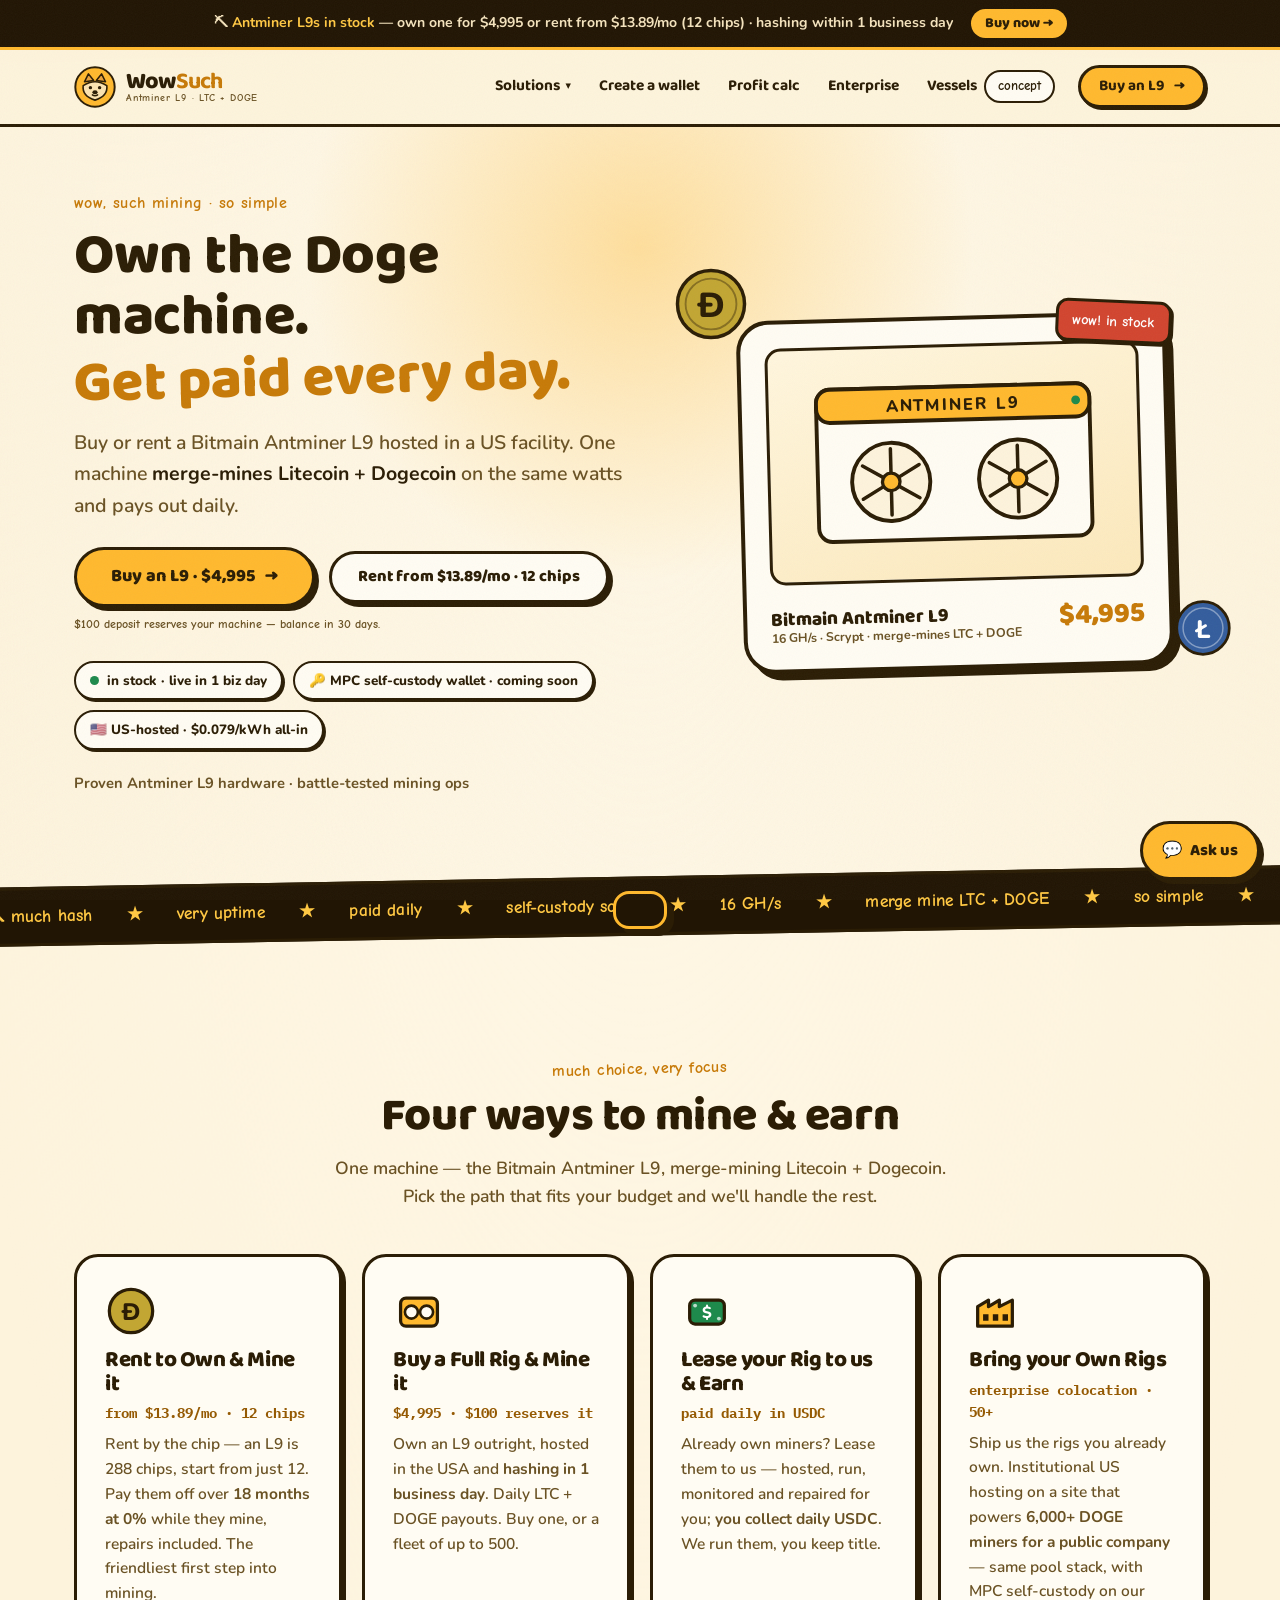
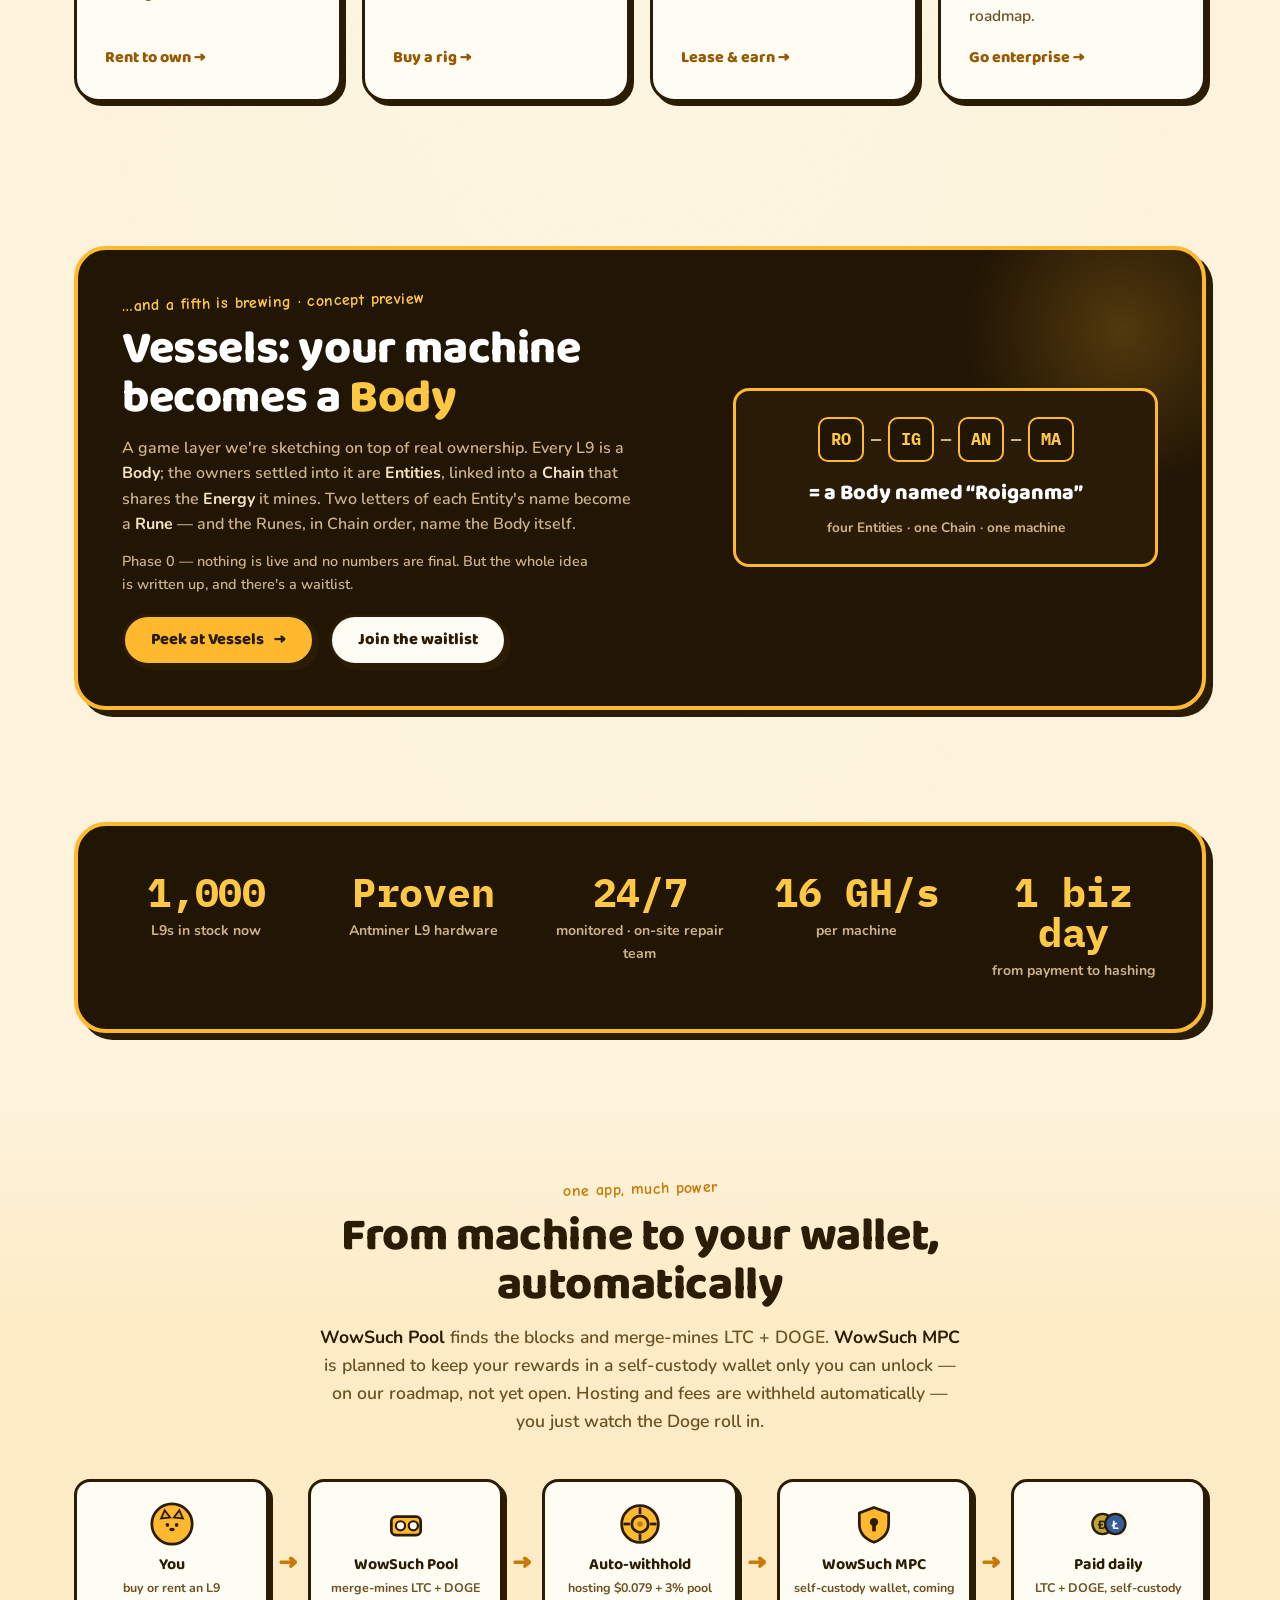
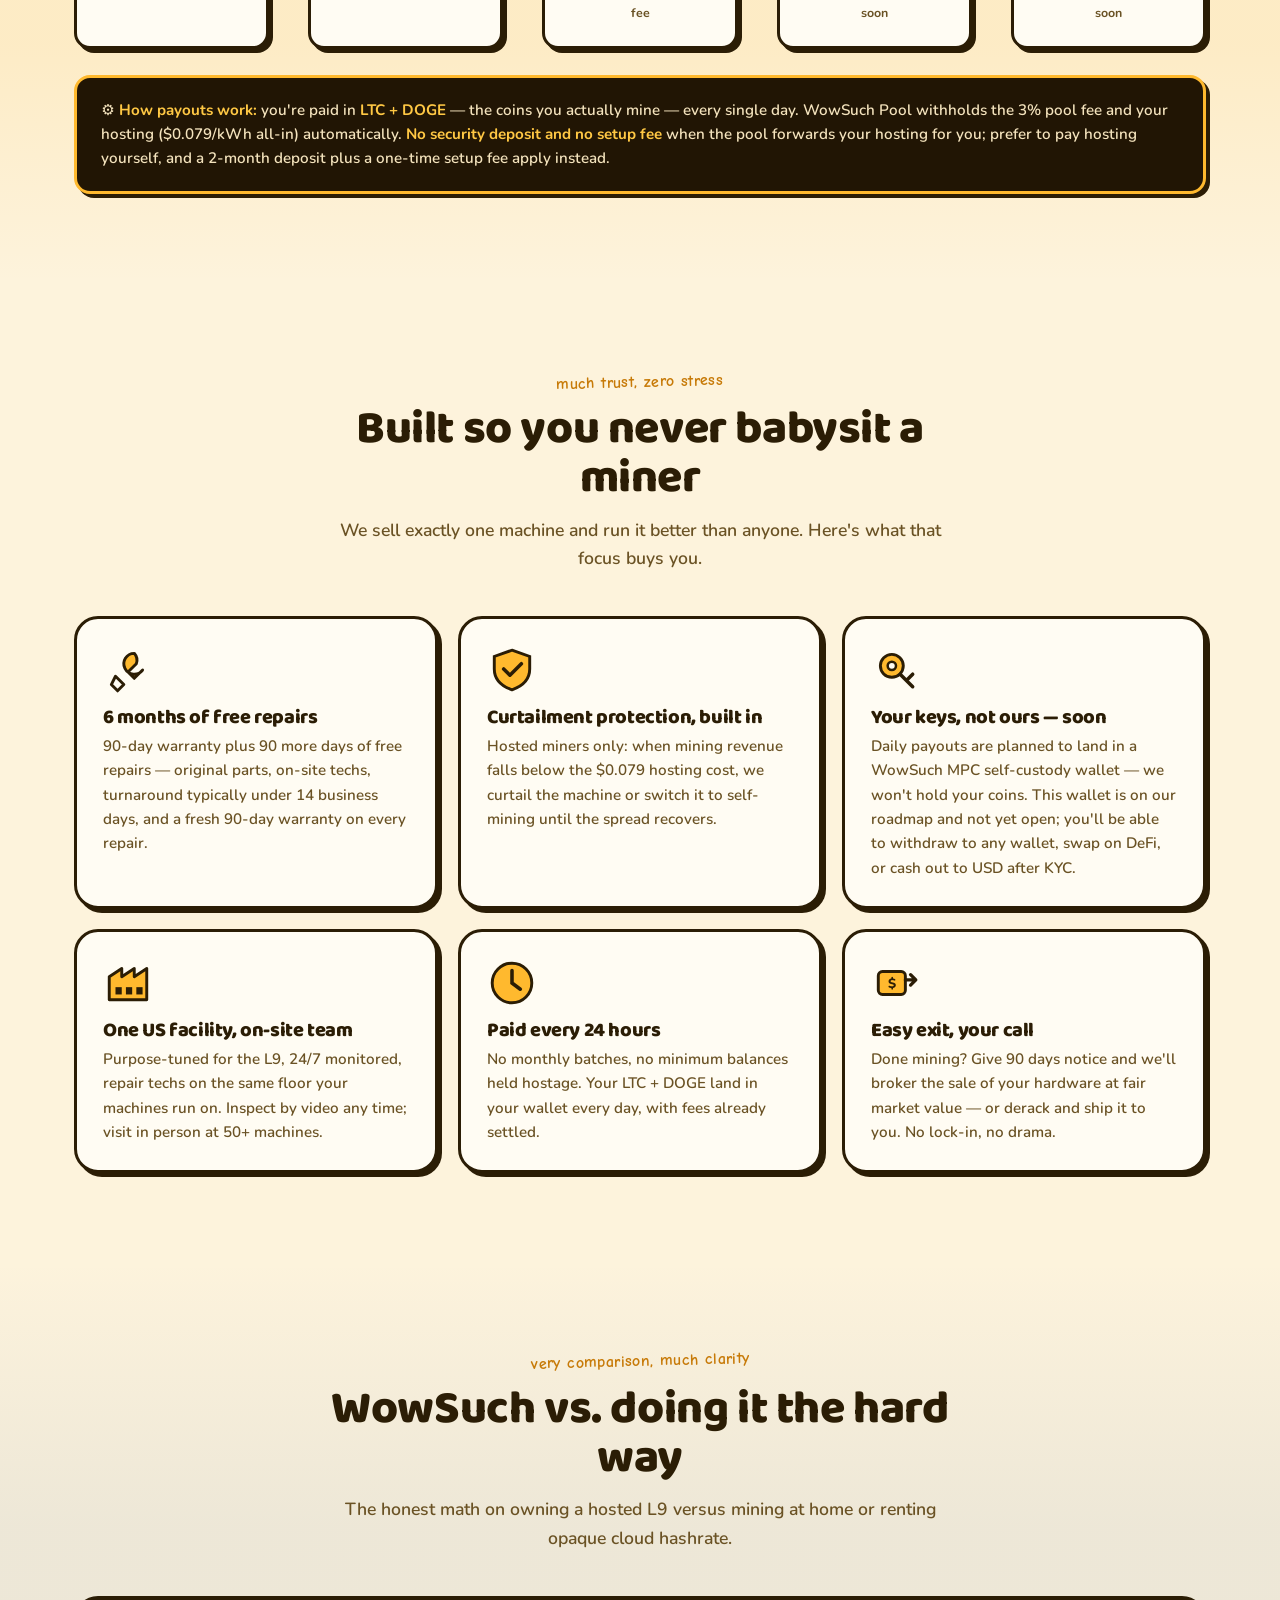
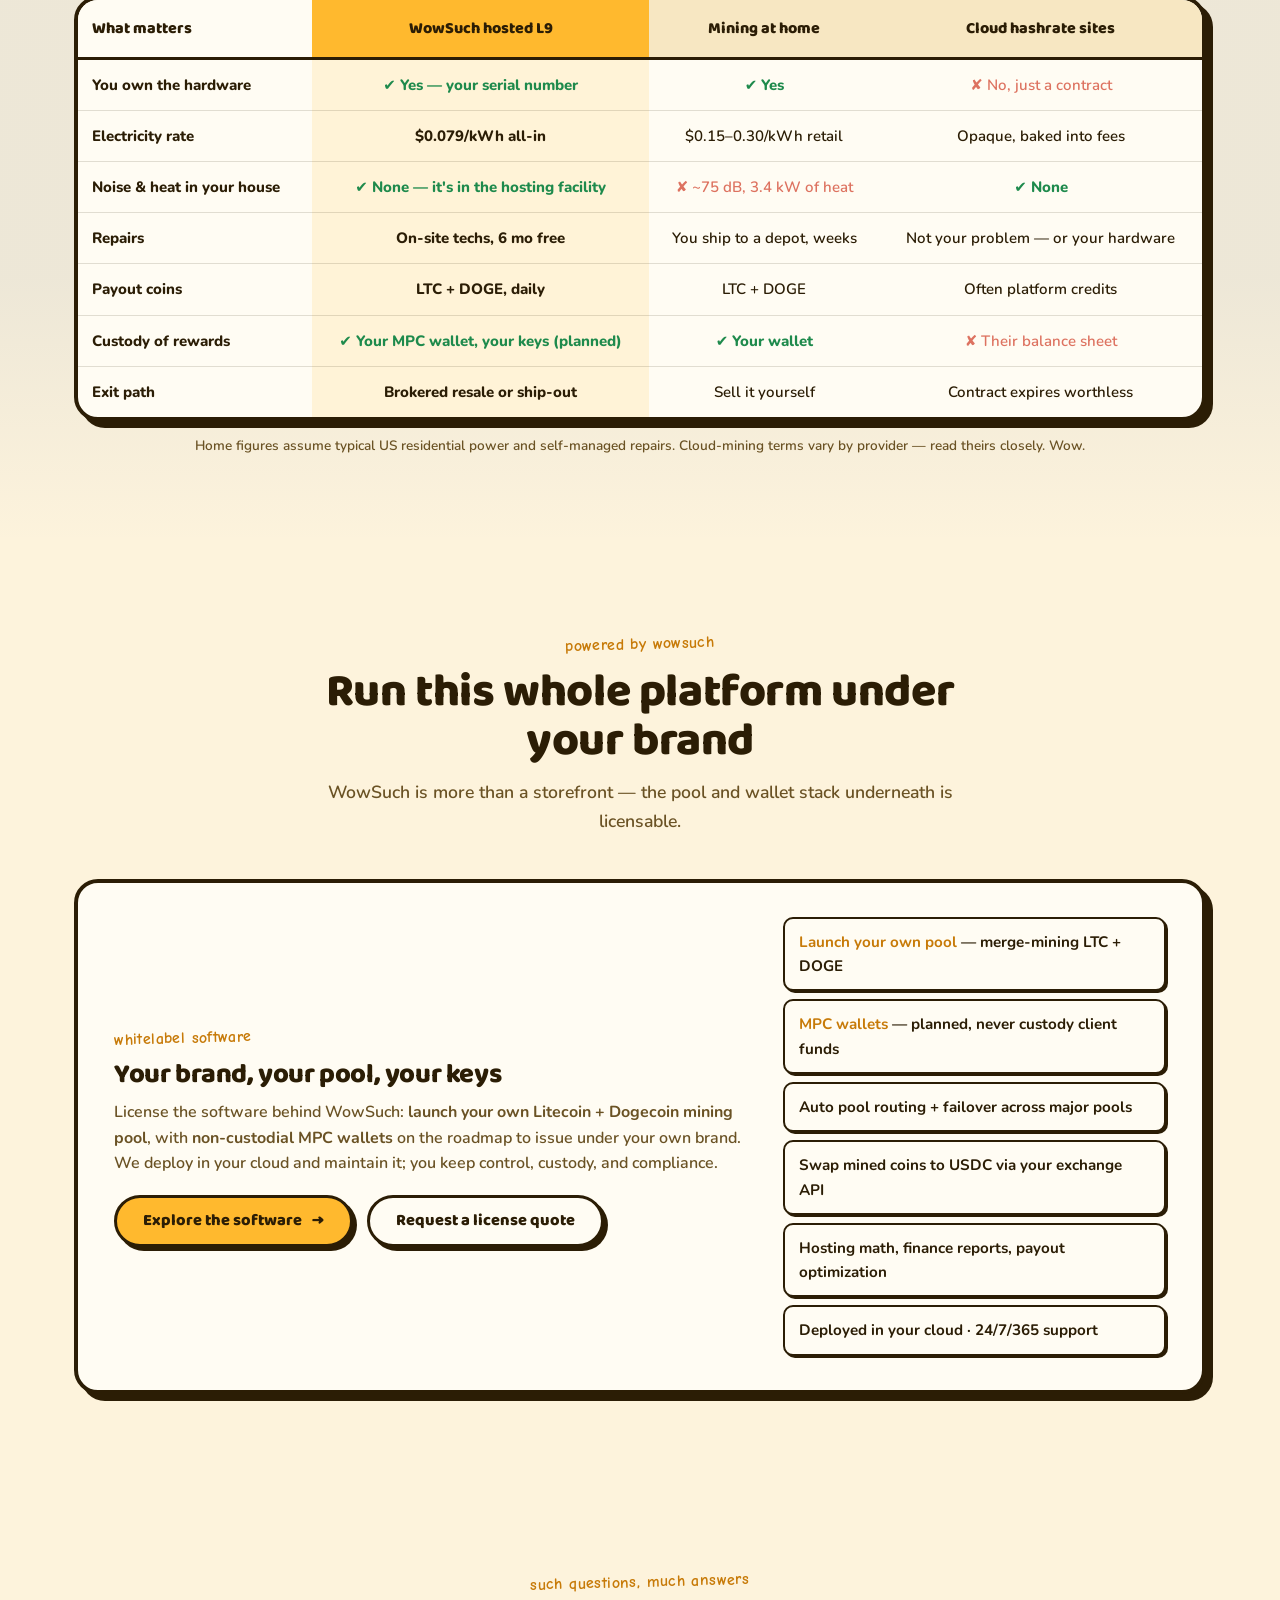
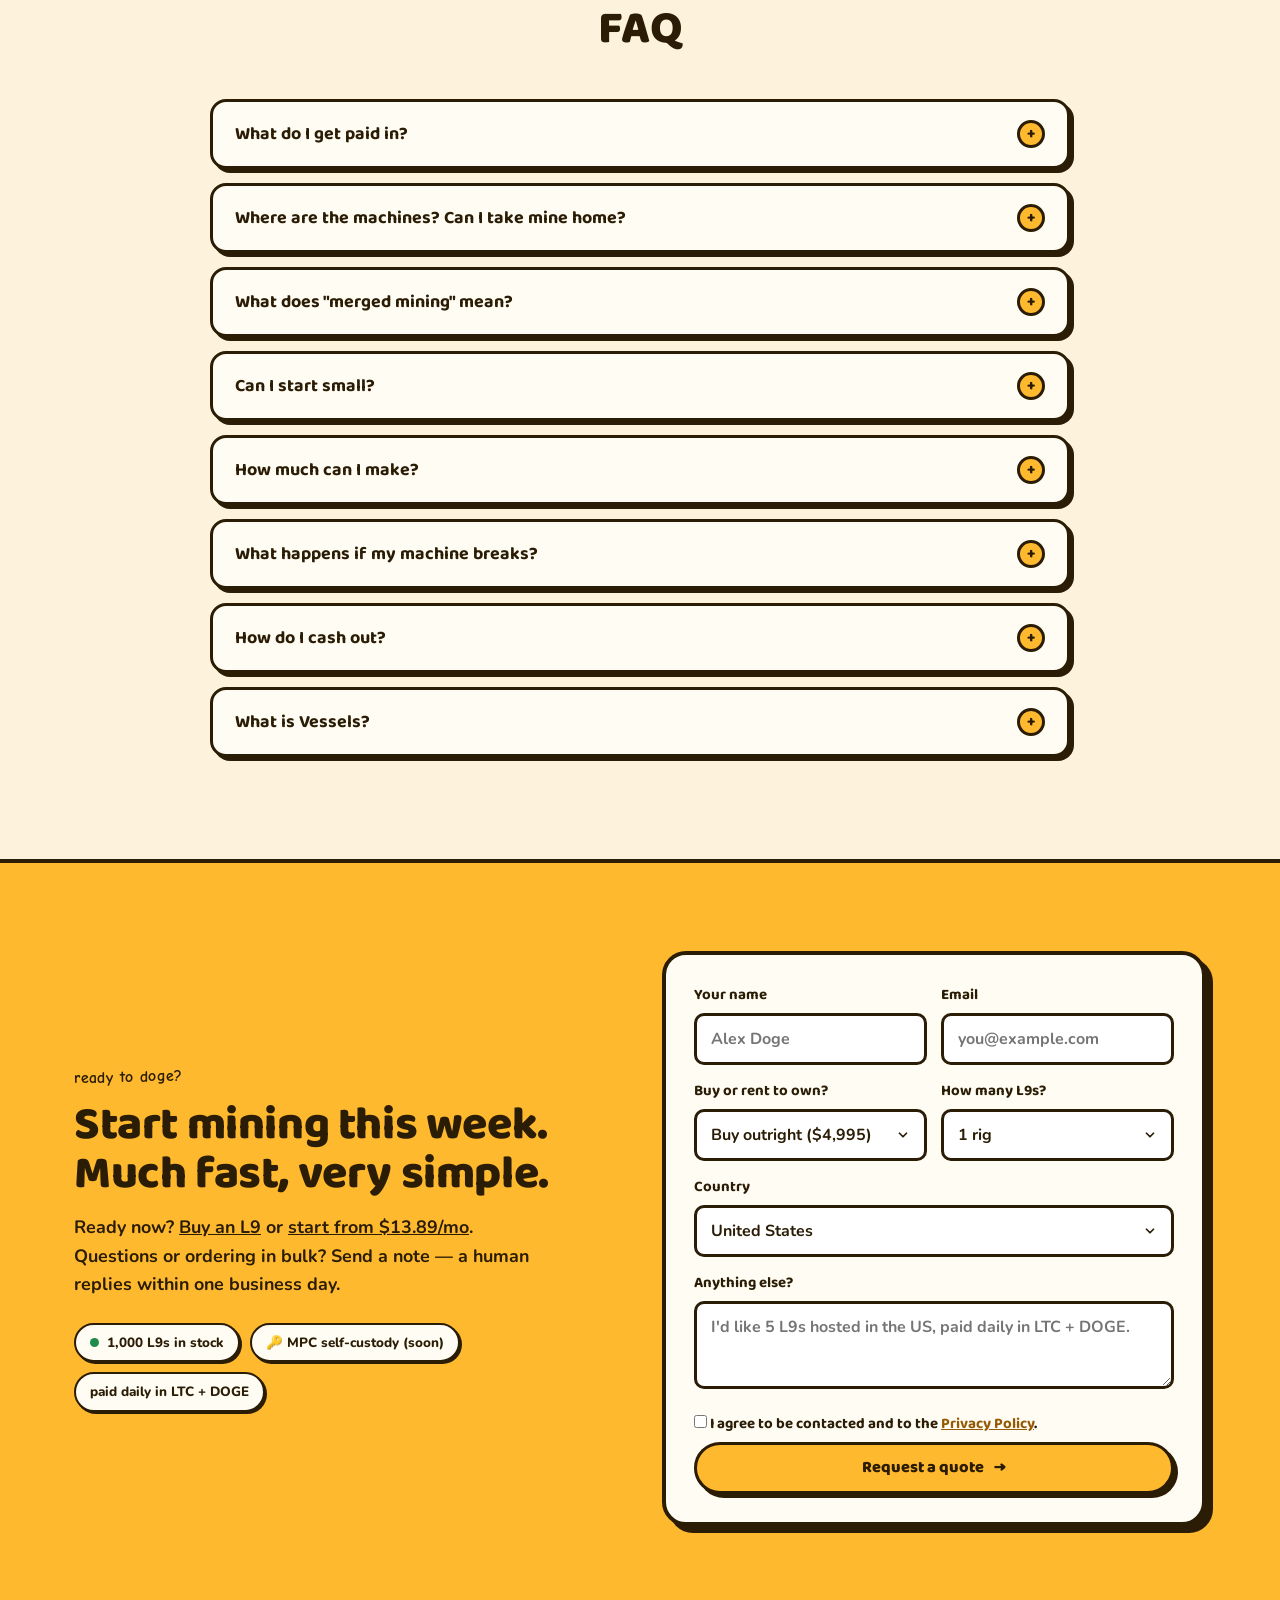
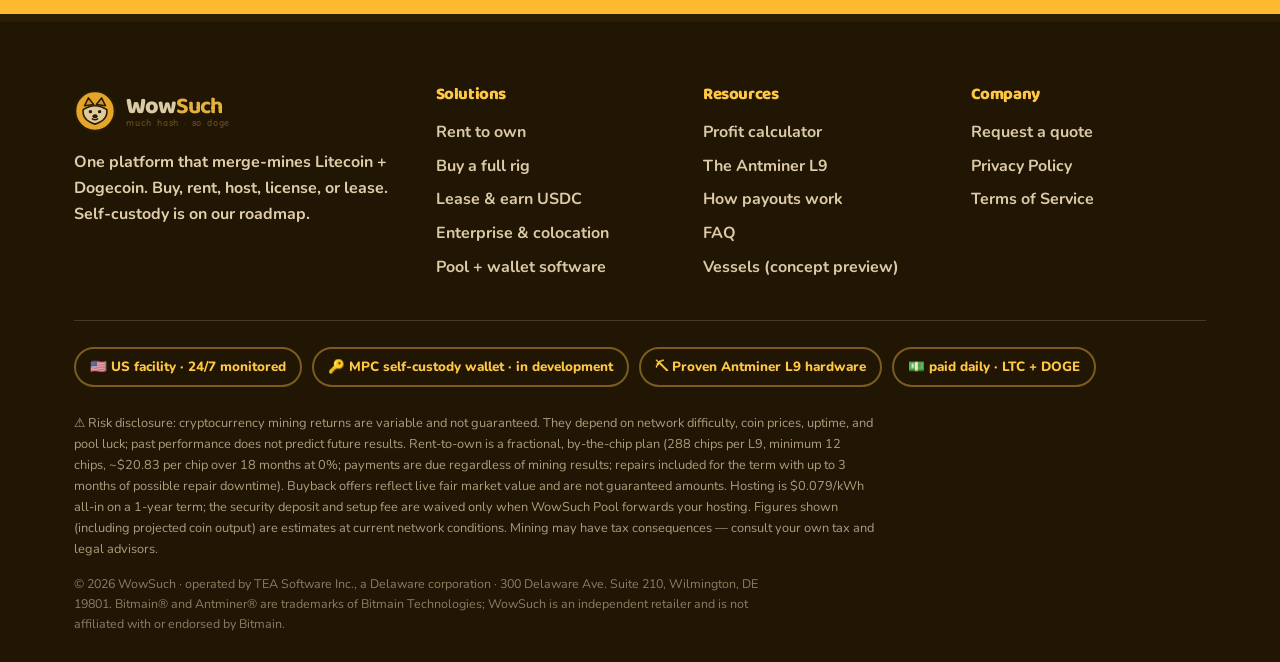
<file: index.html>
<!doctype html>
<html lang="en">
<head>
<meta charset="utf-8">
<meta name="viewport" content="width=device-width, initial-scale=1">
<title>WowSuch · Dogecoin Mining Made Simple — Buy, Rent or Host an Antminer L9</title>
<meta name="description" content="Buy or rent a US-hosted Antminer L9 that merge-mines Litecoin + Dogecoin and pays you daily. A self-custody MPC wallet for payouts is on our roadmap. From $13.89/mo or $4,995 outright. Live in 1 business day.">
<link rel="canonical" href="https://wowsuch.example/index.html">
<meta name="theme-color" content="#FFB92E">
<meta property="og:type" content="website">
<meta property="og:site_name" content="WowSuch">
<meta property="og:title" content="WowSuch · Dogecoin mining made simple">
<meta property="og:description" content="Own the Doge machine, get paid daily. US-hosted Antminer L9s, merge-mining LTC + DOGE.">
<meta property="og:url" content="https://wowsuch.example/index.html">
<meta name="twitter:card" content="summary">
<meta name="twitter:title" content="WowSuch · Dogecoin mining made simple">
<meta name="twitter:description" content="US-hosted Antminer L9s, merge-mining LTC + DOGE, paid daily.">
<link rel="icon" type="image/svg+xml" href="assets/img/favicon.svg">
<link rel="preconnect" href="https://fonts.googleapis.com">
<link rel="preconnect" href="https://fonts.gstatic.com" crossorigin>
<link href="https://fonts.googleapis.com/css2?family=Baloo+2:wght@500;600;700;800&family=Comic+Neue:wght@700&family=IBM+Plex+Mono:wght@500;600;700&family=Nunito:wght@400;600;700;800&display=swap" rel="stylesheet">
<link rel="stylesheet" href="assets/css/base.css">
<link rel="stylesheet" href="assets/css/components.css">
<script type="application/ld+json">
{"@context":"https://schema.org","@type":"Organization","name":"WowSuch","legalName":"TEA Software Inc.","url":"https://wowsuch.example/","description":"US-hosted Dogecoin and Litecoin mining: buy or rent-to-own Antminer L9s, enterprise colocation, whitelabel pool software, and equipment leasing.","slogan":"Wow, such mining. So simple."}
</script>
<script type="application/ld+json">
{"@context":"https://schema.org","@type":"FAQPage","mainEntity":[
{"@type":"Question","name":"What do I get paid in?","acceptedAnswer":{"@type":"Answer","text":"You are paid daily in LTC and DOGE — the coins you actually mine. A self-custody WowSuch MPC wallet for these payouts is on our roadmap. The 3% pool fee and hosting are withheld automatically before payout."}},
{"@type":"Question","name":"Where are the machines?","acceptedAnswer":{"@type":"Answer","text":"Every L9 is hosted in the United States facility we use, 24/7 monitored, with the repair team on the same floor. Your machine is hashing within one business day of payment."}},
{"@type":"Question","name":"What does merged mining mean?","acceptedAnswer":{"@type":"Answer","text":"Litecoin and Dogecoin share the Scrypt algorithm, so one Antminer L9 mines both networks at the same time on the same electricity, earning rewards from both chains at once."}},
{"@type":"Question","name":"Can I start small?","acceptedAnswer":{"@type":"Answer","text":"Yes. Rent to own by the chip: a single L9 is 288 chips, and you can start from 12 chips at about $13.89 per month, paying them off over 18 months at 0% while they mine."}}
]}
</script>
<style>
  /* ---- page-specific: home ---- */
  .hero-meme{position:absolute;font-family:var(--meme);font-weight:700;color:var(--amber);
    pointer-events:none;user-select:none;white-space:nowrap;z-index:2;font-size:1.05rem;
    text-shadow:1px 1px 0 rgba(255,255,255,.7);}
  .l9-art{background:linear-gradient(160deg,#FFF6DE,#FCE9BC);border:3px solid var(--ink);
    border-radius:var(--r-md);padding:18px;}
  .coin-d{--r:-6deg;top:-26px;left:-30px;}
  .coin-l{--r:5deg;bottom:36px;right:-26px;animation-delay:1.2s;}
  @media(max-width:640px){.coin-d{left:4px;top:-30px;width:56px;height:56px;}.coin-l{right:4px;bottom:-14px;}}
  .compare-note{font-weight:600;font-size:.85rem;color:var(--ink-soft);margin-top:14px;text-align:center;}
  .ent-list{list-style:none;padding:0;margin:0;display:flex;flex-direction:column;gap:8px;}
  .ent-list li{font-weight:700;background:var(--paper);border:2.5px solid var(--ink);
    border-radius:var(--r-sm);padding:11px 14px;box-shadow:var(--sh-1);font-size:.95rem;}
  .ent-list li b{color:var(--amber);}
  .wl-band{display:grid;grid-template-columns:1.25fr .75fr;gap:30px;align-items:center;
    background:var(--paper);border:4px solid var(--ink);border-radius:var(--r-lg);
    padding:34px 36px;box-shadow:var(--sh-3);}
  @media(max-width:900px){.wl-band{grid-template-columns:1fr;}}
  .contact-grid{display:grid;grid-template-columns:1fr 1fr;gap:44px;align-items:center;}
  @media(max-width:900px){.contact-grid{grid-template-columns:1fr;}}
  .cta-final{background:var(--gold);border-top:4px solid var(--ink);border-bottom:4px solid var(--ink);}
  .cta-final .eyebrow{color:var(--ink);}
  .vessels-band{background:var(--night);color:var(--cream-on-dark);border:4px solid var(--gold);
    border-radius:var(--r-xl);box-shadow:var(--sh-3);padding:40px 44px;position:relative;overflow:hidden;
    display:grid;grid-template-columns:1.15fr .85fr;gap:36px;align-items:center;}
  .vessels-band::before{content:"";position:absolute;right:-80px;top:-80px;width:320px;height:320px;
    background:radial-gradient(circle,rgba(255,185,46,.22),transparent 70%);}
  .vessels-band .eyebrow{color:var(--gold-on-dark);}
  .vessels-band h2{color:#fff;}
  .vessels-band h2 .pop{color:var(--gold-on-dark);}
  .vessels-band p{color:var(--soft-on-dark);font-weight:600;margin-top:12px;max-width:52ch;}
  .vessels-band p b{color:var(--cream-on-dark);}
  .vb-chain{position:relative;background:#2A1B06;border:3px solid var(--gold);border-radius:var(--r-md);
    padding:26px 22px;text-align:center;}
  .vb-runes{display:flex;justify-content:center;align-items:center;gap:7px;flex-wrap:wrap;}
  .vb-runes span{font-family:var(--mono);font-weight:700;font-size:1.05rem;color:var(--gold-on-dark);
    background:var(--night);border:2px solid var(--gold);border-radius:var(--r-sm);padding:7px 11px;}
  .vb-runes .lnk{background:none;border:0;padding:0;color:var(--soft-on-dark);}
  .vb-name{font-family:var(--display);font-weight:800;font-size:1.35rem;color:#fff;margin-top:14px;}
  .vb-cap{font-weight:700;font-size:.85rem;color:var(--soft-on-dark);margin-top:6px;}
  @media(max-width:900px){.vessels-band{grid-template-columns:1fr;padding:32px 26px;}}
</style>
</head>
<body class="has-mobile-cta">
<a class="skip-link" href="#top">Skip to content</a>

<div class="topbar"><span>⛏ <b>Antminer L9s in stock</b> — own one for $4,995 or rent from $13.89/mo (12 chips) · hashing within 1 business day</span><a class="tb-btn" href="buy.html">Buy now →</a></div>

<header class="nav"><div class="wrap nav-inner">
  <a class="brand" href="index.html" aria-label="WowSuch home">
    <svg class="mark" viewBox="0 0 64 64" aria-hidden="true">
      <circle cx="32" cy="32" r="30" fill="#FFB92E" stroke="#2B1D05" stroke-width="3"/>
      <path d="M16 24 L22 12 L30 22 Z" fill="#E9A23B" stroke="#2B1D05" stroke-width="2.4" stroke-linejoin="round"/>
      <path d="M48 24 L42 12 L34 22 Z" fill="#E9A23B" stroke="#2B1D05" stroke-width="2.4" stroke-linejoin="round"/>
      <path d="M14 30 Q32 18 50 30 Q52 46 32 52 Q12 46 14 30 Z" fill="#FBE3B0" stroke="#2B1D05" stroke-width="2.4"/>
      <circle cx="25" cy="33" r="2.6" fill="#2B1D05"/><circle cx="39" cy="33" r="2.6" fill="#2B1D05"/>
      <ellipse cx="32" cy="40" rx="4" ry="3" fill="#2B1D05"/>
      <path d="M28 44 Q32 47 36 44" fill="none" stroke="#2B1D05" stroke-width="2.2" stroke-linecap="round"/>
    </svg>
    <span class="name">Wow<b>Such</b><small>Antminer L9 · LTC + DOGE</small></span>
  </a>
  <nav class="links" id="navlinks" aria-label="Main">
    <span class="has-drop"><a class="drop-toggle">Solutions <span class="caret">▾</span></a>
      <span class="drop-menu">
        <a href="rent-to-own.html">Rent to Own &amp; Mine it<small>by the chip · from $13.89/mo · 12 chips</small></a>
        <a href="buy.html">Buy a Full Rig &amp; Mine it<small>own an L9 outright · $4,995</small></a>
        <a href="lease.html">Lease your Rig to us &amp; Earn<small>we run it, you get paid USDC</small></a>
        <a href="enterprise.html">Bring your Own Rigs<small>enterprise colocation · 50+</small></a>
        <a href="whitelabel.html">Pool + Wallet Software<small>launch your own pool + MPC</small></a>
      </span>
    </span>
    <a href="wallet.html">Create a wallet</a>
    <a href="buy.html#calc">Profit calc</a>
    <a href="enterprise.html">Enterprise</a>
    <a href="vessels.html">Vessels <span class="chip" style="margin-left:4px">concept</span></a>
    <a class="btn sm nav-cta" href="buy.html">Buy an L9 <span class="arrow">→</span></a>
  </nav>
  <button class="burger" id="burger" aria-label="Menu"><span></span></button>
</div></header>

<main id="top">

<!-- ============ HERO ============ -->
<section class="hero" id="hero"><div class="wrap hero-grid">
  <div class="hero-copy">
    <span class="eyebrow reveal">wow, such mining · so simple</span>
    <h1 class="reveal" style="transition-delay:.05s">Own the Doge machine.<br><span class="pop">Get paid every day.</span></h1>
    <p class="sub reveal" style="transition-delay:.12s">Buy or rent a Bitmain Antminer L9 hosted in a US facility. One machine <b>merge-mines Litecoin + Dogecoin</b> on the same watts and pays out daily.</p>
    <div class="hero-ctas reveal" style="transition-delay:.18s">
      <a class="btn lg" href="buy.html">Buy an L9 · $4,995 <span class="arrow">→</span></a>
      <a class="btn alt" href="rent-to-own.html">Rent from $13.89/mo · 12 chips</a>
    </div>
    <p class="btn-sub reveal" style="transition-delay:.2s;color:var(--ink-soft);font-weight:700">$100 deposit reserves your machine — balance in 30 days.</p>
    <div class="hero-badges reveal" style="transition-delay:.24s">
      <span class="pill"><span class="dot"></span> in stock · live in 1 biz day</span>
      <span class="pill">🔑 MPC self-custody wallet · coming soon</span>
      <span class="pill">🇺🇸 US-hosted · $0.079/kWh all-in</span>
    </div>
    <div class="hero-proof reveal" style="transition-delay:.3s">
      <span>Proven Antminer L9 hardware · battle-tested mining ops</span>
    </div>
  </div>
  <div class="hero-stage reveal" style="transition-delay:.1s">
    <div class="rig-card">
      <span class="tag">wow! in stock</span>
      <div class="l9-art">
        <svg viewBox="0 0 340 200" role="img" aria-label="Bitmain Antminer L9 mining machine">
          <rect x="30" y="22" width="280" height="156" rx="14" fill="#FFFCF3" stroke="#2B1D05" stroke-width="4"/>
          <rect x="30" y="22" width="280" height="34" rx="14" fill="#FFB92E" stroke="#2B1D05" stroke-width="4"/>
          <text x="170" y="46" text-anchor="middle" font-family="Baloo 2,sans-serif" font-weight="800" font-size="17" fill="#2B1D05" letter-spacing="2">ANTMINER L9</text>
          <circle cx="105" cy="118" r="40" fill="#FDF3DC" stroke="#2B1D05" stroke-width="4"/>
          <g class="fan" stroke="#2B1D05" stroke-width="3.6" stroke-linecap="round">
            <path d="M105 84 L105 118"/><path d="M105 118 L134 135"/><path d="M105 118 L76 135"/>
            <path d="M105 118 L134 101"/><path d="M105 118 L76 101"/><path d="M105 118 L105 152"/>
          </g>
          <circle cx="105" cy="118" r="9" fill="#FFB92E" stroke="#2B1D05" stroke-width="3.4"/>
          <circle cx="235" cy="118" r="40" fill="#FDF3DC" stroke="#2B1D05" stroke-width="4"/>
          <g class="fan fan-b" stroke="#2B1D05" stroke-width="3.6" stroke-linecap="round">
            <path d="M235 84 L235 118"/><path d="M235 118 L264 135"/><path d="M235 118 L206 135"/>
            <path d="M235 118 L264 101"/><path d="M235 118 L206 101"/><path d="M235 118 L235 152"/>
          </g>
          <circle cx="235" cy="118" r="9" fill="#FFB92E" stroke="#2B1D05" stroke-width="3.4"/>
          <circle cx="296" cy="39" r="4.5" fill="#1E8A4C"/>
        </svg>
      </div>
      <div class="cap">
        <div class="nm">Bitmain Antminer L9<small>16 GH/s · Scrypt · merge-mines LTC + DOGE</small></div>
        <div class="pr">$4,995</div>
      </div>
    </div>
    <svg class="coin-orbit coin-d float" width="74" height="74" viewBox="0 0 64 64" aria-hidden="true">
      <circle cx="32" cy="32" r="29" fill="#C2A633" stroke="#2B1D05" stroke-width="3"/>
      <circle cx="32" cy="32" r="22" fill="none" stroke="#2B1D05" stroke-width="1.6" opacity=".4"/>
      <text x="32" y="43" text-anchor="middle" font-family="Baloo 2,sans-serif" font-weight="800" font-size="30" fill="#2B1D05">Ð</text>
    </svg>
    <svg class="coin-orbit coin-l float slow" width="58" height="58" viewBox="0 0 64 64" aria-hidden="true">
      <circle cx="32" cy="32" r="29" fill="#345D9D" stroke="#2B1D05" stroke-width="3"/>
      <circle cx="32" cy="32" r="22" fill="none" stroke="#fff" stroke-width="1.6" opacity=".4"/>
      <text x="32" y="43" text-anchor="middle" font-family="Baloo 2,sans-serif" font-weight="800" font-size="28" fill="#fff">Ł</text>
    </svg>
  </div>
</div></section>

<div class="marquee" aria-hidden="true"><div class="track"><span>
  <span>⛏ much hash</span><span>★</span><span>very uptime</span><span>★</span><span>paid daily</span><span>★</span><span>self-custody soon</span><span>★</span><span>16 GH/s</span><span>★</span><span>merge mine LTC + DOGE</span><span>★</span><span>so simple</span><span>★</span><span>wow</span><span>★</span>
  <span>⛏ much hash</span><span>★</span><span>very uptime</span><span>★</span><span>paid daily</span><span>★</span><span>self-custody soon</span><span>★</span><span>16 GH/s</span><span>★</span><span>merge mine LTC + DOGE</span><span>★</span><span>so simple</span><span>★</span><span>wow</span><span>★</span>
</span></div></div>

<!-- ============ SOLUTIONS ============ -->
<section id="solutions"><div class="wrap">
  <div class="sec-head center reveal"><span class="eyebrow">much choice, very focus</span>
    <h2>Four ways to mine &amp; earn</h2>
    <p>One machine — the Bitmain Antminer L9, merge-mining Litecoin + Dogecoin. Pick the path that fits your budget and we'll handle the rest.</p>
  </div>
  <div class="sol-grid">
    <a class="sol-card reveal" href="rent-to-own.html">
      <svg class="s-ico" viewBox="0 0 48 48" aria-hidden="true"><circle cx="24" cy="24" r="20" fill="#C2A633" stroke="#2B1D05" stroke-width="3"/><text x="24" y="32" text-anchor="middle" font-family="Baloo 2,sans-serif" font-weight="800" font-size="22" fill="#2B1D05">Ð</text></svg>
      <h3>Rent to Own &amp; Mine it</h3>
      <span class="s-from">from $13.89/mo · 12 chips</span>
      <p>Rent by the chip — an L9 is 288 chips, start from just 12. Pay them off over <b>18 months at 0%</b> while they mine, repairs included. The friendliest first step into mining.</p>
      <span class="s-go">Rent to own →</span>
    </a>
    <a class="sol-card reveal" href="buy.html" style="transition-delay:.06s">
      <svg class="s-ico" viewBox="0 0 48 48" aria-hidden="true"><rect x="7" y="12" width="34" height="26" rx="5" fill="#FFB92E" stroke="#2B1D05" stroke-width="3"/><circle cx="17" cy="25" r="6" fill="#FFFCF3" stroke="#2B1D05" stroke-width="2.4"/><circle cx="31" cy="25" r="6" fill="#FFFCF3" stroke="#2B1D05" stroke-width="2.4"/></svg>
      <h3>Buy a Full Rig &amp; Mine it</h3>
      <span class="s-from">$4,995 · $100 reserves it</span>
      <p>Own an L9 outright, hosted in the USA and <b>hashing in 1 business day</b>. Daily LTC + DOGE payouts. Buy one, or a fleet of up to 500.</p>
      <span class="s-go">Buy a rig →</span>
    </a>
    <a class="sol-card reveal" href="lease.html" style="transition-delay:.12s">
      <svg class="s-ico" viewBox="0 0 48 48" aria-hidden="true"><rect x="8" y="14" width="32" height="22" rx="5" fill="#1E8A4C" stroke="#2B1D05" stroke-width="3"/><text x="24" y="30" text-anchor="middle" font-family="Baloo 2,sans-serif" font-weight="800" font-size="15" fill="#fff">$</text><circle cx="13" cy="19" r="1.8" fill="#fff" opacity=".7"/><circle cx="35" cy="31" r="1.8" fill="#fff" opacity=".7"/></svg>
      <h3>Lease your Rig to us &amp; Earn</h3>
      <span class="s-from">paid daily in USDC</span>
      <p>Already own miners? Lease them to us — hosted, run, monitored and repaired for you; <b>you collect daily USDC</b>. We run them, you keep title.</p>
      <span class="s-go">Lease &amp; earn →</span>
    </a>
    <a class="sol-card reveal" href="enterprise.html" style="transition-delay:.18s">
      <svg class="s-ico" viewBox="0 0 48 48" aria-hidden="true"><path d="M8 38 V20 L18 14 V20 L28 14 V20 L40 14 V38 Z" fill="#FFB92E" stroke="#2B1D05" stroke-width="3" stroke-linejoin="round"/><rect x="13" y="27" width="5" height="6" fill="#2B1D05"/><rect x="22" y="27" width="5" height="6" fill="#2B1D05"/><rect x="31" y="27" width="5" height="6" fill="#2B1D05"/></svg>
      <h3>Bring your Own Rigs</h3>
      <span class="s-from">enterprise colocation · 50+</span>
      <p>Ship us the rigs you already own. Institutional US hosting on a site that powers <b>6,000+ DOGE miners for a public company</b> — same pool stack, with MPC self-custody on our roadmap.</p>
      <span class="s-go">Go enterprise →</span>
    </a>
  </div>
</div></section>

<!-- ============ VESSELS (concept) ============ -->
<section class="tight" id="vessels"><div class="wrap">
  <div class="vessels-band reveal">
    <div>
      <span class="eyebrow">…and a fifth is brewing · concept preview</span>
      <h2>Vessels: your machine becomes a <span class="pop">Body</span></h2>
      <p>A game layer we're sketching on top of real ownership. Every L9 is a <b>Body</b>; the owners settled into it are <b>Entities</b>, linked into a <b>Chain</b> that shares the <b>Energy</b> it mines. Two letters of each Entity's name become a <b>Rune</b> — and the Runes, in Chain order, name the Body itself.</p>
      <p style="font-size:.9rem">Phase 0 — nothing is live and no numbers are final. But the whole idea is written up, and there's a waitlist.</p>
      <div class="hero-ctas" style="margin-top:18px">
        <a class="btn" href="vessels.html">Peek at Vessels <span class="arrow">→</span></a>
        <a class="btn alt" href="vessels.html#waitlist">Join the waitlist</a>
      </div>
    </div>
    <div class="vb-chain" aria-hidden="true">
      <div class="vb-runes"><span>RO</span><span class="lnk">—</span><span>IG</span><span class="lnk">—</span><span>AN</span><span class="lnk">—</span><span>MA</span></div>
      <div class="vb-name">= a Body named “Roiganma”</div>
      <div class="vb-cap">four Entities · one Chain · one machine</div>
    </div>
  </div>
</div></section>

<!-- ============ NUMBERS ============ -->
<section class="tight" id="numbers"><div class="wrap">
  <div class="stats-band reveal">
    <div class="stats-grid">
      <div class="stat"><div class="num"><span class="count" data-target="1000">1,000</span></div><div class="lab">L9s in stock now</div></div>
      <div class="stat"><div class="num">Proven</div><div class="lab">Antminer L9 hardware</div></div>
      <div class="stat"><div class="num">24/7</div><div class="lab">monitored · on-site repair team</div></div>
      <div class="stat"><div class="num"><span class="count" data-target="16">16</span> GH/s</div><div class="lab">per machine</div></div>
      <div class="stat"><div class="num"><span class="count" data-target="1">1</span> biz day</div><div class="lab">from payment to hashing</div></div>
    </div>
  </div>
</div></section>

<!-- ============ HOW IT WORKS ============ -->
<section id="how" class="band-alt"><div class="wrap">
  <div class="sec-head center reveal"><span class="eyebrow">one app, much power</span>
    <h2>From machine to your wallet, automatically</h2>
    <p><b>WowSuch Pool</b> finds the blocks and merge-mines LTC + DOGE. <b>WowSuch MPC</b> is planned to keep your rewards in a self-custody wallet only you can unlock — on our roadmap, not yet open. Hosting and fees are withheld automatically — you just watch the Doge roll in.</p>
  </div>
  <div class="flow reveal">
    <div class="node">
      <svg class="ic" viewBox="0 0 48 48" aria-hidden="true"><circle cx="24" cy="24" r="22" fill="#FFB92E" stroke="#2B1D05" stroke-width="3"/><path d="M12 18 L16 9 L22 17 Z" fill="#E9A23B" stroke="#2B1D05" stroke-width="2"/><path d="M36 18 L32 9 L26 17 Z" fill="#E9A23B" stroke="#2B1D05" stroke-width="2"/><circle cx="19" cy="25" r="2" fill="#2B1D05"/><circle cx="29" cy="25" r="2" fill="#2B1D05"/><ellipse cx="24" cy="30" rx="3" ry="2" fill="#2B1D05"/></svg>
      <b>You</b><small>buy or rent an L9</small>
    </div>
    <div class="arw" aria-hidden="true">→</div>
    <div class="node">
      <svg class="ic" viewBox="0 0 48 48" aria-hidden="true"><rect x="8" y="16" width="32" height="20" rx="5" fill="#FFB92E" stroke="#2B1D05" stroke-width="3"/><circle cx="18" cy="26" r="5" fill="#FFFCF3" stroke="#2B1D05" stroke-width="2.4"/><circle cx="32" cy="26" r="5" fill="#FFFCF3" stroke="#2B1D05" stroke-width="2.4"/></svg>
      <b>WowSuch Pool</b><small>merge-mines LTC + DOGE</small>
    </div>
    <div class="arw" aria-hidden="true">→</div>
    <div class="node">
      <svg class="ic" viewBox="0 0 48 48" aria-hidden="true"><circle cx="24" cy="24" r="20" fill="#FFB92E" stroke="#2B1D05" stroke-width="3"/><circle cx="24" cy="24" r="9" fill="none" stroke="#2B1D05" stroke-width="3"/><g stroke="#2B1D05" stroke-width="3"><line x1="24" y1="6" x2="24" y2="13"/><line x1="24" y1="35" x2="24" y2="42"/><line x1="6" y1="24" x2="13" y2="24"/><line x1="35" y1="24" x2="42" y2="24"/></g><circle cx="24" cy="24" r="3" fill="#C77A08"/></svg>
      <b>Auto-withhold</b><small>hosting $0.079 + 3% pool fee</small>
    </div>
    <div class="arw" aria-hidden="true">→</div>
    <div class="node">
      <svg class="ic" viewBox="0 0 48 48" aria-hidden="true"><path d="M24 6 L40 12 V24 Q40 38 24 44 Q8 38 8 24 V12 Z" fill="#FFB92E" stroke="#2B1D05" stroke-width="3"/><circle cx="24" cy="22" r="4.5" fill="#2B1D05"/><rect x="22" y="24" width="4" height="8" fill="#2B1D05"/></svg>
      <b>WowSuch MPC</b><small>self-custody wallet, coming soon</small>
    </div>
    <div class="arw" aria-hidden="true">→</div>
    <div class="node">
      <svg class="ic" viewBox="0 0 48 48" aria-hidden="true"><circle cx="18" cy="24" r="11" fill="#C2A633" stroke="#2B1D05" stroke-width="2.6"/><text x="18" y="29" text-anchor="middle" font-family="Baloo 2,sans-serif" font-weight="800" font-size="13" fill="#2B1D05">Ð</text><circle cx="32" cy="24" r="11" fill="#345D9D" stroke="#2B1D05" stroke-width="2.6"/><text x="32" y="29" text-anchor="middle" font-family="Baloo 2,sans-serif" font-weight="800" font-size="13" fill="#fff">Ł</text></svg>
      <b>Paid daily</b><small>LTC + DOGE, self-custody soon</small>
    </div>
  </div>
  <p class="note-banner reveal">⚙ <b>How payouts work:</b> you're paid in <b>LTC + DOGE</b> — the coins you actually mine — every single day. WowSuch Pool withholds the 3% pool fee and your hosting ($0.079/kWh all-in) automatically. <b>No security deposit and no setup fee</b> when the pool forwards your hosting for you; prefer to pay hosting yourself, and a 2-month deposit plus a one-time setup fee apply instead.</p>
</div></section>

<!-- ============ TRUST ============ -->
<section id="why"><div class="wrap">
  <div class="sec-head center reveal"><span class="eyebrow">much trust, zero stress</span>
    <h2>Built so you never babysit a miner</h2>
    <p>We sell exactly one machine and run it better than anyone. Here's what that focus buys you.</p>
  </div>
  <div class="trust-grid">
    <div class="trust-card reveal">
      <svg class="ico" viewBox="0 0 48 48" aria-hidden="true"><path d="M30 8 a10 10 0 1 0 8 16 l-8 8 -6 -6 8 -8 a10 10 0 0 0 -2 -10z" fill="#FFB92E" stroke="#2B1D05" stroke-width="2.8" stroke-linejoin="round"/><path d="M12 30 L20 38 L14 44 L8 38 Z" fill="#FFFCF3" stroke="#2B1D05" stroke-width="2.8" stroke-linejoin="round"/></svg>
      <h3>6 months of free repairs</h3>
      <p>90-day warranty plus 90 more days of free repairs — original parts, on-site techs, turnaround typically under 14 business days, and a fresh 90-day warranty on every repair.</p>
    </div>
    <div class="trust-card reveal" style="transition-delay:.06s">
      <svg class="ico" viewBox="0 0 48 48" aria-hidden="true"><path d="M24 5 L41 11 V23 Q41 37 24 43 Q7 37 7 23 V11 Z" fill="#FFB92E" stroke="#2B1D05" stroke-width="2.8"/><path d="M16 23 L22 29 L33 18" fill="none" stroke="#2B1D05" stroke-width="3.4" stroke-linecap="round" stroke-linejoin="round"/></svg>
      <h3>Curtailment protection, built in</h3>
      <p>Hosted miners only: when mining revenue falls below the $0.079 hosting cost, we curtail the machine or switch it to self-mining until the spread recovers.</p>
    </div>
    <div class="trust-card reveal" style="transition-delay:.12s">
      <svg class="ico" viewBox="0 0 48 48" aria-hidden="true"><circle cx="20" cy="20" r="11" fill="#FFB92E" stroke="#2B1D05" stroke-width="2.8"/><circle cx="20" cy="20" r="4" fill="#FFFCF3" stroke="#2B1D05" stroke-width="2.4"/><path d="M28 28 L40 40 M34 34 L40 28" stroke="#2B1D05" stroke-width="3.4" stroke-linecap="round"/></svg>
      <h3>Your keys, not ours — soon</h3>
      <p>Daily payouts are planned to land in a WowSuch MPC self-custody wallet — we won't hold your coins. This wallet is on our roadmap and not yet open; you'll be able to withdraw to any wallet, swap on DeFi, or cash out to USD after KYC.</p>
    </div>
    <div class="trust-card reveal" style="transition-delay:.18s">
      <svg class="ico" viewBox="0 0 48 48" aria-hidden="true"><path d="M6 40 V18 L18 10 V18 L30 10 V18 L42 10 V40 Z" fill="#FFB92E" stroke="#2B1D05" stroke-width="2.8" stroke-linejoin="round"/><rect x="12" y="28" width="6" height="7" fill="#2B1D05"/><rect x="22" y="28" width="6" height="7" fill="#2B1D05"/><rect x="32" y="28" width="6" height="7" fill="#2B1D05"/></svg>
      <h3>One US facility, on-site team</h3>
      <p>Purpose-tuned for the L9, 24/7 monitored, repair techs on the same floor your machines run on. Inspect by video any time; visit in person at 50+ machines.</p>
    </div>
    <div class="trust-card reveal" style="transition-delay:.24s">
      <svg class="ico" viewBox="0 0 48 48" aria-hidden="true"><circle cx="24" cy="24" r="19" fill="#FFB92E" stroke="#2B1D05" stroke-width="2.8"/><path d="M24 12 V24 L32 30" fill="none" stroke="#2B1D05" stroke-width="3.4" stroke-linecap="round"/></svg>
      <h3>Paid every 24 hours</h3>
      <p>No monthly batches, no minimum balances held hostage. Your LTC + DOGE land in your wallet every day, with fees already settled.</p>
    </div>
    <div class="trust-card reveal" style="transition-delay:.3s">
      <svg class="ico" viewBox="0 0 48 48" aria-hidden="true"><rect x="7" y="13" width="26" height="22" rx="4" fill="#FFB92E" stroke="#2B1D05" stroke-width="2.8"/><path d="M33 21 H42 M38 16 L43 21 L38 26" stroke="#2B1D05" stroke-width="3.2" stroke-linecap="round" stroke-linejoin="round" fill="none"/><text x="20" y="29" text-anchor="middle" font-family="Baloo 2,sans-serif" font-weight="800" font-size="13" fill="#2B1D05">$</text></svg>
      <h3>Easy exit, your call</h3>
      <p>Done mining? Give 90 days notice and we'll broker the sale of your hardware at fair market value — or derack and ship it to you. No lock-in, no drama.</p>
    </div>
  </div>
</div></section>

<!-- ============ COMPARISON ============ -->
<section id="compare" class="band-cool"><div class="wrap">
  <div class="sec-head center reveal"><span class="eyebrow">very comparison, much clarity</span>
    <h2>WowSuch vs. doing it the hard way</h2>
    <p>The honest math on owning a hosted L9 versus mining at home or renting opaque cloud hashrate.</p>
  </div>
  <div class="compare reveal"><div class="compare-scroll">
    <table>
      <thead><tr>
        <th scope="col">What matters</th>
        <th scope="col" class="you">WowSuch hosted L9</th>
        <th scope="col">Mining at home</th>
        <th scope="col">Cloud hashrate sites</th>
      </tr></thead>
      <tbody>
        <tr><td>You own the hardware</td><td class="you"><span class="yes">✔ Yes — your serial number</span></td><td><span class="yes">✔ Yes</span></td><td><span class="no">✘ No, just a contract</span></td></tr>
        <tr><td>Electricity rate</td><td class="you">$0.079/kWh all-in</td><td>$0.15–0.30/kWh retail</td><td>Opaque, baked into fees</td></tr>
        <tr><td>Noise &amp; heat in your house</td><td class="you"><span class="yes">✔ None — it's in the hosting facility</span></td><td><span class="no">✘ ~75 dB, 3.4 kW of heat</span></td><td><span class="yes">✔ None</span></td></tr>
        <tr><td>Repairs</td><td class="you">On-site techs, 6 mo free</td><td>You ship to a depot, weeks</td><td>Not your problem — or your hardware</td></tr>
        <tr><td>Payout coins</td><td class="you">LTC + DOGE, daily</td><td>LTC + DOGE</td><td>Often platform credits</td></tr>
        <tr><td>Custody of rewards</td><td class="you"><span class="yes">✔ Your MPC wallet, your keys (planned)</span></td><td><span class="yes">✔ Your wallet</span></td><td><span class="no">✘ Their balance sheet</span></td></tr>
        <tr><td>Exit path</td><td class="you">Brokered resale or ship-out</td><td>Sell it yourself</td><td>Contract expires worthless</td></tr>
      </tbody>
    </table>
  </div></div>
  <p class="compare-note reveal">Home figures assume typical US residential power and self-managed repairs. Cloud-mining terms vary by provider — read theirs closely. Wow.</p>
</div></section>

<!-- ============ WHITELABEL ============ -->
<section id="powered"><div class="wrap">
  <div class="sec-head center reveal"><span class="eyebrow">powered by WowSuch</span>
    <h2>Run this whole platform under your brand</h2>
    <p>WowSuch is more than a storefront — the pool and wallet stack underneath is licensable.</p>
  </div>
  <div class="wl-band reveal">
    <div>
      <span class="eyebrow">whitelabel software</span>
      <h3 style="font-size:1.7rem">Your brand, your pool, your keys</h3>
      <p style="color:var(--ink-soft);font-weight:600;margin-top:10px">License the software behind WowSuch: <b>launch your own Litecoin + Dogecoin mining pool</b>, with <b>non-custodial MPC wallets</b> on the roadmap to issue under your own brand. We deploy in your cloud and maintain it; you keep control, custody, and compliance.</p>
      <div class="hero-ctas" style="margin-top:18px">
        <a class="btn" href="whitelabel.html">Explore the software <span class="arrow">→</span></a>
        <a class="btn alt" href="whitelabel.html#contact">Request a license quote</a>
      </div>
    </div>
    <ul class="ent-list">
      <li><b>Launch your own pool</b> — merge-mining LTC + DOGE</li>
      <li><b>MPC wallets</b> — planned, never custody client funds</li>
      <li>Auto pool routing + failover across major pools</li>
      <li>Swap mined coins to USDC via your exchange API</li>
      <li>Hosting math, finance reports, payout optimization</li>
      <li>Deployed in your cloud · 24/7/365 support</li>
    </ul>
  </div>
</div></section>

<!-- ============ FAQ ============ -->
<section id="faq"><div class="wrap">
  <div class="sec-head center reveal"><span class="eyebrow">such questions, much answers</span><h2>FAQ</h2></div>
  <div class="faq reveal">
    <div class="q"><button type="button">What do I get paid in? <span class="plus">+</span></button>
      <div class="ans"><p>Daily <b>LTC + DOGE</b> — the coins you actually mine. A self-custody WowSuch MPC wallet for these payouts is on our roadmap. The 3% pool fee and your hosting are withheld automatically before payout, so what lands is yours.</p></div></div>
    <div class="q"><button type="button">Where are the machines? Can I take mine home? <span class="plus">+</span></button>
      <div class="ans"><p>Every L9 runs in a US hosting facility and is hashing within one business day of payment. Inspect by video recording any time; serial-number proof comes with every full machine. Want it shipped later? 90 days notice, $25/machine derack fee plus shipping.</p></div></div>
    <div class="q"><button type="button">What does "merged mining" mean? <span class="plus">+</span></button>
      <div class="ans"><p>Litecoin and Dogecoin share the Scrypt algorithm, so one L9 secures both networks at once — same machine, same watts, two reward streams. Two coins, zero extra electricity.</p></div></div>
    <div class="q"><button type="button">Can I start small? <span class="plus">+</span></button>
      <div class="ans"><p>Yes — rent to own by the chip. An L9 is 288 chips; start from 12 chips at about $13.89/mo and pay them off over 18 months at 0% while they mine. Repairs included for the whole term.</p></div></div>
    <div class="q"><button type="button">How much can I make? <span class="plus">+</span></button>
      <div class="ans"><p>It depends on coin prices, network difficulty, and luck — anyone promising a fixed number is selling something. Use the <a href="buy.html#calc" style="text-decoration:underline;color:var(--amber)">profit calculator</a> to model it with live prices. And on hosted machines, if revenue dips below hosting cost, we curtail or switch to self-mining until the spread recovers.</p></div></div>
    <div class="q"><button type="button">What happens if my machine breaks? <span class="plus">+</span></button>
      <div class="ans"><p>The facility's techs fix it on-site — typically under 14 business days, free for the first 6 months (and the entire term on rent-to-own). Every repair carries its own fresh 90-day warranty.</p></div></div>
    <div class="q"><button type="button">How do I cash out? <span class="plus">+</span></button>
      <div class="ans"><p>Cashing out: withdraw LTC + DOGE to any wallet, cash out to USD after a one-time KYC, cross-chain swaps on DeFi via Thorchain, and spending via gift cards or a prepaid Visa are all planned and not live yet. Your coins, your call.</p></div></div>
    <div class="q"><button type="button">What is Vessels? <span class="plus">+</span></button>
      <div class="ans"><p>An early concept for a game layer on top of real ownership: every machine is a <b>Body</b>, its owners are <b>Entities</b> linked into a <b>Chain</b>, and the Chain shares the <b>Energy</b> it mines. It's Phase 0 — nothing is live yet and no numbers are final — but you can <a href="vessels.html" style="text-decoration:underline;color:var(--amber)">preview the whole idea</a> and join the waitlist.</p></div></div>
  </div>
</div></section>

<!-- ============ FINAL CTA ============ -->
<section class="cta-final" id="contact"><div class="wrap">
  <div class="contact-grid">
    <div class="reveal">
      <span class="eyebrow">ready to doge?</span>
      <h2>Start mining this week.<br>Much fast, very simple.</h2>
      <p style="font-weight:700;font-size:1.12rem;max-width:44ch;margin-top:14px">Ready now? <a href="buy.html" style="text-decoration:underline">Buy an L9</a> or <a href="rent-to-own.html" style="text-decoration:underline">start from $13.89/mo</a>. Questions or ordering in bulk? Send a note — a human replies within one business day.</p>
      <div class="hero-badges" style="margin-top:24px">
        <span class="pill"><span class="dot"></span> 1,000 L9s in stock</span>
        <span class="pill">🔑 MPC self-custody (soon)</span>
        <span class="pill">paid daily in LTC + DOGE</span>
      </div>
    </div>
    <form class="lead reveal" id="leadForm" style="transition-delay:.08s">
      <div class="ftwo">
        <div><label for="nm">Your name</label><input id="nm" required placeholder="Alex Doge" autocomplete="name"></div>
        <div><label for="em">Email</label><input id="em" type="email" required placeholder="you@example.com" autocomplete="email"></div>
      </div>
      <div class="ftwo">
        <div><label for="opt">Buy or rent to own?</label>
          <select id="opt"><option>Buy outright ($4,995)</option><option>Rent to own (by the chip)</option><option>Lease my rigs to you</option><option>Just exploring, wow</option></select></div>
        <div><label for="howmany">How many L9s?</label>
          <select id="howmany"><option>1 rig</option><option>2 to 9 rigs</option><option>10 to 49 rigs</option><option>50+ rigs (on-site eligible)</option><option>300+ rigs</option></select></div>
      </div>
      <label for="cty">Country</label>
      <select id="cty"><option>United States</option><option>Canada</option><option>United Kingdom</option><option>Germany</option><option>UAE</option><option>Australia</option><option>Other</option></select>
      <label for="msg">Anything else?</label>
      <textarea id="msg" placeholder="I'd like 5 L9s hosted in the US, paid daily in LTC + DOGE."></textarea>
      <label class="consent"><input type="checkbox" required> I agree to be contacted and to the <a href="privacy.html">Privacy&nbsp;Policy</a>.</label>
      <button class="btn block" type="submit">Request a quote <span class="arrow">→</span></button>
    </form>
  </div>
</div></section>

</main>

<!-- ============ FOOTER ============ -->
<footer><div class="wrap">
  <div class="foot-grid">
    <div>
      <a class="brand" href="index.html" aria-label="WowSuch home">
        <svg class="mark" viewBox="0 0 64 64" aria-hidden="true">
          <circle cx="32" cy="32" r="30" fill="#FFB92E" stroke="#2B1D05" stroke-width="3"/>
          <path d="M16 24 L22 12 L30 22 Z" fill="#E9A23B" stroke="#2B1D05" stroke-width="2.4" stroke-linejoin="round"/>
          <path d="M48 24 L42 12 L34 22 Z" fill="#E9A23B" stroke="#2B1D05" stroke-width="2.4" stroke-linejoin="round"/>
          <path d="M14 30 Q32 18 50 30 Q52 46 32 52 Q12 46 14 30 Z" fill="#FBE3B0" stroke="#2B1D05" stroke-width="2.4"/>
          <circle cx="25" cy="33" r="2.6" fill="#2B1D05"/><circle cx="39" cy="33" r="2.6" fill="#2B1D05"/>
          <ellipse cx="32" cy="40" rx="4" ry="3" fill="#2B1D05"/>
          <path d="M28 44 Q32 47 36 44" fill="none" stroke="#2B1D05" stroke-width="2.2" stroke-linecap="round"/>
        </svg>
        <span class="name">Wow<b>Such</b><small>much hash · so doge</small></span>
      </a>
      <p style="font-weight:700;margin-top:14px;max-width:36ch;opacity:.9">One platform that merge-mines Litecoin + Dogecoin. Buy, rent, host, license, or lease. Self-custody is on our roadmap.</p>
    </div>
    <div><h4>Solutions</h4>
      <a href="rent-to-own.html">Rent to own</a>
      <a href="buy.html">Buy a full rig</a>
      <a href="lease.html">Lease &amp; earn USDC</a>
      <a href="enterprise.html">Enterprise &amp; colocation</a>
      <a href="whitelabel.html">Pool + wallet software</a>
    </div>
    <div><h4>Resources</h4>
      <a href="buy.html#calc">Profit calculator</a>
      <a href="buy.html#machine">The Antminer L9</a>
      <a href="index.html#how">How payouts work</a>
      <a href="index.html#faq">FAQ</a>
      <a href="vessels.html">Vessels (concept preview)</a>
    </div>
    <div><h4>Company</h4>
      <a href="enterprise.html#contact">Request a quote</a>
      <a href="privacy.html">Privacy Policy</a>
      <a href="terms.html">Terms of Service</a>    </div>
  </div>
  <div class="foot-trust">
    <span class="t">🇺🇸 US facility · 24/7 monitored</span>
    <span class="t">🔑 MPC self-custody wallet · in development</span>
    <span class="t">⛏ Proven Antminer L9 hardware</span>
    <span class="t">💵 paid daily · LTC + DOGE</span>
  </div>
  <p class="risk">⚠ Risk disclosure: cryptocurrency mining returns are variable and not guaranteed. They depend on network difficulty, coin prices, uptime, and pool luck; past performance does not predict future results. Rent-to-own is a fractional, by-the-chip plan (288 chips per L9, minimum 12 chips, ~$20.83 per chip over 18 months at 0%; payments are due regardless of mining results; repairs included for the term with up to 3 months of possible repair downtime). Buyback offers reflect live fair market value and are not guaranteed amounts. Hosting is $0.079/kWh all-in on a 1-year term; the security deposit and setup fee are waived only when WowSuch Pool forwards your hosting. Figures shown (including projected coin output) are estimates at current network conditions. Mining may have tax consequences — consult your own tax and legal advisors.</p>
  <p class="legal">© <span id="yr"></span> WowSuch · operated by TEA Software Inc., a Delaware corporation · 300 Delaware Ave. Suite 210, Wilmington, DE 19801. Bitmain® and Antminer® are trademarks of Bitmain Technologies; WowSuch is an independent retailer and is not affiliated with or endorsed by Bitmain.</p>
</div></footer>

<!-- ============ MOBILE STICKY CTA ============ -->
<div class="mobile-cta"><div class="mc-price">From $13.89/mo · 12 chips<small>or own one outright for $4,995</small></div><a class="btn sm" href="buy.html">Buy an L9 <span class="arrow">→</span></a></div>

<!-- ============ CHAT ============ -->
<button class="chat-fab" id="chatFab" aria-label="Open chat assistant">💬 <span>Ask us</span></button>
<div class="chat-panel" id="chatPanel" aria-hidden="true" role="dialog" aria-label="Chat assistant">
  <div class="chat-head"><div><b>WowSuch Assistant</b><small>instant answers · humans on tickets</small></div><button id="chatClose" aria-label="Close chat">✕</button></div>
  <div class="chat-body" id="chatBody"></div>
  <div class="chat-chips" id="chatChips"></div>
  <form class="chat-input" id="chatForm"><input id="chatText" placeholder="Ask about price, hosting, payouts…" autocomplete="off" aria-label="Your question"><button type="submit" aria-label="Send">→</button></form>
</div>

<div class="toast" id="toast" role="status"></div>

<script src="assets/js/core.js"></script>
</body>
</html>
</file>
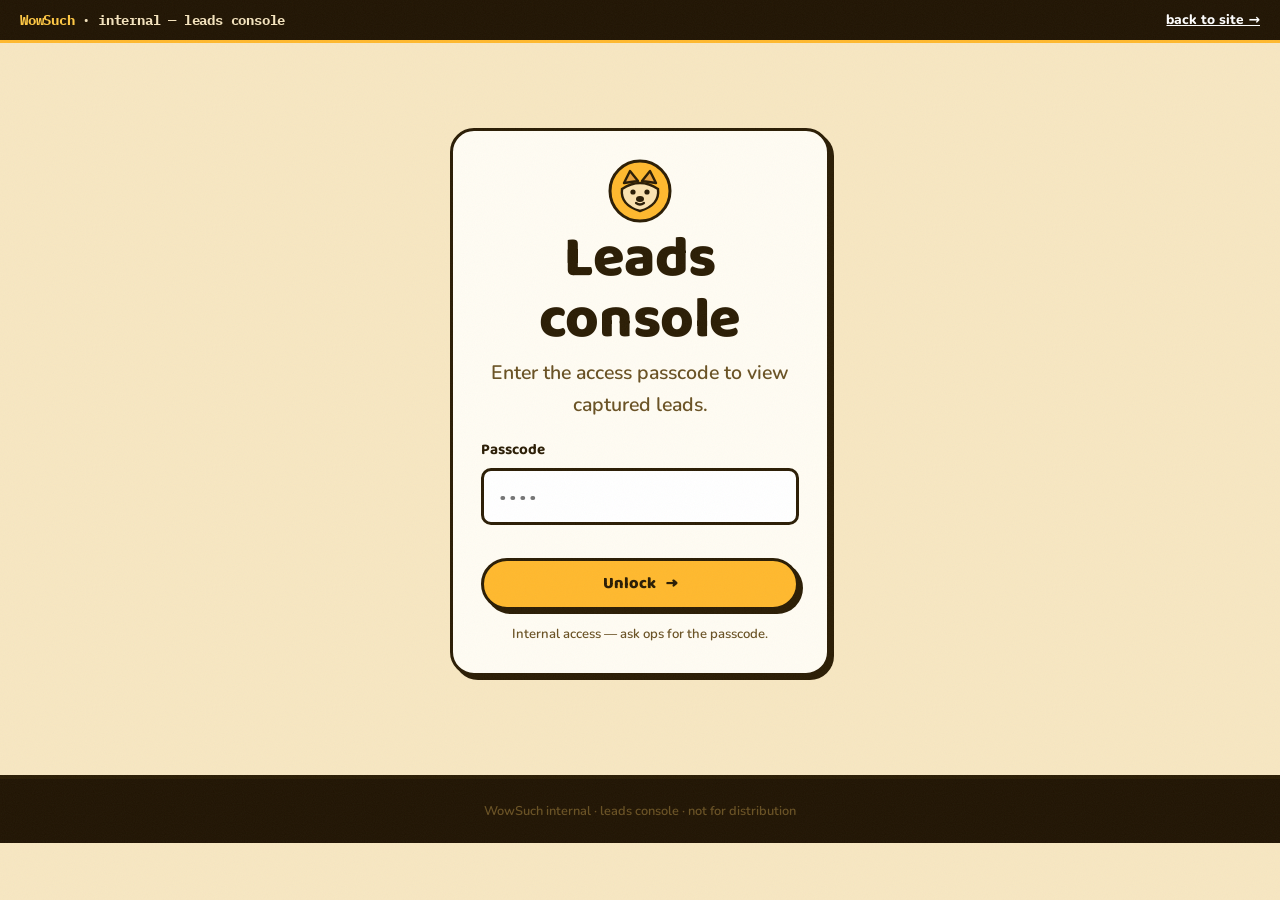
<file: admin.html>
<!doctype html>
<html lang="en">
<head>
<meta charset="utf-8">
<meta name="viewport" content="width=device-width, initial-scale=1">
<title>Leads console · WowSuch</title>
<meta name="description" content="WowSuch internal leads console — review contact, quote, and checkout submissions captured on this device.">
<meta name="robots" content="noindex, nofollow">
<meta name="theme-color" content="#211504">
<link rel="icon" type="image/svg+xml" href="assets/img/favicon.svg">
<link rel="preconnect" href="https://fonts.googleapis.com">
<link rel="preconnect" href="https://fonts.gstatic.com" crossorigin>
<link href="https://fonts.googleapis.com/css2?family=Baloo+2:wght@500;600;700;800&family=Comic+Neue:wght@700&family=IBM+Plex+Mono:wght@500;600;700&family=Nunito:wght@400;600;700;800&display=swap" rel="stylesheet">
<link rel="stylesheet" href="assets/css/base.css">
<link rel="stylesheet" href="assets/css/components.css">
<style>
  /* ---- page-specific: internal leads console ---- */
  body{background:var(--cream-2);}
  .intbar{display:flex;flex-wrap:wrap;gap:6px 16px;align-items:center;justify-content:space-between;
    background:var(--night);color:var(--cream-on-dark);font-weight:700;font-size:.86rem;
    padding:9px 20px;border-bottom:3px solid var(--gold);}
  .intbar .who{font-family:var(--mono);letter-spacing:-.2px;}
  .intbar .who b{color:var(--gold-on-dark);}
  .intbar a{color:#fff;text-decoration:underline;font-weight:800;}
  .console{max-width:1160px;margin:0 auto;padding:26px 20px 40px;}
  .console-head{display:flex;align-items:flex-end;justify-content:space-between;gap:16px;flex-wrap:wrap;margin-bottom:18px;}
  .console-head h2{font-family:var(--display);font-size:1.6rem;margin:0;}
  .console-head .sub{color:var(--ink-soft);font-weight:600;font-size:.92rem;margin:4px 0 0;}
  .tools{display:flex;gap:9px;flex-wrap:wrap;}
  /* gate */
  .gate{min-height:74vh;display:flex;align-items:center;justify-content:center;padding:24px;}
  .gate .card{max-width:380px;width:100%;text-align:center;}
  .gate .mark{width:64px;height:64px;margin:0 auto 6px;display:block;}
  .gate label{display:block;font-family:var(--display);font-weight:700;text-align:left;margin:18px 0 6px;font-size:.95rem;}
  .gate input{width:100%;font-family:var(--mono);font-weight:600;font-size:1rem;border:3px solid var(--ink);
    border-radius:var(--r-sm);padding:12px 14px;background:#fff;color:var(--ink);}
  .gate .err{color:var(--red);font-weight:800;min-height:1.3em;margin:10px 0 4px;font-size:.9rem;}
  .gate .hint{color:var(--ink-soft);font-weight:600;font-size:.82rem;margin-top:14px;}
  /* stats */
  .stat-tiles{display:grid;grid-template-columns:repeat(auto-fit,minmax(150px,1fr));gap:12px;margin:0 0 18px;}
  .tile{background:var(--night);border:3px solid var(--gold);border-radius:var(--r-md);padding:14px 16px;}
  .tile .n{font-family:var(--mono);font-weight:700;font-size:1.7rem;line-height:1.05;color:var(--gold-on-dark);}
  .tile .n.sm{font-size:1.02rem;}
  .tile .l{font-weight:700;font-size:.78rem;color:var(--soft-on-dark);margin-top:5px;text-transform:uppercase;letter-spacing:.04em;}
  /* table */
  .tablewrap{overflow:auto;border:3px solid var(--ink);border-radius:var(--r-lg);background:var(--paper);box-shadow:var(--sh-2);}
  table.leads{border-collapse:collapse;width:100%;min-width:920px;}
  table.leads th,table.leads td{text-align:left;padding:9px 12px;border-bottom:1px solid var(--ink-faint);font-size:.86rem;vertical-align:top;}
  table.leads th{font-family:var(--display);font-weight:700;background:var(--gold);position:sticky;top:0;font-size:.8rem;z-index:1;}
  table.leads tr:nth-child(even) td{background:rgba(255,185,46,.07);}
  table.leads td.mono{font-family:var(--mono);font-size:.8rem;color:var(--ink-soft);white-space:nowrap;}
  table.leads td.val{font-family:var(--mono);font-size:.82rem;color:var(--ink);}
  .src{display:inline-block;font-family:var(--display);font-weight:700;font-size:.72rem;padding:2px 9px;border-radius:999px;color:#fff;}
  .src.contact{background:var(--ltc);} .src.checkout{background:var(--green);} .src.other{background:var(--doge);}
  .empty{padding:42px;text-align:center;color:var(--ink-soft);font-weight:600;}
  .note{color:var(--ink-soft);font-weight:600;font-size:.84rem;margin-top:16px;line-height:1.55;max-width:760px;}
  .note code{font-family:var(--mono);background:rgba(33,21,4,.07);padding:1px 6px;border-radius:6px;font-size:.9em;}
  .intfoot{text-align:center;color:var(--ink-soft);font-weight:600;font-size:.8rem;padding:22px 20px;}
  .btn.tool{padding:9px 16px;font-size:.9rem;box-shadow:var(--sh-1);}
</style>
</head>
<body>

<div class="intbar">
  <span class="who"><b>WowSuch</b> · internal — leads console</span>
  <a href="index.html">back to site →</a>
</div>

<div class="console">
  <!-- GATE -->
  <div id="gate" class="gate">
    <div class="card static">
      <svg class="mark" viewBox="0 0 64 64" aria-hidden="true">
        <circle cx="32" cy="32" r="30" fill="#FFB92E" stroke="#2B1D05" stroke-width="3"/>
        <path d="M16 24 L22 12 L30 22 Z" fill="#E9A23B" stroke="#2B1D05" stroke-width="2.4" stroke-linejoin="round"/>
        <path d="M48 24 L42 12 L34 22 Z" fill="#E9A23B" stroke="#2B1D05" stroke-width="2.4" stroke-linejoin="round"/>
        <path d="M14 30 Q32 18 50 30 Q52 46 32 52 Q12 46 14 30 Z" fill="#FBE3B0" stroke="#2B1D05" stroke-width="2.4"/>
        <circle cx="25" cy="33" r="2.6" fill="#2B1D05"/><circle cx="39" cy="33" r="2.6" fill="#2B1D05"/>
        <ellipse cx="32" cy="40" rx="4" ry="3" fill="#2B1D05"/>
        <path d="M28 44 Q32 47 36 44" fill="none" stroke="#2B1D05" stroke-width="2.2" stroke-linecap="round"/>
      </svg>
      <h1>Leads console</h1>
      <p class="sub" style="color:var(--ink-soft);font-weight:600;margin:6px 0 0">Enter the access passcode to view captured leads.</p>
      <form id="gateForm">
        <label for="pass">Passcode</label>
        <input id="pass" type="password" placeholder="••••" autocomplete="off" autocapitalize="off" spellcheck="false" />
        <div class="err" id="gateErr" role="alert" aria-live="polite"></div>
        <button class="btn block" type="submit" id="enter">Unlock <span class="arrow" aria-hidden="true">→</span></button>
      </form>
      <p class="hint">Internal access — ask ops for the passcode.</p>
    </div>
  </div>

  <!-- DASHBOARD -->
  <div id="dash" hidden>
    <div class="console-head">
      <div>
        <h2>Leads console</h2>
        <p class="sub">Contact, quote &amp; checkout submissions captured on this device.</p>
      </div>
      <div class="tools">
        <button class="btn alt tool" type="button" id="refresh">↻ Refresh</button>
        <button class="btn tool" type="button" id="csv">⬇ Export CSV</button>
        <button class="btn alt tool" type="button" id="clear" style="color:var(--red)">🗑 Clear all</button>
        <button class="btn alt tool" type="button" id="lock">Lock</button>
      </div>
    </div>

    <div class="stat-tiles" id="stats"></div>

    <div class="tablewrap">
      <table class="leads" id="tbl">
        <thead><tr>
          <th>Time</th><th>Source</th><th>Name</th><th>Email</th>
          <th>Plan / interest</th><th>Qty</th><th>Value / country</th>
          <th>Order #</th><th>Message / detail</th><th>Page</th>
        </tr></thead>
        <tbody id="rows"></tbody>
      </table>
    </div>

    <p class="note">
      Leads are stored in this browser under <code>localStorage["wowsuch_leads"]</code> by the site's contact, quote, and checkout forms.
      Because browsers scope storage per origin, this console shows submissions made from the same origin
      (for example, all files served from one host). In production these records are written to a secure backend.
    </p>
  </div>
</div>

<footer class="intfoot">WowSuch internal · leads console · not for distribution</footer>

<script src="assets/js/core.js"></script>
<script>
(function () {
  "use strict";
  var KEY = "wowsuch_leads";
  var PASS_HASH = "4eb22a7e2d80d101c1861eab2032c933f5a93c63c40718275a08bf7c9dac412c";
  /* NOTE (dev-inbox/022): this passcode gate is a client-side stopgap only — no
     server-side auth exists yet. Do not treat it as real access control. Real
     admin auth is tracked as a follow-up for the backend/multi-tenant phase. */
  function sha256Hex(str) {
    return crypto.subtle.digest("SHA-256", new TextEncoder().encode(str)).then(function (buf) {
      return Array.prototype.map.call(new Uint8Array(buf), function (b) {
        return b.toString(16).padStart(2, "0");
      }).join("");
    });
  }
  var W = window.WOW || {};
  function esc(v) {
    return W.esc ? W.esc(v) : String(v == null ? "" : v).replace(/[&<>"]/g, function (c) {
      return { "&": "&amp;", "<": "&lt;", ">": "&gt;", '"': "&quot;" }[c];
    });
  }
  function byId(id) { return document.getElementById(id); }
  function load() {
    try { return JSON.parse(localStorage.getItem(KEY) || "[]"); }
    catch (e) { return []; }
  }
  function fmtTime(iso) {
    if (!iso) return "—";
    var d = new Date(iso);
    return isNaN(d.getTime()) ? esc(iso) : d.toLocaleString();
  }

  var gate = byId("gate"), dash = byId("dash"), pass = byId("pass"), gateErr = byId("gateErr");

  function render() {
    var leads = load().slice().sort(function (a, b) {
      return String(b.ts || "").localeCompare(String(a.ts || ""));
    });
    var rows = byId("rows");
    if (!leads.length) {
      rows.innerHTML = '<tr><td colspan="10" class="empty">No leads captured yet. Submit the contact, quote, or checkout form on the site (from the same origin) and refresh.</td></tr>';
    } else {
      rows.innerHTML = leads.map(function (o) {
        var src = String(o.source || "other").toLowerCase();
        if (src !== "contact" && src !== "checkout") src = "other";
        var plan = o.plan || o.interest || "—";
        var val = o.total ? ("total " + o.total + (o.dueNow ? (" · due " + o.dueNow) : "")) : (o.country || "—");
        var detail = o.message || (o.pay ? ("paid by " + o.pay) : "") || "—";
        var ord = o.order || o.no || "—";
        return "<tr>" +
          '<td class="mono">' + fmtTime(o.ts) + "</td>" +
          '<td><span class="src ' + src + '">' + esc(o.source || "other") + "</span></td>" +
          "<td>" + esc(o.name || "—") + "</td>" +
          '<td class="mono">' + esc(o.email || "—") + "</td>" +
          "<td>" + esc(plan) + "</td>" +
          '<td class="val">' + esc(o.qty || "—") + "</td>" +
          '<td class="val">' + esc(val) + "</td>" +
          '<td class="val">' + esc(ord) + "</td>" +
          "<td>" + esc(detail) + "</td>" +
          '<td class="mono">' + esc(o.page || "—") + "</td>" +
          "</tr>";
      }).join("");
    }
    var byContact = leads.filter(function (o) { return (o.source || "") === "contact"; }).length;
    var byCheckout = leads.filter(function (o) { return (o.source || "") === "checkout"; }).length;
    var recent = (leads[0] && leads[0].ts) ? fmtTime(leads[0].ts) : "—";
    byId("stats").innerHTML =
      tile(leads.length, "total leads") +
      tile(byContact, "contact / quote") +
      tile(byCheckout, "checkout") +
      tile(recent, "most recent", true);
  }
  function tile(n, l, small) {
    return '<div class="tile"><div class="n' + (small ? " sm" : "") + '">' + esc(n) + '</div><div class="l">' + esc(l) + "</div></div>";
  }

  function exportCsv() {
    var leads = load();
    if (!leads.length) { alert("No leads to export yet."); return; }
    var cols = {};
    leads.forEach(function (o) { Object.keys(o).forEach(function (k) { cols[k] = 1; }); });
    var keys = Object.keys(cols);
    var lines = [keys.join(",")];
    leads.forEach(function (o) {
      lines.push(keys.map(function (k) {
        var v = o[k] == null ? "" : String(o[k]);
        if (/[",\n]/.test(v)) v = '"' + v.replace(/"/g, '""') + '"';
        return v;
      }).join(","));
    });
    var blob = new Blob([lines.join("\n")], { type: "text/csv" });
    var a = document.createElement("a");
    a.href = URL.createObjectURL(blob);
    a.download = "wowsuch-leads-" + new Date().toISOString().slice(0, 10) + ".csv";
    document.body.appendChild(a);
    a.click();
    document.body.removeChild(a);
  }

  function unlock() {
    var v = (pass.value || "").trim();
    sha256Hex(v).then(function (hex) {
      if (hex === PASS_HASH) {
        gate.hidden = true; gate.style.display = "none";
        dash.hidden = false;
        gateErr.textContent = "";
        render();
      } else {
        gateErr.textContent = "Wrong passcode. Try again.";
      }
    }).catch(function () {
      gateErr.textContent = "Passcode check unavailable in this browser.";
    });
  }
  function lock() {
    dash.hidden = true;
    gate.hidden = false; gate.style.display = "flex";
    pass.value = "";
    gateErr.textContent = "";
    pass.focus();
  }

  byId("gateForm").addEventListener("submit", function (e) { e.preventDefault(); unlock(); });
  byId("refresh").addEventListener("click", render);
  byId("csv").addEventListener("click", exportCsv);
  byId("lock").addEventListener("click", lock);
  byId("clear").addEventListener("click", function () {
    if (confirm("Delete ALL captured leads from this browser? This cannot be undone.")) {
      try { localStorage.removeItem(KEY); } catch (e) {}
      render();
    }
  });
})();
</script>
</body>
</html>
</file>
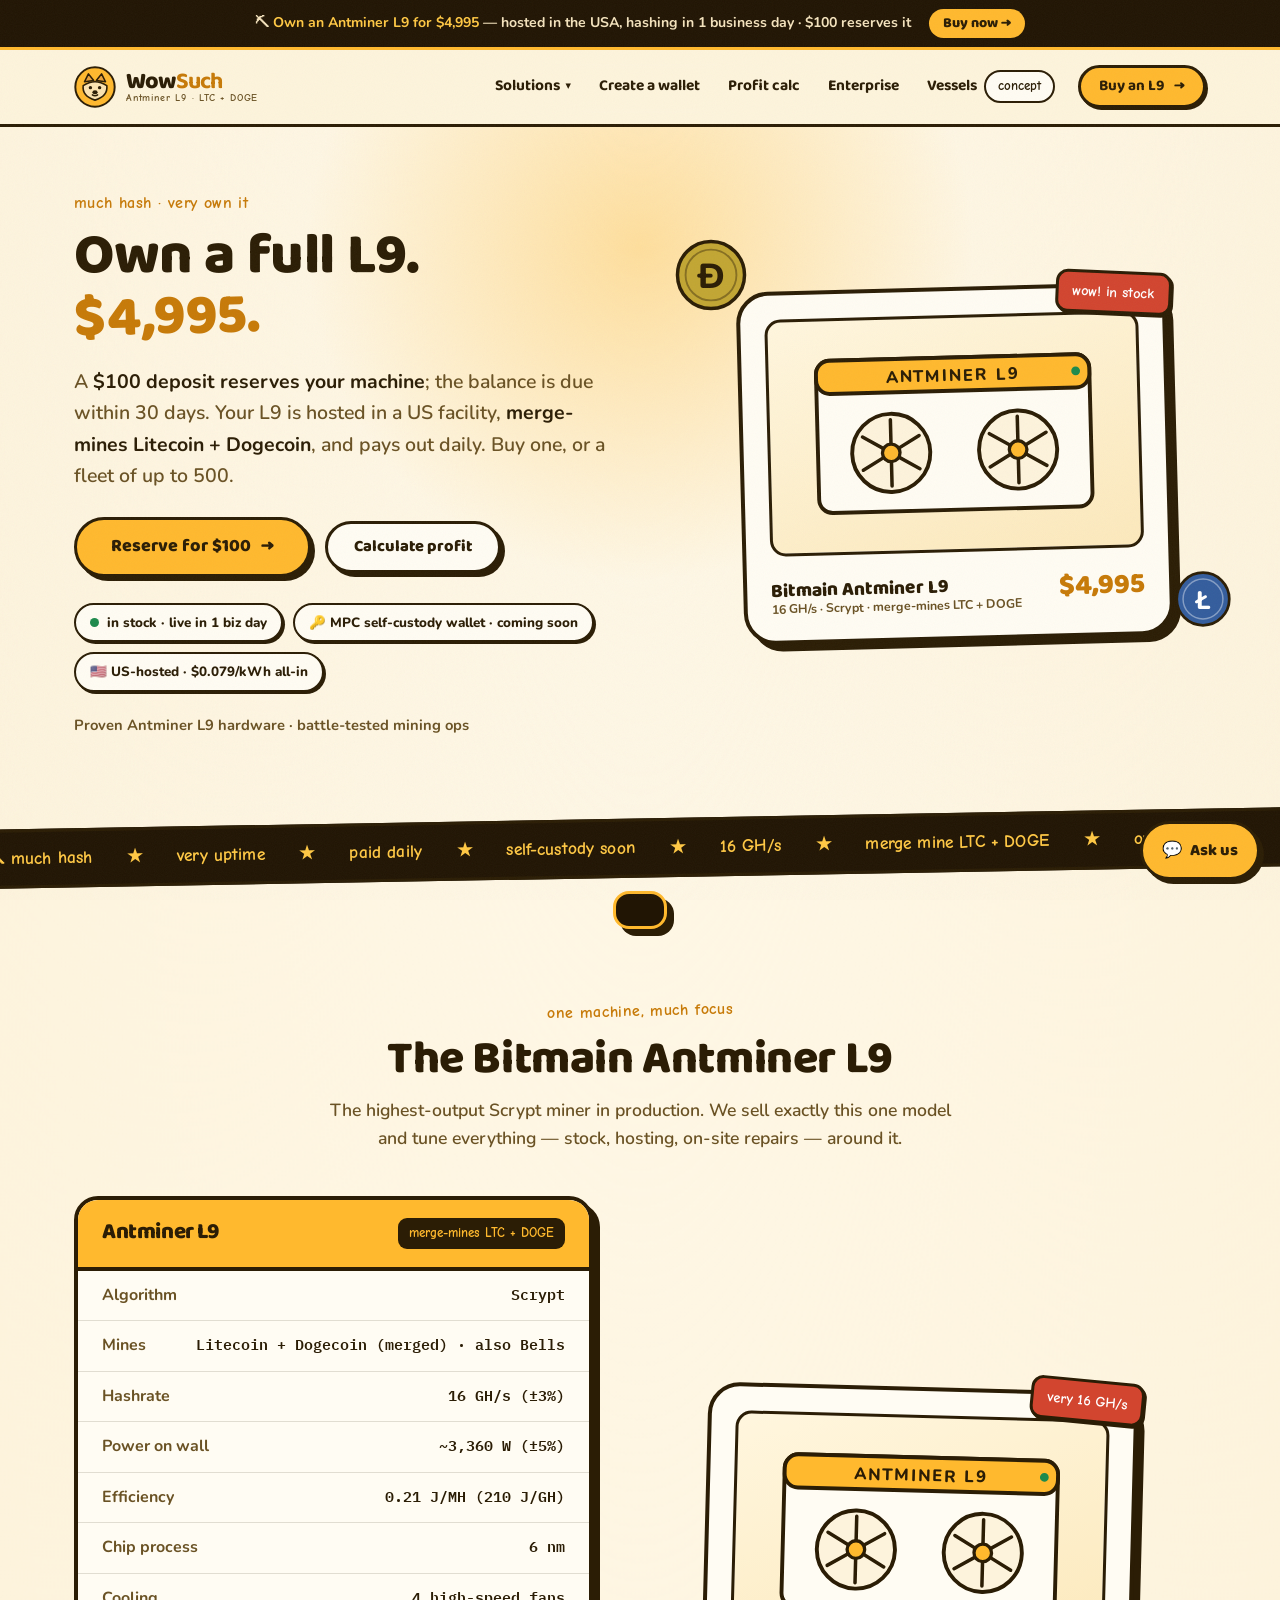
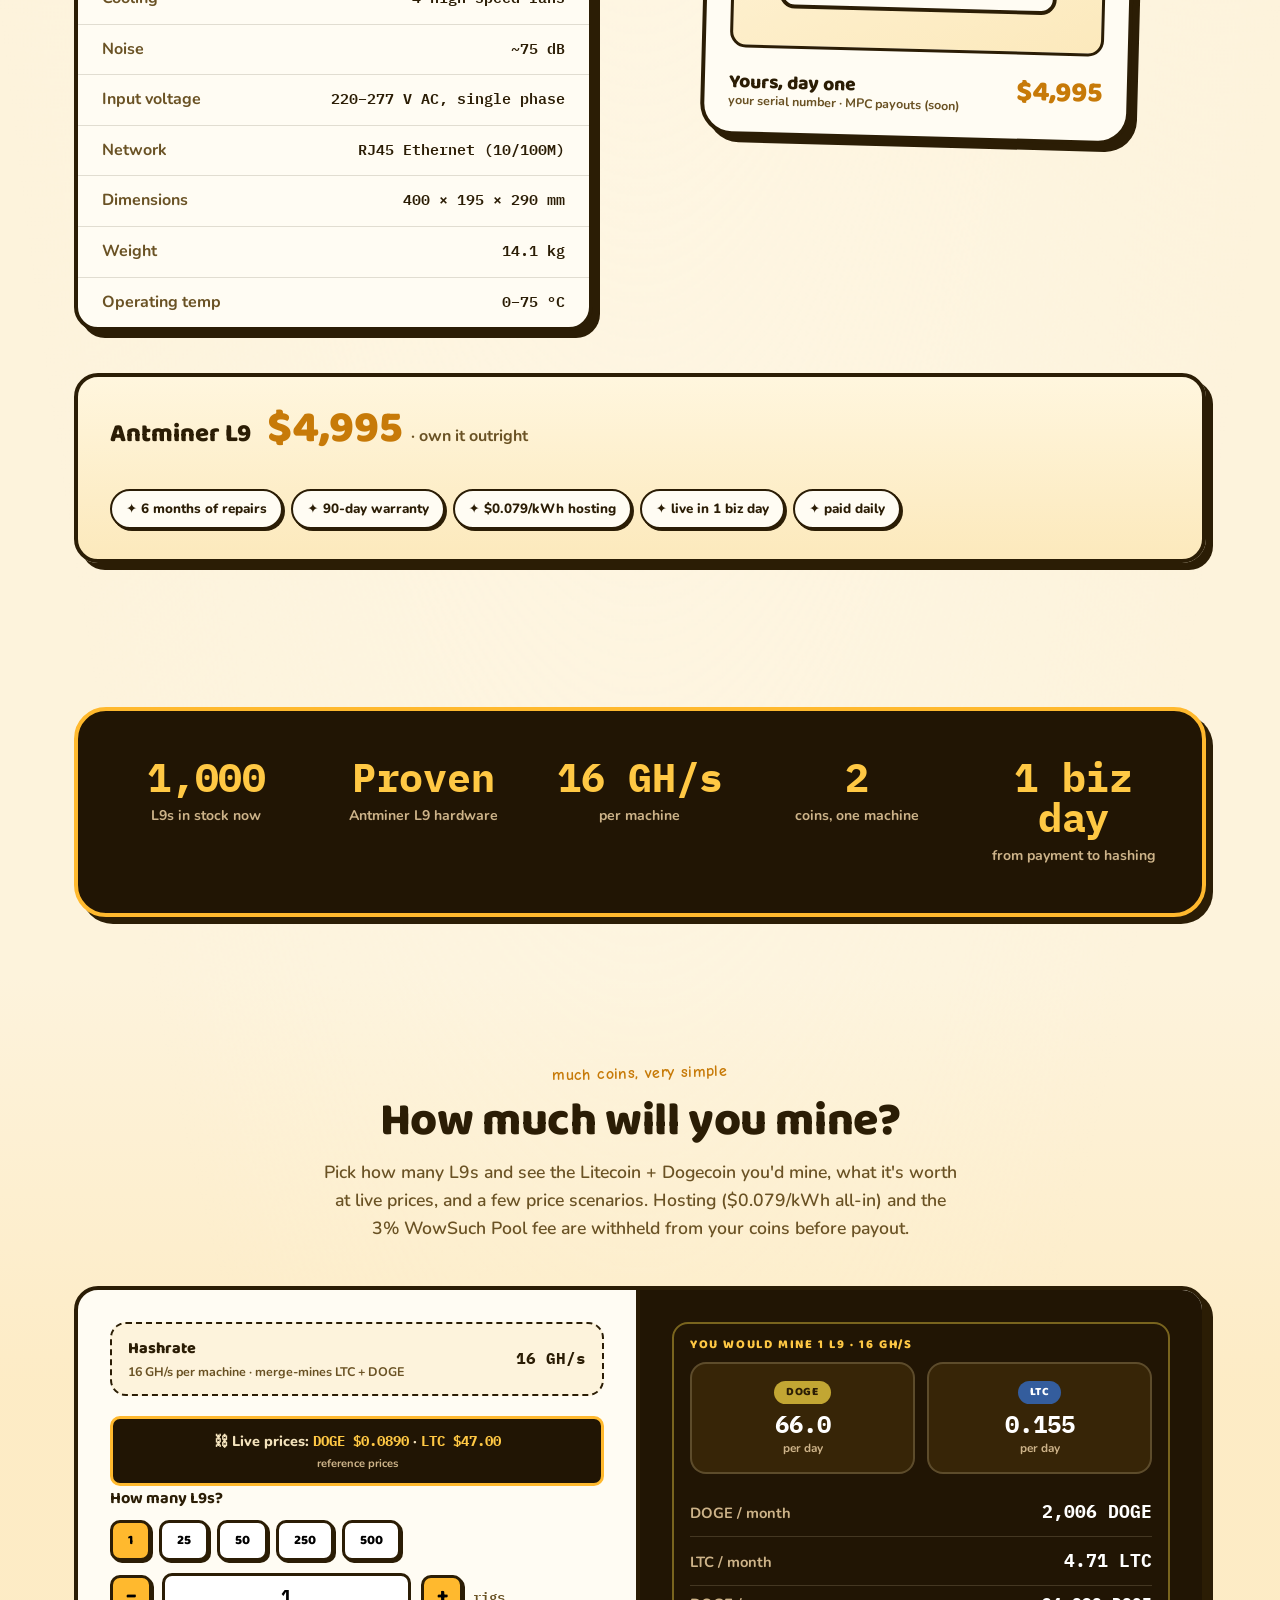
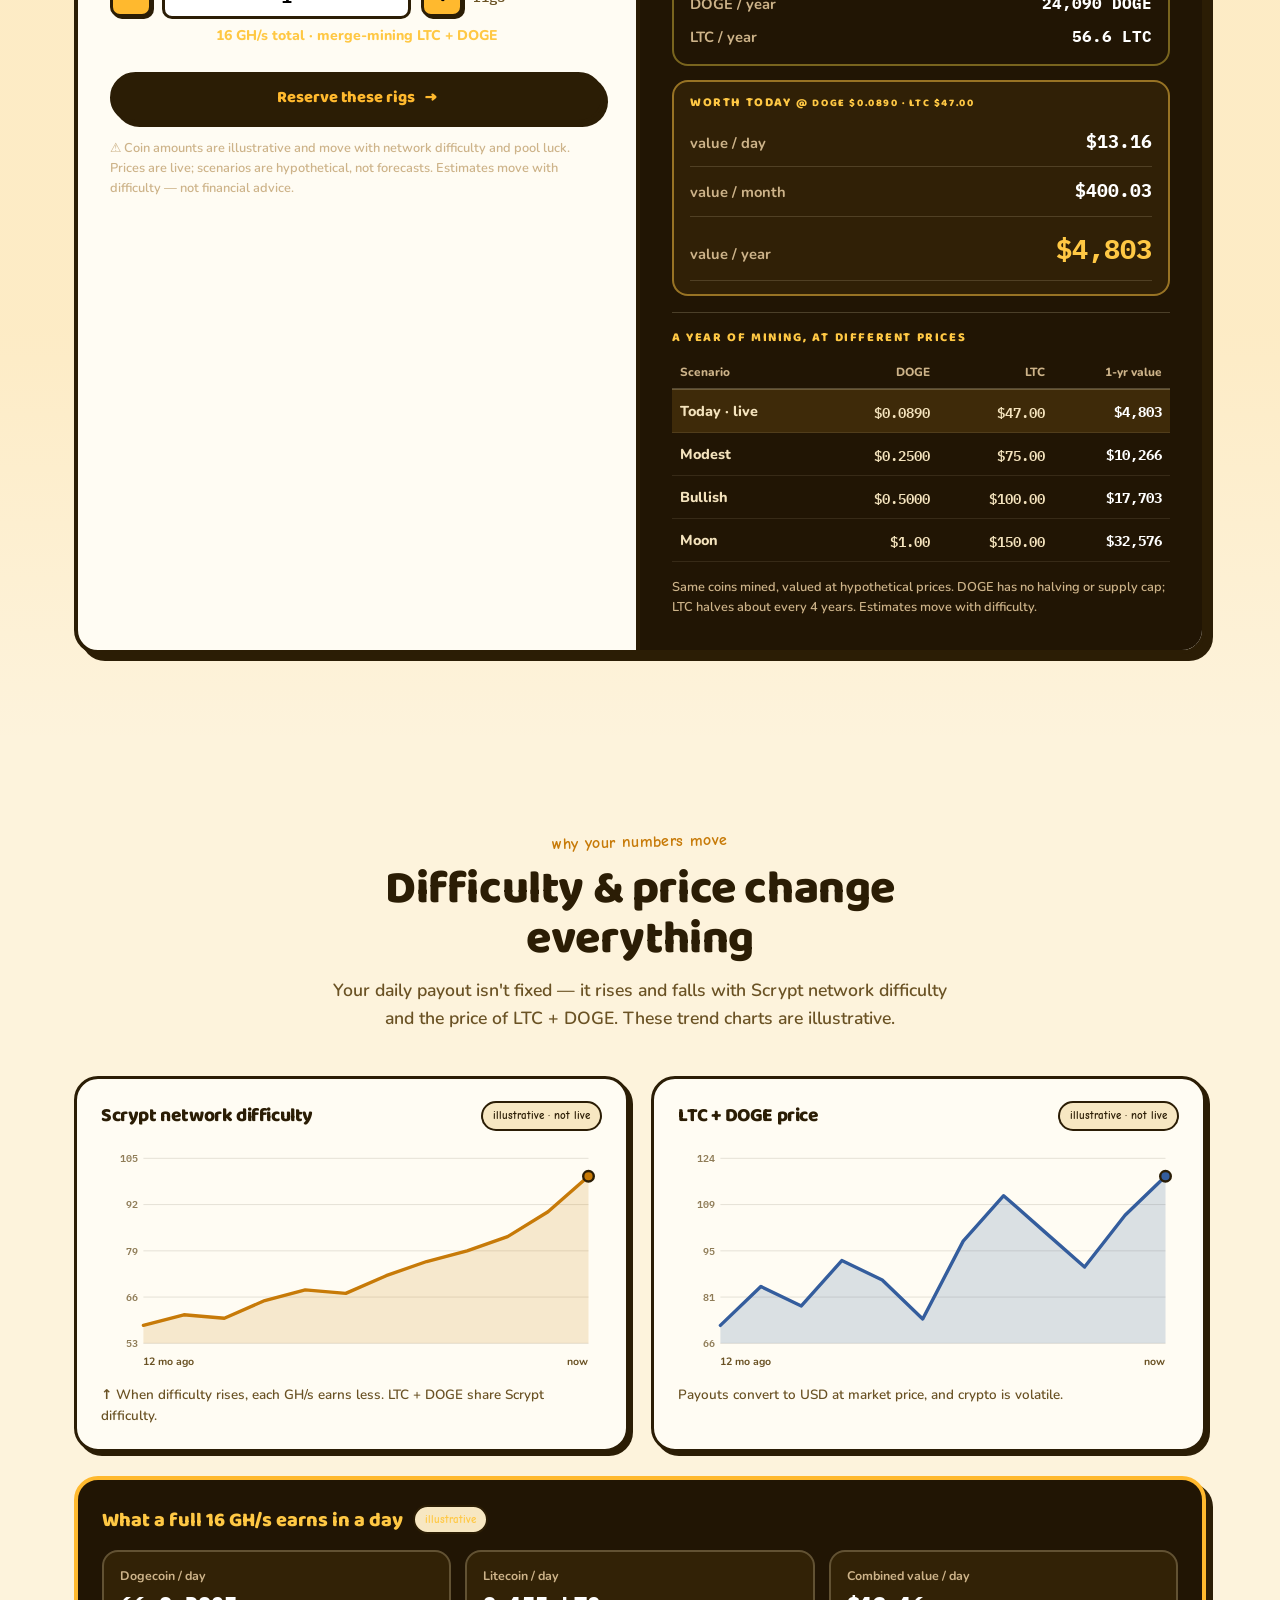
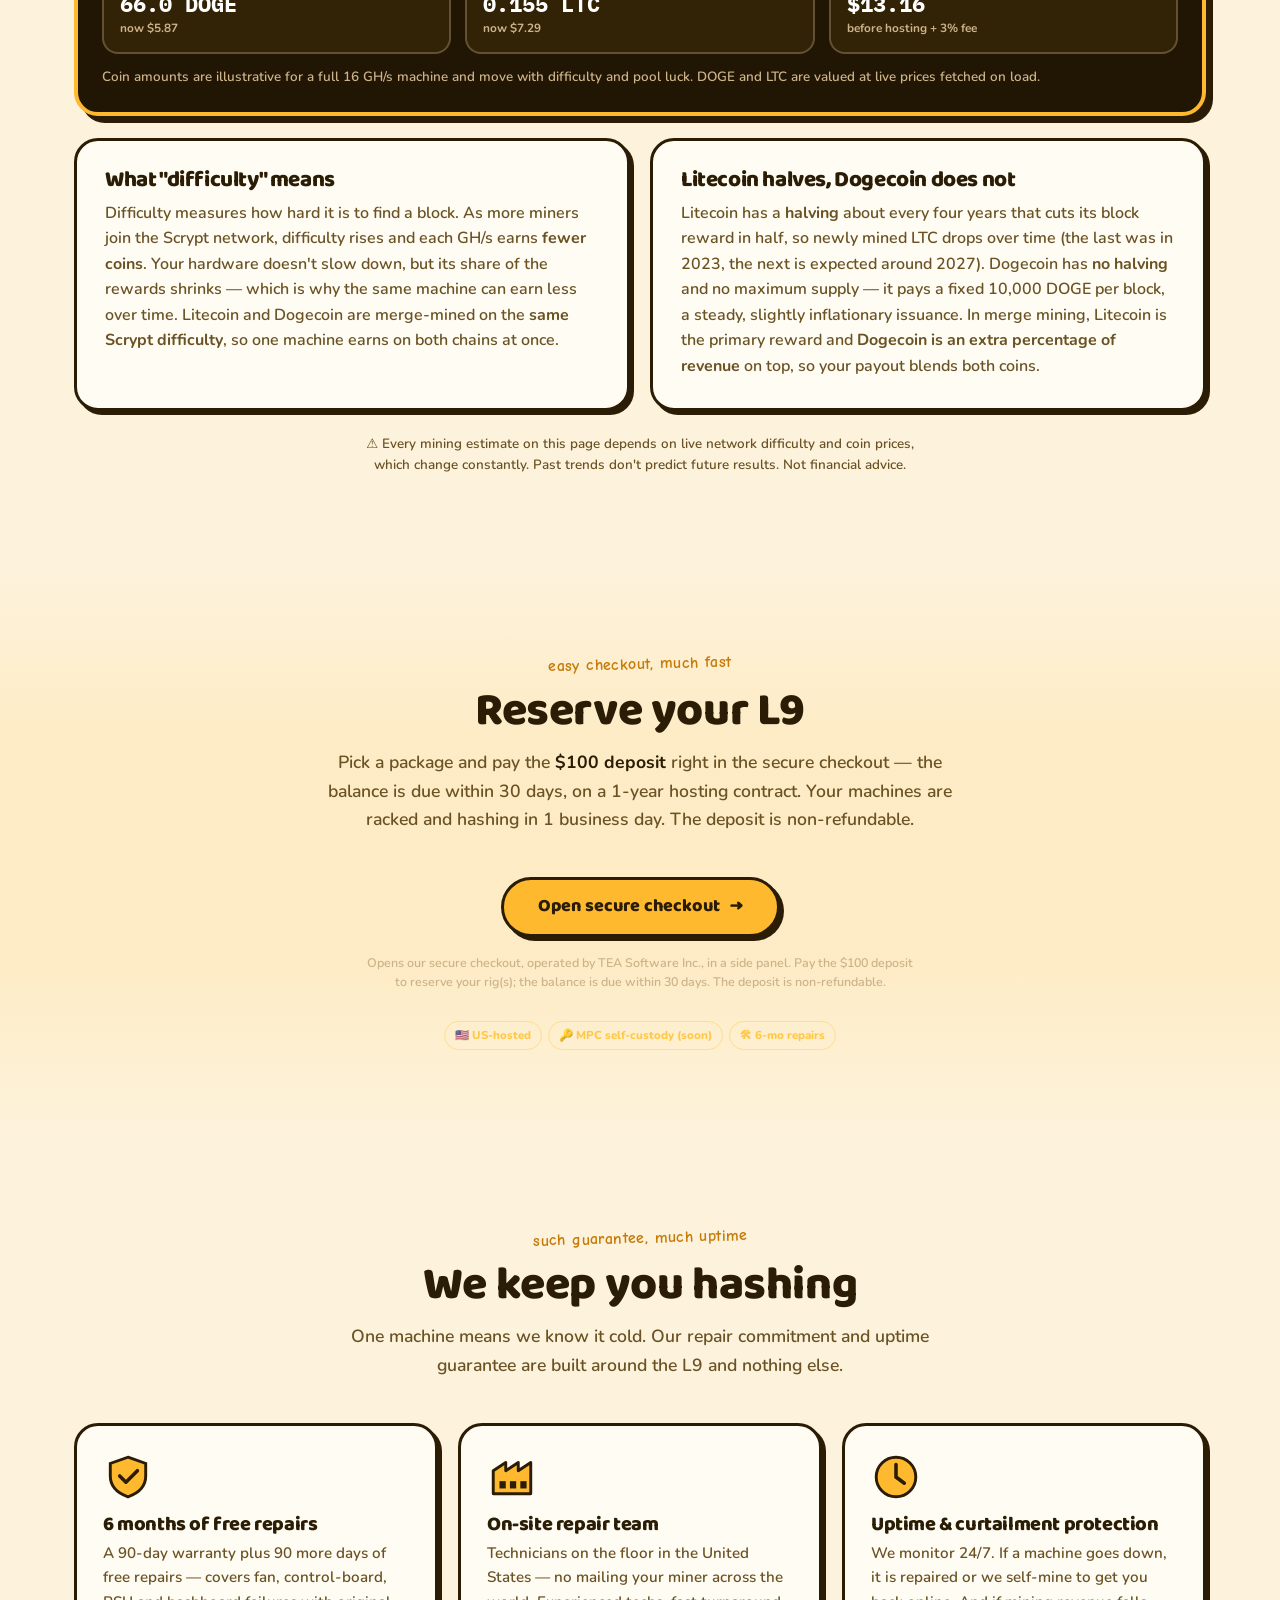
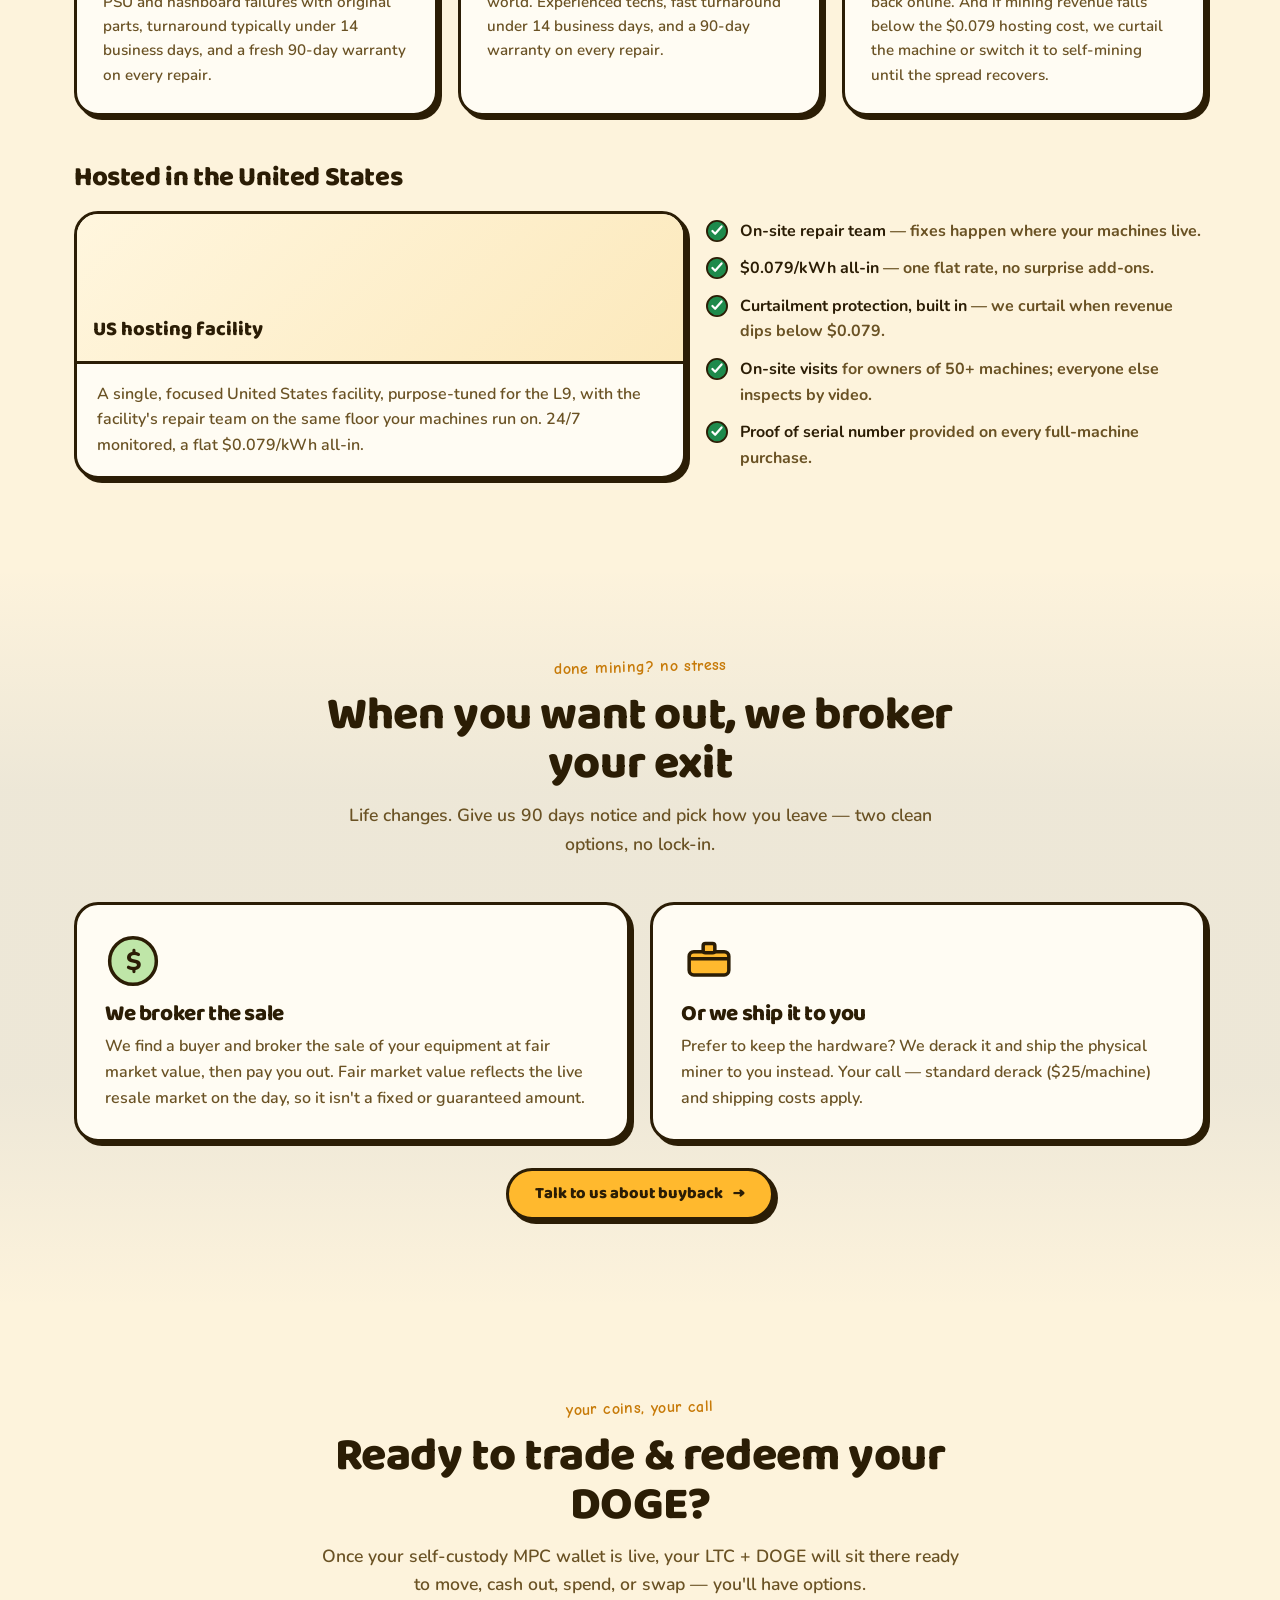
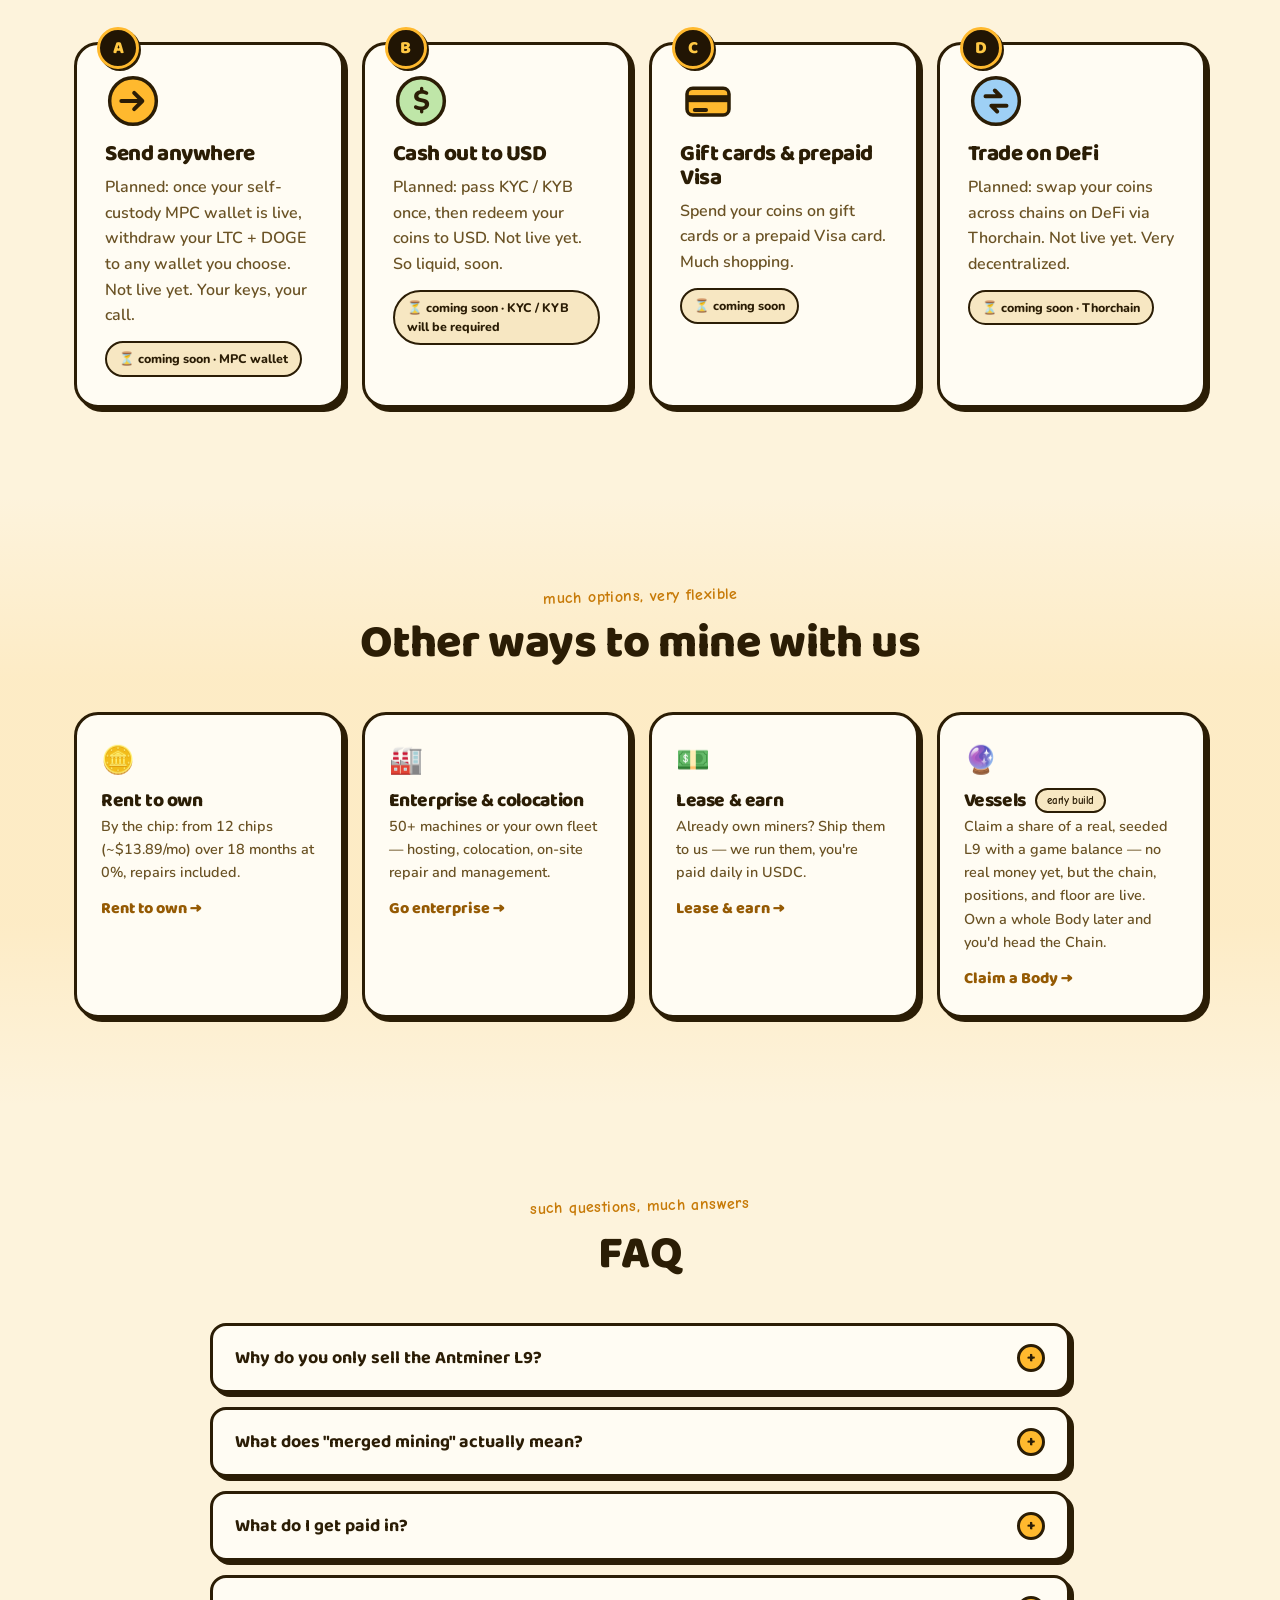
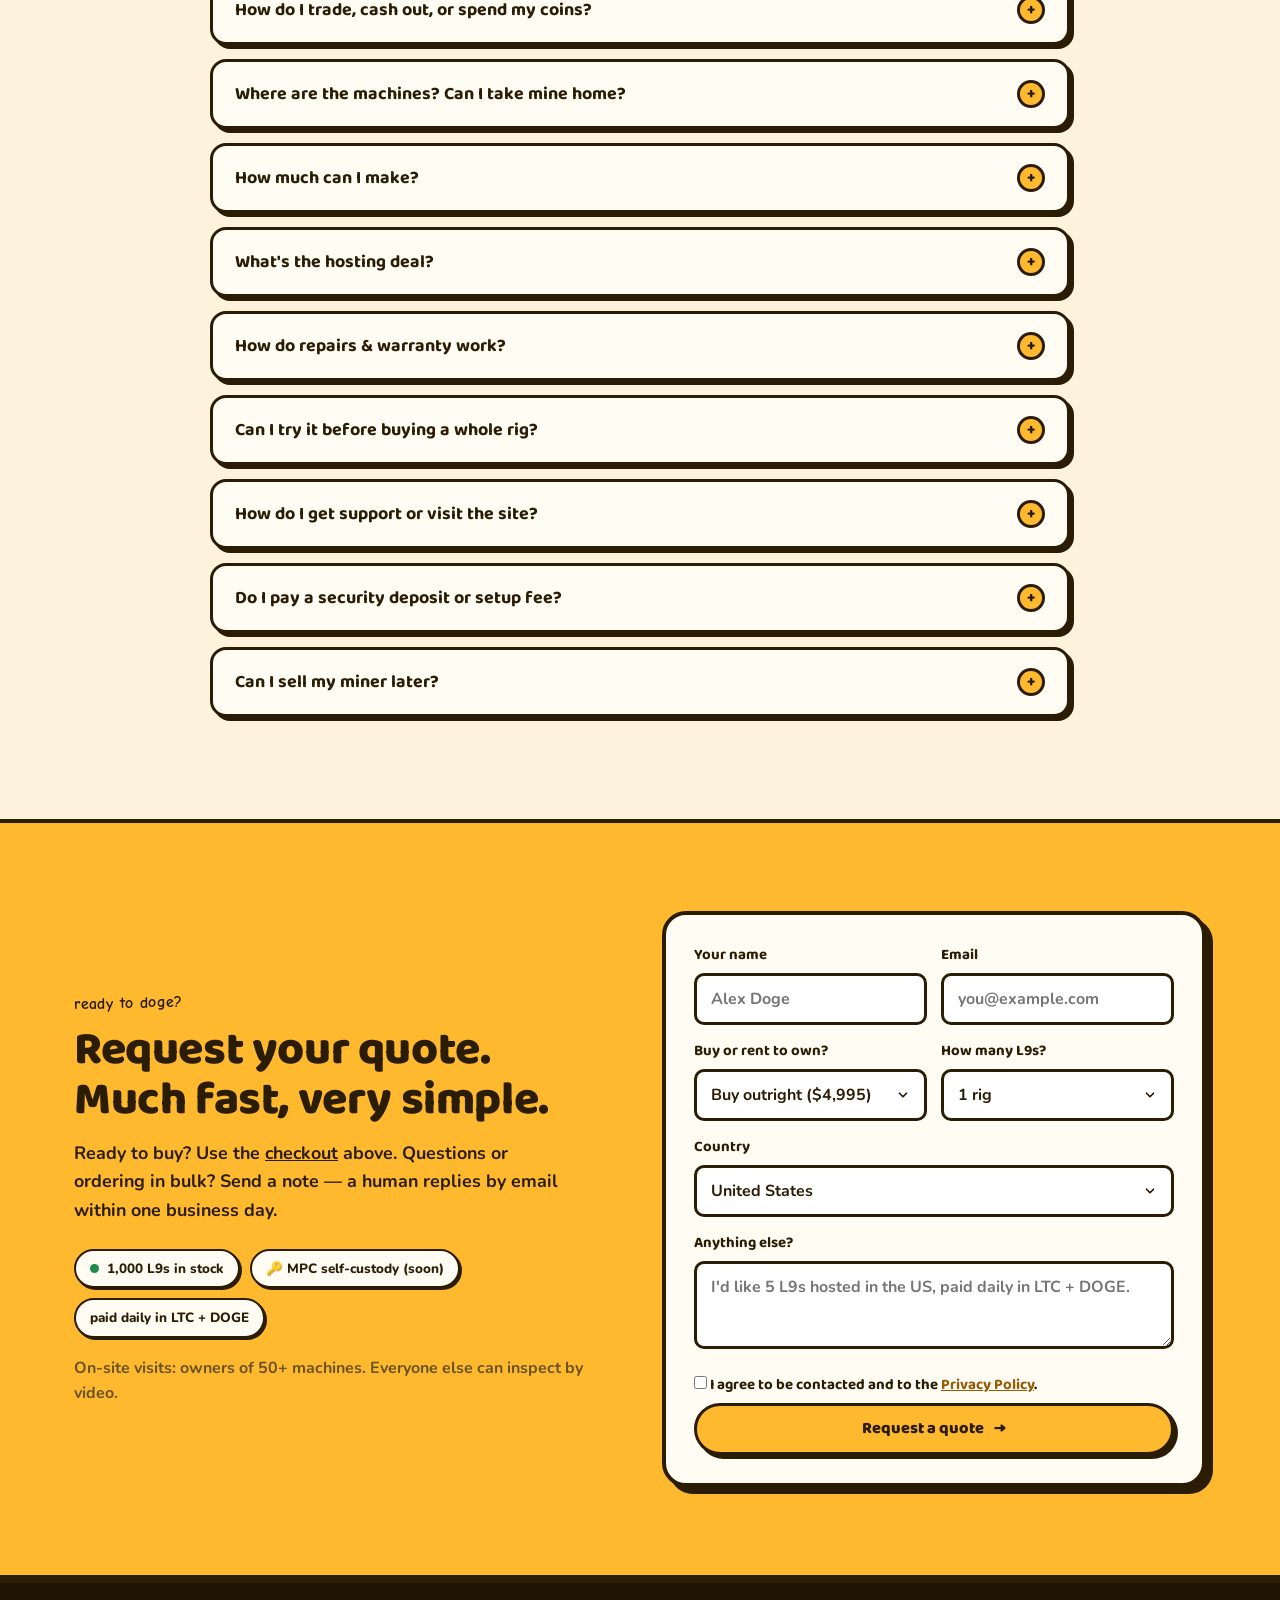
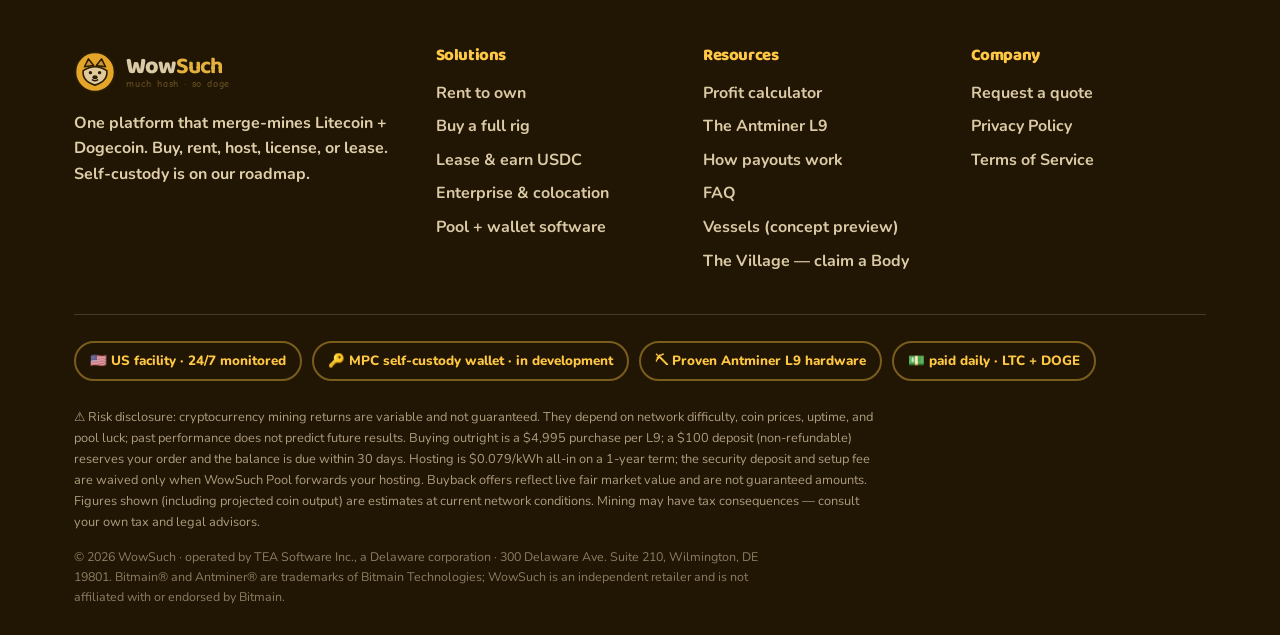
<file: buy.html>
<!doctype html>
<html lang="en">
<head>
<meta charset="utf-8">
<meta name="viewport" content="width=device-width, initial-scale=1">
<title>Buy an Antminer L9 outright · $4,995 · WowSuch</title>
<meta name="description" content="Own a Bitmain Antminer L9 outright for $4,995 — a $100 deposit reserves it. US-hosted, hashing in 1 business day, merge-mining LTC + DOGE, paid daily.">
<link rel="canonical" href="https://wowsuch.example/buy.html">
<meta name="theme-color" content="#FFB92E">
<meta property="og:type" content="product">
<meta property="og:site_name" content="WowSuch">
<meta property="og:title" content="Buy an Antminer L9 outright · $4,995">
<meta property="og:description" content="Own a full L9 for $4,995. Deposit $100 to reserve, balance in 30 days. US-hosted, merge-mines LTC + DOGE, paid daily.">
<meta property="og:url" content="https://wowsuch.example/buy.html">
<meta name="twitter:card" content="summary">
<meta name="twitter:title" content="Buy an Antminer L9 outright · $4,995">
<meta name="twitter:description" content="Own a full L9 for $4,995. US-hosted, merge-mines LTC + DOGE, paid daily.">
<link rel="icon" type="image/svg+xml" href="assets/img/favicon.svg">
<link rel="preconnect" href="https://fonts.googleapis.com">
<link rel="preconnect" href="https://fonts.gstatic.com" crossorigin>
<link href="https://fonts.googleapis.com/css2?family=Baloo+2:wght@500;600;700;800&family=Comic+Neue:wght@700&family=IBM+Plex+Mono:wght@500;600;700&family=Nunito:wght@400;600;700;800&display=swap" rel="stylesheet">
<link rel="stylesheet" href="assets/css/base.css">
<link rel="stylesheet" href="assets/css/components.css">
<script type="application/ld+json">
{"@context":"https://schema.org","@type":"Product","name":"Bitmain Antminer L9","description":"16 GH/s Scrypt ASIC miner that merge-mines Litecoin + Dogecoin, hosted in the United States and paid daily. A self-custody wallet for payouts is on our roadmap.","brand":{"@type":"Brand","name":"Bitmain"},"sku":"ANTMINER-L9","offers":{"@type":"Offer","priceCurrency":"USD","price":"4995","availability":"https://schema.org/InStock","url":"https://wowsuch.example/buy.html#checkout","seller":{"@type":"Organization","name":"WowSuch"}}}
</script>
<script type="application/ld+json">
{"@context":"https://schema.org","@type":"FAQPage","mainEntity":[
{"@type":"Question","name":"Why do you only sell the Antminer L9?","acceptedAnswer":{"@type":"Answer","text":"Focus wins. We picked the single best Scrypt machine — the highest-output Scrypt miner in production — and built our stock, hosting, and on-site repairs around just this one model. That means faster fixes, better tuning, and more uptime than a catalog store can offer."}},
{"@type":"Question","name":"What does merged mining mean?","acceptedAnswer":{"@type":"Answer","text":"Litecoin and Dogecoin share the Scrypt algorithm, so one L9 secures both networks at once — same machine, same watts, two reward streams from both chains at the same time."}},
{"@type":"Question","name":"What do I get paid in?","acceptedAnswer":{"@type":"Answer","text":"Daily LTC + DOGE — the coins you actually mine. A self-custody WowSuch MPC wallet for these payouts is on our roadmap. The 3% pool fee and your hosting ($0.079/kWh all-in) are withheld automatically before payout."}},
{"@type":"Question","name":"Where are the machines?","acceptedAnswer":{"@type":"Answer","text":"Every L9 runs in the United States hosting facility we use and is hashing within one business day of payment. Inspect by video any time; serial-number proof comes with every full machine. Ship it out later with 90 days notice, a $25/machine derack fee plus shipping."}},
{"@type":"Question","name":"What is the hosting deal?","acceptedAnswer":{"@type":"Answer","text":"A flat $0.079/kWh all-in on a 1-year hosting contract, 24/7 monitored, with the repair team on the same floor. The security deposit and setup fee are waived when WowSuch Pool forwards your hosting from your daily LTC + DOGE."}}
]}
</script>
<style>
  /* ---- page-specific: buy ---- */
  .l9-art{background:linear-gradient(160deg,#FFF6DE,#FCE9BC);border:3px solid var(--ink);
    border-radius:var(--r-md);padding:18px;}
  .coin-d{--r:-6deg;top:-26px;left:-30px;}
  .coin-l{--r:5deg;bottom:36px;right:-26px;animation-delay:1.2s;}
  .product{display:grid;grid-template-columns:.95fr 1.05fr;gap:40px;align-items:center;}
  .rig-illustration{display:flex;align-items:center;justify-content:center;position:relative;}
  @media(max-width:1040px){.product{grid-template-columns:1fr;}}
  .pillars{display:grid;grid-template-columns:repeat(3,1fr);gap:20px;}
  @media(max-width:860px){.pillars{grid-template-columns:1fr;}}
  .facils{display:grid;grid-template-columns:1.1fr .9fr;gap:20px;align-items:center;}
  @media(max-width:860px){.facils{grid-template-columns:1fr;}}
  .nc-card{background:var(--paper);border:3px solid var(--ink);border-radius:var(--r-lg);
    box-shadow:var(--sh-2);overflow:hidden;}
  .nc-card .pic{height:150px;border-bottom:3px solid var(--ink);display:flex;align-items:flex-end;
    padding:16px;background:linear-gradient(135deg,#FFF6DE,#FCE9BC);}
  .nc-card .pic span{font-family:var(--display);font-weight:800;color:var(--ink);
    font-size:1.25rem;}
  .nc-card .body{padding:18px 20px;}
  .nc-points{display:flex;flex-direction:column;gap:12px;}
  .nc-point{display:flex;gap:12px;align-items:flex-start;font-weight:700;color:var(--ink-soft);}
  .nc-point b{color:var(--ink);}
  .nc-point .ck{flex:0 0 auto;width:22px;height:22px;margin-top:1px;}
  .bb-grid,.explain-grid{display:grid;grid-template-columns:1fr 1fr;gap:20px;}
  @media(max-width:760px){.bb-grid,.explain-grid{grid-template-columns:1fr;}}
  .explain-grid{margin-top:22px;}
  .redeem-grid{display:grid;grid-template-columns:repeat(4,1fr);gap:18px;}
  .redeem-card{position:relative;}
  .redeem-card .lett{position:absolute;top:-18px;left:20px;width:42px;height:42px;background:var(--night);
    color:var(--gold-on-dark);border:3px solid var(--gold);border-radius:50%;display:flex;align-items:center;
    justify-content:center;font-family:var(--display);font-weight:800;font-size:1.1rem;box-shadow:var(--sh-1);}
  @media(max-width:980px){.redeem-grid{grid-template-columns:repeat(2,1fr);}}
  @media(max-width:560px){.redeem-grid{grid-template-columns:1fr;}}
  .earn-band{margin-top:24px;background:var(--night);color:var(--cream-on-dark);border:4px solid var(--gold);
    border-radius:var(--r-lg);padding:24px;box-shadow:var(--sh-3);}
  .earn-h{font-family:var(--display);font-weight:800;font-size:1.25rem;color:var(--gold-on-dark);
    display:flex;gap:10px;align-items:center;flex-wrap:wrap;margin-bottom:14px;}
  .earn-grid{display:grid;grid-template-columns:repeat(3,1fr);gap:14px;}
  .earn-cell{background:rgba(255,185,46,.08);border:2px solid rgba(244,227,189,.25);
    border-radius:var(--r-md);padding:14px 16px;}
  .ec-lab{display:block;font-weight:700;font-size:.78rem;color:var(--soft-on-dark);}
  .ec-val{display:block;font-family:var(--mono);font-weight:700;font-size:1.4rem;color:#fff;margin-top:6px;line-height:1.1;}
  .ec-sub{display:block;font-weight:700;font-size:.74rem;color:var(--soft-on-dark);margin-top:3px;}
  @media(max-width:760px){.earn-grid{grid-template-columns:1fr;}}
  .cta-final{background:var(--gold);border-top:4px solid var(--ink);border-bottom:4px solid var(--ink);}
  .cta-final .eyebrow{color:var(--ink);}
  .contact-grid{display:grid;grid-template-columns:1fr 1fr;gap:44px;align-items:center;}
  @media(max-width:900px){.contact-grid{grid-template-columns:1fr;}}
  .center-cta{text-align:center;margin-top:26px;}
  .seg .unit,.stepper .unit{font-family:var(--mono);font-weight:600;color:var(--ink-soft);font-size:.86rem;}
</style>
</head>
<body class="has-mobile-cta">
<a class="skip-link" href="#top">Skip to content</a>

<div class="topbar"><span>⛏ <b>Own an Antminer L9 for $4,995</b> — hosted in the USA, hashing in 1 business day · $100 reserves it</span><a class="tb-btn" href="#checkout" data-tea-checkout data-tea-sku="L9">Buy now →</a></div>

<header class="nav"><div class="wrap nav-inner">
  <a class="brand" href="index.html" aria-label="WowSuch home">
    <svg class="mark" viewBox="0 0 64 64" aria-hidden="true">
      <circle cx="32" cy="32" r="30" fill="#FFB92E" stroke="#2B1D05" stroke-width="3"/>
      <path d="M16 24 L22 12 L30 22 Z" fill="#E9A23B" stroke="#2B1D05" stroke-width="2.4" stroke-linejoin="round"/>
      <path d="M48 24 L42 12 L34 22 Z" fill="#E9A23B" stroke="#2B1D05" stroke-width="2.4" stroke-linejoin="round"/>
      <path d="M14 30 Q32 18 50 30 Q52 46 32 52 Q12 46 14 30 Z" fill="#FBE3B0" stroke="#2B1D05" stroke-width="2.4"/>
      <circle cx="25" cy="33" r="2.6" fill="#2B1D05"/><circle cx="39" cy="33" r="2.6" fill="#2B1D05"/>
      <ellipse cx="32" cy="40" rx="4" ry="3" fill="#2B1D05"/>
      <path d="M28 44 Q32 47 36 44" fill="none" stroke="#2B1D05" stroke-width="2.2" stroke-linecap="round"/>
    </svg>
    <span class="name">Wow<b>Such</b><small>Antminer L9 · LTC + DOGE</small></span>
  </a>
  <nav class="links" id="navlinks" aria-label="Main">
    <span class="has-drop"><a class="drop-toggle">Solutions <span class="caret">▾</span></a>
      <span class="drop-menu">
        <a href="rent-to-own.html">Rent to Own &amp; Mine it<small>by the chip · from $13.89/mo · 12 chips</small></a>
        <a href="buy.html" aria-current="page">Buy a Full Rig &amp; Mine it<small>own an L9 outright · $4,995</small></a>
        <a href="lease.html">Lease your Rig to us &amp; Earn<small>we run it, you get paid USDC</small></a>
        <a href="enterprise.html">Bring your Own Rigs<small>enterprise colocation · 50+</small></a>
        <a href="whitelabel.html">Pool + Wallet Software<small>launch your own pool + MPC</small></a>
      </span>
    </span>
    <a href="wallet.html">Create a wallet</a>
    <a href="buy.html#calc">Profit calc</a>
    <a href="enterprise.html">Enterprise</a>
    <a href="vessels.html">Vessels <span class="chip" style="margin-left:4px">concept</span></a>
    <a class="btn sm nav-cta" href="#checkout" data-tea-checkout data-tea-sku="L9">Buy an L9 <span class="arrow">→</span></a>
  </nav>
  <button class="burger" id="burger" aria-label="Menu"><span></span></button>
</div></header>

<main id="top">

<!-- ============ HERO ============ -->
<section class="hero" id="hero"><div class="wrap hero-grid">
  <div class="hero-copy">
    <span class="eyebrow reveal">much hash · very own it</span>
    <h1 class="reveal" style="transition-delay:.05s">Own a full L9.<br><span class="pop">$4,995.</span></h1>
    <p class="sub reveal" style="transition-delay:.12s">A <b>$100 deposit reserves your machine</b>; the balance is due within 30 days. Your L9 is hosted in a US facility, <b>merge-mines Litecoin + Dogecoin</b>, and pays out daily. Buy one, or a fleet of up to 500.</p>
    <div class="hero-ctas reveal" style="transition-delay:.18s">
      <a class="btn lg" href="#checkout" data-tea-checkout data-tea-sku="L9">Reserve for $100 <span class="arrow">→</span></a>
      <a class="btn alt" href="#calc">Calculate profit</a>
    </div>
    <div class="hero-badges reveal" style="transition-delay:.24s">
      <span class="pill"><span class="dot"></span> in stock · live in 1 biz day</span>
      <span class="pill">🔑 MPC self-custody wallet · coming soon</span>
      <span class="pill">🇺🇸 US-hosted · $0.079/kWh all-in</span>
    </div>
    <div class="hero-proof reveal" style="transition-delay:.3s">
      <span>Proven Antminer L9 hardware · battle-tested mining ops</span>
    </div>
  </div>
  <div class="hero-stage reveal" style="transition-delay:.1s">
    <div class="rig-card">
      <span class="tag">wow! in stock</span>
      <div class="l9-art">
        <svg viewBox="0 0 340 200" role="img" aria-label="Bitmain Antminer L9 mining machine">
          <rect x="30" y="22" width="280" height="156" rx="14" fill="#FFFCF3" stroke="#2B1D05" stroke-width="4"/>
          <rect x="30" y="22" width="280" height="34" rx="14" fill="#FFB92E" stroke="#2B1D05" stroke-width="4"/>
          <text x="170" y="46" text-anchor="middle" font-family="Baloo 2,sans-serif" font-weight="800" font-size="17" fill="#2B1D05" letter-spacing="2">ANTMINER L9</text>
          <circle cx="105" cy="118" r="40" fill="#FDF3DC" stroke="#2B1D05" stroke-width="4"/>
          <g class="fan" stroke="#2B1D05" stroke-width="3.6" stroke-linecap="round">
            <path d="M105 84 L105 118"/><path d="M105 118 L134 135"/><path d="M105 118 L76 135"/>
            <path d="M105 118 L134 101"/><path d="M105 118 L76 101"/><path d="M105 118 L105 152"/>
          </g>
          <circle cx="105" cy="118" r="9" fill="#FFB92E" stroke="#2B1D05" stroke-width="3.4"/>
          <circle cx="235" cy="118" r="40" fill="#FDF3DC" stroke="#2B1D05" stroke-width="4"/>
          <g class="fan fan-b" stroke="#2B1D05" stroke-width="3.6" stroke-linecap="round">
            <path d="M235 84 L235 118"/><path d="M235 118 L264 135"/><path d="M235 118 L206 135"/>
            <path d="M235 118 L264 101"/><path d="M235 118 L206 101"/><path d="M235 118 L235 152"/>
          </g>
          <circle cx="235" cy="118" r="9" fill="#FFB92E" stroke="#2B1D05" stroke-width="3.4"/>
          <circle cx="296" cy="39" r="4.5" fill="#1E8A4C"/>
        </svg>
      </div>
      <div class="cap">
        <div class="nm">Bitmain Antminer L9<small>16 GH/s · Scrypt · merge-mines LTC + DOGE</small></div>
        <div class="pr">$4,995</div>
      </div>
    </div>
    <svg class="coin-orbit coin-d float" width="74" height="74" viewBox="0 0 64 64" aria-hidden="true">
      <circle cx="32" cy="32" r="29" fill="#C2A633" stroke="#2B1D05" stroke-width="3"/>
      <circle cx="32" cy="32" r="22" fill="none" stroke="#2B1D05" stroke-width="1.6" opacity=".4"/>
      <text x="32" y="43" text-anchor="middle" font-family="Baloo 2,sans-serif" font-weight="800" font-size="30" fill="#2B1D05">Ð</text>
    </svg>
    <svg class="coin-orbit coin-l float slow" width="58" height="58" viewBox="0 0 64 64" aria-hidden="true">
      <circle cx="32" cy="32" r="29" fill="#345D9D" stroke="#2B1D05" stroke-width="3"/>
      <circle cx="32" cy="32" r="22" fill="none" stroke="#fff" stroke-width="1.6" opacity=".4"/>
      <text x="32" y="43" text-anchor="middle" font-family="Baloo 2,sans-serif" font-weight="800" font-size="28" fill="#fff">Ł</text>
    </svg>
  </div>
</div></section>

<div class="marquee" aria-hidden="true"><div class="track"><span>
  <span>⛏ much hash</span><span>★</span><span>very uptime</span><span>★</span><span>paid daily</span><span>★</span><span>self-custody soon</span><span>★</span><span>16 GH/s</span><span>★</span><span>merge mine LTC + DOGE</span><span>★</span><span>own it day one</span><span>★</span><span>wow</span><span>★</span>
  <span>⛏ much hash</span><span>★</span><span>very uptime</span><span>★</span><span>paid daily</span><span>★</span><span>self-custody soon</span><span>★</span><span>16 GH/s</span><span>★</span><span>merge mine LTC + DOGE</span><span>★</span><span>own it day one</span><span>★</span><span>wow</span><span>★</span>
</span></div></div>

<!-- ============ MACHINE / SPEC SHEET ============ -->
<section id="machine"><div class="wrap">
  <div class="sec-head center reveal"><span class="eyebrow">one machine, much focus</span>
    <h2>The Bitmain Antminer L9</h2>
    <p>The highest-output Scrypt miner in production. We sell exactly this one model and tune everything — stock, hosting, on-site repairs — around it.</p>
  </div>
  <div class="product reveal">
    <div class="specsheet">
      <div class="top"><h3>Antminer L9</h3><span class="merged">merge-mines LTC + DOGE</span></div>
      <div class="spec-row"><span class="k">Algorithm</span><span class="v">Scrypt</span></div>
      <div class="spec-row"><span class="k">Mines</span><span class="v">Litecoin + Dogecoin (merged) · also Bells</span></div>
      <div class="spec-row"><span class="k">Hashrate</span><span class="v">16 GH/s (±3%)</span></div>
      <div class="spec-row"><span class="k">Power on wall</span><span class="v">~3,360 W (±5%)</span></div>
      <div class="spec-row"><span class="k">Efficiency</span><span class="v">0.21 J/MH (210 J/GH)</span></div>
      <div class="spec-row"><span class="k">Chip process</span><span class="v">6 nm</span></div>
      <div class="spec-row"><span class="k">Cooling</span><span class="v">4 high-speed fans</span></div>
      <div class="spec-row"><span class="k">Noise</span><span class="v">~75 dB</span></div>
      <div class="spec-row"><span class="k">Input voltage</span><span class="v">220–277 V AC, single phase</span></div>
      <div class="spec-row"><span class="k">Network</span><span class="v">RJ45 Ethernet (10/100M)</span></div>
      <div class="spec-row"><span class="k">Dimensions</span><span class="v">400 × 195 × 290 mm</span></div>
      <div class="spec-row"><span class="k">Weight</span><span class="v">14.1 kg</span></div>
      <div class="spec-row"><span class="k">Operating temp</span><span class="v">0–75 °C</span></div>
    </div>
    <div class="rig-illustration">
      <div class="rig-card" style="transform:rotate(1.5deg)">
        <span class="tag">very 16 GH/s</span>
        <div class="l9-art">
          <svg viewBox="0 0 340 200" role="img" aria-label="Antminer L9 front view">
            <rect x="30" y="22" width="280" height="156" rx="14" fill="#FFFCF3" stroke="#2B1D05" stroke-width="4"/>
            <rect x="30" y="22" width="280" height="34" rx="14" fill="#FFB92E" stroke="#2B1D05" stroke-width="4"/>
            <text x="170" y="46" text-anchor="middle" font-family="Baloo 2,sans-serif" font-weight="800" font-size="17" fill="#2B1D05" letter-spacing="2">ANTMINER L9</text>
            <circle cx="105" cy="118" r="40" fill="#FDF3DC" stroke="#2B1D05" stroke-width="4"/>
            <g class="fan" stroke="#2B1D05" stroke-width="3.6" stroke-linecap="round">
              <path d="M105 84 L105 118"/><path d="M105 118 L134 135"/><path d="M105 118 L76 135"/>
              <path d="M105 118 L134 101"/><path d="M105 118 L76 101"/><path d="M105 118 L105 152"/>
            </g>
            <circle cx="105" cy="118" r="9" fill="#FFB92E" stroke="#2B1D05" stroke-width="3.4"/>
            <circle cx="235" cy="118" r="40" fill="#FDF3DC" stroke="#2B1D05" stroke-width="4"/>
            <g class="fan fan-b" stroke="#2B1D05" stroke-width="3.6" stroke-linecap="round">
              <path d="M235 84 L235 118"/><path d="M235 118 L264 135"/><path d="M235 118 L206 135"/>
              <path d="M235 118 L264 101"/><path d="M235 118 L206 101"/><path d="M235 118 L235 152"/>
            </g>
            <circle cx="235" cy="118" r="9" fill="#FFB92E" stroke="#2B1D05" stroke-width="3.4"/>
            <circle cx="296" cy="39" r="4.5" fill="#1E8A4C"/>
          </svg>
        </div>
        <div class="cap">
          <div class="nm">Yours, day one<small>your serial number · MPC payouts (soon)</small></div>
          <div class="pr">$4,995</div>
        </div>
      </div>
    </div>
  </div>

  <div class="price-strip reveal" style="margin-top:42px">
    <div class="lead">
      <span class="nm">Antminer L9</span>
      <span class="pr">$4,995 <small>· own it outright</small></span>
    </div>
    <div class="inc">
      <span class="pill">✦ 6 months of repairs</span>
      <span class="pill">✦ 90-day warranty</span>
      <span class="pill">✦ $0.079/kWh hosting</span>
      <span class="pill">✦ live in 1 biz day</span>
      <span class="pill">✦ paid daily</span>
    </div>
  </div>
</div></section>

<!-- ============ STATS BAND ============ -->
<section class="tight" id="numbers"><div class="wrap">
  <div class="stats-band reveal">
    <div class="stats-grid">
      <div class="stat"><div class="num"><span class="count" data-target="1000">1,000</span></div><div class="lab">L9s in stock now</div></div>
      <div class="stat"><div class="num">Proven</div><div class="lab">Antminer L9 hardware</div></div>
      <div class="stat"><div class="num"><span class="count" data-target="16">16</span> GH/s</div><div class="lab">per machine</div></div>
      <div class="stat"><div class="num"><span class="count" data-target="2">2</span></div><div class="lab">coins, one machine</div></div>
      <div class="stat"><div class="num"><span class="count" data-target="1">1</span> biz day</div><div class="lab">from payment to hashing</div></div>
    </div>
  </div>
</div></section>

<!-- ============ PROFIT CALCULATOR ============ -->
<section id="calc" class="band-alt"><div class="wrap">
  <div class="sec-head center reveal"><span class="eyebrow">much coins, very simple</span>
    <h2>How much will you mine?</h2>
    <p>Pick how many L9s and see the Litecoin + Dogecoin you'd mine, what it's worth at live prices, and a few price scenarios. Hosting ($0.079/kWh all-in) and the 3% WowSuch Pool fee are withheld from your coins before payout.</p>
  </div>
  <div class="calc reveal">
    <div class="inputs">
      <div class="fixed-line">
        <span>Hashrate <small>16 GH/s per machine · merge-mines LTC + DOGE</small></span>
        <span class="v">16 GH/s</span>
      </div>
      <div class="live-px" id="livePx">⛓ Live LTC + DOGE prices loading…</div>
      <div class="field">
        <label id="qtyLabel" for="qty">How many L9s?</label>
        <div class="qty-presets" id="qtyPresets" style="margin-bottom:12px">
          <button type="button" data-q="1" class="active">1</button><button type="button" data-q="25">25</button><button type="button" data-q="50">50</button><button type="button" data-q="250">250</button><button type="button" data-q="500">500</button>
        </div>
        <div class="stepper">
          <button type="button" id="minus" aria-label="Fewer machines">−</button>
          <input class="num-in" id="qty" type="text" inputmode="numeric" value="1" aria-label="Number of L9s">
          <button type="button" id="plus" aria-label="More machines">+</button>
          <span class="unit" id="qtyUnit">rigs</span>
        </div>
        <div class="hashline" id="hashLine">16 GH/s total · merge-mining LTC + DOGE</div>
      </div>
      <a class="btn dark" href="#checkout" id="calcCta" data-tea-checkout data-tea-sku="L9" data-tea-qty="1" style="width:100%;justify-content:center;margin-top:4px">Reserve these rigs <span class="arrow">→</span></a>
      <p class="calc-note">⚠ Coin amounts are illustrative and move with network difficulty and pool luck. Prices are live; scenarios are hypothetical, not forecasts. Estimates move with difficulty — not financial advice.</p>
    </div>

    <div class="results">
      <div class="res-group doge">
        <div class="res-h">You would mine <span id="mScope">1 L9 · 16 GH/s</span></div>
        <div class="mine-grid">
          <div class="mine-cell"><span class="mc-coin doge">DOGE</span><span class="mc-day" id="mDogeDay">0</span><span class="mc-sub">per day</span></div>
          <div class="mine-cell"><span class="mc-coin ltc">LTC</span><span class="mc-day" id="mLtcDay">0</span><span class="mc-sub">per day</span></div>
        </div>
        <div class="res-row"><span class="lab">DOGE / month</span><span class="val" id="mDogeMo">0</span></div>
        <div class="res-row"><span class="lab">LTC / month</span><span class="val" id="mLtcMo">0</span></div>
        <div class="res-row sub"><span class="lab">DOGE / year</span><span class="val" id="mDogeYr">0</span></div>
        <div class="res-row sub"><span class="lab">LTC / year</span><span class="val" id="mLtcYr">0</span></div>
      </div>
      <div class="res-group net">
        <div class="res-h">Worth today <small id="vPxNote">@ live prices</small></div>
        <div class="res-row"><span class="lab">value / day</span><span class="val" id="vDay">$0</span></div>
        <div class="res-row"><span class="lab">value / month</span><span class="val" id="vMo">$0</span></div>
        <div class="res-row big"><span class="lab">value / year</span><span class="val" id="vYr">$0</span></div>
      </div>
      <div class="scen-wrap">
        <div class="res-h" style="margin-bottom:8px">A year of mining, at different prices</div>
        <table class="scen-table"><thead><tr><th>Scenario</th><th>DOGE</th><th>LTC</th><th>1-yr value</th></tr></thead><tbody id="scenBody"></tbody></table>
        <p class="calc-note">Same coins mined, valued at hypothetical prices. DOGE has no halving or supply cap; LTC halves about every 4 years. Estimates move with difficulty.</p>
      </div>
    </div>
  </div>
</div></section>

<!-- ============ DIFFICULTY & PRICE EXPLAINER ============ -->
<section id="trends"><div class="wrap">
  <div class="sec-head center reveal"><span class="eyebrow">why your numbers move</span>
    <h2>Difficulty &amp; price change everything</h2>
    <p>Your daily payout isn't fixed — it rises and falls with Scrypt network difficulty and the price of LTC + DOGE. These trend charts are illustrative.</p>
  </div>
  <div class="charts reveal">
    <div class="chart-card">
      <div class="chart-head"><h3>Scrypt network difficulty</h3><span class="illus">illustrative · not live</span></div>
      <svg id="chartDiff" viewBox="0 0 520 240" role="img" aria-label="Illustrative Scrypt network difficulty trend"></svg>
      <p class="chart-note">↑ When difficulty rises, each GH/s earns less. LTC + DOGE share Scrypt difficulty.</p>
    </div>
    <div class="chart-card">
      <div class="chart-head"><h3>LTC + DOGE price</h3><span class="illus">illustrative · not live</span></div>
      <svg id="chartPrice" viewBox="0 0 520 240" role="img" aria-label="Illustrative LTC and DOGE price trend"></svg>
      <p class="chart-note">Payouts convert to USD at market price, and crypto is volatile.</p>
    </div>
  </div>
  <div class="earn-band reveal">
    <div class="earn-h">What a full 16 GH/s earns in a day <span class="illus">illustrative</span></div>
    <div class="earn-grid">
      <div class="earn-cell"><span class="ec-lab">Dogecoin / day</span><span class="ec-val" id="earnDoge">0</span><span class="ec-sub" id="earnDogeNow">now $0</span></div>
      <div class="earn-cell"><span class="ec-lab">Litecoin / day</span><span class="ec-val" id="earnLtc">0</span><span class="ec-sub" id="earnLtcNow">now $0</span></div>
      <div class="earn-cell"><span class="ec-lab">Combined value / day</span><span class="ec-val" id="earnUsd">$0</span><span class="ec-sub">before hosting + 3% fee</span></div>
    </div>
    <p class="chart-note" style="color:var(--soft-on-dark)">Coin amounts are illustrative for a full 16 GH/s machine and move with difficulty and pool luck. DOGE and LTC are valued at live prices fetched on load.</p>
  </div>
  <div class="explain-grid reveal">
    <div class="card">
      <h3>What "difficulty" means</h3>
      <p>Difficulty measures how hard it is to find a block. As more miners join the Scrypt network, difficulty rises and each GH/s earns <b>fewer coins</b>. Your hardware doesn't slow down, but its share of the rewards shrinks — which is why the same machine can earn less over time. Litecoin and Dogecoin are merge-mined on the <b>same Scrypt difficulty</b>, so one machine earns on both chains at once.</p>
    </div>
    <div class="card">
      <h3>Litecoin halves, Dogecoin does not</h3>
      <p>Litecoin has a <b>halving</b> about every four years that cuts its block reward in half, so newly mined LTC drops over time (the last was in 2023, the next is expected around 2027). Dogecoin has <b>no halving</b> and no maximum supply — it pays a fixed 10,000 DOGE per block, a steady, slightly inflationary issuance. In merge mining, Litecoin is the primary reward and <b>Dogecoin is an extra percentage of revenue</b> on top, so your payout blends both coins.</p>
    </div>
  </div>
  <p class="chart-note" style="text-align:center;max-width:72ch;margin:22px auto 0">⚠ Every mining estimate on this page depends on live network difficulty and coin prices, which change constantly. Past trends don't predict future results. Not financial advice.</p>
</div></section>

<!-- ============ CHECKOUT ============ -->
<section id="checkout" class="band-alt"><div class="wrap">
  <div class="sec-head center reveal"><span class="eyebrow">easy checkout, much fast</span>
    <h2>Reserve your L9</h2>
    <p>Pick a package and pay the <b>$100 deposit</b> right in the secure checkout — the balance is due within 30 days, on a 1-year hosting contract. Your machines are racked and hashing in 1 business day. The deposit is non-refundable.</p>
    <p style="margin-top:10px;display:none"><a class="btn dark" href="dashboard.html?plan=own&chips=288">Demo: order placed → open my dashboard <span class="arrow">→</span></a></p>
  </div>
  <div class="checkout-launch reveal" style="max-width:560px;margin:0 auto;display:flex;flex-direction:column;gap:16px;align-items:center;text-align:center">
    <a class="btn lg" id="coLaunch" href="https://tea-checkout.pages.dev/?sku=L9&amp;qty=1" data-tea-checkout data-tea-sku="L9" data-tea-qty="1">Open secure checkout <span class="arrow">&#8594;</span></a>
    <p class="sum-fine" style="margin:0">Opens our secure checkout, operated by TEA Software Inc., in a side panel. Pay the $100 deposit to reserve your rig(s); the balance is due within 30 days. The deposit is non-refundable.</p>
    <div class="sum-trust" style="justify-content:center">
      <span class="t">🇺🇸 US-hosted</span>
      <span class="t">🔑 MPC self-custody (soon)</span>
      <span class="t">🛠 6-mo repairs</span>
    </div>
  </div>
</div></section>

<!-- ============ GUARANTEES ============ -->
<section id="guarantee"><div class="wrap">
  <div class="sec-head center reveal"><span class="eyebrow">such guarantee, much uptime</span>
    <h2>We keep you hashing</h2>
    <p>One machine means we know it cold. Our repair commitment and uptime guarantee are built around the L9 and nothing else.</p>
  </div>
  <div class="trust-grid">
    <div class="trust-card reveal">
      <svg class="ico" viewBox="0 0 48 48" aria-hidden="true"><path d="M24 5 L41 11 V23 Q41 37 24 43 Q7 37 7 23 V11 Z" fill="#FFB92E" stroke="#2B1D05" stroke-width="2.8"/><path d="M16 23 L22 29 L33 18" fill="none" stroke="#2B1D05" stroke-width="3.4" stroke-linecap="round" stroke-linejoin="round"/></svg>
      <h3>6 months of free repairs</h3>
      <p>A 90-day warranty plus 90 more days of free repairs — covers fan, control-board, PSU and hashboard failures with original parts, turnaround typically under 14 business days, and a fresh 90-day warranty on every repair.</p>
    </div>
    <div class="trust-card reveal" style="transition-delay:.06s">
      <svg class="ico" viewBox="0 0 48 48" aria-hidden="true"><path d="M6 40 V18 L18 10 V18 L30 10 V18 L42 10 V40 Z" fill="#FFB92E" stroke="#2B1D05" stroke-width="2.8" stroke-linejoin="round"/><rect x="12" y="28" width="6" height="7" fill="#2B1D05"/><rect x="22" y="28" width="6" height="7" fill="#2B1D05"/><rect x="32" y="28" width="6" height="7" fill="#2B1D05"/></svg>
      <h3>On-site repair team</h3>
      <p>Technicians on the floor in the United States — no mailing your miner across the world. Experienced techs, fast turnaround under 14 business days, and a 90-day warranty on every repair.</p>
    </div>
    <div class="trust-card reveal" style="transition-delay:.12s">
      <svg class="ico" viewBox="0 0 48 48" aria-hidden="true"><circle cx="24" cy="24" r="19" fill="#FFB92E" stroke="#2B1D05" stroke-width="2.8"/><path d="M24 12 V24 L32 30" fill="none" stroke="#2B1D05" stroke-width="3.4" stroke-linecap="round"/></svg>
      <h3>Uptime &amp; curtailment protection</h3>
      <p>We monitor 24/7. If a machine goes down, it is repaired or we self-mine to get you back online. And if mining revenue falls below the $0.079 hosting cost, we curtail the machine or switch it to self-mining until the spread recovers.</p>
    </div>
  </div>

  <!-- US facility -->
  <h3 style="font-size:1.7rem;margin:48px 0 18px" class="reveal">Hosted in the United States</h3>
  <div class="facils">
    <div class="nc-card reveal">
      <div class="pic"><span>US hosting facility</span></div>
      <div class="body"><p style="font-weight:600;color:var(--ink-soft);margin:0">A single, focused United States facility, purpose-tuned for the L9, with the facility's repair team on the same floor your machines run on. 24/7 monitored, a flat $0.079/kWh all-in.</p></div>
    </div>
    <div class="nc-points reveal" style="transition-delay:.08s">
      <div class="nc-point"><svg class="ck" viewBox="0 0 24 24" aria-hidden="true"><circle cx="12" cy="12" r="11" fill="#1E8A4C" stroke="#2B1D05" stroke-width="2"/><path d="M7 12l3 3 7-8" fill="none" stroke="#fff" stroke-width="2.4" stroke-linecap="round" stroke-linejoin="round"/></svg><span><b>On-site repair team</b> — fixes happen where your machines live.</span></div>
      <div class="nc-point"><svg class="ck" viewBox="0 0 24 24" aria-hidden="true"><circle cx="12" cy="12" r="11" fill="#1E8A4C" stroke="#2B1D05" stroke-width="2"/><path d="M7 12l3 3 7-8" fill="none" stroke="#fff" stroke-width="2.4" stroke-linecap="round" stroke-linejoin="round"/></svg><span><b>$0.079/kWh all-in</b> — one flat rate, no surprise add-ons.</span></div>
      <div class="nc-point"><svg class="ck" viewBox="0 0 24 24" aria-hidden="true"><circle cx="12" cy="12" r="11" fill="#1E8A4C" stroke="#2B1D05" stroke-width="2"/><path d="M7 12l3 3 7-8" fill="none" stroke="#fff" stroke-width="2.4" stroke-linecap="round" stroke-linejoin="round"/></svg><span><b>Curtailment protection, built in</b> — we curtail when revenue dips below $0.079.</span></div>
      <div class="nc-point"><svg class="ck" viewBox="0 0 24 24" aria-hidden="true"><circle cx="12" cy="12" r="11" fill="#1E8A4C" stroke="#2B1D05" stroke-width="2"/><path d="M7 12l3 3 7-8" fill="none" stroke="#fff" stroke-width="2.4" stroke-linecap="round" stroke-linejoin="round"/></svg><span><b>On-site visits</b> for owners of 50+ machines; everyone else inspects by video.</span></div>
      <div class="nc-point"><svg class="ck" viewBox="0 0 24 24" aria-hidden="true"><circle cx="12" cy="12" r="11" fill="#1E8A4C" stroke="#2B1D05" stroke-width="2"/><path d="M7 12l3 3 7-8" fill="none" stroke="#fff" stroke-width="2.4" stroke-linecap="round" stroke-linejoin="round"/></svg><span><b>Proof of serial number</b> provided on every full-machine purchase.</span></div>
    </div>
  </div>
</div></section>

<!-- ============ BUYBACK / EXIT ============ -->
<section id="buyback" class="band-cool"><div class="wrap">
  <div class="sec-head center reveal"><span class="eyebrow">done mining? no stress</span>
    <h2>When you want out, we broker your exit</h2>
    <p>Life changes. Give us 90 days notice and pick how you leave — two clean options, no lock-in.</p>
  </div>
  <div class="bb-grid">
    <div class="card reveal">
      <svg class="ico" viewBox="0 0 48 48" aria-hidden="true"><circle cx="24" cy="24" r="20" fill="#BFE6A8" stroke="#2B1D05" stroke-width="3"/><text x="24" y="32" text-anchor="middle" font-family="Baloo 2,sans-serif" font-weight="800" font-size="22" fill="#2B1D05">$</text></svg>
      <h3>We broker the sale</h3>
      <p>We find a buyer and broker the sale of your equipment at fair market value, then pay you out. Fair market value reflects the live resale market on the day, so it isn't a fixed or guaranteed amount.</p>
    </div>
    <div class="card reveal" style="transition-delay:.08s">
      <svg class="ico" viewBox="0 0 48 48" aria-hidden="true"><rect x="7" y="16" width="34" height="20" rx="4" fill="#FFB92E" stroke="#2B1D05" stroke-width="3"/><path d="M7 22 h34" stroke="#2B1D05" stroke-width="3"/><rect x="19" y="9" width="10" height="8" rx="2" fill="#FFB92E" stroke="#2B1D05" stroke-width="3"/></svg>
      <h3>Or we ship it to you</h3>
      <p>Prefer to keep the hardware? We derack it and ship the physical miner to you instead. Your call — standard derack ($25/machine) and shipping costs apply.</p>
    </div>
  </div>
  <div class="center-cta"><a class="btn" href="#contact">Talk to us about buyback <span class="arrow">→</span></a></div>
</div></section>

<!-- ============ REDEEM OPTIONS ============ -->
<section id="redeem"><div class="wrap">
  <div class="sec-head center reveal"><span class="eyebrow">your coins, your call</span>
    <h2>Ready to trade &amp; redeem your DOGE?</h2>
    <p>Once your self-custody MPC wallet is live, your LTC + DOGE will sit there ready to move, cash out, spend, or swap — you'll have options.</p>
  </div>
  <div class="redeem-grid">
    <div class="card redeem-card reveal">
      <span class="lett">A</span>
      <svg class="ico" viewBox="0 0 48 48" aria-hidden="true"><circle cx="24" cy="24" r="20" fill="#FFB92E" stroke="#2B1D05" stroke-width="3"/><path d="M14 24 h16 M25 17 l7 7 -7 7" fill="none" stroke="#2B1D05" stroke-width="3.4" stroke-linecap="round" stroke-linejoin="round"/></svg>
      <h3>Send anywhere</h3>
      <p>Planned: once your self-custody MPC wallet is live, withdraw your LTC + DOGE to any wallet you choose. Not live yet. Your keys, your call.</p>
      <span class="status soon">⏳ coming soon · MPC wallet</span>
    </div>
    <div class="card redeem-card reveal" style="transition-delay:.08s">
      <span class="lett">B</span>
      <svg class="ico" viewBox="0 0 48 48" aria-hidden="true"><circle cx="24" cy="24" r="20" fill="#BFE6A8" stroke="#2B1D05" stroke-width="3"/><text x="24" y="32" text-anchor="middle" font-family="Baloo 2,sans-serif" font-weight="800" font-size="24" fill="#2B1D05">$</text></svg>
      <h3>Cash out to USD</h3>
      <p>Planned: pass KYC / KYB once, then redeem your coins to USD. Not live yet. So liquid, soon.</p>
      <span class="status soon">⏳ coming soon · KYC / KYB will be required</span>
    </div>
    <div class="card redeem-card reveal" style="transition-delay:.16s">
      <span class="lett">C</span>
      <svg class="ico" viewBox="0 0 48 48" aria-hidden="true"><rect x="6" y="13" width="36" height="23" rx="5" fill="#FFB92E" stroke="#2B1D05" stroke-width="3"/><rect x="6" y="19" width="36" height="6" fill="#2B1D05"/><rect x="11" y="30" width="13" height="3.5" rx="1.7" fill="#2B1D05"/></svg>
      <h3>Gift cards &amp; prepaid Visa</h3>
      <p>Spend your coins on gift cards or a prepaid Visa card. Much shopping.</p>
      <span class="status soon">⏳ coming soon</span>
    </div>
    <div class="card redeem-card reveal" style="transition-delay:.24s">
      <span class="lett">D</span>
      <svg class="ico" viewBox="0 0 48 48" aria-hidden="true"><circle cx="24" cy="24" r="20" fill="#9ED0F5" stroke="#2B1D05" stroke-width="3"/><path d="M15 20 h13 l-5 -5 M33 28 h-13 l5 5" fill="none" stroke="#2B1D05" stroke-width="3.4" stroke-linecap="round" stroke-linejoin="round"/></svg>
      <h3>Trade on DeFi</h3>
      <p>Planned: swap your coins across chains on DeFi via Thorchain. Not live yet. Very decentralized.</p>
      <span class="status soon">⏳ coming soon · Thorchain</span>
    </div>
  </div>
</div></section>

<!-- ============ CROSS-SELL ============ -->
<section class="band-alt"><div class="wrap">
  <div class="sec-head center reveal"><span class="eyebrow">much options, very flexible</span>
    <h2>Other ways to mine with us</h2>
  </div>
  <div class="xsell reveal" style="grid-template-columns:repeat(4,1fr)">
    <a class="xsell-card" href="rent-to-own.html"><div class="xs-ico">🪙</div><h3>Rent to own</h3><p>By the chip: from 12 chips (~$13.89/mo) over 18 months at 0%, repairs included.</p><span class="xs-go">Rent to own →</span></a>
    <a class="xsell-card" href="enterprise.html"><div class="xs-ico">🏭</div><h3>Enterprise &amp; colocation</h3><p>50+ machines or your own fleet — hosting, colocation, on-site repair and management.</p><span class="xs-go">Go enterprise →</span></a>
    <a class="xsell-card" href="lease.html"><div class="xs-ico">💵</div><h3>Lease &amp; earn</h3><p>Already own miners? Ship them to us — we run them, you're paid daily in USDC.</p><span class="xs-go">Lease &amp; earn →</span></a>
    <a class="xsell-card" href="village.html"><div class="xs-ico">🔮</div><h3>Vessels <span class="illus" style="margin-left:6px;vertical-align:2px">early build</span></h3><p>Claim a share of a real, seeded L9 with a game balance — no real money yet, but the chain, positions, and floor are live. Own a whole Body later and you'd head the Chain.</p><span class="xs-go">Claim a Body →</span></a>
  </div>
</div></section>

<!-- ============ FAQ ============ -->
<section id="faq"><div class="wrap">
  <div class="sec-head center reveal"><span class="eyebrow">such questions, much answers</span><h2>FAQ</h2></div>
  <div class="faq reveal">
    <div class="q"><button type="button">Why do you only sell the Antminer L9? <span class="plus">+</span></button>
      <div class="ans"><p>Because focus wins. Everyone else sells a different ASIC; we picked the single best Scrypt machine — the highest-output Scrypt miner in production — and built our stock, hosting, and on-site repairs around just this one model. That means faster fixes, better tuning, and more uptime than a catalog store can offer.</p></div></div>
    <div class="q"><button type="button">What does "merged mining" actually mean? <span class="plus">+</span></button>
      <div class="ans"><p>Dogecoin and Litecoin both use the Scrypt algorithm and are merge-mined together. One L9 secures both networks at the same time, on the same electricity, and earns rewards from <b>both</b> chains at once. Two coins, zero extra watts.</p></div></div>
    <div class="q"><button type="button">What do I get paid in? <span class="plus">+</span></button>
      <div class="ans"><p>You're paid daily in <b>LTC + DOGE</b> — the coins you actually mine, not USDC. WowSuch Pool automatically withholds the 3% pool fee and your hosting ($0.079/kWh all-in) before paying out, and remits the hosting portion to the US facility. A self-custody WowSuch MPC wallet for these rewards, where you'd hold the keys, is on our roadmap.</p></div></div>
    <div class="q"><button type="button">How do I trade, cash out, or spend my coins? <span class="plus">+</span></button>
      <div class="ans"><p>Planned and not live yet: <b>cash out to USD</b> after passing KYC / KYB, <b>spend</b> on gift cards or a prepaid Visa, and <b>trade on DeFi</b> across chains via Thorchain. Your coins, your call.</p></div></div>
    <div class="q"><button type="button">Where are the machines? Can I take mine home? <span class="plus">+</span></button>
      <div class="ans"><p>Every L9 is hosted in the United States facility we use; it doesn't ship to you by default. After purchase it's redirected to your account and hashing within one business day. Inspect your machine by video any time, and proof of serial number comes with every full-machine purchase. Want it shipped out later? That needs 90 days written notice, a $25/machine derack fee, plus shipping. Done mining? See our buyback and brokerage option.</p></div></div>
    <div class="q"><button type="button">How much can I make? <span class="plus">+</span></button>
      <div class="ans"><p>It depends on coin prices, network difficulty, and luck — so we won't promise a number. Use the <a href="#calc" style="text-decoration:underline;color:var(--amber)">profit calculator</a> above to model it with live prices. And if mining falls below the $0.079 hosting cost, we curtail or switch to self-mining until the spread recovers.</p></div></div>
    <div class="q"><button type="button">What's the hosting deal? <span class="plus">+</span></button>
      <div class="ans"><p>A flat <b>$0.079/kWh all-in</b> on a 1-year hosting contract, 24/7 monitored, with the facility's repair team on-site. Hosting and pool fees are auto-withheld from your daily LTC + DOGE. Let the pool forward your hosting and the security deposit and setup fee are waived; prefer to pay hosting yourself and a 2-month deposit plus a one-time setup fee apply instead.</p></div></div>
    <div class="q"><button type="button">How do repairs &amp; warranty work? <span class="plus">+</span></button>
      <div class="ans"><p>Every L9 comes with a <b>90-day warranty plus 90 additional days of free repairs</b> — six months of coverage. The facility's techs in the United States use original parts with a typical turnaround under 14 business days, and a fresh 90-day warranty on every repair. After that window, repairs are <b>prepaid based on an estimate</b> you authorize separately. Or enroll your fleet so <b>10% of mining income</b> across all your machines covers repairs.</p></div></div>
    <div class="q"><button type="button">Can I try it before buying a whole rig? <span class="plus">+</span></button>
      <div class="ans"><p>Yes, and you can start small. <b>Rent to own by the chip</b>: a single L9 is 288 chips, so you can start from a 12-chip minimum (about $13.89/mo) and pay it off over <b>18 months</b> at 0% while it mines, repairs included. At month 18 you can pay the difference to own the whole L9, walk away, or have the actual chip shipped as a keepsake (a lone chip can't mine). Or buy a whole L9 outright here.</p></div></div>
    <div class="q"><button type="button">How do I get support or visit the site? <span class="plus">+</span></button>
      <div class="ans"><p>Support runs through tickets and the chat assistant — open one any time and our team follows up by email, usually within one business day. On-site facility visits are available to owners of 50+ machines; everyone else can inspect by video. Proof of serial number comes with every full-machine purchase.</p></div></div>
    <div class="q"><button type="button">Do I pay a security deposit or setup fee? <span class="plus">+</span></button>
      <div class="ans"><p>Neither — if you let WowSuch Pool withhold and forward your hosting straight from your daily LTC + DOGE, the deposit and the setup fee are both waived. If you'd rather pay hosting yourself, a 2-month hosting deposit and a one-time setup fee apply instead.</p></div></div>
    <div class="q"><button type="button">Can I sell my miner later? <span class="plus">+</span></button>
      <div class="ans"><p>Yes. When you're done mining, give 90 days notice and we'll either broker a sale of your equipment at fair market value or ship it to you — your choice. Fair market value depends on the live resale market and isn't a guaranteed amount.</p></div></div>
  </div>
</div></section>

<!-- ============ FINAL CTA ============ -->
<section class="cta-final" id="contact"><div class="wrap">
  <div class="contact-grid">
    <div class="reveal">
      <span class="eyebrow">ready to doge?</span>
      <h2>Request your quote.<br>Much fast, very simple.</h2>
      <p style="font-weight:700;font-size:1.12rem;max-width:44ch;margin-top:14px">Ready to buy? Use the <a href="#checkout" style="text-decoration:underline">checkout</a> above. Questions or ordering in bulk? Send a note — a human replies by email within one business day.</p>
      <div class="hero-badges" style="margin-top:24px">
        <span class="pill"><span class="dot"></span> 1,000 L9s in stock</span>
        <span class="pill">🔑 MPC self-custody (soon)</span>
        <span class="pill">paid daily in LTC + DOGE</span>
      </div>
      <p style="font-weight:700;color:var(--ink-soft);margin-top:18px">On-site visits: owners of 50+ machines. Everyone else can inspect by video.</p>
    </div>
    <form class="lead reveal" id="leadForm" style="transition-delay:.08s">
      <div class="ftwo">
        <div><label for="nm">Your name</label><input id="nm" required placeholder="Alex Doge" autocomplete="name"></div>
        <div><label for="em">Email</label><input id="em" type="email" required placeholder="you@example.com" autocomplete="email"></div>
      </div>
      <div class="ftwo">
        <div><label for="opt">Buy or rent to own?</label>
          <select id="opt"><option>Buy outright ($4,995)</option><option>Rent to own (by the chip)</option><option>Lease my rigs to you</option><option>Just exploring, wow</option></select></div>
        <div><label for="howmany">How many L9s?</label>
          <select id="howmany"><option>1 rig</option><option>2 to 9 rigs</option><option>10 to 49 rigs</option><option>50+ rigs (on-site eligible)</option><option>300+ rigs</option></select></div>
      </div>
      <label for="cty">Country</label>
      <select id="cty"><option>United States</option><option>Canada</option><option>United Kingdom</option><option>Germany</option><option>UAE</option><option>Australia</option><option>Other</option></select>
      <label for="msg">Anything else?</label>
      <textarea id="msg" placeholder="I'd like 5 L9s hosted in the US, paid daily in LTC + DOGE."></textarea>
      <label class="consent"><input type="checkbox" required> I agree to be contacted and to the <a href="privacy.html">Privacy&nbsp;Policy</a>.</label>
      <button class="btn block" type="submit">Request a quote <span class="arrow">→</span></button>
    </form>
  </div>
</div></section>

</main>

<!-- ============ FOOTER ============ -->
<footer><div class="wrap">
  <div class="foot-grid">
    <div>
      <a class="brand" href="index.html" aria-label="WowSuch home">
        <svg class="mark" viewBox="0 0 64 64" aria-hidden="true">
          <circle cx="32" cy="32" r="30" fill="#FFB92E" stroke="#2B1D05" stroke-width="3"/>
          <path d="M16 24 L22 12 L30 22 Z" fill="#E9A23B" stroke="#2B1D05" stroke-width="2.4" stroke-linejoin="round"/>
          <path d="M48 24 L42 12 L34 22 Z" fill="#E9A23B" stroke="#2B1D05" stroke-width="2.4" stroke-linejoin="round"/>
          <path d="M14 30 Q32 18 50 30 Q52 46 32 52 Q12 46 14 30 Z" fill="#FBE3B0" stroke="#2B1D05" stroke-width="2.4"/>
          <circle cx="25" cy="33" r="2.6" fill="#2B1D05"/><circle cx="39" cy="33" r="2.6" fill="#2B1D05"/>
          <ellipse cx="32" cy="40" rx="4" ry="3" fill="#2B1D05"/>
          <path d="M28 44 Q32 47 36 44" fill="none" stroke="#2B1D05" stroke-width="2.2" stroke-linecap="round"/>
        </svg>
        <span class="name">Wow<b>Such</b><small>much hash · so doge</small></span>
      </a>
      <p style="font-weight:700;margin-top:14px;max-width:36ch;opacity:.9">One platform that merge-mines Litecoin + Dogecoin. Buy, rent, host, license, or lease. Self-custody is on our roadmap.</p>
    </div>
    <div><h4>Solutions</h4>
      <a href="rent-to-own.html">Rent to own</a>
      <a href="buy.html">Buy a full rig</a>
      <a href="lease.html">Lease &amp; earn USDC</a>
      <a href="enterprise.html">Enterprise &amp; colocation</a>
      <a href="whitelabel.html">Pool + wallet software</a>
    </div>
    <div><h4>Resources</h4>
      <a href="buy.html#calc">Profit calculator</a>
      <a href="buy.html#machine">The Antminer L9</a>
      <a href="index.html#how">How payouts work</a>
      <a href="index.html#faq">FAQ</a>
      <a href="vessels.html">Vessels (concept preview)</a>
      <a href="village.html">The Village — claim a Body</a>
    </div>
    <div><h4>Company</h4>
      <a href="enterprise.html#contact">Request a quote</a>
      <a href="privacy.html">Privacy Policy</a>
      <a href="terms.html">Terms of Service</a>    </div>
  </div>
  <div class="foot-trust">
    <span class="t">🇺🇸 US facility · 24/7 monitored</span>
    <span class="t">🔑 MPC self-custody wallet · in development</span>
    <span class="t">⛏ Proven Antminer L9 hardware</span>
    <span class="t">💵 paid daily · LTC + DOGE</span>
  </div>
  <p class="risk">⚠ Risk disclosure: cryptocurrency mining returns are variable and not guaranteed. They depend on network difficulty, coin prices, uptime, and pool luck; past performance does not predict future results. Buying outright is a $4,995 purchase per L9; a $100 deposit (non-refundable) reserves your order and the balance is due within 30 days. Hosting is $0.079/kWh all-in on a 1-year term; the security deposit and setup fee are waived only when WowSuch Pool forwards your hosting. Buyback offers reflect live fair market value and are not guaranteed amounts. Figures shown (including projected coin output) are estimates at current network conditions. Mining may have tax consequences — consult your own tax and legal advisors.</p>
  <p class="legal">© <span id="yr"></span> WowSuch · operated by TEA Software Inc., a Delaware corporation · 300 Delaware Ave. Suite 210, Wilmington, DE 19801. Bitmain® and Antminer® are trademarks of Bitmain Technologies; WowSuch is an independent retailer and is not affiliated with or endorsed by Bitmain.</p>
</div></footer>

<!-- ============ CHAT ============ -->
<button class="chat-fab" id="chatFab" aria-label="Open chat assistant">💬 <span>Ask us</span></button>
<div class="chat-panel" id="chatPanel" aria-hidden="true" role="dialog" aria-label="Chat assistant">
  <div class="chat-head"><div><b>WowSuch Assistant</b><small>instant answers · humans on tickets</small></div><button id="chatClose" aria-label="Close chat">✕</button></div>
  <div class="chat-body" id="chatBody"></div>
  <div class="chat-chips" id="chatChips"></div>
  <form class="chat-input" id="chatForm"><input id="chatText" placeholder="Ask about price, hosting, payouts…" autocomplete="off" aria-label="Your question"><button type="submit" aria-label="Send">→</button></form>
</div>

<div class="toast" id="toast" role="status"></div>

<!-- ============ MOBILE STICKY CTA ============ -->
<div class="mobile-cta">
  <div class="mc-price">$4,995 <small>own it · $100 reserves</small></div>
  <a class="btn sm" href="#checkout" data-tea-checkout data-tea-sku="L9">Buy now <span class="arrow">→</span></a>
</div>

<script src="assets/js/core.js"></script>
<!-- TEA checkout plugin · local dev origin; production origin TBD (see apps/checkout/docs/plugin-architecture.md) -->
<script src="https://tea-checkout.pages.dev/v1/loader.js"></script>
<script>
TeaCheckout.init({
  key: "pk_live_wowsuch",
  legal: {
    termsUrl: location.origin + "/terms.html",
    privacyUrl: location.origin + "/privacy.html"
  },
  onSuccess: function (order) {
    if (!window.WOW) return;
    WOW.saveLead({
      source: "checkout", name: order.name, email: order.email, plan: order.plan,
      qty: order.qty + " rig" + (order.qty > 1 ? "s" : ""), total: order.total,
      dueNow: order.dueNow, pay: order.pay, order: order.orderId
    });
    WOW.showToast("Order " + order.orderId + " confirmed — receipt on its way to " + order.email + ". Wow.");
  }
});
</script>
<script>
/* ---- page script: buy.html profit calculator + trend charts ---- */
(function () {
  "use strict";
  var W = window.WOW;
  if (!W) return;

  var DOGE_PER_DAY = 66, LTC_PER_DAY = 0.155;  /* per full 16 GH/s L9, illustrative */
  var GH_FULL = 16, MIN = 1, MAX = 500;
  var SCEN = [["Today · live", null, null], ["Modest", 0.25, 75], ["Bullish", 0.50, 100], ["Moon", 1.00, 150]];
  var qtyVal = 1;

  function byId(id) { return document.getElementById(id); }
  function setText(id, v) { var el = byId(id); if (el) el.textContent = v; }
  function coinFmt(c) {
    return c >= 100 ? Math.round(c).toLocaleString()
      : c >= 10 ? c.toFixed(1)
      : c >= 1 ? c.toFixed(2) : c.toFixed(3);
  }

  function render() {
    var d = W.prices.doge, l = W.prices.ltc;
    var q = qtyVal;
    var calcCta = byId("calcCta");
    if (calcCta) calcCta.setAttribute("data-tea-qty", String(q));
    var dDay = DOGE_PER_DAY * q, lDay = LTC_PER_DAY * q, gh = GH_FULL * q;
    setText("mScope", q + " L9" + (q > 1 ? "s" : "") + " · " + W.hashStr(gh));
    setText("hashLine", W.hashStr(gh) + " total · merge-mining LTC + DOGE");
    setText("mDogeDay", coinFmt(dDay));
    setText("mLtcDay", coinFmt(lDay));
    setText("mDogeMo", coinFmt(dDay * 30.4) + " DOGE");
    setText("mLtcMo", coinFmt(lDay * 30.4) + " LTC");
    setText("mDogeYr", coinFmt(dDay * 365) + " DOGE");
    setText("mLtcYr", coinFmt(lDay * 365) + " LTC");
    var vDay = dDay * d + lDay * l;
    setText("vDay", W.money(vDay));
    setText("vMo", W.money(vDay * 30.4));
    setText("vYr", W.money(vDay * 365));
    setText("vPxNote", "@ DOGE $" + d.toFixed(4) + " · LTC $" + l.toFixed(2));

    var yD = dDay * 365, yL = lDay * 365, tb = byId("scenBody");
    if (tb) {
      tb.innerHTML = SCEN.map(function (s, i) {
        var dp = s[1] == null ? d : s[1], lp = s[2] == null ? l : s[2];
        var val = yD * dp + yL * lp;
        return '<tr' + (i === 0 ? ' class="scen-now"' : "") + "><td>" + W.esc(s[0]) +
          "</td><td>$" + dp.toFixed(dp < 1 ? 4 : 2) + "</td><td>$" + lp.toFixed(2) +
          "</td><td><b>" + W.whole(val) + "</b></td></tr>";
      }).join("");
    }

    /* trends earn-band: per single 16 GH/s machine */
    setText("earnDoge", coinFmt(DOGE_PER_DAY) + " DOGE");
    setText("earnDogeNow", "now " + W.money(DOGE_PER_DAY * d));
    setText("earnLtc", LTC_PER_DAY.toFixed(3) + " LTC");
    setText("earnLtcNow", "now " + W.money(LTC_PER_DAY * l));
    setText("earnUsd", W.money(DOGE_PER_DAY * d + LTC_PER_DAY * l));
  }

  /* qty controls */
  var qty = byId("qty"), presets = byId("qtyPresets");
  function clearPresets() {
    if (presets) presets.querySelectorAll("button").forEach(function (b) { b.classList.remove("active"); });
  }
  function setQty(n) {
    n = Math.max(MIN, Math.min(MAX, (n | 0) || MIN));
    qtyVal = n;
    if (qty) qty.value = n;
    render();
  }
  if (presets) {
    presets.querySelectorAll("button").forEach(function (b) {
      b.addEventListener("click", function () {
        setQty(parseInt(b.getAttribute("data-q"), 10));
        clearPresets();
        b.classList.add("active");
      });
    });
  }
  if (qty) {
    var plus = byId("plus"), minus = byId("minus");
    if (plus) plus.addEventListener("click", function () { setQty(qtyVal + 1); clearPresets(); });
    if (minus) minus.addEventListener("click", function () { setQty(qtyVal - 1); clearPresets(); });
    qty.addEventListener("input", function () {
      var v = parseInt(qty.value.replace(/[^0-9]/g, ""), 10);
      qtyVal = isNaN(v) || v < 1 ? 1 : Math.min(MAX, v);
      clearPresets();
      render();
    });
    qty.addEventListener("blur", function () { setQty(qtyVal); });
  }

  /* calc → checkout handoff: render() keeps data-tea-qty on #calcCta in sync;
     the TEA checkout trigger reads it at click time */

  /* trend charts (illustrative series, same data as original) */
  W.renderChart(byId("chartDiff"), [58, 61, 60, 65, 68, 67, 72, 76, 79, 83, 90, 100], "#C77A08", "rgba(199,122,8,0.16)");
  W.renderChart(byId("chartPrice"), [72, 84, 78, 92, 86, 74, 98, 112, 101, 90, 106, 118], "#345D9D", "rgba(52,93,157,0.18)");

  /* live prices: render now (reference) + on each update */
  document.addEventListener("wow:prices", render);
  render();
})();
</script>
</body>
</html>
</file>
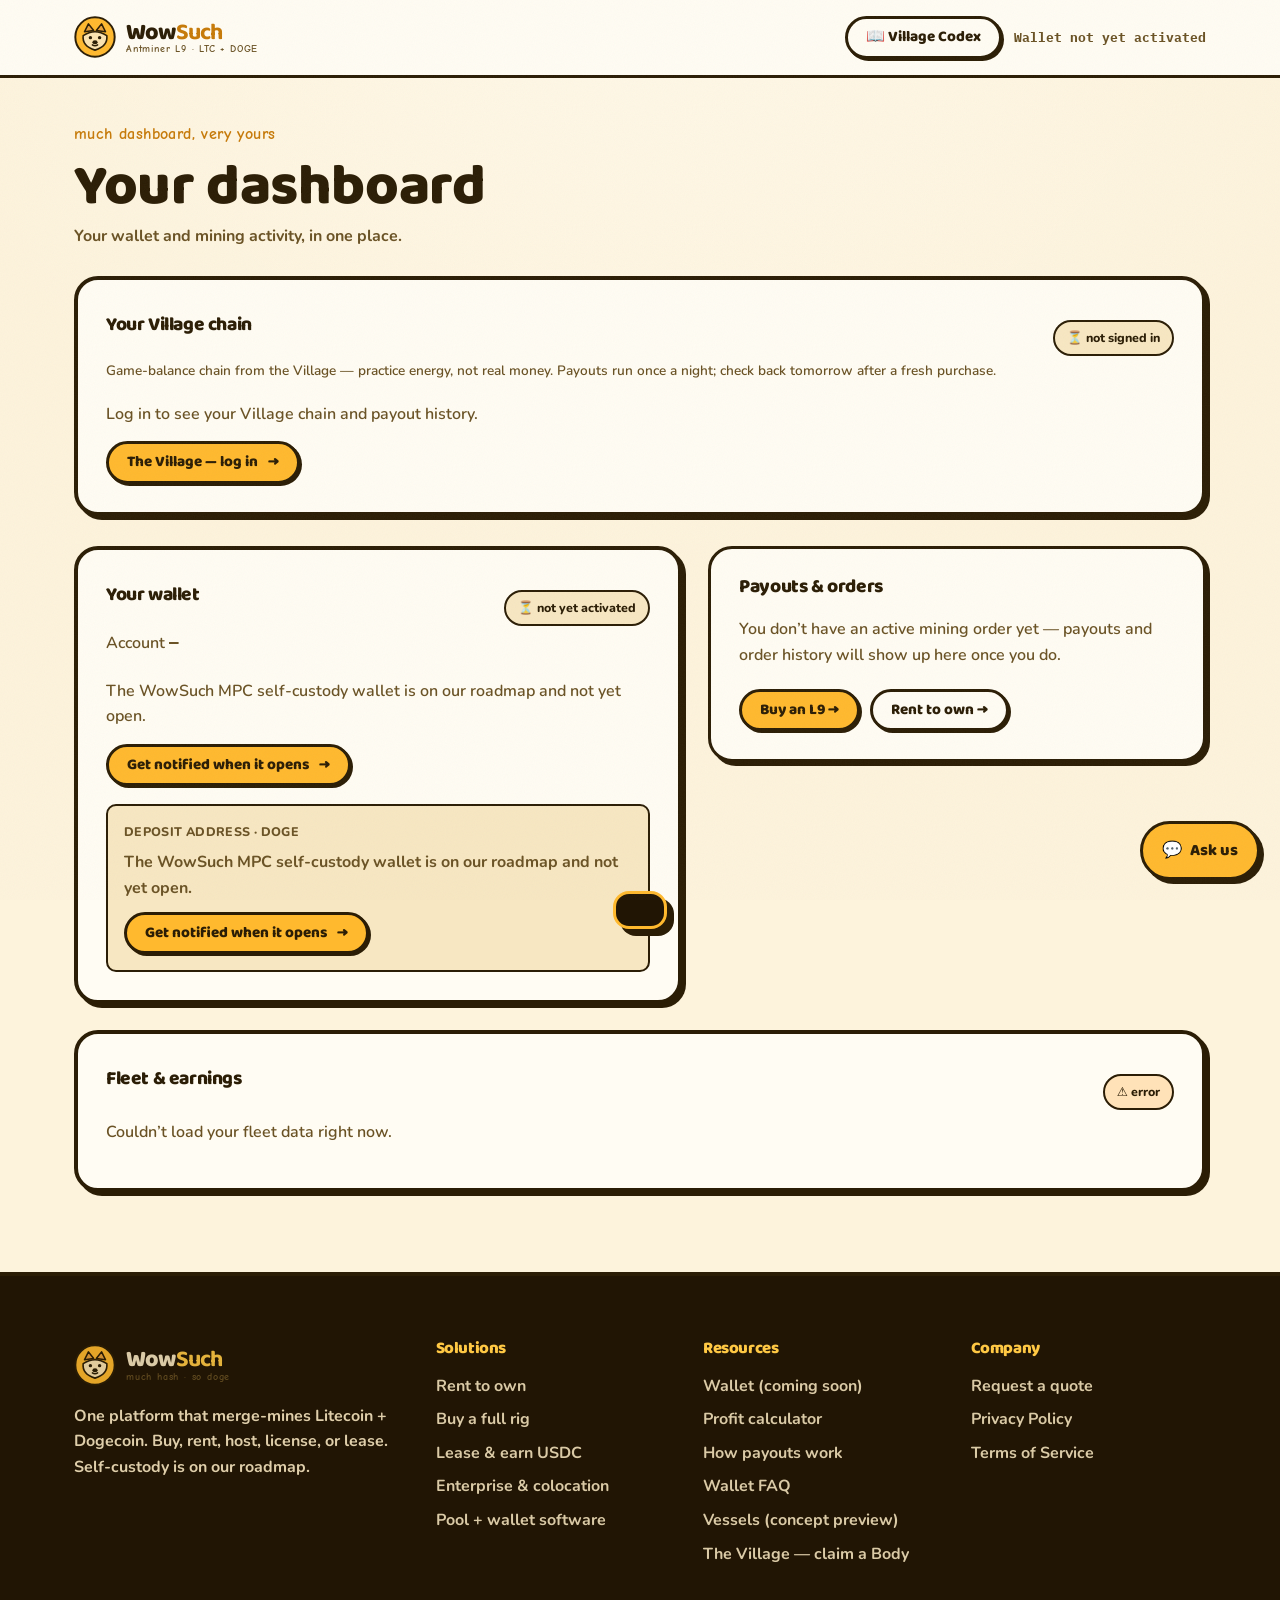
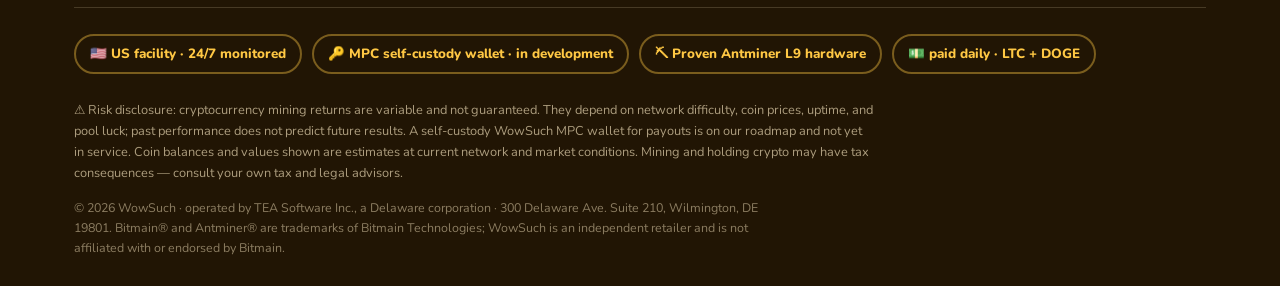
<file: dashboard.html>
<!doctype html>
<html lang="en">
<head>
<meta charset="utf-8">
<meta name="viewport" content="width=device-width, initial-scale=1">
<title>Your WowSuch Dashboard</title>
<meta name="description" content="Your WowSuch account in one place: mining payouts and orders. WowSuch MPC self-custody wallet balances and deposit addresses are on our roadmap and not yet live.">
<meta name="robots" content="noindex">
<link rel="canonical" href="https://wowsuch.example/dashboard.html">
<meta name="theme-color" content="#FFB92E">
<meta property="og:type" content="website">
<meta property="og:site_name" content="WowSuch">
<meta property="og:title" content="Your WowSuch Dashboard">
<meta property="og:description" content="Wallet balances, deposit addresses, and mining payouts — your WowSuch account in one place.">
<meta property="og:url" content="https://wowsuch.example/dashboard.html">
<meta name="twitter:card" content="summary">
<meta name="twitter:title" content="Your WowSuch Dashboard">
<meta name="twitter:description" content="Wallet balances, deposit addresses, and mining payouts — your WowSuch account in one place.">
<link rel="icon" type="image/svg+xml" href="assets/img/favicon.svg">
<link rel="preconnect" href="https://fonts.googleapis.com">
<link rel="preconnect" href="https://fonts.gstatic.com" crossorigin>
<link href="https://fonts.googleapis.com/css2?family=Baloo+2:wght@500;600;700;800&family=Comic+Neue:wght@700&family=IBM+Plex+Mono:wght@500;600;700&family=Nunito:wght@400;600;700;800&display=swap" rel="stylesheet">
<link rel="stylesheet" href="assets/css/base.css">
<link rel="stylesheet" href="assets/css/components.css">
<script type="application/ld+json">
{"@context":"https://schema.org","@type":"WebPage","name":"WowSuch Dashboard","description":"Your WowSuch mining payouts and orders in one place. Wallet balances and deposit addresses are on our roadmap and not yet live.","isPartOf":{"@type":"WebSite","name":"WowSuch","url":"https://wowsuch.example/"}}
</script>
<style>
  /* ---- page-specific: dashboard ---- */
  .dash-head{border-bottom:3px solid var(--ink);background:var(--paper);}
  .dash-head .wrap{display:flex;align-items:center;justify-content:space-between;gap:16px;padding:16px 24px;flex-wrap:wrap;}
  .dash-head .acct{font-family:var(--mono);font-weight:700;font-size:.82rem;color:var(--ink-soft);}
  .dash-main{padding:44px 0 80px;}
  .dgrid{display:grid;grid-template-columns:1.1fr .9fr;gap:26px;align-items:start;margin-top:30px;}
  @media(max-width:900px){.dgrid{grid-template-columns:1fr;}}
  .wcoin-row{display:flex;justify-content:space-between;align-items:center;padding:10px 0;
    border-bottom:1px solid var(--ink-faint);font-weight:700;gap:12px;}
  .wcoin-row:last-child{border-bottom:0;}
  .wcoin-row .c{display:flex;align-items:center;gap:10px;}
  .wcoin-badge{font-family:var(--display);font-weight:800;font-size:.72rem;letter-spacing:.03em;
    border:2px solid var(--ink);border-radius:999px;padding:4px 10px;background:var(--paper);color:var(--ink);flex:none;}
  .wcoin-badge.doge{background:var(--doge);}
  .wcoin-badge.ltc{background:var(--ltc);color:#fff;}
  .wcoin-row .bal-wrap{text-align:right;}
  .wcoin-row .bal{font-family:var(--mono);font-weight:700;}
  .wcoin-row .usd{display:block;font-family:var(--mono);font-weight:600;font-size:.76rem;color:var(--ink-soft);}
  .addr-box{background:var(--cream-2);border:2.5px solid var(--ink);border-radius:var(--r-sm);padding:16px;margin-top:18px;}
  .addr-box .lbl{font-weight:800;font-size:.78rem;text-transform:uppercase;letter-spacing:.03em;color:var(--ink-soft);margin-bottom:8px;}
  .addr-box .a{font-family:var(--mono);font-weight:700;font-size:.92rem;word-break:break-all;}
  .empty-state{color:var(--ink-soft);font-weight:600;padding:6px 0 14px;}
  .card h2{font-size:1.2rem;margin:0 0 14px;}
  .feed-tiles{display:grid;grid-template-columns:repeat(auto-fit,minmax(140px,1fr));gap:14px;margin-bottom:22px;}
  .feed-tile{background:var(--cream-2);border:2.5px solid var(--ink);border-radius:var(--r-sm);padding:14px 16px;}
  .feed-tile .ft-lab{display:block;font-weight:800;font-size:.72rem;text-transform:uppercase;letter-spacing:.03em;color:var(--ink-soft);margin-bottom:6px;}
  .feed-tile .ft-val{display:block;font-family:var(--mono);font-weight:700;font-size:1.15rem;}

  /* ---- game-balance chain card (dev-inbox #026, reused verbatim from village.html/awakening.html) ---- */
  .aw-panel{border:3px solid var(--gold);border-radius:var(--r-md);background:#2A1B06;
    padding:18px 20px;margin-top:18px;max-width:640px;}
  .aw-panel h3{font-family:var(--display);color:#fff;font-size:1rem;margin:0 0 10px;}
  /* dev-inbox 135: the watch block's heading sits on the same dark panel as h3;
     without this it inherits body --ink and reads ~1:1 (refute review 2026-09-30). */
  .aw-panel .watch-block h4{font-family:var(--display);color:#fff;font-size:.95rem;margin:0 0 6px;}
  /* design review 2026-09-30 S1: the payout amount carries the weight, the same
     gold the payout table uses for figures. Scoped to the payout line so the
     bold "Watch kept" state is not recoloured. */
  .aw-panel .watch-block .watch-payout b{color:var(--gold-on-dark);}
  /* design review 2026-09-30 S3: the house 3px --ink outline is ~invisible on the
     #2A1B06 panel, so the button read as a flat lozenge (seen in a render). */
  .aw-panel .btn{border-color:var(--gold-deep);}
  .aw-math{border:3px solid var(--gold);border-radius:var(--r-md);background:#2A1B06;
    padding:6px 16px;margin-top:12px;}
  .aw-math .row{display:flex;justify-content:space-between;gap:16px;padding:9px 0;
    font-family:var(--mono);font-size:.85rem;color:var(--soft-on-dark);font-weight:700;
    border-bottom:1px solid rgba(255,185,46,.25);}
  .aw-math .row:last-child{border-bottom:none;}
  .aw-math .row b{color:var(--gold-on-dark);}
  .aw-note{font-size:.85rem !important;color:var(--soft-on-dark);opacity:.85;margin-top:14px !important;}
  /* dev-inbox 135 (2026-09-30): `.card p{color:var(--ink-soft)}` in components.css
     (0,1,1) outranks `.aw-note` (0,1,0), so every note on the dark cabinet panel
     rendered dark-on-dark -- the payout-history header, the designation, the
     reserve note, and the whole watch block. Same colour, one step more specific. */
  .aw-panel .aw-note{color:var(--soft-on-dark);}
  .game-note-light{font-size:.85rem;color:var(--ink-soft);opacity:.85;margin-top:14px;font-weight:600;}
  .game-balance-chip{font-family:var(--mono);font-weight:800;font-size:1.1rem;}
  .aw-hidden{display:none !important;} /* not defined page-wide -- village.html/awakening.html each define it locally, this page needs it now for the Codex overlay */

  /* ---- guided-sequence story beat: nightly payout landing (reused pattern from village.html) ---- */
  .vg-beat{border:3px solid var(--gold);border-radius:var(--r-md);background:var(--cream-2);
    padding:14px 18px;margin-bottom:16px;position:relative;color:var(--ink);max-width:56ch;}
  .vg-beat h4{font-family:var(--display);font-size:.95rem;margin:0 0 6px;padding-right:26px;}
  .vg-beat p{font-size:.85rem;font-weight:600;color:var(--ink-soft);margin:0;}
  .vg-beat-close{position:absolute;top:10px;right:10px;background:none;border:none;font-size:1rem;
    cursor:pointer;color:var(--ink-soft);font-weight:700;line-height:1;padding:2px 6px;}
  .vg-beat-close:hover{color:var(--ink);}

  /* ---- Village Codex: persistent reference panel, reused verbatim from village.html ---- */
  .vg-codex-overlay{position:fixed;inset:0;background:rgba(20,14,4,.62);display:flex;
    align-items:center;justify-content:center;padding:20px;z-index:200;}
  .vg-codex-panel{background:var(--paper);border:3px solid var(--ink);border-radius:var(--r-lg);
    max-width:560px;max-height:86vh;overflow-y:auto;padding:28px 28px 24px;position:relative;}
  .vg-codex-panel h2{margin:0 0 6px;}
  .vg-codex-intro{font-weight:700;color:var(--ink-soft);margin-bottom:14px;}
  .vg-codex-list{list-style:none;margin:0;padding:0;}
  .vg-codex-entry{padding:10px 0;border-bottom:1px solid var(--ink-faint);}
  .vg-codex-entry:last-child{border-bottom:none;}
  .vg-codex-entry b{font-family:var(--display);font-weight:800;font-size:.95rem;display:block;}
  .vg-codex-entry span{display:block;margin-top:4px;font-weight:600;color:var(--ink-soft);font-size:.88rem;}
  .vg-codex-closing{margin-top:16px;font-size:.82rem;color:var(--ink-soft);font-weight:700;}
  .vg-codex-close{position:absolute;top:14px;right:14px;background:none;border:none;font-size:1.2rem;
    cursor:pointer;font-weight:700;color:var(--ink-soft);line-height:1;padding:4px 6px;}
  .vg-codex-close:hover{color:var(--ink);}

  /* ---- chain position/share row: was rendered as one run-on string
     ("#2QA0110%") -- Asana [backend] Village map task, readability fix ---- */
  .chain-pos-row{display:flex;align-items:center;gap:14px;font-family:var(--mono);font-weight:700;
    font-size:.85rem;color:var(--soft-on-dark);margin-top:2px;flex-wrap:wrap;}
  .chain-pos-row .pos{color:var(--gold-on-dark);}
</style>
</head>
<body>
<a class="skip-link" href="#top">Skip to content</a>

<div class="dash-head"><div class="wrap">
  <a class="brand" href="index.html" aria-label="WowSuch home">
    <svg class="mark" viewBox="0 0 64 64" aria-hidden="true">
      <circle cx="32" cy="32" r="30" fill="#FFB92E" stroke="#2B1D05" stroke-width="3"/>
      <path d="M16 24 L22 12 L30 22 Z" fill="#E9A23B" stroke="#2B1D05" stroke-width="2.4" stroke-linejoin="round"/>
      <path d="M48 24 L42 12 L34 22 Z" fill="#E9A23B" stroke="#2B1D05" stroke-width="2.4" stroke-linejoin="round"/>
      <path d="M14 30 Q32 18 50 30 Q52 46 32 52 Q12 46 14 30 Z" fill="#FBE3B0" stroke="#2B1D05" stroke-width="2.4"/>
      <circle cx="25" cy="33" r="2.6" fill="#2B1D05"/><circle cx="39" cy="33" r="2.6" fill="#2B1D05"/>
      <ellipse cx="32" cy="40" rx="4" ry="3" fill="#2B1D05"/>
      <path d="M28 44 Q32 47 36 44" fill="none" stroke="#2B1D05" stroke-width="2.2" stroke-linecap="round"/>
    </svg>
    <span class="name">Wow<b>Such</b><small>Antminer L9 · LTC + DOGE</small></span>
  </a>
  <div style="display:flex;align-items:center;gap:12px;margin-left:auto">
    <button type="button" class="btn sm alt" id="codexBtn">📖 Village Codex</button>
    <span class="acct" id="acctChip">—</span>
  </div>
</div></div>

<main id="top" class="dash-main"><div class="wrap">
  <span class="eyebrow reveal">much dashboard, very yours</span>
  <h1 class="reveal">Your dashboard</h1>
  <p class="reveal" id="welcomeLine" style="font-weight:700;color:var(--ink-soft);max-width:60ch;margin-top:6px">Your wallet and mining activity, in one place.</p>

  <!-- dev-inbox 096 §4, Roman's ruling 2026-08-22 («переставить, карточку Деревни
       первой»): the Village chain card leads the page. It is the only card here
       carrying real game data -- the wallet reads localStorage and says the MPC
       wallet is not open yet, "Payouts & orders" reads checkout leads from
       localStorage, and "Fleet & earnings" is the marketing account-summary feed.
       A page that opened with a wallet that does not work was undercutting the
       operational picture underneath it.
       The ruling was REORDER, not remove: the three cards below keep their
       content, their data sources and their relative order, and simply sit
       beneath this one. Nothing is hidden and nothing is deleted. -->
  <div class="card feature reveal" id="gameCard" style="margin-top:26px">
    <div style="display:flex;justify-content:space-between;align-items:center;gap:10px;margin-bottom:4px">
      <h2>Your Village chain</h2>
      <span class="status soon" id="gameStatus">⏳ loading</span>
    </div>
    <p style="font-size:.85rem;color:var(--ink-soft);font-weight:600;margin-bottom:14px">Game-balance chain from the Village — practice energy, not real money. Payouts run once a night; check back tomorrow after a fresh purchase.</p>
    <div id="payoutBeatSlot"></div>
    <div id="gameBody"><p class="empty-state">Checking your game balance…</p></div>
  </div>

  <div class="dgrid">
    <div class="card feature reveal">
      <div style="display:flex;justify-content:space-between;align-items:center;gap:10px;margin-bottom:4px">
        <h2>Your wallet</h2>
        <span class="status soon" id="acctStatus">⏳ not yet activated</span>
      </div>
      <p style="margin-bottom:16px">Account <b id="acctId" style="font-family:var(--mono)">—</b></p>
      <div id="coinList"></div>
      <div class="addr-box" id="addrBox">
        <div class="lbl">Deposit address · DOGE</div>
        <div id="addrState"></div>
      </div>
    </div>

    <div class="card reveal" style="transition-delay:.08s">
      <h2>Payouts &amp; orders</h2>
      <div id="ordersWrap"></div>
    </div>
  </div>

  <div class="card feature reveal" id="feedCard" style="margin-top:26px">
    <div style="display:flex;justify-content:space-between;align-items:center;gap:10px;margin-bottom:4px">
      <h2>Fleet &amp; earnings</h2>
      <span class="status soon" id="feedStatus">⏳ loading</span>
    </div>
    <div id="feedBody"><p class="empty-state">Loading your fleet…</p></div>
  </div>

</div></main>

<footer><div class="wrap">
  <div class="foot-grid">
    <div>
      <a class="brand" href="index.html" aria-label="WowSuch home">
        <svg class="mark" viewBox="0 0 64 64" aria-hidden="true">
          <circle cx="32" cy="32" r="30" fill="#FFB92E" stroke="#2B1D05" stroke-width="3"/>
          <path d="M16 24 L22 12 L30 22 Z" fill="#E9A23B" stroke="#2B1D05" stroke-width="2.4" stroke-linejoin="round"/>
          <path d="M48 24 L42 12 L34 22 Z" fill="#E9A23B" stroke="#2B1D05" stroke-width="2.4" stroke-linejoin="round"/>
          <path d="M14 30 Q32 18 50 30 Q52 46 32 52 Q12 46 14 30 Z" fill="#FBE3B0" stroke="#2B1D05" stroke-width="2.4"/>
          <circle cx="25" cy="33" r="2.6" fill="#2B1D05"/><circle cx="39" cy="33" r="2.6" fill="#2B1D05"/>
          <ellipse cx="32" cy="40" rx="4" ry="3" fill="#2B1D05"/>
          <path d="M28 44 Q32 47 36 44" fill="none" stroke="#2B1D05" stroke-width="2.2" stroke-linecap="round"/>
        </svg>
        <span class="name">Wow<b>Such</b><small>much hash · so doge</small></span>
      </a>
      <p style="font-weight:700;margin-top:14px;max-width:36ch;opacity:.9">One platform that merge-mines Litecoin + Dogecoin. Buy, rent, host, license, or lease. Self-custody is on our roadmap.</p>
    </div>
    <div><h4>Solutions</h4>
      <a href="rent-to-own.html">Rent to own</a>
      <a href="buy.html">Buy a full rig</a>
      <a href="lease.html">Lease &amp; earn USDC</a>
      <a href="enterprise.html">Enterprise &amp; colocation</a>
      <a href="whitelabel.html">Pool + wallet software</a>
    </div>
    <div><h4>Resources</h4>
      <a href="wallet.html">Wallet (coming soon)</a>
      <a href="buy.html#calc">Profit calculator</a>
      <a href="index.html#how">How payouts work</a>
      <a href="wallet.html#faq">Wallet FAQ</a>
      <a href="vessels.html">Vessels (concept preview)</a>
      <a href="village.html">The Village — claim a Body</a>
    </div>
    <div><h4>Company</h4>
      <a href="enterprise.html#contact">Request a quote</a>
      <a href="privacy.html">Privacy Policy</a>
      <a href="terms.html">Terms of Service</a>    </div>
  </div>
  <div class="foot-trust">
    <span class="t">🇺🇸 US facility · 24/7 monitored</span>
    <span class="t">🔑 MPC self-custody wallet · in development</span>
    <span class="t">⛏ Proven Antminer L9 hardware</span>
    <span class="t">💵 paid daily · LTC + DOGE</span>
  </div>
  <p class="risk">⚠ Risk disclosure: cryptocurrency mining returns are variable and not guaranteed. They depend on network difficulty, coin prices, uptime, and pool luck; past performance does not predict future results. A self-custody WowSuch MPC wallet for payouts is on our roadmap and not yet in service. Coin balances and values shown are estimates at current network and market conditions. Mining and holding crypto may have tax consequences — consult your own tax and legal advisors.</p>
  <p class="legal">© <span id="yr"></span> WowSuch · operated by TEA Software Inc., a Delaware corporation · 300 Delaware Ave. Suite 210, Wilmington, DE 19801. Bitmain® and Antminer® are trademarks of Bitmain Technologies; WowSuch is an independent retailer and is not affiliated with or endorsed by Bitmain.</p>
</div></footer>

<!-- ============ VILLAGE CODEX: persistent, always-reachable reference (not a one-time popup) ============ -->
<div class="vg-codex-overlay aw-hidden" id="codexOverlay">
  <div class="vg-codex-panel" role="dialog" aria-modal="true" aria-labelledby="codexHeading">
    <button type="button" class="vg-codex-close" id="codexClose" aria-label="Close Village Codex">✕</button>
    <h2 id="codexHeading">Village Codex</h2>
    <p class="vg-codex-intro">What is happening here, in plain terms:</p>
    <ul class="vg-codex-list">
      <li class="vg-codex-entry"><b>Entity</b><span>you, before you've claimed anything to hold: a name in the ledger and a spark of your own.</span></li>
      <li class="vg-codex-entry"><b>Body</b><span>a real machine, working right now, holding your share of what it extracts.</span></li>
      <li class="vg-codex-entry"><b>Chain</b><span>the order of residents sharing one Body, lined up in the sequence they joined.</span></li>
      <li class="vg-codex-entry"><b>Keeper</b><span>a resident who keeps watch over a Body's real telemetry.</span></li>
      <li class="vg-codex-entry"><b>Energy</b><span>what a Body extracts, settled nightly across the residents in the chain. Some nights a Body spends more energy than it extracts, and the settlement runs the other way.</span></li>
      <li class="vg-codex-entry"><b>Nightly payout</b><span>the night&rsquo;s settlement lands once a day; check back each morning. It can be a credit or a debit, depending on what the Body did that night.</span></li>
    </ul>
    <p class="vg-codex-closing">This phase runs on a game balance only — practice energy, not real money.</p>
  </div>
</div>

<button class="chat-fab" id="chatFab" aria-label="Open chat assistant">💬 <span>Ask us</span></button>
<div class="chat-panel" id="chatPanel" aria-hidden="true" role="dialog" aria-label="Chat assistant">
  <div class="chat-head"><div><b>WowSuch Assistant</b><small>instant answers · humans on tickets</small></div><button id="chatClose" aria-label="Close chat">✕</button></div>
  <div class="chat-body" id="chatBody"></div>
  <div class="chat-chips" id="chatChips"></div>
  <form class="chat-input" id="chatForm"><input id="chatText" placeholder="Ask about your wallet, orders…" autocomplete="off" aria-label="Your question"><button type="submit" aria-label="Send">→</button></form>
</div>

<div class="toast" id="toast" role="status"></div>

<script>window.WOW_KB = [
  { k: ["deposit", "address", "receive", "fund", "top up"], a: "The WowSuch MPC self-custody wallet is on our roadmap and not yet open. Sign up on the wallet page and we'll notify you when it launches." },
  { k: ["order", "payout", "payouts", "when", "hashing"], a: "Payouts appear on this dashboard once your machine is hashing — daily LTC + DOGE, automatically. A self-custody wallet for these payouts is on our roadmap." },
  { k: ["activate", "no wallet", "create a wallet"], a: "Head to the wallet page to sign up for early access — the wallet is on our roadmap and not yet open." }
];</script>
<script src="assets/js/core.js"></script>
<script>
(function () {
  "use strict";
  var W = window.WOW;
  if (!W) return;
  function byId(id) { return document.getElementById(id); }
  function esc(v) { return W.esc(v); }

  /* ---------------- VILLAGE CODEX (persistent, always reachable) ---------------- */
  (function () {
    var codexOverlay = byId("codexOverlay"), codexBtn = byId("codexBtn"), codexClose = byId("codexClose");
    if (!codexOverlay || !codexBtn) return;
    function openCodex() { codexOverlay.classList.remove("aw-hidden"); }
    function closeCodex() { codexOverlay.classList.add("aw-hidden"); }
    codexBtn.addEventListener("click", openCodex);
    codexClose.addEventListener("click", closeCodex);
    codexOverlay.addEventListener("click", function (e) { if (e.target === codexOverlay) closeCodex(); });
    document.addEventListener("keydown", function (e) { if (e.key === "Escape") closeCodex(); });
  })();

  function loadWallet() {
    try { return JSON.parse(localStorage.getItem("wowsuch_wallet") || "null"); } catch (e) { return null; }
  }
  function loadOrders() {
    try {
      var all = JSON.parse(localStorage.getItem("wowsuch_leads") || "[]");
      return all.filter(function (x) { return x && x.source === "checkout"; });
    } catch (e) { return []; }
  }

  var WA = loadWallet();
  var orders = loadOrders();

  /* ---- header / welcome ---- */
  var acctChip = byId("acctChip");
  if (acctChip) acctChip.textContent = WA ? ("Account " + (WA.accountId || "—")) : "Wallet not yet activated";

  var welcome = byId("welcomeLine");
  if (WA && WA.name && welcome) {
    welcome.textContent = "Welcome back, " + WA.name.split(" ")[0] + ". Your wallet and mining activity, in one place.";
  }

  /* ---- wallet card: status + account id ---- */
  var acctId = byId("acctId"), acctStatus = byId("acctStatus");
  if (acctId) acctId.textContent = WA ? (WA.accountId || "—") : "—";
  if (acctStatus) {
    if (WA) { acctStatus.className = "status live"; acctStatus.innerHTML = '<span class="d"></span> active'; }
    else { acctStatus.className = "status soon"; acctStatus.textContent = "⏳ not yet activated"; }
  }

  /* ---- coin balances ---- */
  var coinList = byId("coinList");
  var prices = (W.prices || {});
  function usdFor(code, bal) {
    if (code === "DOGE") return W.money(bal * (prices.doge || 0));
    if (code === "LTC") return W.money(bal * (prices.ltc || 0));
    if (code === "USDC") return W.money(bal);
    return null;
  }
  function decimalsFor(code) { return code === "DOGE" ? 2 : code === "USDC" ? 2 : 4; }
  function renderCoins() {
    if (!coinList) return;
    if (WA && WA.coins && WA.coins.length) {
      coinList.innerHTML = WA.coins.map(function (c) {
        var badgeCls = c.code === "DOGE" ? "doge" : c.code === "LTC" ? "ltc" : "";
        var bal = Number(c.bal) || 0;
        var balTxt = c.code === "USDC" ? W.money(bal) : bal.toLocaleString(undefined, { minimumFractionDigits: decimalsFor(c.code), maximumFractionDigits: decimalsFor(c.code) });
        var usd = usdFor(c.code, bal);
        return '<div class="wcoin-row"><span class="c"><span class="wcoin-badge ' + badgeCls + '">' + esc(c.code) + '</span></span>' +
          '<span class="bal-wrap"><span class="bal">' + esc(balTxt) + '</span>' + (usd ? '<span class="usd">' + esc(usd) + '</span>' : '') + '</span></div>';
      }).join("");
    } else {
      coinList.innerHTML = '<p class="empty-state">The WowSuch MPC self-custody wallet is on our roadmap and not yet open.</p>' +
        '<a class="btn sm" href="wallet.html#activate">Get notified when it opens <span class="arrow">→</span></a>';
    }
  }
  renderCoins();
  document.addEventListener("wow:prices", function (e) { prices = e.detail || prices; renderCoins(); });

  /* ---- deposit address ---- */
  var addrState = byId("addrState");
  if (addrState) {
    if (WA && WA.coins && WA.coins[0] && WA.coins[0].address) {
      var addr = WA.coins[0].address;
      addrState.innerHTML = '<div class="a" id="depAddr">' + esc(addr) + '</div>' +
        '<button class="btn sm alt" id="copyAddr" type="button" style="margin-top:10px">Copy address</button>' +
        '<p style="font-weight:600;font-size:.82rem;color:var(--ink-soft);margin-top:8px">Preview only: this is an example of the WowSuch MPC deposit address you would get once the self-custody wallet is live. The wallet is on our roadmap and not yet open — do not send funds to this address.</p>';
      var copyBtn = byId("copyAddr");
      if (copyBtn) copyBtn.addEventListener("click", function () {
        if (navigator.clipboard) navigator.clipboard.writeText(addr).then(function () { W.showToast("Address copied. Wow."); });
      });
    } else {
      addrState.innerHTML = '<p style="font-weight:700">The WowSuch MPC self-custody wallet is on our roadmap and not yet open.</p>' +
        '<a class="btn sm" href="wallet.html#activate" style="margin-top:10px;display:inline-flex">Get notified when it opens <span class="arrow">→</span></a>';
    }
  }

  /* ---- payouts & orders ---- */
  var ordersWrap = byId("ordersWrap");
  /* dev-inbox 141 A: this section lists real-miner hosting orders, which do not
     exist in this phase, so a Body-share holder used to read "you have nothing"
     here. The empty state is drawn once on load with the no-Entity line, and
     redrawn by renderGameChain() once the game data shows at least one chain --
     the choice waits for that data, so nothing new renders before it. */
  function renderOrdersEmpty(holdsEntity) {
    if (!ordersWrap || orders.length) return;
    ordersWrap.innerHTML = '<p class="empty-state">' + (holdsEntity
        ? "No hosting orders yet — this section lists orders for real machines hosted with WowSuch. Your Body shares from the Village are in your chain cards above, with each night's result."
        : 'You don’t have an active mining order yet — payouts and order history will show up here once you do.') + '</p>' +
      '<div style="display:flex;gap:10px;flex-wrap:wrap;margin-top:6px"><a class="btn sm" href="buy.html">Buy an L9 →</a><a class="btn sm alt" href="rent-to-own.html">Rent to own →</a></div>';
  }
  if (ordersWrap) {
    if (orders.length) {
      var rows = orders.map(function (o) {
        return '<tr><td>' + esc(o.plan || "—") + '</td><td>' + esc(o.qty || "—") + '</td><td>' + esc(o.order || "—") + '</td><td>' + esc(o.dueNow || o.total || "—") + '</td></tr>';
      }).join("");
      ordersWrap.innerHTML = '<table class="data-table"><thead><tr><th>Plan</th><th>Qty</th><th>Order #</th><th>Due</th></tr></thead><tbody>' + rows + '</tbody></table>' +
        '<p style="font-weight:600;font-size:.85rem;color:var(--ink-soft);margin-top:14px">Payouts appear here once your machine is hashing — daily LTC + DOGE, automatically, to the wallet above.</p>';
    } else {
      renderOrdersEmpty(false);
    }
  }

  /* ---- fleet & earnings feed ---- */
  var feedStatus = byId("feedStatus"), feedBody = byId("feedBody");
  function feedTile(label, val) {
    return '<div class="feed-tile"><span class="ft-lab">' + esc(label) + '</span><span class="ft-val">' + esc(val) + '</span></div>';
  }
  function renderFeed(detail) {
    if (!feedBody) return;
    var status = detail && detail.status, data = detail && detail.data;

    if (status === "error") {
      if (feedStatus) { feedStatus.className = "status kyc"; feedStatus.textContent = "⚠ error"; }
      feedBody.innerHTML = '<p class="empty-state">Couldn’t load your fleet data right now.</p>';
      return;
    }
    if (status !== "success" || !data) return; // still loading — static markup already shows the loading state

    var fleet = data.fleet || {}, earnings = data.earnings || {}, series = data.series || {};

    if (!fleet.total_miners) {
      if (feedStatus) { feedStatus.className = "status soon"; feedStatus.textContent = "⏳ no fleet yet"; }
      feedBody.innerHTML = '<p class="empty-state">No mining fleet on this account yet.</p>' +
        '<a class="btn sm" href="buy.html">Buy an L9 <span class="arrow">→</span></a>';
      return;
    }

    if (feedStatus) { feedStatus.className = "status live"; feedStatus.innerHTML = '<span class="d"></span> live'; }

    var netDay = earnings.net_24h_usd, net7 = earnings.net_7d_usd;
    /* dev-inbox 084 §6. This used to prepend the sign itself, because W.money()
       returned only the unsigned magnitude. money() is now sign-correct, so
       prepending here as well would render "--$1.20" — a caller-side workaround
       outliving the defect it worked around. Left as a named wrapper rather than
       inlined: the null-to-"—" branch is still this tile's own, and the name is
       where a reader looks for how a net figure is rendered. */
    function fmtNet(n) { return n == null ? "—" : W.money(n); }
    var tiles = feedTile("Active miners", (fleet.active_miners || 0).toLocaleString()) +
      feedTile("Total miners", (fleet.total_miners || 0).toLocaleString()) +
      feedTile("Total hashrate", W.hashStr(fleet.total_ghs || 0)) +
      feedTile("Net (24h)", fmtNet(netDay)) +
      feedTile("Net (7d)", fmtNet(net7));

    var ghs = series.ghs || [], netUsd = series.net_usd || [];
    var canChartGhs = ghs.length >= 2;
    var canChartNet = netUsd.length >= 2 && netUsd.every(function (v) { return v != null; });
    var charts = '<div class="charts">' +
      '<div class="chart-card"><div class="chart-head"><h3>Hashrate</h3><span class="illus">live · ~10 min refresh</span></div>' +
      (canChartGhs ? '<svg id="feedChartGhs" viewBox="0 0 520 240" role="img" aria-label="Fleet hashrate trend"></svg>' :
        '<p class="chart-note">Not enough data yet for a trend.</p>') +
      '</div>' +
      '<div class="chart-card"><div class="chart-head"><h3>Net earnings</h3><span class="illus">live · ~10 min refresh</span></div>' +
      (canChartNet ? '<svg id="feedChartNet" viewBox="0 0 520 240" role="img" aria-label="Net earnings trend"></svg>' :
        '<p class="chart-note">Net-earnings trend isn’t available yet for this account.</p>') +
      /* dev-inbox 084 §1's honest limit, and it is the half that matters most:
         this tile plots the REAL fleet feed, not the player's payout. Nothing on
         the page said so, and a player reads a chart on their own dashboard as
         their own earnings. Fixing the axis without this label would leave a
         truthful chart in a misleading place. */
      '<p class="chart-note">Fleet output, measured — not your payout.</p>' +
      '</div></div>';

    feedBody.innerHTML = '<div class="feed-tiles">' + tiles + '</div>' + charts;
    if (canChartGhs) W.renderChart(byId("feedChartGhs"), ghs, "#C77A08", "rgba(199,122,8,0.16)");
    // dev-inbox 084 §1: the 5th argument is the BELOW-ZERO fill. Without it a
    // losing stretch would still be painted in the gain colour, which is the
    // whole defect. Only this chart passes it — the hashrate series cannot go
    // negative, so it keeps the two-colour-free path.
    if (canChartNet) W.renderChart(byId("feedChartNet"), netUsd, "#1E8A4C", "rgba(30,138,76,0.16)", "rgba(176,42,42,0.20)");
  }
  document.addEventListener("wow:feed", function (e) { renderFeed(e.detail); });
  if (W.fetchFeed) W.fetchFeed();

  /* ---- game-balance chain (dev-inbox #026 / Asana [backend] Player UI) ----
     Reuses the wowsuch-game session village.html already writes to
     localStorage -- a player who registered/logged in there is
     automatically recognized here too, same origin, same key. ---- */
  var GAME_API_BASE = "https://wowsuch-game.onrender.com";
  var LS_GAME_SESSION = "wowsuch_game_session";
  function loadGameSession() {
    try { return JSON.parse(localStorage.getItem(LS_GAME_SESSION) || "null"); } catch (e) { return null; }
  }
  /* dev-inbox 102. Until now this page only ever READ the session, so it could
     not renew one even when the material to do it was sitting in the same
     object village.html writes. */
  function saveGameSession(s) {
    try { localStorage.setItem(LS_GAME_SESSION, JSON.stringify(s)); } catch (e) { /* private mode */ }
  }
  function clearGameSession() {
    try { localStorage.removeItem(LS_GAME_SESSION); } catch (e) { /* private mode */ }
  }

  /* dev-inbox 102 §3. 082's Village sentence with its first clause dropped:
     "while this page was open" is not necessarily true here -- a player can
     arrive on the dashboard holding an already-dead token. Deliberately a
     THIRD state and not a third variant of the wording. */
  var GAME_SESSION_ENDED_COPY = "Your session ended. Log in again and your balance and Bodies will be exactly as you left them.";

  /* dev-inbox 102 §4. The stored object's FIELD NAMES must match
     village.html's `applySession()` exactly -- both pages read one object, so a
     divergence here silently logs the player out of the other page.

     `expires_at` is an ABSOLUTE deadline computed ONCE, at the instant the
     response arrived. `expires_in` is a DURATION and is only meaningful against
     that instant; recomputing it on load would push the deadline forward on
     every page view and the token would then expire while the page still
     believed it was fresh. This page never recomputes it -- it only writes it
     here, on a response it just received. */
  function applyRefreshedGameSession(session, payload, userId, email) {
    var next = {
      access_token: payload.access_token,
      // A refresh response may legitimately omit a new refresh token and leave
      // the existing one valid; keep what we hold rather than nulling it.
      refresh_token: payload.refresh_token || session.refresh_token || null,
      expires_at: payload.expires_in ? Date.now() + payload.expires_in * 1000 : null,
      user_id: userId || session.user_id,
      email: email || session.email
    };
    saveGameSession(next);
    return next;
  }

  /* Resolves to the NEW session object, or null when the session is genuinely
     dead. Never throws -- the caller branches on the value, not on an
     exception, so a refresh failure cannot be mistaken for the transport
     failure below it.

     No single-flight here, unlike village.html: this page fires exactly ONE
     authenticated call, so there is no burst of simultaneous 401s to collapse.
     No proactive/interval refresh either (102 "Do not") -- the Village owns
     renewal; a second timer writing the same key is a race for no gain. */
  function refreshGameSession(session) {
    if (!session || !session.refresh_token) return Promise.resolve(null);
    return fetch(GAME_API_BASE + "/auth/refresh", {
      method: "POST",
      headers: { "Content-Type": "application/json" },
      body: JSON.stringify({ refresh_token: session.refresh_token }),
      cache: "no-store"
    }).then(function (resp) {
      return resp.ok ? resp.json() : null;
    }).then(function (data) {
      if (!data || !data.session || !data.session.access_token) return null;
      return applyRefreshedGameSession(session, data.session, data.user_id, data.email);
    }).catch(function () { return null; });
  }
  function gameMoney(n) { return "$" + Number(n).toFixed(2); } // dev-inbox 062: matches village.html's money() -- game-balance amounts are USD-denominated, render as dollars

  /* ---- dev-inbox #049 (S4): signed rendering, payout-history ROWS ONLY ----
     A night can now pay a loss, so a row's sign is load-bearing. gameMoney() is
     deliberately left alone: the Entity total and the spendable balance stay
     unsigned and keep their current rendering.
       - rounds to a non-zero positive -> leading "+"
       - rounds to a non-zero negative -> leading "-"
       - rounds to zero                -> "$0.00", NO sign. 25 of the live
         Entities hold a 0.0100 share, so their loss on the first negative night
         is -0.0012; without this branch toFixed(2) prints "-0.00", which reads
         as a rendering fault rather than as a small loss.
     The sign is judged on the ROUNDED value, never the raw one, so what is shown
     and what is signed can never disagree. ASCII hyphen-minus U+002D throughout
     (toFixed already emits it) -- not U+2212.
     dev-inbox 062: the unit is now a dollar sign, and the sign sits AHEAD of it
     ("+$1.23" / "-$1.23"), matching the presentation 062 fixes for the static
     Awakening figures. The sign is still decided on the rounded value v and the
     zero branch still emits no sign at all -- only where the symbol sits moved.
     The magnitude is sliced off the already-rounded string rather than recomputed
     from v, so the digits shown can never drift from the digits signed. */
  function roundedMoney(n) { return parseFloat(Number(n).toFixed(2)); }
  function payoutRowMoney(n) {
    var s = Number(n).toFixed(2), v = parseFloat(s);
    if (v === 0) return "$0.00";           // catches "0.00" and "-0.00" alike
    var mag = s.charAt(0) === "-" ? s.slice(1) : s;   // "-1.23" -> "1.23"
    return (v > 0 ? "+$" : "-$") + mag;
  }

  /* ---------------- GUIDED-SEQUENCE STORY BEAT: nightly payout (per-player, same
     scheme as village.html's purchase/chain-view beats -- dismiss marks it seen;
     leaving without dismissing lets it resurface next dashboard load, i.e. resumable). */
  function beatStorageKey(userId, beat) { return "wowsuch_onboard_seen::" + userId + "::" + beat; }
  function hasSeenBeat(beat) {
    var s = loadGameSession();
    if (!s || !s.user_id) return true;
    return localStorage.getItem(beatStorageKey(s.user_id, beat)) === "1";
  }
  function markBeatSeen(beat) {
    var s = loadGameSession();
    if (!s || !s.user_id) return;
    localStorage.setItem(beatStorageKey(s.user_id, beat), "1");
  }
  function showBeat(containerEl, beat, title, body) {
    if (!containerEl || hasSeenBeat(beat)) return;
    if (containerEl.querySelector('[data-beat="' + beat + '"]')) return;
    containerEl.insertAdjacentHTML("afterbegin",
      '<div class="vg-beat" data-beat="' + beat + '"><button type="button" class="vg-beat-close" aria-label="Dismiss">✕</button>' +
      '<h4>' + esc(title) + '</h4><p>' + esc(body) + '</p></div>');
    var el = containerEl.querySelector('[data-beat="' + beat + '"]');
    el.querySelector(".vg-beat-close").addEventListener("click", function () {
      markBeatSeen(beat);
      el.remove();
    });
  }

  var gameStatus = byId("gameStatus"), gameBody = byId("gameBody");
  var BODY_STATUS_LABEL = { active: "active", degraded: "degraded", EOL: "end of life", "no data": "no data" };
  function bodyStatusClass(s) { return s === "active" ? "status live" : s === "no data" ? "status soon" : "status kyc"; }

  /* ---- dev-inbox 096: health is a DIFFERENT FACT from lifecycle ----
     `body_status` above is `bodies.status` (active/degraded/EOL) -- a LIFECYCLE
     field, "is this Body still in the game at all". `health_status` answers
     "what is it doing right now". A Body can be `active` and failing, or `EOL`
     and resting, so both ship and both are labelled; collapsing them loses the
     half a player asking "is my thing working" actually wants.

     THE DISPLAY MAP IS THE ONLY PLACE A HEALTH WORD IS WRITTEN on this page.
     dev-inbox 093 is redrawing this vocabulary for a buyer (Healthy / Strained /
     Failing / Resting / Down / No signal) and explicitly deferred health-on-the-
     dashboard to this card; when it ships, THIS MAP is what changes and nothing
     else on the page does. The tokens below are today's stored values and match
     village.html's HEALTH_LABEL exactly -- two copies because there is no build
     step and no shared bundle, so what is enforceable instead is that they say
     the same words. */
  var HEALTH_LABEL = {
    healthy: "Healthy", warning: "Warning", critical: "Critical",
    resting: "Resting", offline: "Offline", unknown: "Unknown"
  };
  function healthLabel(token) {
    // No token at all -- no `bodies` row came back for this chain -- is honestly
    // `unknown`: we do not know, which is a different claim from "it is down".
    if (!token) return HEALTH_LABEL.unknown;
    /* A token the map has NOT learned renders AS ITSELF, deliberately. The trap
       is recorded in village.html: every consumer of that map has an `||`
       fallback, so a state added to the backend before the map catches up
       renders as a valid-looking word and is indistinguishable from a real
       reading -- nothing throws, nothing logs, and there is no `undefined` for a
       reviewer to spot. A raw token on screen is ugly and loud, which is the
       whole point of choosing it over a plausible lie. */
    return HEALTH_LABEL[token] || token;
  }
  function healthClass(token) {
    if (token === "healthy") return "status live";
    // `resting` and `unknown` are not verdicts about the hardware, so neither
    // gets the alarm styling; an unrecognised token lands here too, which keeps
    // an unknown state from borrowing the reassurance of green.
    if (token === "warning" || token === "critical" || token === "offline") return "status kyc";
    return "status soon";
  }

  /* ---- dev-inbox 096: a signed total, and never a false zero ----
     gameMoney() is unsigned by design (see #049) and stays that way for the
     reserve and the spendable balance. "Earned to date" MAY BE NEGATIVE -- the
     synthetic series runs negative 2026-08-22 -> 08-26 -- and that negative is
     the honest number the floored reserve hides, so it must never be softened.

     The sub-cent branch is what stops this from lying at 2dp. 25 live Entities
     hold a 0.0100 share, so a loss night costs them -0.0012: toFixed(2) prints
     "-0.00", and #049's payout-row formatter deliberately collapses that to
     "$0.00" because a ROW that rounds to nothing paid nothing worth naming. A
     TOTAL is a different claim -- printing "$0.00" for a player who really did
     lose money is exactly the softening this card exists to undo -- so a
     non-zero amount that rounds to nothing renders as "less than a cent", with
     its sign, rather than as zero. */
  function signedGameMoney(n) {
    var v = Number(n);
    if (!isFinite(v)) return "—";
    var rounded = parseFloat(v.toFixed(2));
    if (rounded === 0) {
      if (v < 0) return "-<$0.01";
      if (v > 0) return "<$0.01";
      return "$0.00";
    }
    return (rounded < 0 ? "-$" : "$") + Math.abs(rounded).toFixed(2);
  }

  /* dev-inbox 141 C: the chain card's money -- its per-night rows, "Earned to
     date", and the two figures that reconcile with it (Reserve held, Absorbed
     by the floor) -- share THIS formatter, at 3 decimals. Each value rounded on
     its own at 2dp made the visible rows miss the visible total (Dmytro counted
     $0.14 against $0.15). At 3dp each row can miss by at most 0.0005, so the gap
     is bounded by 0.0005 per row -- small, but it grows with the history. A
     mixed precision inside the reconciliation block would itself print a
     contradiction ($0.56 against $0.543 + $0.02), so all three move together.
     The values are still the ledger's -- only their precision changed. Sign and zero handling as signedGameMoney (no "+"): an
     exact zero prints "$0.000", never "-$0.000", and a NON-zero value that
     rounds to nothing prints "<$0.001" with its sign -- the dev-inbox 096 rule
     above, so a real loss total never reads as zero. Every other surface keeps
     its own formatter. */
  // Mirrors _DASHBOARD_PAYOUT_LOOKBACK in game/app/routers/game.py: a chain
  // history this long may be truncated by the server (dev-inbox 141 B).
  var DASHBOARD_PAYOUT_LOOKBACK = 30;
  function chainCardMoney(n) {
    var v = Number(n);
    if (!isFinite(v)) return "—";
    var rounded = parseFloat(v.toFixed(3));
    if (rounded === 0) {
      if (v < 0) return "-<$0.001";
      if (v > 0) return "<$0.001";
      return "$0.000";
    }
    return (rounded < 0 ? "-$" : "$") + Math.abs(rounded).toFixed(3);
  }

  function renderGameChain(data) {
    if (!data.chains.length) {
      gameStatus.className = "status soon"; gameStatus.textContent = "⏳ no chain yet";
      gameBody.innerHTML = '<p class="empty-state">You haven’t claimed a Body yet.</p>' +
        '<a class="btn sm" href="village.html">The Village — claim a Body <span class="arrow">→</span></a>';
      return;
    }
    gameStatus.className = "status live"; gameStatus.innerHTML = '<span class="d"></span> live';
    /* dev-inbox 135: one overnight-watch slot per held Body, in the first card
       for that Body; loadWatch() fills it once GET /me/watch answers. */
    var watchSlotTaken = {};
    var panels = data.chains.map(function (c, chainIndex) {
      var payouts = c.payouts || [];
      var rows = payouts.length
        ? payouts.map(function (p) {
            return '<div class="row"><span>' + esc(p.period) + '</span><b>' + chainCardMoney(p.income_k) + '</b></div>';
          }).join("")
        : '<div class="row"><span>No payouts yet</span><b>—</b></div>';
      /* dev-inbox #049 (S2): the count is the number of rows ACTUALLY rendered,
         so the server-side 30-period lookback can no longer produce a silent
         mismatch between the column and the total, and the header stays honest
         if _DASHBOARD_PAYOUT_LOOKBACK ever changes. Empty history keeps the
         existing "No payouts yet" path and an uncounted header. */
      var historyHeader = payouts.length
        ? "Payout history — last " + payouts.length + " night" + (payouts.length === 1 ? "" : "s") + ", most recent first:"
        : "Payout history:";
      /* dev-inbox #049 (S3): the reconciliation note appears only when the
         contradiction is actually on screen -- otherwise it is noise on a card
         that has never seen a loss. The second clause is not redundant: an
         Entity whose losses fell outside the rendered window still shows a
         floored zero total above positive rows, i.e. the same contradiction
         with its cause off-screen. */
      var showReserveNote = payouts.some(function (p) { return roundedMoney(p.income_k) < 0; }) ||
        (payouts.length > 0 && Number(c.game_balance) === 0);
      /* dev-inbox 096: WHERE the Body is, and a link that ends the manual
         lookup. The address is the Village address -- `designation`, the same
         "<District> · <plot>" string GET /map, /bodies and /preview already
         emit, so the two surfaces cannot drift on where a Body is.
         It is NOT the physical facility, and that is a ruling, not a gap:
         Roman decided 2026-08-22 that a buyer is not told which site their
         machine sits in. Nothing on this page reads foreman_unit_ref, location,
         a mac, a serial or a worker name -- the backend does not send them and
         the standing sanitize_telemetry() rule forbids emitting them at all.
         The link is the half dev-inbox 063 did not have: without it a player
         has to find their own Body BY EYE on a 1000-plot canvas, which is the
         concrete "piece it together from several surfaces" the card complains
         about. */
      var address = c.designation
        ? '<p class="aw-note">' + esc(c.designation) +
          (c.body_id ? ' · <a href="village.html?body=' + encodeURIComponent(c.body_id) + '">Open on the map <span class="arrow">→</span></a>' : "") +
          '</p>'
        : "";
      /* The floor line appears only when the floor actually forgave something.
         Judged on the RAW value, never the rounded one: an Entity whose whole
         loss is under a cent is exactly the case that needs the explanation,
         and rounding it away would delete the line precisely there. */
      var absorbed = Number(c.floor_absorbed) || 0;
      var watchSlot = "";
      if (c.body_id && !watchSlotTaken[c.body_id]) {
        watchSlotTaken[c.body_id] = true;
        watchSlot = '<div data-watch-body="' + esc(c.body_id) + '" data-watch-chain="' + chainIndex + '"></div>';
      }
      return '<div class="aw-panel">' +
        '<h3>' + esc(c.display_name || c.class_code + ' Body') +
        '<span class="' + bodyStatusClass(c.body_status) + '" style="margin-left:8px;font-size:.72rem">' + esc(BODY_STATUS_LABEL[c.body_status] || c.body_status) + '</span>' +
        '<span class="' + healthClass(c.health_status) + '" style="margin-left:6px;font-size:.72rem">' + esc(healthLabel(c.health_status)) + '</span></h3>' +
        '<div class="chain-pos-row"><span class="pos">Position #' + c.chain_position + '</span><span>' + Math.round(c.share * 100) + '% share</span></div>' +
        address +
        /* Three numbers, and they reconcile exactly:
               reserve held == earned to date + absorbed by the floor
           The replay computes all three (migration 027) and used to keep only
           the first. "Reserve held" is a CURRENT, zero-floored figure -- once a
           loss night is absorbed it is strictly greater than what the Body
           produced -- so on its own it overstates what happened to a player who
           lost money. The other two are what make it honest. */
        '<div class="aw-math">' +
          '<div class="row"><span>Reserve held (this Entity)</span><b>' + chainCardMoney(c.game_balance) + '</b></div>' +
          '<div class="row"><span>Earned to date</span><b>' + chainCardMoney(c.lifetime_income) + '</b></div>' +
          (absorbed > 0 ? '<div class="row"><span>Absorbed by the floor</span><b>' + chainCardMoney(absorbed) + '</b></div>' : "") +
        '</div>' +
        '<p class="aw-note">' + esc(historyHeader) + '</p>' +
        '<div class="aw-math">' + rows + '</div>' +
        (showReserveNote ? '<p class="aw-note">A night can end below zero. When it does, it comes out of this Entity\'s reserve, and the reserve stops at zero — never below, and never a debt. That is why the nights above do not add up to the reserve.</p>' : "") +
        (c.body_status === "no data" ? '<p class="aw-note">No telemetry available for this Body right now.</p>' : "") +
        watchSlot +
        '</div>';
    }).join("");
    gameBody.innerHTML =
      '<p style="font-weight:700">Game balance (spendable): <span class="game-balance-chip">' + gameMoney(data.balance) + '</span></p>' +
      panels +
      /* dev-inbox 084: this line used to announce a percentage ceiling on a
         resident's loss with no qualifier attached. It sits directly under the
         payout rows, so from 2026-08-22 a player reads it beside an actual loss
         and takes it to mean the LOSS itself is capped. It is not.
         payout.py:105-113 pays pure pro-rata
         when body_output <= 0 -- was_capped=False, no commission collected at all
         -- so c_max is not violated on a loss night, it is vacuous, and the
         resident absorbs the whole pro-rata share. The cap is real on a night the
         Body earns; the sentence now says which night it is talking about. */
      '<p class="game-note-light">Commission never takes more than <b>' + Math.round(data.c_max * 100) + '%</b> of your pro-rata share on a night the Body earns. On a night it doesn’t, no commission is taken — the chain carries the shortfall pro rata. A floor, not a promise.</p>' +
      '<p class="game-note-light">' + esc(data.disclaimer) + '</p>';

    // Beat: nightly payout -- fires on the dashboard the first time a payout has
    // actually CREDITED this player. dev-inbox #049 (S5): the condition was "any
    // payout row, sign ignored", and the beat's copy asserts energy was credited.
    // On a loss night the player is debited, so a history of losses only must not
    // fire it; the beat waits for the first row that rounds to a non-zero
    // positive. Its text now follows the night count (dev-inbox 141 B, below).
    var hasPositivePayout = data.chains.some(function (c) {
      return (c.payouts || []).some(function (p) { return roundedMoney(p.income_k) > 0; });
    });
    // dev-inbox 141 B (variant B2): the text used to say "first night" whatever
    // the history held -- Dmytro read it after 4 nights. N is the longest
    // history across this player's chains. At the server's lookback cap the
    // page cannot know the true count, so the count is dropped, not guessed.
    if (hasPositivePayout) {
      var nights = data.chains.reduce(function (m, c) { return Math.max(m, (c.payouts || []).length); }, 0);
      var beatText = nights >= DASHBOARD_PAYOUT_LOOKBACK
        ? "Every night's result, gain or loss, settles to your balance while you sleep. Same time, every night, for as long as the chain holds."
        : nights >= 2
          ? nights + " nights of work are in — each night's result, gain or loss, settles to your balance while you sleep. Same time, every night, for as long as the chain holds."
          : "Your Body's first night's work is in — energy credited to your balance while you slept. Same time, every night, for as long as the chain holds.";
      showBeat(byId("payoutBeatSlot"), "payout", "Energy landed.", beatText);
    }
    renderOrdersEmpty(true);  // 141 A: this player holds at least one Entity
  }

  /* dev-inbox 102 §2. The page's existing signed-out state, reused rather than
     given a second design -- it already carries the way back. `notice` is the
     one sentence added above it when the session DIED, as opposed to never
     having existed. */
  function renderGameSignedOut(notice) {
    gameStatus.className = "status soon"; gameStatus.textContent = "⏳ not signed in";
    gameBody.innerHTML =
      (notice ? '<p class="empty-state">' + esc(notice) + '</p>' : '') +
      '<p class="empty-state">Log in to see your Village chain and payout history.</p>' +
      '<a class="btn sm" href="village.html">The Village — log in <span class="arrow">→</span></a>';
  }

  function fetchGameDashboard(session) {
    return fetch(GAME_API_BASE + "/me/dashboard", {
      headers: { Authorization: "Bearer " + session.access_token },
      cache: "no-store"
    });
  }

  /* dev-inbox 102. Sentinel rather than a thrown error, so "the session is
     dead" travels down the SUCCESS path and cannot be swallowed by the catch
     that handles transport failures. Before 102 there was one catch for all
     three outcomes, which is why a 401, a 500 and a dropped connection all
     rendered the same sentence -- and the one failure a player can act on was
     indistinguishable from the two they cannot. */
  var GAME_SESSION_DEAD = { sessionDead: true };

  /* ---- dev-inbox 135: overnight watch (keeper watch v0) ----
     One block per held Body, inside that Body's card: what the machine's
     health record did in the last 24 hours, last night's payout, and the one
     daily action -- Keep watch. A watch changes NO balance, payout, Energy,
     share, role or chain position; it is a timestamp and a streak.

     GET /me/watch is fetched ONCE per page load, after /me/dashboard answered
     (so the session is known-valid and no two 401s can race one refresh). Never
     on a timer. Health words come from healthLabel() -- the page's ONE display
     map -- and money from payoutRowMoney(), the formatter the payout rows use,
     because a night can pay a loss. Every value goes through esc(). */
  var WATCH_TIME_FORMAT = { hour: "numeric", minute: "2-digit", hour12: true };
  function watchTime(iso) {
    var d = new Date(iso);
    return isNaN(d.getTime()) ? "—" : d.toLocaleTimeString(undefined, WATCH_TIME_FORMAT);
  }

  /* Resolves to a Response. NO refresh and NO session clearing here, on
     purpose (refute review, 2026-09-30): the watch block is optional, this page
     is not the renewal owner (102), and a refresh rotates the refresh token a
     Village tab -- or a second Keep-watch click -- may be holding. A 401 is just
     another failed response: on load the slot stays empty, on a click the
     spec's retry sentence shows. A reload runs loadGameChain(), which renews. */
  function watchFetch(method, bodyId) {
    var session = loadGameSession();
    if (!session || !session.access_token) return Promise.reject(new Error("no session"));
    var opts = { method: method, headers: { Authorization: "Bearer " + session.access_token }, cache: "no-store" };
    if (bodyId) {
      opts.headers["Content-Type"] = "application/json";
      opts.body = JSON.stringify({ body_id: bodyId });
    }
    return fetch(GAME_API_BASE + "/me/watch", opts);
  }

  /* "Last night" is the latest period anywhere in this player's payout
     history; a Body with no row for that period has no payout recorded yet. */
  function latestPayoutPeriod(chains) {
    var latest = null;
    chains.forEach(function (c) {
      (c.payouts || []).forEach(function (p) { if (latest === null || p.period > latest) latest = p.period; });
    });
    return latest;
  }
  function watchPayoutLine(bodyId, chains, latest) {
    var found = false, total = 0;
    chains.forEach(function (c) {
      if (c.body_id !== bodyId) return;
      (c.payouts || []).forEach(function (p) {
        if (latest !== null && p.period === latest) { found = true; total += Number(p.income_k) || 0; }
      });
    });
    // Returns ESCAPED HTML, not text: only the amount is bolded (design review
    // 2026-09-30 S1 -- the payout is one of the two things this block exists to
    // show, and as a plain note it weighed the same as the footnote).
    return found
      ? esc("Last night's payout: ") + '<b>' + esc(payoutRowMoney(total)) + '</b>'
      : esc("No payout recorded for last night yet.");
  }

  function watchBlockHtml(item, chain, payoutLine) {
    var name = chain.display_name || chain.designation || (chain.class_code + " Body");
    var t = item.transitions_24h || [];
    var html = '<div class="watch-block" style="margin-top:12px;padding-top:10px;border-top:1px solid rgba(255,185,46,.25)">' +
      '<h4>' + esc("Last night on " + name) + '</h4>';
    if (!t.length) {
      html += '<p class="aw-note">' + esc("Held steady — " + healthLabel(chain.health_status) + " all night.") + '</p>';
    } else {
      html += '<p class="aw-note">' + esc(t.length === 1
        ? "The machine's health changed once in the last 24 hours:"
        : "The machine's health changed " + t.length + " times in the last 24 hours:") + '</p>' +
        // Plain mono lines, no frame (design review 2026-09-30 S2 (a)): a one-row
        // gold box sat beside the Keep watch button and read like a control.
        '<p class="aw-note num">' + t.map(function (x) {
          return esc(watchTime(x.observed_hour) + " · " + healthLabel(x.from_status) + " → " + healthLabel(x.to_status));
        }).join("<br>") + '</p>';
    }
    html += '<p class="aw-note watch-payout">' + payoutLine + '</p>';
    if (!item.next_watch_at) {
      html += '<button type="button" class="btn sm" data-watch-keep="' + esc(item.body_id) + '">' + esc("Keep watch") + '</button>' +
        '<p class="aw-note watch-error" hidden>' + esc("Couldn't record the watch. Try again in a moment.") + '</p>';
    } else {
      var n = Number(item.streak) || 0;
      html += '<p class="aw-note"><b>' + esc(n >= 2 ? "Watch kept · " + n + " in a row" : "Watch kept") + '</b></p>' +
        '<p class="aw-note">' + esc("Next watch opens at " + watchTime(item.next_watch_at) + ".") + '</p>';
    }
    return html + '<p class="aw-note">' + esc("The health record comes from the machine's own reports, checked hourly.") + '</p></div>';
  }

  function renderWatchSlot(slot, item, chain, payoutLine) {
    slot.innerHTML = watchBlockHtml(item, chain, payoutLine);
    var btn = slot.querySelector("[data-watch-keep]");
    if (!btn) return;
    btn.addEventListener("click", function () {
      btn.disabled = true;
      watchFetch("POST", item.body_id).then(function (resp) {
        if (resp.status === 201) {
          return resp.json().then(function (next) { renderWatchSlot(slot, next, chain, payoutLine); });
        }
        if (resp.status === 409) {
          // Already kept (another tab, or a double tap): render the not-open
          // state from the response itself.
          return resp.json().then(function (r) {
            if (!r || !r.next_watch_at) throw new Error("409 without next_watch_at");
            item.next_watch_at = r.next_watch_at;
            item.streak = Math.max(Number(item.streak) || 0, 1);
            renderWatchSlot(slot, item, chain, payoutLine);
            // The 409 carries no streak: read it once more so another tab's
            // watch is counted. On any failure the state rendered above stands.
            return watchFetch("GET").then(function (g) {
              if (!g.ok) return;
              return g.json().then(function (w) {
                (w.bodies || []).forEach(function (fresh) {
                  if (fresh.body_id === item.body_id) renderWatchSlot(slot, fresh, chain, payoutLine);
                });
              });
            }).catch(function () {});
          });
        }
        throw new Error(String(resp.status));
      }).catch(function () {
        btn.disabled = false;
        var err = slot.querySelector(".watch-error");
        if (err) err.hidden = false;
      });
    });
  }

  function loadWatch(data) {
    var chains = data.chains || [];
    if (!chains.length) return;
    watchFetch("GET").then(function (resp) {
      if (!resp.ok) throw new Error(String(resp.status));
      return resp.json().then(function (w) {
        var byBody = {};
        (w.bodies || []).forEach(function (item) { byBody[item.body_id] = item; });
        var latest = latestPayoutPeriod(chains);
        Array.prototype.forEach.call(gameBody.querySelectorAll("[data-watch-body]"), function (slot) {
          var item = byBody[slot.getAttribute("data-watch-body")];
          var chain = chains[Number(slot.getAttribute("data-watch-chain"))];
          if (item && chain) renderWatchSlot(slot, item, chain, watchPayoutLine(item.body_id, chains, latest));
        });
      });
    }).catch(function (e) { console.debug("watch not loaded", e); });
  }

  function loadGameChain() {
    var session = loadGameSession();
    if (!session || !session.access_token) { renderGameSignedOut(null); return; }
    fetchGameDashboard(session).then(function (resp) {
      /* Keyed on 401 and NOTHING else (102 §1). A 500, a timeout or a dropped
         connection must not trigger a refresh or a retry: "the call failed" is
         not evidence that the token is the problem. There is no money path on
         this page, so this is not a double-charge guard -- it is what keeps
         this page and the Village honest with each other. */
      if (resp.status !== 401) {
        if (!resp.ok) throw new Error(String(resp.status));
        return resp.json();
      }
      return refreshGameSession(session).then(function (next) {
        if (!next) return GAME_SESSION_DEAD;
        // Exactly ONE retry, and only after a refresh that actually succeeded.
        return fetchGameDashboard(next).then(function (retry) {
          if (retry.status === 401) return GAME_SESSION_DEAD;
          if (!retry.ok) throw new Error(String(retry.status));
          return retry.json();
        });
      });
    }).then(function (data) {
      if (data === GAME_SESSION_DEAD) {
        clearGameSession();
        renderGameSignedOut(GAME_SESSION_ENDED_COPY);
        return;
      }
      renderGameChain(data);
      // dev-inbox 134: the session is known-valid here -- /me/dashboard just
      // answered with it (after at most one refresh) -- so this is the load hook.
      recordVisit();
      // dev-inbox 135: once per load, after the dashboard answered.
      loadWatch(data);
    }).catch(function () {
      // Unchanged, and deliberately so: this is now the NON-auth failure only.
      // Nothing is cleared and nothing was refreshed to get here.
      gameStatus.className = "status kyc"; gameStatus.textContent = "⚠ error";
      gameBody.innerHTML = '<p class="empty-state">Couldn’t load your Village chain right now.</p>';
    });
  }
  /* dev-inbox 134. "A player opened a game page" -- the only record M3's D1/D7
     read has. Called from exactly two places: the load hook above, and the tab
     coming back to the foreground below. NEVER from a timer, polling or session
     renewal: a tab left open for a week must not read as a player who returned
     every day.

     No refresh here, deliberately. This page is not the renewal owner (102
     "Do not"), and a refresh rotates the refresh token the Village tab may be
     holding. On the foreground path the token read from storage may therefore
     be dead (a dashboard-only tab left open past expiry); that one visit is
     dropped rather than risking the other tab's session. The load path above
     has already refreshed when it needed to.

     Throttled per tab: skip if this tab recorded a visit under 55 minutes ago.
     The server keys on the hour anyway; this only saves requests.
     Fire-and-forget: no UI, no retry, errors end at one console.debug. */
  var VISIT_THROTTLE_MS = 55 * 60 * 1000;
  var lastVisitOkAt = 0;
  function recordVisit() {
    var session = loadGameSession();
    if (!session || !session.access_token) return; // never for a logged-out visitor
    if (Date.now() - lastVisitOkAt < VISIT_THROTTLE_MS) return;
    fetch(GAME_API_BASE + "/me/visit", {
      method: "POST",
      headers: { "Content-Type": "application/json", Authorization: "Bearer " + session.access_token },
      body: JSON.stringify({ page: "dashboard" }),
      cache: "no-store"
    }).then(function (resp) {
      if (resp.ok) lastVisitOkAt = Date.now();
      else console.debug("visit not recorded", resp.status);
    }).catch(function (e) { console.debug("visit not recorded", e); });
  }

  if (gameBody) {
    loadGameChain();
    document.addEventListener("visibilitychange", function () {
      if (document.visibilityState === "visible") recordVisit();
    });
  }
})();
</script>
</body>
</html>
</file>
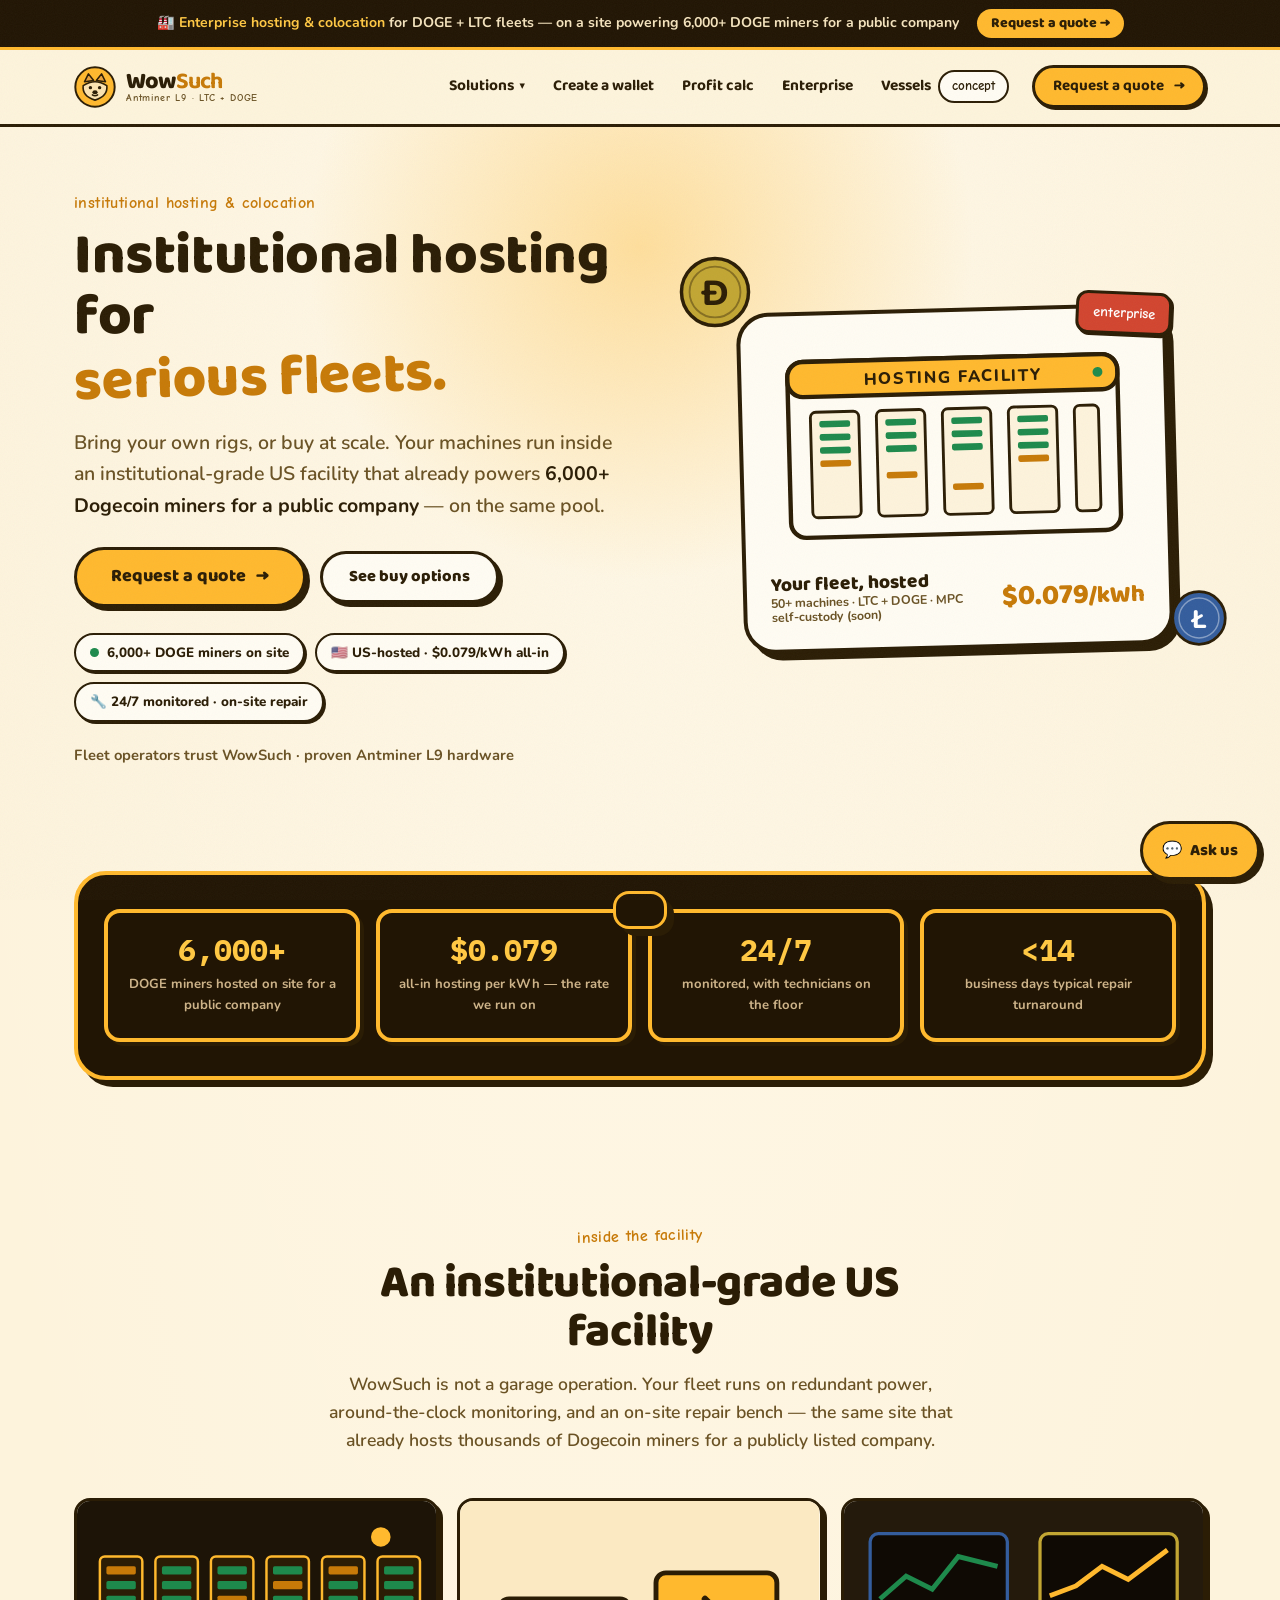
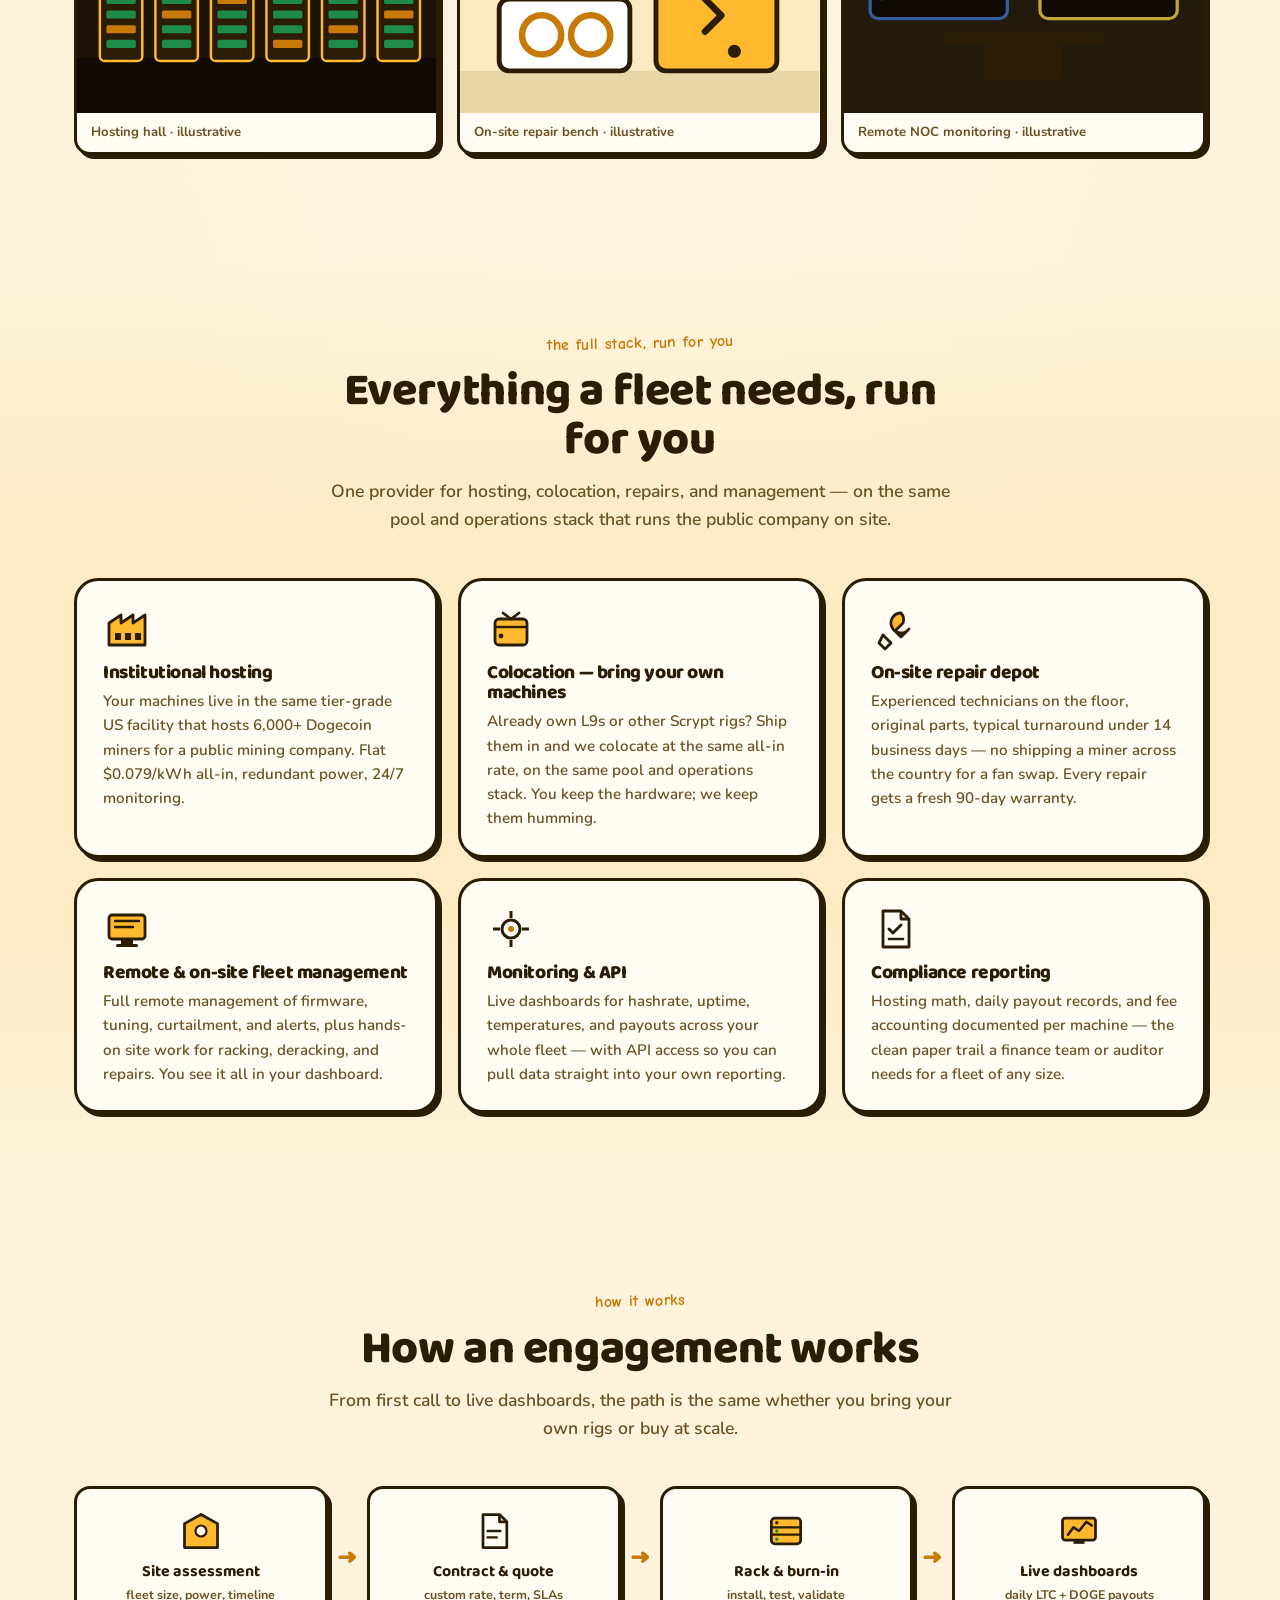
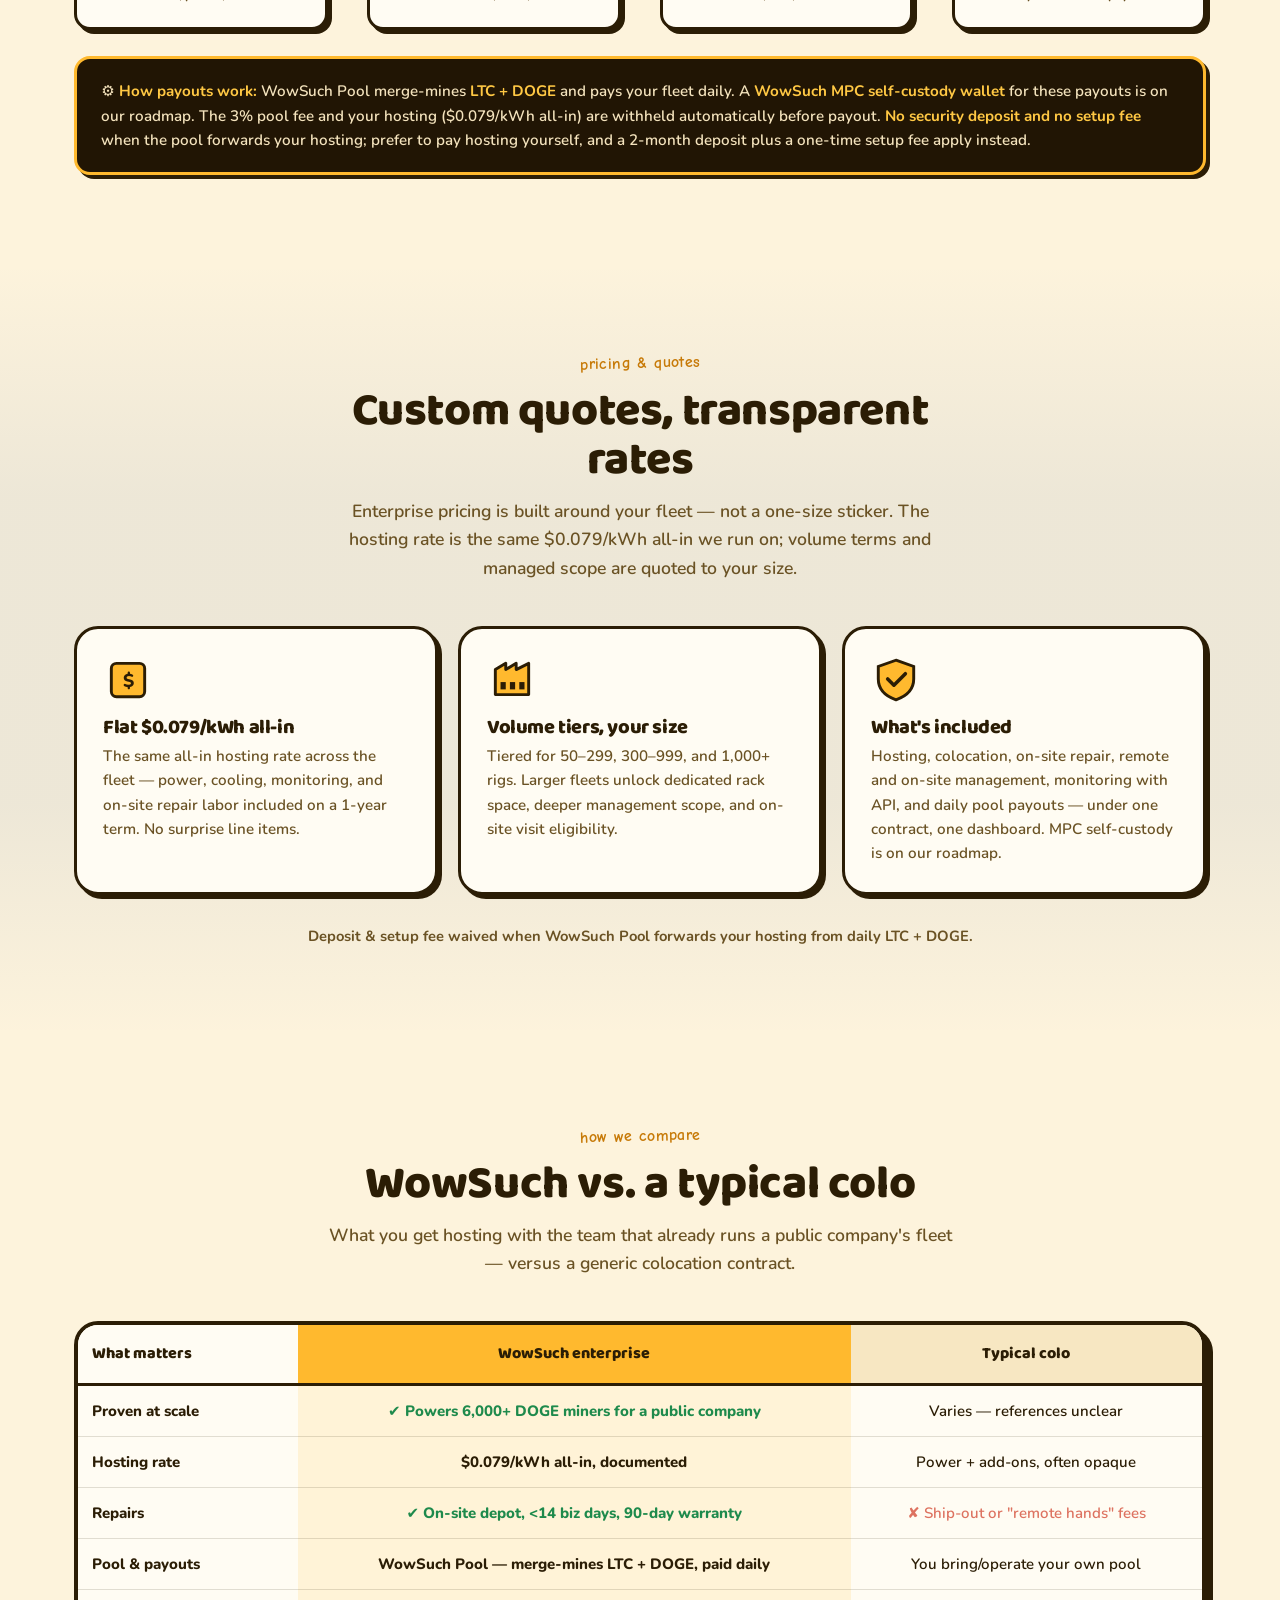
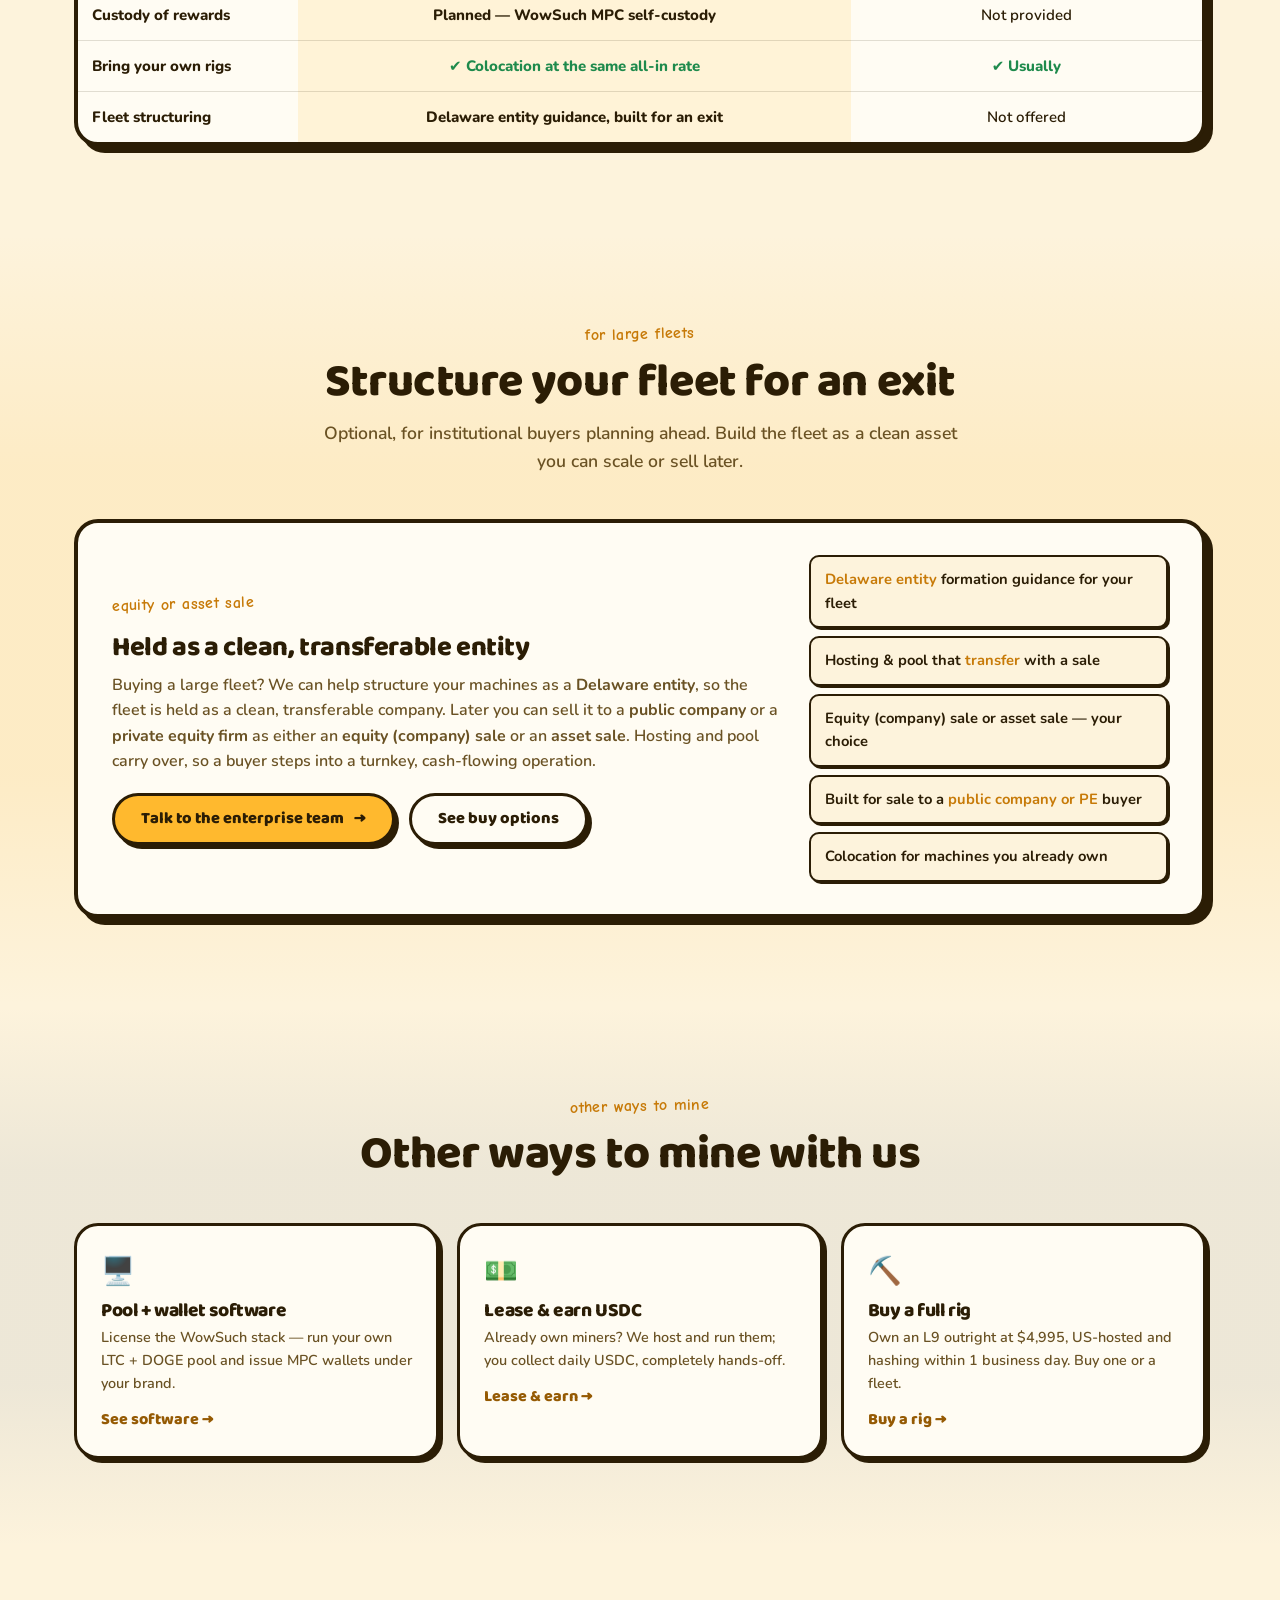
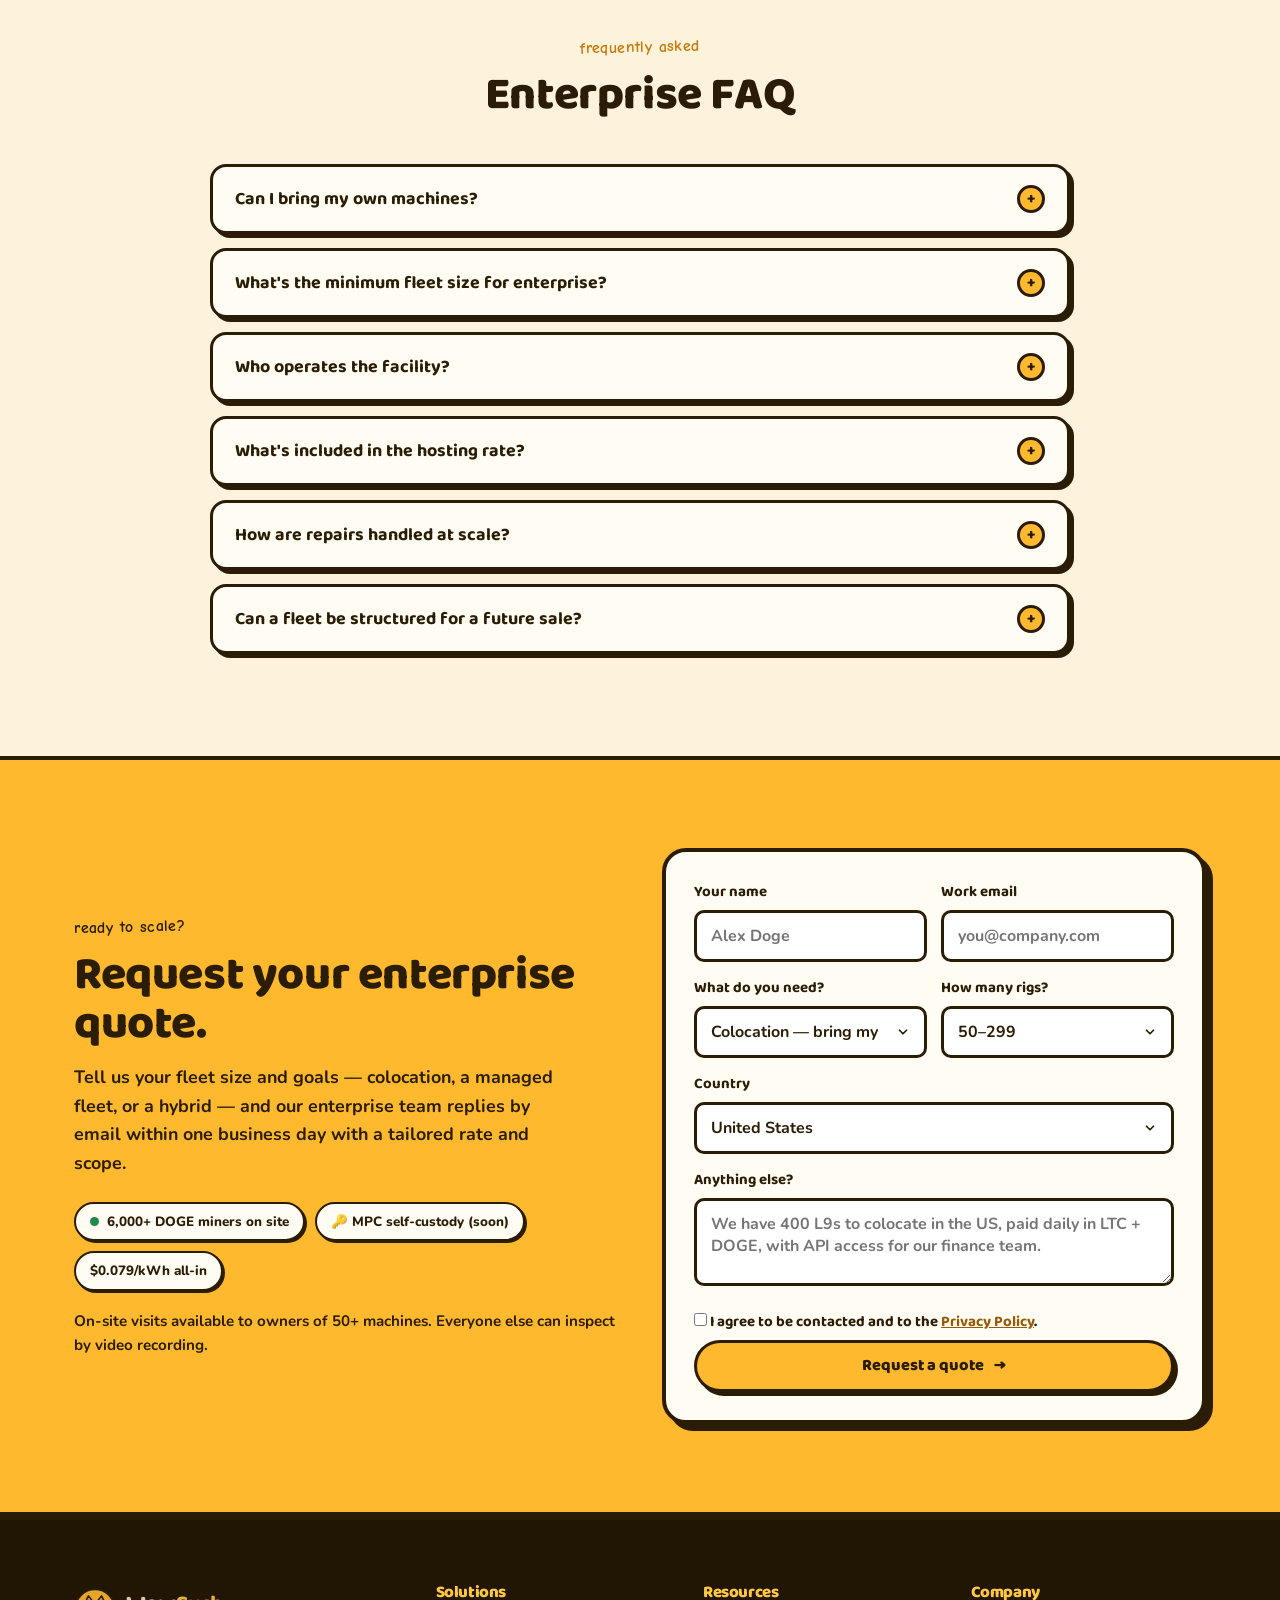
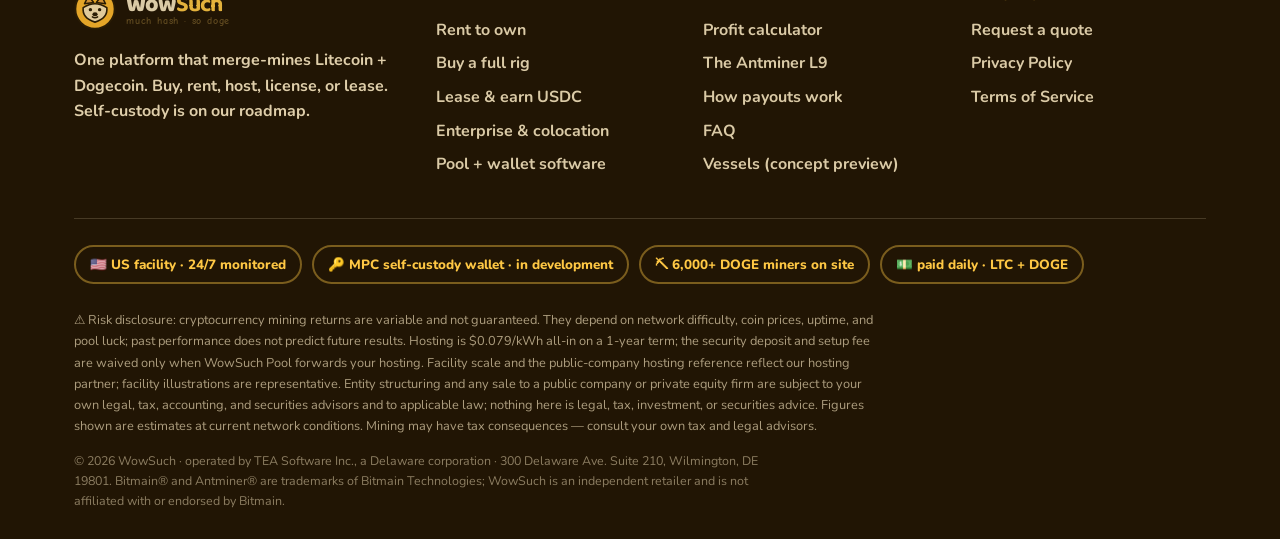
<file: enterprise.html>
<!doctype html>
<html lang="en">
<head>
<meta charset="utf-8">
<meta name="viewport" content="width=device-width, initial-scale=1">
<title>Enterprise mining hosting & colocation for fleets · WowSuch</title>
<meta name="description" content="Institutional US hosting and colocation for DOGE + LTC mining fleets. Bring your own rigs or buy at scale, on a site powering 6,000+ Dogecoin miners for a public company. $0.079/kWh all-in.">
<link rel="canonical" href="https://wowsuch.example/enterprise.html">
<meta name="theme-color" content="#FFB92E">
<meta property="og:type" content="website">
<meta property="og:site_name" content="WowSuch">
<meta property="og:title" content="WowSuch · Enterprise mining hosting & colocation">
<meta property="og:description" content="Institutional US hosting and colocation for DOGE + LTC fleets — bring your own rigs or buy at scale on the same pool that powers 6,000+ miners for a public company.">
<meta property="og:url" content="https://wowsuch.example/enterprise.html">
<meta name="twitter:card" content="summary">
<meta name="twitter:title" content="WowSuch · Enterprise hosting & colocation">
<meta name="twitter:description" content="Institutional US hosting and colocation for serious DOGE + LTC mining fleets. $0.079/kWh all-in, on-site repair, custom quotes.">
<link rel="icon" type="image/svg+xml" href="assets/img/favicon.svg">
<link rel="preconnect" href="https://fonts.googleapis.com">
<link rel="preconnect" href="https://fonts.gstatic.com" crossorigin>
<link href="https://fonts.googleapis.com/css2?family=Baloo+2:wght@500;600;700;800&family=Comic+Neue:wght@700&family=IBM+Plex+Mono:wght@500;600;700&family=Nunito:wght@400;600;700;800&display=swap" rel="stylesheet">
<link rel="stylesheet" href="assets/css/base.css">
<link rel="stylesheet" href="assets/css/components.css">
<script type="application/ld+json">
{"@context":"https://schema.org","@type":"Service","name":"WowSuch Enterprise Hosting & Colocation","serviceType":"Cryptocurrency mining colocation and hosting","provider":{"@type":"Organization","name":"WowSuch","legalName":"TEA Software Inc.","url":"https://wowsuch.example/"},"areaServed":"US","description":"Institutional United States hosting and colocation for Litecoin + Dogecoin mining fleets of 50+ machines, on a site that powers 6,000+ Dogecoin miners for a public company. Flat $0.079/kWh all-in, 24/7 monitoring, on-site repair, remote and on-site fleet management, and daily pool payouts.","offers":{"@type":"Offer","priceCurrency":"USD","description":"Custom quotes by fleet size; flat $0.079/kWh all-in hosting on a 1-year term."}}
</script>
<script type="application/ld+json">
{"@context":"https://schema.org","@type":"FAQPage","mainEntity":[
{"@type":"Question","name":"Can I bring my own machines?","acceptedAnswer":{"@type":"Answer","text":"Yes. Colocation is designed for fleets you already own. Ship in your L9s or other Scrypt rigs and we host them at the same flat $0.079/kWh all-in rate, on the same pool. You keep the hardware; we keep the machines running."}},
{"@type":"Question","name":"What is the minimum fleet size for enterprise?","acceptedAnswer":{"@type":"Answer","text":"Enterprise engagements start at 50 machines, which also unlocks on-site visits to inspect your fleet in person. Smaller orders are served by our standard buy and rent-to-own paths. Everyone, at any size, can inspect by video recording."}},
{"@type":"Question","name":"Who operates the facility?","acceptedAnswer":{"@type":"Answer","text":"Your machines run inside an institutional-grade United States facility that already powers 6,000+ Dogecoin miners for a publicly listed company. The same provider runs the pool for that operation, so your fleet sits on proven rails with technicians on site and 24/7 monitoring."}},
{"@type":"Question","name":"What is included in the hosting rate?","acceptedAnswer":{"@type":"Answer","text":"Hosting is a flat $0.079/kWh all-in on a 1-year term — power, cooling, racking, 24/7 monitoring, and on-site repair labor. The security deposit and setup fee are waived when WowSuch Pool withholds and forwards your hosting from your daily LTC + DOGE payouts."}},
{"@type":"Question","name":"How are repairs handled at scale?","acceptedAnswer":{"@type":"Answer","text":"Technicians fix machines on the floor with original parts, typically in under 14 business days — no shipping a miner across the country for a fan swap. Every repair carries a fresh 90-day warranty, and you track ticket status in your dashboard."}},
{"@type":"Question","name":"Can a fleet be structured for a future sale?","acceptedAnswer":{"@type":"Answer","text":"For large fleets we can help structure machines as a clean, transferable Delaware entity. Hosting and pool carry over, so a buyer steps into a turnkey, cash-flowing operation as either an equity or an asset sale. Entity structuring and any sale are subject to your own legal, tax, and securities advisors."}}
]}
</script>
<style>
  /* ---- page-specific: enterprise ---- */
  .cta-final{background:var(--gold);border-top:4px solid var(--ink);border-bottom:4px solid var(--ink);}
  .cta-final .eyebrow{color:var(--ink);}
  .contact-grid{display:grid;grid-template-columns:1fr 1fr;gap:44px;align-items:center;}
  @media(max-width:900px){.contact-grid{grid-template-columns:1fr;}}
  /* enterprise stats band */
  .ent-band{display:grid;grid-template-columns:repeat(4,1fr);gap:16px;}
  .eb-stat{background:var(--night);color:var(--cream-on-dark);border:4px solid var(--gold);
    border-radius:var(--r-md);padding:22px 18px;text-align:center;box-shadow:var(--sh-2);}
  .eb-num{display:block;font-family:var(--mono);font-weight:700;font-size:1.9rem;color:var(--gold-on-dark);line-height:1;}
  .eb-lab{display:block;font-weight:700;font-size:.82rem;margin-top:8px;color:var(--soft-on-dark);}
  /* facility illustrations */
  .ent-photos{display:grid;grid-template-columns:repeat(3,1fr);gap:18px;}
  .ent-photo{margin:0;background:var(--paper);border:3px solid var(--ink);border-radius:var(--r-md);
    overflow:hidden;box-shadow:var(--sh-2);}
  .ent-photo svg{display:block;width:100%;height:auto;}
  .ent-photo figcaption{font-weight:700;font-size:.82rem;color:var(--ink-soft);padding:9px 14px;}
  /* services grid */
  .ent-grid{display:grid;grid-template-columns:repeat(3,1fr);gap:20px;}
  .ent-card{background:var(--paper);border:3px solid var(--ink);border-radius:var(--r-lg);
    box-shadow:var(--sh-2);padding:24px 26px;}
  .ent-ico{width:48px;height:48px;margin-bottom:10px;}
  .ent-card h3{font-size:1.2rem;margin-bottom:6px;}
  .ent-card p{color:var(--ink-soft);font-weight:600;font-size:.95rem;}
  /* structuring band */
  .ent-struct{display:grid;grid-template-columns:1.3fr .7fr;gap:30px;align-items:center;
    background:var(--paper);border:4px solid var(--ink);border-radius:var(--r-lg);padding:32px 34px;box-shadow:var(--sh-3);}
  .ent-struct h3{font-size:1.7rem;margin:6px 0 10px;}
  .ent-list{list-style:none;padding:0;margin:0;display:flex;flex-direction:column;gap:8px;}
  .ent-list li{font-weight:700;background:var(--cream);border:2.5px solid var(--ink);border-radius:var(--r-sm);
    padding:11px 14px;box-shadow:var(--sh-1);font-size:.92rem;}
  .ent-list li b{color:var(--amber);}
  @media(max-width:900px){.ent-band{grid-template-columns:1fr 1fr;}.ent-photos,.ent-grid{grid-template-columns:1fr;}.ent-struct{grid-template-columns:1fr;}}
</style>
</head>
<body>
<a class="skip-link" href="#top">Skip to content</a>

<div class="topbar"><span>🏭 <b>Enterprise hosting & colocation</b> for DOGE + LTC fleets — on a site powering 6,000+ DOGE miners for a public company</span><a class="tb-btn" href="#contact">Request a quote →</a></div>

<header class="nav"><div class="wrap nav-inner">
  <a class="brand" href="index.html" aria-label="WowSuch home">
    <svg class="mark" viewBox="0 0 64 64" aria-hidden="true">
      <circle cx="32" cy="32" r="30" fill="#FFB92E" stroke="#2B1D05" stroke-width="3"/>
      <path d="M16 24 L22 12 L30 22 Z" fill="#E9A23B" stroke="#2B1D05" stroke-width="2.4" stroke-linejoin="round"/>
      <path d="M48 24 L42 12 L34 22 Z" fill="#E9A23B" stroke="#2B1D05" stroke-width="2.4" stroke-linejoin="round"/>
      <path d="M14 30 Q32 18 50 30 Q52 46 32 52 Q12 46 14 30 Z" fill="#FBE3B0" stroke="#2B1D05" stroke-width="2.4"/>
      <circle cx="25" cy="33" r="2.6" fill="#2B1D05"/><circle cx="39" cy="33" r="2.6" fill="#2B1D05"/>
      <ellipse cx="32" cy="40" rx="4" ry="3" fill="#2B1D05"/>
      <path d="M28 44 Q32 47 36 44" fill="none" stroke="#2B1D05" stroke-width="2.2" stroke-linecap="round"/>
    </svg>
    <span class="name">Wow<b>Such</b><small>Antminer L9 · LTC + DOGE</small></span>
  </a>
  <nav class="links" id="navlinks" aria-label="Main">
    <span class="has-drop"><a class="drop-toggle">Solutions <span class="caret">▾</span></a>
      <span class="drop-menu">
        <a href="rent-to-own.html">Rent to Own &amp; Mine it<small>by the chip · from $13.89/mo · 12 chips</small></a>
        <a href="buy.html">Buy a Full Rig &amp; Mine it<small>own an L9 outright · $4,995</small></a>
        <a href="lease.html">Lease your Rig to us &amp; Earn<small>we run it, you get paid USDC</small></a>
        <a href="enterprise.html" aria-current="page">Bring your Own Rigs<small>enterprise colocation · 50+</small></a>
        <a href="whitelabel.html">Pool + Wallet Software<small>launch your own pool + MPC</small></a>
      </span>
    </span>
    <a href="wallet.html">Create a wallet</a>
    <a href="buy.html#calc">Profit calc</a>
    <a href="enterprise.html" aria-current="page">Enterprise</a>
    <a href="vessels.html">Vessels <span class="chip" style="margin-left:4px">concept</span></a>
    <a class="btn sm nav-cta" href="#contact">Request a quote <span class="arrow">→</span></a>
  </nav>
  <button class="burger" id="burger" aria-label="Menu"><span></span></button>
</div></header>

<main id="top">

<!-- ============ HERO ============ -->
<section class="hero" id="hero"><div class="wrap hero-grid">
  <div class="hero-copy">
    <span class="eyebrow reveal">institutional hosting & colocation</span>
    <h1 class="reveal" style="transition-delay:.05s">Institutional hosting for<br><span class="pop">serious fleets.</span></h1>
    <p class="sub reveal" style="transition-delay:.12s">Bring your own rigs, or buy at scale. Your machines run inside an institutional-grade US facility that already powers <b>6,000+ Dogecoin miners for a public company</b> — on the same pool.</p>
    <div class="hero-ctas reveal" style="transition-delay:.18s">
      <a class="btn lg" href="#contact">Request a quote <span class="arrow">→</span></a>
      <a class="btn alt" href="buy.html">See buy options</a>
    </div>
    <div class="hero-badges reveal" style="transition-delay:.24s">
      <span class="pill"><span class="dot"></span> 6,000+ DOGE miners on site</span>
      <span class="pill">🇺🇸 US-hosted · $0.079/kWh all-in</span>
      <span class="pill">🔧 24/7 monitored · on-site repair</span>
    </div>
    <div class="hero-proof reveal" style="transition-delay:.3s">
      <span>Fleet operators trust WowSuch · proven Antminer L9 hardware</span>
    </div>
  </div>
  <div class="hero-stage reveal" style="transition-delay:.1s">
    <div class="rig-card">
      <span class="tag">enterprise</span>
      <svg viewBox="0 0 340 200" role="img" aria-label="Rows of mining machines in a hosting facility">
        <rect x="20" y="20" width="300" height="160" rx="14" fill="#FFFCF3" stroke="#2B1D05" stroke-width="4"/>
        <rect x="20" y="20" width="300" height="32" rx="14" fill="#FFB92E" stroke="#2B1D05" stroke-width="4"/>
        <text x="170" y="42" text-anchor="middle" font-family="Baloo 2,sans-serif" font-weight="800" font-size="15" fill="#2B1D05" letter-spacing="1.5">HOSTING FACILITY</text>
        <g stroke="#2B1D05" stroke-width="2.6">
          <rect x="40" y="66" width="44" height="96" rx="5" fill="#FDF3DC"/>
          <rect x="100" y="66" width="44" height="96" rx="5" fill="#FDF3DC"/>
          <rect x="160" y="66" width="44" height="96" rx="5" fill="#FDF3DC"/>
          <rect x="220" y="66" width="44" height="96" rx="5" fill="#FDF3DC"/>
          <rect x="280" y="66" width="22" height="96" rx="5" fill="#FDF3DC"/>
        </g>
        <g fill="#1E8A4C">
          <rect x="48" y="74" width="28" height="6" rx="2"/><rect x="48" y="86" width="28" height="6" rx="2"/><rect x="48" y="98" width="28" height="6" rx="2"/>
          <rect x="108" y="74" width="28" height="6" rx="2"/><rect x="108" y="86" width="28" height="6" rx="2"/><rect x="108" y="98" width="28" height="6" rx="2"/>
          <rect x="168" y="74" width="28" height="6" rx="2"/><rect x="168" y="86" width="28" height="6" rx="2"/><rect x="168" y="98" width="28" height="6" rx="2"/>
          <rect x="228" y="74" width="28" height="6" rx="2"/><rect x="228" y="86" width="28" height="6" rx="2"/><rect x="228" y="98" width="28" height="6" rx="2"/>
        </g>
        <g fill="#C77A08">
          <rect x="48" y="110" width="28" height="6" rx="2"/><rect x="108" y="122" width="28" height="6" rx="2"/><rect x="168" y="134" width="28" height="6" rx="2"/><rect x="228" y="110" width="28" height="6" rx="2"/>
        </g>
        <circle cx="302" cy="36" r="4.5" fill="#1E8A4C"/>
      </svg>
      <div class="cap">
        <div class="nm">Your fleet, hosted<small>50+ machines · LTC + DOGE · MPC self-custody (soon)</small></div>
        <div class="pr">$0.079<small>/kWh</small></div>
      </div>
    </div>
    <svg class="coin-orbit float" width="74" height="74" viewBox="0 0 64 64" aria-hidden="true" style="top:-24px;left:-26px;">
      <circle cx="32" cy="32" r="29" fill="#C2A633" stroke="#2B1D05" stroke-width="3"/>
      <circle cx="32" cy="32" r="22" fill="none" stroke="#2B1D05" stroke-width="1.6" opacity=".4"/>
      <text x="32" y="43" text-anchor="middle" font-family="Baloo 2,sans-serif" font-weight="800" font-size="30" fill="#2B1D05">Ð</text>
    </svg>
    <svg class="coin-orbit float slow" width="58" height="58" viewBox="0 0 64 64" aria-hidden="true" style="bottom:32px;right:-22px;">
      <circle cx="32" cy="32" r="29" fill="#345D9D" stroke="#2B1D05" stroke-width="3"/>
      <circle cx="32" cy="32" r="22" fill="none" stroke="#fff" stroke-width="1.6" opacity=".4"/>
      <text x="32" y="43" text-anchor="middle" font-family="Baloo 2,sans-serif" font-weight="800" font-size="28" fill="#fff">Ł</text>
    </svg>
  </div>
</div></section>

<!-- ============ ENTERPRISE STATS BAND ============ -->
<section class="tight" id="proof"><div class="wrap">
  <div class="stats-band reveal" style="padding:34px 26px">
    <div class="ent-band">
      <div class="eb-stat"><span class="eb-num">6,000+</span><span class="eb-lab">DOGE miners hosted on site for a public company</span></div>
      <div class="eb-stat"><span class="eb-num">$0.079</span><span class="eb-lab">all-in hosting per kWh — the rate we run on</span></div>
      <div class="eb-stat"><span class="eb-num">24/7</span><span class="eb-lab">monitored, with technicians on the floor</span></div>
      <div class="eb-stat"><span class="eb-num">&lt;14</span><span class="eb-lab">business days typical repair turnaround</span></div>
    </div>
  </div>
</div></section>

<!-- ============ FACILITY ILLUSTRATIONS ============ -->
<section id="facility"><div class="wrap">
  <div class="sec-head center reveal"><span class="eyebrow">inside the facility</span>
    <h2>An institutional-grade US facility</h2>
    <p>WowSuch is not a garage operation. Your fleet runs on redundant power, around-the-clock monitoring, and an on-site repair bench — the same site that already hosts thousands of Dogecoin miners for a publicly listed company.</p>
  </div>
  <div class="ent-photos reveal">
    <figure class="ent-photo">
      <svg viewBox="0 0 220 130" role="img" aria-label="Illustration of a mining hosting hall with rows of machines">
        <rect width="220" height="130" fill="#1d1407"/><rect x="0" y="96" width="220" height="34" fill="#0f0a04"/>
        <g>
          <rect x="14" y="34" width="26" height="64" rx="3" fill="#2B1D05" stroke="#FFB92E" stroke-width="1.5"/>
          <rect x="18" y="40" width="18" height="5" rx="1" fill="#C77A08"/><rect x="18" y="49" width="18" height="5" rx="1" fill="#1E8A4C"/><rect x="18" y="58" width="18" height="5" rx="1" fill="#1E8A4C"/><rect x="18" y="67" width="18" height="5" rx="1" fill="#1E8A4C"/><rect x="18" y="76" width="18" height="5" rx="1" fill="#C77A08"/><rect x="18" y="85" width="18" height="5" rx="1" fill="#1E8A4C"/>
        </g>
        <g>
          <rect x="48" y="34" width="26" height="64" rx="3" fill="#2B1D05" stroke="#FFB92E" stroke-width="1.5"/>
          <rect x="52" y="40" width="18" height="5" rx="1" fill="#1E8A4C"/><rect x="52" y="49" width="18" height="5" rx="1" fill="#1E8A4C"/><rect x="52" y="58" width="18" height="5" rx="1" fill="#1E8A4C"/><rect x="52" y="67" width="18" height="5" rx="1" fill="#C77A08"/><rect x="52" y="76" width="18" height="5" rx="1" fill="#1E8A4C"/><rect x="52" y="85" width="18" height="5" rx="1" fill="#1E8A4C"/>
        </g>
        <g>
          <rect x="82" y="34" width="26" height="64" rx="3" fill="#2B1D05" stroke="#FFB92E" stroke-width="1.5"/>
          <rect x="86" y="40" width="18" height="5" rx="1" fill="#1E8A4C"/><rect x="86" y="49" width="18" height="5" rx="1" fill="#1E8A4C"/><rect x="86" y="58" width="18" height="5" rx="1" fill="#C77A08"/><rect x="86" y="67" width="18" height="5" rx="1" fill="#1E8A4C"/><rect x="86" y="76" width="18" height="5" rx="1" fill="#1E8A4C"/><rect x="86" y="85" width="18" height="5" rx="1" fill="#1E8A4C"/>
        </g>
        <g>
          <rect x="116" y="34" width="26" height="64" rx="3" fill="#2B1D05" stroke="#FFB92E" stroke-width="1.5"/>
          <rect x="120" y="40" width="18" height="5" rx="1" fill="#1E8A4C"/><rect x="120" y="49" width="18" height="5" rx="1" fill="#C77A08"/><rect x="120" y="58" width="18" height="5" rx="1" fill="#1E8A4C"/><rect x="120" y="67" width="18" height="5" rx="1" fill="#1E8A4C"/><rect x="120" y="76" width="18" height="5" rx="1" fill="#1E8A4C"/><rect x="120" y="85" width="18" height="5" rx="1" fill="#C77A08"/>
        </g>
        <g>
          <rect x="150" y="34" width="26" height="64" rx="3" fill="#2B1D05" stroke="#FFB92E" stroke-width="1.5"/>
          <rect x="154" y="40" width="18" height="5" rx="1" fill="#C77A08"/><rect x="154" y="49" width="18" height="5" rx="1" fill="#1E8A4C"/><rect x="154" y="58" width="18" height="5" rx="1" fill="#1E8A4C"/><rect x="154" y="67" width="18" height="5" rx="1" fill="#1E8A4C"/><rect x="154" y="76" width="18" height="5" rx="1" fill="#C77A08"/><rect x="154" y="85" width="18" height="5" rx="1" fill="#1E8A4C"/>
        </g>
        <g>
          <rect x="184" y="34" width="26" height="64" rx="3" fill="#2B1D05" stroke="#FFB92E" stroke-width="1.5"/>
          <rect x="188" y="40" width="18" height="5" rx="1" fill="#1E8A4C"/><rect x="188" y="49" width="18" height="5" rx="1" fill="#1E8A4C"/><rect x="188" y="58" width="18" height="5" rx="1" fill="#1E8A4C"/><rect x="188" y="67" width="18" height="5" rx="1" fill="#C77A08"/><rect x="188" y="76" width="18" height="5" rx="1" fill="#1E8A4C"/><rect x="188" y="85" width="18" height="5" rx="1" fill="#1E8A4C"/>
        </g>
        <circle cx="186" cy="22" r="6" fill="#FFB92E"/>
      </svg>
      <figcaption>Hosting hall · illustrative</figcaption>
    </figure>
    <figure class="ent-photo">
      <svg viewBox="0 0 220 130" role="img" aria-label="Illustration of an on-site repair bench with parts and tools">
        <rect width="220" height="130" fill="#FBE9C2"/><rect x="0" y="104" width="220" height="26" fill="#E9D7A8"/>
        <rect x="24" y="60" width="80" height="44" rx="6" fill="#fff" stroke="#2B1D05" stroke-width="3"/>
        <circle cx="50" cy="82" r="12" fill="none" stroke="#C77A08" stroke-width="4"/>
        <circle cx="80" cy="82" r="12" fill="none" stroke="#C77A08" stroke-width="4"/>
        <rect x="120" y="44" width="74" height="60" rx="6" fill="#FFB92E" stroke="#2B1D05" stroke-width="3"/>
        <path d="M150 60 l10 10 -10 10" fill="none" stroke="#2B1D05" stroke-width="4" stroke-linecap="round" stroke-linejoin="round"/>
        <circle cx="168" cy="92" r="4" fill="#2B1D05"/>
      </svg>
      <figcaption>On-site repair bench · illustrative</figcaption>
    </figure>
    <figure class="ent-photo">
      <svg viewBox="0 0 220 130" role="img" aria-label="Illustration of a remote monitoring control room with dashboards">
        <rect width="220" height="130" fill="#241a0c"/>
        <rect x="16" y="20" width="84" height="52" rx="5" fill="#0f0a04" stroke="#345D9D" stroke-width="2"/>
        <rect x="120" y="20" width="84" height="52" rx="5" fill="#0f0a04" stroke="#C2A633" stroke-width="2"/>
        <polyline points="22,60 38,46 54,54 70,34 94,40" fill="none" stroke="#1E8A4C" stroke-width="3"/>
        <polyline points="126,58 142,52 158,40 174,48 198,30" fill="none" stroke="#FFB92E" stroke-width="3"/>
        <rect x="60" y="80" width="100" height="8" rx="4" fill="#2B1D05"/>
        <rect x="86" y="88" width="48" height="22" rx="3" fill="#2B1D05"/>
      </svg>
      <figcaption>Remote NOC monitoring · illustrative</figcaption>
    </figure>
  </div>
</div></section>

<!-- ============ SERVICES ============ -->
<section id="services" class="band-alt"><div class="wrap">
  <div class="sec-head center reveal"><span class="eyebrow">the full stack, run for you</span>
    <h2>Everything a fleet needs, run for you</h2>
    <p>One provider for hosting, colocation, repairs, and management — on the same pool and operations stack that runs the public company on site.</p>
  </div>
  <div class="ent-grid reveal">
    <div class="ent-card">
      <svg class="ent-ico" viewBox="0 0 48 48" aria-hidden="true"><path d="M6 40 V18 L18 10 V18 L30 10 V18 L42 10 V40 Z" fill="#FFB92E" stroke="#2B1D05" stroke-width="2.8" stroke-linejoin="round"/><rect x="12" y="28" width="6" height="7" fill="#2B1D05"/><rect x="22" y="28" width="6" height="7" fill="#2B1D05"/><rect x="32" y="28" width="6" height="7" fill="#2B1D05"/></svg>
      <h3>Institutional hosting</h3>
      <p>Your machines live in the same tier-grade US facility that hosts 6,000+ Dogecoin miners for a public mining company. Flat $0.079/kWh all-in, redundant power, 24/7 monitoring.</p>
    </div>
    <div class="ent-card">
      <svg class="ent-ico" viewBox="0 0 48 48" aria-hidden="true"><rect x="8" y="14" width="32" height="26" rx="4" fill="#FFB92E" stroke="#2B1D05" stroke-width="2.8"/><path d="M8 22 H40" stroke="#2B1D05" stroke-width="2.4"/><path d="M16 8 L24 14 L32 8" fill="none" stroke="#2B1D05" stroke-width="2.8" stroke-linecap="round" stroke-linejoin="round"/><circle cx="14" cy="31" r="2.4" fill="#2B1D05"/></svg>
      <h3>Colocation — bring your own machines</h3>
      <p>Already own L9s or other Scrypt rigs? Ship them in and we colocate at the same all-in rate, on the same pool and operations stack. You keep the hardware; we keep them humming.</p>
    </div>
    <div class="ent-card">
      <svg class="ent-ico" viewBox="0 0 48 48" aria-hidden="true"><path d="M30 8 a10 10 0 1 0 8 16 l-8 8 -6 -6 8 -8 a10 10 0 0 0 -2 -10z" fill="#FFB92E" stroke="#2B1D05" stroke-width="2.8" stroke-linejoin="round"/><path d="M12 30 L20 38 L14 44 L8 38 Z" fill="#FFFCF3" stroke="#2B1D05" stroke-width="2.8" stroke-linejoin="round"/></svg>
      <h3>On-site repair depot</h3>
      <p>Experienced technicians on the floor, original parts, typical turnaround under 14 business days — no shipping a miner across the country for a fan swap. Every repair gets a fresh 90-day warranty.</p>
    </div>
    <div class="ent-card">
      <svg class="ent-ico" viewBox="0 0 48 48" aria-hidden="true"><rect x="6" y="10" width="36" height="24" rx="3" fill="#FFB92E" stroke="#2B1D05" stroke-width="2.8"/><rect x="18" y="34" width="12" height="5" fill="#2B1D05"/><rect x="13" y="39" width="22" height="3" rx="1.5" fill="#2B1D05"/><path d="M12 16 H36 M12 22 H30" stroke="#2B1D05" stroke-width="2.4" stroke-linecap="round"/></svg>
      <h3>Remote &amp; on-site fleet management</h3>
      <p>Full remote management of firmware, tuning, curtailment, and alerts, plus hands-on site work for racking, deracking, and repairs. You see it all in your dashboard.</p>
    </div>
    <div class="ent-card">
      <svg class="ent-ico" viewBox="0 0 48 48" aria-hidden="true"><circle cx="24" cy="24" r="9" fill="none" stroke="#2B1D05" stroke-width="3"/><g stroke="#2B1D05" stroke-width="3"><line x1="24" y1="6" x2="24" y2="13"/><line x1="24" y1="35" x2="24" y2="42"/><line x1="6" y1="24" x2="13" y2="24"/><line x1="35" y1="24" x2="42" y2="24"/></g><circle cx="24" cy="24" r="3" fill="#C77A08"/></svg>
      <h3>Monitoring &amp; API</h3>
      <p>Live dashboards for hashrate, uptime, temperatures, and payouts across your whole fleet — with API access so you can pull data straight into your own reporting.</p>
    </div>
    <div class="ent-card">
      <svg class="ent-ico" viewBox="0 0 48 48" aria-hidden="true"><path d="M12 6 H30 L38 14 V42 H12 Z" fill="#FFFCF3" stroke="#2B1D05" stroke-width="2.8" stroke-linejoin="round"/><path d="M30 6 V14 H38" fill="none" stroke="#2B1D05" stroke-width="2.8" stroke-linejoin="round"/><path d="M18 24 L22 28 L30 20" fill="none" stroke="#2B1D05" stroke-width="3" stroke-linecap="round" stroke-linejoin="round"/><path d="M18 34 H32" stroke="#2B1D05" stroke-width="2.6" stroke-linecap="round"/></svg>
      <h3>Compliance reporting</h3>
      <p>Hosting math, daily payout records, and fee accounting documented per machine — the clean paper trail a finance team or auditor needs for a fleet of any size.</p>
    </div>
  </div>
</div></section>

<!-- ============ HOW ENGAGEMENT WORKS ============ -->
<section id="how"><div class="wrap">
  <div class="sec-head center reveal"><span class="eyebrow">how it works</span>
    <h2>How an engagement works</h2>
    <p>From first call to live dashboards, the path is the same whether you bring your own rigs or buy at scale.</p>
  </div>
  <div class="flow reveal">
    <div class="node">
      <svg class="ic" viewBox="0 0 48 48" aria-hidden="true"><path d="M24 6 L42 16 V42 H6 V16 Z" fill="#FFB92E" stroke="#2B1D05" stroke-width="3" stroke-linejoin="round"/><circle cx="24" cy="24" r="6" fill="#FFFCF3" stroke="#2B1D05" stroke-width="2.4"/></svg>
      <b>Site assessment</b><small>fleet size, power, timeline</small>
    </div>
    <div class="arw" aria-hidden="true">→</div>
    <div class="node">
      <svg class="ic" viewBox="0 0 48 48" aria-hidden="true"><path d="M12 6 H30 L38 14 V42 H12 Z" fill="#FFFCF3" stroke="#2B1D05" stroke-width="3" stroke-linejoin="round"/><path d="M30 6 V14 H38" fill="none" stroke="#2B1D05" stroke-width="3" stroke-linejoin="round"/><path d="M17 24 H31 M17 31 H27" stroke="#2B1D05" stroke-width="2.6" stroke-linecap="round"/></svg>
      <b>Contract &amp; quote</b><small>custom rate, term, SLAs</small>
    </div>
    <div class="arw" aria-hidden="true">→</div>
    <div class="node">
      <svg class="ic" viewBox="0 0 48 48" aria-hidden="true"><rect x="8" y="10" width="32" height="28" rx="4" fill="#FFB92E" stroke="#2B1D05" stroke-width="3"/><path d="M8 20 H40 M8 28 H40" stroke="#2B1D05" stroke-width="2.4"/><circle cx="14" cy="15" r="1.8" fill="#2B1D05"/><circle cx="14" cy="24" r="1.8" fill="#1E8A4C"/><circle cx="14" cy="33" r="1.8" fill="#1E8A4C"/></svg>
      <b>Rack &amp; burn-in</b><small>install, test, validate</small>
    </div>
    <div class="arw" aria-hidden="true">→</div>
    <div class="node">
      <svg class="ic" viewBox="0 0 48 48" aria-hidden="true"><rect x="6" y="10" width="36" height="24" rx="3" fill="#FFB92E" stroke="#2B1D05" stroke-width="3"/><polyline points="12,28 18,20 24,24 32,14 38,18" fill="none" stroke="#2B1D05" stroke-width="2.8" stroke-linecap="round" stroke-linejoin="round"/><rect x="18" y="34" width="12" height="4" fill="#2B1D05"/></svg>
      <b>Live dashboards</b><small>daily LTC + DOGE payouts</small>
    </div>
  </div>
  <p class="note-banner reveal">⚙ <b>How payouts work:</b> WowSuch Pool merge-mines <b>LTC + DOGE</b> and pays your fleet daily. A <b>WowSuch MPC self-custody wallet</b> for these payouts is on our roadmap. The 3% pool fee and your hosting ($0.079/kWh all-in) are withheld automatically before payout. <b>No security deposit and no setup fee</b> when the pool forwards your hosting; prefer to pay hosting yourself, and a 2-month deposit plus a one-time setup fee apply instead.</p>
</div></section>

<!-- ============ PRICING APPROACH ============ -->
<section id="pricing" class="band-cool"><div class="wrap">
  <div class="sec-head center reveal"><span class="eyebrow">pricing & quotes</span>
    <h2>Custom quotes, transparent rates</h2>
    <p>Enterprise pricing is built around your fleet — not a one-size sticker. The hosting rate is the same $0.079/kWh all-in we run on; volume terms and managed scope are quoted to your size.</p>
  </div>
  <div class="trust-grid reveal">
    <div class="trust-card">
      <svg class="ico" viewBox="0 0 48 48" aria-hidden="true"><rect x="8" y="8" width="32" height="32" rx="5" fill="#FFB92E" stroke="#2B1D05" stroke-width="2.8"/><text x="24" y="31" text-anchor="middle" font-family="Baloo 2,sans-serif" font-weight="800" font-size="18" fill="#2B1D05">$</text></svg>
      <h3>Flat $0.079/kWh all-in</h3>
      <p>The same all-in hosting rate across the fleet — power, cooling, monitoring, and on-site repair labor included on a 1-year term. No surprise line items.</p>
    </div>
    <div class="trust-card">
      <svg class="ico" viewBox="0 0 48 48" aria-hidden="true"><path d="M8 38 V14 L18 8 V14 L28 8 V14 L40 8 V38 Z" fill="#FFB92E" stroke="#2B1D05" stroke-width="2.8" stroke-linejoin="round"/><rect x="13" y="26" width="5" height="7" fill="#2B1D05"/><rect x="22" y="26" width="5" height="7" fill="#2B1D05"/><rect x="31" y="26" width="5" height="7" fill="#2B1D05"/></svg>
      <h3>Volume tiers, your size</h3>
      <p>Tiered for 50–299, 300–999, and 1,000+ rigs. Larger fleets unlock dedicated rack space, deeper management scope, and on-site visit eligibility.</p>
    </div>
    <div class="trust-card">
      <svg class="ico" viewBox="0 0 48 48" aria-hidden="true"><path d="M24 5 L41 11 V23 Q41 37 24 43 Q7 37 7 23 V11 Z" fill="#FFB92E" stroke="#2B1D05" stroke-width="2.8"/><path d="M16 23 L22 29 L33 18" fill="none" stroke="#2B1D05" stroke-width="3.4" stroke-linecap="round" stroke-linejoin="round"/></svg>
      <h3>What's included</h3>
      <p>Hosting, colocation, on-site repair, remote and on-site management, monitoring with API, and daily pool payouts — under one contract, one dashboard. MPC self-custody is on our roadmap.</p>
    </div>
  </div>
  <p class="hero-proof reveal" style="justify-content:center;margin-top:30px">
    <span>Deposit &amp; setup fee waived when WowSuch Pool forwards your hosting from daily LTC + DOGE.</span>
  </p>
</div></section>

<!-- ============ DIFFERENTIATORS ============ -->
<section id="compare"><div class="wrap">
  <div class="sec-head center reveal"><span class="eyebrow">how we compare</span>
    <h2>WowSuch vs. a typical colo</h2>
    <p>What you get hosting with the team that already runs a public company's fleet — versus a generic colocation contract.</p>
  </div>
  <div class="compare reveal"><div class="compare-scroll">
    <table>
      <thead><tr>
        <th scope="col">What matters</th>
        <th scope="col" class="you">WowSuch enterprise</th>
        <th scope="col">Typical colo</th>
      </tr></thead>
      <tbody>
        <tr><td>Proven at scale</td><td class="you"><span class="yes">✔ Powers 6,000+ DOGE miners for a public company</span></td><td>Varies — references unclear</td></tr>
        <tr><td>Hosting rate</td><td class="you">$0.079/kWh all-in, documented</td><td>Power + add-ons, often opaque</td></tr>
        <tr><td>Repairs</td><td class="you"><span class="yes">✔ On-site depot, &lt;14 biz days, 90-day warranty</span></td><td><span class="no">✘ Ship-out or "remote hands" fees</span></td></tr>
        <tr><td>Pool &amp; payouts</td><td class="you">WowSuch Pool — merge-mines LTC + DOGE, paid daily</td><td>You bring/operate your own pool</td></tr>
        <tr><td>Custody of rewards</td><td class="you"><span>Planned — WowSuch MPC self-custody</span></td><td>Not provided</td></tr>
        <tr><td>Bring your own rigs</td><td class="you"><span class="yes">✔ Colocation at the same all-in rate</span></td><td><span class="yes">✔ Usually</span></td></tr>
        <tr><td>Fleet structuring</td><td class="you">Delaware entity guidance, built for an exit</td><td>Not offered</td></tr>
      </tbody>
    </table>
  </div></div>
</div></section>

<!-- ============ FLEET STRUCTURING ============ -->
<section id="structure" class="band-alt"><div class="wrap">
  <div class="sec-head center reveal"><span class="eyebrow">for large fleets</span>
    <h2>Structure your fleet for an exit</h2>
    <p>Optional, for institutional buyers planning ahead. Build the fleet as a clean asset you can scale or sell later.</p>
  </div>
  <div class="ent-struct reveal">
    <div>
      <span class="eyebrow">equity or asset sale</span>
      <h3>Held as a clean, transferable entity</h3>
      <p style="color:var(--ink-soft);font-weight:600;margin-top:10px">Buying a large fleet? We can help structure your machines as a <b>Delaware entity</b>, so the fleet is held as a clean, transferable company. Later you can sell it to a <b>public company</b> or a <b>private equity firm</b> as either an <b>equity (company) sale</b> or an <b>asset sale</b>. Hosting and pool carry over, so a buyer steps into a turnkey, cash-flowing operation.</p>
      <div class="hero-ctas" style="margin-top:18px">
        <a class="btn" href="#contact">Talk to the enterprise team <span class="arrow">→</span></a>
        <a class="btn alt" href="buy.html">See buy options</a>
      </div>
    </div>
    <ul class="ent-list">
      <li><b>Delaware entity</b> formation guidance for your fleet</li>
      <li>Hosting &amp; pool that <b>transfer</b> with a sale</li>
      <li>Equity (company) sale or asset sale — your choice</li>
      <li>Built for sale to a <b>public company or PE</b> buyer</li>
      <li>Colocation for machines you already own</li>
    </ul>
  </div>
</div></section>

<!-- ============ CROSS-SELL ============ -->
<section id="other" class="band-cool"><div class="wrap">
  <div class="sec-head center reveal"><span class="eyebrow">other ways to mine</span>
    <h2>Other ways to mine with us</h2>
  </div>
  <div class="xsell reveal">
    <a class="xsell-card" href="whitelabel.html">
      <div class="xs-ico" aria-hidden="true">🖥️</div>
      <h3>Pool + wallet software</h3>
      <p>License the WowSuch stack — run your own LTC + DOGE pool and issue MPC wallets under your brand.</p>
      <span class="xs-go">See software →</span>
    </a>
    <a class="xsell-card" href="lease.html">
      <div class="xs-ico" aria-hidden="true">💵</div>
      <h3>Lease &amp; earn USDC</h3>
      <p>Already own miners? We host and run them; you collect daily USDC, completely hands-off.</p>
      <span class="xs-go">Lease &amp; earn →</span>
    </a>
    <a class="xsell-card" href="buy.html">
      <div class="xs-ico" aria-hidden="true">⛏️</div>
      <h3>Buy a full rig</h3>
      <p>Own an L9 outright at $4,995, US-hosted and hashing within 1 business day. Buy one or a fleet.</p>
      <span class="xs-go">Buy a rig →</span>
    </a>
  </div>
</div></section>

<!-- ============ FAQ ============ -->
<section id="faq"><div class="wrap">
  <div class="sec-head center reveal"><span class="eyebrow">frequently asked</span><h2>Enterprise FAQ</h2></div>
  <div class="faq reveal">
    <div class="q"><button type="button">Can I bring my own machines? <span class="plus">+</span></button>
      <div class="ans"><p>Yes — colocation is built for fleets you already own. Ship in your L9s or other Scrypt rigs and we host them at the same flat <b>$0.079/kWh all-in</b> rate, on the same pool. You keep the hardware; we keep the machines running.</p></div></div>
    <div class="q"><button type="button">What's the minimum fleet size for enterprise? <span class="plus">+</span></button>
      <div class="ans"><p>Enterprise engagements start at <b>50 machines</b>, which also makes you eligible for in-person on-site visits to inspect your fleet. Smaller orders are served by our standard <a href="buy.html" style="text-decoration:underline;color:var(--amber)">buy</a> and <a href="rent-to-own.html" style="text-decoration:underline;color:var(--amber)">rent-to-own</a> paths. At any size, you can inspect by video recording.</p></div></div>
    <div class="q"><button type="button">Who operates the facility? <span class="plus">+</span></button>
      <div class="ans"><p>Your machines run inside an institutional-grade United States facility that already powers <b>6,000+ Dogecoin miners for a publicly listed company</b>. The same provider runs the pool for that operation, so your fleet sits on proven rails — technicians on site, 24/7 monitoring.</p></div></div>
    <div class="q"><button type="button">What's included in the hosting rate? <span class="plus">+</span></button>
      <div class="ans"><p>Hosting is a flat <b>$0.079/kWh all-in</b> on a 1-year term — power, cooling, racking, 24/7 monitoring, and on-site repair labor. The security deposit and setup fee are waived when WowSuch Pool withholds and forwards your hosting from your daily LTC + DOGE payouts.</p></div></div>
    <div class="q"><button type="button">How are repairs handled at scale? <span class="plus">+</span></button>
      <div class="ans"><p>Technicians fix machines on the floor with original parts, typically in under 14 business days — no shipping a miner across the country for a fan swap. Every repair carries a fresh 90-day warranty, and you track ticket status in your dashboard.</p></div></div>
    <div class="q"><button type="button">Can a fleet be structured for a future sale? <span class="plus">+</span></button>
      <div class="ans"><p>For large fleets we can help structure machines as a clean, transferable <b>Delaware entity</b>. Hosting and pool carry over, so a buyer steps into a turnkey, cash-flowing operation as either an equity or an asset sale. Entity structuring and any sale to a public company or private equity firm are subject to your own legal, tax, accounting, and securities advisors and to applicable law.</p></div></div>
  </div>
</div></section>

<!-- ============ FINAL CTA / CONTACT ============ -->
<section class="cta-final" id="contact"><div class="wrap">
  <div class="contact-grid">
    <div class="reveal">
      <span class="eyebrow">ready to scale?</span>
      <h2>Request your enterprise quote.</h2>
      <p style="font-weight:700;font-size:1.12rem;max-width:46ch;margin-top:14px">Tell us your fleet size and goals — colocation, a managed fleet, or a hybrid — and our enterprise team replies by email within one business day with a tailored rate and scope.</p>
      <div class="hero-badges" style="margin-top:24px">
        <span class="pill"><span class="dot"></span> 6,000+ DOGE miners on site</span>
        <span class="pill">🔑 MPC self-custody (soon)</span>
        <span class="pill">$0.079/kWh all-in</span>
      </div>
      <p style="font-weight:700;color:var(--ink);margin-top:18px;font-size:.95rem">On-site visits available to owners of 50+ machines. Everyone else can inspect by video recording.</p>
    </div>
    <form class="lead reveal" id="leadForm" style="transition-delay:.08s">
      <div class="ftwo">
        <div><label for="nm">Your name</label><input id="nm" required placeholder="Alex Doge" autocomplete="name"></div>
        <div><label for="em">Work email</label><input id="em" type="email" required placeholder="you@company.com" autocomplete="email"></div>
      </div>
      <div class="ftwo">
        <div><label for="opt">What do you need?</label>
          <select id="opt">
            <option>Colocation — bring my rigs</option>
            <option>Buy a managed fleet</option>
            <option>Hybrid</option>
          </select></div>
        <div><label for="howmany">How many rigs?</label>
          <select id="howmany">
            <option>50–299</option>
            <option>300–999</option>
            <option>1,000+ rigs</option>
          </select></div>
      </div>
      <label for="cty">Country</label>
      <select id="cty"><option>United States</option><option>Canada</option><option>United Kingdom</option><option>Germany</option><option>UAE</option><option>Australia</option><option>Other</option></select>
      <label for="msg">Anything else?</label>
      <textarea id="msg" placeholder="We have 400 L9s to colocate in the US, paid daily in LTC + DOGE, with API access for our finance team."></textarea>
      <label class="consent"><input type="checkbox" required> I agree to be contacted and to the <a href="privacy.html">Privacy&nbsp;Policy</a>.</label>
      <button class="btn block" type="submit">Request a quote <span class="arrow">→</span></button>
    </form>
  </div>
</div></section>

</main>

<!-- ============ FOOTER ============ -->
<footer><div class="wrap">
  <div class="foot-grid">
    <div>
      <a class="brand" href="index.html" aria-label="WowSuch home">
        <svg class="mark" viewBox="0 0 64 64" aria-hidden="true">
          <circle cx="32" cy="32" r="30" fill="#FFB92E" stroke="#2B1D05" stroke-width="3"/>
          <path d="M16 24 L22 12 L30 22 Z" fill="#E9A23B" stroke="#2B1D05" stroke-width="2.4" stroke-linejoin="round"/>
          <path d="M48 24 L42 12 L34 22 Z" fill="#E9A23B" stroke="#2B1D05" stroke-width="2.4" stroke-linejoin="round"/>
          <path d="M14 30 Q32 18 50 30 Q52 46 32 52 Q12 46 14 30 Z" fill="#FBE3B0" stroke="#2B1D05" stroke-width="2.4"/>
          <circle cx="25" cy="33" r="2.6" fill="#2B1D05"/><circle cx="39" cy="33" r="2.6" fill="#2B1D05"/>
          <ellipse cx="32" cy="40" rx="4" ry="3" fill="#2B1D05"/>
          <path d="M28 44 Q32 47 36 44" fill="none" stroke="#2B1D05" stroke-width="2.2" stroke-linecap="round"/>
        </svg>
        <span class="name">Wow<b>Such</b><small>much hash · so doge</small></span>
      </a>
      <p style="font-weight:700;margin-top:14px;max-width:36ch;opacity:.9">One platform that merge-mines Litecoin + Dogecoin. Buy, rent, host, license, or lease. Self-custody is on our roadmap.</p>
    </div>
    <div><h4>Solutions</h4>
      <a href="rent-to-own.html">Rent to own</a>
      <a href="buy.html">Buy a full rig</a>
      <a href="lease.html">Lease &amp; earn USDC</a>
      <a href="enterprise.html">Enterprise &amp; colocation</a>
      <a href="whitelabel.html">Pool + wallet software</a>
    </div>
    <div><h4>Resources</h4>
      <a href="buy.html#calc">Profit calculator</a>
      <a href="buy.html#machine">The Antminer L9</a>
      <a href="index.html#how">How payouts work</a>
      <a href="index.html#faq">FAQ</a>
      <a href="vessels.html">Vessels (concept preview)</a>
    </div>
    <div><h4>Company</h4>
      <a href="enterprise.html#contact">Request a quote</a>
      <a href="privacy.html">Privacy Policy</a>
      <a href="terms.html">Terms of Service</a>    </div>
  </div>
  <div class="foot-trust">
    <span class="t">🇺🇸 US facility · 24/7 monitored</span>
    <span class="t">🔑 MPC self-custody wallet · in development</span>
    <span class="t">⛏ 6,000+ DOGE miners on site</span>
    <span class="t">💵 paid daily · LTC + DOGE</span>
  </div>
  <p class="risk">⚠ Risk disclosure: cryptocurrency mining returns are variable and not guaranteed. They depend on network difficulty, coin prices, uptime, and pool luck; past performance does not predict future results. Hosting is $0.079/kWh all-in on a 1-year term; the security deposit and setup fee are waived only when WowSuch Pool forwards your hosting. Facility scale and the public-company hosting reference reflect our hosting partner; facility illustrations are representative. Entity structuring and any sale to a public company or private equity firm are subject to your own legal, tax, accounting, and securities advisors and to applicable law; nothing here is legal, tax, investment, or securities advice. Figures shown are estimates at current network conditions. Mining may have tax consequences — consult your own tax and legal advisors.</p>
  <p class="legal">© <span id="yr"></span> WowSuch · operated by TEA Software Inc., a Delaware corporation · 300 Delaware Ave. Suite 210, Wilmington, DE 19801. Bitmain® and Antminer® are trademarks of Bitmain Technologies; WowSuch is an independent retailer and is not affiliated with or endorsed by Bitmain.</p>
</div></footer>

<!-- ============ CHAT ============ -->
<button class="chat-fab" id="chatFab" aria-label="Open chat assistant">💬 <span>Ask us</span></button>
<div class="chat-panel" id="chatPanel" aria-hidden="true" role="dialog" aria-label="Chat assistant">
  <div class="chat-head"><div><b>WowSuch Assistant</b><small>instant answers · humans on tickets</small></div><button id="chatClose" aria-label="Close chat">✕</button></div>
  <div class="chat-body" id="chatBody"></div>
  <div class="chat-chips" id="chatChips"></div>
  <form class="chat-input" id="chatForm"><input id="chatText" placeholder="Ask about colocation, hosting, repairs…" autocomplete="off" aria-label="Your question"><button type="submit" aria-label="Send">→</button></form>
</div>

<div class="toast" id="toast" role="status"></div>

<script>
  /* page-specific chat answers — merged ahead of core.js base KB */
  window.WOW_KB = [
    { k: ["colocation", "colo", "bring my own", "bring your own", "ship in", "my machines", "my rigs"], a: "Colocation is built for fleets you already own. Ship in your L9s or other Scrypt rigs and we host them at the same flat $0.079/kWh all-in rate, on the same pool. You keep the hardware." },
    { k: ["minimum", "min fleet", "how many", "50", "50+", "fleet size", "smallest"], a: "Enterprise engagements start at 50 machines — which also makes you eligible for in-person on-site visits. Smaller orders are served by the standard buy and rent-to-own paths; everyone can inspect by video recording." },
    { k: ["facility", "where", "who runs", "operator", "public company", "6000", "6,000"], a: "Your fleet runs in an institutional-grade US facility that already powers 6,000+ Dogecoin miners for a publicly listed company — same pool, technicians on site, 24/7 monitoring." },
    { k: ["structure", "entity", "delaware", "exit", "sell fleet", "private equity", "acquire"], a: "For large fleets we can help structure machines as a clean, transferable Delaware entity. Hosting and pool carry over, so a buyer steps into a turnkey operation as an equity or asset sale. This is subject to your own legal, tax, and securities advisors." },
    { k: ["quote", "pricing", "tiers", "volume", "rate"], a: "Enterprise pricing is custom by fleet size, built on the same $0.079/kWh all-in hosting rate we run on. Volume tiers cover 50-299, 300-999, and 1,000+ rigs. Use the quote form and our enterprise team replies by email within one business day." }
  ];
</script>
<script src="assets/js/core.js"></script>
</body>
</html>
</file>
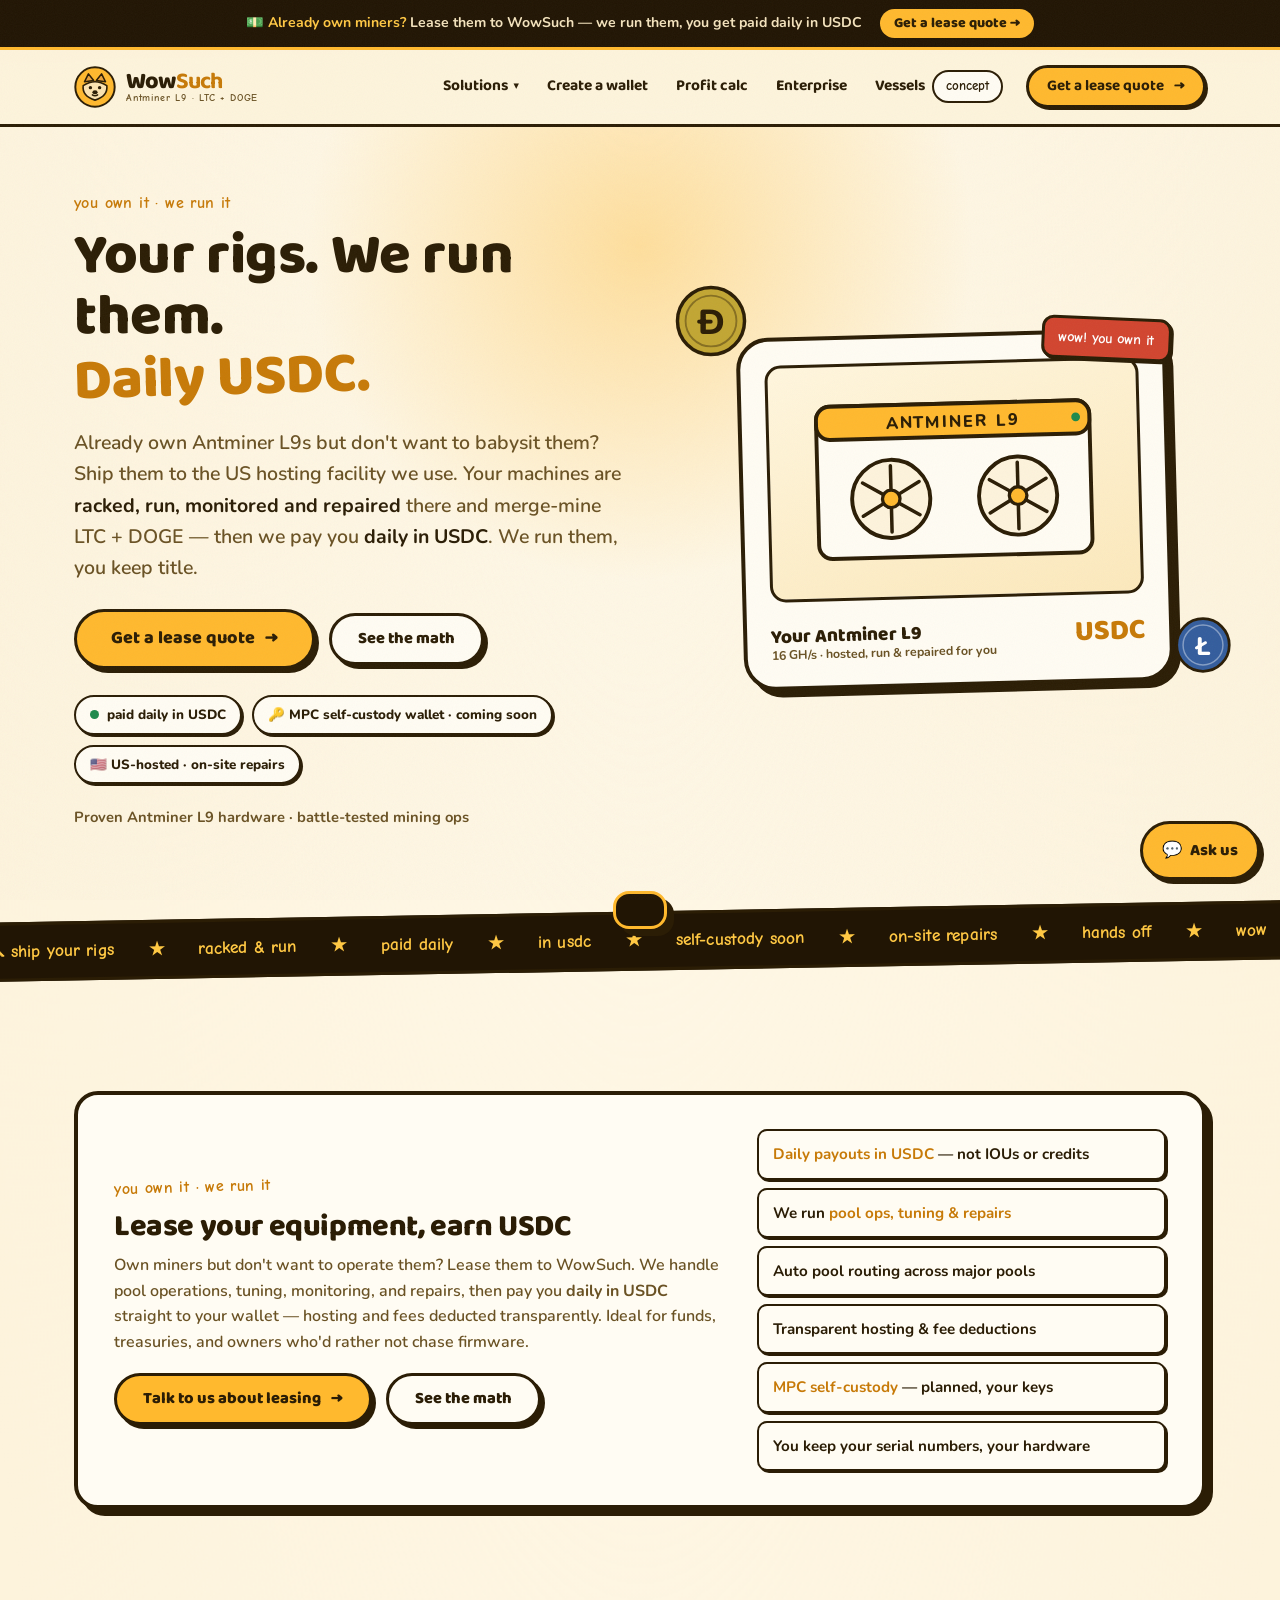
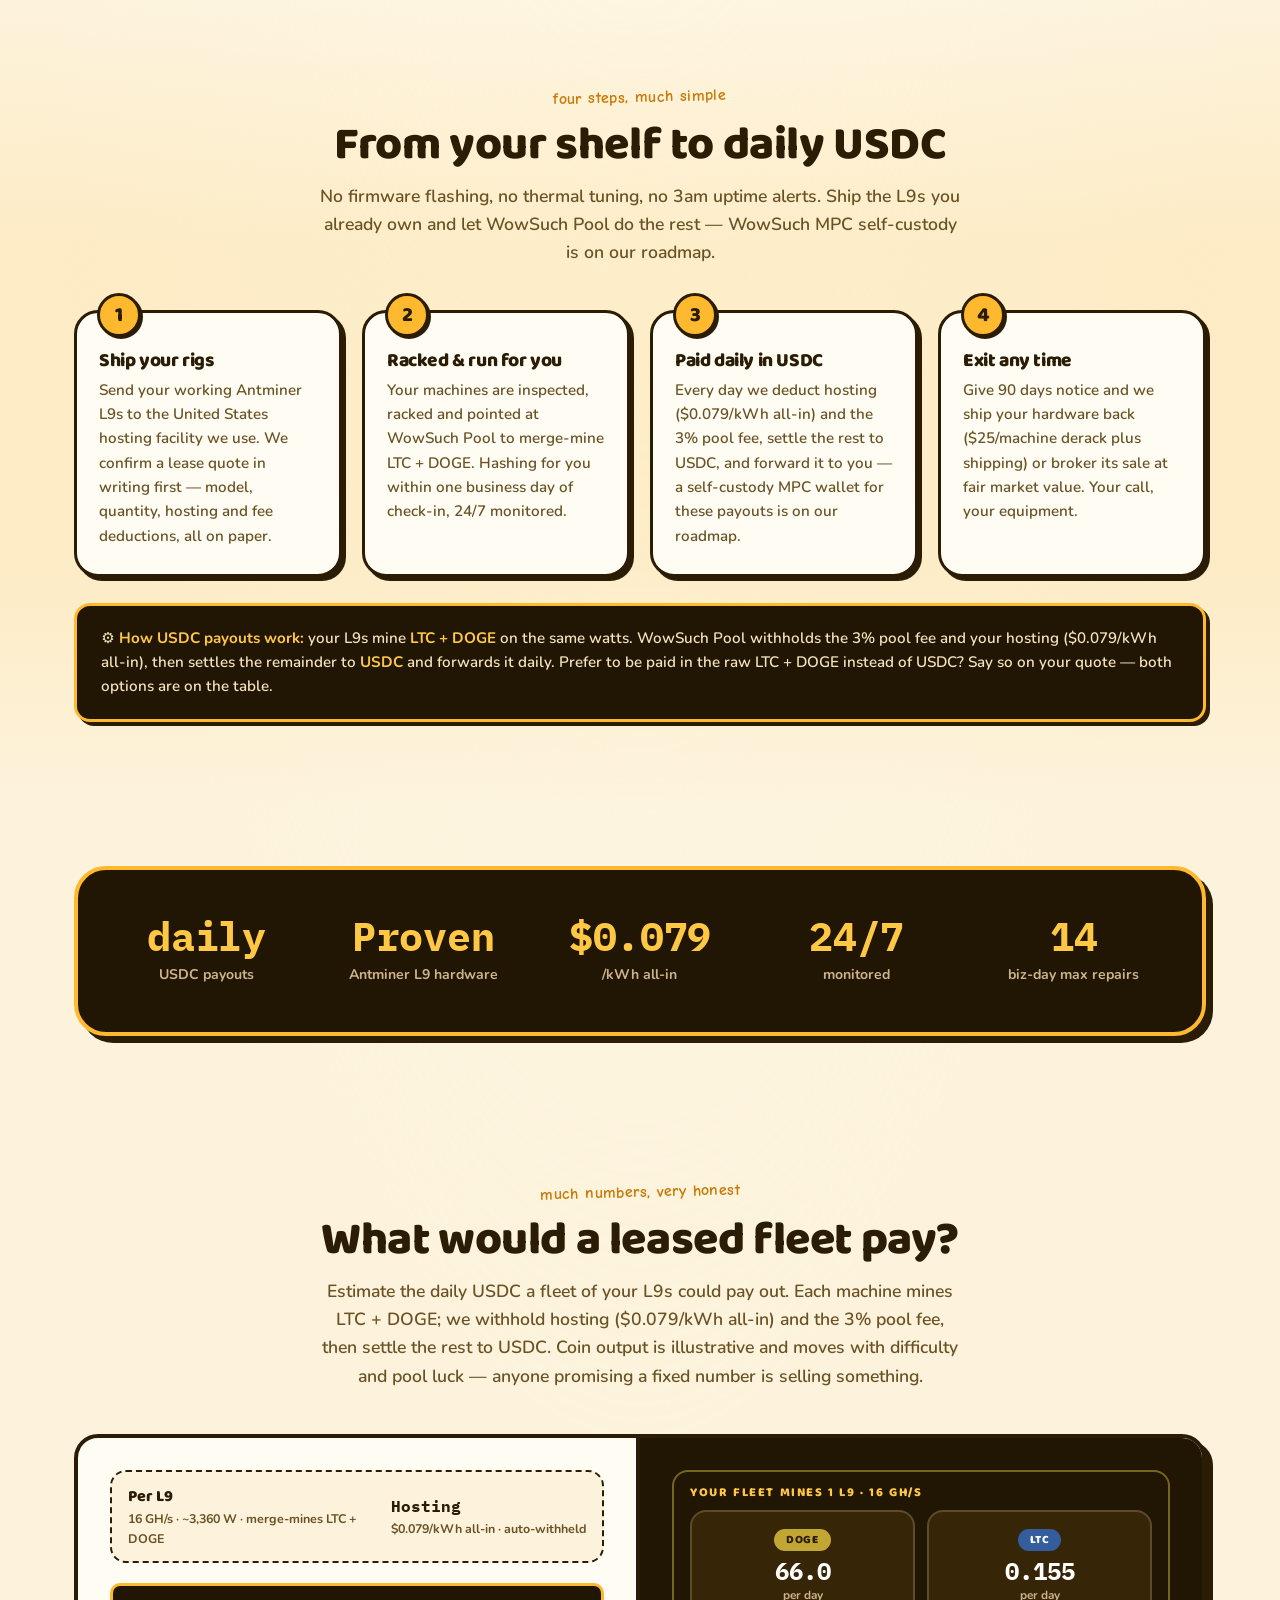
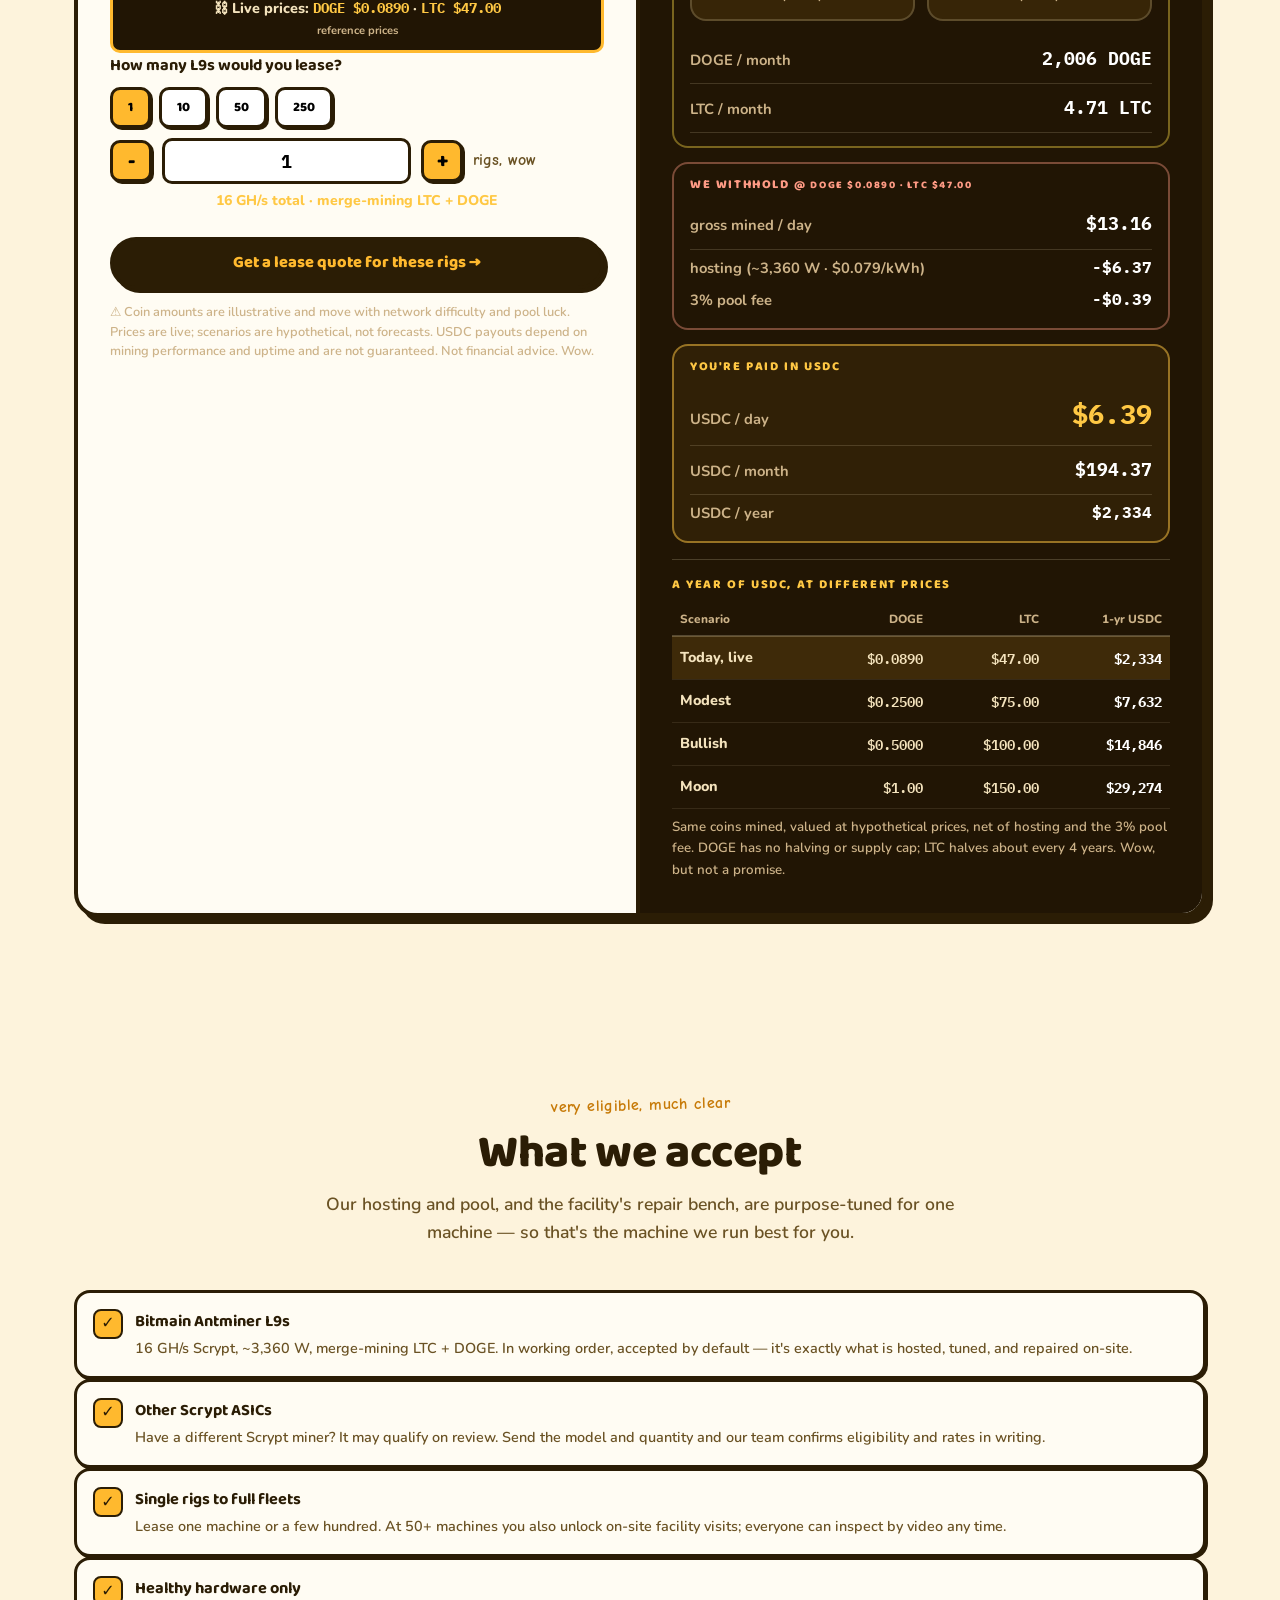
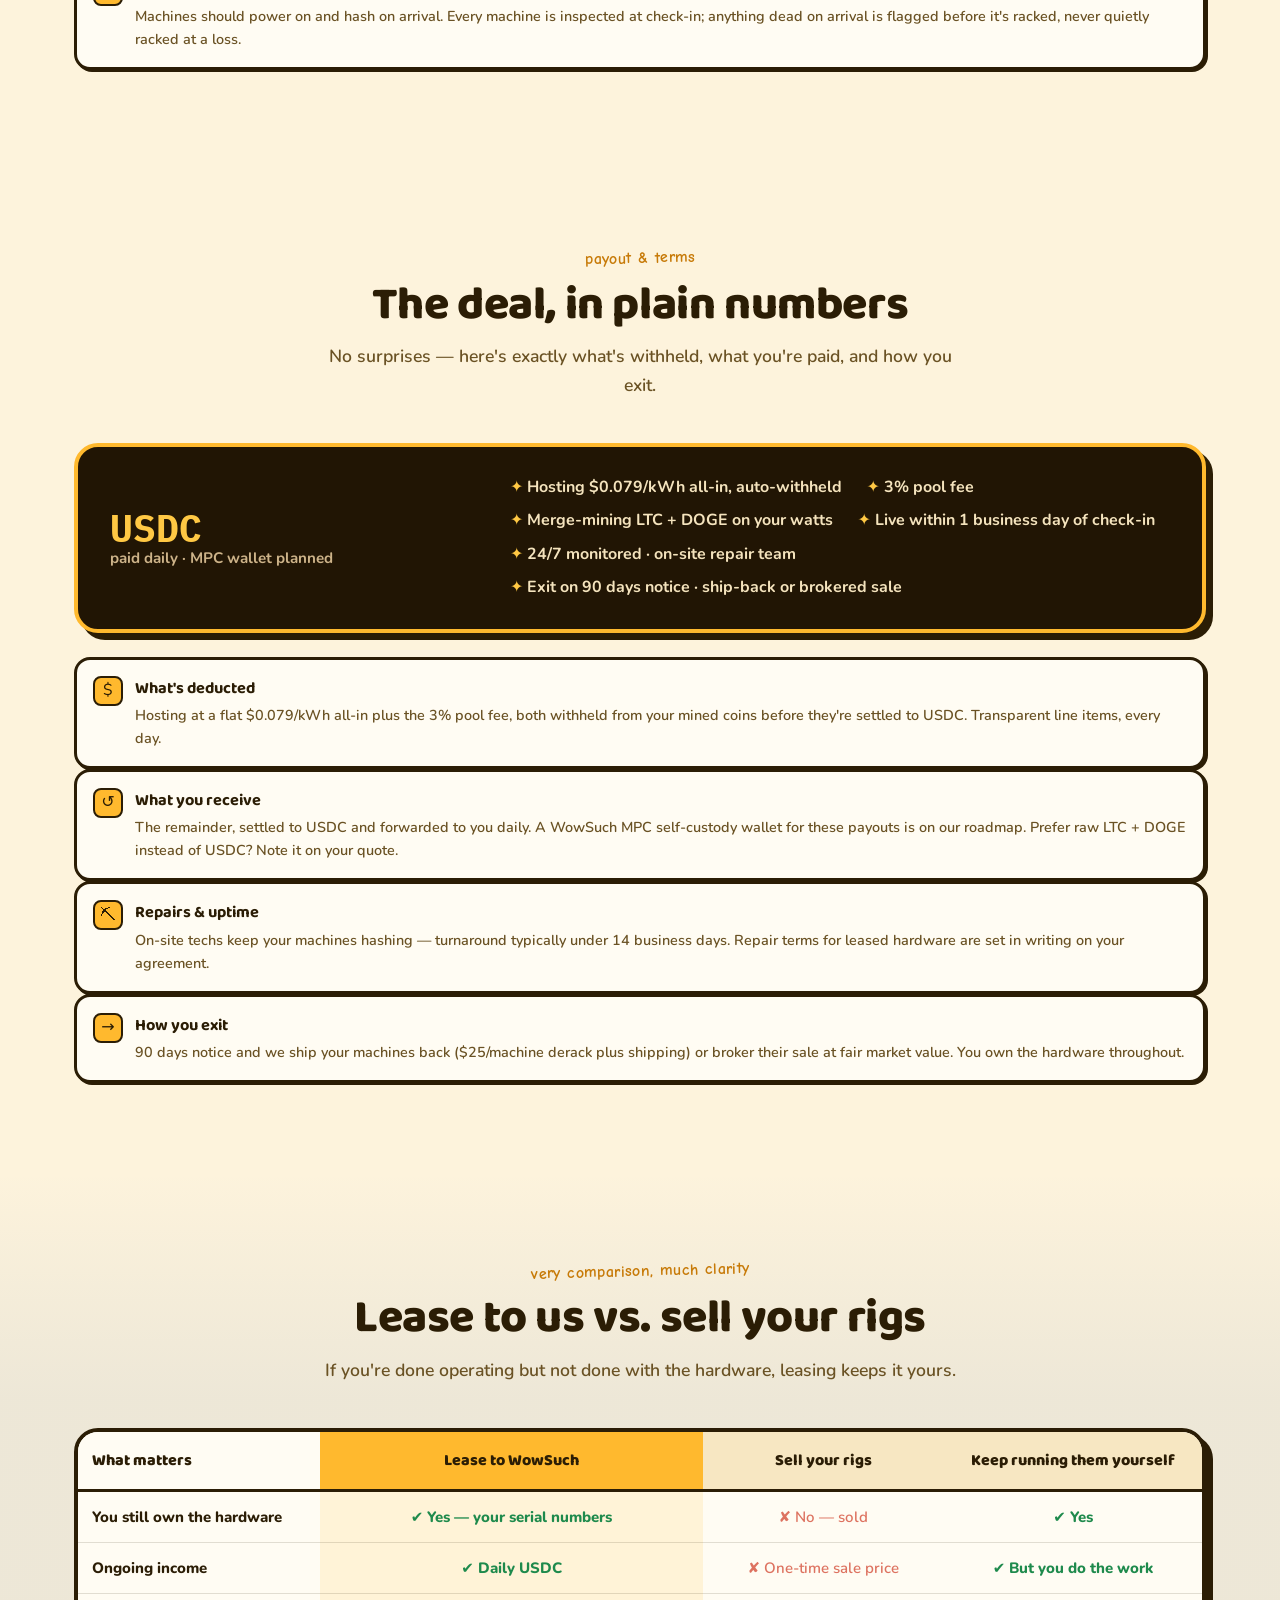
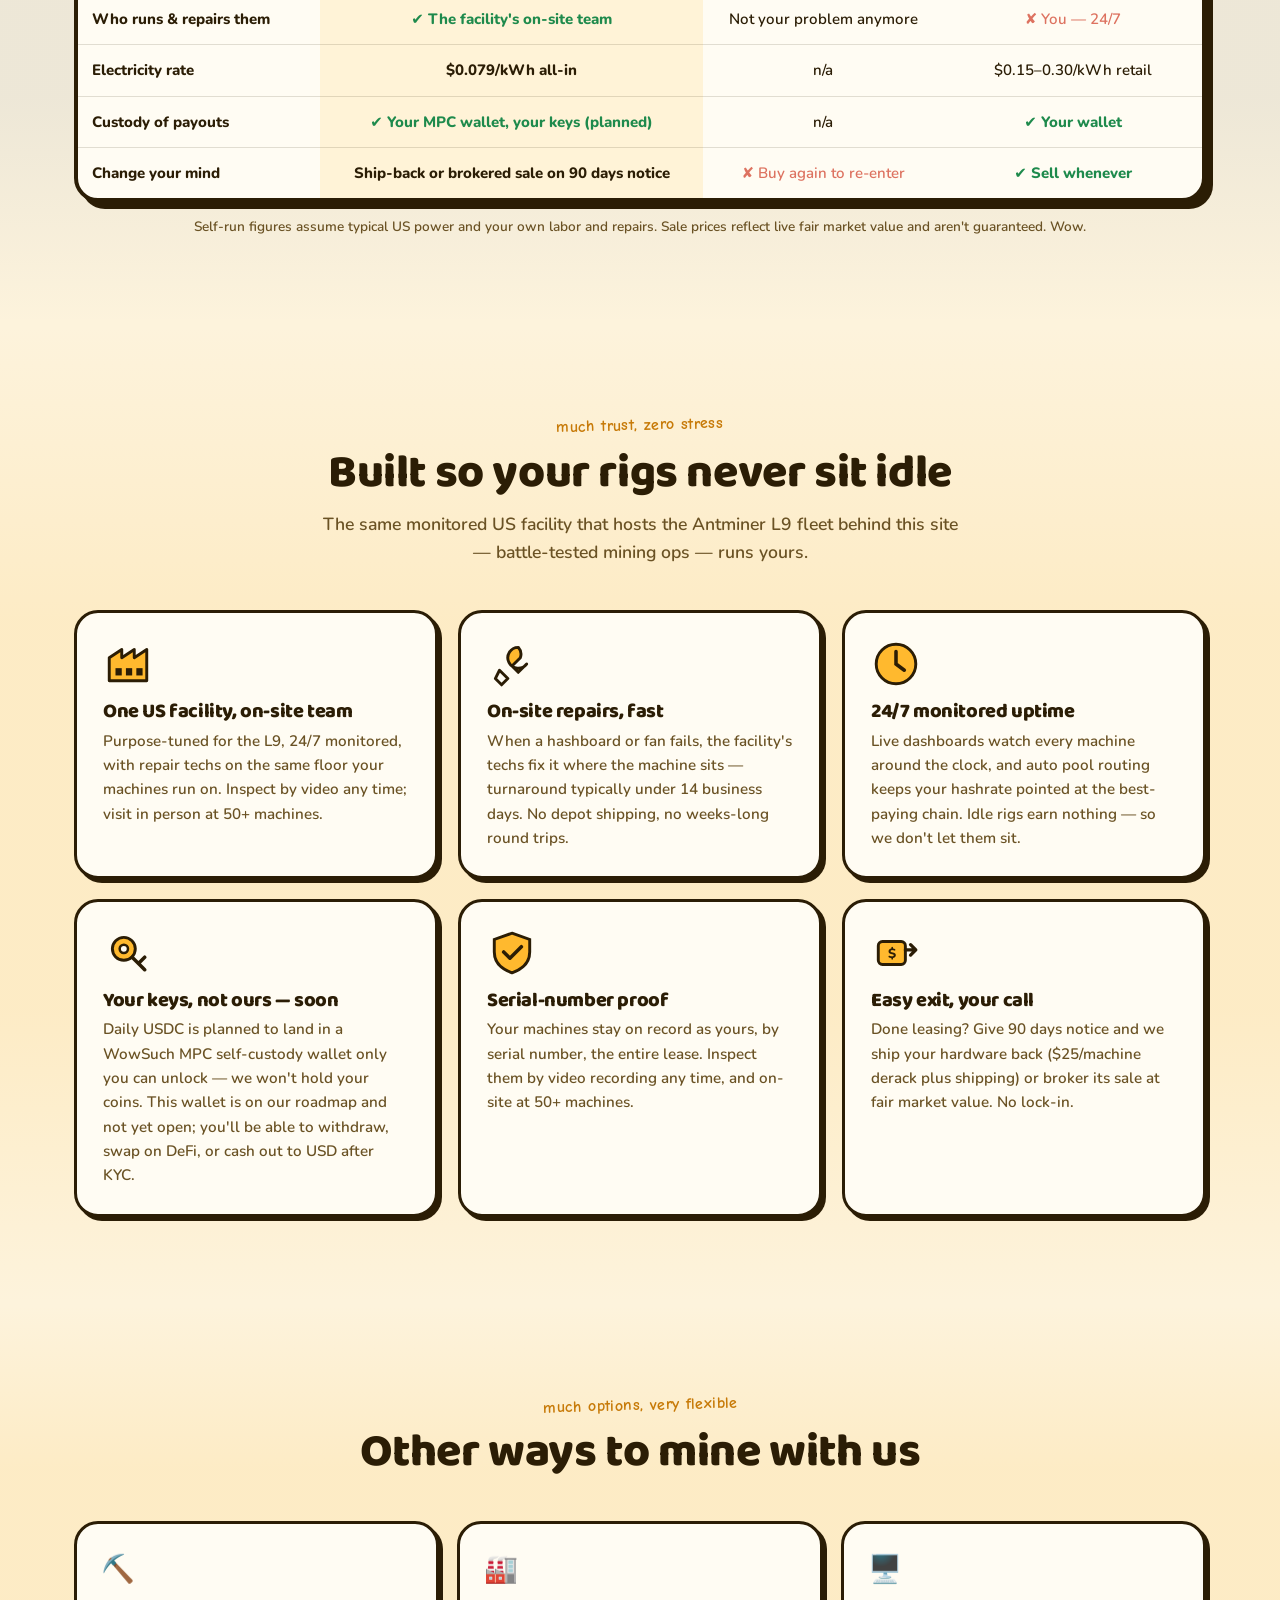
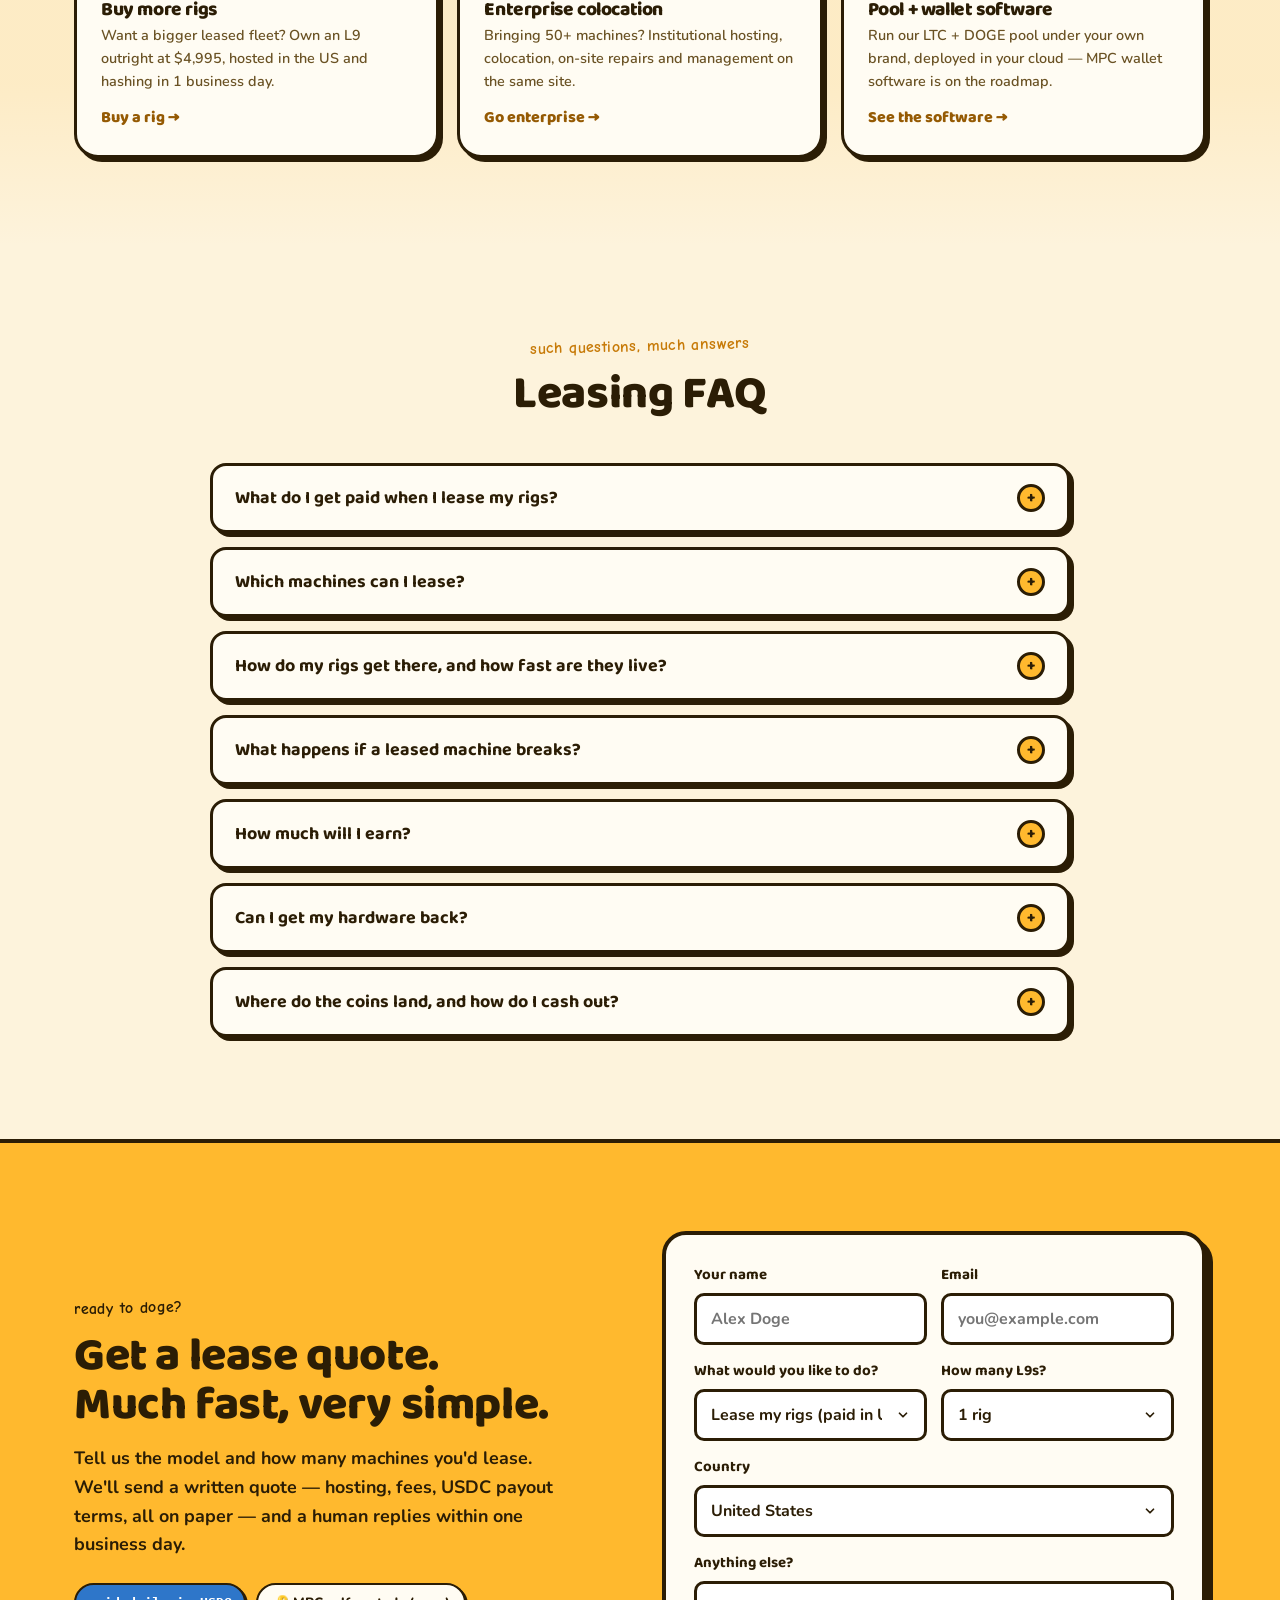
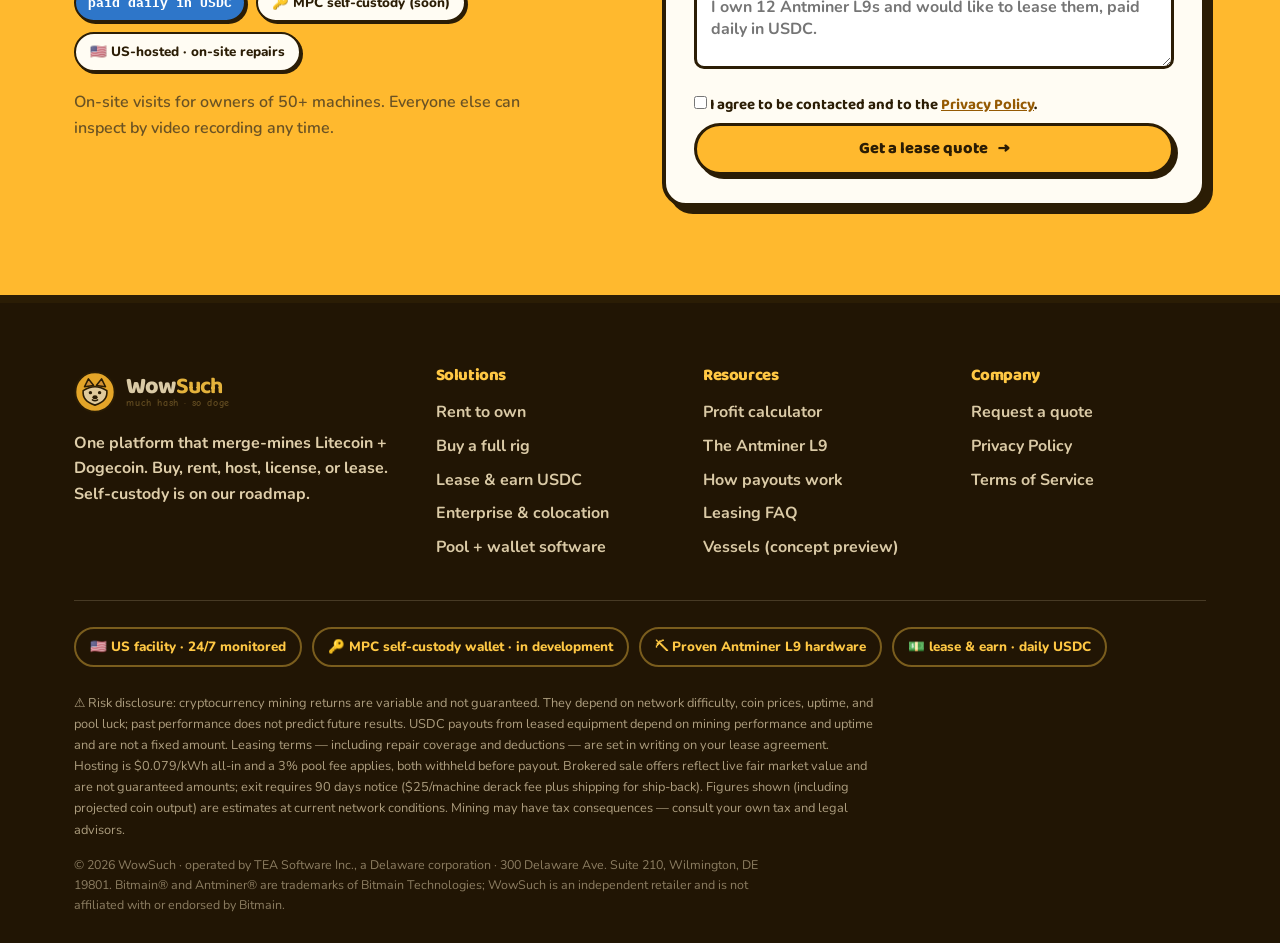
<file: lease.html>
<!doctype html>
<html lang="en">
<head>
<meta charset="utf-8">
<meta name="viewport" content="width=device-width, initial-scale=1">
<title>Lease Your Mining Rigs to WowSuch · Paid Daily in USDC</title>
<meta name="description" content="Already own Antminer L9s? Ship them to the US hosting facility we use. They are racked, run, monitored and repaired there, and we pay you daily in USDC — hosting and the 3% pool fee deducted transparently.">
<link rel="canonical" href="https://wowsuch.example/lease.html">
<meta name="theme-color" content="#FFB92E">
<meta property="og:type" content="website">
<meta property="og:site_name" content="WowSuch">
<meta property="og:title" content="Lease your mining rigs to WowSuch · paid daily in USDC">
<meta property="og:description" content="Ship us the L9s you already own. They are hosted, run, monitored and repaired for you; you collect daily USDC.">
<meta property="og:url" content="https://wowsuch.example/lease.html">
<meta name="twitter:card" content="summary">
<meta name="twitter:title" content="Lease your rigs to WowSuch · daily USDC">
<meta name="twitter:description" content="Your rigs, hosted in the US. We run them, you get paid daily in USDC. You keep title.">
<link rel="icon" type="image/svg+xml" href="assets/img/favicon.svg">
<link rel="preconnect" href="https://fonts.googleapis.com">
<link rel="preconnect" href="https://fonts.gstatic.com" crossorigin>
<link href="https://fonts.googleapis.com/css2?family=Baloo+2:wght@500;600;700;800&family=Comic+Neue:wght@700&family=IBM+Plex+Mono:wght@500;600;700&family=Nunito:wght@400;600;700;800&display=swap" rel="stylesheet">
<link rel="stylesheet" href="assets/css/base.css">
<link rel="stylesheet" href="assets/css/components.css">
<script type="application/ld+json">
{"@context":"https://schema.org","@type":"Service","serviceType":"Cryptocurrency mining equipment leasing and hosting","name":"WowSuch Equipment Leasing","provider":{"@type":"Organization","name":"WowSuch","legalName":"TEA Software Inc.","url":"https://wowsuch.example/"},"areaServed":"US","description":"Lease your owned Antminer L9 mining rigs to WowSuch. They are hosted, run, monitored and repaired in the United States hosting facility we use, and we pay you daily in USDC, with hosting and the 3% pool fee deducted transparently.","offers":{"@type":"Offer","priceCurrency":"USD","description":"Daily USDC payouts from leased hardware; hosting $0.079/kWh all-in plus a 3% pool fee withheld before payout."}}
</script>
<script type="application/ld+json">
{"@context":"https://schema.org","@type":"FAQPage","mainEntity":[
{"@type":"Question","name":"What do I get paid when I lease my rigs?","acceptedAnswer":{"@type":"Answer","text":"You're paid daily in USDC. A self-custody WowSuch MPC wallet for these payouts is on our roadmap. We merge-mine LTC + DOGE on your machines, deduct hosting ($0.079/kWh all-in) and the 3% pool fee, settle the remainder to USDC, and forward it to you every day."}},
{"@type":"Question","name":"Which machines can I lease?","acceptedAnswer":{"@type":"Answer","text":"Bitmain Antminer L9s in working order are eligible by default — it's the machine our hosting and pool are tuned for. Other Scrypt ASICs may qualify on review; send model and quantity and our team confirms in writing."}},
{"@type":"Question","name":"How do my rigs get to the facility?","acceptedAnswer":{"@type":"Answer","text":"You ship your machines to the United States hosting facility we use. They are inspected, racked and pointed at WowSuch Pool, and they're hashing for you within one business day of arrival and check-in. Serial numbers stay on record as yours."}},
{"@type":"Question","name":"Can I get my hardware back?","acceptedAnswer":{"@type":"Answer","text":"Yes. Give 90 days notice and we either ship your machines back ($25 per machine derack fee plus shipping) or broker their sale at fair market value — your choice. You own the hardware the entire time."}}
]}
</script>
<style>
  /* ---- page-specific: lease ---- */
  .l9-art{background:linear-gradient(160deg,#FFF6DE,#FCE9BC);border:3px solid var(--ink);
    border-radius:var(--r-md);padding:18px;}
  .coin-d{--r:-6deg;top:-26px;left:-30px;}
  .coin-l{--r:5deg;bottom:36px;right:-26px;animation-delay:1.2s;}
  .lease-list{list-style:none;padding:0;margin:0;display:flex;flex-direction:column;gap:8px;}
  .lease-list li{font-weight:700;background:var(--paper);border:2.5px solid var(--ink);
    border-radius:var(--r-sm);padding:11px 14px;box-shadow:var(--sh-1);font-size:.95rem;}
  .lease-list li b{color:var(--amber);}
  .lease-band{display:grid;grid-template-columns:1.2fr .8fr;gap:30px;align-items:center;
    background:var(--paper);border:4px solid var(--ink);border-radius:var(--r-lg);
    padding:34px 36px;box-shadow:var(--sh-3);}
  @media(max-width:900px){.lease-band{grid-template-columns:1fr;}}
  .usdc-pill{display:inline-flex;align-items:center;gap:8px;background:var(--blue);color:#fff;
    border:2.5px solid var(--ink);border-radius:999px;padding:5px 12px;font-weight:800;font-size:.82rem;
    box-shadow:var(--sh-1);font-family:var(--mono);}
  .contact-grid{display:grid;grid-template-columns:1fr 1fr;gap:44px;align-items:center;}
  @media(max-width:900px){.contact-grid{grid-template-columns:1fr;}}
  .cta-final{background:var(--gold);border-top:4px solid var(--ink);border-bottom:4px solid var(--ink);}
  .cta-final .eyebrow{color:var(--ink);}
  .compare-note{font-weight:600;font-size:.85rem;color:var(--ink-soft);margin-top:14px;text-align:center;}
</style>
</head>
<body>
<a class="skip-link" href="#top">Skip to content</a>

<div class="topbar"><span>💵 <b>Already own miners?</b> Lease them to WowSuch — we run them, you get paid daily in USDC</span><a class="tb-btn" href="#contact">Get a lease quote →</a></div>

<header class="nav"><div class="wrap nav-inner">
  <a class="brand" href="index.html" aria-label="WowSuch home">
    <svg class="mark" viewBox="0 0 64 64" aria-hidden="true">
      <circle cx="32" cy="32" r="30" fill="#FFB92E" stroke="#2B1D05" stroke-width="3"/>
      <path d="M16 24 L22 12 L30 22 Z" fill="#E9A23B" stroke="#2B1D05" stroke-width="2.4" stroke-linejoin="round"/>
      <path d="M48 24 L42 12 L34 22 Z" fill="#E9A23B" stroke="#2B1D05" stroke-width="2.4" stroke-linejoin="round"/>
      <path d="M14 30 Q32 18 50 30 Q52 46 32 52 Q12 46 14 30 Z" fill="#FBE3B0" stroke="#2B1D05" stroke-width="2.4"/>
      <circle cx="25" cy="33" r="2.6" fill="#2B1D05"/><circle cx="39" cy="33" r="2.6" fill="#2B1D05"/>
      <ellipse cx="32" cy="40" rx="4" ry="3" fill="#2B1D05"/>
      <path d="M28 44 Q32 47 36 44" fill="none" stroke="#2B1D05" stroke-width="2.2" stroke-linecap="round"/>
    </svg>
    <span class="name">Wow<b>Such</b><small>Antminer L9 · LTC + DOGE</small></span>
  </a>
  <nav class="links" id="navlinks" aria-label="Main">
    <span class="has-drop"><a class="drop-toggle">Solutions <span class="caret">▾</span></a>
      <span class="drop-menu">
        <a href="rent-to-own.html">Rent to Own &amp; Mine it<small>by the chip · from $13.89/mo · 12 chips</small></a>
        <a href="buy.html">Buy a Full Rig &amp; Mine it<small>own an L9 outright · $4,995</small></a>
        <a href="lease.html" aria-current="page">Lease your Rig to us &amp; Earn<small>we run it, you get paid USDC</small></a>
        <a href="enterprise.html">Bring your Own Rigs<small>enterprise colocation · 50+</small></a>
        <a href="whitelabel.html">Pool + Wallet Software<small>launch your own pool + MPC</small></a>
      </span>
    </span>
    <a href="wallet.html">Create a wallet</a>
    <a href="buy.html#calc">Profit calc</a>
    <a href="enterprise.html">Enterprise</a>
    <a href="vessels.html">Vessels <span class="chip" style="margin-left:4px">concept</span></a>
    <a class="btn sm nav-cta" href="#contact">Get a lease quote <span class="arrow">→</span></a>
  </nav>
  <button class="burger" id="burger" aria-label="Menu"><span></span></button>
</div></header>

<main id="top">

<!-- ============ HERO ============ -->
<section class="hero" id="hero"><div class="wrap hero-grid">
  <div class="hero-copy">
    <span class="eyebrow reveal">you own it · we run it</span>
    <h1 class="reveal" style="transition-delay:.05s">Your rigs. We run them.<br><span class="pop">Daily USDC.</span></h1>
    <p class="sub reveal" style="transition-delay:.12s">Already own Antminer L9s but don't want to babysit them? Ship them to the US hosting facility we use. Your machines are <b>racked, run, monitored and repaired</b> there and merge-mine LTC + DOGE — then we pay you <b>daily in USDC</b>. We run them, you keep title.</p>
    <div class="hero-ctas reveal" style="transition-delay:.18s">
      <a class="btn lg" href="#contact">Get a lease quote <span class="arrow">→</span></a>
      <a class="btn alt" href="#calc">See the math</a>
    </div>
    <div class="hero-badges reveal" style="transition-delay:.24s">
      <span class="pill"><span class="dot"></span> paid daily in USDC</span>
      <span class="pill">🔑 MPC self-custody wallet · coming soon</span>
      <span class="pill">🇺🇸 US-hosted · on-site repairs</span>
    </div>
    <div class="hero-proof reveal" style="transition-delay:.3s">
      <span>Proven Antminer L9 hardware · battle-tested mining ops</span>
    </div>
  </div>
  <div class="hero-stage reveal" style="transition-delay:.1s">
    <div class="rig-card">
      <span class="tag">wow! you own it</span>
      <div class="l9-art">
        <svg viewBox="0 0 340 200" role="img" aria-label="Bitmain Antminer L9 racked in a hosting facility">
          <rect x="30" y="22" width="280" height="156" rx="14" fill="#FFFCF3" stroke="#2B1D05" stroke-width="4"/>
          <rect x="30" y="22" width="280" height="34" rx="14" fill="#FFB92E" stroke="#2B1D05" stroke-width="4"/>
          <text x="170" y="46" text-anchor="middle" font-family="Baloo 2,sans-serif" font-weight="800" font-size="17" fill="#2B1D05" letter-spacing="2">ANTMINER L9</text>
          <circle cx="105" cy="118" r="40" fill="#FDF3DC" stroke="#2B1D05" stroke-width="4"/>
          <g class="fan" stroke="#2B1D05" stroke-width="3.6" stroke-linecap="round">
            <path d="M105 84 L105 118"/><path d="M105 118 L134 135"/><path d="M105 118 L76 135"/>
            <path d="M105 118 L134 101"/><path d="M105 118 L76 101"/><path d="M105 118 L105 152"/>
          </g>
          <circle cx="105" cy="118" r="9" fill="#FFB92E" stroke="#2B1D05" stroke-width="3.4"/>
          <circle cx="235" cy="118" r="40" fill="#FDF3DC" stroke="#2B1D05" stroke-width="4"/>
          <g class="fan fan-b" stroke="#2B1D05" stroke-width="3.6" stroke-linecap="round">
            <path d="M235 84 L235 118"/><path d="M235 118 L264 135"/><path d="M235 118 L206 135"/>
            <path d="M235 118 L264 101"/><path d="M235 118 L206 101"/><path d="M235 118 L235 152"/>
          </g>
          <circle cx="235" cy="118" r="9" fill="#FFB92E" stroke="#2B1D05" stroke-width="3.4"/>
          <circle cx="296" cy="39" r="4.5" fill="#1E8A4C"/>
        </svg>
      </div>
      <div class="cap">
        <div class="nm">Your Antminer L9<small>16 GH/s · hosted, run &amp; repaired for you</small></div>
        <div class="pr">USDC</div>
      </div>
    </div>
    <svg class="coin-orbit coin-d float" width="74" height="74" viewBox="0 0 64 64" aria-hidden="true">
      <circle cx="32" cy="32" r="29" fill="#C2A633" stroke="#2B1D05" stroke-width="3"/>
      <circle cx="32" cy="32" r="22" fill="none" stroke="#2B1D05" stroke-width="1.6" opacity=".4"/>
      <text x="32" y="43" text-anchor="middle" font-family="Baloo 2,sans-serif" font-weight="800" font-size="30" fill="#2B1D05">Ð</text>
    </svg>
    <svg class="coin-orbit coin-l float slow" width="58" height="58" viewBox="0 0 64 64" aria-hidden="true">
      <circle cx="32" cy="32" r="29" fill="#345D9D" stroke="#2B1D05" stroke-width="3"/>
      <circle cx="32" cy="32" r="22" fill="none" stroke="#fff" stroke-width="1.6" opacity=".4"/>
      <text x="32" y="43" text-anchor="middle" font-family="Baloo 2,sans-serif" font-weight="800" font-size="28" fill="#fff">Ł</text>
    </svg>
  </div>
</div></section>

<div class="marquee" aria-hidden="true"><div class="track"><span>
  <span>⛏ ship your rigs</span><span>★</span><span>racked &amp; run</span><span>★</span><span>paid daily</span><span>★</span><span>in usdc</span><span>★</span><span>self-custody soon</span><span>★</span><span>on-site repairs</span><span>★</span><span>hands off</span><span>★</span><span>wow</span><span>★</span>
  <span>⛏ ship your rigs</span><span>★</span><span>racked &amp; run</span><span>★</span><span>paid daily</span><span>★</span><span>in usdc</span><span>★</span><span>self-custody soon</span><span>★</span><span>on-site repairs</span><span>★</span><span>hands off</span><span>★</span><span>wow</span><span>★</span>
</span></div></div>

<!-- ============ LEASE PITCH BAND ============ -->
<section id="lease"><div class="wrap">
  <div class="lease-band reveal">
    <div>
      <span class="eyebrow">you own it · we run it</span>
      <h2 style="font-size:1.9rem">Lease your equipment, earn USDC</h2>
      <p style="color:var(--ink-soft);font-weight:600;margin-top:10px">Own miners but don't want to operate them? Lease them to WowSuch. We handle pool operations, tuning, monitoring, and repairs, then pay you <b>daily in USDC</b> straight to your wallet — hosting and fees deducted transparently. Ideal for funds, treasuries, and owners who'd rather not chase firmware.</p>
      <div class="hero-ctas" style="margin-top:18px">
        <a class="btn" href="#contact">Talk to us about leasing <span class="arrow">→</span></a>
        <a class="btn alt" href="#calc">See the math</a>
      </div>
    </div>
    <ul class="lease-list">
      <li><b>Daily payouts in USDC</b> — not IOUs or credits</li>
      <li>We run <b>pool ops, tuning &amp; repairs</b></li>
      <li>Auto pool routing across major pools</li>
      <li>Transparent hosting &amp; fee deductions</li>
      <li><b>MPC self-custody</b> — planned, your keys</li>
      <li>You keep your serial numbers, your hardware</li>
    </ul>
  </div>
</div></section>

<!-- ============ HOW IT WORKS ============ -->
<section id="how" class="band-alt"><div class="wrap">
  <div class="sec-head center reveal"><span class="eyebrow">four steps, much simple</span>
    <h2>From your shelf to daily USDC</h2>
    <p>No firmware flashing, no thermal tuning, no 3am uptime alerts. Ship the L9s you already own and let WowSuch Pool do the rest — WowSuch MPC self-custody is on our roadmap.</p>
  </div>
  <div class="steps">
    <div class="step reveal">
      <span class="n">1</span>
      <h3>Ship your rigs</h3>
      <p>Send your working Antminer L9s to the United States hosting facility we use. We confirm a lease quote in writing first — model, quantity, hosting and fee deductions, all on paper.</p>
    </div>
    <div class="step reveal" style="transition-delay:.06s">
      <span class="n">2</span>
      <h3>Racked &amp; run for you</h3>
      <p>Your machines are inspected, racked and pointed at WowSuch Pool to merge-mine LTC + DOGE. Hashing for you within one business day of check-in, 24/7 monitored.</p>
    </div>
    <div class="step reveal" style="transition-delay:.12s">
      <span class="n">3</span>
      <h3>Paid daily in USDC</h3>
      <p>Every day we deduct hosting ($0.079/kWh all-in) and the 3% pool fee, settle the rest to USDC, and forward it to you — a self-custody MPC wallet for these payouts is on our roadmap.</p>
    </div>
    <div class="step reveal" style="transition-delay:.18s">
      <span class="n">4</span>
      <h3>Exit any time</h3>
      <p>Give 90 days notice and we ship your hardware back ($25/machine derack plus shipping) or broker its sale at fair market value. Your call, your equipment.</p>
    </div>
  </div>
  <p class="note-banner reveal">⚙ <b>How USDC payouts work:</b> your L9s mine <b>LTC + DOGE</b> on the same watts. WowSuch Pool withholds the 3% pool fee and your hosting ($0.079/kWh all-in), then settles the remainder to <b>USDC</b> and forwards it daily. Prefer to be paid in the raw LTC + DOGE instead of USDC? Say so on your quote — both options are on the table.</p>
</div></section>

<!-- ============ NUMBERS ============ -->
<section class="tight" id="numbers"><div class="wrap">
  <div class="stats-band reveal">
    <div class="stats-grid">
      <div class="stat"><div class="num">daily</div><div class="lab">USDC payouts</div></div>
      <div class="stat"><div class="num">Proven</div><div class="lab">Antminer L9 hardware</div></div>
      <div class="stat"><div class="num">$0.079</div><div class="lab">/kWh all-in</div></div>
      <div class="stat"><div class="num">24/7</div><div class="lab">monitored</div></div>
      <div class="stat"><div class="num"><span class="count" data-target="14">14</span></div><div class="lab">biz-day max repairs</div></div>
    </div>
  </div>
</div></section>

<!-- ============ CALCULATOR ============ -->
<section id="calc"><div class="wrap">
  <div class="sec-head center reveal"><span class="eyebrow">much numbers, very honest</span>
    <h2>What would a leased fleet pay?</h2>
    <p>Estimate the daily USDC a fleet of your L9s could pay out. Each machine mines LTC + DOGE; we withhold hosting ($0.079/kWh all-in) and the 3% pool fee, then settle the rest to USDC. Coin output is illustrative and moves with difficulty and pool luck — anyone promising a fixed number is selling something.</p>
  </div>

  <div class="calc reveal">
    <div class="inputs">
      <div class="fixed-line">
        <span>Per L9 <small>16 GH/s · ~3,360 W · merge-mines LTC + DOGE</small></span>
        <span class="v">Hosting <small>$0.079/kWh all-in · auto-withheld</small></span>
      </div>
      <div class="live-px" id="livePx">⛓ Live LTC + DOGE prices loading…</div>
      <div class="field">
        <label for="qty">How many L9s would you lease?</label>
        <div class="qty-presets" id="qtyPresets" style="margin-bottom:10px">
          <button type="button" data-q="1" class="active">1</button><button type="button" data-q="10">10</button><button type="button" data-q="50">50</button><button type="button" data-q="250">250</button>
        </div>
        <div class="stepper">
          <button type="button" id="minus" aria-label="fewer rigs">-</button>
          <input class="num-in" id="qty" type="text" inputmode="numeric" value="1" aria-label="Number of L9s">
          <button type="button" id="plus" aria-label="more rigs">+</button>
          <span class="unit">rigs, wow</span>
        </div>
        <div class="hashline" id="hashLine">16 GH/s total · merge-mining LTC + DOGE</div>
      </div>
      <a class="btn dark" href="#contact" style="width:100%; justify-content:center; margin-top:4px">Get a lease quote for these rigs →</a>
      <p class="calc-note" style="margin-top:14px">⚠ Coin amounts are illustrative and move with network difficulty and pool luck. Prices are live; scenarios are hypothetical, not forecasts. USDC payouts depend on mining performance and uptime and are not guaranteed. Not financial advice. Wow.</p>
    </div>

    <div class="results">
      <div class="res-group doge">
        <div class="res-h">Your fleet mines <span id="mScope">1 L9 · 16 GH/s</span></div>
        <div class="mine-grid">
          <div class="mine-cell"><span class="mc-coin doge">DOGE</span><span class="mc-day" id="mDogeDay">0</span><span class="mc-sub">per day</span></div>
          <div class="mine-cell"><span class="mc-coin ltc">LTC</span><span class="mc-day" id="mLtcDay">0</span><span class="mc-sub">per day</span></div>
        </div>
        <div class="res-row"><span class="lab">DOGE / month</span><span class="val" id="mDogeMo">0</span></div>
        <div class="res-row"><span class="lab">LTC / month</span><span class="val" id="mLtcMo">0</span></div>
      </div>
      <div class="res-group costs">
        <div class="res-h">We withhold <small id="vPxNote">@ live prices</small></div>
        <div class="res-row"><span class="lab">gross mined / day</span><span class="val" id="vGross">$0</span></div>
        <div class="res-row sub"><span class="lab">hosting (~3,360 W · $0.079/kWh)</span><span class="val neg" id="vHost">$0</span></div>
        <div class="res-row sub"><span class="lab">3% pool fee</span><span class="val neg" id="vFee">$0</span></div>
      </div>
      <div class="res-group net">
        <div class="res-h">You're paid in USDC</div>
        <div class="res-row big"><span class="lab">USDC / day</span><span class="val" id="vDay">$0</span></div>
        <div class="res-row"><span class="lab">USDC / month</span><span class="val" id="vMo">$0</span></div>
        <div class="res-row sub"><span class="lab">USDC / year</span><span class="val" id="vYr">$0</span></div>
      </div>
      <div class="scen-wrap">
        <div class="res-h" style="margin-bottom:8px">A year of USDC, at different prices</div>
        <table class="scen-table"><thead><tr><th>Scenario</th><th>DOGE</th><th>LTC</th><th>1-yr USDC</th></tr></thead><tbody id="scenBody"></tbody></table>
        <small style="font-weight:600; color:var(--soft-on-dark); display:block; margin-top:8px">Same coins mined, valued at hypothetical prices, net of hosting and the 3% pool fee. DOGE has no halving or supply cap; LTC halves about every 4 years. Wow, but not a promise.</small>
      </div>
    </div>
  </div>
</div></section>

<!-- ============ ELIGIBILITY / WHAT WE ACCEPT ============ -->
<section id="accept"><div class="wrap">
  <div class="sec-head center reveal"><span class="eyebrow">very eligible, much clear</span>
    <h2>What we accept</h2>
    <p>Our hosting and pool, and the facility's repair bench, are purpose-tuned for one machine — so that's the machine we run best for you.</p>
  </div>
  <div class="terms">
    <div class="term reveal">
      <span class="tn" aria-hidden="true">✓</span>
      <div><b>Bitmain Antminer L9s</b><p>16 GH/s Scrypt, ~3,360 W, merge-mining LTC + DOGE. In working order, accepted by default — it's exactly what is hosted, tuned, and repaired on-site.</p></div>
    </div>
    <div class="term reveal" style="transition-delay:.06s">
      <span class="tn" aria-hidden="true">✓</span>
      <div><b>Other Scrypt ASICs</b><p>Have a different Scrypt miner? It may qualify on review. Send the model and quantity and our team confirms eligibility and rates in writing.</p></div>
    </div>
    <div class="term reveal" style="transition-delay:.12s">
      <span class="tn" aria-hidden="true">✓</span>
      <div><b>Single rigs to full fleets</b><p>Lease one machine or a few hundred. At 50+ machines you also unlock on-site facility visits; everyone can inspect by video any time.</p></div>
    </div>
    <div class="term reveal" style="transition-delay:.18s">
      <span class="tn" aria-hidden="true">✓</span>
      <div><b>Healthy hardware only</b><p>Machines should power on and hash on arrival. Every machine is inspected at check-in; anything dead on arrival is flagged before it's racked, never quietly racked at a loss.</p></div>
    </div>
  </div>
</div></section>

<!-- ============ PAYOUT & TERMS (dark band) ============ -->
<section id="terms"><div class="wrap">
  <div class="sec-head center reveal"><span class="eyebrow">payout &amp; terms</span>
    <h2>The deal, in plain numbers</h2>
    <p>No surprises — here's exactly what's withheld, what you're paid, and how you exit.</p>
  </div>
  <div class="hosting-strip reveal">
    <div>
      <div class="kw">USDC<small>paid daily · MPC wallet planned</small></div>
    </div>
    <ul>
      <li>Hosting $0.079/kWh all-in, auto-withheld</li>
      <li>3% pool fee</li>
      <li>Merge-mining LTC + DOGE on your watts</li>
      <li>Live within 1 business day of check-in</li>
      <li>24/7 monitored · on-site repair team</li>
      <li>Exit on 90 days notice · ship-back or brokered sale</li>
    </ul>
  </div>
  <div class="terms" style="margin-top:24px">
    <div class="term reveal">
      <span class="tn" aria-hidden="true">$</span>
      <div><b>What's deducted</b><p>Hosting at a flat $0.079/kWh all-in plus the 3% pool fee, both withheld from your mined coins before they're settled to USDC. Transparent line items, every day.</p></div>
    </div>
    <div class="term reveal" style="transition-delay:.06s">
      <span class="tn" aria-hidden="true">↺</span>
      <div><b>What you receive</b><p>The remainder, settled to USDC and forwarded to you daily. A WowSuch MPC self-custody wallet for these payouts is on our roadmap. Prefer raw LTC + DOGE instead of USDC? Note it on your quote.</p></div>
    </div>
    <div class="term reveal" style="transition-delay:.12s">
      <span class="tn" aria-hidden="true">⛏</span>
      <div><b>Repairs &amp; uptime</b><p>On-site techs keep your machines hashing — turnaround typically under 14 business days. Repair terms for leased hardware are set in writing on your agreement.</p></div>
    </div>
    <div class="term reveal" style="transition-delay:.18s">
      <span class="tn" aria-hidden="true">→</span>
      <div><b>How you exit</b><p>90 days notice and we ship your machines back ($25/machine derack plus shipping) or broker their sale at fair market value. You own the hardware throughout.</p></div>
    </div>
  </div>
</div></section>

<!-- ============ WHY LEASE VS SELL ============ -->
<section id="compare" class="band-cool"><div class="wrap">
  <div class="sec-head center reveal"><span class="eyebrow">very comparison, much clarity</span>
    <h2>Lease to us vs. sell your rigs</h2>
    <p>If you're done operating but not done with the hardware, leasing keeps it yours.</p>
  </div>
  <div class="compare reveal"><div class="compare-scroll">
    <table>
      <thead><tr>
        <th scope="col">What matters</th>
        <th scope="col" class="you">Lease to WowSuch</th>
        <th scope="col">Sell your rigs</th>
        <th scope="col">Keep running them yourself</th>
      </tr></thead>
      <tbody>
        <tr><td>You still own the hardware</td><td class="you"><span class="yes">✔ Yes — your serial numbers</span></td><td><span class="no">✘ No — sold</span></td><td><span class="yes">✔ Yes</span></td></tr>
        <tr><td>Ongoing income</td><td class="you"><span class="yes">✔ Daily USDC</span></td><td><span class="no">✘ One-time sale price</span></td><td><span class="yes">✔ But you do the work</span></td></tr>
        <tr><td>Who runs &amp; repairs them</td><td class="you"><span class="yes">✔ The facility's on-site team</span></td><td>Not your problem anymore</td><td><span class="no">✘ You — 24/7</span></td></tr>
        <tr><td>Electricity rate</td><td class="you">$0.079/kWh all-in</td><td>n/a</td><td>$0.15–0.30/kWh retail</td></tr>
        <tr><td>Custody of payouts</td><td class="you"><span class="yes">✔ Your MPC wallet, your keys (planned)</span></td><td>n/a</td><td><span class="yes">✔ Your wallet</span></td></tr>
        <tr><td>Change your mind</td><td class="you">Ship-back or brokered sale on 90 days notice</td><td><span class="no">✘ Buy again to re-enter</span></td><td><span class="yes">✔ Sell whenever</span></td></tr>
      </tbody>
    </table>
  </div></div>
  <p class="compare-note reveal">Self-run figures assume typical US power and your own labor and repairs. Sale prices reflect live fair market value and aren't guaranteed. Wow.</p>
</div></section>

<!-- ============ TRUST ============ -->
<section id="why" class="band-alt"><div class="wrap">
  <div class="sec-head center reveal"><span class="eyebrow">much trust, zero stress</span>
    <h2>Built so your rigs never sit idle</h2>
    <p>The same monitored US facility that hosts the Antminer L9 fleet behind this site — battle-tested mining ops — runs yours.</p>
  </div>
  <div class="trust-grid">
    <div class="trust-card reveal">
      <svg class="ico" viewBox="0 0 48 48" aria-hidden="true"><path d="M6 40 V18 L18 10 V18 L30 10 V18 L42 10 V40 Z" fill="#FFB92E" stroke="#2B1D05" stroke-width="2.8" stroke-linejoin="round"/><rect x="12" y="28" width="6" height="7" fill="#2B1D05"/><rect x="22" y="28" width="6" height="7" fill="#2B1D05"/><rect x="32" y="28" width="6" height="7" fill="#2B1D05"/></svg>
      <h3>One US facility, on-site team</h3>
      <p>Purpose-tuned for the L9, 24/7 monitored, with repair techs on the same floor your machines run on. Inspect by video any time; visit in person at 50+ machines.</p>
    </div>
    <div class="trust-card reveal" style="transition-delay:.06s">
      <svg class="ico" viewBox="0 0 48 48" aria-hidden="true"><path d="M30 8 a10 10 0 1 0 8 16 l-8 8 -6 -6 8 -8 a10 10 0 0 0 -2 -10z" fill="#FFB92E" stroke="#2B1D05" stroke-width="2.8" stroke-linejoin="round"/><path d="M12 30 L20 38 L14 44 L8 38 Z" fill="#FFFCF3" stroke="#2B1D05" stroke-width="2.8" stroke-linejoin="round"/></svg>
      <h3>On-site repairs, fast</h3>
      <p>When a hashboard or fan fails, the facility's techs fix it where the machine sits — turnaround typically under 14 business days. No depot shipping, no weeks-long round trips.</p>
    </div>
    <div class="trust-card reveal" style="transition-delay:.12s">
      <svg class="ico" viewBox="0 0 48 48" aria-hidden="true"><circle cx="24" cy="24" r="19" fill="#FFB92E" stroke="#2B1D05" stroke-width="2.8"/><path d="M24 12 V24 L32 30" fill="none" stroke="#2B1D05" stroke-width="3.4" stroke-linecap="round"/></svg>
      <h3>24/7 monitored uptime</h3>
      <p>Live dashboards watch every machine around the clock, and auto pool routing keeps your hashrate pointed at the best-paying chain. Idle rigs earn nothing — so we don't let them sit.</p>
    </div>
    <div class="trust-card reveal" style="transition-delay:.18s">
      <svg class="ico" viewBox="0 0 48 48" aria-hidden="true"><circle cx="20" cy="20" r="11" fill="#FFB92E" stroke="#2B1D05" stroke-width="2.8"/><circle cx="20" cy="20" r="4" fill="#FFFCF3" stroke="#2B1D05" stroke-width="2.4"/><path d="M28 28 L40 40 M34 34 L40 28" stroke="#2B1D05" stroke-width="3.4" stroke-linecap="round"/></svg>
      <h3>Your keys, not ours — soon</h3>
      <p>Daily USDC is planned to land in a WowSuch MPC self-custody wallet only you can unlock — we won't hold your coins. This wallet is on our roadmap and not yet open; you'll be able to withdraw, swap on DeFi, or cash out to USD after KYC.</p>
    </div>
    <div class="trust-card reveal" style="transition-delay:.24s">
      <svg class="ico" viewBox="0 0 48 48" aria-hidden="true"><path d="M24 5 L41 11 V23 Q41 37 24 43 Q7 37 7 23 V11 Z" fill="#FFB92E" stroke="#2B1D05" stroke-width="2.8"/><path d="M16 23 L22 29 L33 18" fill="none" stroke="#2B1D05" stroke-width="3.4" stroke-linecap="round" stroke-linejoin="round"/></svg>
      <h3>Serial-number proof</h3>
      <p>Your machines stay on record as yours, by serial number, the entire lease. Inspect them by video recording any time, and on-site at 50+ machines.</p>
    </div>
    <div class="trust-card reveal" style="transition-delay:.3s">
      <svg class="ico" viewBox="0 0 48 48" aria-hidden="true"><rect x="7" y="13" width="26" height="22" rx="4" fill="#FFB92E" stroke="#2B1D05" stroke-width="2.8"/><path d="M33 21 H42 M38 16 L43 21 L38 26" stroke="#2B1D05" stroke-width="3.2" stroke-linecap="round" stroke-linejoin="round" fill="none"/><text x="20" y="29" text-anchor="middle" font-family="Baloo 2,sans-serif" font-weight="800" font-size="13" fill="#2B1D05">$</text></svg>
      <h3>Easy exit, your call</h3>
      <p>Done leasing? Give 90 days notice and we ship your hardware back ($25/machine derack plus shipping) or broker its sale at fair market value. No lock-in.</p>
    </div>
  </div>
</div></section>

<!-- ============ CROSS-SELL ============ -->
<section id="xsell" class="band-alt"><div class="wrap">
  <div class="sec-head center reveal"><span class="eyebrow">much options, very flexible</span>
    <h2>Other ways to mine with us</h2>
  </div>
  <div class="xsell reveal">
    <a class="xsell-card" href="buy.html">
      <div class="xs-ico" aria-hidden="true">⛏️</div>
      <h3>Buy more rigs</h3>
      <p>Want a bigger leased fleet? Own an L9 outright at $4,995, hosted in the US and hashing in 1 business day.</p>
      <span class="xs-go">Buy a rig →</span>
    </a>
    <a class="xsell-card" href="enterprise.html">
      <div class="xs-ico" aria-hidden="true">🏭</div>
      <h3>Enterprise colocation</h3>
      <p>Bringing 50+ machines? Institutional hosting, colocation, on-site repairs and management on the same site.</p>
      <span class="xs-go">Go enterprise →</span>
    </a>
    <a class="xsell-card" href="whitelabel.html">
      <div class="xs-ico" aria-hidden="true">🖥️</div>
      <h3>Pool + wallet software</h3>
      <p>Run our LTC + DOGE pool under your own brand, deployed in your cloud — MPC wallet software is on the roadmap.</p>
      <span class="xs-go">See the software →</span>
    </a>
  </div>
</div></section>

<!-- ============ FAQ ============ -->
<section id="faq"><div class="wrap">
  <div class="sec-head center reveal"><span class="eyebrow">such questions, much answers</span><h2>Leasing FAQ</h2></div>
  <div class="faq reveal">
    <div class="q"><button type="button">What do I get paid when I lease my rigs? <span class="plus">+</span></button>
      <div class="ans"><p>Daily <b>USDC</b>. A self-custody WowSuch MPC wallet for these payouts is on our roadmap. We merge-mine LTC + DOGE on your machines, withhold hosting ($0.079/kWh all-in) and the 3% pool fee, settle the remainder to USDC, and forward it every day. Prefer the raw LTC + DOGE instead of USDC? Note it on your quote and we'll set it up that way.</p></div></div>
    <div class="q"><button type="button">Which machines can I lease? <span class="plus">+</span></button>
      <div class="ans"><p>Bitmain Antminer L9s in working order are accepted by default — it's the machine our hosting and pool, and the facility's repair bench, are tuned for. Other Scrypt ASICs may qualify on review. Send the model and quantity and our team confirms eligibility and rates in writing.</p></div></div>
    <div class="q"><button type="button">How do my rigs get there, and how fast are they live? <span class="plus">+</span></button>
      <div class="ans"><p>You ship your machines to the United States hosting facility we use. They are inspected, racked and pointed at WowSuch Pool, and they're hashing for you within one business day of arrival and check-in. Your serial numbers stay on record as yours.</p></div></div>
    <div class="q"><button type="button">What happens if a leased machine breaks? <span class="plus">+</span></button>
      <div class="ans"><p>The facility's techs repair it on-site — turnaround typically under 14 business days, no depot shipping. The exact repair terms for leased hardware are set in writing on your lease agreement so there are no surprises.</p></div></div>
    <div class="q"><button type="button">How much will I earn? <span class="plus">+</span></button>
      <div class="ans"><p>It depends on coin prices, network difficulty, uptime, and pool luck — USDC payouts are variable and not guaranteed, so anyone quoting a fixed number is selling something. Use the <a href="#calc" style="text-decoration:underline;color:var(--amber)">lease calculator</a> above to model it with live prices, net of hosting and the 3% fee.</p></div></div>
    <div class="q"><button type="button">Can I get my hardware back? <span class="plus">+</span></button>
      <div class="ans"><p>Yes — you own the equipment the whole time. Give 90 days notice and we'll either ship your machines back ($25 per machine derack fee plus shipping) or broker their sale at fair market value. Your choice.</p></div></div>
    <div class="q"><button type="button">Where do the coins land, and how do I cash out? <span class="plus">+</span></button>
      <div class="ans"><p>A WowSuch MPC self-custody wallet, unlockable only by you, is on our roadmap for these payouts. Once live: withdraw USDC (or LTC + DOGE) to any wallet, cash out to USD after one-time KYC, or swap cross-chain on DeFi. Your coins, your keys, your call.</p></div></div>
  </div>
</div></section>

<!-- ============ FINAL CTA ============ -->
<section class="cta-final" id="contact"><div class="wrap">
  <div class="contact-grid">
    <div class="reveal">
      <span class="eyebrow">ready to doge?</span>
      <h2>Get a lease quote.<br>Much fast, very simple.</h2>
      <p style="font-weight:700;font-size:1.12rem;max-width:44ch;margin-top:14px">Tell us the model and how many machines you'd lease. We'll send a written quote — hosting, fees, USDC payout terms, all on paper — and a human replies within one business day.</p>
      <div class="hero-badges" style="margin-top:24px">
        <span class="usdc-pill">paid daily in USDC</span>
        <span class="pill">🔑 MPC self-custody (soon)</span>
        <span class="pill">🇺🇸 US-hosted · on-site repairs</span>
      </div>
      <p style="font-weight:600;color:var(--ink-soft);margin-top:18px;max-width:46ch">On-site visits for owners of 50+ machines. Everyone else can inspect by video recording any time.</p>
    </div>
    <form class="lead reveal" id="leadForm" style="transition-delay:.08s">
      <div class="ftwo">
        <div><label for="nm">Your name</label><input id="nm" required placeholder="Alex Doge" autocomplete="name"></div>
        <div><label for="em">Email</label><input id="em" type="email" required placeholder="you@example.com" autocomplete="email"></div>
      </div>
      <div class="ftwo">
        <div><label for="opt">What would you like to do?</label>
          <select id="opt"><option>Lease my rigs (paid in USDC)</option><option>Buy more rigs instead</option><option>Just exploring, wow</option></select></div>
        <div><label for="howmany">How many L9s?</label>
          <select id="howmany"><option>1 rig</option><option>2 to 9 rigs</option><option>10 to 49 rigs</option><option>50+ rigs (on-site eligible)</option><option>300+ rigs</option></select></div>
      </div>
      <label for="cty">Country</label>
      <select id="cty"><option>United States</option><option>Canada</option><option>United Kingdom</option><option>Germany</option><option>UAE</option><option>Australia</option><option>Other</option></select>
      <label for="msg">Anything else?</label>
      <textarea id="msg" placeholder="I own 12 Antminer L9s and would like to lease them, paid daily in USDC."></textarea>
      <label class="consent"><input type="checkbox" required> I agree to be contacted and to the <a href="privacy.html">Privacy&nbsp;Policy</a>.</label>
      <button class="btn block" type="submit">Get a lease quote <span class="arrow">→</span></button>
    </form>
  </div>
</div></section>

</main>

<!-- ============ FOOTER ============ -->
<footer><div class="wrap">
  <div class="foot-grid">
    <div>
      <a class="brand" href="index.html" aria-label="WowSuch home">
        <svg class="mark" viewBox="0 0 64 64" aria-hidden="true">
          <circle cx="32" cy="32" r="30" fill="#FFB92E" stroke="#2B1D05" stroke-width="3"/>
          <path d="M16 24 L22 12 L30 22 Z" fill="#E9A23B" stroke="#2B1D05" stroke-width="2.4" stroke-linejoin="round"/>
          <path d="M48 24 L42 12 L34 22 Z" fill="#E9A23B" stroke="#2B1D05" stroke-width="2.4" stroke-linejoin="round"/>
          <path d="M14 30 Q32 18 50 30 Q52 46 32 52 Q12 46 14 30 Z" fill="#FBE3B0" stroke="#2B1D05" stroke-width="2.4"/>
          <circle cx="25" cy="33" r="2.6" fill="#2B1D05"/><circle cx="39" cy="33" r="2.6" fill="#2B1D05"/>
          <ellipse cx="32" cy="40" rx="4" ry="3" fill="#2B1D05"/>
          <path d="M28 44 Q32 47 36 44" fill="none" stroke="#2B1D05" stroke-width="2.2" stroke-linecap="round"/>
        </svg>
        <span class="name">Wow<b>Such</b><small>much hash · so doge</small></span>
      </a>
      <p style="font-weight:700;margin-top:14px;max-width:36ch;opacity:.9">One platform that merge-mines Litecoin + Dogecoin. Buy, rent, host, license, or lease. Self-custody is on our roadmap.</p>
    </div>
    <div><h4>Solutions</h4>
      <a href="rent-to-own.html">Rent to own</a>
      <a href="buy.html">Buy a full rig</a>
      <a href="lease.html">Lease &amp; earn USDC</a>
      <a href="enterprise.html">Enterprise &amp; colocation</a>
      <a href="whitelabel.html">Pool + wallet software</a>
    </div>
    <div><h4>Resources</h4>
      <a href="buy.html#calc">Profit calculator</a>
      <a href="buy.html#machine">The Antminer L9</a>
      <a href="index.html#how">How payouts work</a>
      <a href="lease.html#faq">Leasing FAQ</a>
      <a href="vessels.html">Vessels (concept preview)</a>
    </div>
    <div><h4>Company</h4>
      <a href="enterprise.html#contact">Request a quote</a>
      <a href="privacy.html">Privacy Policy</a>
      <a href="terms.html">Terms of Service</a>    </div>
  </div>
  <div class="foot-trust">
    <span class="t">🇺🇸 US facility · 24/7 monitored</span>
    <span class="t">🔑 MPC self-custody wallet · in development</span>
    <span class="t">⛏ Proven Antminer L9 hardware</span>
    <span class="t">💵 lease &amp; earn · daily USDC</span>
  </div>
  <p class="risk">⚠ Risk disclosure: cryptocurrency mining returns are variable and not guaranteed. They depend on network difficulty, coin prices, uptime, and pool luck; past performance does not predict future results. USDC payouts from leased equipment depend on mining performance and uptime and are not a fixed amount. Leasing terms — including repair coverage and deductions — are set in writing on your lease agreement. Hosting is $0.079/kWh all-in and a 3% pool fee applies, both withheld before payout. Brokered sale offers reflect live fair market value and are not guaranteed amounts; exit requires 90 days notice ($25/machine derack fee plus shipping for ship-back). Figures shown (including projected coin output) are estimates at current network conditions. Mining may have tax consequences — consult your own tax and legal advisors.</p>
  <p class="legal">© <span id="yr"></span> WowSuch · operated by TEA Software Inc., a Delaware corporation · 300 Delaware Ave. Suite 210, Wilmington, DE 19801. Bitmain® and Antminer® are trademarks of Bitmain Technologies; WowSuch is an independent retailer and is not affiliated with or endorsed by Bitmain.</p>
</div></footer>

<!-- ============ CHAT ============ -->
<button class="chat-fab" id="chatFab" aria-label="Open chat assistant">💬 <span>Ask us</span></button>
<div class="chat-panel" id="chatPanel" aria-hidden="true" role="dialog" aria-label="Chat assistant">
  <div class="chat-head"><div><b>WowSuch Assistant</b><small>instant answers · humans on tickets</small></div><button id="chatClose" aria-label="Close chat">✕</button></div>
  <div class="chat-body" id="chatBody"></div>
  <div class="chat-chips" id="chatChips"></div>
  <form class="chat-input" id="chatForm"><input id="chatText" placeholder="Ask about leasing, USDC payouts, hosting…" autocomplete="off" aria-label="Your question"><button type="submit" aria-label="Send">→</button></form>
</div>

<div class="toast" id="toast" role="status"></div>

<script>
  /* Page-specific chat knowledge — must be set BEFORE core.js loads */
  window.WOW_KB = [
    { k: ["lease", "leasing", "ship my", "send my", "my rigs", "my miners", "already own"], a: "Lease the L9s you already own to WowSuch: ship them to the US hosting facility we use, where they are racked, run, monitored and repaired, and you're paid daily in USDC. A self-custody MPC wallet for these payouts is on our roadmap. Hosting ($0.079/kWh all-in) and the 3% pool fee are withheld transparently before payout." },
    { k: ["usdc", "stablecoin", "paid in", "payout", "get paid"], a: "Leased rigs pay you daily in USDC. We merge-mine LTC + DOGE on your machines, withhold hosting and the 3% pool fee, settle the rest to USDC, and forward it every day. Prefer raw LTC + DOGE instead? Note it on your quote." },
    { k: ["which machine", "what machine", "eligible", "accept", "model", "scrypt", "other miner"], a: "Bitmain Antminer L9s in working order are accepted by default — it's what our hosting and pool are tuned for. Other Scrypt ASICs may qualify on review; send model + quantity and we confirm in writing." },
    { k: ["get back", "return", "exit", "ship back", "broker", "sell my", "end lease"], a: "You own the hardware the whole time. Give 90 days notice and we ship your machines back ($25/machine derack plus shipping) or broker their sale at fair market value — your choice." },
    { k: ["fee", "hosting", "deduct", "withheld", "cost"], a: "Two transparent deductions: hosting at a flat $0.079/kWh all-in, plus the 3% WowSuch Pool fee. Both are withheld from your mined coins before the remainder is settled to USDC and paid out daily." }
  ];
</script>
<script src="assets/js/core.js"></script>
<script>
(function () {
  "use strict";
  var W = window.WOW;
  if (!W) return;

  /* ---- lease economics (facts preserved from spec) ---- */
  var GH_FULL = 16;                 /* GH/s per L9 */
  var WATTS = 3360;                 /* ~3,360 W per L9 */
  var KWH_DAY = WATTS / 1000 * 24;  /* ~80.64 kWh/day */
  var HOST_KWH = 0.079;             /* $/kWh all-in */
  var POOL_FEE = 0.03;              /* 3% pool fee */
  var DOGE_PER_DAY = 66, LTC_PER_DAY = 0.155; /* illustrative, per whole L9 */
  var MAX = 500;

  var hostPerDay = KWH_DAY * HOST_KWH; /* ~$6.37/day per L9 */

  /* scenarios: [label, dogePrice|null=live, ltcPrice|null=live] */
  var SCEN = [["Today, live", null, null], ["Modest", 0.25, 75], ["Bullish", 0.50, 100], ["Moon", 1.00, 150]];

  var cqty = 1;
  var qty = document.getElementById("qty");
  var qtyPresets = document.getElementById("qtyPresets");
  if (!qty) return;

  function cText(id, v) { var el = document.getElementById(id); if (el) el.textContent = v; }
  function cFmt(c) {
    return c >= 100 ? Math.round(c).toLocaleString()
      : c >= 10 ? c.toFixed(1)
      : c >= 1 ? c.toFixed(2) : c.toFixed(3);
  }

  function netUsdcPerDay(qtyN, dPrice, lPrice) {
    var gross = (DOGE_PER_DAY * dPrice + LTC_PER_DAY * lPrice) * qtyN;
    var host = hostPerDay * qtyN;
    var fee = gross * POOL_FEE;
    var net = gross - host - fee;
    return { gross: gross, host: host, fee: fee, net: net < 0 ? 0 : net };
  }

  function renderCalc() {
    var q = cqty;
    var d = W.prices.doge, l = W.prices.ltc;
    var dDay = DOGE_PER_DAY * q, lDay = LTC_PER_DAY * q, gh = GH_FULL * q;

    cText("mScope", q + " L9" + (q > 1 ? "s" : "") + " · " + W.hashStr(gh));
    cText("hashLine", W.hashStr(gh) + " total · merge-mining LTC + DOGE");
    cText("mDogeDay", cFmt(dDay)); cText("mLtcDay", cFmt(lDay));
    cText("mDogeMo", cFmt(dDay * 30.4) + " DOGE"); cText("mLtcMo", cFmt(lDay * 30.4) + " LTC");

    var r = netUsdcPerDay(q, d, l);
    cText("vGross", W.money(r.gross));
    cText("vHost", "-" + W.money(r.host));
    cText("vFee", "-" + W.money(r.fee));
    cText("vDay", W.money(r.net));
    cText("vMo", W.money(r.net * 30.4));
    cText("vYr", W.money(r.net * 365));
    cText("vPxNote", "@ DOGE $" + d.toFixed(4) + " · LTC $" + l.toFixed(2));

    var tb = document.getElementById("scenBody");
    if (tb) {
      var html = "";
      for (var i = 0; i < SCEN.length; i++) {
        var dp = SCEN[i][1] == null ? d : SCEN[i][1];
        var lp = SCEN[i][2] == null ? l : SCEN[i][2];
        var yr = netUsdcPerDay(q, dp, lp).net * 365;
        html += "<tr" + (i === 0 ? ' class="scen-now"' : "") + "><td>" + SCEN[i][0] +
          "</td><td>$" + dp.toFixed(dp < 1 ? 4 : 2) + "</td><td>$" + lp.toFixed(2) +
          "</td><td><b>" + W.whole(yr) + "</b></td></tr>";
      }
      tb.innerHTML = html;
    }
  }

  function setQty(n) {
    n = Math.max(1, Math.min(MAX, n | 0 || 1));
    cqty = n; qty.value = n; renderCalc();
  }
  function clearPresetActive() {
    if (qtyPresets) qtyPresets.querySelectorAll("button").forEach(function (x) { x.classList.remove("active"); });
  }
  if (qtyPresets) {
    qtyPresets.querySelectorAll("button").forEach(function (b) {
      b.addEventListener("click", function () {
        setQty(parseInt(b.dataset.q, 10));
        qtyPresets.querySelectorAll("button").forEach(function (x) { x.classList.toggle("active", x === b); });
      });
    });
  }
  document.getElementById("plus").addEventListener("click", function () { setQty(cqty + 1); clearPresetActive(); });
  document.getElementById("minus").addEventListener("click", function () { setQty(cqty - 1); clearPresetActive(); });
  qty.addEventListener("input", function () {
    var v = parseInt(qty.value.replace(/[^0-9]/g, ""), 10);
    cqty = isNaN(v) || v < 1 ? 1 : Math.min(MAX, v);
    clearPresetActive(); renderCalc();
  });
  qty.addEventListener("blur", function () { setQty(cqty); });

  /* live prices: render now (reference) and again when CoinGecko resolves */
  document.addEventListener("wow:prices", renderCalc);
  setQty(1);
})();
</script>
</body>
</html>
</file>
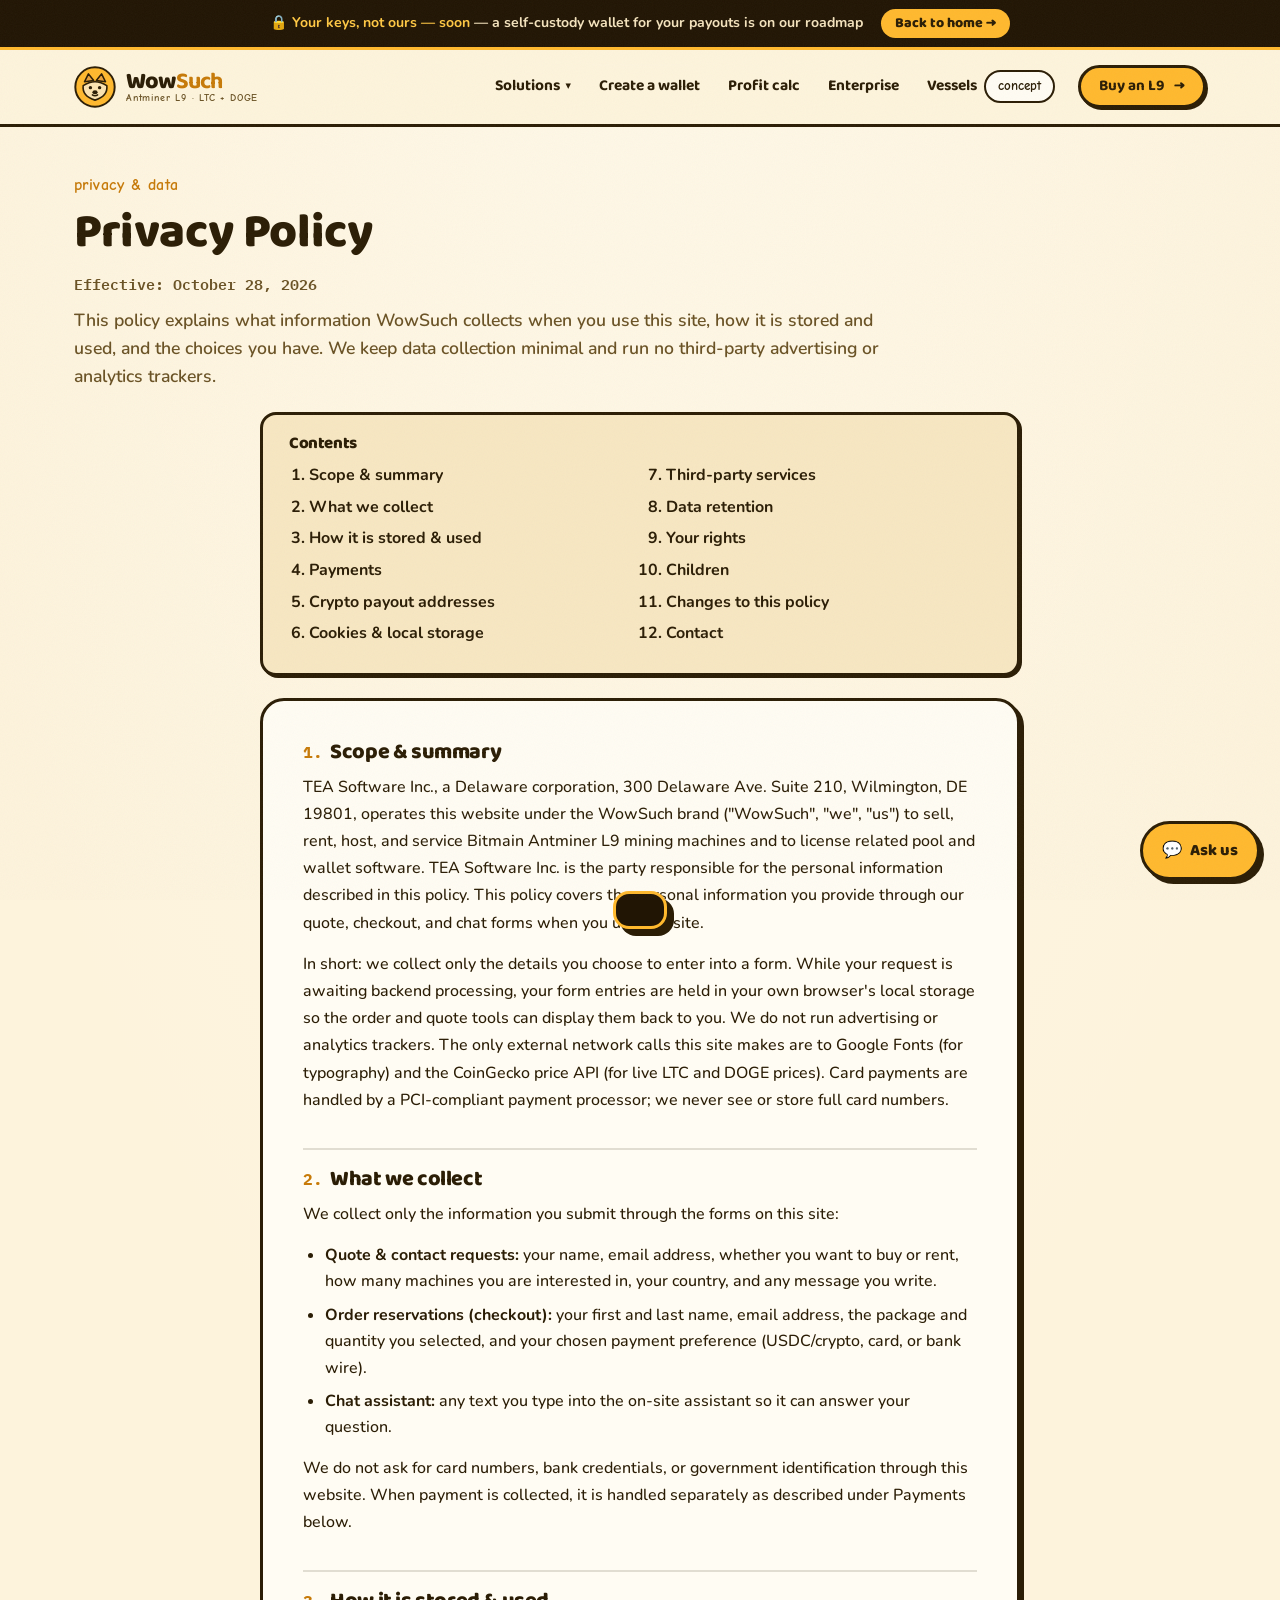
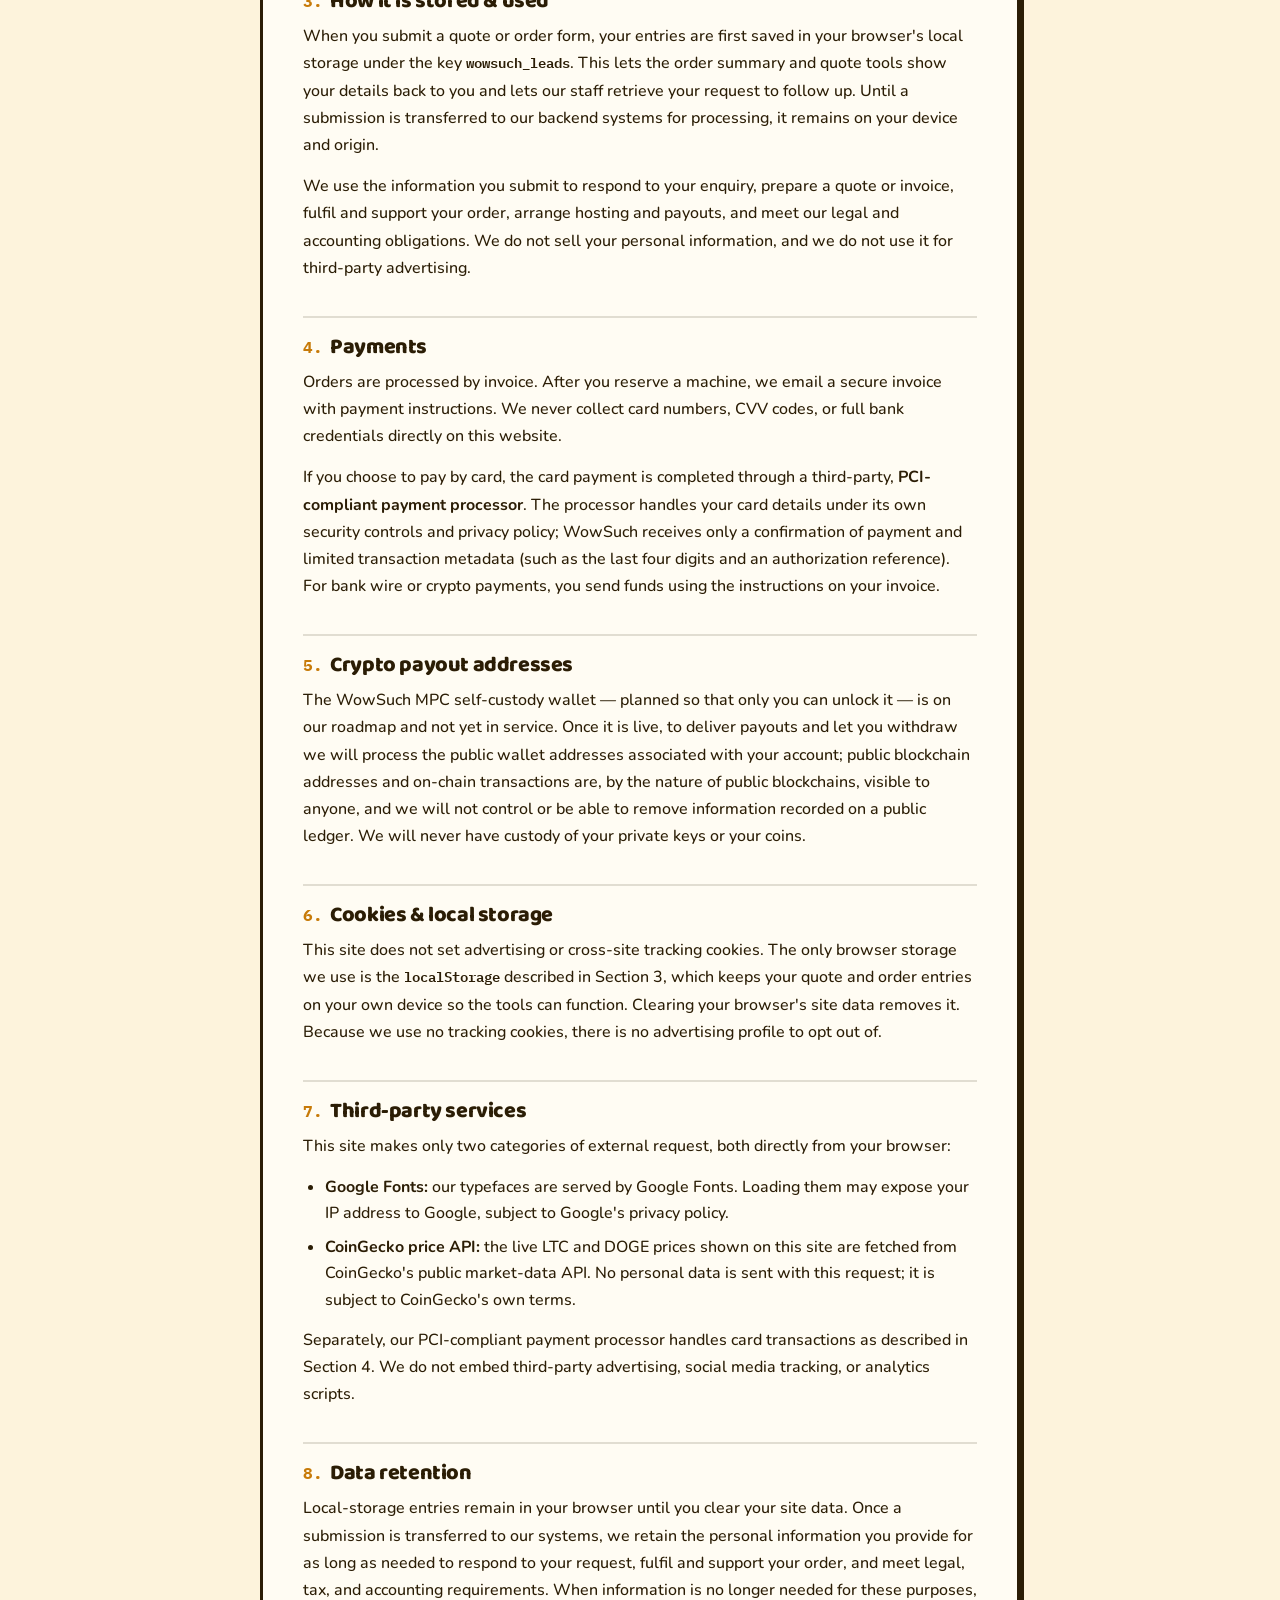
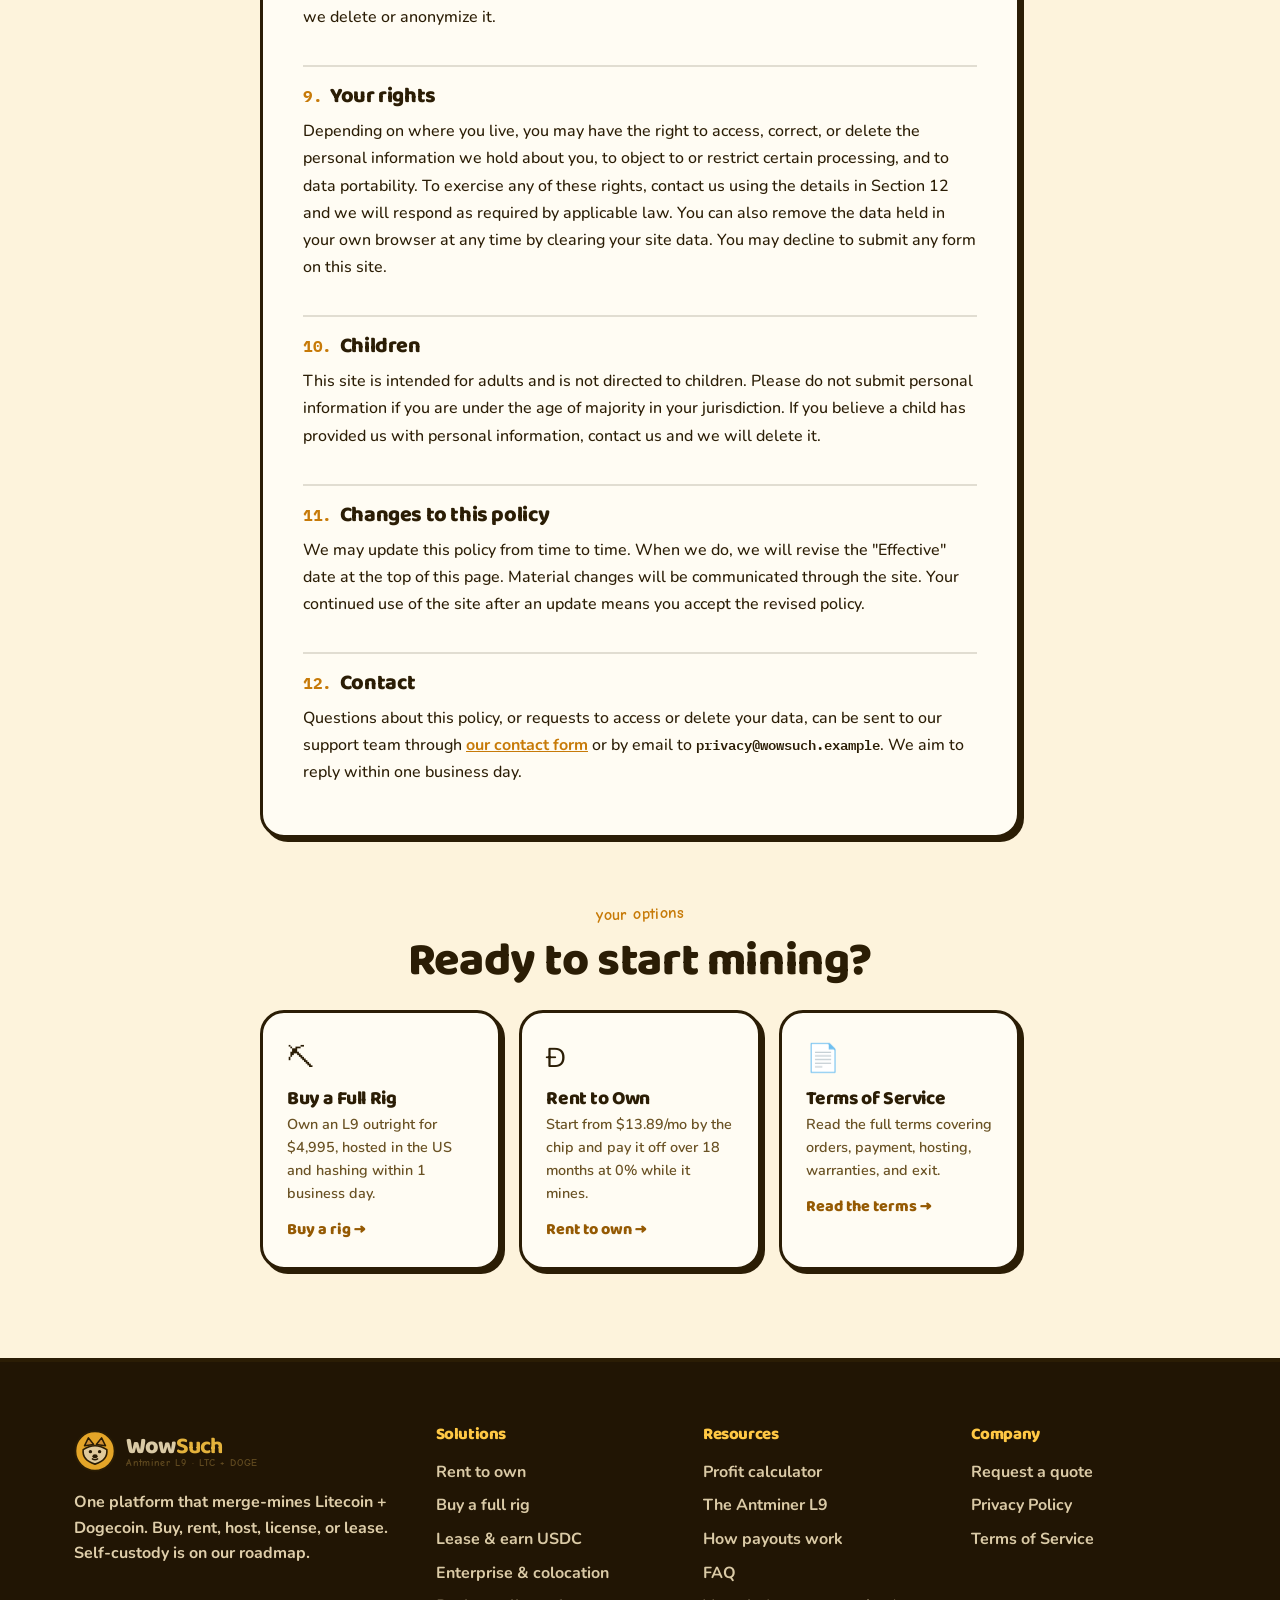
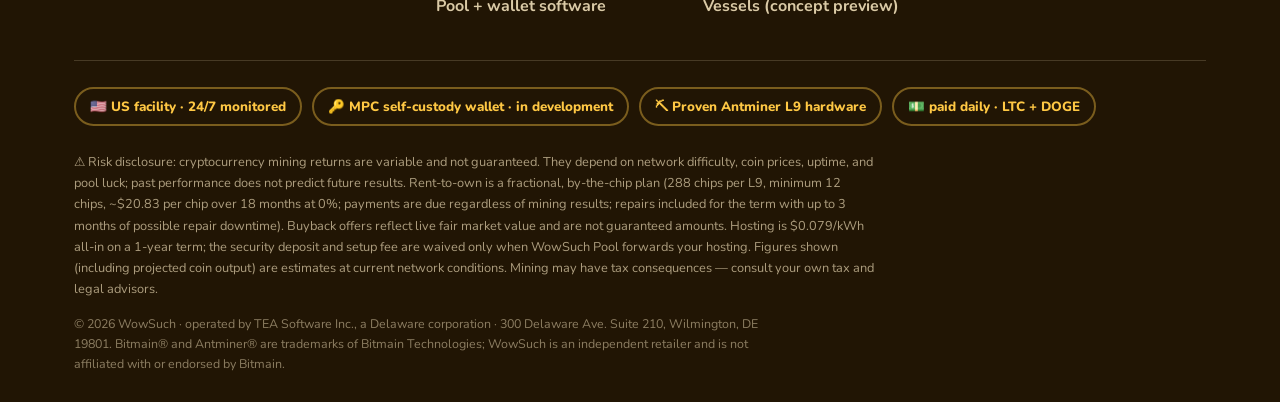
<file: privacy.html>
<!doctype html>
<html lang="en">
<head>
<meta charset="utf-8">
<meta name="viewport" content="width=device-width, initial-scale=1">
<title>Privacy Policy · WowSuch</title>
<meta name="description" content="How WowSuch handles the information you submit: what we collect, how it is stored and used, payments, cookies, third-party services, retention, and your rights.">
<link rel="canonical" href="https://wowsuch.example/privacy.html">
<meta name="theme-color" content="#FFB92E">
<meta property="og:type" content="website">
<meta property="og:site_name" content="WowSuch">
<meta property="og:title" content="Privacy Policy · WowSuch">
<meta property="og:description" content="What WowSuch collects, how it is stored and used, how payments work, and how to exercise your rights.">
<meta property="og:url" content="https://wowsuch.example/privacy.html">
<meta name="twitter:card" content="summary">
<meta name="twitter:title" content="Privacy Policy · WowSuch">
<meta name="twitter:description" content="What WowSuch collects, how it is stored and used, and how to exercise your rights.">
<link rel="icon" type="image/svg+xml" href="assets/img/favicon.svg">
<link rel="preconnect" href="https://fonts.googleapis.com">
<link rel="preconnect" href="https://fonts.gstatic.com" crossorigin>
<link href="https://fonts.googleapis.com/css2?family=Baloo+2:wght@500;600;700;800&family=Comic+Neue:wght@700&family=IBM+Plex+Mono:wght@500;600;700&family=Nunito:wght@400;600;700;800&display=swap" rel="stylesheet">
<link rel="stylesheet" href="assets/css/base.css">
<link rel="stylesheet" href="assets/css/components.css">
<style>
  /* ---- page-specific: legal document ---- */
  .legal-head{padding:46px 0 8px;}
  .legal-head h1{font-size:clamp(2rem,4.4vw,3rem);line-height:1.05;}
  .legal-head .eff{font-family:var(--mono);font-weight:600;font-size:.92rem;color:var(--ink-soft);margin-top:14px;}
  .legal-head .lede{font-size:1.1rem;font-weight:600;color:var(--ink-soft);max-width:76ch;margin-top:10px;}
  .legal-doc{max-width:76ch;background:var(--paper);border:3px solid var(--ink);
    border-radius:var(--r-lg);box-shadow:var(--sh-2);padding:34px 40px;margin:0 auto 64px;}
  .legal-doc h2{font-size:1.35rem;margin:34px 0 10px;scroll-margin-top:90px;
    padding-top:18px;border-top:2px solid var(--ink-faint);}
  .legal-doc h2:first-of-type{border-top:0;margin-top:6px;padding-top:0;}
  .legal-doc h2 .n{color:var(--amber);font-family:var(--mono);font-size:1rem;margin-right:8px;}
  .legal-doc p{font-weight:500;color:var(--ink);line-height:1.7;margin:0 0 14px;}
  .legal-doc ul{margin:0 0 14px;padding-left:22px;}
  .legal-doc li{font-weight:500;line-height:1.65;margin-bottom:7px;}
  .legal-doc a{color:var(--amber);text-decoration:underline;font-weight:700;}
  .legal-doc .meta{font-family:var(--mono);font-weight:600;font-size:.86rem;}
  .toc{max-width:76ch;margin:0 auto 22px;background:var(--cream-2,#FFE6AE);border:3px solid var(--ink);
    border-radius:var(--r-md);box-shadow:var(--sh-1);padding:20px 26px;}
  .toc h2{font-family:var(--display);font-size:1.05rem;margin:0 0 10px;}
  .toc ol{margin:0;padding-left:20px;columns:2;column-gap:32px;}
  .toc li{font-weight:700;margin-bottom:6px;break-inside:avoid;}
  .toc a{color:var(--ink);text-decoration:none;}
  .toc a:hover{color:var(--amber);text-decoration:underline;}
  @media(max-width:680px){.legal-doc{padding:26px 22px;}.toc ol{columns:1;}}
</style>
</head>
<body>
<a class="skip-link" href="#top">Skip to content</a>

<div class="topbar"><span>🔒 <b>Your keys, not ours — soon</b> — a self-custody wallet for your payouts is on our roadmap</span><a class="tb-btn" href="index.html">Back to home →</a></div>

<header class="nav"><div class="wrap nav-inner">
  <a class="brand" href="index.html" aria-label="WowSuch home">
    <svg class="mark" viewBox="0 0 64 64" aria-hidden="true">
      <circle cx="32" cy="32" r="30" fill="#FFB92E" stroke="#2B1D05" stroke-width="3"/>
      <path d="M16 24 L22 12 L30 22 Z" fill="#E9A23B" stroke="#2B1D05" stroke-width="2.4" stroke-linejoin="round"/>
      <path d="M48 24 L42 12 L34 22 Z" fill="#E9A23B" stroke="#2B1D05" stroke-width="2.4" stroke-linejoin="round"/>
      <path d="M14 30 Q32 18 50 30 Q52 46 32 52 Q12 46 14 30 Z" fill="#FBE3B0" stroke="#2B1D05" stroke-width="2.4"/>
      <circle cx="25" cy="33" r="2.6" fill="#2B1D05"/><circle cx="39" cy="33" r="2.6" fill="#2B1D05"/>
      <ellipse cx="32" cy="40" rx="4" ry="3" fill="#2B1D05"/>
      <path d="M28 44 Q32 47 36 44" fill="none" stroke="#2B1D05" stroke-width="2.2" stroke-linecap="round"/>
    </svg>
    <span class="name">Wow<b>Such</b><small>Antminer L9 · LTC + DOGE</small></span>
  </a>
  <nav class="links" id="navlinks" aria-label="Main">
    <span class="has-drop"><a class="drop-toggle">Solutions <span class="caret">▾</span></a>
      <span class="drop-menu">
        <a href="rent-to-own.html">Rent to Own &amp; Mine it<small>by the chip · from $13.89/mo · 12 chips</small></a>
        <a href="buy.html">Buy a Full Rig &amp; Mine it<small>own an L9 outright · $4,995</small></a>
        <a href="lease.html">Lease your Rig to us &amp; Earn<small>we run it, you get paid USDC</small></a>
        <a href="enterprise.html">Bring your Own Rigs<small>enterprise colocation · 50+</small></a>
        <a href="whitelabel.html">Pool + Wallet Software<small>launch your own pool + MPC</small></a>
      </span>
    </span>
    <a href="wallet.html">Create a wallet</a>
    <a href="buy.html#calc">Profit calc</a>
    <a href="enterprise.html">Enterprise</a>
    <a href="vessels.html">Vessels <span class="chip" style="margin-left:4px">concept</span></a>
    <a class="btn sm nav-cta" href="buy.html">Buy an L9 <span class="arrow">→</span></a>
  </nav>
  <button class="burger" id="burger" aria-label="Menu"><span></span></button>
</div></header>

<main id="top">

<!-- ============ HEADER ============ -->
<section class="legal-head"><div class="wrap">
  <span class="eyebrow reveal">privacy &amp; data</span>
  <h1 class="reveal" style="transition-delay:.05s">Privacy Policy</h1>
  <p class="eff reveal" style="transition-delay:.1s">Effective: October 28, 2026</p>
  <p class="lede reveal" style="transition-delay:.14s">This policy explains what information WowSuch collects when you use this site, how it is stored and used, and the choices you have. We keep data collection minimal and run no third-party advertising or analytics trackers.</p>
</div></section>

<section style="padding-top:14px"><div class="wrap">

  <!-- ============ TABLE OF CONTENTS ============ -->
  <nav class="toc reveal" aria-label="Sections of this policy">
    <h2>Contents</h2>
    <ol>
      <li><a href="#scope">Scope &amp; summary</a></li>
      <li><a href="#collect">What we collect</a></li>
      <li><a href="#storage">How it is stored &amp; used</a></li>
      <li><a href="#payments">Payments</a></li>
      <li><a href="#payouts">Crypto payout addresses</a></li>
      <li><a href="#cookies">Cookies &amp; local storage</a></li>
      <li><a href="#third-parties">Third-party services</a></li>
      <li><a href="#retention">Data retention</a></li>
      <li><a href="#rights">Your rights</a></li>
      <li><a href="#children">Children</a></li>
      <li><a href="#changes">Changes to this policy</a></li>
      <li><a href="#contact">Contact</a></li>
    </ol>
  </nav>

  <!-- ============ DOCUMENT ============ -->
  <article class="legal-doc reveal" style="transition-delay:.06s">

    <h2 id="scope"><span class="n">1.</span>Scope &amp; summary</h2>
    <p>TEA Software Inc., a Delaware corporation, 300 Delaware Ave. Suite 210, Wilmington, DE 19801, operates this website under the WowSuch brand ("WowSuch", "we", "us") to sell, rent, host, and service Bitmain Antminer L9 mining machines and to license related pool and wallet software. TEA Software Inc. is the party responsible for the personal information described in this policy. This policy covers the personal information you provide through our quote, checkout, and chat forms when you use this site.</p>
    <p>In short: we collect only the details you choose to enter into a form. While your request is awaiting backend processing, your form entries are held in your own browser's local storage so the order and quote tools can display them back to you. We do not run advertising or analytics trackers. The only external network calls this site makes are to Google Fonts (for typography) and the CoinGecko price API (for live LTC and DOGE prices). Card payments are handled by a PCI-compliant payment processor; we never see or store full card numbers.</p>

    <h2 id="collect"><span class="n">2.</span>What we collect</h2>
    <p>We collect only the information you submit through the forms on this site:</p>
    <ul>
      <li><b>Quote &amp; contact requests:</b> your name, email address, whether you want to buy or rent, how many machines you are interested in, your country, and any message you write.</li>
      <li><b>Order reservations (checkout):</b> your first and last name, email address, the package and quantity you selected, and your chosen payment preference (USDC/crypto, card, or bank wire).</li>
      <li><b>Chat assistant:</b> any text you type into the on-site assistant so it can answer your question.</li>
    </ul>
    <p>We do not ask for card numbers, bank credentials, or government identification through this website. When payment is collected, it is handled separately as described under Payments below.</p>

    <h2 id="storage"><span class="n">3.</span>How it is stored &amp; used</h2>
    <p>When you submit a quote or order form, your entries are first saved in your browser's local storage under the key <span class="meta">wowsuch_leads</span>. This lets the order summary and quote tools show your details back to you and lets our staff retrieve your request to follow up. Until a submission is transferred to our backend systems for processing, it remains on your device and origin.</p>
    <p>We use the information you submit to respond to your enquiry, prepare a quote or invoice, fulfil and support your order, arrange hosting and payouts, and meet our legal and accounting obligations. We do not sell your personal information, and we do not use it for third-party advertising.</p>

    <h2 id="payments"><span class="n">4.</span>Payments</h2>
    <p>Orders are processed by invoice. After you reserve a machine, we email a secure invoice with payment instructions. We never collect card numbers, CVV codes, or full bank credentials directly on this website.</p>
    <p>If you choose to pay by card, the card payment is completed through a third-party, <b>PCI-compliant payment processor</b>. The processor handles your card details under its own security controls and privacy policy; WowSuch receives only a confirmation of payment and limited transaction metadata (such as the last four digits and an authorization reference). For bank wire or crypto payments, you send funds using the instructions on your invoice.</p>

    <h2 id="payouts"><span class="n">5.</span>Crypto payout addresses</h2>
    <p>The WowSuch MPC self-custody wallet — planned so that only you can unlock it — is on our roadmap and not yet in service. Once it is live, to deliver payouts and let you withdraw we will process the public wallet addresses associated with your account; public blockchain addresses and on-chain transactions are, by the nature of public blockchains, visible to anyone, and we will not control or be able to remove information recorded on a public ledger. We will never have custody of your private keys or your coins.</p>

    <h2 id="cookies"><span class="n">6.</span>Cookies &amp; local storage</h2>
    <p>This site does not set advertising or cross-site tracking cookies. The only browser storage we use is the <span class="meta">localStorage</span> described in Section 3, which keeps your quote and order entries on your own device so the tools can function. Clearing your browser's site data removes it. Because we use no tracking cookies, there is no advertising profile to opt out of.</p>

    <h2 id="third-parties"><span class="n">7.</span>Third-party services</h2>
    <p>This site makes only two categories of external request, both directly from your browser:</p>
    <ul>
      <li><b>Google Fonts:</b> our typefaces are served by Google Fonts. Loading them may expose your IP address to Google, subject to Google's privacy policy.</li>
      <li><b>CoinGecko price API:</b> the live LTC and DOGE prices shown on this site are fetched from CoinGecko's public market-data API. No personal data is sent with this request; it is subject to CoinGecko's own terms.</li>
    </ul>
    <p>Separately, our PCI-compliant payment processor handles card transactions as described in Section 4. We do not embed third-party advertising, social media tracking, or analytics scripts.</p>

    <h2 id="retention"><span class="n">8.</span>Data retention</h2>
    <p>Local-storage entries remain in your browser until you clear your site data. Once a submission is transferred to our systems, we retain the personal information you provide for as long as needed to respond to your request, fulfil and support your order, and meet legal, tax, and accounting requirements. When information is no longer needed for these purposes, we delete or anonymize it.</p>

    <h2 id="rights"><span class="n">9.</span>Your rights</h2>
    <p>Depending on where you live, you may have the right to access, correct, or delete the personal information we hold about you, to object to or restrict certain processing, and to data portability. To exercise any of these rights, contact us using the details in Section 12 and we will respond as required by applicable law. You can also remove the data held in your own browser at any time by clearing your site data. You may decline to submit any form on this site.</p>

    <h2 id="children"><span class="n">10.</span>Children</h2>
    <p>This site is intended for adults and is not directed to children. Please do not submit personal information if you are under the age of majority in your jurisdiction. If you believe a child has provided us with personal information, contact us and we will delete it.</p>

    <h2 id="changes"><span class="n">11.</span>Changes to this policy</h2>
    <p>We may update this policy from time to time. When we do, we will revise the "Effective" date at the top of this page. Material changes will be communicated through the site. Your continued use of the site after an update means you accept the revised policy.</p>

    <h2 id="contact"><span class="n">12.</span>Contact</h2>
    <p>Questions about this policy, or requests to access or delete your data, can be sent to our support team through <a href="enterprise.html#contact">our contact form</a> or by email to <span class="meta">privacy@wowsuch.example</span>. We aim to reply within one business day.</p>

  </article>

  <!-- ============ CROSS-SELL ============ -->
  <div class="sec-head center reveal" style="max-width:62ch;margin:0 auto 24px"><span class="eyebrow">your options</span>
    <h2>Ready to start mining?</h2>
  </div>
  <div class="xsell reveal" style="max-width:76ch;margin:0 auto">
    <a class="xsell-card" href="buy.html">
      <span class="xs-ico" aria-hidden="true">⛏</span>
      <h3>Buy a Full Rig</h3>
      <p>Own an L9 outright for $4,995, hosted in the US and hashing within 1 business day.</p>
      <span class="xs-go">Buy a rig →</span>
    </a>
    <a class="xsell-card" href="rent-to-own.html">
      <span class="xs-ico" aria-hidden="true">Ð</span>
      <h3>Rent to Own</h3>
      <p>Start from $13.89/mo by the chip and pay it off over 18 months at 0% while it mines.</p>
      <span class="xs-go">Rent to own →</span>
    </a>
    <a class="xsell-card" href="terms.html">
      <span class="xs-ico" aria-hidden="true">📄</span>
      <h3>Terms of Service</h3>
      <p>Read the full terms covering orders, payment, hosting, warranties, and exit.</p>
      <span class="xs-go">Read the terms →</span>
    </a>
  </div>

</div></section>

</main>

<!-- ============ FOOTER ============ -->
<footer><div class="wrap">
  <div class="foot-grid">
    <div>
      <a class="brand" href="index.html" aria-label="WowSuch home">
        <svg class="mark" viewBox="0 0 64 64" aria-hidden="true">
          <circle cx="32" cy="32" r="30" fill="#FFB92E" stroke="#2B1D05" stroke-width="3"/>
          <path d="M16 24 L22 12 L30 22 Z" fill="#E9A23B" stroke="#2B1D05" stroke-width="2.4" stroke-linejoin="round"/>
          <path d="M48 24 L42 12 L34 22 Z" fill="#E9A23B" stroke="#2B1D05" stroke-width="2.4" stroke-linejoin="round"/>
          <path d="M14 30 Q32 18 50 30 Q52 46 32 52 Q12 46 14 30 Z" fill="#FBE3B0" stroke="#2B1D05" stroke-width="2.4"/>
          <circle cx="25" cy="33" r="2.6" fill="#2B1D05"/><circle cx="39" cy="33" r="2.6" fill="#2B1D05"/>
          <ellipse cx="32" cy="40" rx="4" ry="3" fill="#2B1D05"/>
          <path d="M28 44 Q32 47 36 44" fill="none" stroke="#2B1D05" stroke-width="2.2" stroke-linecap="round"/>
        </svg>
        <span class="name">Wow<b>Such</b><small>Antminer L9 · LTC + DOGE</small></span>
      </a>
      <p style="font-weight:700;margin-top:14px;max-width:36ch;opacity:.9">One platform that merge-mines Litecoin + Dogecoin. Buy, rent, host, license, or lease. Self-custody is on our roadmap.</p>
    </div>
    <div><h4>Solutions</h4>
      <a href="rent-to-own.html">Rent to own</a>
      <a href="buy.html">Buy a full rig</a>
      <a href="lease.html">Lease &amp; earn USDC</a>
      <a href="enterprise.html">Enterprise &amp; colocation</a>
      <a href="whitelabel.html">Pool + wallet software</a>
    </div>
    <div><h4>Resources</h4>
      <a href="buy.html#calc">Profit calculator</a>
      <a href="buy.html#machine">The Antminer L9</a>
      <a href="index.html#how">How payouts work</a>
      <a href="index.html#faq">FAQ</a>
      <a href="vessels.html">Vessels (concept preview)</a>
    </div>
    <div><h4>Company</h4>
      <a href="enterprise.html#contact">Request a quote</a>
      <a href="privacy.html">Privacy Policy</a>
      <a href="terms.html">Terms of Service</a>    </div>
  </div>
  <div class="foot-trust">
    <span class="t">🇺🇸 US facility · 24/7 monitored</span>
    <span class="t">🔑 MPC self-custody wallet · in development</span>
    <span class="t">⛏ Proven Antminer L9 hardware</span>
    <span class="t">💵 paid daily · LTC + DOGE</span>
  </div>
  <p class="risk">⚠ Risk disclosure: cryptocurrency mining returns are variable and not guaranteed. They depend on network difficulty, coin prices, uptime, and pool luck; past performance does not predict future results. Rent-to-own is a fractional, by-the-chip plan (288 chips per L9, minimum 12 chips, ~$20.83 per chip over 18 months at 0%; payments are due regardless of mining results; repairs included for the term with up to 3 months of possible repair downtime). Buyback offers reflect live fair market value and are not guaranteed amounts. Hosting is $0.079/kWh all-in on a 1-year term; the security deposit and setup fee are waived only when WowSuch Pool forwards your hosting. Figures shown (including projected coin output) are estimates at current network conditions. Mining may have tax consequences — consult your own tax and legal advisors.</p>
  <p class="legal">© <span id="yr"></span> WowSuch · operated by TEA Software Inc., a Delaware corporation · 300 Delaware Ave. Suite 210, Wilmington, DE 19801. Bitmain® and Antminer® are trademarks of Bitmain Technologies; WowSuch is an independent retailer and is not affiliated with or endorsed by Bitmain.</p>
</div></footer>

<!-- ============ CHAT ============ -->
<button class="chat-fab" id="chatFab" aria-label="Open chat assistant">💬 <span>Ask us</span></button>
<div class="chat-panel" id="chatPanel" aria-hidden="true" role="dialog" aria-label="Chat assistant">
  <div class="chat-head"><div><b>WowSuch Assistant</b><small>instant answers · humans on tickets</small></div><button id="chatClose" aria-label="Close chat">✕</button></div>
  <div class="chat-body" id="chatBody"></div>
  <div class="chat-chips" id="chatChips"></div>
  <form class="chat-input" id="chatForm"><input id="chatText" placeholder="Ask about price, hosting, payouts…" autocomplete="off" aria-label="Your question"><button type="submit" aria-label="Send">→</button></form>
</div>

<div class="toast" id="toast" role="status"></div>

<script>
window.WOW_KB = [
  {k:['privacy','data','collect','information','store'],a:'We collect only what you type into our quote, checkout, and chat forms — name, email, and order details. Until backend processing, entries are held in your browser local storage. No advertising or analytics trackers. See the Privacy Policy on this page for full detail.'},
  {k:['cookie','tracking','localstorage','local storage'],a:'No advertising or tracking cookies. The only browser storage is localStorage holding your quote and order entries on your own device. Clear your site data to remove it.'},
  {k:['payment','card','invoice','pay','processor'],a:'Orders are invoiced by email after you reserve. Card payments run through a PCI-compliant processor — we never see or store full card numbers.'},
  {k:['delete','remove','rights','access','gdpr'],a:'You can access, correct, or delete your data by contacting support. You can also clear the data in your own browser any time by clearing your site data.'}
];
</script>
<script src="assets/js/core.js"></script>
</body>
</html>
</file>
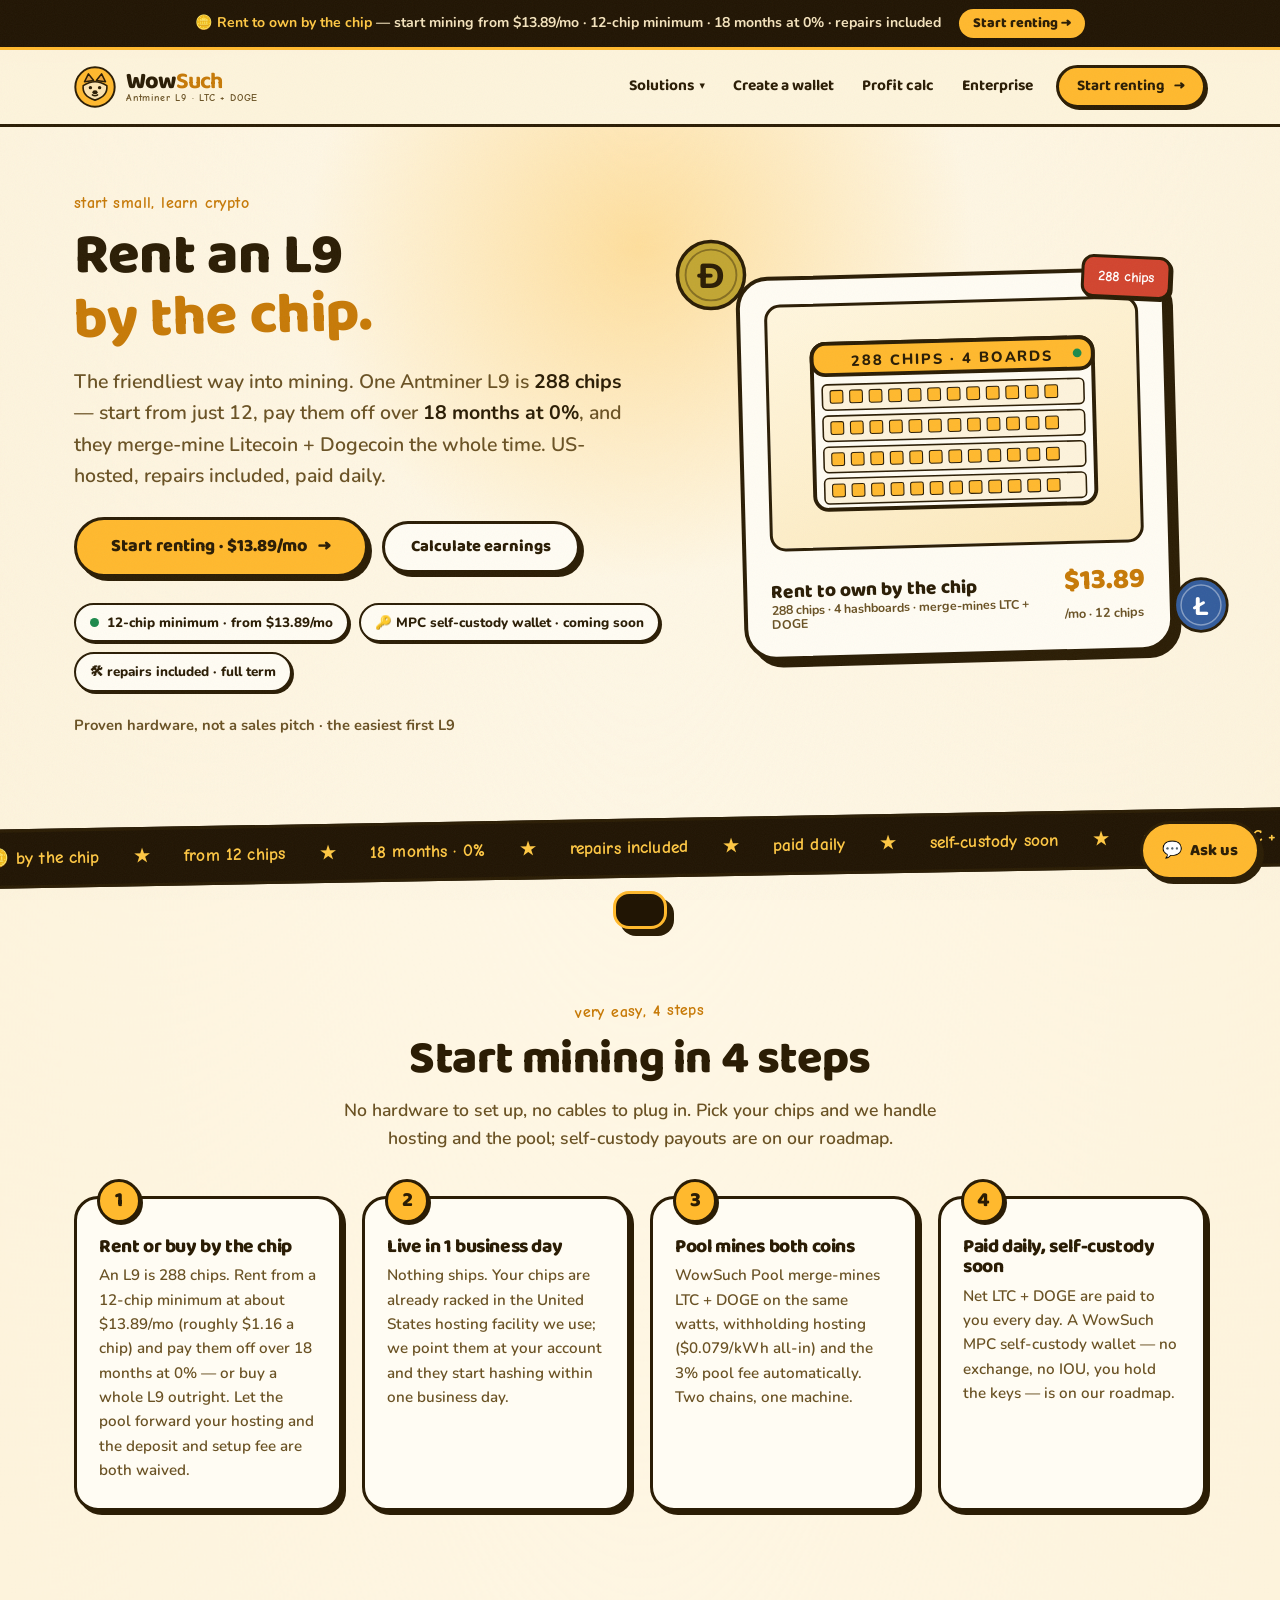
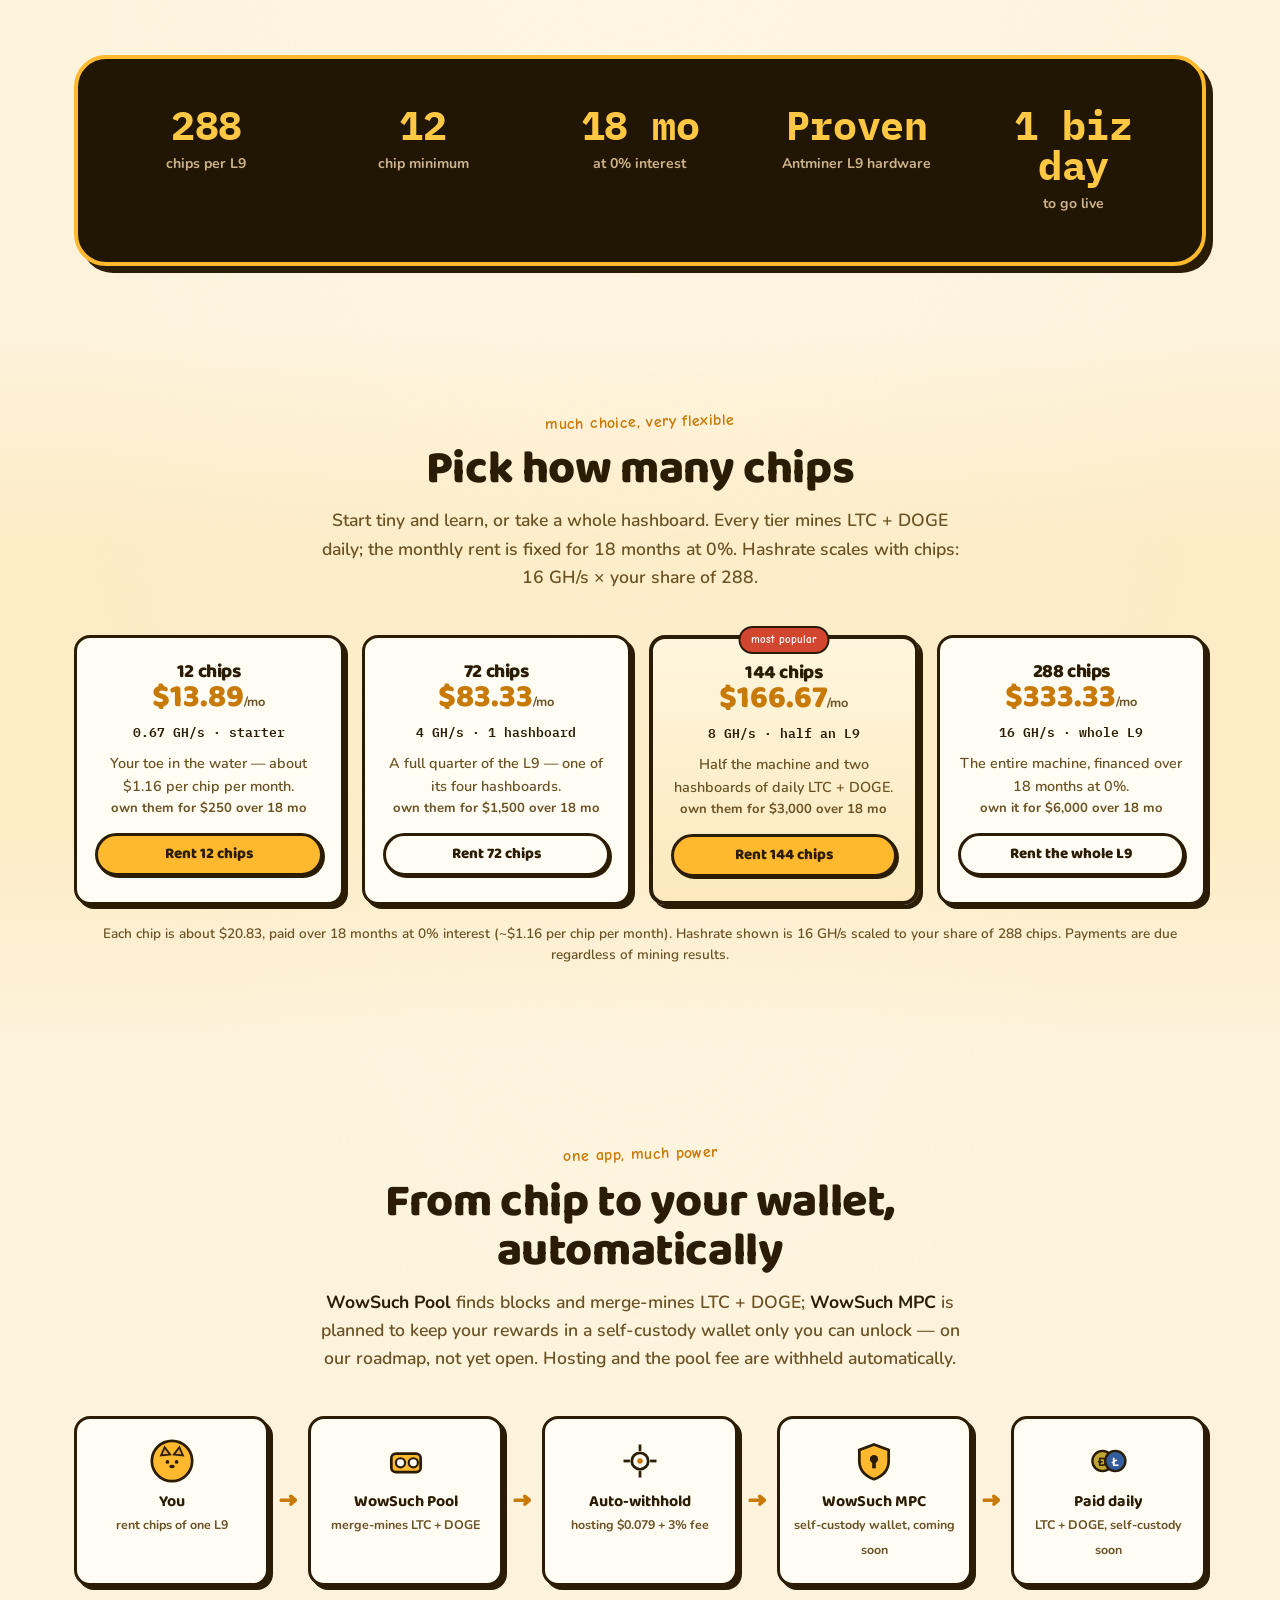
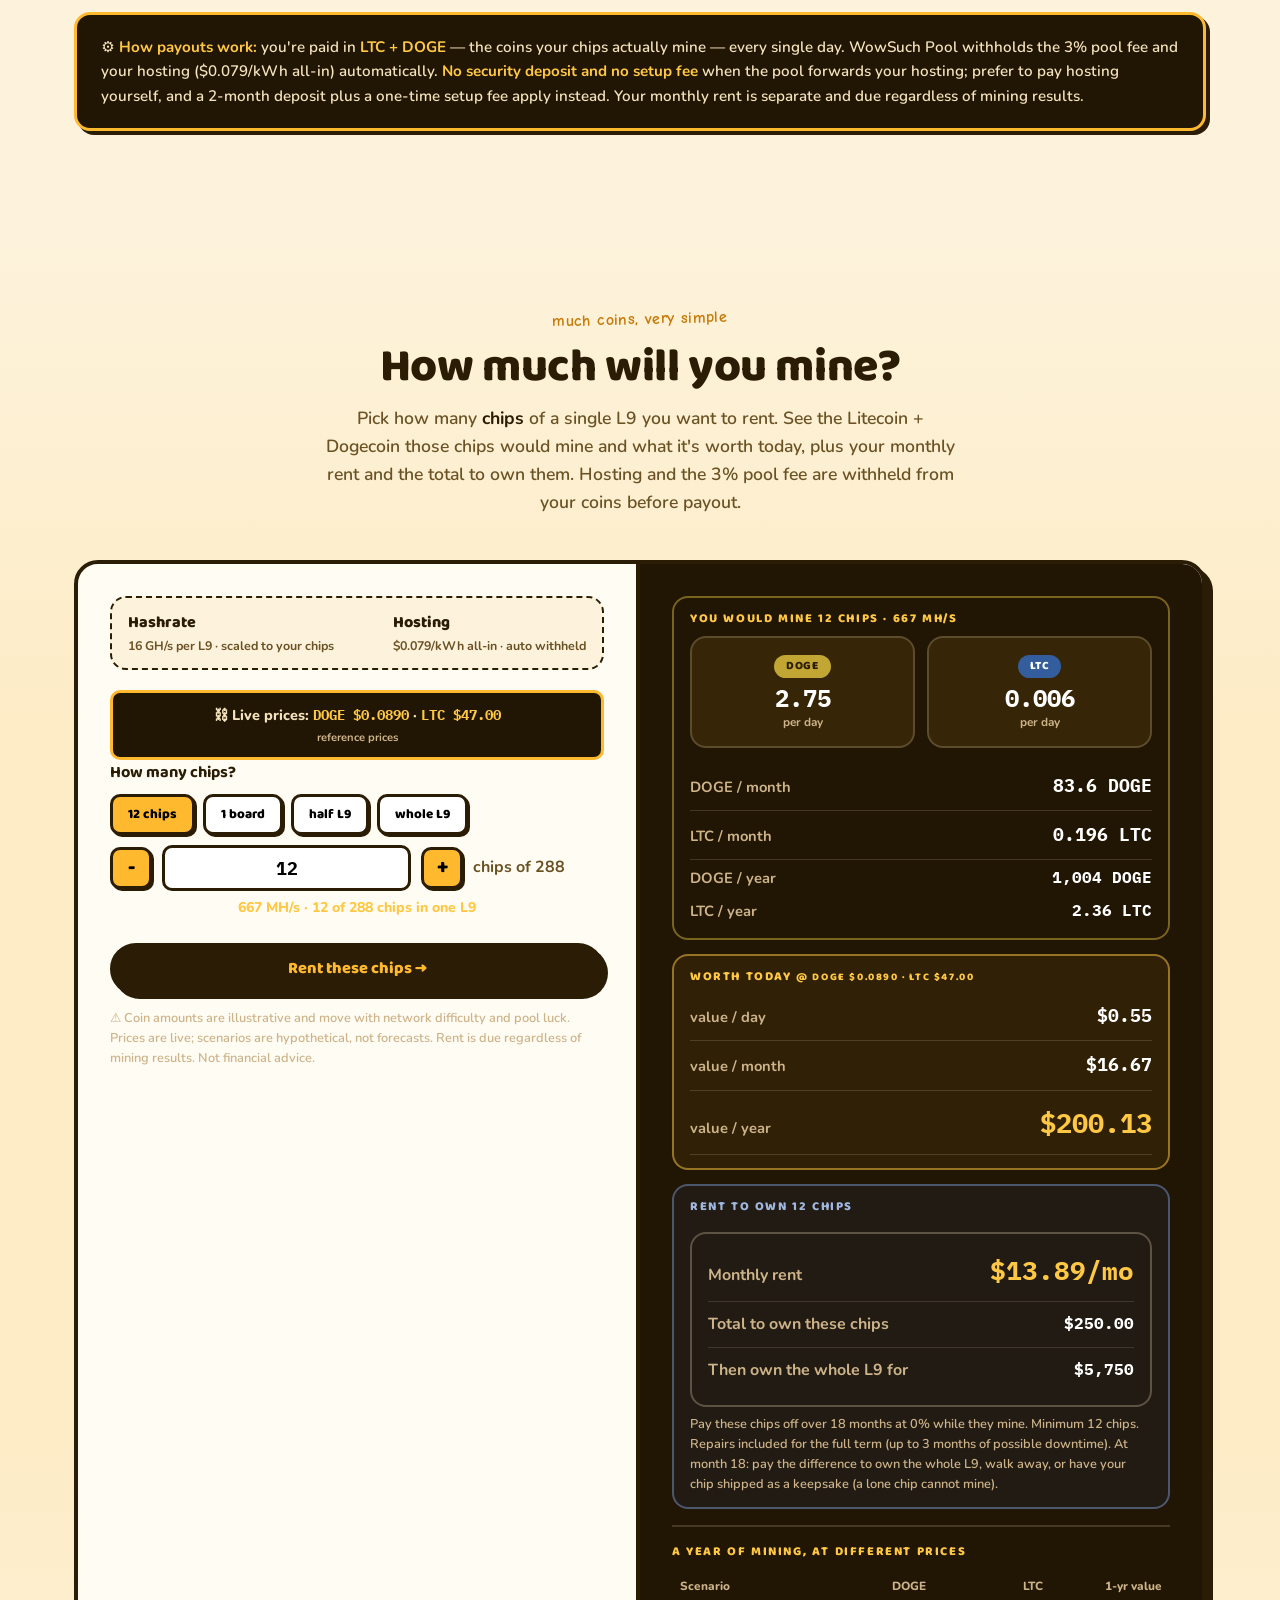
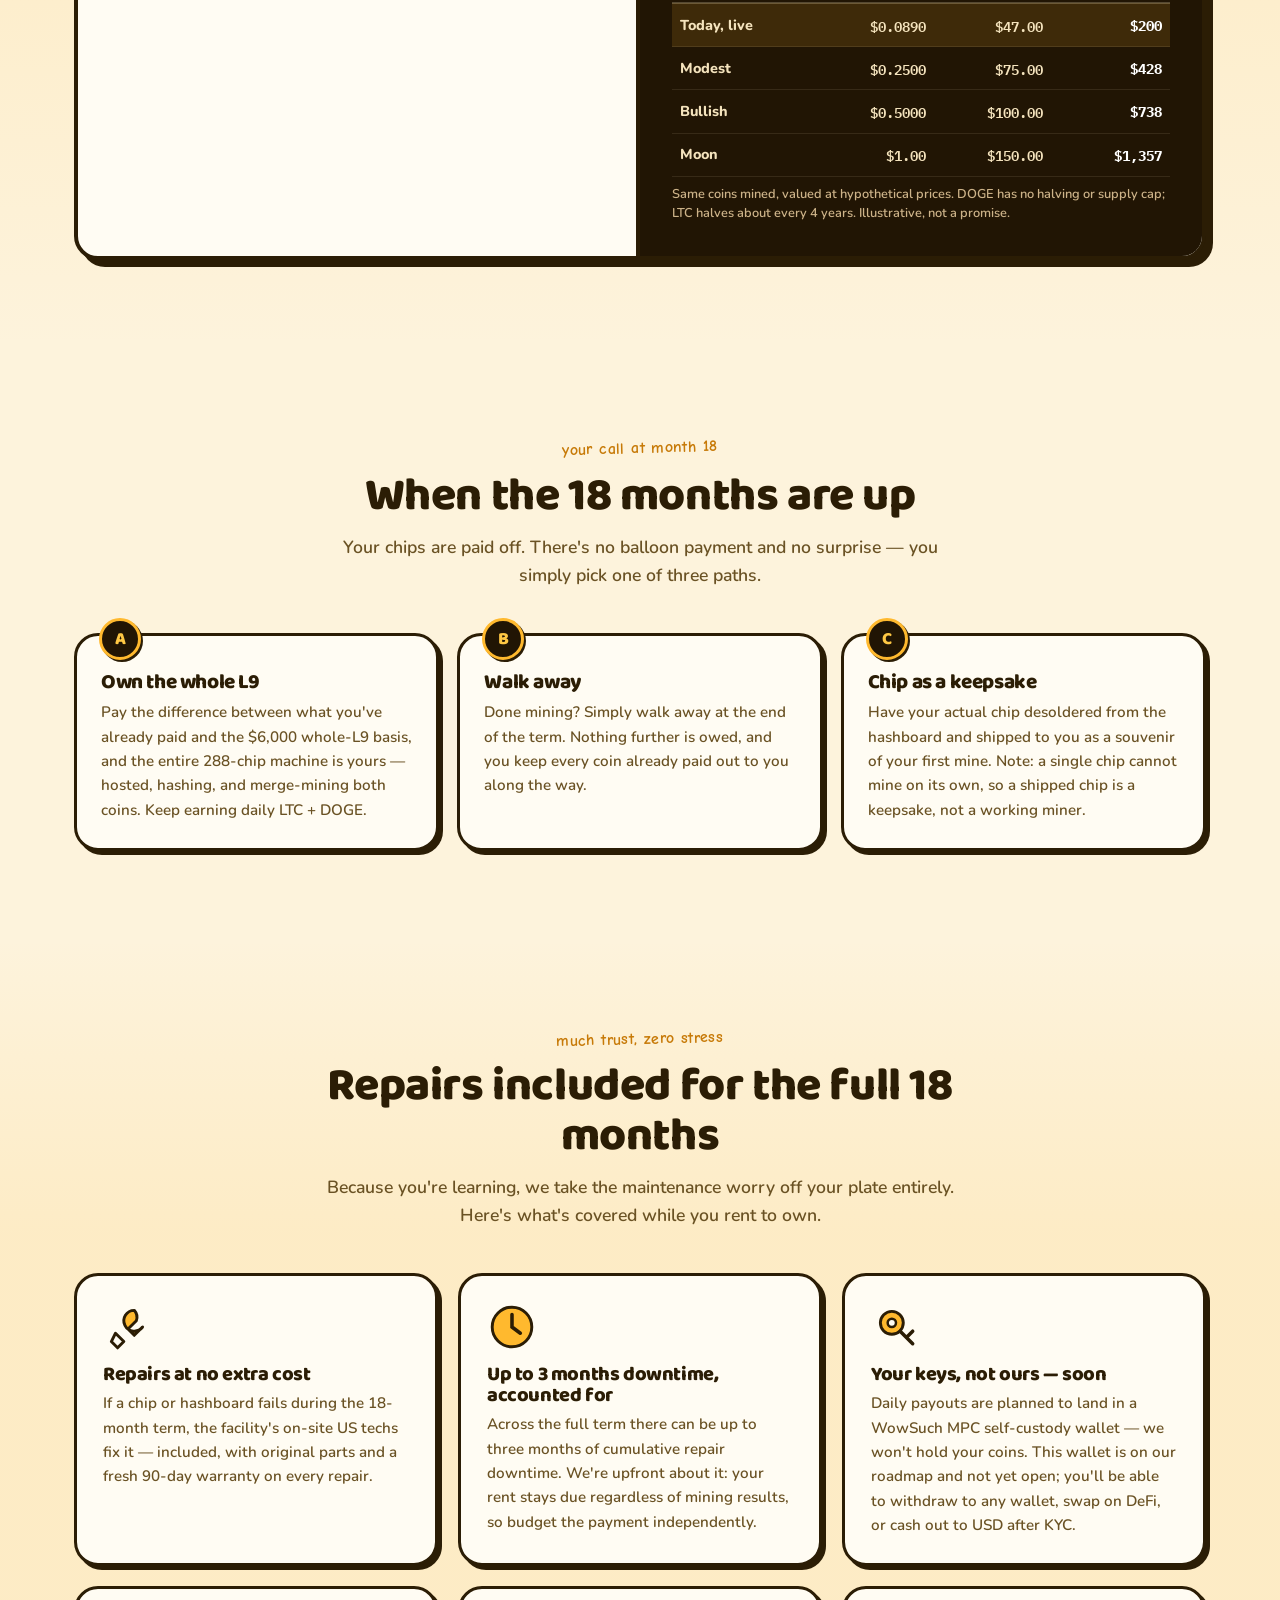
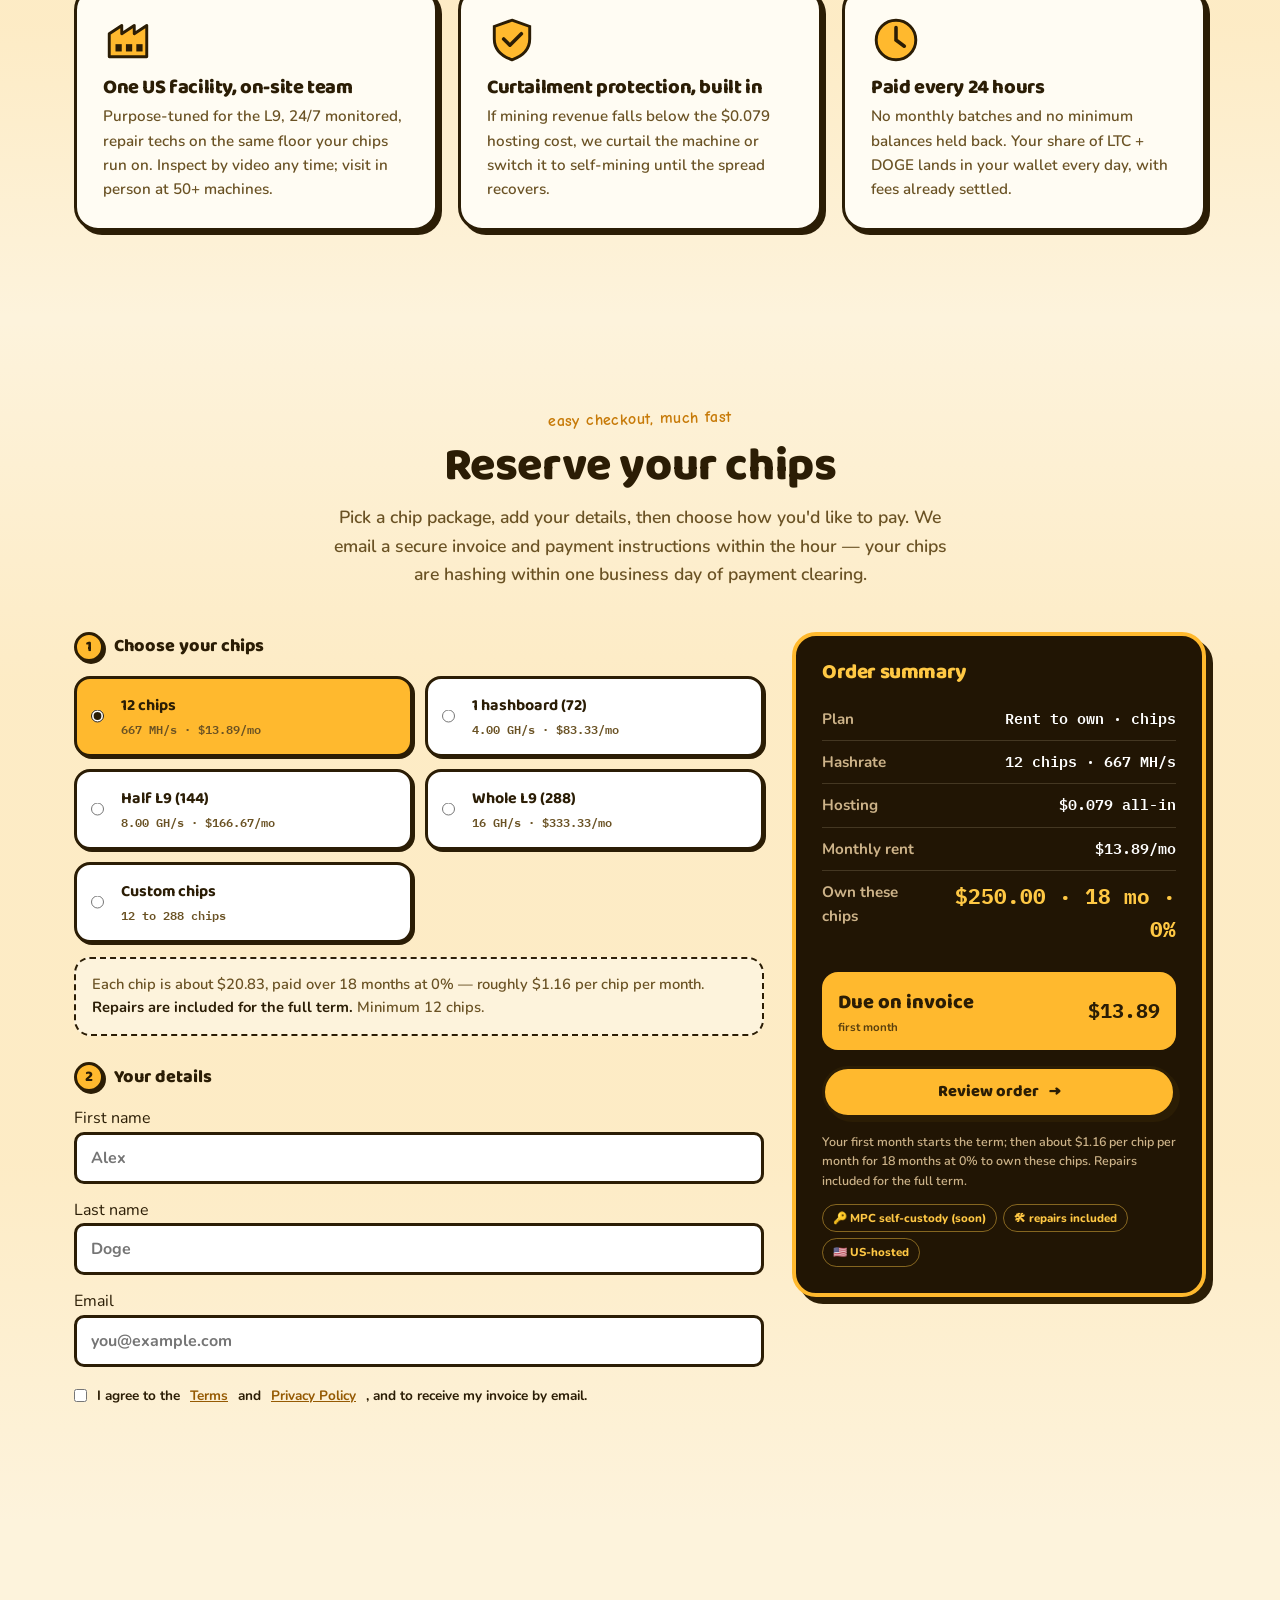
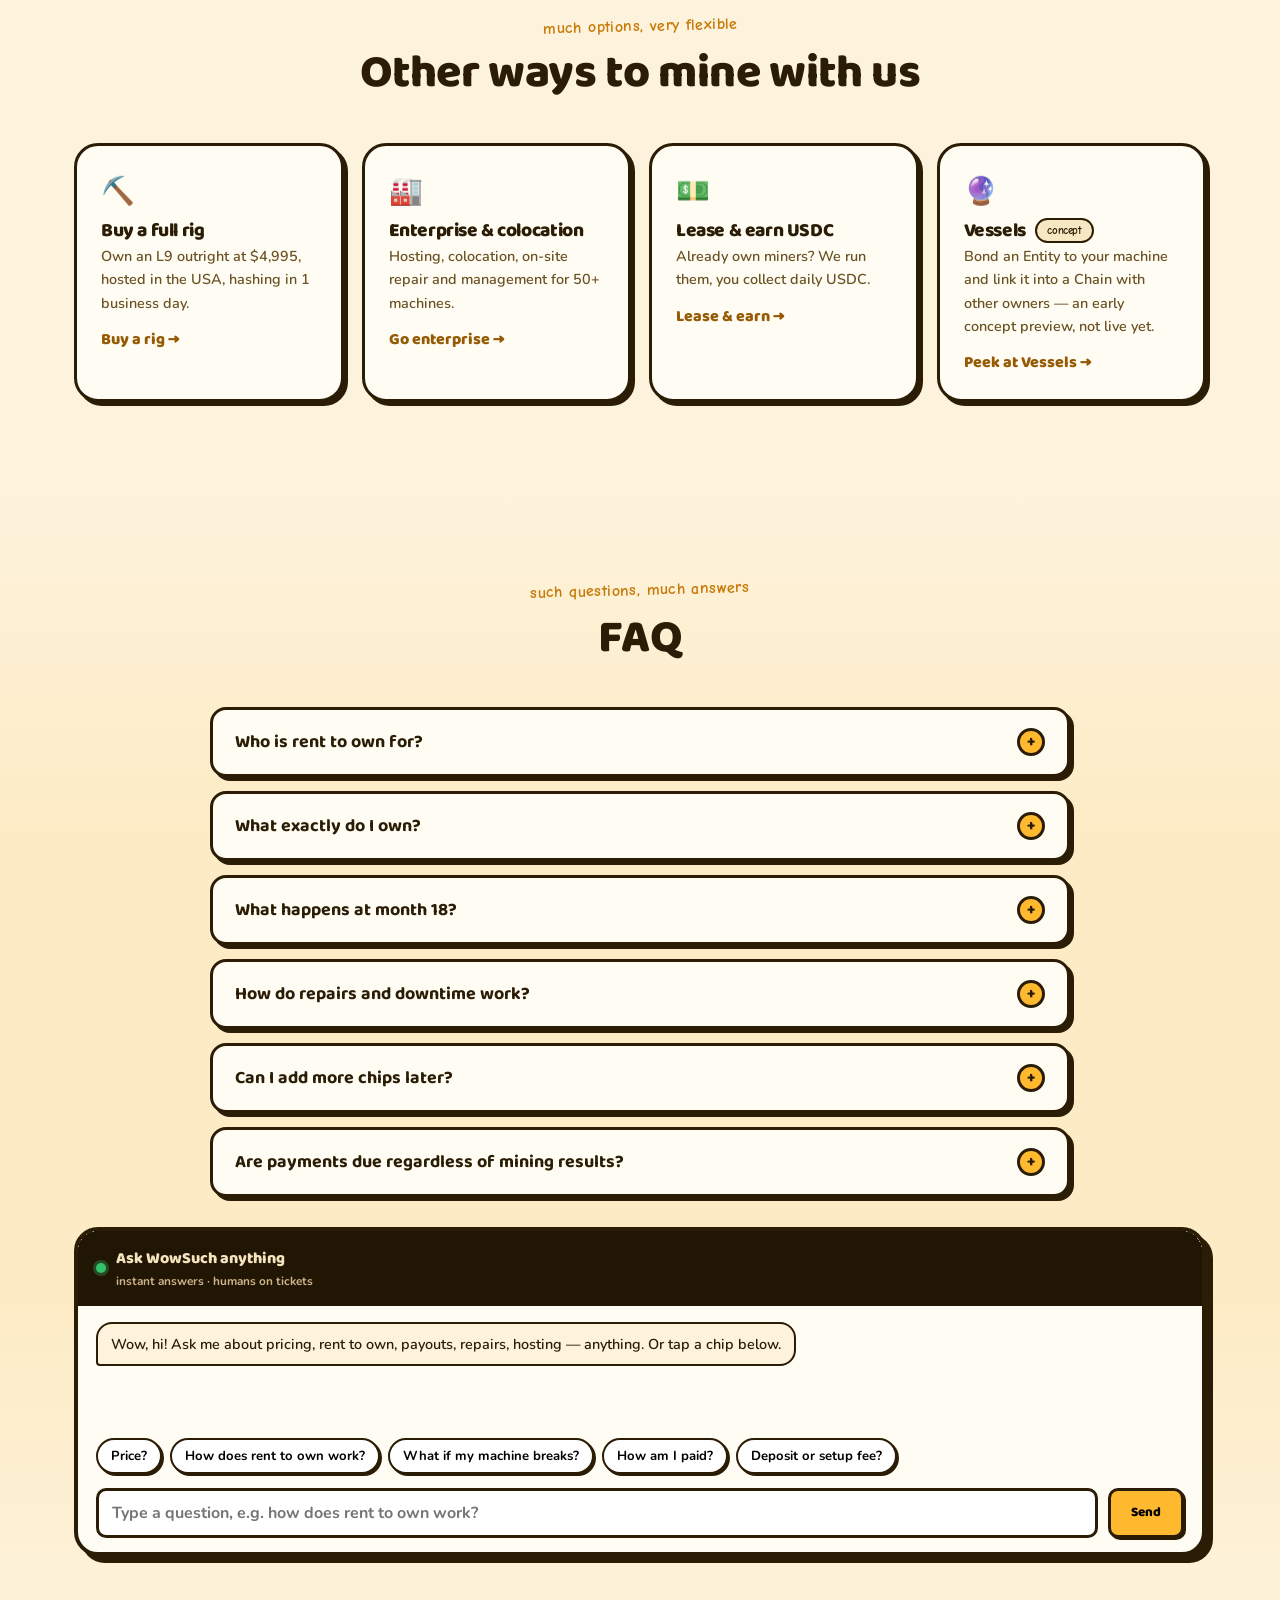
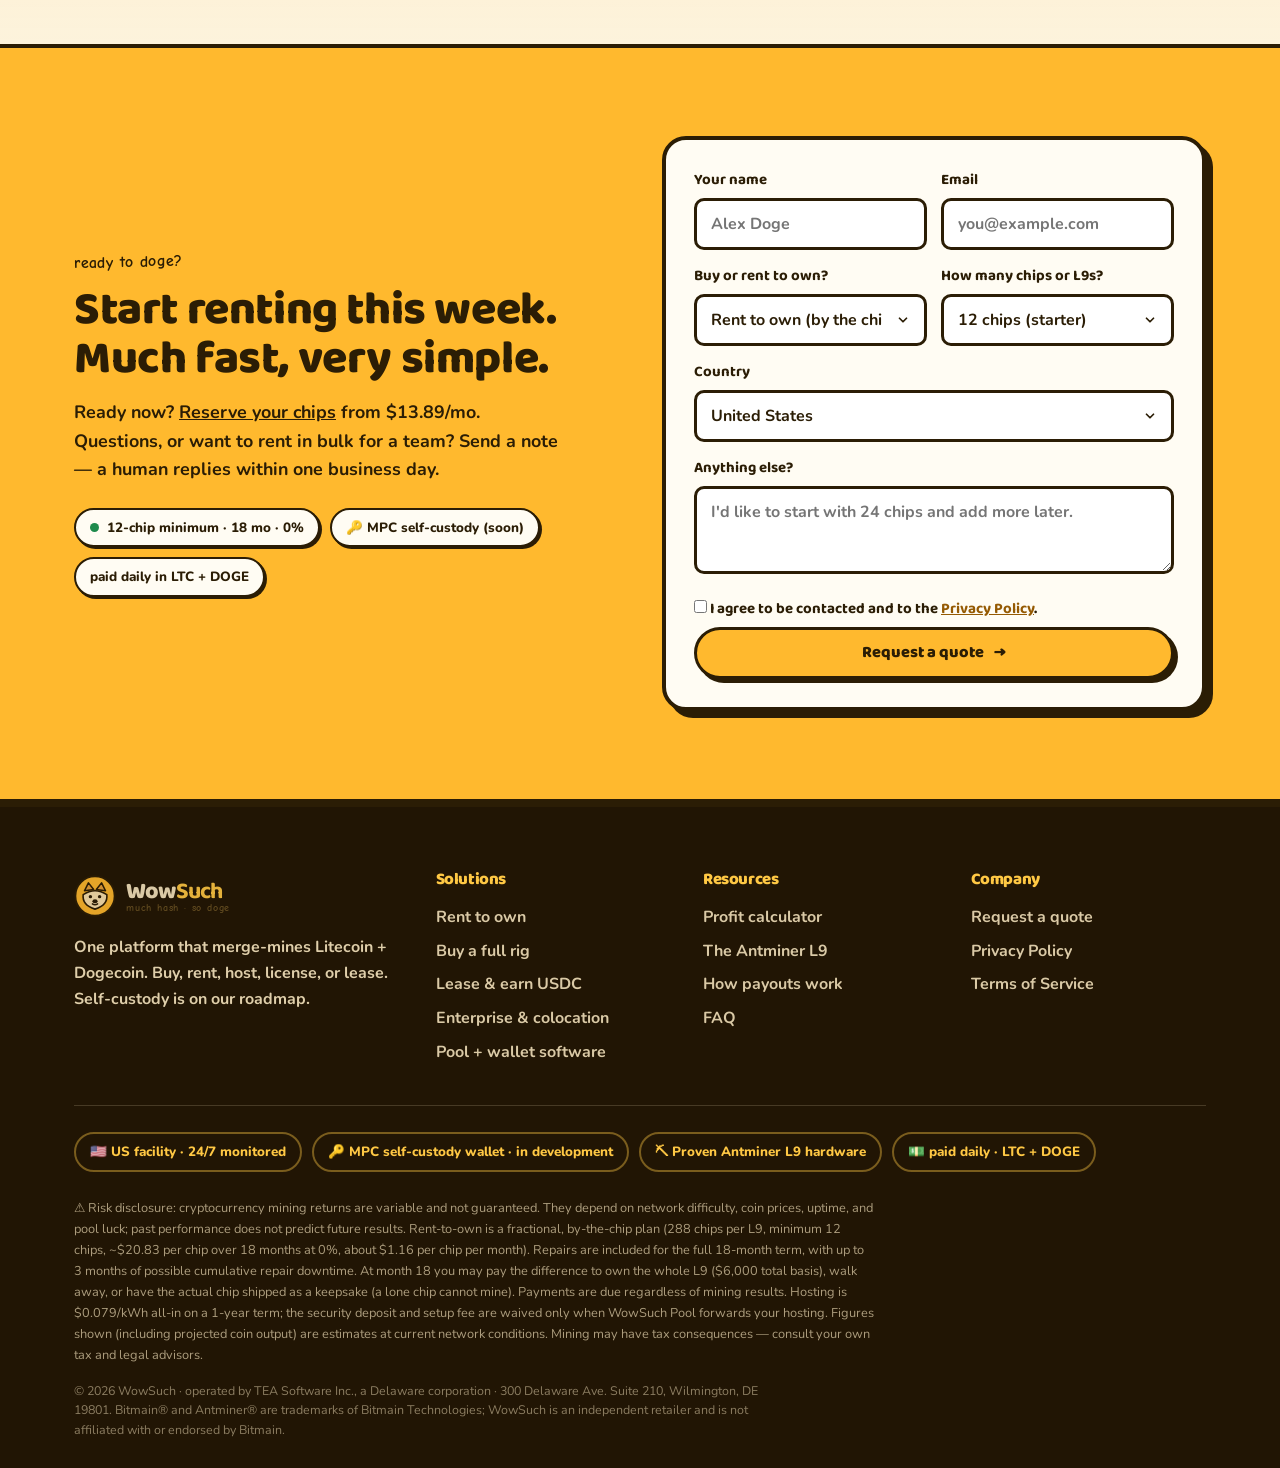
<file: rent-to-own.html>
<!doctype html>
<html lang="en">
<head>
<meta charset="utf-8">
<meta name="viewport" content="width=device-width, initial-scale=1">
<title>Rent an Antminer L9 by the chip — from $13.89/mo · WowSuch</title>
<meta name="description" content="Rent to own a US-hosted Antminer L9 by the chip. Start from 12 chips (~$13.89/mo), pay off over 18 months at 0% while you mine LTC + DOGE. Repairs included the full term.">
<link rel="canonical" href="https://wowsuch.example/rent-to-own.html">
<meta name="theme-color" content="#FFB92E">
<meta property="og:type" content="product">
<meta property="og:site_name" content="WowSuch">
<meta property="og:title" content="Rent an L9 by the chip — from $13.89/mo">
<meta property="og:description" content="The friendliest entry into mining. From 12 chips, 0% over 18 months, repairs included. Mine LTC + DOGE, paid daily.">
<meta property="og:url" content="https://wowsuch.example/rent-to-own.html">
<meta name="twitter:card" content="summary">
<meta name="twitter:title" content="Rent an L9 by the chip — from $13.89/mo">
<meta name="twitter:description" content="From 12 chips, 0% over 18 months, repairs included. Mine LTC + DOGE, paid daily.">
<link rel="icon" type="image/svg+xml" href="assets/img/favicon.svg">
<link rel="preconnect" href="https://fonts.googleapis.com">
<link rel="preconnect" href="https://fonts.gstatic.com" crossorigin>
<link href="https://fonts.googleapis.com/css2?family=Baloo+2:wght@500;600;700;800&family=Comic+Neue:wght@700&family=IBM+Plex+Mono:wght@500;600;700&family=Nunito:wght@400;600;700;800&display=swap" rel="stylesheet">
<link rel="stylesheet" href="assets/css/base.css">
<link rel="stylesheet" href="assets/css/components.css">
<script type="application/ld+json">
{"@context":"https://schema.org","@type":"Product","name":"WowSuch Antminer L9 — Rent to Own by the Chip","description":"Rent to own a US-hosted Bitmain Antminer L9 by the chip. One L9 is 288 chips; start from 12 chips and pay them off over 18 months at 0% while they merge-mine Litecoin and Dogecoin, paid daily. A self-custody wallet for payouts is on our roadmap. Repairs included for the full term.","brand":{"@type":"Brand","name":"Bitmain Antminer"},"category":"Cryptocurrency mining hardware financing","offers":{"@type":"Offer","priceCurrency":"USD","price":"13.89","priceSpecification":{"@type":"UnitPriceSpecification","price":"13.89","priceCurrency":"USD","referenceQuantity":{"@type":"QuantitativeValue","value":"1","unitText":"MONTH"}},"availability":"https://schema.org/InStock","url":"https://wowsuch.example/rent-to-own.html"}}
</script>
<script type="application/ld+json">
{"@context":"https://schema.org","@type":"FAQPage","mainEntity":[
{"@type":"Question","name":"Who is rent to own for?","acceptedAnswer":{"@type":"Answer","text":"Anyone who wants to start mining small and learn the ropes. One L9 is 288 chips, so you can rent from a 12-chip minimum at about $13.89 per month — a gentle first step, or a hands-on way to give someone a crypto allowance. You earn real LTC + DOGE from day one while you pay the chips off at 0% over 18 months."}},
{"@type":"Question","name":"What exactly do I own?","acceptedAnswer":{"@type":"Answer","text":"You rent specific chips of a single Antminer L9 — fractions of the machine. While you pay them off over 18 months at 0%, those chips mine for you; a self-custody WowSuch MPC wallet for these rewards is on our roadmap. At month 18 your chips are fully paid off and you choose what happens next."}},
{"@type":"Question","name":"What happens at month 18?","acceptedAnswer":{"@type":"Answer","text":"Once your chips are paid off you have three options: pay the difference to own the whole L9 ($6,000 total basis), walk away, or have your actual chip desoldered and shipped to you as a keepsake. A single chip cannot mine on its own, so a shipped chip is a souvenir."}},
{"@type":"Question","name":"How do repairs and downtime work?","acceptedAnswer":{"@type":"Answer","text":"Repairs are included for the entire 18-month term at no extra cost. If a chip or hashboard fails, the facility's on-site US techs fix it. There can be up to three months of cumulative repair downtime across the term, and your payments continue regardless of mining results."}},
{"@type":"Question","name":"Can I add more chips later?","acceptedAnswer":{"@type":"Answer","text":"Yes. Start with 12 chips and scale up to a full hashboard (72), half an L9 (144), or the whole L9 (288) whenever you like. Many renters begin small to learn, then add chips once they see two coins arriving daily."}},
{"@type":"Question","name":"Are payments due regardless of mining results?","acceptedAnswer":{"@type":"Answer","text":"Yes. Rent to own is a financing plan: your monthly payment is due regardless of coin prices, network difficulty, or mining results. Mining returns are variable and never guaranteed, so budget the payment independently of what the chips earn."}}
]}
</script>
<style>
  /* ---- page-specific: rent-to-own ---- */
  .chip-art{background:linear-gradient(160deg,#FFF6DE,#FCE9BC);border:3px solid var(--ink);
    border-radius:var(--r-md);padding:18px;}
  .coin-d{--r:-6deg;top:-26px;left:-30px;}
  .coin-l{--r:5deg;bottom:30px;right:-24px;animation-delay:1.1s;}
  .rentbox{margin-top:14px;border:2px solid rgba(244,227,189,.28);border-radius:var(--r-md);
    padding:8px 16px 13px;}
  .rb-row{display:flex;justify-content:space-between;gap:12px;align-items:baseline;padding:9px 0;
    border-bottom:1px solid rgba(244,227,189,.14);font-weight:700;}
  .rb-row:last-child{border-bottom:0;}
  .rb-row .l{color:var(--soft-on-dark);font-weight:700;}
  .rb-row .v{font-family:var(--mono);font-weight:700;color:#fff;}
  .rb-row.big .v{font-size:1.6rem;color:var(--gold-on-dark);}
  .opt18-grid{display:grid;grid-template-columns:repeat(3,1fr);gap:18px;}
  @media(max-width:860px){.opt18-grid{grid-template-columns:1fr;}}
  .opt18{background:var(--paper);border:3px solid var(--ink);border-radius:var(--r-lg);
    box-shadow:var(--sh-2);padding:26px 24px;position:relative;}
  .opt18 .lett{position:absolute;top:-18px;left:22px;width:42px;height:42px;background:var(--night);
    color:var(--gold-on-dark);border:3px solid var(--gold);border-radius:50%;display:flex;
    align-items:center;justify-content:center;font-family:var(--display);font-weight:800;
    font-size:1.1rem;box-shadow:var(--sh-1);}
  .opt18 h3{font-size:1.3rem;margin:10px 0 6px;}
  .opt18 p{color:var(--ink-soft);font-weight:600;font-size:.95rem;}
  .cta-final{background:var(--gold);border-top:4px solid var(--ink);border-bottom:4px solid var(--ink);}
  .cta-final .eyebrow{color:var(--ink);}
  .contact-grid{display:grid;grid-template-columns:1fr 1fr;gap:44px;align-items:center;}
  @media(max-width:900px){.contact-grid{grid-template-columns:1fr;}}
</style>
</head>
<body class="has-mobile-cta">
<a class="skip-link" href="#top">Skip to content</a>

<div class="topbar"><span>🪙 <b>Rent to own by the chip</b> — start mining from $13.89/mo · 12-chip minimum · 18 months at 0% · repairs included</span><a class="tb-btn" href="#checkout">Start renting →</a></div>

<header class="nav"><div class="wrap nav-inner">
  <a class="brand" href="index.html" aria-label="WowSuch home">
    <svg class="mark" viewBox="0 0 64 64" aria-hidden="true">
      <circle cx="32" cy="32" r="30" fill="#FFB92E" stroke="#2B1D05" stroke-width="3"/>
      <path d="M16 24 L22 12 L30 22 Z" fill="#E9A23B" stroke="#2B1D05" stroke-width="2.4" stroke-linejoin="round"/>
      <path d="M48 24 L42 12 L34 22 Z" fill="#E9A23B" stroke="#2B1D05" stroke-width="2.4" stroke-linejoin="round"/>
      <path d="M14 30 Q32 18 50 30 Q52 46 32 52 Q12 46 14 30 Z" fill="#FBE3B0" stroke="#2B1D05" stroke-width="2.4"/>
      <circle cx="25" cy="33" r="2.6" fill="#2B1D05"/><circle cx="39" cy="33" r="2.6" fill="#2B1D05"/>
      <ellipse cx="32" cy="40" rx="4" ry="3" fill="#2B1D05"/>
      <path d="M28 44 Q32 47 36 44" fill="none" stroke="#2B1D05" stroke-width="2.2" stroke-linecap="round"/>
    </svg>
    <span class="name">Wow<b>Such</b><small>Antminer L9 · LTC + DOGE</small></span>
  </a>
  <nav class="links" id="navlinks" aria-label="Main">
    <span class="has-drop"><a class="drop-toggle">Solutions <span class="caret">▾</span></a>
      <span class="drop-menu">
        <a href="rent-to-own.html" aria-current="page">Rent to Own &amp; Mine it<small>by the chip · from $13.89/mo · 12 chips</small></a>
        <a href="buy.html">Buy a Full Rig &amp; Mine it<small>own an L9 outright · $4,995</small></a>
        <a href="lease.html">Lease your Rig to us &amp; Earn<small>we run it, you get paid USDC</small></a>
        <a href="enterprise.html">Bring your Own Rigs<small>enterprise colocation · 50+</small></a>
        <a href="whitelabel.html">Pool + Wallet Software<small>launch your own pool + MPC</small></a>
      </span>
    </span>
    <a href="wallet.html">Create a wallet</a>
    <a href="buy.html#calc">Profit calc</a>
    <a href="enterprise.html">Enterprise</a>
    <a class="btn sm nav-cta" href="#checkout">Start renting <span class="arrow">→</span></a>
  </nav>
  <button class="burger" id="burger" aria-label="Menu"><span></span></button>
</div></header>

<main id="top">

<!-- ============ HERO ============ -->
<section class="hero" id="hero"><div class="wrap hero-grid">
  <div class="hero-copy">
    <span class="eyebrow reveal">start small, learn crypto</span>
    <h1 class="reveal" style="transition-delay:.05s">Rent an L9<br><span class="pop">by the chip.</span></h1>
    <p class="sub reveal" style="transition-delay:.12s">The friendliest way into mining. One Antminer L9 is <b>288 chips</b> — start from just 12, pay them off over <b>18 months at 0%</b>, and they merge-mine Litecoin + Dogecoin the whole time. US-hosted, repairs included, paid daily.</p>
    <div class="hero-ctas reveal" style="transition-delay:.18s">
      <a class="btn lg" href="#checkout">Start renting · $13.89/mo <span class="arrow">→</span></a>
      <a class="btn alt" href="#calc">Calculate earnings</a>
    </div>
    <div class="hero-badges reveal" style="transition-delay:.24s">
      <span class="pill"><span class="dot"></span> 12-chip minimum · from $13.89/mo</span>
      <span class="pill">🔑 MPC self-custody wallet · coming soon</span>
      <span class="pill">🛠 repairs included · full term</span>
    </div>
    <div class="hero-proof reveal" style="transition-delay:.3s">
      <span>Proven hardware, not a sales pitch · the easiest first L9</span>
    </div>
  </div>
  <div class="hero-stage reveal" style="transition-delay:.1s">
    <div class="rig-card">
      <span class="tag">288 chips</span>
      <div class="chip-art">
        <svg viewBox="0 0 340 210" role="img" aria-label="Antminer L9 with 288 mining chips across four hashboards">
          <rect x="26" y="20" width="288" height="170" rx="14" fill="#FFFCF3" stroke="#2B1D05" stroke-width="4"/>
          <rect x="26" y="20" width="288" height="32" rx="14" fill="#FFB92E" stroke="#2B1D05" stroke-width="4"/>
          <text x="170" y="43" text-anchor="middle" font-family="Baloo 2,sans-serif" font-weight="800" font-size="15" fill="#2B1D05" letter-spacing="2">288 CHIPS · 4 BOARDS</text>
          <g fill="#FDF3DC" stroke="#2B1D05" stroke-width="1.6">
            <rect x="36" y="62" width="268" height="26" rx="5"/>
            <rect x="36" y="94" width="268" height="26" rx="5"/>
            <rect x="36" y="126" width="268" height="26" rx="5"/>
            <rect x="36" y="158" width="268" height="26" rx="5"/>
          </g>
          <g fill="#FFB92E" stroke="#2B1D05" stroke-width="1.1">
            <rect x="44" y="68" width="13" height="13" rx="2"/><rect x="64" y="68" width="13" height="13" rx="2"/><rect x="84" y="68" width="13" height="13" rx="2"/><rect x="104" y="68" width="13" height="13" rx="2"/><rect x="124" y="68" width="13" height="13" rx="2"/><rect x="144" y="68" width="13" height="13" rx="2"/><rect x="164" y="68" width="13" height="13" rx="2"/><rect x="184" y="68" width="13" height="13" rx="2"/><rect x="204" y="68" width="13" height="13" rx="2"/><rect x="224" y="68" width="13" height="13" rx="2"/><rect x="244" y="68" width="13" height="13" rx="2"/><rect x="264" y="68" width="13" height="13" rx="2"/>
            <rect x="44" y="100" width="13" height="13" rx="2"/><rect x="64" y="100" width="13" height="13" rx="2"/><rect x="84" y="100" width="13" height="13" rx="2"/><rect x="104" y="100" width="13" height="13" rx="2"/><rect x="124" y="100" width="13" height="13" rx="2"/><rect x="144" y="100" width="13" height="13" rx="2"/><rect x="164" y="100" width="13" height="13" rx="2"/><rect x="184" y="100" width="13" height="13" rx="2"/><rect x="204" y="100" width="13" height="13" rx="2"/><rect x="224" y="100" width="13" height="13" rx="2"/><rect x="244" y="100" width="13" height="13" rx="2"/><rect x="264" y="100" width="13" height="13" rx="2"/>
            <rect x="44" y="132" width="13" height="13" rx="2"/><rect x="64" y="132" width="13" height="13" rx="2"/><rect x="84" y="132" width="13" height="13" rx="2"/><rect x="104" y="132" width="13" height="13" rx="2"/><rect x="124" y="132" width="13" height="13" rx="2"/><rect x="144" y="132" width="13" height="13" rx="2"/><rect x="164" y="132" width="13" height="13" rx="2"/><rect x="184" y="132" width="13" height="13" rx="2"/><rect x="204" y="132" width="13" height="13" rx="2"/><rect x="224" y="132" width="13" height="13" rx="2"/><rect x="244" y="132" width="13" height="13" rx="2"/><rect x="264" y="132" width="13" height="13" rx="2"/>
            <rect x="44" y="164" width="13" height="13" rx="2"/><rect x="64" y="164" width="13" height="13" rx="2"/><rect x="84" y="164" width="13" height="13" rx="2"/><rect x="104" y="164" width="13" height="13" rx="2"/><rect x="124" y="164" width="13" height="13" rx="2"/><rect x="144" y="164" width="13" height="13" rx="2"/><rect x="164" y="164" width="13" height="13" rx="2"/><rect x="184" y="164" width="13" height="13" rx="2"/><rect x="204" y="164" width="13" height="13" rx="2"/><rect x="224" y="164" width="13" height="13" rx="2"/><rect x="244" y="164" width="13" height="13" rx="2"/><rect x="264" y="164" width="13" height="13" rx="2"/>
          </g>
          <circle cx="298" cy="36" r="4.5" fill="#1E8A4C"/>
        </svg>
      </div>
      <div class="cap">
        <div class="nm">Rent to own by the chip<small>288 chips · 4 hashboards · merge-mines LTC + DOGE</small></div>
        <div class="pr">$13.89<small style="display:block;font-family:var(--body);font-weight:700;font-size:.8rem;color:var(--ink-soft)">/mo · 12 chips</small></div>
      </div>
    </div>
    <svg class="coin-orbit coin-d float" width="74" height="74" viewBox="0 0 64 64" aria-hidden="true">
      <circle cx="32" cy="32" r="29" fill="#C2A633" stroke="#2B1D05" stroke-width="3"/>
      <circle cx="32" cy="32" r="22" fill="none" stroke="#2B1D05" stroke-width="1.6" opacity=".4"/>
      <text x="32" y="43" text-anchor="middle" font-family="Baloo 2,sans-serif" font-weight="800" font-size="30" fill="#2B1D05">Ð</text>
    </svg>
    <svg class="coin-orbit coin-l float slow" width="58" height="58" viewBox="0 0 64 64" aria-hidden="true">
      <circle cx="32" cy="32" r="29" fill="#345D9D" stroke="#2B1D05" stroke-width="3"/>
      <circle cx="32" cy="32" r="22" fill="none" stroke="#fff" stroke-width="1.6" opacity=".4"/>
      <text x="32" y="43" text-anchor="middle" font-family="Baloo 2,sans-serif" font-weight="800" font-size="28" fill="#fff">Ł</text>
    </svg>
  </div>
</div></section>

<div class="marquee" aria-hidden="true"><div class="track"><span>
  <span>🪙 by the chip</span><span>★</span><span>from 12 chips</span><span>★</span><span>18 months · 0%</span><span>★</span><span>repairs included</span><span>★</span><span>paid daily</span><span>★</span><span>self-custody soon</span><span>★</span><span>merge mine LTC + DOGE</span><span>★</span><span>wow</span><span>★</span>
  <span>🪙 by the chip</span><span>★</span><span>from 12 chips</span><span>★</span><span>18 months · 0%</span><span>★</span><span>repairs included</span><span>★</span><span>paid daily</span><span>★</span><span>self-custody soon</span><span>★</span><span>merge mine LTC + DOGE</span><span>★</span><span>wow</span><span>★</span>
</span></div></div>

<!-- ============ STEPS ============ -->
<section id="how"><div class="wrap">
  <div class="sec-head center reveal"><span class="eyebrow">very easy, 4 steps</span>
    <h2>Start mining in 4 steps</h2>
    <p>No hardware to set up, no cables to plug in. Pick your chips and we handle hosting and the pool; self-custody payouts are on our roadmap.</p>
  </div>
  <div class="steps">
    <div class="step reveal"><div class="n">1</div><h3>Rent or buy by the chip</h3><p>An L9 is 288 chips. Rent from a 12-chip minimum at about $13.89/mo (roughly $1.16 a chip) and pay them off over 18 months at 0% — or buy a whole L9 outright. Let the pool forward your hosting and the deposit and setup fee are both waived.</p></div>
    <div class="step reveal" style="transition-delay:.08s"><div class="n">2</div><h3>Live in 1 business day</h3><p>Nothing ships. Your chips are already racked in the United States hosting facility we use; we point them at your account and they start hashing within one business day.</p></div>
    <div class="step reveal" style="transition-delay:.16s"><div class="n">3</div><h3>Pool mines both coins</h3><p>WowSuch Pool merge-mines LTC + DOGE on the same watts, withholding hosting ($0.079/kWh all-in) and the 3% pool fee automatically. Two chains, one machine.</p></div>
    <div class="step reveal" style="transition-delay:.24s"><div class="n">4</div><h3>Paid daily, self-custody soon</h3><p>Net LTC + DOGE are paid to you every day. A WowSuch MPC self-custody wallet — no exchange, no IOU, you hold the keys — is on our roadmap.</p></div>
  </div>
</div></section>

<!-- ============ NUMBERS ============ -->
<section class="tight" id="numbers"><div class="wrap">
  <div class="stats-band reveal">
    <div class="stats-grid">
      <div class="stat"><div class="num"><span class="count" data-target="288">288</span></div><div class="lab">chips per L9</div></div>
      <div class="stat"><div class="num"><span class="count" data-target="12">12</span></div><div class="lab">chip minimum</div></div>
      <div class="stat"><div class="num"><span class="count" data-target="18">18</span> mo</div><div class="lab">at 0% interest</div></div>
      <div class="stat"><div class="num">Proven</div><div class="lab">Antminer L9 hardware</div></div>
      <div class="stat"><div class="num"><span class="count" data-target="1">1</span> biz day</div><div class="lab">to go live</div></div>
    </div>
  </div>
</div></section>

<!-- ============ TIERS ============ -->
<section id="tiers" class="band-alt"><div class="wrap">
  <div class="sec-head center reveal"><span class="eyebrow">much choice, very flexible</span>
    <h2>Pick how many chips</h2>
    <p>Start tiny and learn, or take a whole hashboard. Every tier mines LTC + DOGE daily; the monthly rent is fixed for 18 months at 0%. Hashrate scales with chips: 16 GH/s × your share of 288.</p>
  </div>
  <div class="grid-4">
    <div class="tier reveal">
      <h3 style="font-size:1.2rem">12 chips</h3>
      <div class="mo">$13.89<small>/mo</small></div>
      <div class="gh">0.67 GH/s · starter</div>
      <p style="color:var(--ink-soft);font-weight:600;font-size:.9rem;margin:8px 0 0">Your toe in the water — about $1.16 per chip per month.</p>
      <div class="tot">own them for $250 over 18 mo</div>
      <a class="btn sm" href="#checkout" style="margin-top:14px;width:100%;justify-content:center">Rent 12 chips</a>
    </div>
    <div class="tier reveal" style="transition-delay:.06s">
      <h3 style="font-size:1.2rem">72 chips</h3>
      <div class="mo">$83.33<small>/mo</small></div>
      <div class="gh">4 GH/s · 1 hashboard</div>
      <p style="color:var(--ink-soft);font-weight:600;font-size:.9rem;margin:8px 0 0">A full quarter of the L9 — one of its four hashboards.</p>
      <div class="tot">own them for $1,500 over 18 mo</div>
      <a class="btn sm alt" href="#checkout" style="margin-top:14px;width:100%;justify-content:center">Rent 72 chips</a>
    </div>
    <div class="tier pop reveal" style="transition-delay:.12s">
      <span class="pp">most popular</span>
      <h3 style="font-size:1.2rem">144 chips</h3>
      <div class="mo">$166.67<small>/mo</small></div>
      <div class="gh">8 GH/s · half an L9</div>
      <p style="color:var(--ink-soft);font-weight:600;font-size:.9rem;margin:8px 0 0">Half the machine and two hashboards of daily LTC + DOGE.</p>
      <div class="tot">own them for $3,000 over 18 mo</div>
      <a class="btn sm" href="#checkout" style="margin-top:14px;width:100%;justify-content:center">Rent 144 chips</a>
    </div>
    <div class="tier reveal" style="transition-delay:.18s">
      <h3 style="font-size:1.2rem">288 chips</h3>
      <div class="mo">$333.33<small>/mo</small></div>
      <div class="gh">16 GH/s · whole L9</div>
      <p style="color:var(--ink-soft);font-weight:600;font-size:.9rem;margin:8px 0 0">The entire machine, financed over 18 months at 0%.</p>
      <div class="tot">own it for $6,000 over 18 mo</div>
      <a class="btn sm alt" href="#checkout" style="margin-top:14px;width:100%;justify-content:center">Rent the whole L9</a>
    </div>
  </div>
  <p class="compare-note reveal" style="font-weight:600;font-size:.85rem;color:var(--ink-soft);margin-top:18px;text-align:center">Each chip is about $20.83, paid over 18 months at 0% interest (~$1.16 per chip per month). Hashrate shown is 16 GH/s scaled to your share of 288 chips. Payments are due regardless of mining results.</p>
</div></section>

<!-- ============ HOW PAYOUTS WORK ============ -->
<section id="payouts"><div class="wrap">
  <div class="sec-head center reveal"><span class="eyebrow">one app, much power</span>
    <h2>From chip to your wallet, automatically</h2>
    <p><b>WowSuch Pool</b> finds blocks and merge-mines LTC + DOGE; <b>WowSuch MPC</b> is planned to keep your rewards in a self-custody wallet only you can unlock — on our roadmap, not yet open. Hosting and the pool fee are withheld automatically.</p>
  </div>
  <div class="flow reveal">
    <div class="node">
      <svg class="ic" viewBox="0 0 48 48" aria-hidden="true"><circle cx="24" cy="24" r="22" fill="#FFB92E" stroke="#2B1D05" stroke-width="3"/><path d="M12 18 L16 9 L22 17 Z" fill="#E9A23B" stroke="#2B1D05" stroke-width="2"/><path d="M36 18 L32 9 L26 17 Z" fill="#E9A23B" stroke="#2B1D05" stroke-width="2"/><circle cx="19" cy="25" r="2" fill="#2B1D05"/><circle cx="29" cy="25" r="2" fill="#2B1D05"/><ellipse cx="24" cy="30" rx="3" ry="2" fill="#2B1D05"/></svg>
      <b>You</b><small>rent chips of one L9</small>
    </div>
    <div class="arw" aria-hidden="true">→</div>
    <div class="node">
      <svg class="ic" viewBox="0 0 48 48" aria-hidden="true"><rect x="8" y="16" width="32" height="20" rx="5" fill="#FFB92E" stroke="#2B1D05" stroke-width="3"/><circle cx="18" cy="26" r="5" fill="#FFFCF3" stroke="#2B1D05" stroke-width="2.4"/><circle cx="32" cy="26" r="5" fill="#FFFCF3" stroke="#2B1D05" stroke-width="2.4"/></svg>
      <b>WowSuch Pool</b><small>merge-mines LTC + DOGE</small>
    </div>
    <div class="arw" aria-hidden="true">→</div>
    <div class="node">
      <svg class="ic" viewBox="0 0 48 48" aria-hidden="true"><circle cx="24" cy="24" r="9" fill="none" stroke="#2B1D05" stroke-width="3"/><g stroke="#2B1D05" stroke-width="3"><line x1="24" y1="6" x2="24" y2="13"/><line x1="24" y1="35" x2="24" y2="42"/><line x1="6" y1="24" x2="13" y2="24"/><line x1="35" y1="24" x2="42" y2="24"/></g><circle cx="24" cy="24" r="3" fill="#C77A08"/></svg>
      <b>Auto-withhold</b><small>hosting $0.079 + 3% fee</small>
    </div>
    <div class="arw" aria-hidden="true">→</div>
    <div class="node">
      <svg class="ic" viewBox="0 0 48 48" aria-hidden="true"><path d="M24 6 L40 12 V24 Q40 38 24 44 Q8 38 8 24 V12 Z" fill="#FFB92E" stroke="#2B1D05" stroke-width="3"/><circle cx="24" cy="22" r="4.5" fill="#2B1D05"/><rect x="22" y="24" width="4" height="8" fill="#2B1D05"/></svg>
      <b>WowSuch MPC</b><small>self-custody wallet, coming soon</small>
    </div>
    <div class="arw" aria-hidden="true">→</div>
    <div class="node">
      <svg class="ic" viewBox="0 0 48 48" aria-hidden="true"><circle cx="18" cy="24" r="11" fill="#C2A633" stroke="#2B1D05" stroke-width="2.6"/><text x="18" y="29" text-anchor="middle" font-family="Baloo 2,sans-serif" font-weight="800" font-size="13" fill="#2B1D05">Ð</text><circle cx="32" cy="24" r="11" fill="#345D9D" stroke="#2B1D05" stroke-width="2.6"/><text x="32" y="29" text-anchor="middle" font-family="Baloo 2,sans-serif" font-weight="800" font-size="13" fill="#fff">Ł</text></svg>
      <b>Paid daily</b><small>LTC + DOGE, self-custody soon</small>
    </div>
  </div>
  <p class="note-banner reveal">⚙ <b>How payouts work:</b> you're paid in <b>LTC + DOGE</b> — the coins your chips actually mine — every single day. WowSuch Pool withholds the 3% pool fee and your hosting ($0.079/kWh all-in) automatically. <b>No security deposit and no setup fee</b> when the pool forwards your hosting; prefer to pay hosting yourself, and a 2-month deposit plus a one-time setup fee apply instead. Your monthly rent is separate and due regardless of mining results.</p>
</div></section>

<!-- ============ CALCULATOR ============ -->
<section id="calc" class="band-alt"><div class="wrap">
  <div class="sec-head center reveal"><span class="eyebrow">much coins, very simple</span>
    <h2>How much will you mine?</h2>
    <p>Pick how many <b>chips</b> of a single L9 you want to rent. See the Litecoin + Dogecoin those chips would mine and what it's worth today, plus your monthly rent and the total to own them. Hosting and the 3% pool fee are withheld from your coins before payout.</p>
  </div>

  <div class="calc reveal">
    <div class="inputs">
      <div class="fixed-line">
        <span>Hashrate <small>16 GH/s per L9 · scaled to your chips</small></span>
        <span>Hosting <small>$0.079/kWh all-in · auto withheld</small></span>
      </div>
      <div class="live-px" id="livePx">⛓ Live LTC + DOGE prices loading…</div>
      <div class="field" id="ownField">
        <label id="qtyLabel" for="qty">How many chips?</label>
        <div class="qty-presets" id="qtyPresets" style="margin-bottom:10px"></div>
        <div class="stepper">
          <button type="button" id="minus" aria-label="fewer chips">-</button>
          <input class="num-in" id="qty" type="text" inputmode="numeric" value="12" aria-label="Number of chips">
          <button type="button" id="plus" aria-label="more chips">+</button>
          <span id="qtyUnit" style="font-weight:700;color:var(--ink-soft)">chips of 288</span>
        </div>
        <div class="hashline" id="hashLine">0.67 GH/s · 12 of 288 chips</div>
      </div>
      <a class="btn dark" href="#checkout" id="calcCta" style="width:100%;justify-content:center;margin-top:4px">Rent these chips →</a>
      <p class="calc-note" style="margin-top:14px">⚠ Coin amounts are illustrative and move with network difficulty and pool luck. Prices are live; scenarios are hypothetical, not forecasts. Rent is due regardless of mining results. Not financial advice.</p>
    </div>

    <div class="results">
      <div class="res-group doge">
        <div class="res-h">You would mine <span id="mScope">12 chips · 0.67 GH/s</span></div>
        <div class="mine-grid">
          <div class="mine-cell"><span class="mc-coin doge">DOGE</span><span class="mc-day" id="mDogeDay">0</span><span class="mc-sub">per day</span></div>
          <div class="mine-cell"><span class="mc-coin ltc">LTC</span><span class="mc-day" id="mLtcDay">0</span><span class="mc-sub">per day</span></div>
        </div>
        <div class="res-row"><span class="lab">DOGE / month</span><span class="val" id="mDogeMo">0</span></div>
        <div class="res-row"><span class="lab">LTC / month</span><span class="val" id="mLtcMo">0</span></div>
        <div class="res-row sub"><span class="lab">DOGE / year</span><span class="val" id="mDogeYr">0</span></div>
        <div class="res-row sub"><span class="lab">LTC / year</span><span class="val" id="mLtcYr">0</span></div>
      </div>
      <div class="res-group net">
        <div class="res-h">Worth today <small id="vPxNote">@ live prices</small></div>
        <div class="res-row"><span class="lab">value / day</span><span class="val" id="vDay">$0</span></div>
        <div class="res-row"><span class="lab">value / month</span><span class="val" id="vMo">$0</span></div>
        <div class="res-row big"><span class="lab">value / year</span><span class="val" id="vYr">$0</span></div>
      </div>
      <div class="res-group rent" id="rentPanel">
        <div class="res-h">Rent to own <span id="rcChips">12 chips</span></div>
        <div class="rentbox">
          <div class="rb-row big"><span class="l">Monthly rent</span><span class="v" id="rcMonthly">$0</span></div>
          <div class="rb-row"><span class="l">Total to own these chips</span><span class="v" id="rcTotal">$0</span></div>
          <div class="rb-row"><span class="l">Then own the whole L9 for</span><span class="v" id="rcDiff">$0</span></div>
        </div>
        <small class="calc-note" style="display:block;margin-top:8px">Pay these chips off over 18 months at 0% while they mine. Minimum 12 chips. Repairs included for the full term (up to 3 months of possible downtime). At month 18: pay the difference to own the whole L9, walk away, or have your chip shipped as a keepsake (a lone chip cannot mine).</small>
      </div>
      <div class="scen-wrap" style="margin-top:16px;border-top:2px solid rgba(244,227,189,.18);padding-top:14px">
        <div class="res-h" style="margin-bottom:8px">A year of mining, at different prices</div>
        <table class="scen-table"><thead><tr><th>Scenario</th><th>DOGE</th><th>LTC</th><th>1-yr value</th></tr></thead><tbody id="scenBody"></tbody></table>
        <small class="calc-note" style="display:block;margin-top:8px">Same coins mined, valued at hypothetical prices. DOGE has no halving or supply cap; LTC halves about every 4 years. Illustrative, not a promise.</small>
      </div>
    </div>
  </div>
</div></section>

<!-- ============ MONTH 18 OPTIONS ============ -->
<section id="month18"><div class="wrap">
  <div class="sec-head center reveal"><span class="eyebrow">your call at month 18</span>
    <h2>When the 18 months are up</h2>
    <p>Your chips are paid off. There's no balloon payment and no surprise — you simply pick one of three paths.</p>
  </div>
  <div class="opt18-grid">
    <div class="opt18 reveal">
      <span class="lett">A</span>
      <h3>Own the whole L9</h3>
      <p>Pay the difference between what you've already paid and the $6,000 whole-L9 basis, and the entire 288-chip machine is yours — hosted, hashing, and merge-mining both coins. Keep earning daily LTC + DOGE.</p>
    </div>
    <div class="opt18 reveal" style="transition-delay:.08s">
      <span class="lett">B</span>
      <h3>Walk away</h3>
      <p>Done mining? Simply walk away at the end of the term. Nothing further is owed, and you keep every coin already paid out to you along the way.</p>
    </div>
    <div class="opt18 reveal" style="transition-delay:.16s">
      <span class="lett">C</span>
      <h3>Chip as a keepsake</h3>
      <p>Have your actual chip desoldered from the hashboard and shipped to you as a souvenir of your first mine. Note: a single chip cannot mine on its own, so a shipped chip is a keepsake, not a working miner.</p>
    </div>
  </div>
</div></section>

<!-- ============ REPAIRS / TRUST ============ -->
<section id="trust" class="band-alt"><div class="wrap">
  <div class="sec-head center reveal"><span class="eyebrow">much trust, zero stress</span>
    <h2>Repairs included for the full 18 months</h2>
    <p>Because you're learning, we take the maintenance worry off your plate entirely. Here's what's covered while you rent to own.</p>
  </div>
  <div class="trust-grid">
    <div class="trust-card reveal">
      <svg class="ico" viewBox="0 0 48 48" aria-hidden="true"><path d="M30 8 a10 10 0 1 0 8 16 l-8 8 -6 -6 8 -8 a10 10 0 0 0 -2 -10z" fill="#FFB92E" stroke="#2B1D05" stroke-width="2.8" stroke-linejoin="round"/><path d="M12 30 L20 38 L14 44 L8 38 Z" fill="#FFFCF3" stroke="#2B1D05" stroke-width="2.8" stroke-linejoin="round"/></svg>
      <h3>Repairs at no extra cost</h3>
      <p>If a chip or hashboard fails during the 18-month term, the facility's on-site US techs fix it — included, with original parts and a fresh 90-day warranty on every repair.</p>
    </div>
    <div class="trust-card reveal" style="transition-delay:.06s">
      <svg class="ico" viewBox="0 0 48 48" aria-hidden="true"><circle cx="24" cy="24" r="19" fill="#FFB92E" stroke="#2B1D05" stroke-width="2.8"/><path d="M24 12 V24 L32 30" fill="none" stroke="#2B1D05" stroke-width="3.4" stroke-linecap="round"/></svg>
      <h3>Up to 3 months downtime, accounted for</h3>
      <p>Across the full term there can be up to three months of cumulative repair downtime. We're upfront about it: your rent stays due regardless of mining results, so budget the payment independently.</p>
    </div>
    <div class="trust-card reveal" style="transition-delay:.12s">
      <svg class="ico" viewBox="0 0 48 48" aria-hidden="true"><circle cx="20" cy="20" r="11" fill="#FFB92E" stroke="#2B1D05" stroke-width="2.8"/><circle cx="20" cy="20" r="4" fill="#FFFCF3" stroke="#2B1D05" stroke-width="2.4"/><path d="M28 28 L40 40 M34 34 L40 28" stroke="#2B1D05" stroke-width="3.4" stroke-linecap="round"/></svg>
      <h3>Your keys, not ours — soon</h3>
      <p>Daily payouts are planned to land in a WowSuch MPC self-custody wallet — we won't hold your coins. This wallet is on our roadmap and not yet open; you'll be able to withdraw to any wallet, swap on DeFi, or cash out to USD after KYC.</p>
    </div>
    <div class="trust-card reveal" style="transition-delay:.18s">
      <svg class="ico" viewBox="0 0 48 48" aria-hidden="true"><path d="M6 40 V18 L18 10 V18 L30 10 V18 L42 10 V40 Z" fill="#FFB92E" stroke="#2B1D05" stroke-width="2.8" stroke-linejoin="round"/><rect x="12" y="28" width="6" height="7" fill="#2B1D05"/><rect x="22" y="28" width="6" height="7" fill="#2B1D05"/><rect x="32" y="28" width="6" height="7" fill="#2B1D05"/></svg>
      <h3>One US facility, on-site team</h3>
      <p>Purpose-tuned for the L9, 24/7 monitored, repair techs on the same floor your chips run on. Inspect by video any time; visit in person at 50+ machines.</p>
    </div>
    <div class="trust-card reveal" style="transition-delay:.24s">
      <svg class="ico" viewBox="0 0 48 48" aria-hidden="true"><path d="M24 5 L41 11 V23 Q41 37 24 43 Q7 37 7 23 V11 Z" fill="#FFB92E" stroke="#2B1D05" stroke-width="2.8"/><path d="M16 23 L22 29 L33 18" fill="none" stroke="#2B1D05" stroke-width="3.4" stroke-linecap="round" stroke-linejoin="round"/></svg>
      <h3>Curtailment protection, built in</h3>
      <p>If mining revenue falls below the $0.079 hosting cost, we curtail the machine or switch it to self-mining until the spread recovers.</p>
    </div>
    <div class="trust-card reveal" style="transition-delay:.3s">
      <svg class="ico" viewBox="0 0 48 48" aria-hidden="true"><circle cx="24" cy="24" r="19" fill="#FFB92E" stroke="#2B1D05" stroke-width="2.8"/><path d="M24 12 V24 L32 30" fill="none" stroke="#2B1D05" stroke-width="3.4" stroke-linecap="round"/></svg>
      <h3>Paid every 24 hours</h3>
      <p>No monthly batches and no minimum balances held back. Your share of LTC + DOGE lands in your wallet every day, with fees already settled.</p>
    </div>
  </div>
</div></section>

<!-- ============ CHECKOUT ============ -->
<section id="checkout" class="band-alt"><div class="wrap">
  <div class="sec-head center reveal"><span class="eyebrow">easy checkout, much fast</span>
    <h2>Reserve your chips</h2>
    <p>Pick a chip package, add your details, then choose how you'd like to pay. We email a secure invoice and payment instructions within the hour — your chips are hashing within one business day of payment clearing.</p>
  </div>
  <form class="checkout reveal" id="coForm">
    <div class="co-main">
      <!-- STEP 1 + 2: package + details -->
      <div id="coView1">
        <div class="co-step"><span class="b">1</span> Choose your chips</div>
        <div class="opt-cards">
          <label class="opt"><input type="radio" name="qtypkg" value="q1"><b class="opt-title"></b><small class="opt-meta"></small></label>
          <label class="opt"><input type="radio" name="qtypkg" value="q25"><b class="opt-title"></b><small class="opt-meta"></small></label>
          <label class="opt"><input type="radio" name="qtypkg" value="q50"><b class="opt-title"></b><small class="opt-meta"></small></label>
          <label class="opt"><input type="radio" name="qtypkg" value="q250"><b class="opt-title"></b><small class="opt-meta"></small></label>
          <label class="opt"><input type="radio" name="qtypkg" value="q500"><b class="opt-title"></b><small class="opt-meta"></small></label>
          <label class="opt"><input type="radio" name="qtypkg" value="qcustom"><b class="opt-title"></b><small class="opt-meta"></small></label>
        </div>
        <div class="custom-wrap hide" id="customWrap">
          <label for="coQty">How many chips? <b id="coQtyLabel">12</b></label>
          <div class="stepper">
            <button type="button" id="coMinus" aria-label="fewer chips">-</button>
            <input class="num-in" id="coQty" type="text" inputmode="numeric" value="12">
            <button type="button" id="coPlus" aria-label="more chips">+</button>
            <span style="font-weight:700;color:var(--ink-soft)">12 to 288 chips</span>
          </div>
        </div>
        <p class="pkg-note">Each chip is about $20.83, paid over 18 months at 0% — roughly $1.16 per chip per month. <b>Repairs are included for the full term.</b> Minimum 12 chips.</p>

        <div class="co-step"><span class="b">2</span> Your details</div>
        <div class="ftwo">
          <div><label for="coFirst">First name</label><input id="coFirst" required placeholder="Alex" autocomplete="given-name"></div>
          <div><label for="coLast">Last name</label><input id="coLast" required placeholder="Doge" autocomplete="family-name"></div>
        </div>
        <label for="coEmail">Email</label>
        <input id="coEmail" type="email" required placeholder="you@example.com" autocomplete="email">
        <label class="consent"><input type="checkbox" id="coConsent" required> I agree to the <a href="terms.html">Terms</a> and <a href="privacy.html">Privacy Policy</a>, and to receive my invoice by email.</label>
        <div class="form-status" id="coV1Status" role="alert"></div>
      </div>

      <!-- STEP 3 + 4: review + payment preference -->
      <div id="coView2" class="hide">
        <button type="button" class="co-back" id="coBack">← Edit order</button>
        <div class="co-page-head">Review &amp; pay <small>step 2 of 2 · payment preference</small></div>
        <div class="co-recap" id="coRecap"></div>

        <div class="co-step"><span class="b">3</span> How would you like to pay?</div>
        <div class="pay-pref">
          <label class="opt"><input type="radio" name="paypref" value="crypto"><span class="pp-ico" aria-hidden="true">🪙</span><b>USDC / crypto</b><small>USDC, BTC, ETH, LTC, DOGE</small></label>
          <label class="opt"><input type="radio" name="paypref" value="card"><span class="pp-ico" aria-hidden="true">💳</span><b>Card</b><small>Visa / Mastercard</small></label>
          <label class="opt"><input type="radio" name="paypref" value="wire"><span class="pp-ico" aria-hidden="true">🏦</span><b>Bank wire</b><small>ACH / SWIFT</small></label>
        </div>
        <p class="pkg-note">No payment is taken on this screen. Choose a preference and reserve — a secure invoice with full payment instructions arrives by email within the hour.</p>
        <div class="form-status" id="coStatus" role="alert"></div>
      </div>

      <!-- CONFIRMATION -->
      <div id="coView3" class="hide">
        <div class="confirm">
          <svg class="ok-ico" viewBox="0 0 84 84" aria-hidden="true"><circle cx="42" cy="42" r="38" fill="#BFE6A8" stroke="#2B1D05" stroke-width="4"/><path d="M26 43 l11 11 22 -26" fill="none" stroke="#2B1D05" stroke-width="6" stroke-linecap="round" stroke-linejoin="round"/></svg>
          <h3>Order reserved. Wow.</h3>
          <div class="ord" id="cfOrd">WS-XXXXXX</div>
          <small class="ord-save" style="display:block;font-weight:700;color:var(--ink-soft);margin-top:4px">save this number</small>
          <p>A secure invoice and payment instructions are on the way to <b id="cfEmail">you@example.com</b> — usually within the hour. Your first payment of <b id="cfDue">$0</b> starts your 18-month term.</p>
          <p>Didn't get it within the hour? Check spam, or message us in the chat with your order number — we'll resend it right away.</p>
          <div class="next">
            <div class="nx"><span class="b">1</span><span><b>Check your inbox.</b> Open the invoice and pay by your chosen method to confirm your chips.</span></div>
            <div class="nx"><span class="b">2</span><span><b>We point your chips at your account.</b> They start merge-mining LTC + DOGE within one business day.</span></div>
            <div class="nx"><span class="b">3</span><span><b>Get paid daily.</b> Net LTC + DOGE are paid to you — a WowSuch MPC self-custody wallet is on our roadmap.</span></div>
          </div>
          <a class="btn" href="dashboard.html" style="margin-top:24px">Open my dashboard <span class="arrow">→</span></a>
          <a href="index.html#how" style="display:block;margin-top:10px;font-weight:700;font-size:.85rem;color:inherit">or see how payouts work →</a>
        </div>
      </div>
    </div>

    <aside class="summary">
      <h3>Order summary</h3>
      <div class="sum-row"><span class="l">Plan</span><span class="r" id="sumPkg">Rent to own · chips</span></div>
      <div class="sum-row"><span class="l">Hashrate</span><span class="r" id="sumGh">-</span></div>
      <div class="sum-row"><span class="l">Hosting</span><span class="r">$0.079 all-in</span></div>
      <div class="sum-row"><span class="l" id="sumPayLabel">Monthly rent</span><span class="r" id="sumPay">-</span></div>
      <div class="sum-row big"><span class="l" id="sumExtraLabel">Own these chips</span><span class="r" id="sumExtra">-</span></div>
      <div class="due"><div id="dueLabel">Due on invoice <small>first month</small></div><div class="amt" id="dueAmt">-</div></div>
      <button class="btn block" type="submit" id="coAction" style="width:100%;justify-content:center;margin-top:16px">Review order <span class="arrow">→</span></button>
      <p class="sum-fine" id="dueFine">Your first month starts the 18-month term, then about $1.16 per chip per month at 0%. Repairs included. Payments are due regardless of mining results.</p>
      <div class="sum-trust">
        <span class="t">🔑 MPC self-custody (soon)</span>
        <span class="t">🛠 repairs included</span>
        <span class="t">🇺🇸 US-hosted</span>
      </div>
    </aside>
  </form>
</div></section>

<!-- ============ CROSS-SELL ============ -->
<section id="xsell"><div class="wrap">
  <div class="sec-head center reveal"><span class="eyebrow">much options, very flexible</span><h2>Other ways to mine with us</h2></div>
  <div class="xsell reveal" style="grid-template-columns:repeat(4,1fr)">
    <a class="xsell-card" href="buy.html"><div class="xs-ico" aria-hidden="true">⛏️</div><h3>Buy a full rig</h3><p>Own an L9 outright at $4,995, hosted in the USA, hashing in 1 business day.</p><span class="xs-go">Buy a rig →</span></a>
    <a class="xsell-card" href="enterprise.html"><div class="xs-ico" aria-hidden="true">🏭</div><h3>Enterprise &amp; colocation</h3><p>Hosting, colocation, on-site repair and management for 50+ machines.</p><span class="xs-go">Go enterprise →</span></a>
    <a class="xsell-card" href="lease.html"><div class="xs-ico" aria-hidden="true">💵</div><h3>Lease &amp; earn USDC</h3><p>Already own miners? We run them, you collect daily USDC.</p><span class="xs-go">Lease &amp; earn →</span></a>
    <a class="xsell-card" href="vessels.html"><div class="xs-ico" aria-hidden="true">🔮</div><h3>Vessels <span class="illus" style="margin-left:6px;vertical-align:2px">concept</span></h3><p>Bond an Entity to your machine and link it into a Chain with other owners — an early concept preview, not live yet.</p><span class="xs-go">Peek at Vessels →</span></a>
  </div>
</div></section>

<!-- ============ FAQ ============ -->
<section id="faq" class="band-alt"><div class="wrap">
  <div class="sec-head center reveal"><span class="eyebrow">such questions, much answers</span><h2>FAQ</h2></div>
  <div class="faq reveal">
    <div class="q"><button type="button">Who is rent to own for? <span class="plus">+</span></button>
      <div class="ans"><p>Anyone who wants to start mining small and learn the ropes. One L9 is 288 chips, so you can rent from a 12-chip minimum at about $13.89/mo — a gentle first step, or a hands-on way to give someone a crypto allowance. You earn real LTC + DOGE from day one while you pay the chips off at 0% over 18 months.</p></div></div>
    <div class="q"><button type="button">What exactly do I own? <span class="plus">+</span></button>
      <div class="ans"><p>You rent specific chips of a single Antminer L9 — fractions of the machine. While you pay them off over 18 months at 0%, those chips mine for you. A self-custody WowSuch MPC wallet for these rewards is on our roadmap. At month 18 your chips are fully paid off and you choose what happens next.</p></div></div>
    <div class="q"><button type="button">What happens at month 18? <span class="plus">+</span></button>
      <div class="ans"><p>Once your chips are paid off you have three options: <b>pay the difference to own the whole L9</b> ($6,000 total basis), <b>walk away</b> with nothing further owed, or have your <b>actual chip shipped to you as a keepsake</b>. A single chip cannot mine on its own, so a shipped chip is a souvenir, not a working miner.</p></div></div>
    <div class="q"><button type="button">How do repairs and downtime work? <span class="plus">+</span></button>
      <div class="ans"><p>Repairs are included for the entire 18-month term at no extra cost. If a chip or hashboard fails, the facility's on-site US techs fix it with original parts and a fresh 90-day warranty on every repair. There can be up to three months of cumulative repair downtime across the term, and your payments continue regardless of mining results.</p></div></div>
    <div class="q"><button type="button">Can I add more chips later? <span class="plus">+</span></button>
      <div class="ans"><p>Yes. Start with 12 chips and scale up to a full hashboard (72), half an L9 (144), or the whole L9 (288) whenever you like. Many renters begin small to learn, then add chips once they see two coins arriving daily.</p></div></div>
    <div class="q"><button type="button">Are payments due regardless of mining results? <span class="plus">+</span></button>
      <div class="ans"><p>Yes. Rent to own is a financing plan, so your monthly payment is due regardless of coin prices, network difficulty, or mining results. Mining returns are variable and never guaranteed — budget the payment independently of what the chips earn. If revenue falls below the $0.079 hosting cost, we curtail or switch to self-mining until the spread recovers.</p></div></div>
  </div>
  <div class="faq-chat reveal" id="faqChat">
    <div class="fc-head"><span class="fc-dot"></span><span>Ask WowSuch anything <small>instant answers · humans on tickets</small></span></div>
    <div class="fc-body" id="fcBody"></div>
    <div class="fc-chips" id="fcChips"></div>
    <form class="fc-input" id="fcForm">
      <input id="fcText" type="text" placeholder="Type a question, e.g. how does rent to own work?" autocomplete="off" aria-label="Your question">
      <button type="submit">Send</button>
    </form>
  </div>
</div></section>

<!-- ============ FINAL CTA ============ -->
<section class="cta-final" id="contact"><div class="wrap">
  <div class="contact-grid">
    <div class="reveal">
      <span class="eyebrow">ready to doge?</span>
      <h2>Start renting this week.<br>Much fast, very simple.</h2>
      <p style="font-weight:700;font-size:1.12rem;max-width:44ch;margin-top:14px">Ready now? <a href="#checkout" style="text-decoration:underline">Reserve your chips</a> from $13.89/mo. Questions, or want to rent in bulk for a team? Send a note — a human replies within one business day.</p>
      <div class="hero-badges" style="margin-top:24px">
        <span class="pill"><span class="dot"></span> 12-chip minimum · 18 mo · 0%</span>
        <span class="pill">🔑 MPC self-custody (soon)</span>
        <span class="pill">paid daily in LTC + DOGE</span>
      </div>
    </div>
    <form class="lead reveal" id="leadForm" style="transition-delay:.08s">
      <div class="ftwo">
        <div><label for="nm">Your name</label><input id="nm" required placeholder="Alex Doge" autocomplete="name"></div>
        <div><label for="em">Email</label><input id="em" type="email" required placeholder="you@example.com" autocomplete="email"></div>
      </div>
      <div class="ftwo">
        <div><label for="opt">Buy or rent to own?</label>
          <select id="opt"><option>Rent to own (by the chip)</option><option>Buy outright ($4,995)</option><option>Lease my rigs to you</option><option>Just exploring, wow</option></select></div>
        <div><label for="howmany">How many chips or L9s?</label>
          <select id="howmany"><option>12 chips (starter)</option><option>72 chips (1 hashboard)</option><option>144 chips (half L9)</option><option>288 chips (whole L9)</option><option>Multiple L9s</option></select></div>
      </div>
      <label for="cty">Country</label>
      <select id="cty"><option>United States</option><option>Canada</option><option>United Kingdom</option><option>Germany</option><option>UAE</option><option>Australia</option><option>Other</option></select>
      <label for="msg">Anything else?</label>
      <textarea id="msg" placeholder="I'd like to start with 24 chips and add more later."></textarea>
      <label class="consent"><input type="checkbox" required> I agree to be contacted and to the <a href="privacy.html">Privacy&nbsp;Policy</a>.</label>
      <button class="btn block" type="submit">Request a quote <span class="arrow">→</span></button>
    </form>
  </div>
</div></section>

</main>

<!-- ============ FOOTER ============ -->
<footer><div class="wrap">
  <div class="foot-grid">
    <div>
      <a class="brand" href="index.html" aria-label="WowSuch home">
        <svg class="mark" viewBox="0 0 64 64" aria-hidden="true">
          <circle cx="32" cy="32" r="30" fill="#FFB92E" stroke="#2B1D05" stroke-width="3"/>
          <path d="M16 24 L22 12 L30 22 Z" fill="#E9A23B" stroke="#2B1D05" stroke-width="2.4" stroke-linejoin="round"/>
          <path d="M48 24 L42 12 L34 22 Z" fill="#E9A23B" stroke="#2B1D05" stroke-width="2.4" stroke-linejoin="round"/>
          <path d="M14 30 Q32 18 50 30 Q52 46 32 52 Q12 46 14 30 Z" fill="#FBE3B0" stroke="#2B1D05" stroke-width="2.4"/>
          <circle cx="25" cy="33" r="2.6" fill="#2B1D05"/><circle cx="39" cy="33" r="2.6" fill="#2B1D05"/>
          <ellipse cx="32" cy="40" rx="4" ry="3" fill="#2B1D05"/>
          <path d="M28 44 Q32 47 36 44" fill="none" stroke="#2B1D05" stroke-width="2.2" stroke-linecap="round"/>
        </svg>
        <span class="name">Wow<b>Such</b><small>much hash · so doge</small></span>
      </a>
      <p style="font-weight:700;margin-top:14px;max-width:36ch;opacity:.9">One platform that merge-mines Litecoin + Dogecoin. Buy, rent, host, license, or lease. Self-custody is on our roadmap.</p>
    </div>
    <div><h4>Solutions</h4>
      <a href="rent-to-own.html">Rent to own</a>
      <a href="buy.html">Buy a full rig</a>
      <a href="lease.html">Lease &amp; earn USDC</a>
      <a href="enterprise.html">Enterprise &amp; colocation</a>
      <a href="whitelabel.html">Pool + wallet software</a>
    </div>
    <div><h4>Resources</h4>
      <a href="buy.html#calc">Profit calculator</a>
      <a href="buy.html#machine">The Antminer L9</a>
      <a href="index.html#how">How payouts work</a>
      <a href="index.html#faq">FAQ</a>
    </div>
    <div><h4>Company</h4>
      <a href="enterprise.html#contact">Request a quote</a>
      <a href="privacy.html">Privacy Policy</a>
      <a href="terms.html">Terms of Service</a>    </div>
  </div>
  <div class="foot-trust">
    <span class="t">🇺🇸 US facility · 24/7 monitored</span>
    <span class="t">🔑 MPC self-custody wallet · in development</span>
    <span class="t">⛏ Proven Antminer L9 hardware</span>
    <span class="t">💵 paid daily · LTC + DOGE</span>
  </div>
  <p class="risk">⚠ Risk disclosure: cryptocurrency mining returns are variable and not guaranteed. They depend on network difficulty, coin prices, uptime, and pool luck; past performance does not predict future results. Rent-to-own is a fractional, by-the-chip plan (288 chips per L9, minimum 12 chips, ~$20.83 per chip over 18 months at 0%, about $1.16 per chip per month). Repairs are included for the full 18-month term, with up to 3 months of possible cumulative repair downtime. At month 18 you may pay the difference to own the whole L9 ($6,000 total basis), walk away, or have the actual chip shipped as a keepsake (a lone chip cannot mine). Payments are due regardless of mining results. Hosting is $0.079/kWh all-in on a 1-year term; the security deposit and setup fee are waived only when WowSuch Pool forwards your hosting. Figures shown (including projected coin output) are estimates at current network conditions. Mining may have tax consequences — consult your own tax and legal advisors.</p>
  <p class="legal">© <span id="yr"></span> WowSuch · operated by TEA Software Inc., a Delaware corporation · 300 Delaware Ave. Suite 210, Wilmington, DE 19801. Bitmain® and Antminer® are trademarks of Bitmain Technologies; WowSuch is an independent retailer and is not affiliated with or endorsed by Bitmain.</p>
</div></footer>

<!-- ============ CHAT ============ -->
<button class="chat-fab" id="chatFab" aria-label="Open chat assistant">💬 <span>Ask us</span></button>
<div class="chat-panel" id="chatPanel" aria-hidden="true" role="dialog" aria-label="Chat assistant">
  <div class="chat-head"><div><b>WowSuch Assistant</b><small>instant answers · humans on tickets</small></div><button id="chatClose" aria-label="Close chat">✕</button></div>
  <div class="chat-body" id="chatBody"></div>
  <div class="chat-chips" id="chatChips"></div>
  <form class="chat-input" id="chatForm"><input id="chatText" placeholder="Ask about chips, rent, payouts…" autocomplete="off" aria-label="Your question"><button type="submit" aria-label="Send">→</button></form>
</div>

<div class="toast" id="toast" role="status"></div>

<!-- ============ MOBILE STICKY CTA ============ -->
<div class="mobile-cta">
  <div class="mc-price">from $13.89/mo<small>12 chips · 18 mo · 0%</small></div>
  <a class="btn" href="#checkout">Start renting <span class="arrow">→</span></a>
</div>

<script>window.WOW_CHECKOUT = { mode: "rent" };</script>
<script>window.WOW_KB = [
  { k: ["who", "beginner", "start small", "allowance", "kid", "learn", "first"], a: "Rent to own is the friendliest first step into mining. One L9 is 288 chips, so you can start from a 12-chip minimum (about $13.89/mo) and learn as real LTC + DOGE arrive daily. Great for beginners or a hands-on crypto allowance." },
  { k: ["month 18", "end", "term", "own", "keepsake", "souvenir", "walk away", "difference"], a: "At month 18 your chips are paid off and you pick one of three: pay the difference to own the whole L9 ($6,000 basis), walk away with nothing further owed, or have your actual chip shipped as a keepsake (a lone chip cannot mine)." },
  { k: ["add", "more chips", "scale", "upgrade", "later"], a: "Yes — start with 12 chips and scale up to a hashboard (72), half an L9 (144), or the whole L9 (288) whenever you like. Many renters begin small, then add chips once they see two coins arriving daily." },
  { k: ["due", "payment", "regardless", "miss", "results"], a: "Rent to own is a financing plan, so your monthly payment is due regardless of coin prices, difficulty, or mining results. Budget it independently of what the chips earn. Repairs are included the whole 18-month term." }
];</script>
<script src="assets/js/core.js"></script>
<script src="assets/js/checkout.js"></script>
<script>
/* ---- page calculator: rent mode, chip-aware. Uses window.WOW + wow:prices ---- */
(function () {
  "use strict";
  var W = window.WOW; if (!W) return;
  var money = W.money, whole = W.whole, hashStr = W.hashStr;

  var CHIPS = 288, RENT_TERM = 18, WHOLE_RENT = 6000, GH_FULL = 16;
  var PER_CHIP = WHOLE_RENT / CHIPS, PER_CHIP_MO = PER_CHIP / RENT_TERM;
  var DOGE_PER_DAY = 66, LTC_PER_DAY = 0.155; /* per whole 16 GH/s L9, illustrative */
  var MIN = 12, MAX = 288;
  var PRESETS = [[12, "12 chips"], [72, "1 board"], [144, "half L9"], [288, "whole L9"]];
  var SCEN = [["Today, live", null, null], ["Modest", 0.25, 75], ["Bullish", 0.50, 100], ["Moon", 1.00, 150]];

  var doge = W.prices.doge, ltc = W.prices.ltc;
  var cqty = MIN;

  var qty = document.getElementById("qty"), qtyPresets = document.getElementById("qtyPresets");
  function setText(id, v) { var el = document.getElementById(id); if (el) el.textContent = v; }
  function cFmt(c) {
    return c >= 100 ? Math.round(c).toLocaleString() : c >= 10 ? c.toFixed(1) : c >= 1 ? c.toFixed(2) : c.toFixed(3);
  }

  function render() {
    var q = cqty;
    var perDog = DOGE_PER_DAY / CHIPS, perLtc = LTC_PER_DAY / CHIPS, perGh = GH_FULL / CHIPS;
    var dDay = perDog * q, lDay = perLtc * q, gh = perGh * q;
    var scope = q + " chip" + (q > 1 ? "s" : "") + (q === 288 ? " (whole L9)" : "") + " · " + hashStr(gh);
    setText("mScope", scope);
    setText("hashLine", hashStr(gh) + " · " + q + " of 288 chips in one L9");
    setText("mDogeDay", cFmt(dDay)); setText("mLtcDay", cFmt(lDay));
    setText("mDogeMo", cFmt(dDay * 30.4) + " DOGE"); setText("mLtcMo", cFmt(lDay * 30.4) + " LTC");
    setText("mDogeYr", cFmt(dDay * 365) + " DOGE"); setText("mLtcYr", cFmt(lDay * 365) + " LTC");
    var vDay = dDay * doge + lDay * ltc;
    setText("vDay", money(vDay)); setText("vMo", money(vDay * 30.4)); setText("vYr", money(vDay * 365));
    setText("vPxNote", "@ DOGE $" + doge.toFixed(4) + " · LTC $" + ltc.toFixed(2));

    var yD = dDay * 365, yL = lDay * 365, tb = document.getElementById("scenBody");
    if (tb) {
      var html = "";
      for (var i = 0; i < SCEN.length; i++) {
        var dp = SCEN[i][1] == null ? doge : SCEN[i][1];
        var lp = SCEN[i][2] == null ? ltc : SCEN[i][2];
        var val = yD * dp + yL * lp;
        html += '<tr' + (i === 0 ? ' class="scen-now"' : "") + '><td>' + SCEN[i][0] + "</td><td>$" +
          dp.toFixed(dp < 1 ? 4 : 2) + "</td><td>$" + lp.toFixed(2) + "</td><td><b>" + whole(val) + "</b></td></tr>";
      }
      tb.innerHTML = html;
    }

    setText("rcChips", q + " chip" + (q > 1 ? "s" : ""));
    setText("rcMonthly", money(PER_CHIP_MO * q) + "/mo");
    setText("rcTotal", money(PER_CHIP * q));
    setText("rcDiff", money(WHOLE_RENT - PER_CHIP * q));
  }

  function clearPresetActive() {
    if (qtyPresets) qtyPresets.querySelectorAll("button").forEach(function (x) { x.classList.remove("active"); });
  }
  function setQty(n) {
    n = Math.max(MIN, Math.min(MAX, (n | 0) || MIN));
    cqty = n; if (qty) qty.value = n; render();
  }
  if (qtyPresets) {
    qtyPresets.innerHTML = PRESETS.map(function (p, i) {
      return '<button type="button" data-q="' + p[0] + '"' + (i === 0 ? ' class="active"' : "") + ">" + p[1] + "</button>";
    }).join("");
    qtyPresets.querySelectorAll("button").forEach(function (b) {
      b.addEventListener("click", function () {
        setQty(parseInt(b.dataset.q, 10));
        qtyPresets.querySelectorAll("button").forEach(function (x) { x.classList.toggle("active", x === b); });
      });
    });
  }
  if (qty) {
    var plus = document.getElementById("plus"), minus = document.getElementById("minus");
    if (plus) plus.addEventListener("click", function () { setQty(cqty + 1); clearPresetActive(); });
    if (minus) minus.addEventListener("click", function () { setQty(cqty - 1); clearPresetActive(); });
    qty.addEventListener("input", function () {
      var v = parseInt(qty.value.replace(/[^0-9]/g, ""), 10);
      cqty = isNaN(v) ? MIN : Math.min(MAX, Math.max(1, v));
      clearPresetActive(); render();
    });
    qty.addEventListener("blur", function () { setQty(cqty); });
  }

  var calcCta = document.getElementById("calcCta");
  if (calcCta) {
    calcCta.addEventListener("click", function () {
      if (window.WOW && typeof window.WOW.checkoutSetQty === "function") {
        window.WOW.checkoutSetQty(cqty);
      }
    });
  }

  document.addEventListener("wow:prices", function (e) {
    if (e.detail) { doge = e.detail.doge; ltc = e.detail.ltc; render(); }
  });

  render();
})();
</script>
</body>
</html>
</file>
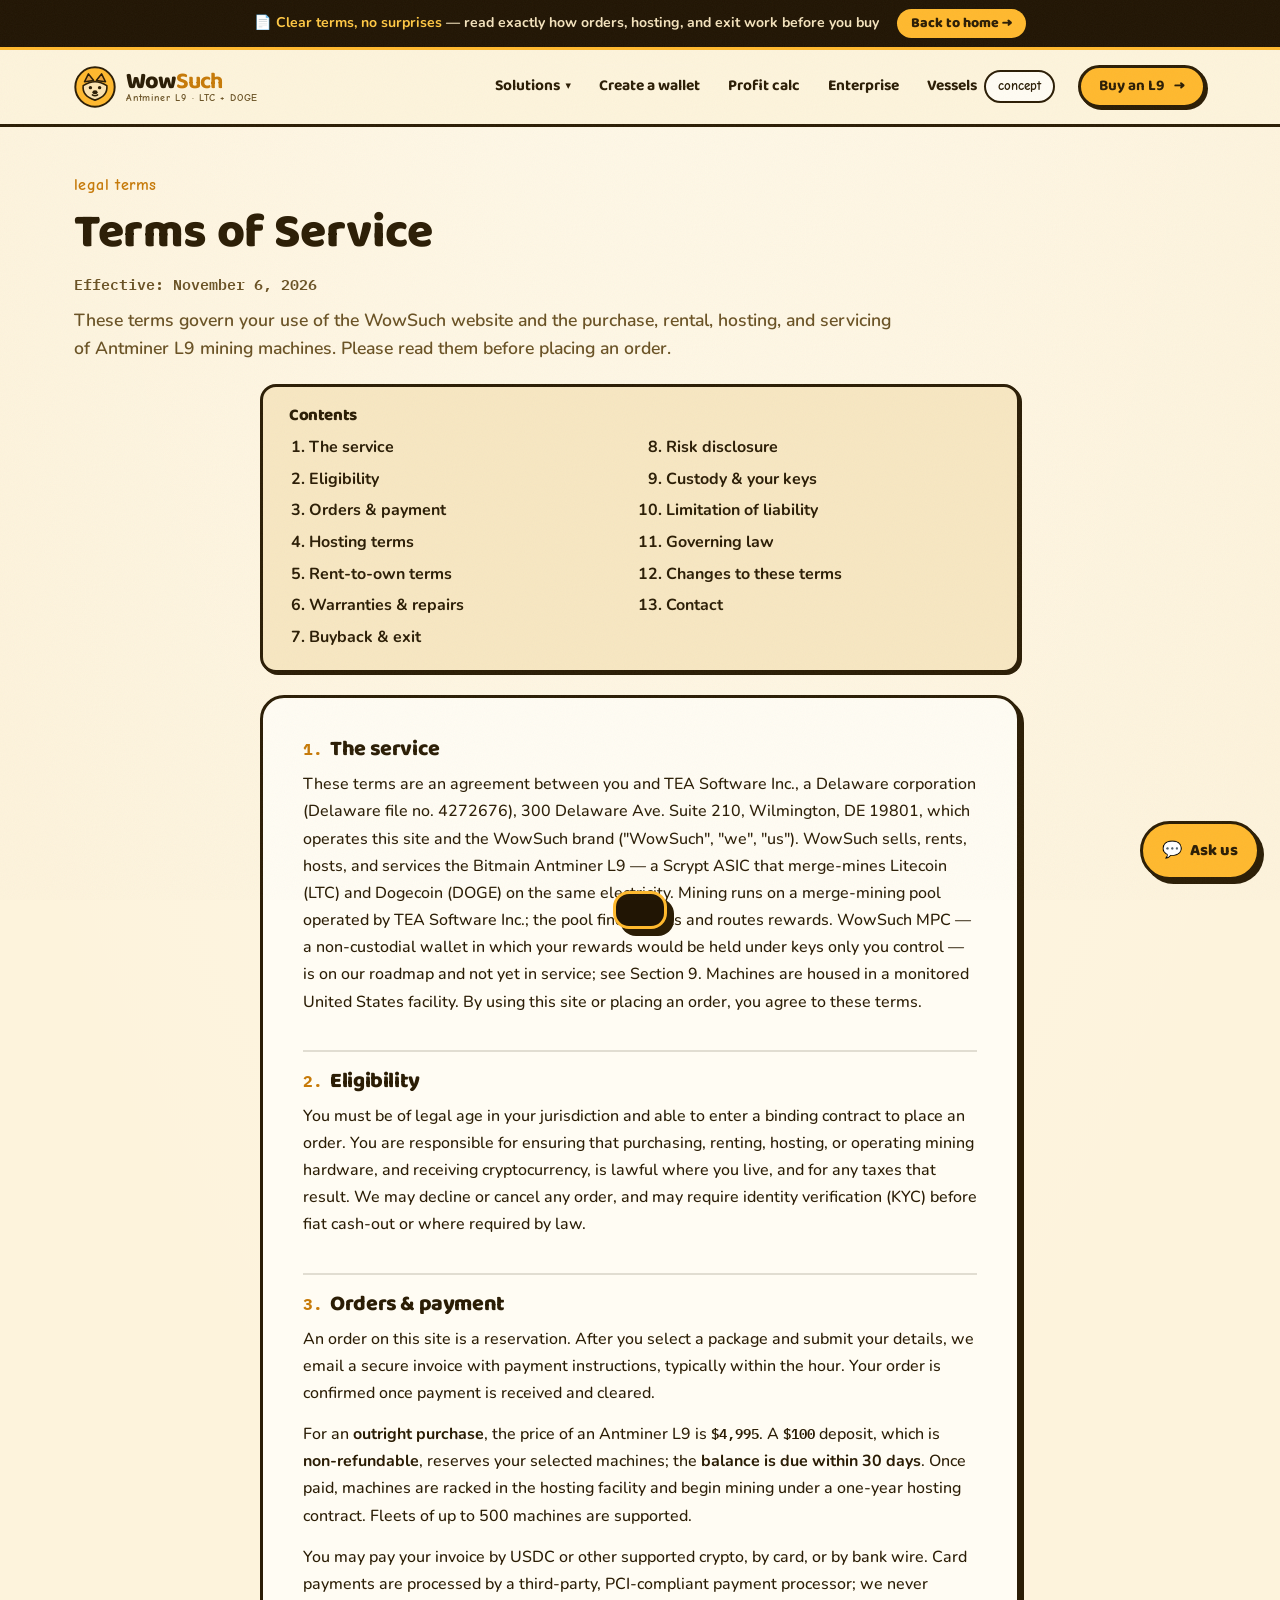
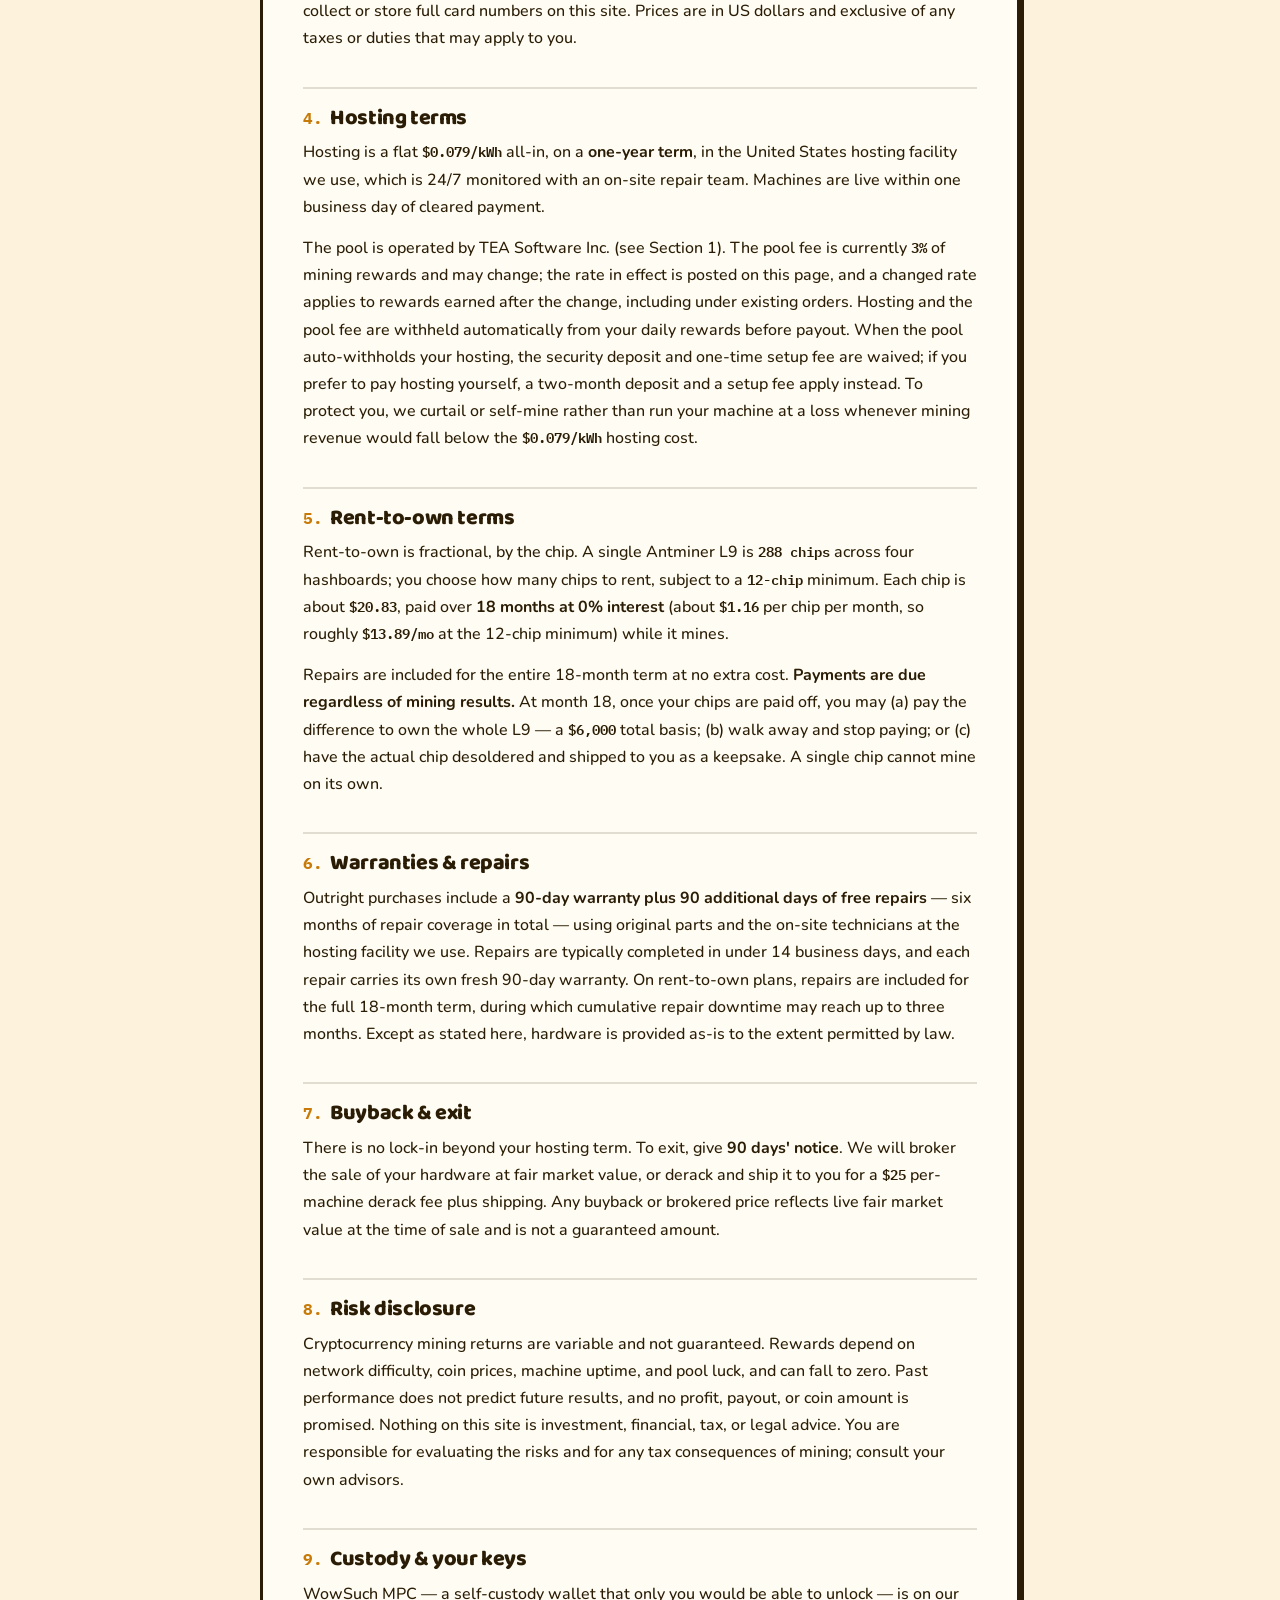
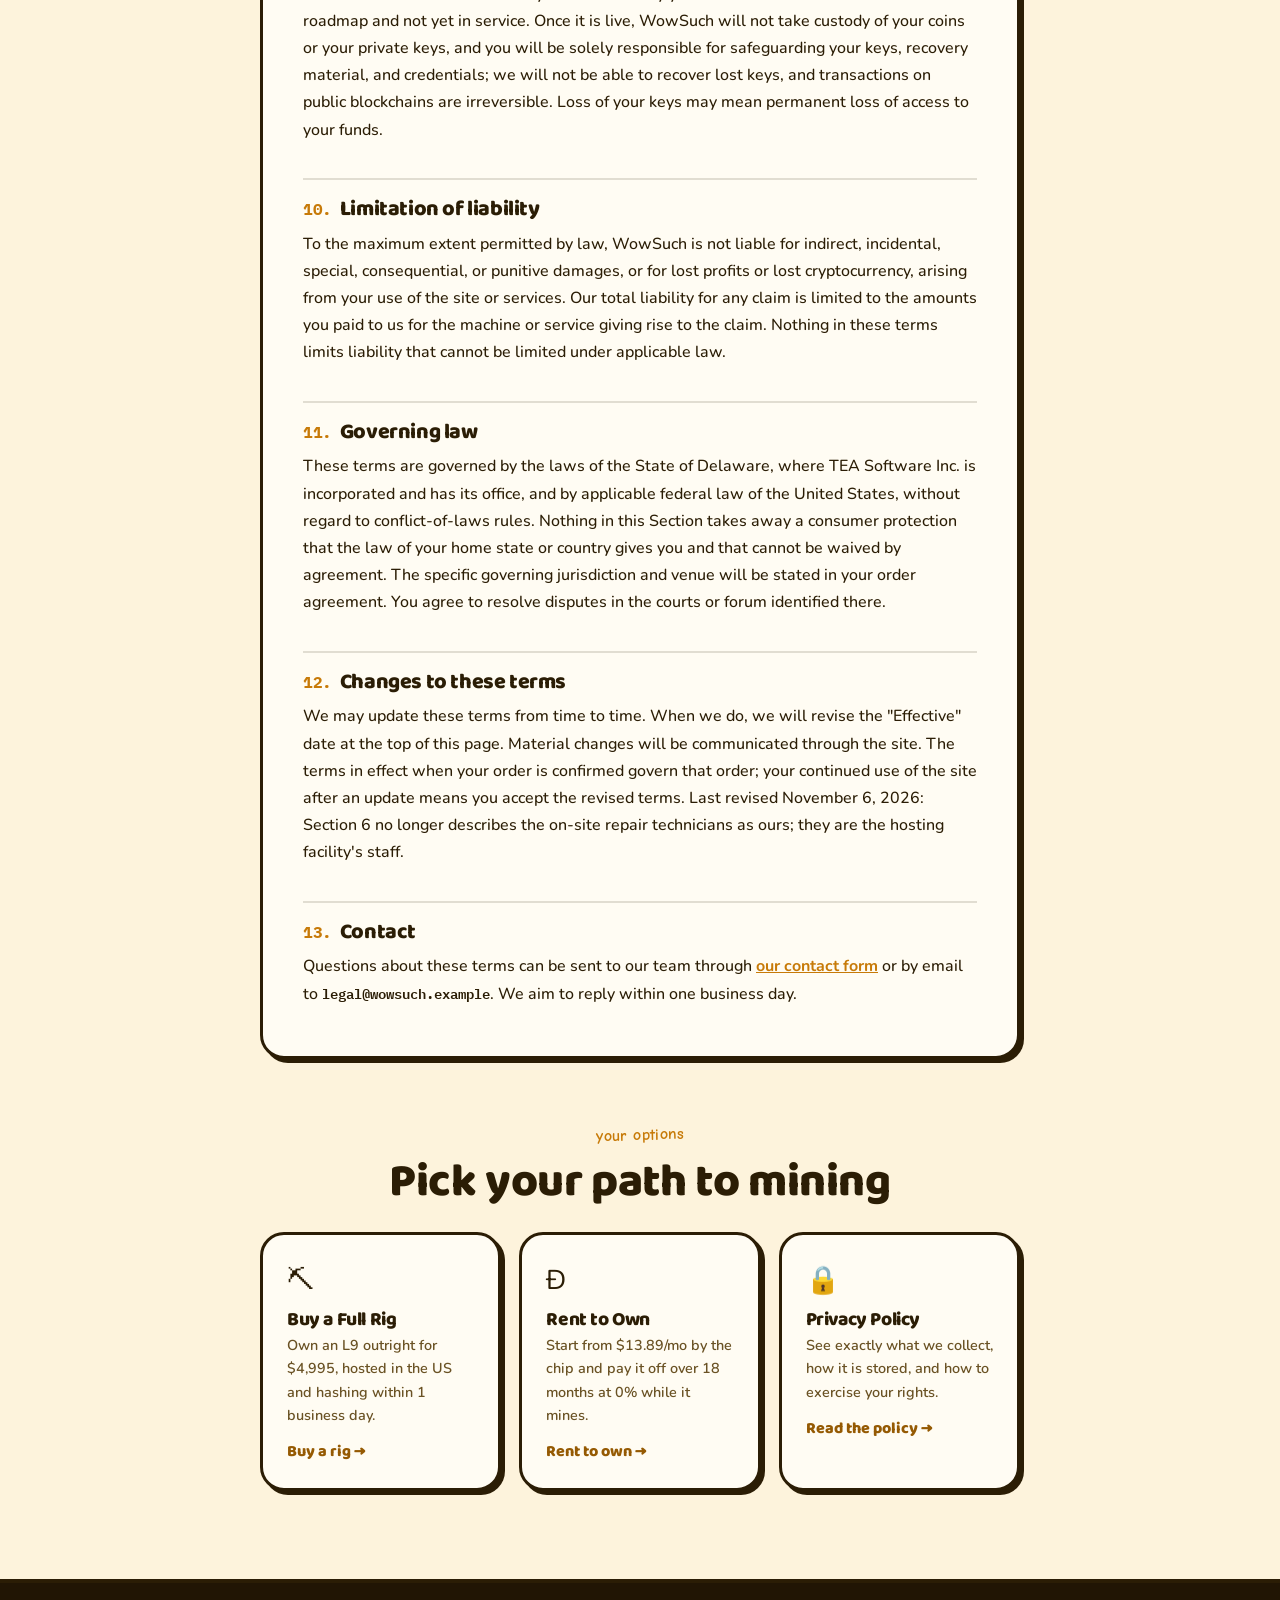
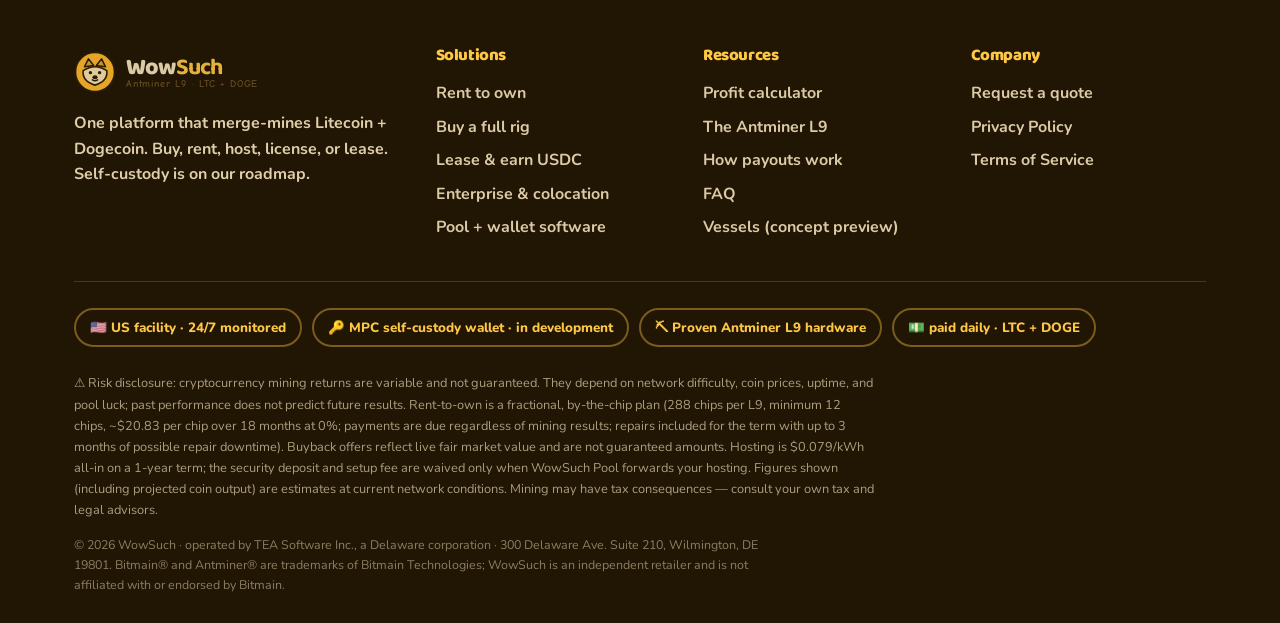
<file: terms.html>
<!doctype html>
<html lang="en">
<head>
<meta charset="utf-8">
<meta name="viewport" content="width=device-width, initial-scale=1">
<title>Terms of Service · WowSuch</title>
<meta name="description" content="The terms that govern buying, renting, hosting, and exiting WowSuch Antminer L9 mining: orders and payment, hosting, rent-to-own, warranties, buyback, risk, and custody.">
<link rel="canonical" href="https://wowsuch.example/terms.html">
<meta name="theme-color" content="#FFB92E">
<meta property="og:type" content="website">
<meta property="og:site_name" content="WowSuch">
<meta property="og:title" content="Terms of Service · WowSuch">
<meta property="og:description" content="Orders and payment, hosting, rent-to-own, warranties, buyback, risk disclosure, and custody terms for WowSuch mining.">
<meta property="og:url" content="https://wowsuch.example/terms.html">
<meta name="twitter:card" content="summary">
<meta name="twitter:title" content="Terms of Service · WowSuch">
<meta name="twitter:description" content="The terms governing WowSuch mining: orders, payment, hosting, warranties, and exit.">
<link rel="icon" type="image/svg+xml" href="assets/img/favicon.svg">
<link rel="preconnect" href="https://fonts.googleapis.com">
<link rel="preconnect" href="https://fonts.gstatic.com" crossorigin>
<link href="https://fonts.googleapis.com/css2?family=Baloo+2:wght@500;600;700;800&family=Comic+Neue:wght@700&family=IBM+Plex+Mono:wght@500;600;700&family=Nunito:wght@400;600;700;800&display=swap" rel="stylesheet">
<link rel="stylesheet" href="assets/css/base.css">
<link rel="stylesheet" href="assets/css/components.css">
<style>
  /* ---- page-specific: legal document ---- */
  .legal-head{padding:46px 0 8px;}
  .legal-head h1{font-size:clamp(2rem,4.4vw,3rem);line-height:1.05;}
  .legal-head .eff{font-family:var(--mono);font-weight:600;font-size:.92rem;color:var(--ink-soft);margin-top:14px;}
  .legal-head .lede{font-size:1.1rem;font-weight:600;color:var(--ink-soft);max-width:76ch;margin-top:10px;}
  .legal-doc{max-width:76ch;background:var(--paper);border:3px solid var(--ink);
    border-radius:var(--r-lg);box-shadow:var(--sh-2);padding:34px 40px;margin:0 auto 64px;}
  .legal-doc h2{font-size:1.35rem;margin:34px 0 10px;scroll-margin-top:90px;
    padding-top:18px;border-top:2px solid var(--ink-faint);}
  .legal-doc h2:first-of-type{border-top:0;margin-top:6px;padding-top:0;}
  .legal-doc h2 .n{color:var(--amber);font-family:var(--mono);font-size:1rem;margin-right:8px;}
  .legal-doc p{font-weight:500;color:var(--ink);line-height:1.7;margin:0 0 14px;}
  .legal-doc ul{margin:0 0 14px;padding-left:22px;}
  .legal-doc li{font-weight:500;line-height:1.65;margin-bottom:7px;}
  .legal-doc a{color:var(--amber);text-decoration:underline;font-weight:700;}
  .legal-doc .meta{font-family:var(--mono);font-weight:600;font-size:.86rem;}
  .toc{max-width:76ch;margin:0 auto 22px;background:var(--cream-2,#FFE6AE);border:3px solid var(--ink);
    border-radius:var(--r-md);box-shadow:var(--sh-1);padding:20px 26px;}
  .toc h2{font-family:var(--display);font-size:1.05rem;margin:0 0 10px;}
  .toc ol{margin:0;padding-left:20px;columns:2;column-gap:32px;}
  .toc li{font-weight:700;margin-bottom:6px;break-inside:avoid;}
  .toc a{color:var(--ink);text-decoration:none;}
  .toc a:hover{color:var(--amber);text-decoration:underline;}
  @media(max-width:680px){.legal-doc{padding:26px 22px;}.toc ol{columns:1;}}
</style>
</head>
<body>
<a class="skip-link" href="#top">Skip to content</a>

<div class="topbar"><span>📄 <b>Clear terms, no surprises</b> — read exactly how orders, hosting, and exit work before you buy</span><a class="tb-btn" href="index.html">Back to home →</a></div>

<header class="nav"><div class="wrap nav-inner">
  <a class="brand" href="index.html" aria-label="WowSuch home">
    <svg class="mark" viewBox="0 0 64 64" aria-hidden="true">
      <circle cx="32" cy="32" r="30" fill="#FFB92E" stroke="#2B1D05" stroke-width="3"/>
      <path d="M16 24 L22 12 L30 22 Z" fill="#E9A23B" stroke="#2B1D05" stroke-width="2.4" stroke-linejoin="round"/>
      <path d="M48 24 L42 12 L34 22 Z" fill="#E9A23B" stroke="#2B1D05" stroke-width="2.4" stroke-linejoin="round"/>
      <path d="M14 30 Q32 18 50 30 Q52 46 32 52 Q12 46 14 30 Z" fill="#FBE3B0" stroke="#2B1D05" stroke-width="2.4"/>
      <circle cx="25" cy="33" r="2.6" fill="#2B1D05"/><circle cx="39" cy="33" r="2.6" fill="#2B1D05"/>
      <ellipse cx="32" cy="40" rx="4" ry="3" fill="#2B1D05"/>
      <path d="M28 44 Q32 47 36 44" fill="none" stroke="#2B1D05" stroke-width="2.2" stroke-linecap="round"/>
    </svg>
    <span class="name">Wow<b>Such</b><small>Antminer L9 · LTC + DOGE</small></span>
  </a>
  <nav class="links" id="navlinks" aria-label="Main">
    <span class="has-drop"><a class="drop-toggle">Solutions <span class="caret">▾</span></a>
      <span class="drop-menu">
        <a href="rent-to-own.html">Rent to Own &amp; Mine it<small>by the chip · from $13.89/mo · 12 chips</small></a>
        <a href="buy.html">Buy a Full Rig &amp; Mine it<small>own an L9 outright · $4,995</small></a>
        <a href="lease.html">Lease your Rig to us &amp; Earn<small>we run it, you get paid USDC</small></a>
        <a href="enterprise.html">Bring your Own Rigs<small>enterprise colocation · 50+</small></a>
        <a href="whitelabel.html">Pool + Wallet Software<small>launch your own pool + MPC</small></a>
      </span>
    </span>
    <a href="wallet.html">Create a wallet</a>
    <a href="buy.html#calc">Profit calc</a>
    <a href="enterprise.html">Enterprise</a>
    <a href="vessels.html">Vessels <span class="chip" style="margin-left:4px">concept</span></a>
    <a class="btn sm nav-cta" href="buy.html">Buy an L9 <span class="arrow">→</span></a>
  </nav>
  <button class="burger" id="burger" aria-label="Menu"><span></span></button>
</div></header>

<main id="top">

<!-- ============ HEADER ============ -->
<section class="legal-head"><div class="wrap">
  <span class="eyebrow reveal">legal terms</span>
  <h1 class="reveal" style="transition-delay:.05s">Terms of Service</h1>
  <p class="eff reveal" style="transition-delay:.1s">Effective: November 6, 2026</p>
  <p class="lede reveal" style="transition-delay:.14s">These terms govern your use of the WowSuch website and the purchase, rental, hosting, and servicing of Antminer L9 mining machines. Please read them before placing an order.</p>
</div></section>

<section style="padding-top:14px"><div class="wrap">

  <!-- ============ TABLE OF CONTENTS ============ -->
  <nav class="toc reveal" aria-label="Sections of these terms">
    <h2>Contents</h2>
    <ol>
      <li><a href="#service">The service</a></li>
      <li><a href="#eligibility">Eligibility</a></li>
      <li><a href="#orders">Orders &amp; payment</a></li>
      <li><a href="#hosting">Hosting terms</a></li>
      <li><a href="#rto">Rent-to-own terms</a></li>
      <li><a href="#warranty">Warranties &amp; repairs</a></li>
      <li><a href="#exit">Buyback &amp; exit</a></li>
      <li><a href="#risk">Risk disclosure</a></li>
      <li><a href="#custody">Custody &amp; your keys</a></li>
      <li><a href="#liability">Limitation of liability</a></li>
      <li><a href="#law">Governing law</a></li>
      <li><a href="#changes">Changes to these terms</a></li>
      <li><a href="#contact">Contact</a></li>
    </ol>
  </nav>

  <!-- ============ DOCUMENT ============ -->
  <article class="legal-doc reveal" style="transition-delay:.06s">

    <h2 id="service"><span class="n">1.</span>The service</h2>
    <p>These terms are an agreement between you and TEA Software Inc., a Delaware corporation (Delaware file no. 4272676), 300 Delaware Ave. Suite 210, Wilmington, DE 19801, which operates this site and the WowSuch brand ("WowSuch", "we", "us"). WowSuch sells, rents, hosts, and services the Bitmain Antminer L9 — a Scrypt ASIC that merge-mines Litecoin (LTC) and Dogecoin (DOGE) on the same electricity. Mining runs on a merge-mining pool operated by TEA Software Inc.; the pool finds blocks and routes rewards. WowSuch MPC — a non-custodial wallet in which your rewards would be held under keys only you control — is on our roadmap and not yet in service; see Section 9. Machines are housed in a monitored United States facility. By using this site or placing an order, you agree to these terms.</p>

    <h2 id="eligibility"><span class="n">2.</span>Eligibility</h2>
    <p>You must be of legal age in your jurisdiction and able to enter a binding contract to place an order. You are responsible for ensuring that purchasing, renting, hosting, or operating mining hardware, and receiving cryptocurrency, is lawful where you live, and for any taxes that result. We may decline or cancel any order, and may require identity verification (KYC) before fiat cash-out or where required by law.</p>

    <h2 id="orders"><span class="n">3.</span>Orders &amp; payment</h2>
    <p>An order on this site is a reservation. After you select a package and submit your details, we email a secure invoice with payment instructions, typically within the hour. Your order is confirmed once payment is received and cleared.</p>
    <p>For an <b>outright purchase</b>, the price of an Antminer L9 is <span class="meta">$4,995</span>. A <span class="meta">$100</span> deposit, which is <b>non-refundable</b>, reserves your selected machines; the <b>balance is due within 30 days</b>. Once paid, machines are racked in the hosting facility and begin mining under a one-year hosting contract. Fleets of up to 500 machines are supported.</p>
    <p>You may pay your invoice by USDC or other supported crypto, by card, or by bank wire. Card payments are processed by a third-party, PCI-compliant payment processor; we never collect or store full card numbers on this site. Prices are in US dollars and exclusive of any taxes or duties that may apply to you.</p>

    <h2 id="hosting"><span class="n">4.</span>Hosting terms</h2>
    <p>Hosting is a flat <span class="meta">$0.079/kWh</span> all-in, on a <b>one-year term</b>, in the United States hosting facility we use, which is 24/7 monitored with an on-site repair team. Machines are live within one business day of cleared payment.</p>
    <p>The pool is operated by TEA Software Inc. (see Section 1). The pool fee is currently <span class="meta">3%</span> of mining rewards and may change; the rate in effect is posted on this page, and a changed rate applies to rewards earned after the change, including under existing orders. Hosting and the pool fee are withheld automatically from your daily rewards before payout. When the pool auto-withholds your hosting, the security deposit and one-time setup fee are waived; if you prefer to pay hosting yourself, a two-month deposit and a setup fee apply instead. To protect you, we curtail or self-mine rather than run your machine at a loss whenever mining revenue would fall below the <span class="meta">$0.079/kWh</span> hosting cost.</p>

    <h2 id="rto"><span class="n">5.</span>Rent-to-own terms</h2>
    <p>Rent-to-own is fractional, by the chip. A single Antminer L9 is <span class="meta">288 chips</span> across four hashboards; you choose how many chips to rent, subject to a <span class="meta">12-chip</span> minimum. Each chip is about <span class="meta">$20.83</span>, paid over <b>18 months at 0% interest</b> (about <span class="meta">$1.16</span> per chip per month, so roughly <span class="meta">$13.89/mo</span> at the 12-chip minimum) while it mines.</p>
    <p>Repairs are included for the entire 18-month term at no extra cost. <b>Payments are due regardless of mining results.</b> At month 18, once your chips are paid off, you may (a) pay the difference to own the whole L9 — a <span class="meta">$6,000</span> total basis; (b) walk away and stop paying; or (c) have the actual chip desoldered and shipped to you as a keepsake. A single chip cannot mine on its own.</p>

    <h2 id="warranty"><span class="n">6.</span>Warranties &amp; repairs</h2>
    <p>Outright purchases include a <b>90-day warranty plus 90 additional days of free repairs</b> — six months of repair coverage in total — using original parts and the on-site technicians at the hosting facility we use. Repairs are typically completed in under 14 business days, and each repair carries its own fresh 90-day warranty. On rent-to-own plans, repairs are included for the full 18-month term, during which cumulative repair downtime may reach up to three months. Except as stated here, hardware is provided as-is to the extent permitted by law.</p>

    <h2 id="exit"><span class="n">7.</span>Buyback &amp; exit</h2>
    <p>There is no lock-in beyond your hosting term. To exit, give <b>90 days' notice</b>. We will broker the sale of your hardware at fair market value, or derack and ship it to you for a <span class="meta">$25</span> per-machine derack fee plus shipping. Any buyback or brokered price reflects live fair market value at the time of sale and is not a guaranteed amount.</p>

    <h2 id="risk"><span class="n">8.</span>Risk disclosure</h2>
    <p>Cryptocurrency mining returns are variable and not guaranteed. Rewards depend on network difficulty, coin prices, machine uptime, and pool luck, and can fall to zero. Past performance does not predict future results, and no profit, payout, or coin amount is promised. Nothing on this site is investment, financial, tax, or legal advice. You are responsible for evaluating the risks and for any tax consequences of mining; consult your own advisors.</p>

    <h2 id="custody"><span class="n">9.</span>Custody &amp; your keys</h2>
    <p>WowSuch MPC — a self-custody wallet that only you would be able to unlock — is on our roadmap and not yet in service. Once it is live, WowSuch will not take custody of your coins or your private keys, and you will be solely responsible for safeguarding your keys, recovery material, and credentials; we will not be able to recover lost keys, and transactions on public blockchains are irreversible. Loss of your keys may mean permanent loss of access to your funds.</p>

    <h2 id="liability"><span class="n">10.</span>Limitation of liability</h2>
    <p>To the maximum extent permitted by law, WowSuch is not liable for indirect, incidental, special, consequential, or punitive damages, or for lost profits or lost cryptocurrency, arising from your use of the site or services. Our total liability for any claim is limited to the amounts you paid to us for the machine or service giving rise to the claim. Nothing in these terms limits liability that cannot be limited under applicable law.</p>

    <h2 id="law"><span class="n">11.</span>Governing law</h2>
    <p>These terms are governed by the laws of the State of Delaware, where TEA Software Inc. is incorporated and has its office, and by applicable federal law of the United States, without regard to conflict-of-laws rules. Nothing in this Section takes away a consumer protection that the law of your home state or country gives you and that cannot be waived by agreement. The specific governing jurisdiction and venue will be stated in your order agreement. You agree to resolve disputes in the courts or forum identified there.</p>

    <h2 id="changes"><span class="n">12.</span>Changes to these terms</h2>
    <p>We may update these terms from time to time. When we do, we will revise the "Effective" date at the top of this page. Material changes will be communicated through the site. The terms in effect when your order is confirmed govern that order; your continued use of the site after an update means you accept the revised terms. Last revised November 6, 2026: Section 6 no longer describes the on-site repair technicians as ours; they are the hosting facility's staff.</p>

    <h2 id="contact"><span class="n">13.</span>Contact</h2>
    <p>Questions about these terms can be sent to our team through <a href="enterprise.html#contact">our contact form</a> or by email to <span class="meta">legal@wowsuch.example</span>. We aim to reply within one business day.</p>

  </article>

  <!-- ============ CROSS-SELL ============ -->
  <div class="sec-head center reveal" style="max-width:62ch;margin:0 auto 24px"><span class="eyebrow">your options</span>
    <h2>Pick your path to mining</h2>
  </div>
  <div class="xsell reveal" style="max-width:76ch;margin:0 auto">
    <a class="xsell-card" href="buy.html">
      <span class="xs-ico" aria-hidden="true">⛏</span>
      <h3>Buy a Full Rig</h3>
      <p>Own an L9 outright for $4,995, hosted in the US and hashing within 1 business day.</p>
      <span class="xs-go">Buy a rig →</span>
    </a>
    <a class="xsell-card" href="rent-to-own.html">
      <span class="xs-ico" aria-hidden="true">Ð</span>
      <h3>Rent to Own</h3>
      <p>Start from $13.89/mo by the chip and pay it off over 18 months at 0% while it mines.</p>
      <span class="xs-go">Rent to own →</span>
    </a>
    <a class="xsell-card" href="privacy.html">
      <span class="xs-ico" aria-hidden="true">🔒</span>
      <h3>Privacy Policy</h3>
      <p>See exactly what we collect, how it is stored, and how to exercise your rights.</p>
      <span class="xs-go">Read the policy →</span>
    </a>
  </div>

</div></section>

</main>

<!-- ============ FOOTER ============ -->
<footer><div class="wrap">
  <div class="foot-grid">
    <div>
      <a class="brand" href="index.html" aria-label="WowSuch home">
        <svg class="mark" viewBox="0 0 64 64" aria-hidden="true">
          <circle cx="32" cy="32" r="30" fill="#FFB92E" stroke="#2B1D05" stroke-width="3"/>
          <path d="M16 24 L22 12 L30 22 Z" fill="#E9A23B" stroke="#2B1D05" stroke-width="2.4" stroke-linejoin="round"/>
          <path d="M48 24 L42 12 L34 22 Z" fill="#E9A23B" stroke="#2B1D05" stroke-width="2.4" stroke-linejoin="round"/>
          <path d="M14 30 Q32 18 50 30 Q52 46 32 52 Q12 46 14 30 Z" fill="#FBE3B0" stroke="#2B1D05" stroke-width="2.4"/>
          <circle cx="25" cy="33" r="2.6" fill="#2B1D05"/><circle cx="39" cy="33" r="2.6" fill="#2B1D05"/>
          <ellipse cx="32" cy="40" rx="4" ry="3" fill="#2B1D05"/>
          <path d="M28 44 Q32 47 36 44" fill="none" stroke="#2B1D05" stroke-width="2.2" stroke-linecap="round"/>
        </svg>
        <span class="name">Wow<b>Such</b><small>Antminer L9 · LTC + DOGE</small></span>
      </a>
      <p style="font-weight:700;margin-top:14px;max-width:36ch;opacity:.9">One platform that merge-mines Litecoin + Dogecoin. Buy, rent, host, license, or lease. Self-custody is on our roadmap.</p>
    </div>
    <div><h4>Solutions</h4>
      <a href="rent-to-own.html">Rent to own</a>
      <a href="buy.html">Buy a full rig</a>
      <a href="lease.html">Lease &amp; earn USDC</a>
      <a href="enterprise.html">Enterprise &amp; colocation</a>
      <a href="whitelabel.html">Pool + wallet software</a>
    </div>
    <div><h4>Resources</h4>
      <a href="buy.html#calc">Profit calculator</a>
      <a href="buy.html#machine">The Antminer L9</a>
      <a href="index.html#how">How payouts work</a>
      <a href="index.html#faq">FAQ</a>
      <a href="vessels.html">Vessels (concept preview)</a>
    </div>
    <div><h4>Company</h4>
      <a href="enterprise.html#contact">Request a quote</a>
      <a href="privacy.html">Privacy Policy</a>
      <a href="terms.html">Terms of Service</a>    </div>
  </div>
  <div class="foot-trust">
    <span class="t">🇺🇸 US facility · 24/7 monitored</span>
    <span class="t">🔑 MPC self-custody wallet · in development</span>
    <span class="t">⛏ Proven Antminer L9 hardware</span>
    <span class="t">💵 paid daily · LTC + DOGE</span>
  </div>
  <p class="risk">⚠ Risk disclosure: cryptocurrency mining returns are variable and not guaranteed. They depend on network difficulty, coin prices, uptime, and pool luck; past performance does not predict future results. Rent-to-own is a fractional, by-the-chip plan (288 chips per L9, minimum 12 chips, ~$20.83 per chip over 18 months at 0%; payments are due regardless of mining results; repairs included for the term with up to 3 months of possible repair downtime). Buyback offers reflect live fair market value and are not guaranteed amounts. Hosting is $0.079/kWh all-in on a 1-year term; the security deposit and setup fee are waived only when WowSuch Pool forwards your hosting. Figures shown (including projected coin output) are estimates at current network conditions. Mining may have tax consequences — consult your own tax and legal advisors.</p>
  <p class="legal">© <span id="yr"></span> WowSuch · operated by TEA Software Inc., a Delaware corporation · 300 Delaware Ave. Suite 210, Wilmington, DE 19801. Bitmain® and Antminer® are trademarks of Bitmain Technologies; WowSuch is an independent retailer and is not affiliated with or endorsed by Bitmain.</p>
</div></footer>

<!-- ============ CHAT ============ -->
<button class="chat-fab" id="chatFab" aria-label="Open chat assistant">💬 <span>Ask us</span></button>
<div class="chat-panel" id="chatPanel" aria-hidden="true" role="dialog" aria-label="Chat assistant">
  <div class="chat-head"><div><b>WowSuch Assistant</b><small>instant answers · humans on tickets</small></div><button id="chatClose" aria-label="Close chat">✕</button></div>
  <div class="chat-body" id="chatBody"></div>
  <div class="chat-chips" id="chatChips"></div>
  <form class="chat-input" id="chatForm"><input id="chatText" placeholder="Ask about price, hosting, payouts…" autocomplete="off" aria-label="Your question"><button type="submit" aria-label="Send">→</button></form>
</div>

<div class="toast" id="toast" role="status"></div>

<script>
window.WOW_KB = [
  {k:['order','deposit','payment','invoice','balance','buy'],a:'An order is a reservation. A $100 non-refundable deposit reserves your L9; the $4,995 balance is due within 30 days. We email a secure invoice with payment instructions, and you can pay by USDC, card (via a PCI-compliant processor), or wire.'},
  {k:['hosting','kwh','electricity','curtail','power'],a:'Hosting is $0.079/kWh all-in on a 1-year term in the US hosting facility we use. Your hosting and the pool fee — currently 3% of mining rewards, set by the pool operator (TEA Software Inc.) and subject to change — are withheld from daily rewards before payout. We curtail rather than ever mine your machine at a loss.'},
  {k:['rent','chip','rto','18','month','own'],a:'Rent-to-own is by the chip: 288 chips per L9, 12-chip minimum, about $20.83/chip over 18 months at 0%. At month 18 you can pay the difference to own the whole L9 ($6,000 basis), walk away, or have the chip shipped as a keepsake. Payments are due regardless of mining results.'},
  {k:['warranty','repair','exit','buyback','derack'],a:'Outright purchases get 90 days warranty plus 90 days free repairs. To exit, give 90 days notice: we broker a sale at fair market value, or derack and ship for $25/machine plus shipping.'},
  {k:['custody','keys','wallet','mpc','risk'],a:'A WowSuch MPC self-custody wallet — where only you would hold the keys — is on our roadmap and not yet in service; see Section 9 of the Terms. Mining returns are variable and not guaranteed.'}
];
</script>
<script src="assets/js/core.js"></script>
</body>
</html>
</file>
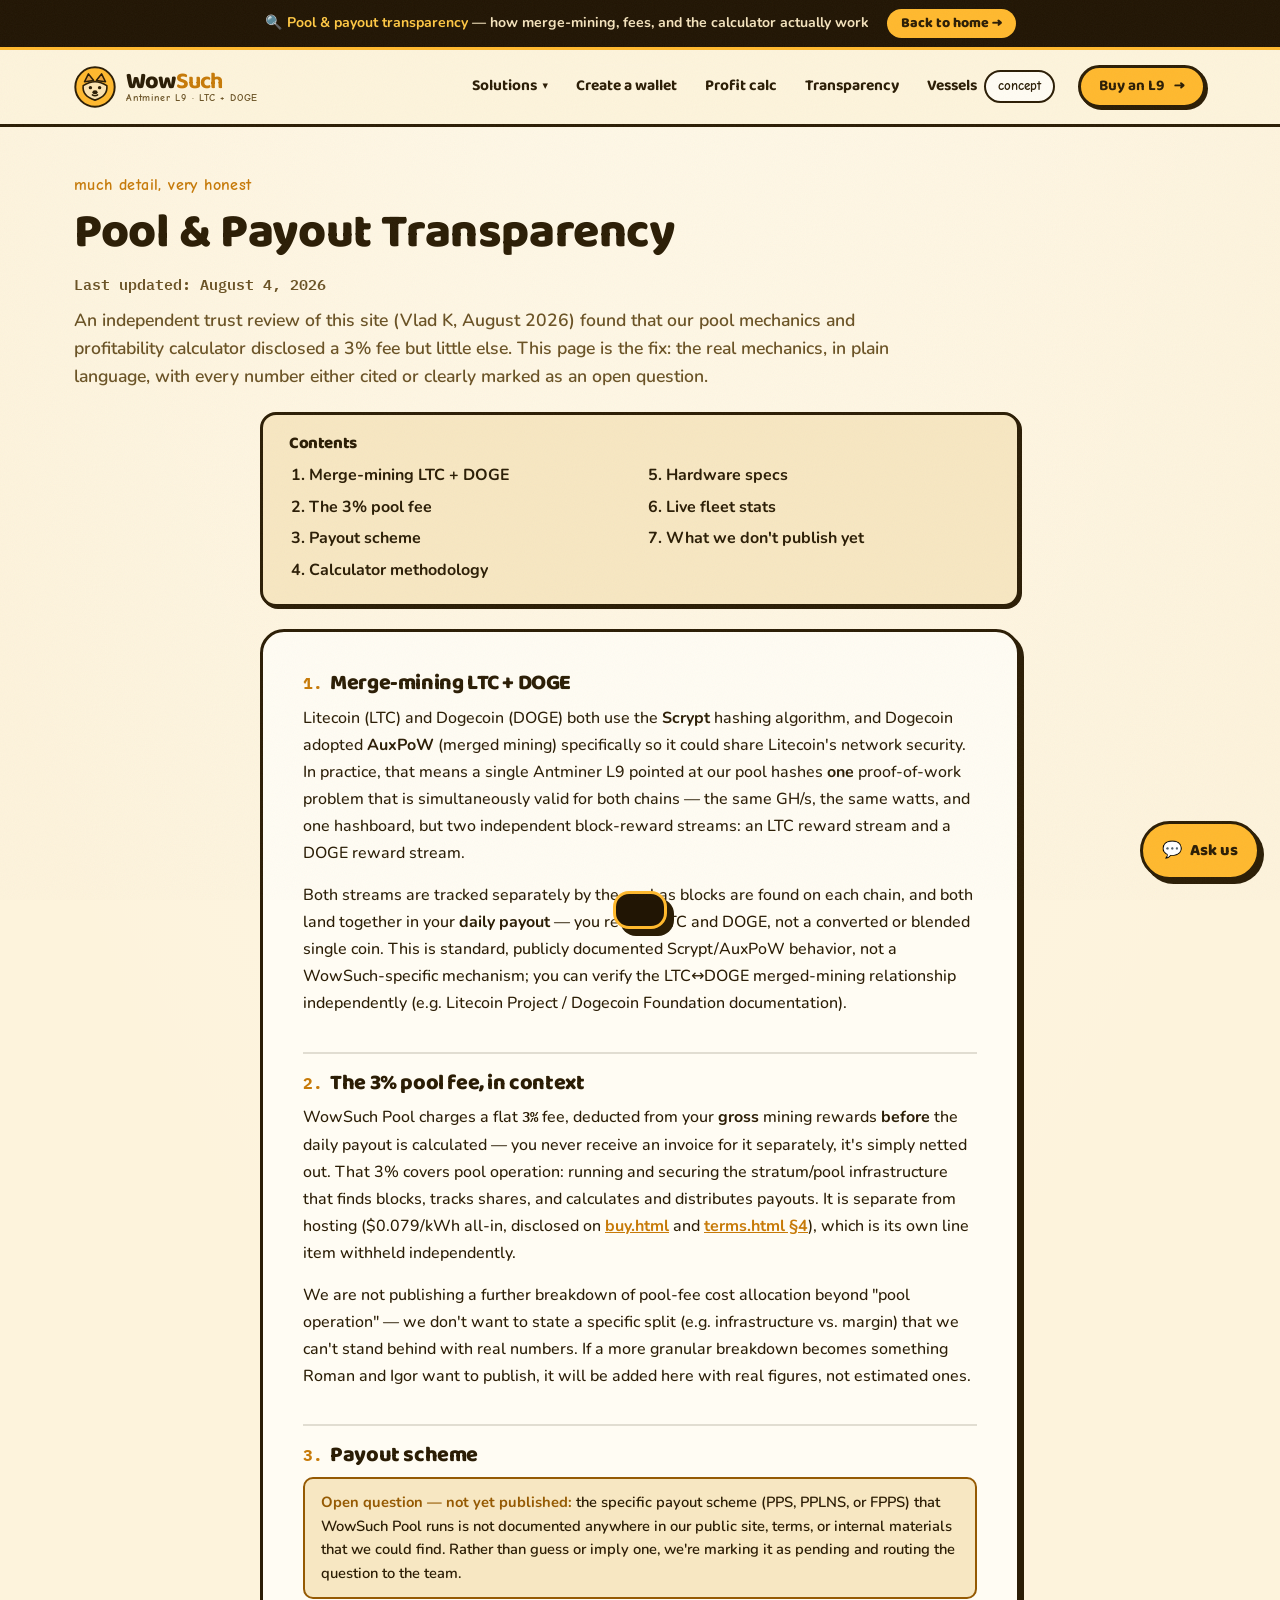
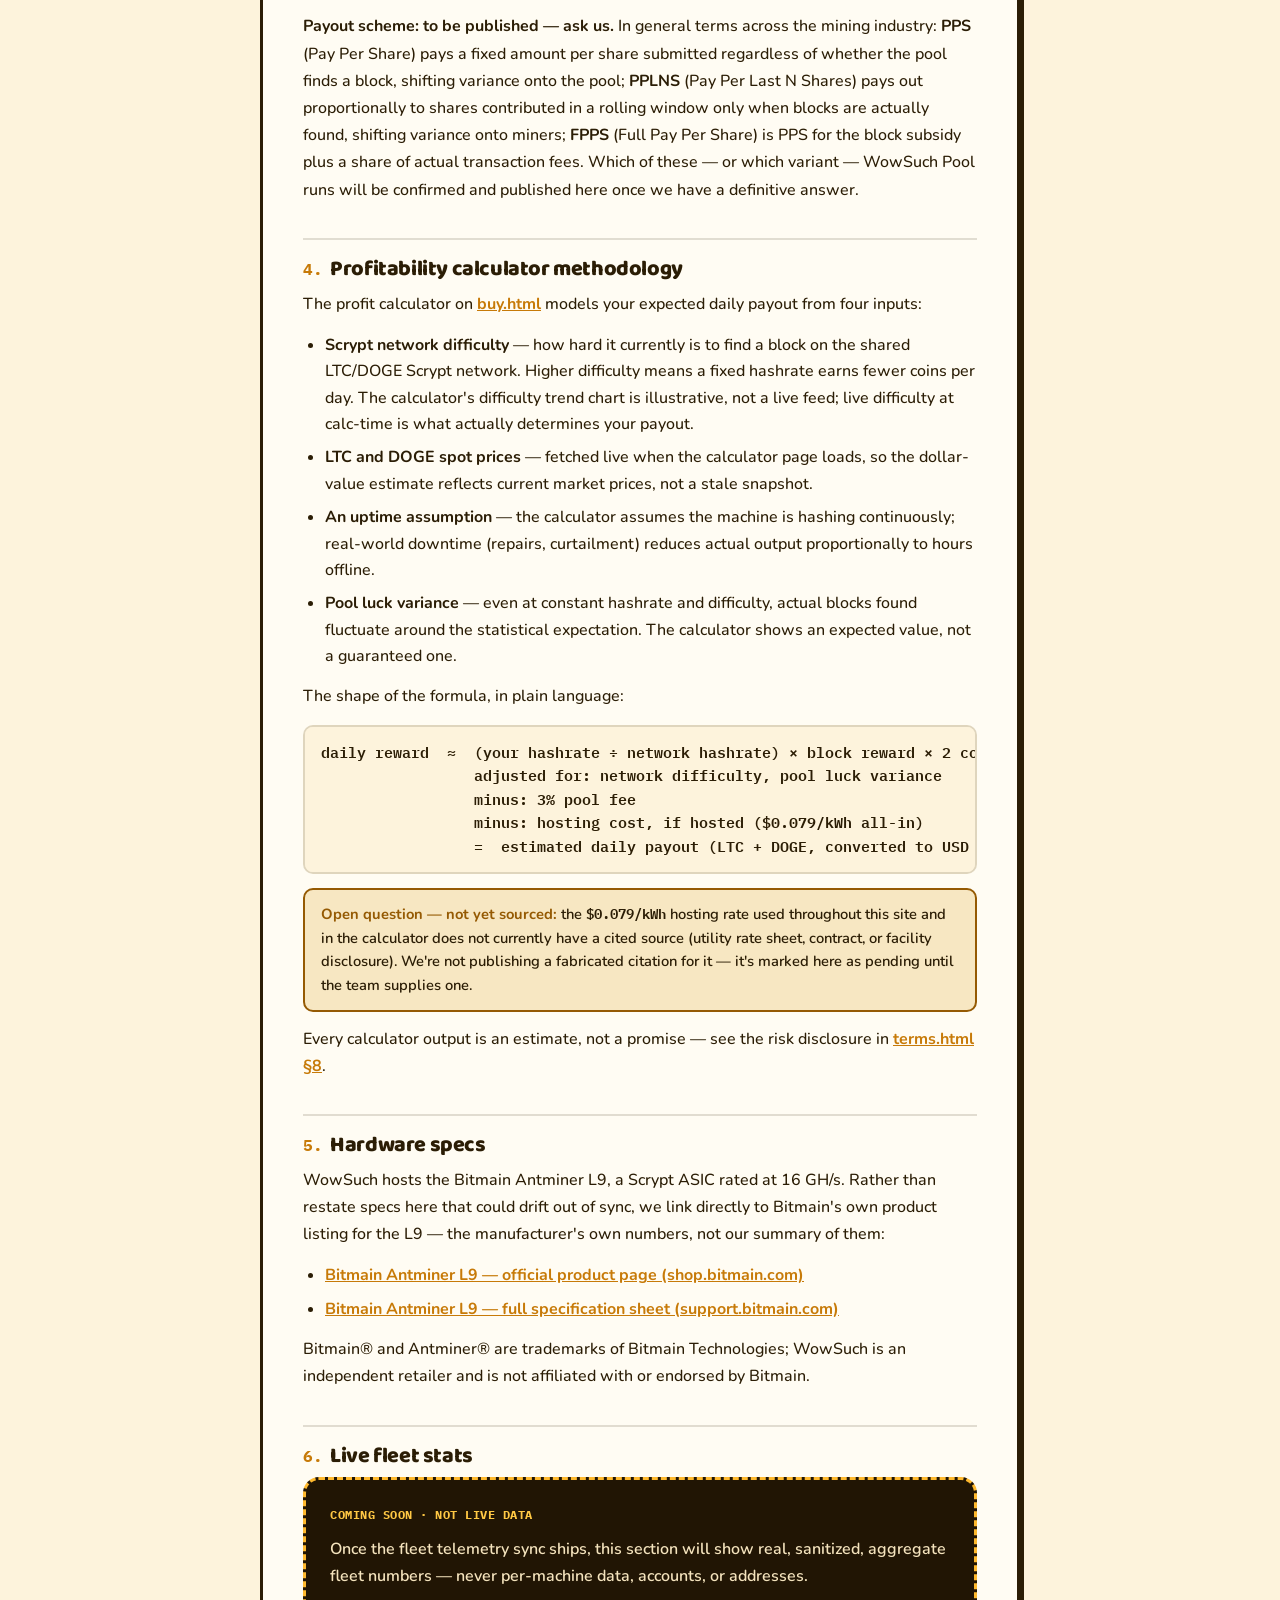
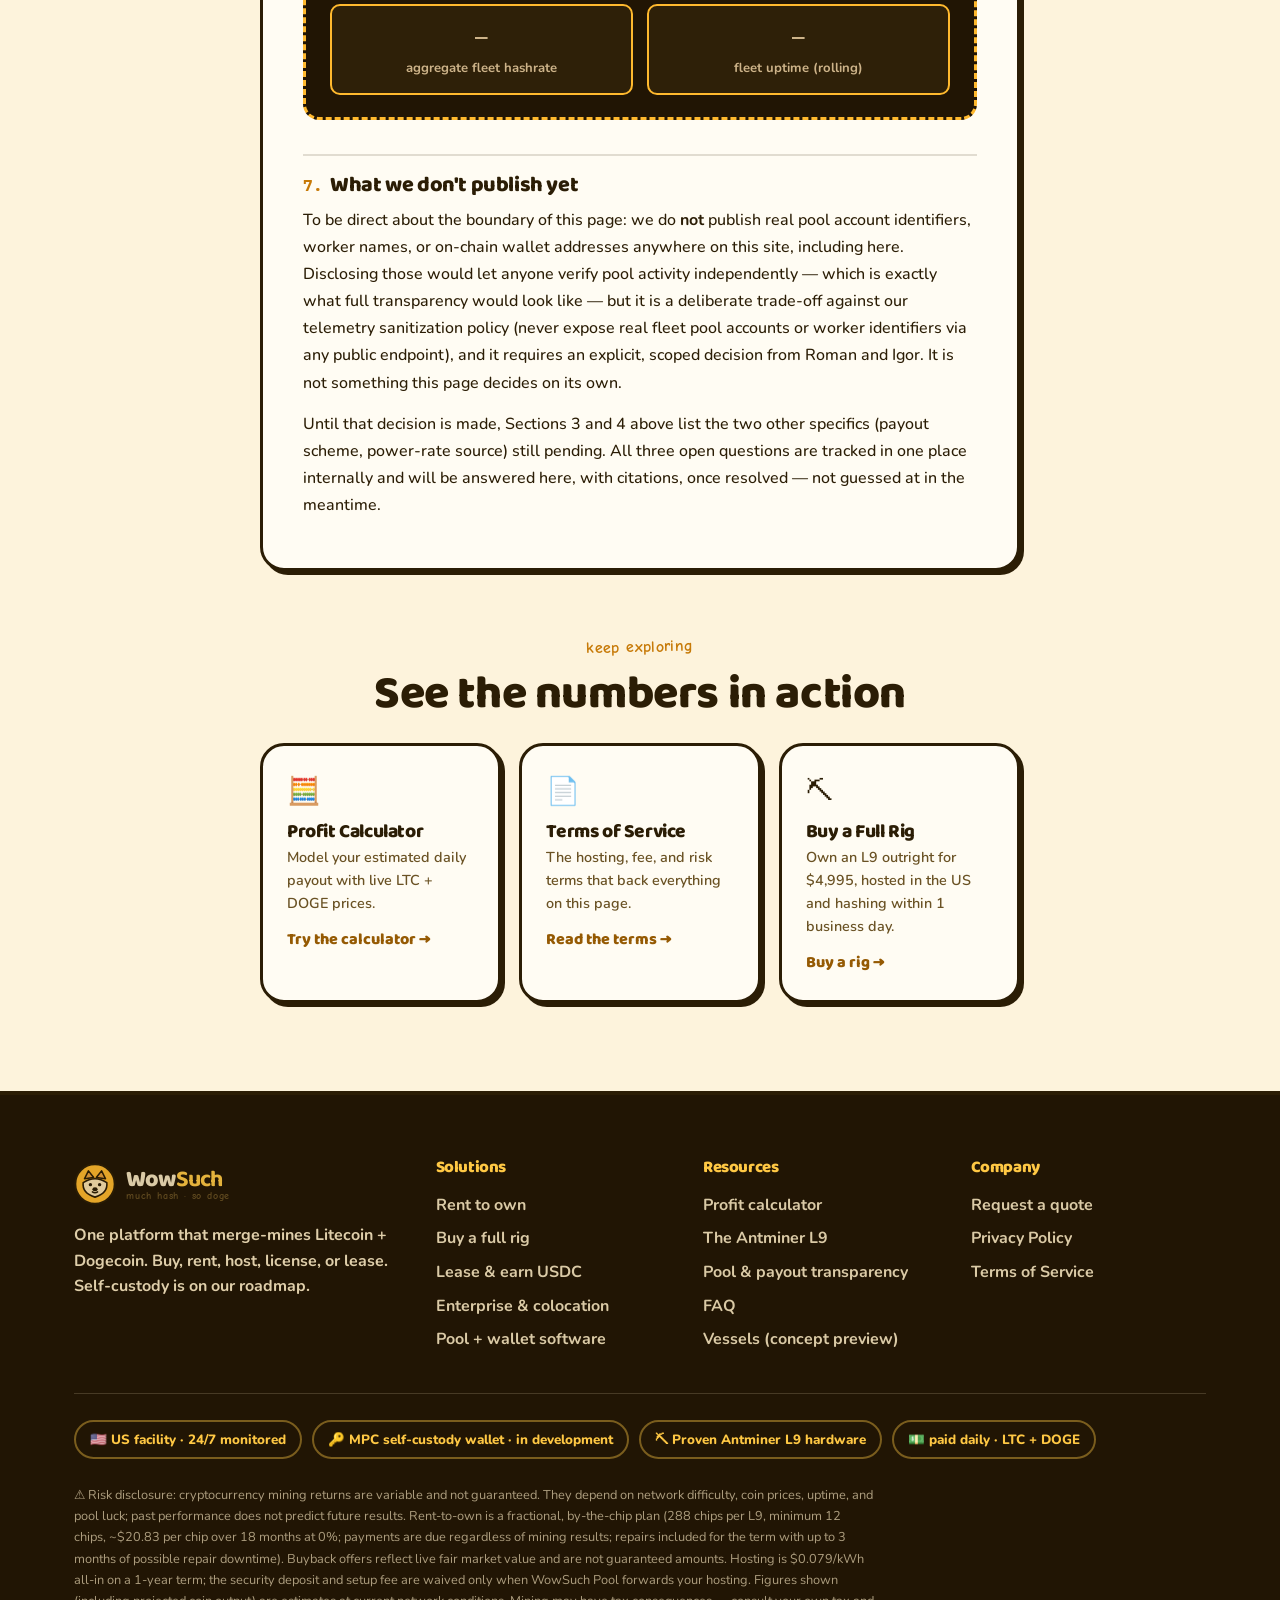
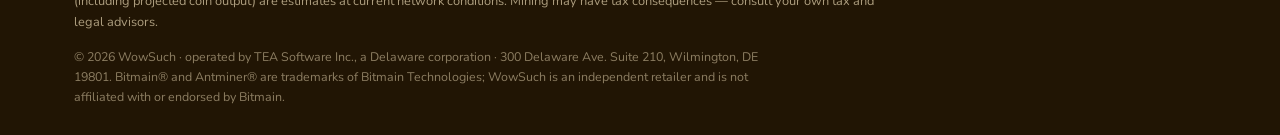
<file: transparency.html>
<!doctype html>
<html lang="en">
<head>
<meta charset="utf-8">
<meta name="viewport" content="width=device-width, initial-scale=1">
<title>Pool &amp; Payout Transparency · WowSuch</title>
<meta name="description" content="How WowSuch mining actually works: LTC+DOGE merge-mining mechanics, the 3% pool fee, the profitability calculator's methodology, Bitmain L9 hardware specs, and what we don't publish yet.">
<link rel="canonical" href="https://wowsuch.example/transparency.html">
<meta name="theme-color" content="#FFB92E">
<meta property="og:type" content="website">
<meta property="og:site_name" content="WowSuch">
<meta property="og:title" content="Pool &amp; Payout Transparency · WowSuch">
<meta property="og:description" content="The mechanics behind the machine: merge-mining, the pool fee, the calculator's methodology, and the hardware spec sheet — cited, not marketing copy.">
<meta property="og:url" content="https://wowsuch.example/transparency.html">
<meta name="twitter:card" content="summary">
<meta name="twitter:title" content="Pool &amp; Payout Transparency · WowSuch">
<meta name="twitter:description" content="LTC+DOGE merge-mining, the 3% pool fee, calculator methodology, and hardware specs — explained and cited.">
<link rel="icon" type="image/svg+xml" href="assets/img/favicon.svg">
<link rel="preconnect" href="https://fonts.googleapis.com">
<link rel="preconnect" href="https://fonts.gstatic.com" crossorigin>
<link href="https://fonts.googleapis.com/css2?family=Baloo+2:wght@500;600;700;800&family=Comic+Neue:wght@700&family=IBM+Plex+Mono:wght@500;600;700&family=Nunito:wght@400;600;700;800&display=swap" rel="stylesheet">
<link rel="stylesheet" href="assets/css/base.css">
<link rel="stylesheet" href="assets/css/components.css">
<style>
  /* ---- page-specific: transparency (same doc pattern as terms.html) ---- */
  .legal-head{padding:46px 0 8px;}
  .legal-head h1{font-size:clamp(2rem,4.4vw,3rem);line-height:1.05;}
  .legal-head .eff{font-family:var(--mono);font-weight:600;font-size:.92rem;color:var(--ink-soft);margin-top:14px;}
  .legal-head .lede{font-size:1.1rem;font-weight:600;color:var(--ink-soft);max-width:76ch;margin-top:10px;}
  .legal-doc{max-width:76ch;background:var(--paper);border:3px solid var(--ink);
    border-radius:var(--r-lg);box-shadow:var(--sh-2);padding:34px 40px;margin:0 auto 64px;}
  .legal-doc h2{font-size:1.35rem;margin:34px 0 10px;scroll-margin-top:90px;
    padding-top:18px;border-top:2px solid var(--ink-faint);}
  .legal-doc h2:first-of-type{border-top:0;margin-top:6px;padding-top:0;}
  .legal-doc h2 .n{color:var(--amber);font-family:var(--mono);font-size:1rem;margin-right:8px;}
  .legal-doc p{font-weight:500;color:var(--ink);line-height:1.7;margin:0 0 14px;}
  .legal-doc ul{margin:0 0 14px;padding-left:22px;}
  .legal-doc li{font-weight:500;line-height:1.65;margin-bottom:7px;}
  .legal-doc a{color:var(--amber);text-decoration:underline;font-weight:700;}
  .legal-doc .meta{font-family:var(--mono);font-weight:600;font-size:.86rem;}
  .toc{max-width:76ch;margin:0 auto 22px;background:var(--cream-2,#FFE6AE);border:3px solid var(--ink);
    border-radius:var(--r-md);box-shadow:var(--sh-1);padding:20px 26px;}
  .toc h2{font-family:var(--display);font-size:1.05rem;margin:0 0 10px;}
  .toc ol{margin:0;padding-left:20px;columns:2;column-gap:32px;}
  .toc li{font-weight:700;margin-bottom:6px;break-inside:avoid;}
  .toc a{color:var(--ink);text-decoration:none;}
  .toc a:hover{color:var(--amber);text-decoration:underline;}
  @media(max-width:680px){.legal-doc{padding:26px 22px;}.toc ol{columns:1;}}
  /* open-question + placeholder callouts */
  .oq{background:var(--cream-2,#FFE6AE);border:2.5px solid var(--amber-ink);border-radius:var(--r-sm);
    padding:12px 16px;margin:0 0 14px;font-weight:600;font-size:.92rem;color:var(--ink);}
  .oq b{color:var(--amber-ink);}
  .stub{background:var(--night);color:var(--cream-on-dark);border:3px dashed var(--gold);
    border-radius:var(--r-md);padding:22px 24px;margin:0 0 14px;}
  .stub .stub-tag{font-family:var(--mono);font-weight:700;font-size:.78rem;letter-spacing:.5px;
    color:var(--gold-on-dark);text-transform:uppercase;}
  .stub-grid{display:grid;grid-template-columns:repeat(2,1fr);gap:14px;margin-top:14px;}
  .stub-tile{background:var(--night-2);border:2px solid var(--gold);border-radius:var(--r-sm);
    padding:14px 16px;text-align:center;}
  .stub-tile .v{font-family:var(--mono);font-weight:700;font-size:1.3rem;color:var(--soft-on-dark);}
  .stub-tile .l{font-weight:700;font-size:.82rem;color:var(--soft-on-dark);margin-top:4px;}
  @media(max-width:680px){.stub-grid{grid-template-columns:1fr;}}
  .formula{font-family:var(--mono);font-weight:600;font-size:.92rem;background:var(--cream);
    border:2px solid var(--ink-faint);border-radius:var(--r-sm);padding:14px 16px;
    overflow-x:auto;white-space:pre;margin:0 0 14px;}
</style>
</head>
<body>
<a class="skip-link" href="#top">Skip to content</a>

<div class="topbar"><span>🔍 <b>Pool &amp; payout transparency</b> — how merge-mining, fees, and the calculator actually work</span><a class="tb-btn" href="index.html">Back to home →</a></div>

<header class="nav"><div class="wrap nav-inner">
  <a class="brand" href="index.html" aria-label="WowSuch home">
    <svg class="mark" viewBox="0 0 64 64" aria-hidden="true">
      <circle cx="32" cy="32" r="30" fill="#FFB92E" stroke="#2B1D05" stroke-width="3"/>
      <path d="M16 24 L22 12 L30 22 Z" fill="#E9A23B" stroke="#2B1D05" stroke-width="2.4" stroke-linejoin="round"/>
      <path d="M48 24 L42 12 L34 22 Z" fill="#E9A23B" stroke="#2B1D05" stroke-width="2.4" stroke-linejoin="round"/>
      <path d="M14 30 Q32 18 50 30 Q52 46 32 52 Q12 46 14 30 Z" fill="#FBE3B0" stroke="#2B1D05" stroke-width="2.4"/>
      <circle cx="25" cy="33" r="2.6" fill="#2B1D05"/><circle cx="39" cy="33" r="2.6" fill="#2B1D05"/>
      <ellipse cx="32" cy="40" rx="4" ry="3" fill="#2B1D05"/>
      <path d="M28 44 Q32 47 36 44" fill="none" stroke="#2B1D05" stroke-width="2.2" stroke-linecap="round"/>
    </svg>
    <span class="name">Wow<b>Such</b><small>Antminer L9 · LTC + DOGE</small></span>
  </a>
  <nav class="links" id="navlinks" aria-label="Main">
    <span class="has-drop"><a class="drop-toggle">Solutions <span class="caret">▾</span></a>
      <span class="drop-menu">
        <a href="rent-to-own.html">Rent to Own &amp; Mine it<small>by the chip · from $13.89/mo · 12 chips</small></a>
        <a href="buy.html">Buy a Full Rig &amp; Mine it<small>own an L9 outright · $4,995</small></a>
        <a href="lease.html">Lease your Rig to us &amp; Earn<small>we run it, you get paid USDC</small></a>
        <a href="enterprise.html">Bring your Own Rigs<small>enterprise colocation · 50+</small></a>
        <a href="whitelabel.html">Pool + Wallet Software<small>launch your own pool + MPC</small></a>
      </span>
    </span>
    <a href="wallet.html">Create a wallet</a>
    <a href="buy.html#calc">Profit calc</a>
    <a href="transparency.html" aria-current="page">Transparency</a>
    <a href="vessels.html">Vessels <span class="chip" style="margin-left:4px">concept</span></a>
    <a class="btn sm nav-cta" href="buy.html">Buy an L9 <span class="arrow">→</span></a>
  </nav>
  <button class="burger" id="burger" aria-label="Menu"><span></span></button>
</div></header>

<main id="top">

<!-- ============ HEADER ============ -->
<section class="legal-head"><div class="wrap">
  <span class="eyebrow reveal">much detail, very honest</span>
  <h1 class="reveal" style="transition-delay:.05s">Pool &amp; Payout Transparency</h1>
  <p class="eff reveal" style="transition-delay:.1s">Last updated: August 4, 2026</p>
  <p class="lede reveal" style="transition-delay:.14s">An independent trust review of this site (Vlad K, August 2026) found that our pool mechanics and profitability calculator disclosed a 3% fee but little else. This page is the fix: the real mechanics, in plain language, with every number either cited or clearly marked as an open question.</p>
</div></section>

<section style="padding-top:14px"><div class="wrap">

  <!-- ============ TABLE OF CONTENTS ============ -->
  <nav class="toc reveal" aria-label="Sections of this page">
    <h2>Contents</h2>
    <ol>
      <li><a href="#mergemining">Merge-mining LTC + DOGE</a></li>
      <li><a href="#fee">The 3% pool fee</a></li>
      <li><a href="#scheme">Payout scheme</a></li>
      <li><a href="#calc-method">Calculator methodology</a></li>
      <li><a href="#hardware">Hardware specs</a></li>
      <li><a href="#fleet">Live fleet stats</a></li>
      <li><a href="#notpublished">What we don't publish yet</a></li>
    </ol>
  </nav>

  <!-- ============ DOCUMENT ============ -->
  <article class="legal-doc reveal" style="transition-delay:.06s">

    <h2 id="mergemining"><span class="n">1.</span>Merge-mining LTC + DOGE</h2>
    <p>Litecoin (LTC) and Dogecoin (DOGE) both use the <b>Scrypt</b> hashing algorithm, and Dogecoin adopted <b>AuxPoW</b> (merged mining) specifically so it could share Litecoin's network security. In practice, that means a single Antminer L9 pointed at our pool hashes <b>one</b> proof-of-work problem that is simultaneously valid for both chains — the same GH/s, the same watts, and one hashboard, but two independent block-reward streams: an LTC reward stream and a DOGE reward stream.</p>
    <p>Both streams are tracked separately by the pool as blocks are found on each chain, and both land together in your <b>daily payout</b> — you receive LTC and DOGE, not a converted or blended single coin. This is standard, publicly documented Scrypt/AuxPoW behavior, not a WowSuch-specific mechanism; you can verify the LTC↔DOGE merged-mining relationship independently (e.g. Litecoin Project / Dogecoin Foundation documentation).</p>

    <h2 id="fee"><span class="n">2.</span>The 3% pool fee, in context</h2>
    <p>WowSuch Pool charges a flat <span class="meta">3%</span> fee, deducted from your <b>gross</b> mining rewards <b>before</b> the daily payout is calculated — you never receive an invoice for it separately, it's simply netted out. That 3% covers pool operation: running and securing the stratum/pool infrastructure that finds blocks, tracks shares, and calculates and distributes payouts. It is separate from hosting ($0.079/kWh all-in, disclosed on <a href="buy.html">buy.html</a> and <a href="terms.html#hosting">terms.html §4</a>), which is its own line item withheld independently.</p>
    <p>We are not publishing a further breakdown of pool-fee cost allocation beyond "pool operation" — we don't want to state a specific split (e.g. infrastructure vs. margin) that we can't stand behind with real numbers. If a more granular breakdown becomes something Roman and Igor want to publish, it will be added here with real figures, not estimated ones.</p>

    <h2 id="scheme"><span class="n">3.</span>Payout scheme</h2>
    <div class="oq"><b>Open question — not yet published:</b> the specific payout scheme (PPS, PPLNS, or FPPS) that WowSuch Pool runs is not documented anywhere in our public site, terms, or internal materials that we could find. Rather than guess or imply one, we're marking it as pending and routing the question to the team.</div>
    <p><b>Payout scheme: to be published — ask us.</b> In general terms across the mining industry: <b>PPS</b> (Pay Per Share) pays a fixed amount per share submitted regardless of whether the pool finds a block, shifting variance onto the pool; <b>PPLNS</b> (Pay Per Last N Shares) pays out proportionally to shares contributed in a rolling window only when blocks are actually found, shifting variance onto miners; <b>FPPS</b> (Full Pay Per Share) is PPS for the block subsidy plus a share of actual transaction fees. Which of these — or which variant — WowSuch Pool runs will be confirmed and published here once we have a definitive answer.</p>

    <h2 id="calc-method"><span class="n">4.</span>Profitability calculator methodology</h2>
    <p>The profit calculator on <a href="buy.html#calc">buy.html</a> models your expected daily payout from four inputs:</p>
    <ul>
      <li><b>Scrypt network difficulty</b> — how hard it currently is to find a block on the shared LTC/DOGE Scrypt network. Higher difficulty means a fixed hashrate earns fewer coins per day. The calculator's difficulty trend chart is illustrative, not a live feed; live difficulty at calc-time is what actually determines your payout.</li>
      <li><b>LTC and DOGE spot prices</b> — fetched live when the calculator page loads, so the dollar-value estimate reflects current market prices, not a stale snapshot.</li>
      <li><b>An uptime assumption</b> — the calculator assumes the machine is hashing continuously; real-world downtime (repairs, curtailment) reduces actual output proportionally to hours offline.</li>
      <li><b>Pool luck variance</b> — even at constant hashrate and difficulty, actual blocks found fluctuate around the statistical expectation. The calculator shows an expected value, not a guaranteed one.</li>
    </ul>
    <p>The shape of the formula, in plain language:</p>
    <div class="formula">daily reward  ≈  (your hashrate ÷ network hashrate) × block reward × 2 coins (LTC + DOGE)
                 adjusted for: network difficulty, pool luck variance
                 minus: 3% pool fee
                 minus: hosting cost, if hosted ($0.079/kWh all-in)
                 =  estimated daily payout (LTC + DOGE, converted to USD at live spot prices for display)</div>
    <div class="oq"><b>Open question — not yet sourced:</b> the <span class="meta">$0.079/kWh</span> hosting rate used throughout this site and in the calculator does not currently have a cited source (utility rate sheet, contract, or facility disclosure). We're not publishing a fabricated citation for it — it's marked here as pending until the team supplies one.</div>
    <p>Every calculator output is an estimate, not a promise — see the risk disclosure in <a href="terms.html#risk">terms.html §8</a>.</p>

    <h2 id="hardware"><span class="n">5.</span>Hardware specs</h2>
    <p>WowSuch hosts the Bitmain Antminer L9, a Scrypt ASIC rated at 16 GH/s. Rather than restate specs here that could drift out of sync, we link directly to Bitmain's own product listing for the L9 — the manufacturer's own numbers, not our summary of them:</p>
    <ul>
      <li><a href="https://shop.bitmain.com/product/detail?pid=0002024060414102512924WQ0sqy0686" target="_blank" rel="noopener">Bitmain Antminer L9 — official product page (shop.bitmain.com)</a></li>
      <li><a href="https://support.bitmain.com/hc/en-us/articles/33850555425305-L9-Specifications" target="_blank" rel="noopener">Bitmain Antminer L9 — full specification sheet (support.bitmain.com)</a></li>
    </ul>
    <p>Bitmain® and Antminer® are trademarks of Bitmain Technologies; WowSuch is an independent retailer and is not affiliated with or endorsed by Bitmain.</p>

    <h2 id="fleet"><span class="n">6.</span>Live fleet stats</h2>
    <!--
      STUB: this block is a visual hook only. It does NOT fetch, compute, or display any
      real telemetry. Wire it to real sanitized aggregate data once the Foreman telemetry
      bulk health sync ships (Asana gid 1217083325651356) — aggregate hashrate + fleet
      uptime ONLY, never per-unit data, real pool accounts, worker names, or addresses
      (see Section 7). Until that ships, this stays a labeled placeholder.
    -->
    <div class="stub">
      <span class="stub-tag">Coming soon · not live data</span>
      <p style="color:var(--cream-on-dark);font-weight:600;margin:8px 0 0">Once the fleet telemetry sync ships, this section will show real, sanitized, aggregate fleet numbers — never per-machine data, accounts, or addresses.</p>
      <div class="stub-grid">
        <div class="stub-tile"><div class="v">—</div><div class="l">aggregate fleet hashrate</div></div>
        <div class="stub-tile"><div class="v">—</div><div class="l">fleet uptime (rolling)</div></div>
      </div>
    </div>

    <h2 id="notpublished"><span class="n">7.</span>What we don't publish yet</h2>
    <p>To be direct about the boundary of this page: we do <b>not</b> publish real pool account identifiers, worker names, or on-chain wallet addresses anywhere on this site, including here. Disclosing those would let anyone verify pool activity independently — which is exactly what full transparency would look like — but it is a deliberate trade-off against our telemetry sanitization policy (never expose real fleet pool accounts or worker identifiers via any public endpoint), and it requires an explicit, scoped decision from Roman and Igor. It is not something this page decides on its own.</p>
    <p>Until that decision is made, Sections 3 and 4 above list the two other specifics (payout scheme, power-rate source) still pending. All three open questions are tracked in one place internally and will be answered here, with citations, once resolved — not guessed at in the meantime.</p>

  </article>

  <!-- ============ CROSS-SELL ============ -->
  <div class="sec-head center reveal" style="max-width:62ch;margin:0 auto 24px"><span class="eyebrow">keep exploring</span>
    <h2>See the numbers in action</h2>
  </div>
  <div class="xsell reveal" style="max-width:76ch;margin:0 auto">
    <a class="xsell-card" href="buy.html#calc">
      <span class="xs-ico" aria-hidden="true">🧮</span>
      <h3>Profit Calculator</h3>
      <p>Model your estimated daily payout with live LTC + DOGE prices.</p>
      <span class="xs-go">Try the calculator →</span>
    </a>
    <a class="xsell-card" href="terms.html">
      <span class="xs-ico" aria-hidden="true">📄</span>
      <h3>Terms of Service</h3>
      <p>The hosting, fee, and risk terms that back everything on this page.</p>
      <span class="xs-go">Read the terms →</span>
    </a>
    <a class="xsell-card" href="buy.html">
      <span class="xs-ico" aria-hidden="true">⛏</span>
      <h3>Buy a Full Rig</h3>
      <p>Own an L9 outright for $4,995, hosted in the US and hashing within 1 business day.</p>
      <span class="xs-go">Buy a rig →</span>
    </a>
  </div>

</div></section>

</main>

<!-- ============ FOOTER ============ -->
<footer><div class="wrap">
  <div class="foot-grid">
    <div>
      <a class="brand" href="index.html" aria-label="WowSuch home">
        <svg class="mark" viewBox="0 0 64 64" aria-hidden="true">
          <circle cx="32" cy="32" r="30" fill="#FFB92E" stroke="#2B1D05" stroke-width="3"/>
          <path d="M16 24 L22 12 L30 22 Z" fill="#E9A23B" stroke="#2B1D05" stroke-width="2.4" stroke-linejoin="round"/>
          <path d="M48 24 L42 12 L34 22 Z" fill="#E9A23B" stroke="#2B1D05" stroke-width="2.4" stroke-linejoin="round"/>
          <path d="M14 30 Q32 18 50 30 Q52 46 32 52 Q12 46 14 30 Z" fill="#FBE3B0" stroke="#2B1D05" stroke-width="2.4"/>
          <circle cx="25" cy="33" r="2.6" fill="#2B1D05"/><circle cx="39" cy="33" r="2.6" fill="#2B1D05"/>
          <ellipse cx="32" cy="40" rx="4" ry="3" fill="#2B1D05"/>
          <path d="M28 44 Q32 47 36 44" fill="none" stroke="#2B1D05" stroke-width="2.2" stroke-linecap="round"/>
        </svg>
        <span class="name">Wow<b>Such</b><small>much hash · so doge</small></span>
      </a>
      <p style="font-weight:700;margin-top:14px;max-width:36ch;opacity:.9">One platform that merge-mines Litecoin + Dogecoin. Buy, rent, host, license, or lease. Self-custody is on our roadmap.</p>
    </div>
    <div><h4>Solutions</h4>
      <a href="rent-to-own.html">Rent to own</a>
      <a href="buy.html">Buy a full rig</a>
      <a href="lease.html">Lease &amp; earn USDC</a>
      <a href="enterprise.html">Enterprise &amp; colocation</a>
      <a href="whitelabel.html">Pool + wallet software</a>
    </div>
    <div><h4>Resources</h4>
      <a href="buy.html#calc">Profit calculator</a>
      <a href="buy.html#machine">The Antminer L9</a>
      <a href="transparency.html">Pool &amp; payout transparency</a>
      <a href="index.html#faq">FAQ</a>
      <a href="vessels.html">Vessels (concept preview)</a>
    </div>
    <div><h4>Company</h4>
      <a href="enterprise.html#contact">Request a quote</a>
      <a href="privacy.html">Privacy Policy</a>
      <a href="terms.html">Terms of Service</a>    </div>
  </div>
  <div class="foot-trust">
    <span class="t">🇺🇸 US facility · 24/7 monitored</span>
    <span class="t">🔑 MPC self-custody wallet · in development</span>
    <span class="t">⛏ Proven Antminer L9 hardware</span>
    <span class="t">💵 paid daily · LTC + DOGE</span>
  </div>
  <p class="risk">⚠ Risk disclosure: cryptocurrency mining returns are variable and not guaranteed. They depend on network difficulty, coin prices, uptime, and pool luck; past performance does not predict future results. Rent-to-own is a fractional, by-the-chip plan (288 chips per L9, minimum 12 chips, ~$20.83 per chip over 18 months at 0%; payments are due regardless of mining results; repairs included for the term with up to 3 months of possible repair downtime). Buyback offers reflect live fair market value and are not guaranteed amounts. Hosting is $0.079/kWh all-in on a 1-year term; the security deposit and setup fee are waived only when WowSuch Pool forwards your hosting. Figures shown (including projected coin output) are estimates at current network conditions. Mining may have tax consequences — consult your own tax and legal advisors.</p>
  <p class="legal">© <span id="yr"></span> WowSuch · operated by TEA Software Inc., a Delaware corporation · 300 Delaware Ave. Suite 210, Wilmington, DE 19801. Bitmain® and Antminer® are trademarks of Bitmain Technologies; WowSuch is an independent retailer and is not affiliated with or endorsed by Bitmain.</p>
</div></footer>

<!-- ============ CHAT ============ -->
<button class="chat-fab" id="chatFab" aria-label="Open chat assistant">💬 <span>Ask us</span></button>
<div class="chat-panel" id="chatPanel" aria-hidden="true" role="dialog" aria-label="Chat assistant">
  <div class="chat-head"><div><b>WowSuch Assistant</b><small>instant answers · humans on tickets</small></div><button id="chatClose" aria-label="Close chat">✕</button></div>
  <div class="chat-body" id="chatBody"></div>
  <div class="chat-chips" id="chatChips"></div>
  <form class="chat-input" id="chatForm"><input id="chatText" placeholder="Ask about price, hosting, payouts…" autocomplete="off" aria-label="Your question"><button type="submit" aria-label="Send">→</button></form>
</div>

<div class="toast" id="toast" role="status"></div>

<script src="assets/js/core.js"></script>
</body>
</html>
</file>
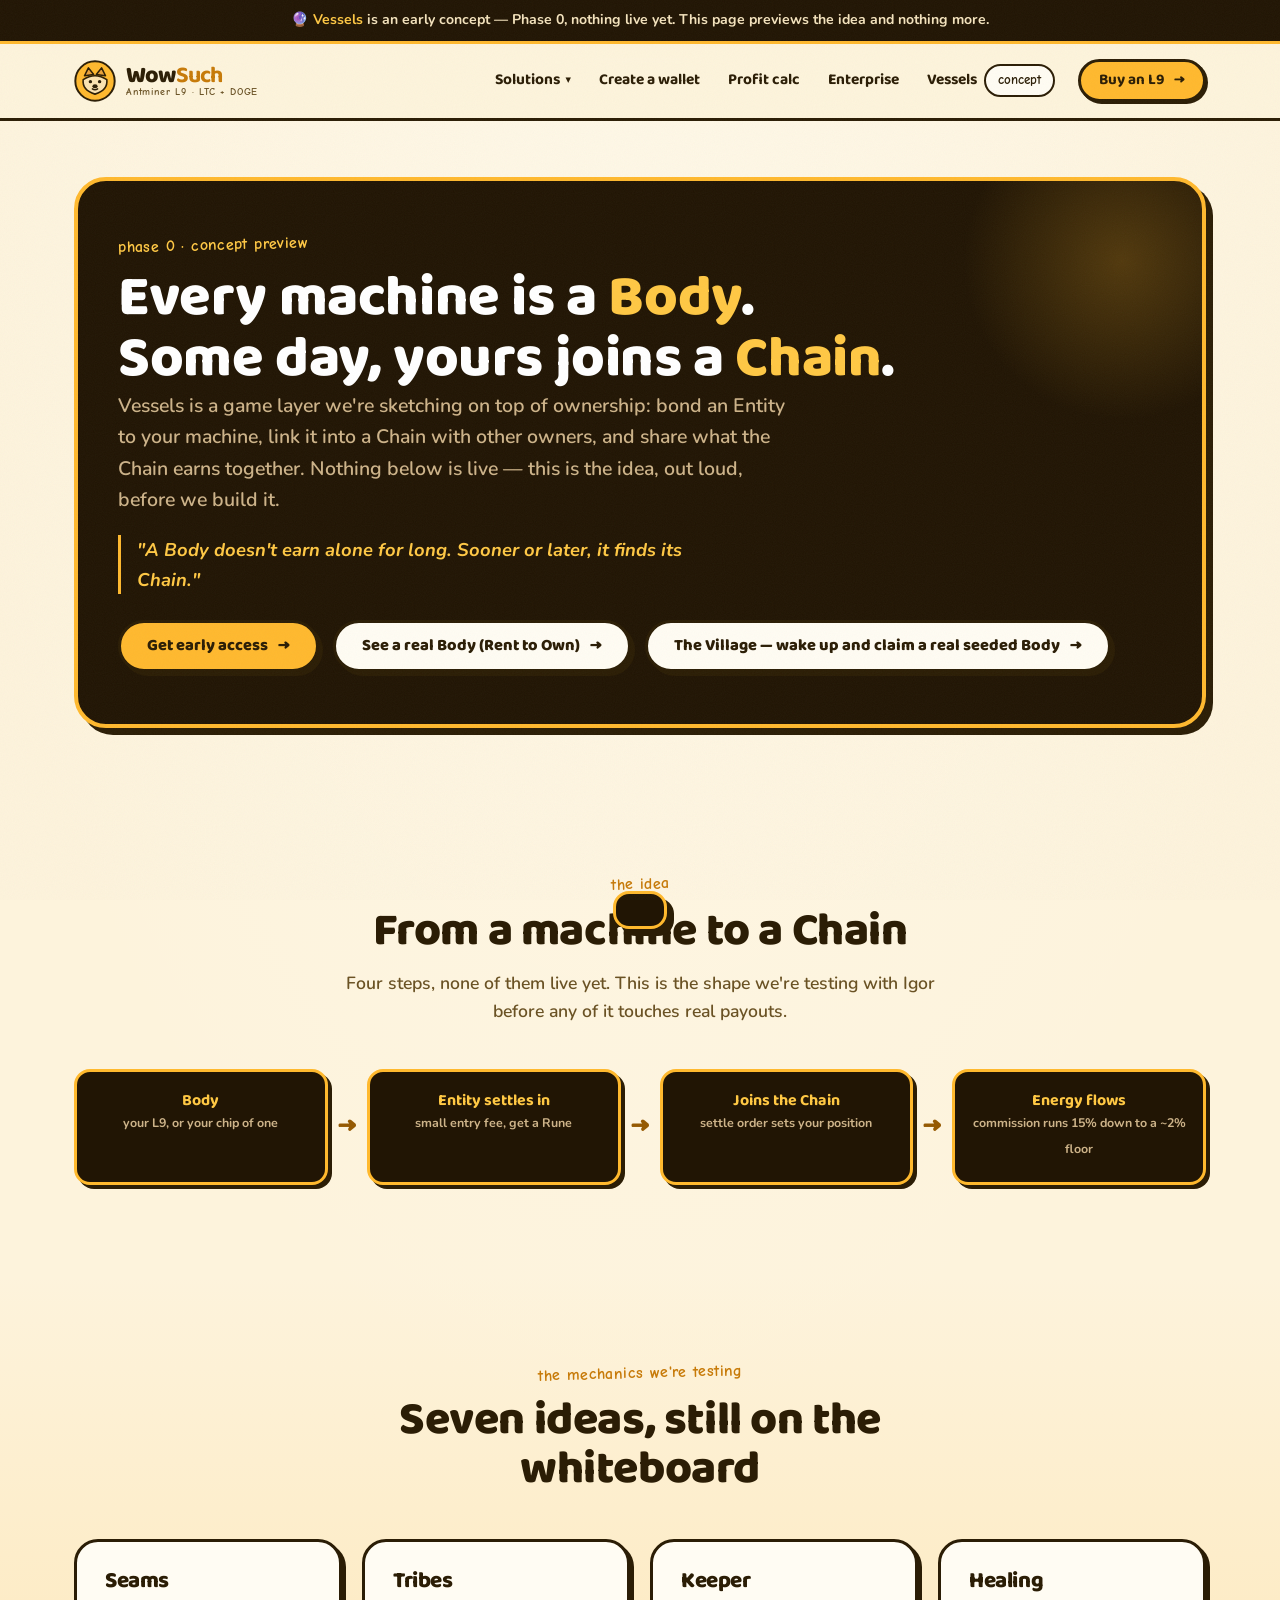
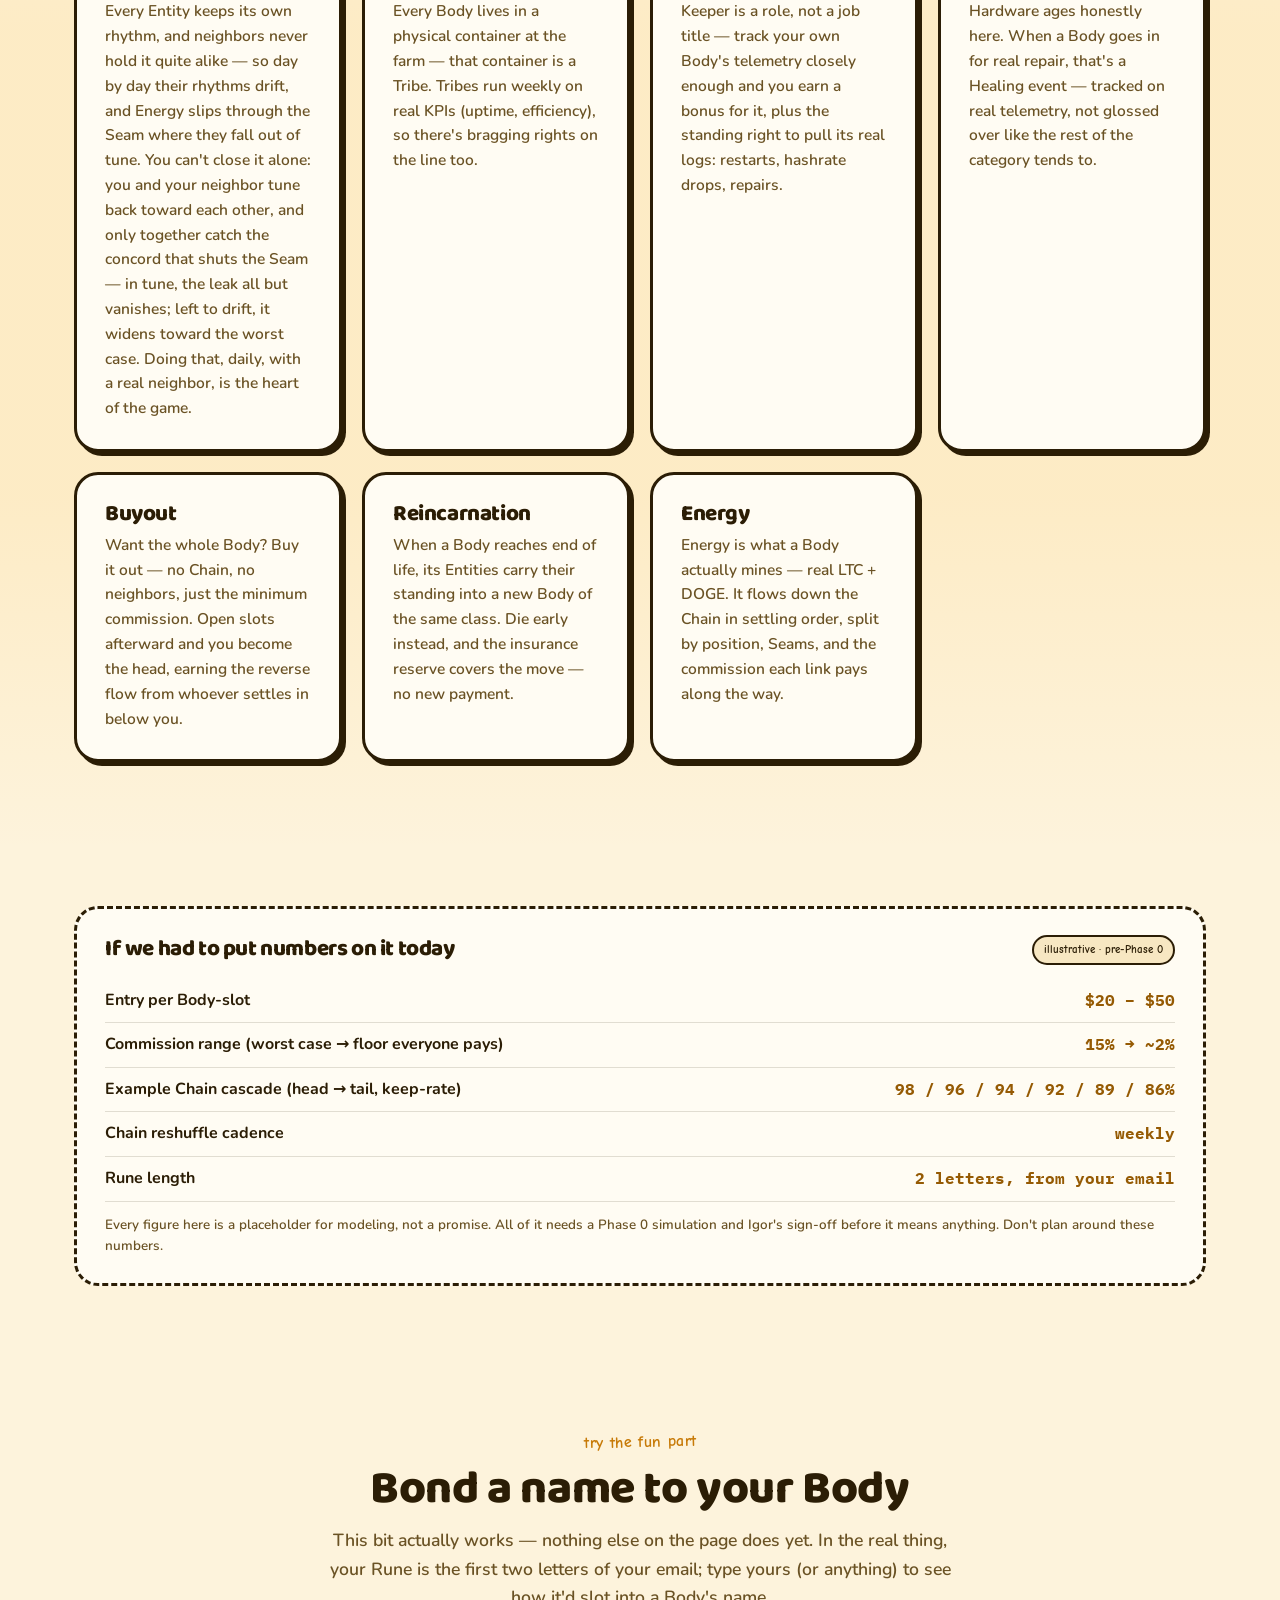
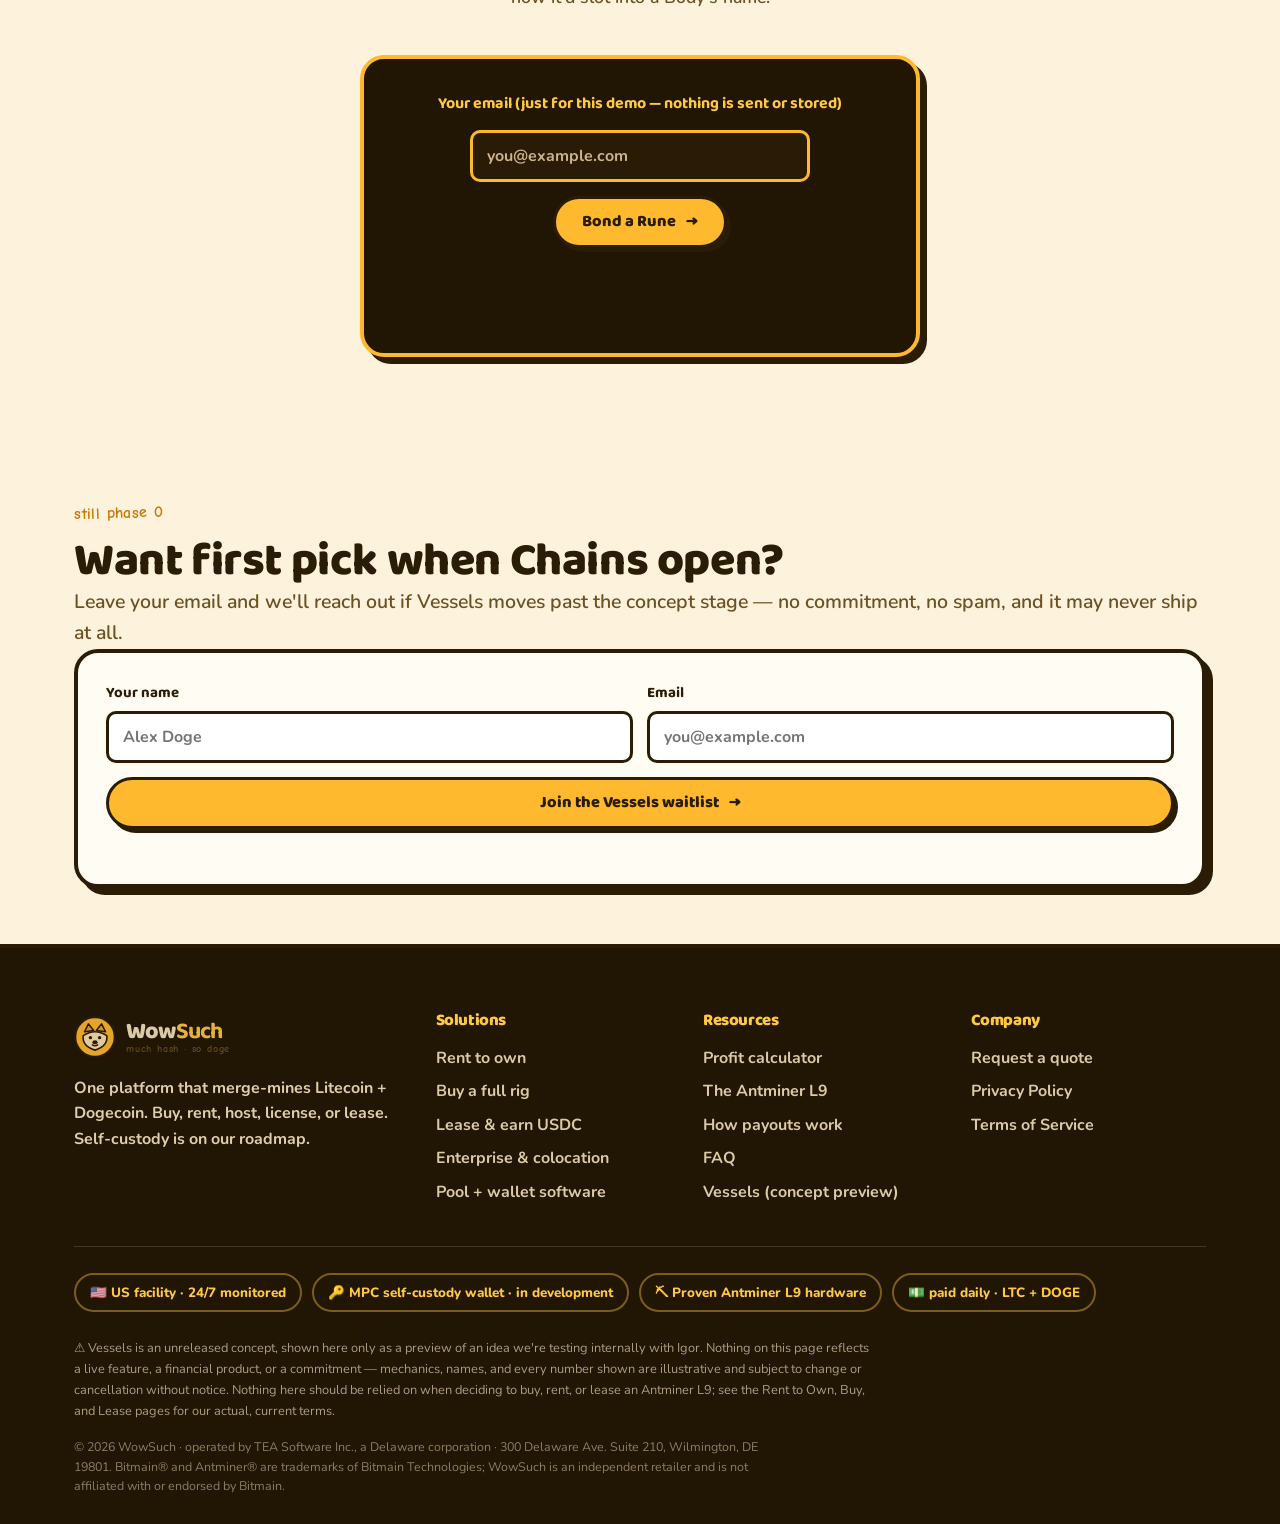
<file: vessels.html>
<!doctype html>
<html lang="en">
<head>
<meta charset="utf-8">
<meta name="viewport" content="width=device-width, initial-scale=1">
<title>Vessels · a concept preview — WowSuch</title>
<meta name="description" content="Vessels is an early concept: bond an Entity to your machine, link it into a Chain with other owners, and share what the Chain earns. Phase 0 preview — not live yet.">
<link rel="canonical" href="https://wowsuch.example/vessels.html">
<meta name="theme-color" content="#211504">
<meta property="og:type" content="website">
<meta property="og:site_name" content="WowSuch">
<meta property="og:title" content="Vessels · a concept preview — WowSuch">
<meta property="og:description" content="Bond an Entity to your machine, link it into a Chain, share what the Chain earns. Early concept — Phase 0.">
<meta name="twitter:card" content="summary">
<link rel="icon" type="image/svg+xml" href="assets/img/favicon.svg">
<link rel="preconnect" href="https://fonts.googleapis.com">
<link rel="preconnect" href="https://fonts.gstatic.com" crossorigin>
<link href="https://fonts.googleapis.com/css2?family=Baloo+2:wght@500;600;700;800&family=Comic+Neue:wght@700&family=IBM+Plex+Mono:wght@500;600;700&family=Nunito:wght@400;600;700;800&display=swap" rel="stylesheet">
<link rel="stylesheet" href="assets/css/base.css">
<link rel="stylesheet" href="assets/css/components.css">
<style>
  /* ---- page-specific: vessels (concept preview) ---- */
  .vs-hero{background:var(--night);color:var(--cream-on-dark);border-radius:var(--r-xl);
    border:4px solid var(--gold);box-shadow:var(--sh-3);padding:52px 40px;position:relative;overflow:hidden;}
  .vs-hero::before{content:"";position:absolute;right:-80px;top:-80px;width:320px;height:320px;
    background:radial-gradient(circle,rgba(255,185,46,.22),transparent 70%);}
  .vs-hero .eyebrow{color:var(--gold-on-dark);}
  .vs-hero h1{color:#fff;}
  .vs-hero h1 .pop{color:var(--gold-on-dark);}
  .vs-hero .sub{color:var(--soft-on-dark);max-width:56ch;}
  .vs-quote{font-style:italic;font-weight:700;color:var(--gold-on-dark);font-size:1.15rem;
    margin:20px 0 0;max-width:52ch;border-left:3px solid var(--gold);padding-left:16px;}
  .vs-flow .node{background:var(--night);color:var(--cream-on-dark);border-color:var(--gold);}
  .vs-flow .node b{color:var(--gold-on-dark);}
  .vs-flow .node small{color:var(--soft-on-dark);}
  .vs-flow .arw{color:var(--amber-ink);}
  .rune-card{background:var(--night);color:var(--cream-on-dark);border:4px solid var(--gold);
    border-radius:var(--r-lg);box-shadow:var(--sh-3);padding:32px;text-align:center;}
  .rune-card input{width:100%;max-width:340px;border:3px solid var(--gold);border-radius:var(--r-sm);
    padding:12px 14px;font-family:var(--body);font-weight:700;font-size:1rem;background:#2A1B06;
    color:#fff;margin:14px auto;display:block;}
  .rune-card input::placeholder{color:var(--soft-on-dark);}
  .rune-out{font-family:var(--display);font-weight:800;font-size:1.9rem;color:var(--gold-on-dark);
    min-height:2.4em;display:flex;flex-direction:column;align-items:center;justify-content:center;gap:6px;flex-wrap:wrap;text-align:center;}
  .vs-illus-band{background:var(--paper);border:3px dashed var(--ink);border-radius:var(--r-lg);
    padding:26px 28px;}
  .vs-illus-band .row{display:flex;justify-content:space-between;gap:14px;padding:9px 0;
    border-bottom:1px solid var(--ink-faint);font-weight:700;flex-wrap:wrap;}
  .vs-illus-band .row:last-child{border-bottom:0;}
  .vs-illus-band .row .v{font-family:var(--mono);color:var(--amber-ink);}
</style>
</head>
<body>
<a class="skip-link" href="#top">Skip to content</a>

<div class="topbar"><span>🔮 <b>Vessels</b> is an early concept — Phase 0, nothing live yet. This page previews the idea and nothing more.</span></div>

<header class="nav"><div class="wrap nav-inner">
  <a class="brand" href="index.html" aria-label="WowSuch home">
    <svg class="mark" viewBox="0 0 64 64" aria-hidden="true">
      <circle cx="32" cy="32" r="30" fill="#FFB92E" stroke="#2B1D05" stroke-width="3"/>
      <path d="M16 24 L22 12 L30 22 Z" fill="#E9A23B" stroke="#2B1D05" stroke-width="2.4" stroke-linejoin="round"/>
      <path d="M48 24 L42 12 L34 22 Z" fill="#E9A23B" stroke="#2B1D05" stroke-width="2.4" stroke-linejoin="round"/>
      <path d="M14 30 Q32 18 50 30 Q52 46 32 52 Q12 46 14 30 Z" fill="#FBE3B0" stroke="#2B1D05" stroke-width="2.4"/>
      <circle cx="25" cy="33" r="2.6" fill="#2B1D05"/><circle cx="39" cy="33" r="2.6" fill="#2B1D05"/>
      <ellipse cx="32" cy="40" rx="4" ry="3" fill="#2B1D05"/>
      <path d="M28 44 Q32 47 36 44" fill="none" stroke="#2B1D05" stroke-width="2.2" stroke-linecap="round"/>
    </svg>
    <span class="name">Wow<b>Such</b><small>Antminer L9 · LTC + DOGE</small></span>
  </a>
  <nav class="links" id="navlinks" aria-label="Main">
    <span class="has-drop"><a class="drop-toggle">Solutions <span class="caret">▾</span></a>
      <span class="drop-menu">
        <a href="rent-to-own.html">Rent to Own &amp; Mine it<small>by the chip · from $13.89/mo · 12 chips</small></a>
        <a href="buy.html">Buy a Full Rig &amp; Mine it<small>own an L9 outright · $4,995</small></a>
        <a href="lease.html">Lease your Rig to us &amp; Earn<small>we run it, you get paid USDC</small></a>
        <a href="enterprise.html">Bring your Own Rigs<small>enterprise colocation · 50+</small></a>
        <a href="whitelabel.html">Pool + Wallet Software<small>launch your own pool + MPC</small></a>
      </span>
    </span>
    <a href="wallet.html">Create a wallet</a>
    <a href="buy.html#calc">Profit calc</a>
    <a href="enterprise.html">Enterprise</a>
    <a href="vessels.html" aria-current="page">Vessels <span class="chip" style="margin-left:4px">concept</span></a>
    <a class="btn sm nav-cta" href="buy.html">Buy an L9 <span class="arrow">→</span></a>
  </nav>
  <button class="burger" id="burger" aria-label="Menu"><span></span></button>
</div></header>

<main id="top">

<!-- ============ HERO ============ -->
<section class="tight"><div class="wrap">
  <div class="vs-hero reveal in">
    <span class="eyebrow">phase 0 · concept preview</span>
    <h1>Every machine is a <span class="pop">Body</span>.<br>Some day, yours joins a <span class="pop">Chain</span>.</h1>
    <p class="sub">Vessels is a game layer we're sketching on top of ownership: bond an Entity to your machine, link it into a Chain with other owners, and share what the Chain earns together. Nothing below is live — this is the idea, out loud, before we build it.</p>
    <p class="vs-quote">"A Body doesn't earn alone for long. Sooner or later, it finds its Chain."</p>
    <div class="hero-ctas">
      <a class="btn" href="#waitlist">Get early access <span class="arrow">→</span></a>
      <a class="btn alt" href="rent-to-own.html">See a real Body (Rent to Own) <span class="arrow">→</span></a>
      <a class="btn alt" href="village.html">The Village — wake up and claim a real seeded Body <span class="arrow">→</span></a>
    </div>
  </div>
</div></section>

<!-- ============ HOW IT WORKS ============ -->
<section><div class="wrap">
  <div class="sec-head center">
    <span class="eyebrow">the idea</span>
    <h2>From a machine to a Chain</h2>
    <p>Four steps, none of them live yet. This is the shape we're testing with Igor before any of it touches real payouts.</p>
  </div>
  <div class="flow vs-flow">
    <div class="node"><b>Body</b><small>your L9, or your chip of one</small></div>
    <div class="arw">→</div>
    <div class="node"><b>Entity settles in</b><small>small entry fee, get a Rune</small></div>
    <div class="arw">→</div>
    <div class="node"><b>Joins the Chain</b><small>settle order sets your position</small></div>
    <div class="arw">→</div>
    <div class="node"><b>Energy flows</b><small>commission runs 15% down to a ~2% floor</small></div>
  </div>
</div></section>

<!-- ============ CONCEPTS ============ -->
<section class="band-alt"><div class="wrap">
  <div class="sec-head center">
    <span class="eyebrow">the mechanics we're testing</span>
    <h2>Seven ideas, still on the whiteboard</h2>
  </div>
  <div class="sol-grid">
    <div class="sol-card">
      <h3>Seams</h3>
      <p>Every Entity keeps its own rhythm, and neighbors never hold it quite alike — so day by day their rhythms drift, and Energy slips through the Seam where they fall out of tune. You can't close it alone: you and your neighbor tune back toward each other, and only together catch the concord that shuts the Seam — in tune, the leak all but vanishes; left to drift, it widens toward the worst case. Doing that, daily, with a real neighbor, is the heart of the game.</p>
    </div>
    <div class="sol-card">
      <h3>Tribes</h3>
      <p>Every Body lives in a physical container at the farm — that container is a Tribe. Tribes run weekly on real KPIs (uptime, efficiency), so there's bragging rights on the line too.</p>
    </div>
    <div class="sol-card">
      <h3>Keeper</h3>
      <p>Keeper is a role, not a job title — track your own Body's telemetry closely enough and you earn a bonus for it, plus the standing right to pull its real logs: restarts, hashrate drops, repairs.</p>
    </div>
    <div class="sol-card">
      <h3>Healing</h3>
      <p>Hardware ages honestly here. When a Body goes in for real repair, that's a Healing event — tracked on real telemetry, not glossed over like the rest of the category tends to.</p>
    </div>
    <div class="sol-card">
      <h3>Buyout</h3>
      <p>Want the whole Body? Buy it out — no Chain, no neighbors, just the minimum commission. Open slots afterward and you become the head, earning the reverse flow from whoever settles in below you.</p>
    </div>
    <div class="sol-card">
      <h3>Reincarnation</h3>
      <p>When a Body reaches end of life, its Entities carry their standing into a new Body of the same class. Die early instead, and the insurance reserve covers the move — no new payment.</p>
    </div>
    <div class="sol-card">
      <h3>Energy</h3>
      <p>Energy is what a Body actually mines — real LTC + DOGE. It flows down the Chain in settling order, split by position, Seams, and the commission each link pays along the way.</p>
    </div>
  </div>
</div></section>

<!-- ============ ILLUSTRATIVE MATH ============ -->
<section class="tight"><div class="wrap">
  <div class="vs-illus-band">
    <div style="display:flex;justify-content:space-between;align-items:center;gap:12px;flex-wrap:wrap;margin-bottom:14px">
      <h3 style="margin:0">If we had to put numbers on it today</h3>
      <span class="illus">illustrative · pre-Phase 0</span>
    </div>
    <div class="row"><span>Entry per Body-slot</span><span class="v">$20 – $50</span></div>
    <div class="row"><span>Commission range (worst case → floor everyone pays)</span><span class="v">15% → ~2%</span></div>
    <div class="row"><span>Example Chain cascade (head → tail, keep-rate)</span><span class="v">98 / 96 / 94 / 92 / 89 / 86%</span></div>
    <div class="row"><span>Chain reshuffle cadence</span><span class="v">weekly</span></div>
    <div class="row"><span>Rune length</span><span class="v">2 letters, from your email</span></div>
    <p class="chart-note">Every figure here is a placeholder for modeling, not a promise. All of it needs a Phase 0 simulation and Igor's sign-off before it means anything. Don't plan around these numbers.</p>
  </div>
</div></section>

<!-- ============ RUNE GENERATOR ============ -->
<section><div class="wrap">
  <div class="sec-head center">
    <span class="eyebrow">try the fun part</span>
    <h2>Bond a name to your Body</h2>
    <p>This bit actually works — nothing else on the page does yet. In the real thing, your Rune is the first two letters of your email; type yours (or anything) to see how it'd slot into a Body's name.</p>
  </div>
  <div class="rune-card" style="max-width:560px;margin:0 auto">
    <label for="runeSeed" style="font-family:var(--display);font-weight:700;color:var(--gold-on-dark)">Your email (just for this demo — nothing is sent or stored)</label>
    <input id="runeSeed" placeholder="you@example.com" autocomplete="off">
    <button class="btn" id="runeBtn" type="button">Bond a Rune <span class="arrow">→</span></button>
    <div class="rune-out" id="runeOut" aria-live="polite"></div>
  </div>
</div></section>

<!-- ============ WAITLIST ============ -->
<section class="tight" id="waitlist"><div class="wrap contact-grid">
  <div>
    <span class="eyebrow">still Phase 0</span>
    <h2>Want first pick when Chains open?</h2>
    <p class="sub">Leave your email and we'll reach out if Vessels moves past the concept stage — no commitment, no spam, and it may never ship at all.</p>
  </div>
  <form class="lead reveal" id="leadForm">
    <input type="hidden" id="opt" value="Vessels waitlist">
    <div class="ftwo">
      <div><label for="nm">Your name</label><input id="nm" required placeholder="Alex Doge" autocomplete="name"></div>
      <div><label for="em">Email</label><input id="em" type="email" required placeholder="you@example.com" autocomplete="email"></div>
    </div>
    <button class="btn block" type="submit">Join the Vessels waitlist <span class="arrow">→</span></button>
    <p class="form-status" id="leadStatus"></p>
  </form>
</div></section>

</main>

<!-- ============ FOOTER ============ -->
<footer><div class="wrap">
  <div class="foot-grid">
    <div>
      <a class="brand" href="index.html" aria-label="WowSuch home">
        <svg class="mark" viewBox="0 0 64 64" aria-hidden="true">
          <circle cx="32" cy="32" r="30" fill="#FFB92E" stroke="#2B1D05" stroke-width="3"/>
          <path d="M16 24 L22 12 L30 22 Z" fill="#E9A23B" stroke="#2B1D05" stroke-width="2.4" stroke-linejoin="round"/>
          <path d="M48 24 L42 12 L34 22 Z" fill="#E9A23B" stroke="#2B1D05" stroke-width="2.4" stroke-linejoin="round"/>
          <path d="M14 30 Q32 18 50 30 Q52 46 32 52 Q12 46 14 30 Z" fill="#FBE3B0" stroke="#2B1D05" stroke-width="2.4"/>
          <circle cx="25" cy="33" r="2.6" fill="#2B1D05"/><circle cx="39" cy="33" r="2.6" fill="#2B1D05"/>
          <ellipse cx="32" cy="40" rx="4" ry="3" fill="#2B1D05"/>
          <path d="M28 44 Q32 47 36 44" fill="none" stroke="#2B1D05" stroke-width="2.2" stroke-linecap="round"/>
        </svg>
        <span class="name">Wow<b>Such</b><small>much hash · so doge</small></span>
      </a>
      <p style="font-weight:700;margin-top:14px;max-width:36ch;opacity:.9">One platform that merge-mines Litecoin + Dogecoin. Buy, rent, host, license, or lease. Self-custody is on our roadmap.</p>
    </div>
    <div><h4>Solutions</h4>
      <a href="rent-to-own.html">Rent to own</a>
      <a href="buy.html">Buy a full rig</a>
      <a href="lease.html">Lease &amp; earn USDC</a>
      <a href="enterprise.html">Enterprise &amp; colocation</a>
      <a href="whitelabel.html">Pool + wallet software</a>
    </div>
    <div><h4>Resources</h4>
      <a href="buy.html#calc">Profit calculator</a>
      <a href="buy.html#machine">The Antminer L9</a>
      <a href="index.html#how">How payouts work</a>
      <a href="index.html#faq">FAQ</a>
      <a href="vessels.html">Vessels (concept preview)</a>
    </div>
    <div><h4>Company</h4>
      <a href="enterprise.html#contact">Request a quote</a>
      <a href="privacy.html">Privacy Policy</a>
      <a href="terms.html">Terms of Service</a>    </div>
  </div>
  <div class="foot-trust">
    <span class="t">🇺🇸 US facility · 24/7 monitored</span>
    <span class="t">🔑 MPC self-custody wallet · in development</span>
    <span class="t">⛏ Proven Antminer L9 hardware</span>
    <span class="t">💵 paid daily · LTC + DOGE</span>
  </div>
  <p class="risk">⚠ Vessels is an unreleased concept, shown here only as a preview of an idea we're testing internally with Igor. Nothing on this page reflects a live feature, a financial product, or a commitment — mechanics, names, and every number shown are illustrative and subject to change or cancellation without notice. Nothing here should be relied on when deciding to buy, rent, or lease an Antminer L9; see the Rent to Own, Buy, and Lease pages for our actual, current terms.</p>
  <p class="legal">© <span id="yr"></span> WowSuch · operated by TEA Software Inc., a Delaware corporation · 300 Delaware Ave. Suite 210, Wilmington, DE 19801. Bitmain® and Antminer® are trademarks of Bitmain Technologies; WowSuch is an independent retailer and is not affiliated with or endorsed by Bitmain.</p>
</div></footer>

<div class="toast" id="toast" role="status"></div>

<script src="assets/js/core.js"></script>
<script>
(function () {
  "use strict";
  var CHAINMATES = ["IG", "AN", "MA"];
  var btn = document.getElementById("runeBtn");
  var out = document.getElementById("runeOut");
  var seed = document.getElementById("runeSeed");
  if (btn) {
    btn.addEventListener("click", function () {
      var raw = (seed.value || "you@wowsuch.com").trim() || "you@wowsuch.com";
      var letters = raw.replace(/[^a-zA-Z]/g, "").toUpperCase();
      var rune = (letters.slice(0, 2) || "XX");
      if (rune.length < 2) { rune = (rune + "XX").slice(0, 2); }
      var bodyName = CHAINMATES.concat([rune]).join("");
      bodyName = bodyName.charAt(0) + bodyName.slice(1).toLowerCase();
      out.innerHTML = "Your Rune: <b>" + rune + "</b>" +
        "<br><span style=\"font-size:.55em;font-weight:600\">Settle behind " + CHAINMATES.join(", ") +
        " and this Body's name becomes <b>" + bodyName + "</b></span>";
    });
  }

  var status = document.getElementById("leadStatus");
  var form = document.getElementById("leadForm");
  if (form && status) {
    form.addEventListener("submit", function () {
      status.textContent = "";
      status.className = "form-status ok";
      setTimeout(function () { status.textContent = "Added to the waitlist — thanks for the interest."; }, 30);
    });
  }
})();
</script>
</body>
</html>
</file>
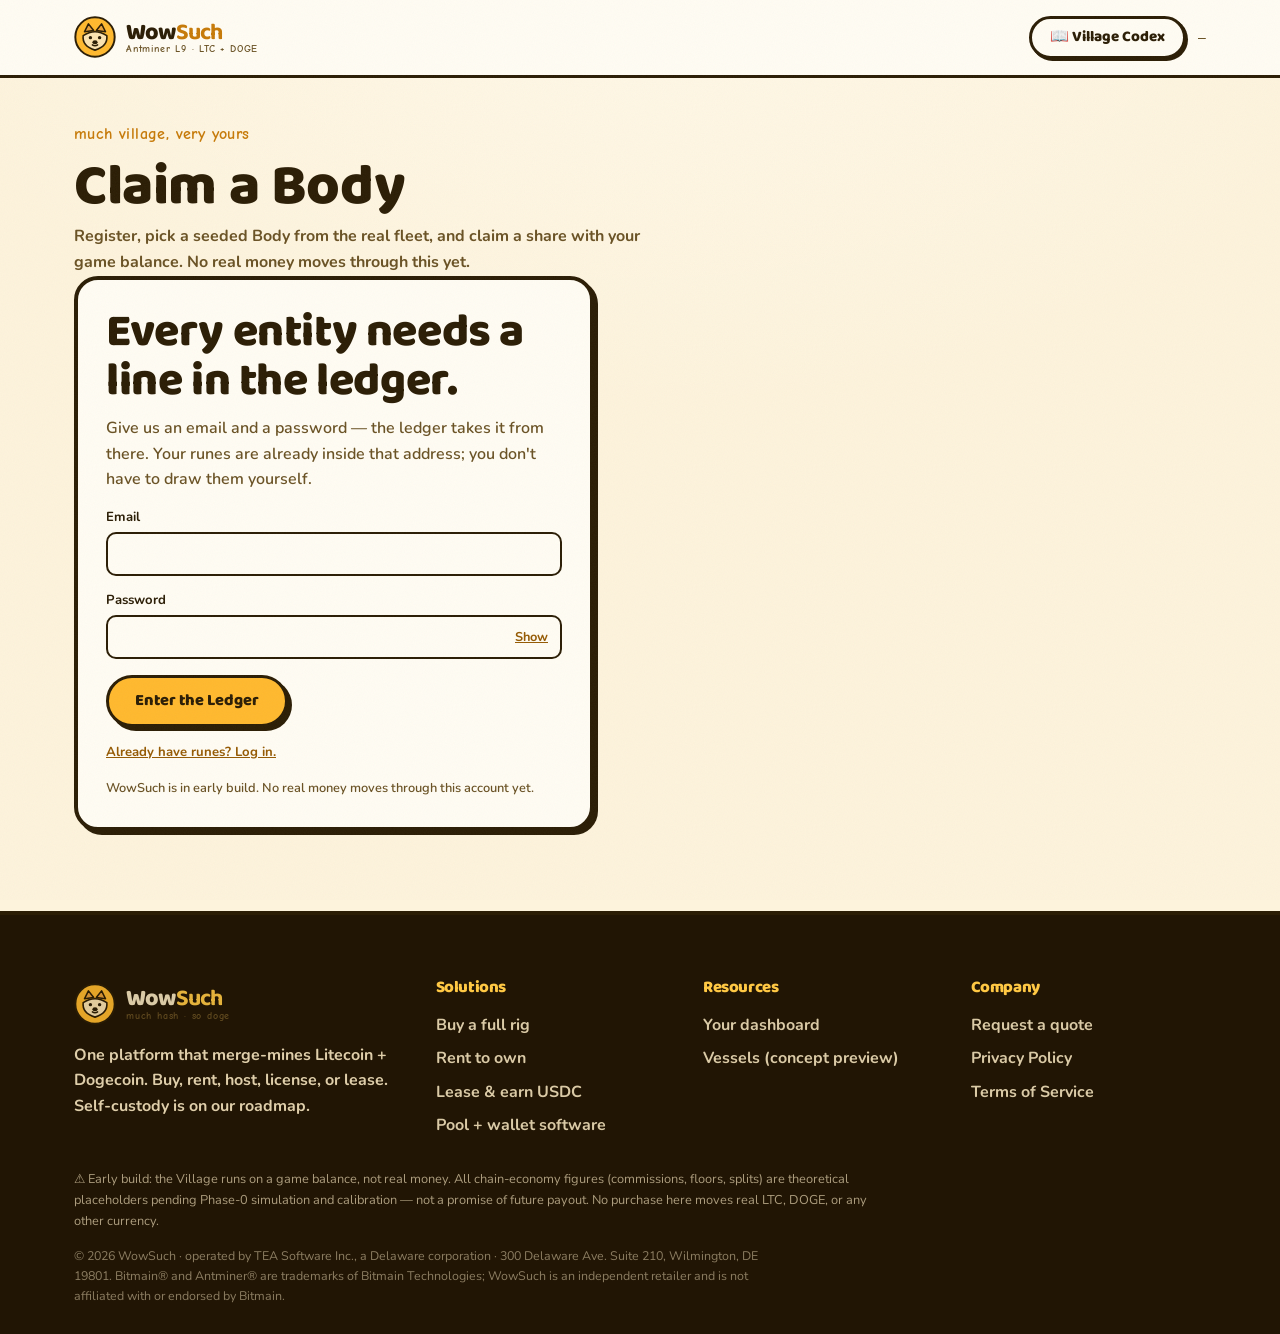
<file: village.html>
<!doctype html>
<html lang="en">
<head>
<meta charset="utf-8">
<meta name="viewport" content="width=device-width, initial-scale=1">
<title>The Village — Claim a Body | WowSuch</title>
<meta name="description" content="Register, choose a seeded Body, and claim a share with your game balance — no real money moves yet.">
<meta name="robots" content="noindex">
<link rel="canonical" href="https://wowsuch.example/village.html">
<meta name="theme-color" content="#FFB92E">
<link rel="icon" type="image/svg+xml" href="assets/img/favicon.svg">
<link rel="preconnect" href="https://fonts.googleapis.com">
<link rel="preconnect" href="https://fonts.gstatic.com" crossorigin>
<link href="https://fonts.googleapis.com/css2?family=Baloo+2:wght@500;600;700;800&family=Comic+Neue:wght@700&family=IBM+Plex+Mono:wght@500;600;700&family=Nunito:wght@400;600;700;800&display=swap" rel="stylesheet">
<link rel="stylesheet" href="assets/css/base.css">
<link rel="stylesheet" href="assets/css/components.css">
<style>
  /* ---- page-specific: village (buy-flow, dev-inbox #025) ---- */
  .dash-head{border-bottom:3px solid var(--ink);background:var(--paper);}
  .dash-head .wrap{display:flex;align-items:center;justify-content:space-between;gap:16px;padding:16px 24px;flex-wrap:wrap;}
  .dash-head .acct{font-family:var(--mono);font-weight:700;font-size:.82rem;color:var(--ink-soft);}
  /* flex-wrap added with dev-inbox 127's header link: this row can now hold four
     items for a logged-in player (replay button when unlocked, Codex, the ledger
     link, the account chip). It sits inside body{overflow-x:hidden}, so an
     overflowing nowrap row is CLIPPED rather than scrollable -- the account chip
     would simply leave the screen at 390px with nothing to show it had. The
     parent .wrap already wraps; this row did not. */
  .dash-head .head-actions{display:flex;align-items:center;gap:12px;margin-left:auto;flex-wrap:wrap;justify-content:flex-end;}
  .dash-main{padding:44px 0 80px;}
  .vg-panel{max-width:520px;}
  .vg-panel label{display:block;font-weight:700;font-size:.82rem;margin-top:14px;}
  .vg-panel input{width:100%;padding:10px 12px;border:2.5px solid var(--ink);border-radius:var(--r-sm);
    font-family:inherit;font-size:.95rem;margin-top:4px;background:var(--paper);}
  .vg-error{color:#a33;font-weight:700;font-size:.85rem;margin-top:10px;}
  .vg-onboard-card h4{font-family:var(--display);font-size:1rem;margin-top:8px;}
  .vg-onboard-card p{color:var(--ink-soft);font-weight:600;font-size:.88rem;margin-top:6px;}
  .vg-balance-chip{font-family:var(--mono);font-weight:800;color:var(--gold-on-dark);}

  /* ---- the Awakening, played once at account creation (Asana 1217155234707163) ----
     Moved here from the old standalone awakening.html concept demo: the awakening
     is not a teaser sitting next to the product, it IS what happens when an
     account is born. One scene at a time, advanced by the player. */
  .vg-intro{margin-top:26px;}
  .vg-scene{display:none;}
  .vg-scene.active{display:block;}
  .vg-progress{display:flex;gap:6px;margin-bottom:18px;}
  .vg-progress i{height:6px;flex:1;border-radius:99px;background:rgba(255,185,46,.48);}
  .vg-progress i.done{background:var(--gold-on-dark);}
  .vg-rune{font-family:var(--mono);font-weight:800;color:var(--gold-on-dark);letter-spacing:.08em;}
  .vg-frog{border:3px solid var(--gold);border-radius:var(--r-md);background:#2A1B06;
    padding:16px 18px;margin-top:18px;max-width:320px;text-align:center;}
  .vg-frog .ico{font-size:2.2rem;line-height:1;}
  .vg-frog h4{font-family:var(--display);color:#fff;font-size:1rem;margin-top:8px;}
  .vg-frog small{display:block;font-family:var(--mono);font-size:.76rem;color:var(--soft-on-dark);margin-top:4px;}
  .vg-aside{font-size:.86rem !important;color:var(--soft-on-dark);opacity:.8;font-style:italic;}
  .vg-actions{margin-top:22px;display:flex;gap:12px;flex-wrap:wrap;align-items:center;}
  .vg-replay{display:none;}
  .vg-replay.on{display:inline-flex;}

  /* ---- guided-sequence story beats (dev-inbox: frog-to-miner onboarding + Codex) ---- */
  .vg-beat{border:3px solid var(--gold);border-radius:var(--r-md);background:var(--cream-2);
    padding:14px 18px;margin-bottom:16px;position:relative;color:var(--ink);max-width:56ch;}
  .vg-beat h4{font-family:var(--display);font-size:.95rem;margin:0 0 6px;padding-right:26px;}
  .vg-beat p{font-size:.85rem;font-weight:600;color:var(--ink-soft);margin:0;}
  .vg-beat-close{position:absolute;top:10px;right:10px;background:none;border:none;font-size:1rem;
    cursor:pointer;color:var(--ink-soft);font-weight:700;line-height:1;padding:2px 6px;}
  .vg-beat-close:hover{color:var(--ink);}

  /* ---- Village Codex: persistent reference panel, not a one-time popup ---- */
  .vg-codex-overlay{position:fixed;inset:0;background:rgba(20,14,4,.62);display:flex;
    align-items:center;justify-content:center;padding:20px;z-index:200;}
  .vg-codex-panel{background:var(--paper);border:3px solid var(--ink);border-radius:var(--r-lg);
    max-width:560px;max-height:86vh;overflow-y:auto;padding:28px 28px 24px;position:relative;}
  .vg-codex-panel h2{margin:0 0 6px;}
  .vg-codex-intro{font-weight:700;color:var(--ink-soft);margin-bottom:14px;}
  .vg-codex-list{list-style:none;margin:0;padding:0;}
  .vg-codex-entry{padding:10px 0;border-bottom:1px solid var(--ink-faint);}
  .vg-codex-entry:last-child{border-bottom:none;}
  .vg-codex-entry b{font-family:var(--display);font-weight:800;font-size:.95rem;display:block;}
  .vg-codex-entry span{display:block;margin-top:4px;font-weight:600;color:var(--ink-soft);font-size:.88rem;}
  .vg-codex-closing{margin-top:16px;font-size:.82rem;color:var(--ink-soft);font-weight:700;}
  .vg-codex-close{position:absolute;top:14px;right:14px;background:none;border:none;font-size:1.2rem;
    cursor:pointer;font-weight:700;color:var(--ink-soft);line-height:1;padding:4px 6px;}
  .vg-codex-close:hover{color:var(--ink);}

  /* ---- reused verbatim from awakening.html's Village/Body-Inspector styles ---- */
  .aw-stage{background:var(--night);color:var(--cream-on-dark);border:4px solid var(--gold);
    border-radius:var(--r-lg);padding:26px 22px;}
  .aw-stage .step-tag{font-family:var(--mono);font-weight:700;font-size:.8rem;color:var(--gold-on-dark);
    text-transform:uppercase;letter-spacing:.04em;}
  .aw-stage h2{color:#fff;margin-top:8px;}
  .aw-stage h3{color:#fff;}
  /* dev-inbox 146 (design review 2026-08-20, item 1): the Awakening gets a column and its
     headline a measure. Scoped to #onboarding, not .aw-stage -- #villageStage shares that
     class and holds the map, which must keep the full width. */
  #onboarding{max-width:760px;margin-left:auto;margin-right:auto;}
  #onboarding h2{max-width:24ch;}
  .aw-stage p{color:var(--soft-on-dark);font-weight:600;margin-top:12px;max-width:56ch;}
  /* ---- village map (dev-inbox/Asana [backend] Village map, replaces the old aw-body-card list) ---- */
  .vmap-wrap{position:relative;margin-top:14px;border:4px solid var(--gold);border-radius:var(--r-lg);
    overflow:hidden;background:#150e02;transition:opacity .18s linear;}
  #villageCanvas{display:block;width:100%;height:auto;touch-action:none;cursor:grab;}
  #villageCanvas:active{cursor:grabbing;}
  /* z-index 6 keeps the zoom stack ABOVE the loading overlay (5) while leaving
     today's loaded stacking exactly as it was: the tooltip is also 6 but later
     in the DOM, and the selection card is 7, so both still win over it. */
  .vmap-controls{position:absolute;top:10px;right:10px;display:flex;flex-direction:column;gap:6px;z-index:6;}
  .vmap-controls .btn{padding:6px 10px;line-height:1;min-width:34px;}
  /* A control that does nothing is half of what makes an unloaded map read as a
     broken one (dev-inbox 076). Present, and visibly dead, until Bodies land. */
  .vmap-controls .btn[disabled]{opacity:.4;cursor:default;}
  /* ---- map loading / failure state (dev-inbox 076) ----
     Opaque, and inside the SAME container as the map, so the footprint never
     changes and the layout cannot jump when the payload arrives. It paints no
     placeholder plots on purpose: a skeleton grid of dots here would be
     indistinguishable from real fleet state, which is a worse lie than a wait. */
  .vmap-loading{position:absolute;inset:0;z-index:5;display:flex;align-items:center;justify-content:center;
    background:#150e02;padding:18px;text-align:center;}
  .vmap-loading-inner{display:flex;flex-direction:column;align-items:center;gap:12px;}
  .vmap-pulse{width:56px;height:56px;border-radius:50%;flex:none;
    background:radial-gradient(circle,rgba(255,185,46,.60) 0%,rgba(255,185,46,.12) 58%,transparent 70%);
    animation:vmapPulse 1.7s ease-in-out infinite;}
  @keyframes vmapPulse{0%,100%{transform:scale(.70);opacity:.45;}50%{transform:scale(1);opacity:1;}}
  @media (prefers-reduced-motion:reduce){ .vmap-pulse{animation:none;} }
  .vmap-loading-line{font-family:var(--mono);font-size:1rem;font-weight:800;
    color:var(--gold-on-dark);margin:0;max-width:44ch;}
  .vmap-loading-sub{font-size:.86rem;font-weight:600;color:var(--soft-on-dark);margin:0;max-width:46ch;}
  .vmap-legend{position:absolute;bottom:8px;left:10px;display:flex;gap:12px;flex-wrap:wrap;
    background:rgba(20,14,4,.72);padding:6px 10px;border-radius:8px;max-width:calc(100% - 20px);}
  .vmap-legend span{font-family:var(--mono);font-size:.72rem;color:var(--soft-on-dark);
    display:flex;align-items:center;gap:5px;white-space:nowrap;}
  .vmap-legend .dot{width:9px;height:9px;border-radius:50%;display:inline-block;flex:none;}
  .vmap-legend .dot.healthy{background:#3AA655;}
  .vmap-legend .dot.warning{background:#E9A23B;}
  .vmap-legend .dot.critical{background:#C0392B;}
  /* dev-inbox 074. Kept in step with HEALTH_COLOR by hand -- the legend is CSS and the
     canvas is JS, so nothing enforces the pairing; changing one without the other
     produces a legend that quietly lies about what a colour means. */
  .vmap-legend .dot.resting{background:#7B5EA7;}
  .vmap-legend .dot.offline{background:#8a8a8a;}
  .vmap-legend .dot.unknown{background:#197075;}
  /* dev-inbox 121. NOT a seventh health colour. The danger mark is an OVERLAY the
     canvas strokes on top of whatever HEALTH_COLOR a Body already carries, so this
     swatch is a neutral ground with the ring over it rather than one more flat fill
     -- a reader who saw a solid colour here would look for it on the map and never
     find it. Hand-kept in step with DANGER_RING_COLOR in the JS, exactly as the
     074 comment above requires of the six health dots. */
  .vmap-legend .dot.danger{background:#6E6257;box-shadow:inset 0 0 0 2.5px #120C03;}
  .vmap-legend .dot.owned{background:transparent;border:2px solid #FFB92E;}
  .vmap-legend .dot.unclaimed{background:rgba(138,138,138,.35);border:1px solid rgba(255,216,115,.8);}
  .vmap-hint{font-size:.82rem;color:var(--soft-on-dark);font-weight:600;margin-top:8px;max-width:70ch;}
  /* dev-inbox 121: the badge and its reason line. The badge rides BESIDE a health
     word on the map card and leads the block in the detail panel. Deliberately
     muted -- dark ground, no red, no motion: this states a condition about a Body,
     it is not an alarm competing with the page for attention. */
  .vg-danger-badge{display:inline-block;margin-left:8px;padding:1px 7px;border-radius:999px;
    font-family:var(--mono);font-size:.62rem;font-weight:800;text-transform:uppercase;
    letter-spacing:.04em;color:#FFE7C2;background:#120C03;border:1px solid #6E6257;
    vertical-align:middle;white-space:nowrap;}
  .vg-danger{margin-top:12px;padding:10px 12px;border-radius:var(--r-sm);
    background:rgba(18,12,3,.55);border-left:3px solid #6E6257;}
  .vg-danger .vg-danger-badge{margin-left:0;}
  .vg-danger p{margin:6px 0 0;font-size:.86rem;line-height:1.5;color:var(--soft-on-dark);}

  /* ---- village map: the fleet -> district -> body navigation model ----
     Roman, 2026-08-04: "the map is not intuitive -- at some point you simply
     fall into a miner." Entering a Body now takes two deliberate acts (select,
     then Enter body), and every step of the way is named in a breadcrumb. */
  .vmap-bar{display:flex;align-items:center;gap:10px;flex-wrap:wrap;margin-top:16px;}
  .vmap-crumbs{display:flex;align-items:center;gap:5px;flex-wrap:wrap;
    font-family:var(--mono);font-size:.8rem;font-weight:700;}
  .vmap-crumbs .sep{color:var(--soft-on-dark);opacity:.55;}
  .vmap-crumbs .crumb{background:none;border:none;padding:2px 5px;font:inherit;color:var(--gold-on-dark);
    text-decoration:underline;cursor:pointer;border-radius:5px;}
  .vmap-crumbs .crumb:hover{background:rgba(255,185,46,.18);}
  .vmap-crumbs .crumb.here{color:#fff;text-decoration:none;cursor:default;}
  .vmap-levelchip{font-family:var(--mono);font-size:.66rem;font-weight:800;text-transform:uppercase;
    letter-spacing:.06em;color:#150e02;background:var(--gold-on-dark);border-radius:999px;padding:3px 10px;}
  /* Room filter: the same chip affordance as a breadcrumb crumb, so the map bar
     reads as one strip of controls rather than two unrelated widgets. */
  .vmap-filter{display:flex;align-items:center;gap:4px;flex-wrap:wrap;
    font-family:var(--mono);font-size:.8rem;font-weight:700;}
  .vmap-filter .fchip{background:none;border:1px solid transparent;padding:2px 8px;font:inherit;
    color:var(--gold-on-dark);text-decoration:underline;cursor:pointer;border-radius:5px;}
  .vmap-filter .fchip:hover{background:rgba(255,185,46,.18);}
  .vmap-filter .fchip[aria-pressed="true"]{color:#fff;text-decoration:none;
    background:rgba(255,185,46,.14);border-color:var(--gold-on-dark);cursor:default;}
  /* No payload indexed yet (or /map failed): there are no counts to state and
     nothing to filter, so the chips stop offering to do either. */
  .vmap-filter .fchip[disabled]{opacity:.45;cursor:default;text-decoration:none;
    background:none;border-color:transparent;}

  .vmap-tip{position:absolute;z-index:6;pointer-events:none;min-width:150px;max-width:230px;
    background:rgba(14,10,2,.96);border:2px solid var(--gold);border-radius:10px;padding:8px 10px;
    font-family:var(--mono);font-size:.72rem;line-height:1.45;color:var(--soft-on-dark);
    box-shadow:0 6px 18px rgba(0,0,0,.45);}
  .vmap-tip b{display:block;color:#fff;font-size:.8rem;margin-bottom:3px;}
  .vmap-tip .muted{opacity:.7;}

  .vmap-card{position:absolute;right:10px;bottom:10px;z-index:7;width:252px;
    background:#2A1B06;border:3px solid var(--gold);border-radius:var(--r-md);padding:14px 14px 13px;}
  .vmap-card h4{font-family:var(--display);color:#fff;font-size:1rem;margin:0;padding-right:20px;}
  .vmap-card .sub{display:block;font-family:var(--mono);font-size:.7rem;color:var(--soft-on-dark);margin-top:3px;}
  .vmap-card .sub.founder{color:var(--gold-on-dark);}
  .vmap-card dl{display:grid;grid-template-columns:1fr auto;gap:4px 10px;margin:11px 0 0;
    font-family:var(--mono);font-size:.72rem;color:var(--soft-on-dark);font-weight:700;}
  .vmap-card dt{margin:0;}
  .vmap-card dd{margin:0;color:#fff;text-align:right;}
  /* Second dd of the "Taken" row: spans both columns so it sits directly under
     the percentage it puts into words. */
  .vmap-card dd.room-line{grid-column:1 / -1;text-align:left;color:var(--gold-on-dark);font-size:.68rem;}
  .vmap-card .btn{margin-top:12px;width:100%;text-align:center;justify-content:center;}
  .vmap-card-close{position:absolute;top:7px;right:9px;background:none;border:none;color:var(--soft-on-dark);
    font-weight:800;font-size:.95rem;cursor:pointer;line-height:1;padding:2px 5px;}
  .vmap-card-close:hover{color:#fff;}

  .vg-founder{font-family:var(--mono);font-size:.78rem;font-weight:700;color:var(--gold-on-dark);margin-top:6px;}
  .vg-sr-only{position:absolute;width:1px;height:1px;padding:0;margin:-1px;overflow:hidden;
    clip:rect(0 0 0 0);white-space:nowrap;border:0;}
  .aw-chain-list .you-tag{font-family:var(--mono);font-size:.62rem;font-weight:800;color:#150e02;
    background:var(--gold-on-dark);border-radius:999px;padding:1px 7px;margin-left:8px;}
  /* Outlined, not filled: "you" stays the loudest mark in the chain. */
  .aw-chain-list .founder-tag{font-family:var(--mono);font-size:.62rem;font-weight:800;
    color:var(--gold-on-dark);border:1px solid var(--gold-on-dark);border-radius:999px;
    padding:0 7px;margin-left:8px;}
  .aw-chain-list li.is-founder .name{color:#fff;}

  .vg-fade-in{animation:vgFade .3s ease-out both;}
  @keyframes vgFade{from{opacity:0;transform:translateY(10px);}to{opacity:1;transform:none;}}
  @media (prefers-reduced-motion:reduce){ .vg-fade-in{animation:none;} .vmap-wrap{transition:none;} }
  /* On a phone the tooltip would sit under the finger and cover the map, so the
     selection card becomes a bottom sheet and hover disappears entirely. */
  @media (max-width:640px){
    .vmap-tip{display:none;}
    /* The legend overlay ate ~30% of a 285px-wide map. Below the map it costs
       nothing and stays readable. */
    .vmap-legend{position:static;background:none;padding:0 10px 10px;max-width:none;gap:8px 14px;}
    /* A phone is exactly where scanning 1000 Bodies by hand is worst, so the
       chips shrink and wrap onto their own row -- they never disappear. */
    .vmap-filter{width:100%;font-size:.74rem;gap:3px;}
    .vmap-filter .fchip{padding:2px 6px;}
    /* Same reason as the legend: floating over a 285px map, the zoom stack hid
       two whole columns of plots. */
    .vmap-controls{position:static;flex-direction:row;justify-content:flex-end;gap:8px;padding:8px 10px;}
    .vmap-controls .btn{min-width:34px;padding:6px 10px;}
    .vmap-card{position:fixed;left:0;right:0;bottom:0;width:auto;z-index:150;
      border-width:3px 0 0;border-radius:var(--r-lg) var(--r-lg) 0 0;padding:14px 18px 18px;
      box-shadow:0 -8px 26px rgba(0,0,0,.5);}
  }
  .vg-telemetry{border:2px solid var(--gold);border-radius:var(--r-sm);background:#2A1B06;
    padding:12px 14px;margin-top:14px;display:grid;grid-template-columns:repeat(auto-fit,minmax(110px,1fr));gap:10px;}
  .vg-telemetry .t-lab{display:block;font-family:var(--mono);font-size:.66rem;text-transform:uppercase;
    letter-spacing:.03em;color:var(--soft-on-dark);}
  .vg-telemetry .t-val{display:block;font-family:var(--mono);font-weight:700;color:#fff;font-size:.9rem;margin-top:2px;}

  /* ---- dev-inbox 091: the escape arc ----------------------------------
     THE BURN STRIP READS AS A COUNTDOWN, NOT AS A BALANCE (078 §D: "the
     countdown is the lore" -- a number that moves every night argues better
     than any paragraph). So `days left` is the largest thing in the strip and
     the other two support it, rather than three equal-weight stat tiles. */
  .vg-burn{border:3px solid var(--gold);border-radius:var(--r-md);background:#2A1B06;
           padding:16px 18px;margin-top:16px;}
  .vg-burn .lead{display:block;font-family:var(--display);color:#fff;font-size:1.05rem;margin-bottom:12px;}
  .vg-burn .nums{display:flex;flex-wrap:wrap;gap:22px;align-items:flex-end;}
  .vg-burn .lbl{display:block;font-family:var(--mono);font-size:.66rem;text-transform:uppercase;
                letter-spacing:.08em;color:var(--soft-on-dark);}
  .vg-burn .val{display:block;font-family:var(--mono);font-weight:700;color:#fff;font-size:1rem;margin-top:3px;}
  .vg-burn .days .val{font-size:1.9rem;line-height:1.1;color:var(--gold-on-dark);}
  .vg-burn .foot{color:var(--soft-on-dark);font-weight:600;font-size:.83rem;margin-top:14px;max-width:70ch;}
  .vg-burn .aw-note{margin-top:8px;}
  /* The gate cue: one line, gold-edged, sitting where the share picker would be.
     091 §3 -- the map SELLS what is locked, so nothing here greys out, blurs or
     hides ground; only the purchase action is gated. */
  .vg-gate{border:2px dashed var(--gold);border-radius:var(--r-sm);background:#2A1B06;
           padding:14px 16px;margin-top:18px;color:#fff;font-weight:700;}
  .vg-gate button{margin-top:12px;}
  @media(max-width:640px){ .vg-burn .days .val{font-size:1.5rem;} }
  .aw-occ-bar{height:8px;border-radius:99px;background:var(--night);border:1px solid var(--gold);
    margin-top:10px;overflow:hidden;}
  .aw-occ-fill{height:100%;background:var(--gold-on-dark);}
  .aw-occ-chips{display:flex;flex-wrap:wrap;gap:5px;justify-content:center;margin-top:8px;}
  .aw-occ-chip{font-family:var(--mono);font-size:.66rem;font-weight:700;padding:2px 7px;border-radius:999px;
    background:var(--night);border:1px solid var(--gold);color:var(--soft-on-dark);}
  .aw-note{font-size:.85rem !important;color:var(--soft-on-dark);opacity:.85;margin-top:18px !important;}
  .aw-choices{display:grid;grid-template-columns:repeat(auto-fit,minmax(180px,1fr));gap:14px;margin-top:22px;}
  .aw-choice{text-align:left;background:#2A1B06;border:3px solid var(--gold);border-radius:var(--r-md);
    padding:16px;cursor:pointer;color:inherit;font-family:inherit;}
  .aw-choice:hover{box-shadow:0 0 0 3px rgba(255,185,46,.35);}
  .aw-choice.selected{box-shadow:0 0 0 3px rgba(255,185,46,.6);background:#3a2607;}
  .aw-choice.selected h4::after{content:" ✓";color:var(--gold-on-dark);}
  .aw-choice:disabled{opacity:.4;cursor:not-allowed;}
  .aw-choice h4{font-family:var(--display);color:#fff;font-size:.95rem;margin-top:6px;}
  .aw-choice p{color:var(--soft-on-dark);font-weight:600;font-size:.83rem;margin-top:6px;max-width:none;}
  .aw-panel{border:3px solid var(--gold);border-radius:var(--r-md);background:#2A1B06;
    padding:18px 20px;margin-top:22px;max-width:56ch;}
  .aw-panel h3{font-family:var(--display);color:#fff;font-size:1rem;margin:0 0 10px;}
  .aw-math{border:3px solid var(--gold);border-radius:var(--r-md);background:#2A1B06;
    padding:6px 16px;margin-top:20px;max-width:56ch;}
  .aw-math .row{display:flex;justify-content:space-between;gap:16px;padding:9px 0;
    font-family:var(--mono);font-size:.85rem;color:var(--soft-on-dark);font-weight:700;
    border-bottom:1px solid rgba(255,185,46,.25);}
  .aw-math .row:last-child{border-bottom:none;}
  .aw-math .row b{color:var(--gold-on-dark);}
  .aw-math .row.net{font-weight:800;}
  .aw-math .row.net b{color:#fff;}
  /* dev-inbox 136: a note line sitting between two .row lines of the panel --
     the shared .aw-note look, with the row's own rhythm and divider. */
  .aw-math .aw-math-note{margin:0 !important;padding:0 0 9px;border-bottom:1px solid rgba(255,185,46,.25);}
  .aw-chain-list{list-style:none;margin:14px 0 0;padding:0;}
  .aw-chain-list li{display:flex;align-items:center;gap:12px;font-family:var(--mono);font-size:.82rem;
    font-weight:700;color:var(--soft-on-dark);padding:8px 0;border-bottom:1px dashed rgba(255,185,46,.25);}
  .aw-chain-list li:last-child{border-bottom:none;}
  .aw-chain-list li.you{color:#fff;}
  .aw-chain-list .pos{color:var(--gold-on-dark);flex:0 0 30px;}
  .aw-chain-list .name{flex:1;text-align:left;}
  .aw-chain-list .pct{flex:0 0 auto;text-align:right;}
  .aw-wallet-link{display:inline-block;margin-top:6px;background:none;border:none;padding:0;font-family:inherit;
    font-size:.82rem;font-weight:700;color:var(--gold-on-dark);text-decoration:underline;cursor:pointer;}
  /* dev-inbox 141 D: the door's mode link sits on the light auth panel, where
     gold-on-dark read pale yellow on cream. Scoped to the door only --
     .aw-wallet-link keeps its colour on the dark surfaces (#logoutLink). */
  #authToggle{color:var(--amber-ink);}
  .aw-pw-wrap{position:relative;margin-top:4px;}
  .vg-panel .aw-pw-wrap input{margin-top:0;padding-right:72px;}
  .aw-pw-toggle{position:absolute;right:6px;top:50%;transform:translateY(-50%);background:none;border:none;
    padding:6px 8px;font-family:inherit;font-size:.8rem;font-weight:700;color:var(--amber-ink);
    text-decoration:underline;cursor:pointer;}
  .aw-hidden{display:none !important;}
  @media (max-width:640px){ .aw-choices{grid-template-columns:1fr;} }
</style>
</head>
<body>
<a class="skip-link" href="#top">Skip to content</a>

<div class="dash-head"><div class="wrap">
  <a class="brand" href="index.html" aria-label="WowSuch home">
    <svg class="mark" viewBox="0 0 64 64" aria-hidden="true">
      <circle cx="32" cy="32" r="30" fill="#FFB92E" stroke="#2B1D05" stroke-width="3"/>
      <path d="M16 24 L22 12 L30 22 Z" fill="#E9A23B" stroke="#2B1D05" stroke-width="2.4" stroke-linejoin="round"/>
      <path d="M48 24 L42 12 L34 22 Z" fill="#E9A23B" stroke="#2B1D05" stroke-width="2.4" stroke-linejoin="round"/>
      <path d="M14 30 Q32 18 50 30 Q52 46 32 52 Q12 46 14 30 Z" fill="#FBE3B0" stroke="#2B1D05" stroke-width="2.4"/>
      <circle cx="25" cy="33" r="2.6" fill="#2B1D05"/><circle cx="39" cy="33" r="2.6" fill="#2B1D05"/>
      <ellipse cx="32" cy="40" rx="4" ry="3" fill="#2B1D05"/>
      <path d="M28 44 Q32 47 36 44" fill="none" stroke="#2B1D05" stroke-width="2.2" stroke-linecap="round"/>
    </svg>
    <span class="name">Wow<b>Such</b><small>Antminer L9 · LTC + DOGE</small></span>
  </a>
  <div class="head-actions">
    <!-- Internal: only rendered after ?replay=<passcode> matches. Not a public control. -->
    <button type="button" class="btn sm alt vg-replay" id="replayIntroBtn">▶ Replay intro</button>
    <button type="button" class="btn sm alt" id="codexBtn">📖 Village Codex</button>
    <!-- dev-inbox 127 §1. The way into the player's own page, from anywhere on
         the Village. Hidden for a visitor; revealed only once the player is
         actually IN the Village, not while the Awakening is playing -- a fresh
         registrant mid-Awakening owns nothing, and this link would take them to
         an empty page in the middle of the one sequence that is meant to own
         the screen. The footer link at the bottom of this page is NOT this: it
         reads as a marketing-site link and a player who has just spent Energy
         never scrolls to it.
         ⚠️ THE LABEL IS THE INCUMBENT ONE, DELIBERATELY. Spec 127 §3 is a naming
         fork reserved for [lore] ("[lore] decides and writes the final string;
         the implementer wires it verbatim"), and it is still unruled. Wiring a
         provisional name here would have split this page's wording from the four
         marketing CTAs that link into the same page -- wallet.html:258 and :416,
         buy.html:377, rent-to-own.html:477 -- and those are the surfaces a rename
         has to move WITH it. When the fork is ruled, all eight strings change in
         one sweep: these three, dashboard.html's <title>/og:title/twitter:title/
         JSON-LD name/<h1>, and those four CTAs. -->
    <a class="btn sm alt aw-hidden" id="ledgerLink" href="dashboard.html">📒 Your dashboard</a>
    <span class="acct" id="acctChip">—</span>
  </div>
</div></div>

<main id="top" class="dash-main"><div class="wrap">
  <!-- Addressed to a visitor who hasn't registered yet, so it steps aside while
       the Awakening is playing -- that sequence should own the screen. -->
  <div id="pageIntro">
    <span class="eyebrow reveal">much village, very yours</span>
    <h1 class="reveal">Claim a Body</h1>
    <p class="reveal" style="font-weight:700;color:var(--ink-soft);max-width:60ch;margin-top:6px">
      Register, pick a seeded Body from the real fleet, and claim a share with your game balance. No real money moves through this yet.
    </p>
  </div>

  <!-- ============ AUTH GATE ============ -->
  <section id="authGate" class="card feature reveal vg-panel">
    <h2 id="authHeadline">Every entity needs a line in the ledger.</h2>
    <p id="authSubhead" style="margin-top:10px;color:var(--ink-soft);font-weight:600">
      Give us an email and a password — the ledger takes it from there. Your runes are already inside that address; you don't have to draw them yourself.
    </p>
    <!-- dev-inbox 137: ABOVE the form on purpose. Below the button it sat under
         the fold at 1280x720, so a visitor saw only a greyed-out button. -->
    <p class="aw-hidden" id="authWait" role="status" style="margin-top:10px;font-weight:700;color:var(--ink)"></p>
    <form id="authForm">
      <label>Email <input type="email" id="authEmail" required autocomplete="email"></label>
      <label for="authPassword">Password</label>
      <div class="aw-pw-wrap"><input type="password" id="authPassword" required autocomplete="current-password" minlength="6"><button type="button" class="aw-pw-toggle" id="authPwToggle" aria-label="Show password" aria-pressed="false" aria-controls="authPassword">Show</button></div>
      <button type="submit" class="btn" id="authSubmit" style="margin-top:16px">Enter the Ledger</button>
    </form>
    <p style="margin-top:10px"><button type="button" class="aw-wallet-link" id="authToggle">Already have runes? Log in.</button></p>
    <p class="vg-error aw-hidden" id="authError"></p>
    <p style="font-size:.8rem;color:var(--ink-soft);margin-top:14px">WowSuch is in early build. No real money moves through this account yet.</p>
  </section>

  <!-- ============ THE AWAKENING — played once, when the account is born ============ -->
  <section id="onboarding" class="aw-stage vg-intro aw-hidden">
    <div class="vg-progress" id="introProgress" role="progressbar" aria-label="Awakening progress" aria-valuemin="0"></div>

    <div class="vg-scene active" data-scene="0">
      <span class="step-tag">something stirs</span>
      <h2>You just became an Entity.</h2>
      <p>Before there is a Body, there is a name. You left one, and the ledger took it — the first two letters of it are your <b>Rune</b>, <span class="vg-rune" id="introRune">—</span>. That is how the Chain will know you.</p>
      <p>An Entity is you before you've claimed anything to hold: a line in the ledger and a spark of your own.</p>
      <div class="vg-actions"><button class="btn" type="button" data-goto="1">What do I have? <span class="arrow">→</span></button></div>
    </div>

    <div class="vg-scene" data-scene="1">
      <span class="step-tag">step 1 · arrival</span>
      <h2>You arrive with a pocketful of Energy.</h2>
      <p>Every Entity wakes holding a starting stock of Energy. Yours reads <b class="vg-balance-chip" id="introBalance">—</b>.</p>
      <p class="vg-aside">Energy from nowhere in particular. It isn't working for anything yet — it's just sitting in your hands.</p>
      <p>And that is the whole problem. An Entity with nothing to hold has nothing working for it. A <b>Body</b> is how your Energy stops standing still: a real machine, running right now, holding your share of what it extracts.</p>
      <p class="aw-note">This phase runs on a game balance — practice energy, not real money. No purchase here moves real LTC, DOGE or anything else.</p>
      <div class="vg-actions"><button class="btn" type="button" data-goto="2">Find a Body <span class="arrow">→</span></button></div>
    </div>

    <div class="vg-scene" data-scene="2">
      <span class="step-tag">step 2 · the pull</span>
      <h2>One Body flickers into view.</h2>
      <p>Your senses are a day old. The world is a fog of hums and heat, and out of all of it your reach finds exactly one thing: something small, green-lit, sitting alone in a back room nobody watches — an <b>iPollo V1 Mini SE</b>, 200 MH, nobody's dream Body. Around here they call it <b>the Frog</b>. Are there better Bodies out there? Almost certainly. Can you see them yet? No. You're new. You see the Frog.</p>
      <div class="vg-frog"><div class="ico">🐸</div><h4>iPollo V1 Mini SE</h4><small>200 MH/s · alone</small></div>
      <p style="margin-top:18px"><b>Read before you leap.</b> A Body isn't a quick flip. The plan today: once you're in, you stay in until your share is bought out or the Body reaches the end of its run — a buyer comes to you, or you list your share yourself, and either way the deal has to close before you're released. <i>[Exit terms are still under discussion — treat this as the current thinking, not a locked rule.]</i></p>
      <div class="vg-actions"><button class="btn" type="button" data-goto="3">Look at what the Frog earns <span class="arrow">→</span></button></div>
    </div>

    <div class="vg-scene" data-scene="3">
      <span class="step-tag">step 3 · the math</span>
      <h2>Honest work. It still doesn't pay for itself.</h2>
      <div class="aw-math">
        <div class="row"><span>what the Frog mines</span><b>+$0.13 / day</b></div>
        <div class="row"><span>hosting it drinks — 2.78 kWh a day at the flat all-in rate</span><b>−$0.22 / day</b></div>
        <div class="row net"><span>net</span><b>−$0.09 / day</b></div>
      </div>
      <p>That's the Frog's whole tragedy: honest work, day and night — and it still earns less than it eats. Small Bodies do.</p>
      <p class="vg-aside">(Nobody, anywhere, switches a Body off out of mercy. Farms curtail when the grid demands it — and book the silence as a loss. That back room allows nothing and demands nothing. The Frog just runs.)</p>
      <p class="aw-note">Phase-0 placeholder figures at the site's flat all-in hosting rate — illustrative, not calibrated, and not a quote. Every economy number in this build is provisional pending Phase-0 simulation.</p>
      <!-- dev-inbox 092 §1, verbatim. The two aw-notes are NOT duplicates and must
           not be merged: the one above is worded around the site's flat all-in
           HOSTING rate, which is precisely what the burn deliberately is not.
           Folding them together re-attaches the burn to a hosting cost, the one
           framing 078 §C forbids. {burn_daily} and {days_remaining} are filled from
           the server at render time -- never a literal, not even here, because the
           Awakening is the one place a constant would look correct and is also the
           place a later reader would copy the phrasing out of (092 §0). -->
      <p><b>This is where you start, not where you stay.</b> The Frog is a dead end by construction. It isn't having a bad week and it isn't waiting for a better one — a 200 MH machine alone in a back room is the best it will ever be, and next year it will be the same machine doing the same arithmetic. Nothing you learn, and nothing you do for it, moves that number.</p>
      <p>Your own Energy, meanwhile, is on a clock. That part is a rule of this game and not something the Frog does to you: Energy you hold outside a Body goes down by <b id="introBurnDaily">—</b> a day — <b id="introBurnDays">—</b> days from where you are standing right now. The table above is the machine's arithmetic. The clock is yours.</p>
      <p class="aw-note">Phase-0 placeholder figures — illustrative, not calibrated, and not a quote. Every economy number in this build is provisional pending Phase-0 simulation.</p>
      <div class="vg-actions"><button class="btn" type="button" data-goto="4">There has to be something better <span class="arrow">→</span></button></div>
    </div>

    <div class="vg-scene" data-scene="4">
      <span class="step-tag">step 4 · meanwhile</span>
      <h2>Meanwhile, in a real Body…</h2>
      <p>North of here stands a Village: a thousand Antminer L9s, warm and wanted, working while you read this. Bodies there don't take one resident each — they take a <b>chain</b>. You don't have to fill a whole Body; you hold a share of one, lined up in the order you joined, and you share what it extracts.</p>
      <p>A share doesn't promise a profit. It gives you a fixed slice of whatever the Body extracts that day — and on a bad day, of what it costs. How big that slice is, is the one number you get to choose.</p>
      <p class="aw-note">A note from a Keeper: a Body's net moves with the coin price and the power bill — some nights it earns, some nights it eats, an L9's included. The Village lives through both, and nobody here will tell you otherwise.</p>
      <!-- dev-inbox 092 §2, verbatim. The id, the classes and the arrow span are
           unchanged; only the words move. The CTA now names the arc the player is
           actually entering rather than an action the Enter-Body lock will refuse. -->
      <div class="vg-actions"><button class="btn" type="button" id="introDone">Get out of the Frog <span class="arrow">→</span></button></div>
    </div>
  </section>

  <!-- ============ THE VILLAGE (dark stage) ============ -->
  <section id="villageStage" class="aw-stage aw-hidden" style="margin-top:26px">
    <span class="step-tag">YOUR GAME BALANCE</span>
    <h2><span class="vg-balance-chip" id="balanceLine">—</span></h2>
    <!-- dev-inbox 129: a failed balance read must not look like one still loading. -->
    <p class="aw-hidden" id="balanceFail"><span id="balanceFailMsg"></span>
      <button type="button" class="btn sm alt" id="balanceRetry">Try again</button></p>
    <!-- dev-inbox 127 §1: "place it with the balance chip, not in the footer" --
         the chip and the ledger answer the same question and belong to the same
         glance. This one needs no visibility wiring: #villageStage is itself
         hidden until a session exists. -->
    <p>Practice energy, not real money — watch how it moves. <a class="aw-wallet-link" href="dashboard.html">Your dashboard</a> · <button type="button" class="aw-wallet-link" id="logoutLink">Log out</button></p>

    <!-- ============ dev-inbox 091: the escape arc =========================
         Four surfaces, all of them ABOVE the map and none of them covering it.
         078 §G: the map is visible, browsable and purchase-gated — it sells what
         is locked. So nothing here is an interstitial, a blur or a lock screen;
         a player mid-arc can still walk the Village, open any Body and read its
         telemetry, which is exactly what step 2 of the quest requires.

         Every player-facing string below is dev-inbox 092, verbatim. This spec
         wires and styles; it does not write and does not rephrase.
         ==================================================================== -->

    <!-- The burn strip (091 §2). Every number comes from GET /me/escape; nothing
         here is computed in the page. A days-remaining figure derived in
         JavaScript from a locally guessed rate would be a second source of truth
         for the one number this whole mechanic exists to make felt, and it would
         disagree with the server on exactly the nights that matter. -->
    <div class="vg-burn aw-hidden" id="burnStrip">
      <span class="lead">Your Energy is on a clock.</span>
      <div class="nums">
        <div><span class="lbl">energy left</span><span class="val" id="burnBalance">—</span></div>
        <div><span class="lbl">burn per day</span><span class="val" id="burnDaily">—</span></div>
        <div class="days"><span class="lbl">days left</span><span class="val" id="burnDays">—</span></div>
      </div>
      <p class="foot">A rule of this game, not the Frog's arithmetic: Energy you hold outside a Body goes down every day. Nothing you can do to the Frog changes that.</p>
      <p class="aw-note">Phase-0 placeholder figures — illustrative, not calibrated, and not a quote. Every economy number in this build is provisional pending Phase-0 simulation.</p>
    </div>

    <!-- Dormancy (092 §5). Shown when the balance is 0 and no Body is held.
         Exactly ONE exit, and it is the button at the end — no auto-revive, no
         second door, never terminal (078 §E, Roman's ruling 2026-08-22). -->
    <section class="aw-panel aw-hidden" id="dormantScreen" style="margin-top:18px">
      <span class="step-tag">dormant</span>
      <h2>Your Energy ran out.</h2>
      <p>You held no Body, so nothing was working for you, and the clock did what clocks do. The Frog was never going to fix that — on its very best day it was a 200 MH machine alone in a back room.</p>
      <p>Your Entity is dormant, not gone. Your Rune still stands in the ledger and the Village is still yours to walk: open any Body, read what it did today, take as long as you like. You simply cannot take a share of one until there is Energy in your hands again.</p>
      <p>There is one way to get it, and this is it.</p>
      <div class="vg-actions"><button class="btn" type="button" id="dormantDeposit">Add Energy <span class="arrow">→</span></button></div>
    </section>

    <!-- The escape quest (091 §1 / 092 §7). Three steps over surfaces that
         already exist — no endpoint was added for it. One scene is visible at a
         time; the panel tracks which. -->
    <section class="aw-panel aw-hidden" id="escapeQuest" style="margin-top:18px">
      <div class="vg-scene active" data-quest="1">
        <span class="step-tag">step 1 · your own numbers</span>
        <h2>Read what you are holding.</h2>
        <p>Open your Energy line: what you have, what it loses a day, and how many days that leaves you. It is three numbers and it takes ten seconds — and it is the only part of this the Frog cannot argue with.</p>
        <div class="vg-actions"><button class="btn" type="button" id="questStep1">Open my Energy line <span class="arrow">→</span></button></div>
      </div>
      <div class="vg-scene" data-quest="2">
        <span class="step-tag">step 2 · a real Body</span>
        <h2>Open one real Body.</h2>
        <p>Walk the Village, pick any Body that catches your eye, and open its telemetry: hashrate, temperature, how long it has been up, when it last reported. Nearly every Body down there is bound to a live machine, so what you are reading moved since yesterday. It is not a brochure.</p>
      </div>
      <div class="vg-scene" data-quest="3">
        <span class="step-tag">step 3 · side by side</span>
        <h2>Now put the two next to each other.</h2>
        <p>On one side, a machine that will never be anything but what it is — you have seen its whole arithmetic, and that is all of it, for good. On the other, a real Body: some days up, some days down, and every one of those days on the screen in front of you. That is the difference worth choosing between. Pick where your Energy sits.</p>
        <div class="vg-actions"><button class="btn" type="button" id="questCommit">Pick the real Body <span class="arrow">→</span></button></div>
        <p class="vg-error aw-hidden" id="questError"></p>
      </div>
      <div class="vg-scene" data-quest="4">
        <span class="step-tag">out</span>
        <h2>You are out of the Frog.</h2>
        <p>The Village is open to you. Your Energy is still on the clock until it is in a Body — that part does not stop because you decided something.</p>
        <div class="vg-actions"><button class="btn" type="button" id="questDone">Enter a Body <span class="arrow">→</span></button></div>
      </div>
    </section>

    <!-- The simulated deposit (091 §4 / 092 §6). AN AMOUNT PICKER, NOT A CARD
         FORM — 078 §F refuses a card form permanently, and the refusal belongs
         in the built artifact so nobody "improves" it later: a fake card form is
         precisely the surface that reads as a real payment, and it teaches people
         to type card numbers into things that look like this. So there is no card
         input of any kind on this page at any fidelity — not the long number, not
         the date, not the security code — no "Pay" button, no order summary and
         no wording implying funds moved.

         091's acceptance greps this file for those field names, so this comment
         deliberately does not spell them out: a comment that trips the check
         explaining why the check exists makes the check unreadable. -->
    <section class="aw-panel aw-hidden" id="depositStep" style="margin-top:18px">
      <span class="step-tag">put Energy in</span>
      <h2>How much Energy do you want to put in?</h2>
      <p>This is the one decision the real thing will ask you to make, so make it the way you would make it for real: pick an amount.</p>
      <div class="aw-choices" id="depositAmounts"></div>
      <p class="aw-note">No money moves. This credits play Energy to your game balance — there is no card, no charge, and nothing leaves any account of yours. Real payments are not part of this build.</p>
      <p class="vg-founder aw-hidden" id="depositResult"></p>
      <p class="vg-error aw-hidden" id="depositError"></p>
    </section>

    <div id="villageListView">
      <h1 class="vg-sr-only">The Village</h1>
      <h3 style="margin-top:22px">The Village</h3>
      <p>All 1000 seeded Bodies, laid out district by district — colored by health, ringed in gold where you hold a share.</p>
      <div class="vmap-bar">
        <nav class="vmap-crumbs" id="mapCrumbs" aria-label="Village location"></nav>
        <span class="vmap-levelchip" id="mapLevelChip">Fleet view</span>
        <div class="vmap-filter" id="mapFilterChips" role="group" aria-label="Which Bodies to highlight">
          <button type="button" class="fchip" data-filter="all" aria-pressed="true">All Bodies</button>
          <button type="button" class="fchip" data-filter="room" aria-pressed="false">Has room</button>
          <button type="button" class="fchip" data-filter="empty" aria-pressed="false">Empty ground</button>
        </div>
        <span class="vmap-levelchip" id="mapFilterCount" aria-live="polite"></span>
      </div>
      <div class="vmap-wrap" id="mapWrap">
        <canvas id="villageCanvas" width="900" height="560" role="img" aria-label="Map of the Village — 1000 Bodies grouped into districts"></canvas>
        <div class="vmap-loading" id="mapLoading" role="status" aria-live="polite">
          <div class="vmap-loading-inner">
            <div class="vmap-pulse" id="mapPulse" aria-hidden="true"></div>
            <p class="vmap-loading-line" id="mapLoadingLine">Loading the village…</p>
            <p class="vmap-loading-sub aw-hidden" id="mapLoadingSlow">First visit after a quiet spell can take up to half a minute — the Village is waking.</p>
            <button type="button" class="btn sm alt aw-hidden" id="mapRetry">Try again</button>
          </div>
        </div>
        <div class="vmap-controls">
          <button type="button" class="btn sm alt" id="mapZoomIn" aria-label="Zoom in" disabled>+</button>
          <button type="button" class="btn sm alt" id="mapZoomOut" aria-label="Zoom out" disabled>−</button>
          <button type="button" class="btn sm alt" id="mapReset" aria-label="Back to the whole Village" disabled>⤾</button>
        </div>
        <div class="vmap-tip aw-hidden" id="mapTip" aria-hidden="true"></div>
        <div class="vmap-card aw-hidden" id="mapCard" role="group" aria-label="Selected Body">
          <button type="button" class="vmap-card-close" id="mapCardClose" aria-label="Clear selection">✕</button>
          <h4 id="cardName">—</h4>
          <span class="sub" id="cardSub"></span>
          <span class="sub founder aw-hidden" id="cardFounder"></span>
          <dl>
            <dt>Health</dt><dd id="cardHealth">—</dd>
            <dt>Taken</dt><dd id="cardSold">—</dd><dd class="room-line" id="cardRoom"></dd>
            <dt>Entities</dt><dd id="cardSettlers">—</dd>
          </dl>
          <button type="button" class="btn" id="cardEnter">Enter body <span class="arrow">→</span></button>
        </div>
        <!-- dev-inbox 093: the six state entries are BUILT from HEALTH_ORDER and
             HEALTH_LABEL (see renderMapLegend), not typed here. Hand-typed markup
             is how this legend came to print raw lowercase tokens while the card
             and the tooltip beside it printed proper labels -- one of the two
             surfaces that bypassed the display map entirely. The `yours` and
             `unclaimed` entries are not health states and stay literal. -->
        <div class="vmap-legend" id="mapLegend"></div>
      </div>
      <p class="vmap-hint" id="mapHint"></p>
      <!-- dev-inbox 076: the "Loading the village…" line moved INTO the map
           container, where it is the primary thing on screen instead of a
           caption under a finished-looking empty village. This line survives for
           the one case the overlay must not take: a RELOAD that fails while a
           real map is already painted, where covering the map would hide a true
           picture to report a failed refresh. -->
      <p class="vmap-hint aw-hidden" id="mapLoadingNote"></p>
    </div>

    <div id="bodyDetailView" class="aw-hidden">
      <div class="vmap-bar"><button type="button" class="btn alt" id="backToList">← Back to the Village</button></div>
      <nav class="vmap-crumbs" id="detailCrumbs" aria-label="Village location" style="margin-top:12px"></nav>
      <h3 id="detailTitle" style="margin-top:14px"></h3>
      <p class="vg-founder aw-hidden" id="detailFounder"></p>
      <p class="vg-error aw-hidden" id="detailError" style="color:#FF9C8F"></p>
      <div class="aw-occ-bar"><div class="aw-occ-fill" id="detailOccFill" style="width:0%"></div></div>
      <!-- dev-inbox 121: above the telemetry strip on purpose. The strip is the
           reading; this is the verdict about the reading, and a player who scrolls
           past a hashrate of zero must not have to reach the numbers to be told the
           Body is in danger. Filled by renderDangerBlock(). -->
      <div class="vg-danger aw-hidden" id="detailDanger"></div>
      <div class="vg-telemetry aw-hidden" id="detailTelemetry"></div>
      <div id="chainViewBeatSlot"></div>
      <ol class="aw-chain-list" id="detailChainList"></ol>
      <p id="detailFullNote" class="aw-hidden" style="color:#FFD873;font-weight:700">This chain is at capacity — no room for a new Entity right now.</p>

      <!-- dev-inbox 091 §3: the purchase gate. ONE LINE, and it is 092 §3's
           string — the SAME sentence the server returns as the `detail` of its
           403 `not_escaped`. That is deliberate: a player who runs into the
           server refusal must not be told a second, different story. The UI gate
           is a courtesy; the RPC is the lock (078 §G), which is why this element
           is also what the refusal handler paints. -->
      <div class="vg-gate aw-hidden" id="purchaseGate">Still in the Frog. Read your Energy, open one real Body — then this unlocks.</div>

      <div id="shareTiersWrap">
        <p style="margin-top:18px;font-weight:700;color:#fff">Choose a share size:</p>
        <div class="aw-choices" id="shareTiers"></div>
      </div>

      <div class="aw-panel aw-hidden" id="previewPanel">
        <h3>Before you confirm</h3>
        <div class="aw-math">
          <div class="row"><span>Fixed chain position</span><b id="prevPosition">—</b></div>
          <div class="row"><span>Worst-case floor (per day, for this share)</span><b id="prevFloor">—</b></div>
          <!-- dev-inbox 138 (CLAIMS C-11, approved 2026-10-06): the last-night row and its footnote show ONLY when the API returns a figure, which it does only for a night a payout actually ran, at most one night old. Otherwise the 136 fallback sentence below shows, byte-identical, and no figure row. C-11's limits: no percentage, no ratio to price, no per-month/year figure, no sum or average, never "$a-$b" with the floor. -->
          <div class="row aw-hidden" id="prevLastNightRow"><span>Last night, this share would have received</span><b id="prevLastNight">—</b></div>
          <p class="aw-note aw-math-note" id="prevFloorNote">That is this share's floor on the worst night on record. Once you settle, your cabinet shows what every night actually paid.</p>
          <p class="aw-note aw-math-note aw-hidden" id="prevLastNightNote">Past nights, not a promise.</p>
          <div class="row net"><span>Cost (from your game balance)</span><b id="prevCost">—</b></div>
        </div>
        <p class="vg-founder aw-hidden" id="prevFounderNote"></p>
        <p class="aw-note" id="prevDisclaimer"></p>
        <button class="btn" id="confirmPurchase" style="margin-top:14px">Confirm purchase</button>
        <p class="vg-error aw-hidden" id="purchaseError"></p>
      </div>

      <div class="aw-panel aw-hidden" id="resultPanel">
        <h3>Welcome to the Chain</h3>
        <div id="purchaseBeatSlot"></div>
        <p id="resultLine" style="color:#fff"></p>
        <!-- dev-inbox 127 §2. The purchase used to end on the chain roster --
             which answers "who else is here", not "what do I now hold". This
             panel is the one surface guaranteed to be on screen at that moment,
             so the route out of it goes here rather than on the chain_view beat
             further down the page. It carries NO money number: 096 settled the
             three reconciling figures and they stay the cabinet's alone. -->
        <div class="vg-actions" style="margin-top:14px"><a class="btn" href="dashboard.html">See what you hold <span class="arrow">→</span></a></div>
      </div>
    </div>
  </section>
</div></main>

<footer><div class="wrap">
  <div class="foot-grid">
    <div>
      <a class="brand" href="index.html" aria-label="WowSuch home">
        <svg class="mark" viewBox="0 0 64 64" aria-hidden="true">
          <circle cx="32" cy="32" r="30" fill="#FFB92E" stroke="#2B1D05" stroke-width="3"/>
          <path d="M16 24 L22 12 L30 22 Z" fill="#E9A23B" stroke="#2B1D05" stroke-width="2.4" stroke-linejoin="round"/>
          <path d="M48 24 L42 12 L34 22 Z" fill="#E9A23B" stroke="#2B1D05" stroke-width="2.4" stroke-linejoin="round"/>
          <path d="M14 30 Q32 18 50 30 Q52 46 32 52 Q12 46 14 30 Z" fill="#FBE3B0" stroke="#2B1D05" stroke-width="2.4"/>
          <circle cx="25" cy="33" r="2.6" fill="#2B1D05"/><circle cx="39" cy="33" r="2.6" fill="#2B1D05"/>
          <ellipse cx="32" cy="40" rx="4" ry="3" fill="#2B1D05"/>
          <path d="M28 44 Q32 47 36 44" fill="none" stroke="#2B1D05" stroke-width="2.2" stroke-linecap="round"/>
        </svg>
        <span class="name">Wow<b>Such</b><small>much hash · so doge</small></span>
      </a>
      <p style="font-weight:700;margin-top:14px;max-width:36ch;opacity:.9">One platform that merge-mines Litecoin + Dogecoin. Buy, rent, host, license, or lease. Self-custody is on our roadmap.</p>
    </div>
    <div><h4>Solutions</h4>
      <a href="buy.html">Buy a full rig</a>
      <a href="rent-to-own.html">Rent to own</a>
      <a href="lease.html">Lease &amp; earn USDC</a>
      <a href="whitelabel.html">Pool + wallet software</a>
    </div>
    <div><h4>Resources</h4>
      <a href="dashboard.html">Your dashboard</a>
      <a href="vessels.html">Vessels (concept preview)</a>
    </div>
    <div><h4>Company</h4>
      <a href="enterprise.html#contact">Request a quote</a>
      <a href="privacy.html">Privacy Policy</a>
      <a href="terms.html">Terms of Service</a></div>
  </div>
  <p class="risk">⚠ Early build: the Village runs on a game balance, not real money. All chain-economy figures (commissions, floors, splits) are theoretical placeholders pending Phase-0 simulation and calibration — not a promise of future payout. No purchase here moves real LTC, DOGE, or any other currency.</p>
  <p class="legal">© <span id="yr"></span> WowSuch · operated by TEA Software Inc., a Delaware corporation · 300 Delaware Ave. Suite 210, Wilmington, DE 19801. Bitmain® and Antminer® are trademarks of Bitmain Technologies; WowSuch is an independent retailer and is not affiliated with or endorsed by Bitmain.</p>
</div></footer>

<!-- ============ VILLAGE CODEX: persistent, always-reachable reference (not a one-time popup) ============ -->
<div class="vg-codex-overlay aw-hidden" id="codexOverlay">
  <div class="vg-codex-panel" role="dialog" aria-modal="true" aria-labelledby="codexHeading">
    <button type="button" class="vg-codex-close" id="codexClose" aria-label="Close Village Codex">✕</button>
    <h2 id="codexHeading">Village Codex</h2>
    <p class="vg-codex-intro">What is happening here, in plain terms:</p>
    <ul class="vg-codex-list">
      <li class="vg-codex-entry"><b>Entity</b><span>you, before you've claimed anything to hold: a name in the ledger and a spark of your own.</span></li>
      <li class="vg-codex-entry"><b>Body</b><span>a real machine, working right now, holding your share of what it extracts.</span></li>
      <li class="vg-codex-entry"><b>Chain</b><span>the order of residents sharing one Body, lined up in the sequence they joined.</span></li>
      <li class="vg-codex-entry"><b>Keeper</b><span>a resident who keeps watch over a Body's real telemetry.</span></li>
      <li class="vg-codex-entry"><b>Energy</b><span>what a Body extracts, settled nightly across the residents in the chain. Some nights a Body spends more energy than it extracts, and the settlement runs the other way.</span></li>
      <li class="vg-codex-entry"><b>Nightly payout</b><span>the night&rsquo;s settlement lands once a day; check back each morning. It can be a credit or a debit, depending on what the Body did that night.</span></li>
    </ul>
    <p class="vg-codex-closing">This phase runs on a game balance only — practice energy, not real money.</p>
  </div>
</div>

<script src="assets/js/core.js"></script>
<script>
(function () {
  "use strict";
  var API_BASE = "https://wowsuch-game.onrender.com";
  var LS_SESSION = "wowsuch_game_session";
  var LS_ONBOARDED = "wowsuch_game_onboarded";

  function byId(id) { return document.getElementById(id); }
  function esc(s) { var d = document.createElement("div"); d.textContent = String(s); return d.innerHTML; }
  function money(n) { return "$" + Number(n).toFixed(2); } // dev-inbox 062: game-balance amounts are USD-denominated end to end (nightly payout reads net_usd) -- render as dollars, not a placeholder glyph

  /* ---- dev-inbox 084: signed rendering for the ONE amount on this page that can
     be negative ----
     "Worst-case floor (per day, for this share)" comes from worst_case_floor_usd,
     which is a min() over a series that contains the loss nights -- so it is
     negative ALREADY, before the 2026-08-22 stretch begins. money() is left alone
     on purpose: its other callers (cost, balance) are non-negative by
     construction, and widening it would put a sign on amounts that never carry
     one. Same three rules as dashboard.html's payoutRowMoney(), so the two pages
     cannot drift apart:
       - the sign is judged on the ROUNDED value, never the raw one, so what is
         shown and what is signed can never disagree;
       - a rounded zero prints "$0.00" with NO sign -- a 0.0100 share's floor is
         about -0.0012, which toFixed(2) would otherwise render "$-0.00" and read
         as a rendering fault rather than a small loss;
       - the sign sits ahead of the unit ("-$0.09", not "$-0.09").
     The magnitude is sliced off the already-rounded string rather than recomputed,
     so the digits shown can never drift from the digits signed. */
  function signedMoney(n) {
    var s = Number(n).toFixed(2), v = parseFloat(s);
    if (v === 0) return "$0.00";            // catches "0.00" and "-0.00" alike
    var mag = s.charAt(0) === "-" ? s.slice(1) : s;   // "-1.23" -> "1.23"
    return (v > 0 ? "+$" : "-$") + mag;
  }

  /* ---------------- GUIDED-SEQUENCE STORY BEATS ----------------
     Beat 1 (signup) is the existing ONBOARD_CARDS flow above -- shown
     once per browser via LS_ONBOARDED, already shipped, untouched here.
     Beats 2-4 (purchase, chain-view, payout -- payout lives on
     dashboard.html) are triggered by real events and tracked per-player
     (keyed by user_id, not a single global flag) so a player who
     dismisses one beat still gets the others when their triggers fire,
     and a returning player who never triggered a beat still sees it the
     first time they do -- that's the "resumable" requirement. Dismissing
     a beat marks it seen; if a player navigates away before dismissing,
     the same beat resurfaces next time its trigger fires (also
     "resumable" -- they didn't finish seeing it). */
  function beatStorageKey(userId, beat) { return "wowsuch_onboard_seen::" + userId + "::" + beat; }
  function hasSeenBeat(beat) {
    if (!session || !session.user_id) return true; // no player context -- never show
    return localStorage.getItem(beatStorageKey(session.user_id, beat)) === "1";
  }
  function markBeatSeen(beat) {
    if (!session || !session.user_id) return;
    localStorage.setItem(beatStorageKey(session.user_id, beat), "1");
  }
  function showBeat(containerEl, beat, title, body) {
    if (!containerEl || hasSeenBeat(beat)) return;
    if (containerEl.querySelector('[data-beat="' + beat + '"]')) return; // already showing
    containerEl.insertAdjacentHTML("afterbegin",
      '<div class="vg-beat" data-beat="' + beat + '"><button type="button" class="vg-beat-close" aria-label="Dismiss">✕</button>' +
      '<h4>' + esc(title) + '</h4><p>' + esc(body) + '</p></div>');
    var el = containerEl.querySelector('[data-beat="' + beat + '"]');
    el.querySelector(".vg-beat-close").addEventListener("click", function () {
      markBeatSeen(beat);
      el.remove();
    });
  }

  /* ---------------- VILLAGE CODEX (persistent, not gated by the sequence) ---------------- */
  var codexOverlay = byId("codexOverlay");
  function openCodex() { codexOverlay.classList.remove("aw-hidden"); }
  function closeCodex() { codexOverlay.classList.add("aw-hidden"); }
  byId("codexBtn").addEventListener("click", openCodex);
  byId("codexClose").addEventListener("click", closeCodex);
  codexOverlay.addEventListener("click", function (e) { if (e.target === codexOverlay) closeCodex(); });
  // Escape unwinds ONE layer per press. This handler is registered first, so it
  // marks the event when it actually consumed it; the map's handler stands down.
  document.addEventListener("keydown", function (e) {
    if (e.key !== "Escape" || codexOverlay.classList.contains("aw-hidden")) return;
    closeCodex();
    e.vgEscapeHandled = true;
  });

  function loadSession() {
    try { return JSON.parse(localStorage.getItem(LS_SESSION) || "null"); } catch (e) { return null; }
  }
  function saveSession(s) { localStorage.setItem(LS_SESSION, JSON.stringify(s)); }
  function clearSession() { localStorage.removeItem(LS_SESSION); }

  var session = loadSession();

  /* ================= dev-inbox 082: a session that renews itself =============

     Reported by Deanna with a screenshot, 2026-08-20 -- the first defect on this
     project found by a person rather than by a harness, and it was on the money
     path. A player who left this page open for about an hour and then chose a
     share was shown the backend's raw auth string inside the purchase panel,
     directly above a live "Confirm purchase" button.

     THE ROOT WAS NOT ON THIS PAGE. The backend dropped `refresh_token` before
     the response was built, so this page was never neglecting to renew -- it had
     never been given the material to renew WITH. Measured on the live auth
     tables 2026-08-25: 2,749 sessions issued, ZERO ever refreshed. That is
     fixed in game/app/routers/auth.py; what follows is the half that lives here.

     Three rules govern everything below.

     ONE REFRESH, ONE RETRY, AND ONLY EVER ON A 401. The retry is keyed on
     `err.status === 401` and on nothing else -- never on "the call failed".
     A 401 is refused BEFORE `purchase_body_share()` runs, so retrying one cannot
     double-charge; a lost 2xx (`err.bodyUnreadable`) is the opposite case and
     retrying THAT charges twice past the headcount gate (dev-inbox 053).
     `api()` only ever sets `bodyUnreadable` on a 2xx, so `status === 401` and
     `bodyUnreadable` are disjoint by construction, and the 401 test alone is
     sufficient to keep the lost-reply path out of here.

     RENEW BEFORE IT DIES, not only after. A background interval is not enough:
     a laptop that sleeps wakes with a dead token and no timer having fired. The
     proactive check runs when the page becomes visible again and immediately
     before every money-path call, which is where being wrong is most expensive.

     NO BACKEND STRING REACHES A PLAYER ON THE MONEY PATH. */

  // Renew when the token is within this of expiry. Comfortably longer than a
  // slow Render cold start, so a call that begins fresh cannot land expired.
  var REFRESH_MARGIN_MS = 5 * 60 * 1000;
  // Survives the reload that a dead session triggers -- the sentence has to
  // outlive the page that decided to show it. sessionStorage, not local: it is
  // for this tab's next paint, not a fact about this browser.
  var SS_SESSION_ENDED = "wowsuch_game_session_ended";
  var SESSION_ENDED_COPY = "Your session ended while this page was open. Log in again and your balance and Bodies will be exactly as you left them.";

  /* The absolute deadline is computed ONCE, here, at the moment the response
     arrived. `expires_in` is a DURATION and is only meaningful against the
     instant it was issued; recomputing it on every load would silently reset
     the clock forward on each page view and the token would then expire while
     this page still believed it was fresh. */
  function applySession(payload, userId, email) {
    session = {
      access_token: payload.access_token,
      // A refresh response may legitimately omit a new refresh token and leave
      // the existing one valid; keep what we hold rather than nulling it.
      refresh_token: payload.refresh_token || (session && session.refresh_token) || null,
      expires_at: payload.expires_in ? Date.now() + payload.expires_in * 1000 : null,
      user_id: userId,
      email: email
    };
    saveSession(session);
  }

  /* SINGLE-FLIGHT. A page load fires several authenticated calls at once, so an
     expired token produces several simultaneous 401s. Without this, each would
     start its own refresh, and every refresh after the first would present a
     token the first one had already rotated away -- turning one recoverable
     expiry into a burst of failures. Shared promise: the first caller does the
     work, the rest await the same answer. */
  var refreshInFlight = null;
  function refreshSession() {
    if (refreshInFlight) return refreshInFlight;
    if (!session || !session.refresh_token) return Promise.resolve(false);
    refreshInFlight = (async function () {
      try {
        var data = await api("/auth/refresh", {
          method: "POST",
          body: { refresh_token: session.refresh_token },
          noAuthRetry: true   // a 401 here IS the answer, not something to retry
        });
        if (!data || !data.session || !data.session.access_token) return false;
        applySession(data.session, data.user_id || (session && session.user_id), data.email || (session && session.email));
        return true;
      } catch (e) {
        return false;
      } finally {
        refreshInFlight = null;
      }
    })();
    return refreshInFlight;
  }

  // Proactive renewal. Cheap and silent when there is nothing to do, which is
  // almost always -- so callers can put it in front of anything that matters
  // without thinking about cost.
  async function ensureFreshSession() {
    if (!session || !session.refresh_token || !session.expires_at) return;
    if (Date.now() < session.expires_at - REFRESH_MARGIN_MS) return;
    await refreshSession();
  }

  /* The honest end of the line: both tokens are dead and only a password can
     help. Reload rather than patch the DOM, because half this page's state
     (the map, the chain, the escape clock, currentBody) was read under an
     identity that no longer exists. The sentence is handed across the reload
     so the player is told what happened instead of finding themselves
     mysteriously logged out. */
  function endSession(message) {
    clearTimeout(balanceRetryTimer); // dev-inbox 129: no balance retry outlives the session
    clearSession();
    try { sessionStorage.setItem(SS_SESSION_ENDED, message || SESSION_ENDED_COPY); }
    catch (e) { /* private mode: the reload still happens, just wordlessly */ }
    location.reload();
  }

  // A 401 that survived the refresh above is a dead session, not a bug worth
  // quoting. Anything else keeps its own message: a full chain, a 403 gate and
  // a lost reply all carry sentences this page wrote deliberately.
  function moneyPathError(err) {
    if (err && err.status === 401) return SESSION_ENDED_COPY;
    return String((err && err.message) || err);
  }
  var currentBody = null;   // {body_id, class_code, capacity, chain, ...}
  var selectedShare = null;
  var mapData = null;       // { bodies: [...], grid: {width,height}, district_size: {...} }
  var ownedBodyIds = {};    // body_id -> true, from /me/dashboard, for the ownership ring
  var myEntityIds = {};     // entity_id -> true, from /me/dashboard, so the player can find themselves in a chain
  var mapNeedsRefresh = false; // set after a purchase so the map re-fetches once, not on every frame

  /* dev-inbox 082. `api()` is now a thin recovery wrapper around the unchanged
     request itself. Everything the rest of this file relied on -- err.status,
     err.bodyUnreadable, the empty-body contract -- lives in `apiOnce()` exactly
     as before and is untouched.

     THE RETRY CONDITION IS THE WHOLE SAFETY ARGUMENT, so it is spelled out
     rather than left to the reader:
       - `err.status !== 401` -> rethrow. A lost 2xx keeps its real 2xx status,
         so `bodyUnreadable` can never reach the retry (dev-inbox 053).
       - `opts.noAuthRetry` -> rethrow. Set on the retry itself and on the
         refresh call, which caps this at ONE refresh and ONE retry.
       - a `/auth/...` path -> rethrow. A 401 from login is "wrong password" and
         a 401 from refresh is "your refresh token is dead" -- both are answers,
         and retrying either would be a loop.
       - no refresh token held -> rethrow, there is nothing to recover with. */
  async function api(path, opts) {
    opts = opts || {};
    try {
      return await apiOnce(path, opts);
    } catch (err) {
      if (!err || err.status !== 401) throw err;
      if (opts.noAuthRetry) throw err;
      if (String(path).indexOf("/auth/") === 0) throw err;
      if (!session || !session.refresh_token) throw err;
      var renewed = await refreshSession();
      if (!renewed) throw err;
      // apiOnce() reads the module-level `session` when it builds the header,
      // so the retry carries the token the refresh just installed.
      return await apiOnce(path, Object.assign({}, opts, { noAuthRetry: true }));
    }
  }

  async function apiOnce(path, opts) {
    opts = opts || {};
    var headers = Object.assign({ "Content-Type": "application/json" }, opts.headers || {});
    if (session && session.access_token) headers.Authorization = "Bearer " + session.access_token;
    var resp = await fetch(API_BASE + path, {
      method: opts.method || "GET",
      headers: headers,
      body: opts.body ? JSON.stringify(opts.body) : undefined,
      // Balance/body-detail state changes on every purchase; without this a
      // browser can (and, tested live, does) serve a stale cached GET for
      // an identical /bodies/{id} URL instead of the just-updated row.
      cache: "no-store",
      // dev-inbox 076: lets a caller put a wall clock on a request and have the
      // request actually CANCELLED when it expires, rather than racing a timer
      // against a fetch that keeps running unwatched. Undefined for every
      // caller that does not ask, which is all of them but loadMap().
      signal: opts.signal
    });
    /* A body that arrived and will not parse is NOT the same fact as no body at
       all, and resp.json() rejects identically for both. Swallowing that
       rejection let a SUCCESSFUL call return null -- "it worked" delivered to
       the caller as "there is no data" -- and the purchase path then
       dereferenced the null and painted a committed purchase as a raw
       TypeError (dev-inbox 053). Read the body once as text and decide
       explicitly: empty -> null, exactly as before; non-empty and unparseable
       -> throw. The empty branch has to stay correct even though no endpoint
       returns a bodyless 2xx today, because the next one added must not be able
       to reintroduce this from the other side. */
    var raw = null, bodyUnreadable = false;
    try {
      raw = await resp.text();
    } catch (e) {
      // The connection dropped while the body was being consumed: the status
      // line arrived, the body never did. Same class of failure as a body that
      // will not parse, and it must surface as the same readable error rather
      // than as a bare network exception.
      bodyUnreadable = true;
    }
    var data = null;
    if (!bodyUnreadable && raw !== null && raw.trim() !== "") {
      try { data = JSON.parse(raw); } catch (e) { bodyUnreadable = true; }
    }
    if (!resp.ok) {
      // Unchanged on purpose. On an error response the status is the more
      // useful of the two facts, and an unparseable error body (a proxy's HTML
      // page, a truncated detail) must keep reporting it -- isFullChainError()
      // and updateBalance()'s 401 branch both read err.status.
      var detail = data && data.detail;
      var err = new Error(typeof detail === "string" ? detail : (resp.status + " " + resp.statusText));
      err.status = resp.status;
      throw err;
    }
    if (bodyUnreadable) {
      // 2xx: the call SUCCEEDED server-side and only the answer was lost. Never
      // return null from here. err.status stays the real 2xx, so
      // isFullChainError() (409 only) is false for it and updateBalance()'s
      // 401 branch cannot fire on it; err.bodyUnreadable is the marker a caller
      // checks when "the request may have changed something" matters.
      var lost = new Error("The reply from the game arrived incomplete, so this page can't show the result. Reload the page to see the current state.");
      lost.status = resp.status;
      lost.bodyUnreadable = true;
      throw lost;
    }
    return data;
  }

  /* ---------------- AUTH ---------------- */
  var authGate = byId("authGate"), authForm = byId("authForm"), authError = byId("authError");
  var authHeadline = byId("authHeadline"), authSubhead = byId("authSubhead"), authSubmit = byId("authSubmit"), authToggle = byId("authToggle");
  var mode = "register";

  // dev-inbox 141 D: show/hide password, client-side only. type="button", so it
  // never submits; it goes back to hidden on a mode switch and on submit.
  var authPassword = byId("authPassword"), authPwToggle = byId("authPwToggle");
  function setPasswordVisible(on) {
    authPassword.type = on ? "text" : "password";
    authPwToggle.textContent = on ? "Hide" : "Show";
    authPwToggle.setAttribute("aria-label", on ? "Hide password" : "Show password");
    authPwToggle.setAttribute("aria-pressed", on ? "true" : "false");
  }
  authPwToggle.addEventListener("click", function () { setPasswordVisible(authPassword.type === "password"); });

  function setMode(next) {
    mode = next;
    setPasswordVisible(false);
    if (mode === "register") {
      authHeadline.textContent = "Every entity needs a line in the ledger.";
      authSubhead.textContent = "Give us an email and a password — the ledger takes it from there. Your runes are already inside that address; you don't have to draw them yourself.";
      authSubmit.textContent = "Enter the Ledger";
      authToggle.textContent = "Already have runes? Log in.";
    } else {
      authHeadline.textContent = "Return to the Ledger.";
      authSubhead.textContent = "Log back in with the email and password you registered with.";
      authSubmit.textContent = "Return to the Ledger";
      authToggle.textContent = "New here? Enter the Ledger instead.";
    }
  }
  authToggle.addEventListener("click", function () { setMode(mode === "register" ? "login" : "register"); });
  setMode("register");

  // ?email= prefill. It used to carry a player over from awakening.html's
  // "Incarnate Into a Real Body" bridge (dev-inbox #027); that page is gone --
  // the awakening now plays here, at account creation -- but the prefill is
  // kept because any inbound link can still hand us an address. Convenience
  // only, never an account link: registration is a normal Supabase Auth signup.
  (function prefillEmailFromLink() {
    var params = new URLSearchParams(location.search);
    var email = params.get("email");
    if (email) byId("authEmail").value = email;
  })();

  function showAuthError(msg) { authError.textContent = msg; authError.classList.remove("aw-hidden"); }
  function hideAuthError() { authError.classList.add("aw-hidden"); }

  /* ---------------- dev-inbox 137: the cold-start door ----------------
     wowsuch-game runs on Render's free plan, which sleeps when idle; the first
     request after a sleep waits ~33 s for the instance to boot (measured
     2026-10-06: 32.9-33.3 s cold, 0.8-1.4 s warm). The register click used to be
     the page's FIRST call to the API, so the whole boot landed on it while the
     panel showed nothing and the button stayed live: a second click sent a
     second request, and a reload at the moment the server woke lost the answer
     to a register that still created the account (2026-10-02 -- every retry
     after that read "already answers to that email").
     Two parts, both free: (1) a GET / on page load -- the existing DB-free
     health route -- so the boot overlaps with reading and typing; (2) a status
     line with a seconds counter whenever the API has not answered within
     WAIT_SHOW_MS of page load or of a submit, with submit disabled until it
     answers, and disabled for the whole life of a submit regardless.
     The copy is plain interface text, verbatim from spec 137. */
  var authWait = byId("authWait");
  var WAIT_SHOW_MS = 1800, WAIT_GIVE_UP_MS = 90000, PREWARM_RETRY_MS = 3000;
  var apiAwake = false, authInFlight = false, waitTimer = null, waitStart = 0;

  function renderWait() {
    var elapsed = Date.now() - waitStart;
    if (elapsed >= WAIT_GIVE_UP_MS) {
      authWait.textContent = "The game server is not answering. Please reload the page in a minute.";
      // Give up waiting, not the page: the line stays, the counter stops, and
      // submit unlocks (unless a submit is itself in flight) so a late answer
      // is never locked out until a reload. The pre-warm stops retrying too.
      clearInterval(waitTimer);
      waitTimer = null;
      syncSubmit();
      return;
    }
    authWait.textContent = "Starting the game server — this can take up to a minute on the first visit. (" + Math.floor(elapsed / 1000) + " s)";
  }
  function startWait(since) {
    stopWait();
    waitStart = since;
    renderWait();
    authWait.classList.remove("aw-hidden");
    waitTimer = setInterval(renderWait, 1000);
  }
  function stopWait() {
    if (waitTimer) clearInterval(waitTimer);
    waitTimer = null;
    authWait.classList.add("aw-hidden");
  }
  function syncSubmit() { authSubmit.disabled = authInFlight || (waitTimer !== null && !apiAwake); }
  function markApiAwake() {
    apiAwake = true;
    // Hide unconditionally: a stale "not answering, reload" line must not sit
    // over a submit that is about to answer -- reloading then is exactly how
    // the 2026-10-02 register answer was lost.
    stopWait();
    syncSubmit();
  }

  (function prewarmApi() {
    var pageT = Date.now();
    function ping() {
      // Bounded: at most ~30 tries over the 90-s give-up window, then stop.
      if (apiAwake || Date.now() - pageT >= WAIT_GIVE_UP_MS) return;
      // no-cors on purpose: the reply is opaque, so ANY HTTP answer resolves
      // the promise. A CORS mismatch (another origin, a local run) can then
      // never leave submit locked forever behind a ping that always "fails";
      // the worst case is unlocking early, and the submit's own waiting line
      // still covers that. Only a network error retries.
      fetch(API_BASE + "/", { mode: "no-cors", cache: "no-store" })
        .then(markApiAwake, function () { setTimeout(ping, PREWARM_RETRY_MS); });
    }
    ping();
    setTimeout(function () {
      if (!apiAwake && !authInFlight) { startWait(pageT); syncSubmit(); }
    }, WAIT_SHOW_MS);
  })();

  authForm.addEventListener("submit", async function (e) {
    e.preventDefault();
    setPasswordVisible(false);
    if (authInFlight || authSubmit.disabled) return;
    hideAuthError();
    var email = byId("authEmail").value.trim();
    var password = byId("authPassword").value;
    // Captured once: the mode toggle stays live during a long cold-start wait,
    // and the outcome must follow the request that was SENT, not the toggle.
    var isRegister = mode === "register";
    var path = isRegister ? "/auth/register" : "/auth/login";
    authInFlight = true;
    syncSubmit();
    var submitT = Date.now();
    // Only while the server is not yet known to be up: on a warm server a slow
    // answer is not a cold start, and the line would say something false.
    var submitWait = setTimeout(function () { if (authInFlight && !apiAwake) startWait(submitT); }, WAIT_SHOW_MS);
    try {
      var data = await api(path, { method: "POST", body: { email: email, password: password } });
      // Any answer at all, error or not, proves the server is up.
      apiAwake = true;
      if (!data.session) throw new Error("No session returned — check your email/password.");
      // dev-inbox 082: stores the refresh token and the absolute expiry too. A
      // backend that has not been redeployed yet simply omits both fields, and
      // this page then behaves exactly as it did before -- no renewal, but no
      // breakage either.
      applySession(data.session, data.user_id, data.email);
      enterVillage(isRegister);
    } catch (err) {
      var msg = String(err.message || err);
      if (/already registered|already answers/i.test(msg)) msg = "An entity already answers to that email. Log in instead?";
      else if (/invalid.*credential|invalid login/i.test(msg)) msg = "That email and password don't match anything in the ledger.";
      else if (/password/i.test(msg) && /char/i.test(msg)) msg = "Passwords need at least 6 characters.";
      if (err && err.status) apiAwake = true;  // an HTTP error is still an answer
      showAuthError(msg);
    } finally {
      clearTimeout(submitWait);
      authInFlight = false;
      stopWait();
      syncSubmit();
    }
  });

  /* ---------------- THE AWAKENING: onboarding sequence ----------------
     Roman's ruling 2026-08-04 (Asana 1217155234707163): the awakening happens
     when the account is created, not in a concept demo parked next to the
     product. The old standalone awakening.html is gone; these scenes are what
     a fresh account sees, once, before it ever reaches the map.
     Seen-state is keyed per player (like the story beats below), not by a
     single browser-wide flag, so a second account on the same machine gets its
     own awakening instead of inheriting the first one's. The legacy global
     flag is still READ, never written for a known player: it is the bridge for
     players who onboarded before this shipped, so they aren't sent back
     through the sequence on their next login. */
  var introScenes = Array.prototype.slice.call(document.querySelectorAll("#onboarding .vg-scene"));
  var introIdx = 0;

  function introStorageKey(userId) { return "wowsuch_intro_seen::" + userId; }
  function hasSeenIntro() {
    if (!session || !session.user_id) return localStorage.getItem(LS_ONBOARDED) === "1";
    if (localStorage.getItem(introStorageKey(session.user_id)) === "1") return true;
    return localStorage.getItem(LS_ONBOARDED) === "1"; // pre-per-user players
  }
  function markIntroSeen() {
    // Never write the browser-wide flag for a known player: doing so made the
    // NEXT account on this machine inherit "already awakened" and skip the
    // sequence entirely. Only a session-less viewing falls back to it.
    if (session && session.user_id) localStorage.setItem(introStorageKey(session.user_id), "1");
    else localStorage.setItem(LS_ONBOARDED, "1");
  }

  function renderIntroProgress() {
    var bar = byId("introProgress");
    bar.innerHTML = introScenes.map(function (_, i) {
      return '<i class="' + (i <= introIdx ? "done" : "") + '"></i>';
    }).join("");
    // dev-inbox 146: the bar is the only place the sequence's length is shown, so it is
    // announced, not hidden. Set on every call, as the segments are.
    bar.setAttribute("aria-valuemax", String(introScenes.length));
    bar.setAttribute("aria-valuenow", String(introIdx + 1));
  }
  function showIntroScene(i) {
    introIdx = Math.max(0, Math.min(introScenes.length - 1, i));
    introScenes.forEach(function (el, n) { el.classList.toggle("active", n === introIdx); });
    renderIntroProgress();
    byId("onboarding").scrollIntoView({ behavior: "smooth", block: "start" });
  }
  // The Rune is cut from the email the player just registered with -- the same
  // first-two-letters rule the backend uses when it writes the Entity row, so
  // what they read here is what the chain will show.
  function deriveRune(email) {
    var local = String(email || "").split("@")[0].slice(0, 2);
    while (local.length < 2) local += "x";
    return local.toUpperCase();
  }
  /* dev-inbox 127 §1. THE ONLY WRITER of the header ledger link's visibility,
     and it is deliberately tied to the Village stage rather than to the session.
     A session exists from the moment a registration returns, which is BEFORE the
     Awakening plays; revealing the link there puts a live route to an empty page
     in the header during the one sequence that is meant to own the screen, and
     the player it offers that to owns nothing yet. Tying it here instead means
     the two states move together and there is one place to read, including on
     the replay path -- startIntro() below hides the stage, so it hides this too. */
  function showVillageStage(show) {
    byId("villageStage").classList.toggle("aw-hidden", !show);
    byId("ledgerLink").classList.toggle("aw-hidden", !show);
  }

  function startIntro() {
    byId("introRune").textContent = session ? deriveRune(session.email) : "—";
    byId("introBalance").textContent = "—";
    authGate.classList.add("aw-hidden");
    showVillageStage(false);
    byId("pageIntro").classList.add("aw-hidden");
    byId("onboarding").classList.remove("aw-hidden");
    showIntroScene(0);
  }
  document.querySelectorAll("#onboarding [data-goto]").forEach(function (btn) {
    btn.addEventListener("click", function () { showIntroScene(parseInt(btn.getAttribute("data-goto"), 10)); });
  });
  byId("introDone").addEventListener("click", function () {
    markIntroSeen();
    byId("onboarding").classList.add("aw-hidden");
    if (session && session.access_token) {
      // Registration-stage copy stays hidden for a signed-in player: it invites
      // them to register and pick a Body they are already standing on.
      showVillageStage(true);
      loadMap();
    } else {
      byId("pageIntro").classList.remove("aw-hidden");
      authGate.classList.remove("aw-hidden");
    }
  });

  /* ---------------- INTERNAL: one-click intro replay (Asana 1217155278044246) ----------------
     Roman reviews the onboarding constantly while it's being reworked, and
     re-registering an account by hand each time was the whole friction. This
     replays the awakening for the CURRENT session from a clean story state,
     back to back, without creating an account.
     Not reachable by a public visitor: the control only renders when
     ?replay=<passcode> hashes to the same digest the internal admin console
     uses (admin.html) -- one internal secret, never stored in the page. Like
     that gate it is a client-side stopgap, not real access control; it hides
     a review convenience, not data. It resets STORY state only -- the account,
     its balance and its entities are never touched. */
  var REPLAY_PASS_HASH = "4eb22a7e2d80d101c1861eab2032c933f5a93c63c40718275a08bf7c9dac412c";
  var SS_REPLAY_UNLOCKED = "wowsuch_intro_replay_unlocked";
  var STORY_BEATS = ["purchase", "chain_view"];

  function sha256Hex(str) {
    return crypto.subtle.digest("SHA-256", new TextEncoder().encode(str)).then(function (buf) {
      return Array.prototype.map.call(new Uint8Array(buf), function (b) {
        return b.toString(16).padStart(2, "0");
      }).join("");
    });
  }
  function showReplayControl() {
    sessionStorage.setItem(SS_REPLAY_UNLOCKED, "1");
    byId("replayIntroBtn").classList.add("on");
  }
  (function unlockReplayControl() {
    if (sessionStorage.getItem(SS_REPLAY_UNLOCKED) === "1") { byId("replayIntroBtn").classList.add("on"); return; }
    var pass = new URLSearchParams(location.search).get("replay");
    if (!pass || !window.crypto || !crypto.subtle) return;
    sha256Hex(pass).then(function (hex) {
      if (hex === REPLAY_PASS_HASH) showReplayControl();
    }).catch(function () { /* no subtle crypto -- control simply stays hidden */ });
  })();
  byId("replayIntroBtn").addEventListener("click", function () {
    if (session && session.user_id) {
      localStorage.removeItem(introStorageKey(session.user_id));
      STORY_BEATS.forEach(function (b) { localStorage.removeItem(beatStorageKey(session.user_id, b)); });
    }
    localStorage.removeItem(LS_ONBOARDED);
    enteredBody = null;
    bodyDetailView.classList.add("aw-hidden");
    villageListView.classList.remove("aw-hidden");
    mapWrap.style.opacity = "1";
    startIntro();
    if (session && session.access_token) updateBalance();
  });

  /* ================= VILLAGE MAP: a three-level navigation model =================
     Roman, 2026-08-04: "the map is not intuitive -- at some point you simply
     fall into a miner." The old map opened a Body on ANY single click, at ANY
     zoom, including fully zoomed out where a plot is ~7 device px. Three levels
     now, and the current one is always named on screen:

       FLEET     (scale <  levelThreshold())  districts are the unit of
                 interaction; plots are drawn but not enterable; clicking a
                 district flies into it.
       DISTRICT  (scale >= levelThreshold())  plots are big enough to aim
                 at: hover highlights, click SELECTS (it does not enter).
       BODY      the detail view, reached only from the selection card's
                 "Enter body" button -- two deliberate acts, never one stray click.

     Rendering: the 1000 plots are painted into an offscreen base canvas that is
     only rebuilt when the camera or the data changes. Hover/selection composite
     on top of that bitmap, so a mousemove costs one drawImage plus two strokes
     instead of a 1000-plot loop. */
  var CELL = 20; // logical px per grid cell at scale 1
  var MIN_SCALE = 0.5, MAX_SCALE = 10;
  // Against CELL=20 and the 0.5-10 clamp: reset lands at ~1.12 (the whole 40x25
  // grid fits the 900x560 canvas), so the fleet band is everything below 1.9.
  // At 1.9 a plot is 38 canvas px -- comfortably clickable, and that is exactly
  // where per-plot labels become legible, so the two thresholds are one number.
  // BUT view.scale is in canvas-internal px and the canvas is CSS-scaled down
  // hard on a phone (900 internal -> ~285 CSS), where 1.9 leaves a plot at ~12
  // CSS px -- unhittable with a finger. So the threshold is the STRICTER of the
  // design floor and whatever scale puts a plot at a real touch target.
  var BASE_DISTRICT_SCALE = 1.9;
  var MIN_PLOT_SCREEN_PX = 26;
  var BODY_ENTER_SCALE = 7;        // camera target while travelling into a plot
  var TRANSITION_MS = 420;
  // Six states since dev-inbox 074, not four. `resting` and `unknown` are new and
  // they are NOT shades of "broken":
  //   resting  -- a PLANNED pause (the unit is asleep or curtailed). Violet, because it
  //               must not read as any temperature of alarm; a parked unit misread as
  //               an outage is the single most repeated false alarm in this house.
  //   unknown  -- we do not currently know. Distinct from `offline`, which asserts the
  //               Body is DOWN. Slate blue-grey: legible, clearly not green, and clearly
  //               not the neutral grey `offline` owns.
  //
  // THE FALLBACKS BELOW ARE WHY THIS EDIT IS A REQUIRED BOX AND NOT A COSMETIC
  // FOLLOW-UP. Every consumer of these two maps has an `||` fallback, so an un-updated
  // map throws nothing and logs nothing -- a `resting` Body simply renders grey and
  // labelled "Unknown", indistinguishable from a Body we have no data for. There is no
  // `undefined` for a reviewer to spot. Check the two new states POSITIVELY.
  var HEALTH_COLOR = {
    healthy: "#3AA655", warning: "#E9A23B", critical: "#C0392B",
    resting: "#7B5EA7", offline: "#8a8a8a", unknown: "#197075"
  };
  // dev-inbox 121. Deliberately NOT a member of HEALTH_COLOR, and the reason is the
  // same one the block above gives for its fallbacks: a Body in danger still has a
  // health state, and the map has to keep saying which. Adding a seventh entry here
  // would make the two mutually exclusive and silently drop the health reading for
  // exactly the Bodies a player most needs it on. Near-black, so the ring reads as
  // a ring against all six fills instead of arriving as a colour of its own.
  // Hand-kept in step with `.vmap-legend .dot.danger` in the CSS.
  var DANGER_RING_COLOR = "#120C03";
  // dev-inbox 093: the words a BUYER reads. The stored token is unchanged and
  // stays the internal contract -- it keys the classifier's gates, the shadow
  // arm, three tables and 59 literals across game/tests/, and no player ever
  // needs to see it. Only this map decides what is shown.
  //
  // The six tokens are not one ladder; they are three questions flattened into
  // one column -- "is anything wrong" (healthy/warning/critical), "what is it
  // deliberately doing" (resting), "can we see it at all" (offline/unknown).
  // The words below are chosen so a reader is not asked to decode which question
  // fired:
  //   Strained   -- running, but under stress or below par. States a fact about
  //                 the machine instead of an alarm level about our attention,
  //                 and deliberately leaves the word "unwell" free for the
  //                 district roll-up, which means a different scope.
  //   Failing    -- a fault that stops it, or will damage it if left. States a
  //                 direction. NOT "stopped" (a critical Body can still be
  //                 hashing while overheating) and NOT "being repaired" -- this
  //                 service has no ticket layer, so that would be a promise we
  //                 cannot keep.
  //   Down       -- FOREMAN says the unit is down. Since 074 that is what
  //                 `offline` means: a positive claim by the vendor, which must
  //                 stay distinct from our own blindness. Attributes no cause.
  //   No signal  -- epistemic, and about US: no observation row, or Foreman's
  //                 last_update gone stale, or our stored label gone stale. Any
  //                 word that made this sound like a hardware condition would
  //                 re-commit the exact defect 074 was built to remove.
  // `Healthy` and `Resting` are kept: the first is the lore's own word, the
  // second was already chosen as a statement about intent, not about damage.
  var HEALTH_LABEL = {
    healthy: "Healthy", warning: "Strained", critical: "Failing",
    resting: "Resting", offline: "Down", unknown: "No signal"
  };
  // The canonical order for anywhere that enumerates states -- best to worst,
  // then the two that are not a verdict about the hardware at all. A literal
  // list at each call site is how the district tooltip came to sum four of six
  // against a total of six; there should be exactly one place to add a state.
  var HEALTH_ORDER = ["healthy", "warning", "critical", "resting", "offline", "unknown"];
  // dev-inbox 093. The legend is rendered from the same two maps every other
  // surface reads, so it cannot drift into a second vocabulary the way it had:
  // it was static markup printing the raw token in lower case while the card and
  // the plot tooltip beside it already went through HEALTH_LABEL.
  //
  // The DOT COLOURS stay in CSS and stay keyed to the TOKEN (`.dot.healthy`),
  // which is why the class below is `k` and not the label -- the 074 comment on
  // that CSS block explains why the colours are hand-kept there, and this change
  // deliberately does not disturb that arrangement.
  function renderMapLegend() {
    var el = byId("mapLegend");
    if (!el) return;
    var parts = HEALTH_ORDER.map(function (k) {
      return '<span><i class="dot ' + k + '"></i>' + esc(HEALTH_LABEL[k]) + "</span>";
    });
    // dev-inbox 121. Appended rather than added to HEALTH_ORDER, because that list
    // is a PARTITION -- the district roll-up sums over it and expects the six to
    // account for every Body exactly once. Danger rides on top of any of them.
    parts.push('<span><i class="dot danger"></i>In danger</span>');
    // Not health states: ownership and whether anyone lives there at all.
    parts.push('<span><i class="dot owned"></i>yours</span>');
    parts.push('<span><i class="dot unclaimed"></i>unclaimed</span>');
    el.innerHTML = parts.join("");
  }
  renderMapLegend();
  // Dim factor for a Body the active filter does not point at, MULTIPLIED into
  // whatever alpha that Body already draws with. The floor keeps the faintest
  // combination (unclaimed AND filtered out) on the canvas: the filter emphasises,
  // it never removes ground from the map.
  // dev-inbox 079: this dim is now the filter's ONLY mark, so it has to carry
  // the reading on its own -- 0.34 was tuned as a supporting fade under a cyan
  // outline that no longer exists. 0.20 keeps a filtered-out plot legible as
  // ground while making the gap to a full-strength match unmistakable at a
  // glance, and stays clear of the 0.15 floor an unclaimed non-match lands on.
  var FILTER_DIM = 0.20;
  var FILTER_DIM_FLOOR = 0.15;
  /* ---- reserved ground (dev-inbox/044 §7) ----------------------------------
     Two districts are held back from settlement, and GET /map says which in a
     top-level `reserved_districts` list. Signed off by Roman 2026-08-14: SHOW
     them, dimmed and non-interactive, rather than omitting them or passing them
     off as ordinary ground.
       * omitting them would leave a blank 20x5 rectangle in the grid, which the
         layout is not built to render and which makes the map's Body count stop
         matching the fleet's;
       * showing them as ordinary ground tells the player something false, and
         the first click discovers it -- the purchase is refused server-side.
     RESERVED_LABEL is the ONLY player-visible string this feature introduces,
     and it is inside the locked lexicon. Do not invent a second one: no "come
     back later", no explanation of who does settle here. */
  var RESERVED_LABEL = "This ground has not awakened.";
  var RESERVED_FILL = "#4a4032";   // desaturated, deliberately outside HEALTH_COLOR
  var RESERVED_ALPHA = 0.3;

  var canvas = byId("villageCanvas");
  var ctx = canvas ? canvas.getContext("2d") : null;
  var baseCanvas = document.createElement("canvas");
  baseCanvas.width = canvas ? canvas.width : 1;
  baseCanvas.height = canvas ? canvas.height : 1;
  var baseCtx = baseCanvas.getContext("2d");
  var view = { scale: 1, offsetX: 0, offsetY: 0 };
  var cellIndex = {};      // "x,y" -> body, O(1) hit test
  var bodyById = {};       // body id -> map row, for restoring a selection
  var districts = {};      // district id -> {name, gx, gy, count, settled, soldSum, room, empty, health:{}}
  var reservedDistricts = {}; // district INDEX -> true, rebuilt in indexMap() from the payload
  var mapFilter = "all";   // "all" | "room" | "empty" -- a view over mapData, never a query
  var mapCounts = { all: 0, room: 0, empty: 0, roomUnknown: 0 }; // village-wide totals, recomputed in indexMap()
  var mapCountsKnown = false;  // stays false until a /map payload has actually been indexed:
                               // an un-had count must never render as the number 0
  var hoverBody = null, hoverDistrict = null, selectedBody = null;
  var enteredBody = null;  // the map row whose detail view is open
  var savedCamera = null;  // camera to restore when leaving the body view
  var reduceMotion = !!(window.matchMedia && window.matchMedia("(prefers-reduced-motion:reduce)").matches);

  // Cached, not read per frame: getBoundingClientRect in the render path would
  // force a layout on every paint.
  var screenFactor = 1;
  function refreshScreenFactor() {
    if (!canvas) return;
    var rect = canvas.getBoundingClientRect();
    screenFactor = rect.width ? rect.width / canvas.width : 1;
  }
  function levelThreshold() { return Math.max(BASE_DISTRICT_SCALE, MIN_PLOT_SCREEN_PX / (CELL * screenFactor)); }
  function currentLevel() { return view.scale >= levelThreshold() ? "district" : "fleet"; }
  function clampScale(s) { return Math.max(MIN_SCALE, Math.min(MAX_SCALE, s)); }
  // Flying into a district fits that district to the canvas -- resolution
  // independent, and never lands below the level threshold on a small screen.
  function districtEnterScale() {
    if (!mapData) return BASE_DISTRICT_SCALE;
    var dW = mapData.district_size.w * CELL, dH = mapData.district_size.h * CELL;
    var fit = Math.min(canvas.width / (dW * 1.06), canvas.height / (dH * 1.06));
    return clampScale(Math.max(fit, levelThreshold() * 1.08));
  }

  /* ---- naming: a Body only has a name once someone has settled it ----
     The map contract changed under us: `name` is now string|null and
     `designation` carries the always-present "<District> · <n>" form. Older
     deploys send neither, so both directions degrade. */
  // ONE source for a plot's number, used by the in-cell label, the tooltip, the
  // selection card and the Body view alike -- they disagreed while the label
  // used a client-side ordinal and everything else used the server designation.
  function ordinalOf(b) {
    var m = b.designation && String(b.designation).match(/(\d+)\s*$/);
    return m ? m[1] : (b._ord != null ? String(b._ord) : "?");
  }
  function designationOf(b) {
    // The server's designation is authoritative and is used verbatim. Do NOT
    // re-derive it from district_name + ordinal when the field is present: that
    // duplicates a server-side naming rule in JS, and the two drift apart the
    // moment the server rule changes. Rebuild ONLY as a fallback for a payload
    // that doesn't carry the field yet.
    if (b.designation) return b.designation;
    return (b.district_name || "District") + " · " + ordinalOf(b);
  }
  function bodyLabel(b) { return b.name || designationOf(b); }
  function isUnclaimed(b) { return !b.name; }
  // Reserved ground: not settleable, not selectable, not counted as room. Keyed
  // on the district INDEX the payload ships, never on the district NAME -- the
  // backend's DISTRICT_NAMES list is append-only and its order is load-bearing,
  // so a cosmetic rename must not be able to re-point this.
  function isReserved(b) { return !!(b && reservedDistricts[b.district]); }
  function isReservedDistrict(d) { return !!(d && reservedDistricts[d.id]); }
  /* ---- how much of a Body is taken: ONE reading behind every surface ----
     The card, the tooltip, the in-cell label, the room outline and the counts all
     read the percentage through soldPct(). They used to split: the text printed
     Math.round(sold_pct) while the room test compared the UNROUNDED value, so a
     Body at 99.7 printed "Taken 100%" with "Room to settle" directly under it and
     took the room outline on the map. The number that is shown is now the number
     that is tested, everywhere.
     A missing or non-numeric sold_pct is UNKNOWN, never zero: coercing it to 0
     would make a renamed or dropped payload field read as "every Body has room".
     Unknown returns null and each surface degrades visibly -- "—", or silence --
     instead of stating a percentage it does not have. */
  function soldPct(b) {
    if (!b || b.sold_pct == null) return null;
    var n = Number(b.sold_pct);
    if (!isFinite(n)) return null;
    var p = Math.round(n);
    /* Display rounding must never claim a Body is fully taken when the backend
       says a new settler can still join. A Body at 99.8% sold with four of six
       seats filled ships closed_to_new=false, and printing "Taken 100%" beside
       "Room to settle" is a contradiction manufactured entirely by Math.round.
       The honest repair is to show 99, not to withhold the room -- withholding
       it is what this used to do, and it hid a genuinely open Body. */
    if (p >= 100 && b.closed_to_new === false) p = 99;
    return p;
  }
  function soldPctText(b) { var p = soldPct(b); return p == null ? "—" : p + "%"; }
  /* ---- can a NEW settler still join? ONE server-side answer ----
     Room has TWO independent gates and this page used to test only one of them.
     A chain fills up long before its share sells: 72 of the 1000 Bodies hold six
     of six settlers while a mean 59% of them is still unsold, and every one of
     those was drawn with the room outline, counted in "with room" and offered
     for a click that the purchase RPC then hard-rejects.
     `closed_to_new` (GET /map, dev-inbox 047) is the single authority: computed
     on the backend from the same expression GET /bodies and the purchase RPC
     enforce, so the map, the Body view and the purchase can no longer return
     three different answers for one Body. Do NOT re-derive it here from
     settlers/capacity -- re-deriving room from whichever fields happened to be
     in the payload is exactly the bug.
     This reads `closed_to_new` and NOTHING ELSE. It used to run a percentage
     test underneath, to stop a Body rendering "Taken 100%" over "Room to
     settle" -- but that put a second, weaker gate in front of the authority and
     the second gate won. Live case, 2026-08-13: a Body at four of six settlers
     and 99.8% sold ships closed_to_new=false, soldPct() rounds 99.8 to 100, and
     the card printed "4 of 6" beside "Fully settled" while the room chip
     excluded it. The display contradiction was real; withholding the room was
     the wrong end to fix it at, and it hid an open Body. soldPct() now refuses
     to round up to 100 for a Body the backend calls open, so the contradiction
     is gone at its source and this stays a single-authority read.
     Unknown stays unknown. A payload with no boolean `closed_to_new` -- an
     older backend, a renamed field -- yields null, never false: a dropped field
     must never make every Body read as having room. The "room" chip treats null
     as "does not claim room", so the control degrades to claiming NOTHING
     rather than claiming everything. */
  function hasRoom(b) {
    if (!b || typeof b.closed_to_new !== "boolean") return null;
    return !b.closed_to_new;
  }
  // WHY a closed Body is closed, in player language. Never the word "capacity"
  // (outside the approved lexicon), and never phrased as a cost: an empty seat
  // costs the chain nothing (O-11), so this states a fact about the Body and
  // nothing about anyone's loss.
  // Which gate actually closed it. The headcount is checked FIRST because it is
  // exact integers, where the share reading is a rounded display number -- the
  // same rounding that used to make a 99.8% Body with two free seats read as
  // "Fully settled". The share test stays as the fallback so a row we marked
  // closed from a purchase 409, without ever observing a headcount, still gets
  // a true sentence: a body_full 409 IS the headcount gate, so "The chain is
  // full" is the right answer there too.
  function fullReason(b) {
    if (b && typeof b.settlers === "number" && typeof b.capacity === "number" &&
        b.settlers >= b.capacity) return "The chain is full";
    var p = soldPct(b);
    return (p != null && p >= 100) ? "Fully settled" : "The chain is full";
  }
  function matchesFilter(b) {
    if (mapFilter === "room") return hasRoom(b) === true; // unknown never claims room
    if (mapFilter === "empty") return isUnclaimed(b);
    return true;
  }
  function founderLine(b, withName) {
    if (!b || !b.founder_rune) return "";
    // UPPER, once, everywhere: the handle IS the Body's name (dev-inbox 065),
    // and a two-letter lower-case word reads as a typo. The selection card
    // capitalises the first character of this whole string, so "founded by DA"
    // renders there as "Founded by DA" -- correct, and that call site is
    // deliberately left alone.
    var who = String(b.founder_rune).toUpperCase();
    return withName ? bodyLabel(b) + " — founded by " + who : "founded by " + who;
  }

  function resetViewTarget() {
    var gridPxW = mapData.grid.width * CELL, gridPxH = mapData.grid.height * CELL;
    var s = Math.min(canvas.width / gridPxW, canvas.height / gridPxH, 1.4);
    return { scale: s, offsetX: (canvas.width - gridPxW * s) / 2, offsetY: (canvas.height - gridPxH * s) / 2 };
  }
  function resetView() {
    if (!mapData) return;
    var t = resetViewTarget();
    view.scale = t.scale; view.offsetX = t.offsetX; view.offsetY = t.offsetY;
  }
  // Camera that puts a world point in the middle of the canvas at scale s.
  function cameraFocus(wx, wy, s) {
    return { scale: s, offsetX: canvas.width / 2 - wx * s, offsetY: canvas.height / 2 - wy * s };
  }
  function bodyCamera(b, s) { return cameraFocus(b.x * CELL + CELL / 2, b.y * CELL + CELL / 2, s); }
  function districtCamera(d, s) {
    var dW = mapData.district_size.w * CELL, dH = mapData.district_size.h * CELL;
    return cameraFocus(d.gx * CELL + dW / 2, d.gy * CELL + dH / 2, s);
  }

  /* ---- camera tween; `prefers-reduced-motion` jumps straight to the target ---- */
  var camAnim = null;
  function stopCamera() { camAnim = null; }
  function animateCamera(target, ms) {
    return new Promise(function (resolve) {
      if (reduceMotion || !ms) {
        view.scale = target.scale; view.offsetX = target.offsetX; view.offsetY = target.offsetY;
        invalidate(); resolve(); return;
      }
      var from = { scale: view.scale, offsetX: view.offsetX, offsetY: view.offsetY };
      var t0 = performance.now();
      camAnim = function step(now) {
        if (camAnim !== step) { resolve(); return; } // superseded or cancelled by the user
        var p = Math.min(1, (now - t0) / ms), e = 1 - Math.pow(1 - p, 3);
        view.scale = from.scale + (target.scale - from.scale) * e;
        view.offsetX = from.offsetX + (target.offsetX - from.offsetX) * e;
        view.offsetY = from.offsetY + (target.offsetY - from.offsetY) * e;
        invalidate();
        if (p < 1) requestAnimationFrame(camAnim); else { camAnim = null; resolve(); }
      };
      requestAnimationFrame(camAnim);
    });
  }

  /* ---- text that fits inside a 20px plot ----
     A Body's name is longer than its plot is wide -- at a fixed 7px into a 20px
     cell a name overflowed roughly 2.5x and collided with its neighbours into
     unreadable mush. Shrink to fit first, clip with an ellipsis only once
     shrinking would go below legibility. The font is in world units, so the
     on-screen size still grows with zoom. */
  var MIN_CELL_FONT = 3.6;
  function drawFitted(c, text, cx, cy, desiredSize) {
    var maxW = CELL - 3;
    var str = String(text);
    c.font = "10px 'IBM Plex Mono', monospace";
    var wPer = c.measureText(str).width / 10; // monospace: width scales linearly with size
    var size = wPer > 0 ? Math.min(desiredSize, maxW / wPer) : desiredSize;
    if (size < MIN_CELL_FONT) {
      size = MIN_CELL_FONT;
      var fits = Math.max(1, Math.floor(maxW / (wPer * size / str.length)));
      if (fits < str.length) str = str.slice(0, Math.max(1, fits - 1)) + "…";
    }
    c.font = size + "px 'IBM Plex Mono', monospace";
    c.fillText(str, cx, cy);
  }

  /* ---- base layer: every plot + the fleet-level district blocks ---- */
  function renderBase() {
    var c = baseCtx;
    c.setTransform(1, 0, 0, 1, 0, 0);
    c.fillStyle = "#150e02";
    c.fillRect(0, 0, canvas.width, canvas.height);
    if (!mapData) return;
    c.save();
    c.translate(view.offsetX, view.offsetY);
    c.scale(view.scale, view.scale);

    var fleet = currentLevel() === "fleet";
    var showLabels = !fleet;
    // Cull to the viewport so a deep zoom doesn't pay for 1000 plots it can't show.
    var wx0 = (-view.offsetX) / view.scale - CELL, wy0 = (-view.offsetY) / view.scale - CELL;
    var wx1 = (canvas.width - view.offsetX) / view.scale + CELL, wy1 = (canvas.height - view.offsetY) / view.scale + CELL;

    mapData.bodies.forEach(function (b) {
      var x = b.x * CELL, y = b.y * CELL;
      if (x > wx1 || y > wy1 || x + CELL < wx0 || y + CELL < wy0) return;
      // Reserved ground (dev-inbox/044 §7): drawn, so the village has no hole in
      // it, but drawn as ground and nothing more -- no health colour, no
      // unclaimed dash promising naming rights, no room outline, no ownership
      // ring, no name. Every one of those marks is an invitation to click, and
      // this is the one plot where clicking leads nowhere. What it IS gets said
      // once, on the district block at fleet level, in the approved words.
      if (reservedDistricts[b.district]) {
        c.globalAlpha = RESERVED_ALPHA;
        c.fillStyle = RESERVED_FILL;
        c.fillRect(x + 1, y + 1, CELL - 2, CELL - 2);
        c.globalAlpha = 1;
        return;
      }
      var unclaimed = isUnclaimed(b);
      // The filter dim MULTIPLIES the unclaimed fade instead of replacing it. If it
      // assigned its own alpha, a filtered-out unclaimed plot would land on the same
      // opacity as a highlighted one and the filter would look broken exactly where
      // it matters most. With "All Bodies" active dim is 1 and nothing changes.
      var matches = matchesFilter(b);
      var dim = matches ? 1 : FILTER_DIM;
      c.globalAlpha = Math.max(FILTER_DIM_FLOOR, (unclaimed ? 0.42 : 1) * dim);
      // Falls back to `unknown`, not to `offline` (dev-inbox 074). A state this file
      // does not recognise is precisely something we do not know -- painting it as
      // "Foreman says this unit is down" would be the map inventing an assertion the
      // backend never made.
      c.fillStyle = HEALTH_COLOR[b.health] || HEALTH_COLOR.unknown;
      c.fillRect(x + 1, y + 1, CELL - 2, CELL - 2);
      c.globalAlpha = dim; // outline, ring and labels fade with the plot they belong to
      // dev-inbox 121: the danger overlay. Stroked OVER the health fill, never in
      // place of it -- the fill still says what state the Body is in and this says
      // it is in danger on top of that. No animation, no glow, no second hue: at
      // fleet zoom ~1000 plots share this canvas, and anything that pulses turns a
      // serious signal into decoration. Kept clear of the tile edge (0.34 + half of
      // 0.11 = 0.395 of a cell) so it can never fuse with the gold owned outline or
      // the unclaimed stroke, which both ride at the border.
      if (b.danger) {
        c.strokeStyle = DANGER_RING_COLOR;
        c.lineWidth = Math.max(1, CELL * 0.11);
        c.setLineDash([]); // explicit: another branch may have left a pattern set
        c.beginPath();
        c.arc(x + CELL / 2, y + CELL / 2, CELL * 0.34, 0, Math.PI * 2);
        c.stroke();
      }
      // The "unclaimed" outline only earns its keep where a plot is the thing
      // you're aiming at. At fleet level it turned the whole map into a grid of
      // outlines; the faded fill alone carries the distinction there.
      //
      // dev-inbox 080: SOLID, not dashed. A dashed border is the convention for a
      // placeholder -- something absent or not yet loaded -- and an unclaimed plot
      // is neither: it is a real Antminer L9, running, with real telemetry in the
      // fill behind this line. The solid stroke says "a plot you can take", which
      // is what it is. Alpha .55 -> .85 so the edge survives the 0.42 fill fade.
      if (unclaimed && !fleet) {
        c.strokeStyle = "rgba(255,216,115,.85)";
        c.lineWidth = Math.max(0.6, 1.4 / view.scale);
        c.setLineDash([]); // explicit: another branch may have left a pattern set
        c.strokeRect(x + 1.5, y + 1.5, CELL - 3, CELL - 3);
      }
      // dev-inbox 079: an active filter marks the TILES and never the grid.
      // A cyan outline used to ride the outer edge of every matching plot. At
      // the fill levels this map actually has -- ~900 of 1000 Bodies match "Has
      // room" -- those outlines fused across the 2px inter-plot gaps into a
      // solid cyan lattice, so the filter appeared to colour the spacing rather
      // than say anything about a plot. Marking almost everything marks nothing.
      // The whole signal now rides on the dim above: matches keep their normal
      // rendering, non-matches fade, and the eye reads the exceptions. Same
      // polarity for every filter, "Empty ground" included.
      if (ownedBodyIds[b.id]) {
        c.strokeStyle = "#FFB92E";
        c.lineWidth = Math.max(1.5, 2 / view.scale);
        c.strokeRect(x + 1.5, y + 1.5, CELL - 3, CELL - 3);
      }
      if (showLabels) {
        c.textAlign = "center";
        if (unclaimed) {
          // dev-inbox 080: ONE centred "+" instead of a bullet-number and a "0%".
          // Both marks it replaces were information-free. The number was a bare
          // ordinal nobody can act on, and it is not lost -- the hover tooltip and
          // the selection card both still carry it. The "0%" was mathematically
          // always zero here, because naming and the first purchase happen in one
          // transaction, so an unclaimed plot can never show anything else. What
          // is left is the health fill, which is real, and a mark that reads as
          // "take this one".
          //
          // `drawFitted` draws on the CURRENT baseline, and in this loop that is
          // the default "alphabetic" -- which is why the two labels below aim at
          // 52% and 82% rather than at a centre. A single glyph has to be centred
          // on both axes, so switch to "middle" for this one call and put it back;
          // leaving it set would silently move the claimed branch's two labels.
          c.fillStyle = "#FFD873";
          c.textBaseline = "middle";
          drawFitted(c, "+", x + CELL / 2, y + CELL / 2, CELL * 0.34);
          c.textBaseline = "alphabetic";
        } else {
          c.fillStyle = "#fff";
          drawFitted(c, b.name, x + CELL / 2, y + CELL * 0.52, CELL * 0.26);
          c.fillStyle = "#FFD873";
          drawFitted(c, soldPctText(b), x + CELL / 2, y + CELL * 0.82, CELL * 0.2);
        }
      }
    });
    c.globalAlpha = 1; // the last plot's dim must not leak into the district blocks

    // District blocks go on TOP of the plots, never under them: drawn first they
    // were painted over by the 1000 body cells and survived only in the 2px gaps
    // between plots, which read as stray text bleeding through the background
    // (Asana 1217155005521398). At fleet level the block IS the interactive unit,
    // so it also carries a settled meter -- how much of that district is taken.
    if (fleet) drawDistrictBlocks(c);
    // At district zoom the blocks are not drawn, so without this the reserve
    // would be a field of anonymous dim squares with nothing saying why they do
    // not respond -- which reads as a broken map rather than as a decision.
    // Flying into a reserved district is still allowed: looking is not
    // settling, and the honest answer to "what is over there" is to let the
    // player go and see, with the label following them in.
    else drawReservedLabels(c, wx0, wy0, wx1, wy1);
    c.restore();
  }

  function drawReservedLabels(c, wx0, wy0, wx1, wy1) {
    var dW = mapData.district_size.w * CELL, dH = mapData.district_size.h * CELL;
    c.textAlign = "center";
    c.textBaseline = "middle";
    c.lineJoin = "round";
    Object.keys(districts).forEach(function (id) {
      var d = districts[id];
      if (!isReservedDistrict(d)) return;
      var x = d.gx * CELL, y = d.gy * CELL;
      if (x > wx1 || y > wy1 || x + dW < wx0 || y + dH < wy0) return;
      c.font = "700 " + Math.max(9, CELL * 0.32) + "px 'IBM Plex Mono', monospace";
      c.strokeStyle = "rgba(10,7,1,.92)";
      c.lineWidth = Math.max(2, CELL * 0.12);
      c.strokeText(RESERVED_LABEL, x + dW / 2, y + dH / 2);
      c.fillStyle = "#B9A98A";
      c.fillText(RESERVED_LABEL, x + dW / 2, y + dH / 2);
    });
    c.textBaseline = "alphabetic";
  }

  function drawDistrictBlocks(c) {
    var dW = mapData.district_size.w * CELL, dH = mapData.district_size.h * CELL;
    c.textAlign = "center";
    c.textBaseline = "middle";
    c.lineJoin = "round";
    Object.keys(districts).forEach(function (id) {
      var d = districts[id];
      var x = d.gx * CELL, y = d.gy * CELL, cx = x + dW / 2, cy = y + dH / 2;
      c.strokeStyle = "rgba(255,185,46,.5)";
      c.lineWidth = 1.5 / view.scale;
      c.strokeRect(x, y, dW, dH);

      c.font = "700 " + Math.max(9, CELL * 0.5) + "px 'IBM Plex Mono', monospace";
      c.strokeStyle = "rgba(10,7,1,.92)";
      c.lineWidth = Math.max(2, CELL * 0.16);
      c.strokeText(d.name, cx, cy - CELL * 0.28);
      c.fillStyle = "#FFD873";
      c.fillText(d.name, cx, cy - CELL * 0.28);

      // A reserved district says what it is, once, and says nothing else: no
      // settled meter, no health verdict, no filter count. Those all describe
      // ground a player can weigh up and settle on, and stating them here would
      // invite exactly the click the purchase RPC refuses. The label is the only
      // player-visible string this feature adds (dev-inbox/044 §7).
      if (isReservedDistrict(d)) {
        c.font = "700 " + Math.max(7, CELL * 0.3) + "px 'IBM Plex Mono', monospace";
        c.strokeStyle = "rgba(10,7,1,.92)";
        c.lineWidth = Math.max(1.4, CELL * 0.1);
        c.strokeText(RESERVED_LABEL, cx, cy + CELL * 0.34);
        c.fillStyle = "#B9A98A";
        c.fillText(RESERVED_LABEL, cx, cy + CELL * 0.34);
        return;
      }

      // Settled meter + a one-glance health verdict: how settled and how well
      // this district is, without having to read 50 individual plots.
      var mw = dW * 0.5, mh = Math.max(3, CELL * 0.16), mx = cx - mw / 2, my = cy + CELL * 0.18;
      c.fillStyle = "rgba(10,7,1,.75)";
      c.fillRect(mx - 1, my - 1, mw + 2, mh + 2);
      c.fillStyle = "rgba(255,255,255,.18)";
      c.fillRect(mx, my, mw, mh);
      c.fillStyle = "#FFB92E";
      c.fillRect(mx, my, mw * Math.min(1, d.settled / d.count), mh);

      // DELIBERATELY STILL warning + critical + offline (dev-inbox 074, box 21b).
      // Neither `resting` nor `unknown` joins this roll-up. A planned pause is not a
      // fault, and "we have not looked" is not a fault either -- counting either one
      // would reinstate exactly the false-alarm class this redesign removes, one level
      // up at the district summary.
      //
      // The RESIDUAL the block above recorded is FIXED here -- dev-inbox 093, which
      // is the card (Asana 1217276864686957) that 074 assigned it to by gid.
      //
      // The defect: the phrase was derived as `not unwell -> "all healthy"`, so a
      // district in which every Body reads `unknown` announced "all healthy". That
      // turns "we cannot see any of these" into a positive claim of health, on the
      // map, silently -- the same mistake as the vocabulary itself, treating the
      // epistemic states as if they sat on the health axis.
      //
      // Now derived from what is actually PRESENT, never from the complement of one
      // set. Three branches: a fault is a fault; "all healthy" only when every Body
      // really is healthy; otherwise name the remainder rather than claim health for
      // Bodies that are merely resting or unobserved.
      //
      // ⚠️ The `unwell` SET is deliberately UNCHANGED (074 box 21b): admitting
      // `resting` or `unknown` to it would reinstate the false-alarm class 074
      // removed. The set was right; the phrase derived from its complement was not.
      //
      // Words come from HEALTH_LABEL so this line cannot become a third vocabulary,
      // lower-cased because it reads as a sentence fragment here rather than as a
      // status chip. "unwell" is this line's own word for its own scope and is not
      // a state name.
      var unwell = (d.health.warning || 0) + (d.health.critical || 0) + (d.health.offline || 0);
      var healthWord = function (k) { return HEALTH_LABEL[k].toLowerCase(); };
      var mood;
      if (unwell) {
        mood = unwell + " unwell";
      } else if ((d.health.healthy || 0) === d.count) {
        mood = "all " + healthWord("healthy");
      } else {
        mood = HEALTH_ORDER
          .filter(function (k) { return k !== "healthy" && d.health[k]; })
          .map(function (k) { return d.health[k] + " " + healthWord(k); })
          .join(" · ");
      }
      // With no usable composition the clause is simply absent rather than
      // asserting something the payload does not support -- the same treatment
      // `sold_pct` already gets on the plot tooltip.
      var sub = d.settled + "/" + d.count + " settled" + (mood ? " · " + mood : "");
      c.font = "700 " + Math.max(7, CELL * 0.3) + "px 'IBM Plex Mono', monospace";
      c.strokeStyle = "rgba(10,7,1,.92)";
      c.lineWidth = Math.max(1.4, CELL * 0.1);
      c.strokeText(sub, cx, my + mh + CELL * 0.34);
      c.fillStyle = "#EBD9AE";
      c.fillText(sub, cx, my + mh + CELL * 0.34);

      // With a filter active the block states this district's own number, in the
      // same weight as the settled line. The count comes from indexMap(), so it is
      // the whole district and not the part of it currently on screen.
      if (mapFilter !== "all") {
        // "—" rather than a number when the payload carries no usable sold_pct:
        // the district must not state a room count it does not have either.
        var fsub = mapFilter === "room"
          ? (mapCounts.roomUnknown ? "—" : (d.room || 0)) + " with room"
          : (d.empty || 0) + " empty";
        c.strokeText(fsub, cx, my + mh + CELL * 0.72);
        c.fillText(fsub, cx, my + mh + CELL * 0.72);
      }
    });
    c.textBaseline = "alphabetic";
  }

  /* ---- composite layer: base bitmap + hover + selection ---- */
  var baseDirty = true, rafId = 0;
  function invalidate() { baseDirty = true; requestPaint(); }
  function requestPaint() {
    if (rafId) return;
    rafId = requestAnimationFrame(function () { rafId = 0; paint(); });
  }
  function paint() {
    if (!ctx) return;
    if (baseDirty) { renderBase(); baseDirty = false; }
    ctx.setTransform(1, 0, 0, 1, 0, 0);
    ctx.drawImage(baseCanvas, 0, 0);
    if (!mapData) return;
    ctx.save();
    ctx.translate(view.offsetX, view.offsetY);
    ctx.scale(view.scale, view.scale);
    var dW = mapData.district_size.w * CELL, dH = mapData.district_size.h * CELL;
    if (hoverDistrict) {
      ctx.fillStyle = "rgba(255,185,46,.14)";
      ctx.fillRect(hoverDistrict.gx * CELL, hoverDistrict.gy * CELL, dW, dH);
      ctx.strokeStyle = "#FFD873";
      ctx.lineWidth = 3 / view.scale;
      ctx.strokeRect(hoverDistrict.gx * CELL, hoverDistrict.gy * CELL, dW, dH);
    }
    if (hoverBody && (!selectedBody || hoverBody.id !== selectedBody.id)) {
      ctx.strokeStyle = "#FFF3D0";
      ctx.lineWidth = 2.4 / view.scale;
      ctx.strokeRect(hoverBody.x * CELL + 0.5, hoverBody.y * CELL + 0.5, CELL - 1, CELL - 1);
    }
    if (selectedBody) {
      var sx = selectedBody.x * CELL, sy = selectedBody.y * CELL;
      ctx.strokeStyle = "#FFB92E";
      ctx.lineWidth = 3.5 / view.scale;
      ctx.strokeRect(sx - 1, sy - 1, CELL + 2, CELL + 2);
      ctx.strokeStyle = "rgba(255,185,46,.35)";
      ctx.lineWidth = 8 / view.scale;
      ctx.strokeRect(sx - 3, sy - 3, CELL + 6, CELL + 6);
    }
    ctx.restore();
  }
  function drawMap() { invalidate(); }

  /* ---- indexing ---- */
  function indexMap() {
    cellIndex = {}; bodyById = {}; districts = {};
    // Counted here, ONCE per payload, and never in renderBase(): that loop culls
    // to the viewport, so a count taken there would change as the player pans.
    mapCounts = { all: 0, room: 0, empty: 0, roomUnknown: 0 };
    // Rebuilt from the payload every load, so a reserve change is a data change
    // on the backend and needs no site deploy. An absent field (a backend from
    // before dev-inbox/044) simply leaves this empty and the map behaves as it
    // always did.
    reservedDistricts = {};
    (mapData.reserved_districts || []).forEach(function (d) {
      if (typeof d === "number") reservedDistricts[d] = true;
    });
    var ds = mapData.district_size;
    mapData.bodies.forEach(function (b) {
      cellIndex[b.x + "," + b.y] = b;
      bodyById[b.id] = b;
      var d = districts[b.district];
      if (!d) {
        d = districts[b.district] = {
          id: b.district, name: b.district_name || ("District " + b.district),
          gx: (b.district % ds.cols) * ds.w, gy: Math.floor(b.district / ds.cols) * ds.h,
          count: 0, settled: 0, soldSum: 0, room: 0, empty: 0, health: {}
        };
      }
      d.count += 1;
      b._ord = d.count; // ordinal inside the district -- the designation fallback
      d.soldSum += Number(b.sold_pct) || 0;
      if (b.name || Number(b.sold_pct) > 0) d.settled += 1;
      d.health[b.health] = (d.health[b.health] || 0) + 1;
      mapCounts.all += 1;
      // Reserved ground is on the map and in `all` -- every Body in the fleet is
      // drawn, and a count that quietly dropped 100 of them would contradict the
      // map beside it. But it is NOT counted as room or as empty: those two are
      // the counts that assert a player can act, and this ground refuses the
      // purchase server-side. Counting it would reinstate exactly the defect the
      // room contract shipped to end -- a surface advertising Bodies the
      // purchase RPC hard-rejects -- one level up, at district and fleet totals.
      if (reservedDistricts[b.district]) return;
      // A Body whose sold_pct is unknown is counted as neither having nor lacking
      // room; it is tallied separately so the control can say so instead of
      // quietly reporting a total that is missing rows.
      var room = hasRoom(b);
      if (room === true) { d.room += 1; mapCounts.room += 1; }
      else if (room == null) { mapCounts.roomUnknown += 1; }
      if (isUnclaimed(b)) { d.empty += 1; mapCounts.empty += 1; }
    });
    mapCountsKnown = true;
  }

  async function loadOwnedBodies() {
    ownedBodyIds = {};
    myEntityIds = {};
    if (!session || !session.access_token) return;
    try {
      var dash = await api("/me/dashboard");
      (dash.chains || []).forEach(function (c) {
        ownedBodyIds[c.body_id] = true;
        if (c.entity_id) myEntityIds[c.entity_id] = true;
      });
    } catch (e) { /* not fatal -- ownership ring and the "you" row just won't show */ }
  }

  /* ---- map loading / failure state (dev-inbox 076) --------------------------
     Roman, walking the funnel 2026-08-19, read the pre-load screen as a broken
     product rather than a loading one: a finished-looking empty village, gold
     frame, live zoom buttons and live filter chips, with only a small caption
     underneath admitting it was still loading. On the free tier a cold start
     can hold that for ~30 seconds, so it can be a first-time visitor's whole
     first impression. Nothing here is allowed to present an empty village as a
     loaded one, and nothing here paints fake Bodies to fill the wait.

     Both timings are PLACEHOLDERS, not product-committed numbers (076 §5).
     MAP_SLOW_MS sits just past the point where a wait stops reading as a hiccup;
     MAP_TIMEOUT_MS sits well past the ~30 s cold start the loading copy itself
     promises, so the timeout can only fire on a wait the copy did not cover. */
  var MAP_SLOW_MS = 10000;
  var MAP_TIMEOUT_MS = 45000;
  // The one string with a retry attached. Verbatim from 076 §3 -- not to be
  // rephrased, here or anywhere it is reused.
  var MAP_FAILURE_COPY = "The Village did not answer. Give it a moment, then try again.";
  var mapSlowTimer = null;
  var mapPainted = false; // a /map payload has been drawn at least once this visit

  function setMapControlsEnabled(on) {
    ["mapZoomIn", "mapZoomOut", "mapReset"].forEach(function (id) {
      var b = byId(id);
      if (b) b.disabled = !on;
    });
  }
  function showMapLoading() {
    clearTimeout(mapSlowTimer);
    byId("mapLoading").classList.remove("aw-hidden");
    byId("mapPulse").classList.remove("aw-hidden");
    byId("mapLoadingLine").textContent = "Loading the village…";
    byId("mapLoadingSlow").classList.add("aw-hidden");
    byId("mapRetry").classList.add("aw-hidden");
    setMapControlsEnabled(false);
    mapSlowTimer = setTimeout(function () {
      byId("mapLoadingSlow").classList.remove("aw-hidden");
    }, MAP_SLOW_MS);
  }
  function showMapFailure() {
    clearTimeout(mapSlowTimer);
    byId("mapLoading").classList.remove("aw-hidden");
    byId("mapPulse").classList.add("aw-hidden"); // a pulse under a failure reads as still-trying
    byId("mapLoadingLine").textContent = MAP_FAILURE_COPY;
    byId("mapLoadingSlow").classList.add("aw-hidden");
    byId("mapRetry").classList.remove("aw-hidden");
    setMapControlsEnabled(false);
  }
  function hideMapLoading() {
    clearTimeout(mapSlowTimer);
    byId("mapLoading").classList.add("aw-hidden");
    setMapControlsEnabled(true);
  }
  // No keepCamera: a retry only ever runs where nothing was painted, so there is
  // no camera to preserve and the fresh map must land on the reset view.
  byId("mapRetry") && byId("mapRetry").addEventListener("click", function () { loadMap(); });

  /* ---- ?body=<id> deep link (dev-inbox 096) ----
     The dashboard's chain card links each Body a player holds straight to its
     plot. Without a receiver here that link lands on the fleet view and the
     player is back to hunting a 1000-plot canvas by eye, which is the whole
     thing 096 set out to end -- so the emitting half on dashboard.html and this
     half are one change in two files.

     ONE-SHOT: the id is consumed on the first map load and cleared before the
     camera moves, so a later reload (or the refresh after a purchase) does not
     drag the player back into the same Body.

     RESERVED GROUND IS NOT GATED HERE, deliberately. `bodyAtCanvasPoint()`
     refuses reserved plots so a CLICK on the canvas cannot open them (044 §7);
     this is not a click, it is a player following a link to a Body they hold,
     and the swarm's own accounts hold Bodies inside the reserve. Nothing is
     exposed by allowing it: GET /bodies/{id} is public and unauthenticated
     already, and the purchase RPC still refuses on its own terms. */
  var deepLinkBodyId = (function () {
    try { return new URLSearchParams(location.search).get("body") || null; }
    catch (err) { return null; }   // no URLSearchParams -- the map still works
  })();
  function consumeBodyDeepLink() {
    if (!deepLinkBodyId) return;
    var row = bodyById[deepLinkBodyId];
    deepLinkBodyId = null;          // cleared BEFORE the await inside enterBody
    if (row) enterBody(row);
  }

  async function loadMap(keepCamera) {
    // Only the never-painted case gets the overlay. A refresh that fails after a
    // real map is on screen must not cover a true picture to report a failed
    // reload -- that one keeps the line under the map.
    if (!mapPainted) showMapLoading();
    var ctl = (typeof AbortController === "function") ? new AbortController() : null;
    var timeout = setTimeout(function () { if (ctl) ctl.abort(); }, MAP_TIMEOUT_MS);
    try {
      mapData = await api("/map", { signal: ctl ? ctl.signal : undefined });
    } catch (err) {
      if (mapPainted) {
        byId("mapLoadingNote").textContent = MAP_FAILURE_COPY;
        byId("mapLoadingNote").classList.remove("aw-hidden");
      } else {
        showMapFailure();
      }
      // Returning without this left the count pill blank forever on a first-load
      // failure while the chips stayed live over mapCounts' initial zeroes -- a
      // click then asserted "0 with room", i.e. that no Body in the Village has
      // room. On a FAILED RELOAD the previous counts still describe the map that
      // is still drawn, so mapCountsKnown is deliberately not cleared here.
      syncFilterChrome();
      return;
    } finally {
      // Runs on the early return above too, so a failed load never leaves a
      // live abort timer behind to fire into the next attempt.
      clearTimeout(timeout);
    }
    byId("mapLoadingNote").textContent = "";
    byId("mapLoadingNote").classList.add("aw-hidden");
    indexMap();
    syncFilterChrome(); // the active filter survives a reload; its counts must not
    await loadOwnedBodies();
    refreshScreenFactor();
    if (!keepCamera) resetView();
    if (selectedBody) selectedBody = bodyById[selectedBody.id] || null;
    baseCanvas.width = canvas.width; baseCanvas.height = canvas.height;
    invalidate();
    syncMapChrome();
    mapPainted = true;
    // invalidate() paints on the NEXT animation frame. Dropping the overlay here
    // would uncover the canvas for one frame before anything is drawn on it --
    // the exact empty-village flash this task exists to remove. This callback is
    // queued after paint's, so both land in the same frame.
    requestAnimationFrame(hideMapLoading);
    // Placed inside loadMap rather than at its two call sites: `bodyById` only
    // exists after indexMap() above, and a third call site added later would
    // otherwise silently lose the deep link.
    consumeBodyDeepLink();
  }

  /* ---- hit testing ---- */
  function canvasPointFromClient(clientX, clientY) {
    var rect = canvas.getBoundingClientRect();
    return { x: (clientX - rect.left) * (canvas.width / rect.width), y: (clientY - rect.top) * (canvas.height / rect.height) };
  }
  function canvasPointFromEvent(e) { return canvasPointFromClient(e.clientX, e.clientY); }
  function gridAtCanvasPoint(pt) {
    var wx = (pt.x - view.offsetX) / view.scale, wy = (pt.y - view.offsetY) / view.scale;
    return { gx: Math.floor(wx / CELL), gy: Math.floor(wy / CELL) };
  }
  // NON-INTERACTIVE is enforced HERE, at the one place both hover and click ask
  // "which Body is under the pointer" (setHover and the pointerup handler are
  // its only two callers). Returning undefined for reserved ground means no
  // tooltip, no cursor change, no selection card and no "Enter body" button --
  // one gate instead of a rule each caller has to remember, which is what stops
  // the next handler added here from re-opening the plot by accident.
  function bodyAtCanvasPoint(pt) {
    var g = gridAtCanvasPoint(pt);
    var b = cellIndex[g.gx + "," + g.gy];
    return isReserved(b) ? undefined : b;
  }
  function districtAtCanvasPoint(pt) {
    if (!mapData) return null;
    var g = gridAtCanvasPoint(pt), ds = mapData.district_size;
    if (g.gx < 0 || g.gy < 0 || g.gx >= mapData.grid.width || g.gy >= mapData.grid.height) return null;
    return districts[Math.floor(g.gy / ds.h) * ds.cols + Math.floor(g.gx / ds.w)] || null;
  }
  function centerDistrict() {
    return districtAtCanvasPoint({ x: canvas.width / 2, y: canvas.height / 2 });
  }

  /* ---- breadcrumb, level chip and hint: the current level is always on screen ---- */
  function crumbBtn(label, act, here) {
    return '<button type="button" class="crumb' + (here ? " here" : "") + '"' +
      (here ? ' aria-current="true" disabled' : ' data-act="' + act + '"') + '>' + esc(label) + '</button>';
  }
  function renderCrumbs() {
    var inBody = !!enteredBody;
    var lvl = currentLevel();
    var d = inBody ? districts[enteredBody.district] : (lvl === "district" ? centerDistrict() : null);
    var parts = [crumbBtn("Village", "fleet", !inBody && lvl === "fleet")];
    if (d) parts.push(crumbBtn(d.name, "district:" + d.id, !inBody && lvl === "district"));
    if (inBody) parts.push(crumbBtn(bodyLabel(enteredBody), "body", true));
    var html = parts.join('<span class="sep">›</span>');
    byId("mapCrumbs").innerHTML = html;
    byId("detailCrumbs").innerHTML = html;
  }
  var HINTS = {
    fleet: "Drag to pan, scroll or pinch to zoom. Click a district to fly into it — individual Bodies open from the closer view.",
    district: "Hover a plot to inspect it, click to select it. Entering a Body is a separate step: press “Enter body” on the card."
  };
  function syncMapChrome() {
    var lvl = currentLevel();
    byId("mapLevelChip").textContent = enteredBody ? "Body view" : (lvl === "fleet" ? "Fleet view" : "District view");
    byId("mapHint").textContent = HINTS[lvl];
    renderCrumbs();
  }

  /* ---- room filter: a view over the payload already in memory ----
     Every field this reads (sold_pct, settlers via the name/claim test) arrives
     with /map, which is fetched once per visit and cached server-side for 60s.
     Toggling therefore costs zero requests: it changes what is drawn, nothing
     else -- not the camera, not the zoom level, not the selection, not mapData. */
  var FILTER_COUNT_SUFFIX = { all: " Bodies", room: " with room", empty: " empty" };
  // dev-inbox 079 removed the cyan outline the filter used to draw, so the
  // legend entry that named it went with it: a legend must name a mark that is
  // actually on the canvas, and after 079 the filter's only mark is the fade on
  // the plots it does NOT point at. The count chip beside the chips carries the
  // reading in words; no new legend copy is invented here for the dim.
  function filterCountText() {
    // A count we do not have must not render as a number. An empty pill and a
    // confident "0 with room" are both worse than saying we do not know yet.
    if (!mapCountsKnown) return "—";
    if (mapFilter === "room" && mapCounts.roomUnknown) return "—";
    return (mapCounts[mapFilter] || 0) + FILTER_COUNT_SUFFIX[mapFilter];
  }
  function syncFilterChrome() {
    var chips = byId("mapFilterChips");
    if (!chips) return;
    Array.prototype.forEach.call(chips.querySelectorAll(".fchip"), function (btn) {
      btn.setAttribute("aria-pressed", btn.getAttribute("data-filter") === mapFilter ? "true" : "false");
      btn.disabled = !mapCountsKnown; // nothing indexed: no counts to offer, no map to filter
    });
    byId("mapFilterCount").textContent = filterCountText();
  }
  byId("mapFilterChips") && byId("mapFilterChips").addEventListener("click", function (e) {
    var btn = e.target.closest ? e.target.closest(".fchip") : null;
    if (!btn) return;
    var f = btn.getAttribute("data-filter");
    if (!f || f === mapFilter) return;
    mapFilter = f;
    syncFilterChrome();
    invalidate(); // rebuild the base bitmap on the next frame; never paint() directly
  });
  syncFilterChrome(); // paint the "not known yet" state before the first /map lands
  document.addEventListener("click", function (e) {
    var btn = e.target.closest ? e.target.closest(".vmap-crumbs .crumb[data-act]") : null;
    if (!btn) return;
    var act = btn.getAttribute("data-act");
    if (enteredBody) { leaveBody(act); return; }
    if (act === "fleet") { clearSelection(); animateCamera(resetViewTarget(), TRANSITION_MS).then(syncMapChrome); }
    else if (act.indexOf("district:") === 0) {
      var d = districts[act.slice(9)];
      if (d) animateCamera(districtCamera(d, districtEnterScale()), TRANSITION_MS).then(syncMapChrome);
    }
  });

  /* ---- hover tooltip (desktop) ---- */
  var mapTip = byId("mapTip"), mapWrap = byId("mapWrap");
  function hideTip() { mapTip.classList.add("aw-hidden"); }
  function showTip(html, clientX, clientY) {
    mapTip.innerHTML = html;
    mapTip.classList.remove("aw-hidden");
    var wr = mapWrap.getBoundingClientRect();
    var x = clientX - wr.left + 16, y = clientY - wr.top + 16;
    var tw = mapTip.offsetWidth, th = mapTip.offsetHeight;
    if (x + tw > wr.width - 6) x = clientX - wr.left - tw - 14;
    if (y + th > wr.height - 6) y = clientY - wr.top - th - 14;
    mapTip.style.left = Math.max(6, x) + "px";
    mapTip.style.top = Math.max(6, y) + "px";
  }
  function bodyTipHtml(b) {
    var f = founderLine(b, false);
    // An unnamed plot IS its designation, so don't print the same string twice:
    // its second line says what the missing name means instead.
    var sub = isUnclaimed(b) ? "Unclaimed ground — no one has awakened here" : designationOf(b);
    // "4 of 6 entities", not a bare "4": a headcount says nothing without the
    // number of seats beside it, and shipping one without the other is precisely
    // how this surface came to advertise full chains as open.
    var pop = "";
    if (b.settlers != null) {
      pop = b.capacity != null
        ? b.settlers + " of " + b.capacity + " entities"
        : b.settlers + (b.settlers === 1 ? " entity" : " entities");
    }
    // Same reading as the card and the room outline (hasRoom), so a plot can never
    // be outlined as having room while its own tooltip says the chain is full.
    // With no usable sold_pct the clause is simply absent rather than printing NaN.
    var taken = soldPct(b);
    var room = hasRoom(b);
    if (pop && room === false) pop += " · " + fullReason(b).toLowerCase();
    return "<b>" + esc(bodyLabel(b)) + "</b>" +
      '<span class="muted">' + esc(sub) + "</span><br>" +
      // dev-inbox 093: falls back to HEALTH_LABEL.unknown, NOT to a literal
      // "Unknown". Before the rename those were the same string; after it,
      // "Unknown" is a word belonging to no state at all -- a third vocabulary
      // appearing exactly where a payload is unrecognised. Going through the map
      // also keeps this in step with the plot COLOUR, which already falls back to
      // HEALTH_COLOR.unknown, so the dot and the word cannot disagree.
      // (The selection card below keeps its "—" placeholder deliberately: that
      // means "no health value at all", it is not a state's word, and 074's
      // box 21-pre negative control identifies the fallback by it.)
      (HEALTH_LABEL[b.health] || HEALTH_LABEL.unknown) + (taken == null ? "" : " · " + taken + "% taken") +
      (pop ? "<br>" + esc(pop) : "") +
      (f ? '<br><span class="muted">' + esc(f) + "</span>" : "");
  }
  function districtTipHtml(d) {
    // Reserved: the same one sentence the block carries, and nothing more. In
    // particular no "Click to fly in" -- flying in shows a dim rectangle with
    // nothing to select, so offering the trip would be the invitation this
    // whole treatment exists to withhold.
    if (isReservedDistrict(d)) {
      return "<b>" + esc(d.name) + "</b>" + '<span class="muted">' + esc(RESERVED_LABEL) + "</span>";
    }
    // ALL SIX states, not four (dev-inbox 074). This line prints a composition
    // against `d.count` immediately beside it, so any state it omits is a
    // silent undercount with nothing to notice: a 50-Body district of 30
    // resting + 10 healthy + 10 warning read "10 healthy · 10 warning" under
    // "50 Bodies", dropping 30 without a word.
    //
    // NOT the same decision as `unwell` above, and the difference is the point.
    // `unwell` deliberately counts only warning + critical + offline, because it
    // answers "how many are in trouble" and neither a planned pause nor an
    // unobserved Body is trouble. THIS answers "what is this district made of",
    // where every Body has to be accounted for.
    //
    // dev-inbox 093: through HEALTH_LABEL, not the raw key. This line was the
    // second surface that bypassed the display map -- it concatenated the token
    // straight into the tooltip, so a district read "30 resting · 10 unknown"
    // while the card for one of those very Bodies said "Resting" / "No signal".
    var mix = HEALTH_ORDER.filter(function (k) { return d.health[k]; })
      .map(function (k) { return d.health[k] + " " + HEALTH_LABEL[k]; }).join(" · ");
    return "<b>" + esc(d.name) + "</b>" + d.count + " Bodies · " + Math.round(d.soldSum / d.count) + "% settled<br>" +
      '<span class="muted">' + esc(mix) + "</span><br>Click to fly in";
  }

  /* ---- selection: click selects, only the card enters ---- */
  var mapCard = byId("mapCard");
  function clearSelection() {
    if (!selectedBody) { mapCard.classList.add("aw-hidden"); return; }
    selectedBody = null;
    mapCard.classList.add("aw-hidden");
    requestPaint();
  }
  function selectBody(b) {
    selectedBody = b;
    byId("cardName").textContent = bodyLabel(b);
    // An unclaimed plot's card carries the REASON to take it, not just the fact
    // that it's empty: the first settler names the Body, permanently. The full
    // promise needs settlers === 0 from the payload -- with the count unknown we
    // state only what we can see, and a Body that already has a name never gets
    // the promise even at 0 settlers (its founder left; the name is taken).
    var sub;
    if (isUnclaimed(b) && b.settlers === 0) {
      sub = "Unclaimed ground — no one has awakened here. Be the first, and this Body takes your name.";
    } else if (isUnclaimed(b)) {
      sub = "Unclaimed ground — no one has awakened here.";
    } else {
      sub = designationOf(b);
    }
    byId("cardSub").textContent = sub;
    var f = founderLine(b, false);
    byId("cardFounder").textContent = f ? f.charAt(0).toUpperCase() + f.slice(1) : "";
    byId("cardFounder").classList.toggle("aw-hidden", !f);
    // dev-inbox 121: the badge rides BESIDE the health word and never replaces it,
    // for the same reason the ring is not a seventh colour -- "In danger" is an
    // overlay on a health state, not one more value this row can take. Both halves
    // are controlled literals (HEALTH_LABEL, and a fixed span), so innerHTML here
    // interpolates nothing that came off the wire.
    byId("cardHealth").innerHTML = esc(HEALTH_LABEL[b.health] || "—") +
      (b.danger ? '<span class="vg-danger-badge">In danger</span>' : "");
    byId("cardSold").textContent = soldPctText(b);
    // Says what the two numbers around it mean, so the player does not do the
    // arithmetic -- read through hasRoom(), so "Taken 100%" can never sit over
    // "Room to settle", and neither can "6 of 6" below it. When the Body is
    // closed the line says WHICH gate closed it, because "Taken 7%" over a
    // closed Body is otherwise unreadable. Unknown: the line stays empty rather
    // than guessing either way.
    var room = hasRoom(b);
    byId("cardRoom").textContent = room == null ? "" : (room ? "Room to settle" : fullReason(b));
    byId("cardSettlers").textContent = b.settlers == null ? "—"
      : (b.capacity != null ? b.settlers + " of " + b.capacity : String(b.settlers));
    mapCard.classList.remove("aw-hidden");
    requestPaint();
  }
  byId("mapCardClose").addEventListener("click", clearSelection);
  byId("cardEnter").addEventListener("click", function () { if (selectedBody) enterBody(selectedBody); });

  (function setupMapInteraction() {
    if (!canvas) return;
    var dragging = false, dragDist = 0, lastX = 0, lastY = 0;
    var pointers = {}, pointerCount = 0, pinch = null;

    function setHover(body, district, e) {
      var changed = (hoverBody || null) !== (body || null) || (hoverDistrict || null) !== (district || null);
      hoverBody = body || null; hoverDistrict = district || null;
      canvas.style.cursor = dragging ? "grabbing" : ((body || district) ? "pointer" : "grab");
      if (body) showTip(bodyTipHtml(body), e.clientX, e.clientY);
      else if (district) showTip(districtTipHtml(district), e.clientX, e.clientY);
      else hideTip();
      if (changed) requestPaint();
    }
    function clearHover() {
      if (hoverBody || hoverDistrict) { hoverBody = null; hoverDistrict = null; requestPaint(); }
      hideTip();
      canvas.style.cursor = "grab";
    }

    canvas.addEventListener("pointerdown", function (e) {
      stopCamera();
      pointers[e.pointerId] = { x: e.clientX, y: e.clientY };
      pointerCount += 1;
      canvas.setPointerCapture(e.pointerId);
      if (pointerCount === 2) {
        dragging = false;
        var ids = Object.keys(pointers), a = pointers[ids[0]], b = pointers[ids[1]];
        var mid = canvasPointFromClient((a.x + b.x) / 2, (a.y + b.y) / 2);
        pinch = {
          dist: Math.hypot(a.x - b.x, a.y - b.y) || 1, scale: view.scale,
          world: { x: (mid.x - view.offsetX) / view.scale, y: (mid.y - view.offsetY) / view.scale }
        };
        clearHover();
        return;
      }
      dragging = true; dragDist = 0;
      lastX = e.clientX; lastY = e.clientY;
      canvas.style.cursor = "grabbing";
    });

    canvas.addEventListener("pointermove", function (e) {
      if (pointers[e.pointerId]) { pointers[e.pointerId].x = e.clientX; pointers[e.pointerId].y = e.clientY; }
      if (pinch && pointerCount >= 2) {
        var ids = Object.keys(pointers), a = pointers[ids[0]], b = pointers[ids[1]];
        var d = Math.hypot(a.x - b.x, a.y - b.y) || 1;
        var mid = canvasPointFromClient((a.x + b.x) / 2, (a.y + b.y) / 2);
        view.scale = clampScale(pinch.scale * (d / pinch.dist));
        view.offsetX = mid.x - pinch.world.x * view.scale;
        view.offsetY = mid.y - pinch.world.y * view.scale;
        invalidate(); syncMapChrome();
        return;
      }
      if (dragging) {
        var dx = e.clientX - lastX, dy = e.clientY - lastY;
        dragDist += Math.abs(dx) + Math.abs(dy);
        var rect = canvas.getBoundingClientRect();
        view.offsetX += dx * (canvas.width / rect.width);
        view.offsetY += dy * (canvas.height / rect.height);
        lastX = e.clientX; lastY = e.clientY;
        invalidate();
        if (dragDist > 6) { hideTip(); syncMapChrome(); }
        return;
      }
      if (e.pointerType === "touch" || !mapData) return; // no hover state on touch
      var pt = canvasPointFromEvent(e);
      if (currentLevel() === "fleet") setHover(null, districtAtCanvasPoint(pt), e);
      else setHover(bodyAtCanvasPoint(pt), null, e);
    });

    function endPointer(e) {
      if (pointers[e.pointerId]) { delete pointers[e.pointerId]; pointerCount = Math.max(0, pointerCount - 1); }
      if (pointerCount < 2) pinch = null;
    }
    canvas.addEventListener("pointerup", function (e) {
      var wasDragging = dragging, moved = dragDist > 6;
      dragging = false;
      canvas.style.cursor = "grab";
      endPointer(e);
      if (!wasDragging || moved || !mapData) { syncMapChrome(); return; }
      // A click is a SELECT, never an entry. At fleet level it flies into the
      // district instead -- individual plots are simply too small to aim at there.
      var pt = canvasPointFromEvent(e);
      if (currentLevel() === "fleet") {
        var d = districtAtCanvasPoint(pt);
        if (d) { clearHover(); animateCamera(districtCamera(d, districtEnterScale()), TRANSITION_MS).then(syncMapChrome); }
        else clearSelection();
      } else {
        var body = bodyAtCanvasPoint(pt);
        if (body) selectBody(body); else clearSelection();
      }
      syncMapChrome();
    });
    canvas.addEventListener("pointercancel", function (e) { dragging = false; endPointer(e); });
    canvas.addEventListener("pointerleave", clearHover);

    canvas.addEventListener("wheel", function (e) {
      e.preventDefault();
      if (!mapData) return;
      stopCamera();
      var pt = canvasPointFromEvent(e);
      var worldX = (pt.x - view.offsetX) / view.scale, worldY = (pt.y - view.offsetY) / view.scale;
      var factor = e.deltaY < 0 ? 1.18 : 1 / 1.18;
      view.scale = clampScale(view.scale * factor);
      view.offsetX = pt.x - worldX * view.scale;
      view.offsetY = pt.y - worldY * view.scale;
      invalidate();
      // Crossing a level threshold changes what the cursor is pointing at.
      if (currentLevel() === "fleet") setHover(null, districtAtCanvasPoint(pt), e);
      else setHover(bodyAtCanvasPoint(pt), null, e);
      syncMapChrome();
    }, { passive: false });

    function zoomAtCenter(factor) {
      stopCamera();
      var cx = canvas.width / 2, cy = canvas.height / 2;
      var worldX = (cx - view.offsetX) / view.scale, worldY = (cy - view.offsetY) / view.scale;
      view.scale = clampScale(view.scale * factor);
      view.offsetX = cx - worldX * view.scale;
      view.offsetY = cy - worldY * view.scale;
      invalidate(); syncMapChrome();
    }
    byId("mapZoomIn").addEventListener("click", function () { zoomAtCenter(1.5); });
    byId("mapZoomOut").addEventListener("click", function () { zoomAtCenter(1 / 1.5); });
    byId("mapReset").addEventListener("click", function () {
      stopCamera(); clearSelection(); clearHover();
      animateCamera(resetViewTarget(), TRANSITION_MS).then(syncMapChrome);
    });
    // The canvas is CSS-scaled, so a rotate/resize changes what "big enough to
    // aim at" means -- and therefore which level the current scale sits in.
    window.addEventListener("resize", function () {
      if (!mapData) return;
      refreshScreenFactor();
      invalidate(); syncMapChrome();
    });
  })();

  /* ---------------- VILLAGE: body detail + Inspector ---------------- */
  var villageListView = byId("villageListView"), bodyDetailView = byId("bodyDetailView");

  /* ---- travelling into a Body, and back out again ----
     "Enter body" is the ONLY way in. The camera flies at the selected plot
     while the map fades, then the detail view fades in; leaving reverses it and
     puts the camera, the zoom level and the selection back exactly where they
     were. prefers-reduced-motion skips straight to the view either way. */
  async function enterBody(mapRow) {
    if (!mapRow || enteredBody) return; // a double-click must not stack two transitions
    stopCamera();
    savedCamera = { scale: view.scale, offsetX: view.offsetX, offsetY: view.offsetY };
    enteredBody = mapRow;
    var fetching = loadBodyInto(mapRow.id); // start the network while the camera flies
    hideTip();
    byId("detailTitle").textContent = bodyLabel(mapRow);
    byId("detailFounder").classList.add("aw-hidden");
    byId("detailError").classList.add("aw-hidden");
    mapCard.classList.add("aw-hidden");
    if (!reduceMotion) {
      mapWrap.style.opacity = "0";
      await animateCamera(bodyCamera(mapRow, BODY_ENTER_SCALE), TRANSITION_MS);
    }
    villageListView.classList.add("aw-hidden");
    bodyDetailView.classList.remove("aw-hidden");
    bodyDetailView.classList.remove("vg-fade-in");
    void bodyDetailView.offsetWidth; // restart the fade on a repeat entry
    bodyDetailView.classList.add("vg-fade-in");
    syncMapChrome();
    await fetching;
  }

  async function leaveBody(crumbAct) {
    abandonBodyLoad(); // any still-running detail fetch must not reopen this view
    enteredBody = null;
    currentBody = null;
    bodyDetailView.classList.add("aw-hidden");
    villageListView.classList.remove("aw-hidden");
    if (mapNeedsRefresh) { mapNeedsRefresh = false; await loadMap(true); }
    var back = savedCamera || resetViewTarget();
    if (crumbAct === "fleet") { back = resetViewTarget(); clearSelection(); }
    else if (crumbAct && crumbAct.indexOf("district:") === 0) {
      var d = districts[crumbAct.slice(9)];
      if (d) back = districtCamera(d, districtEnterScale());
    }
    mapWrap.style.opacity = "1";
    await animateCamera(back, TRANSITION_MS);
    savedCamera = null;
    if (selectedBody) selectBody(bodyById[selectedBody.id] || selectedBody); // restore the card too
    syncMapChrome();
  }

  /* Loads a Body's detail payload. It does NOT touch which view is on screen --
     enterBody/leaveBody own that. It used to (the lines were inherited from the
     old click-straight-into-a-Body openBody), and that was a real race: the two
     API calls below take longer than the 420ms travel animation against Render,
     so a player who left before they resolved had the Body view yanked back
     open underneath them and renderBodyDetail() then threw on a null
     currentBody. Reproduced at BOTH widths -- the QA lane only caught it at
     390px because that path was the slower one. The token makes any in-flight
     load for a Body we have since left (or replaced) a no-op. */
  var bodyLoadToken = 0;
  function abandonBodyLoad() { bodyLoadToken += 1; }

  async function loadBodyInto(bodyId) {
    var token = ++bodyLoadToken;
    var data;
    try {
      data = await api("/bodies/" + bodyId);
    } catch (err) {
      if (token !== bodyLoadToken) return;
      byId("detailError").textContent = "This Body couldn't be loaded right now. " + String(err.message || err);
      byId("detailError").classList.remove("aw-hidden");
      return;
    }
    if (token !== bodyLoadToken) return; // the player already left this Body
    currentBody = data;
    currentBody.is_top_up = false;
    selectedShare = null;
    if (session && session.access_token) {
      // Cheap read-only probe so the tier picker knows whether THIS player
      // already has an entity here (top-up: gated only by share_room) or
      // would be a brand-new resident (also gated by slots_open) -- the body
      // payload itself never carries platform_account_ref (client-safe
      // fields only), so this is the only way the client can tell.
      try {
        var probe = await api("/bodies/" + bodyId + "/preview", { method: "POST", body: { share: 0.01 } });
        currentBody.is_top_up = probe.is_top_up;
      } catch (e) { /* not fatal -- tiers fall back to new-purchase rules */ }
      if (token !== bodyLoadToken) return;
    }
    byId("previewPanel").classList.add("aw-hidden");
    byId("resultPanel").classList.add("aw-hidden");
    renderBodyDetail();
    loadTelemetry(bodyId);
  }

  /* ---------------- VILLAGE: live telemetry (tier-2 detail panel) ---------------- */
  var TELEMETRY_LABELS = {
    hashrate_current_ghs: "Hashrate now", hashrate_average_ghs: "Hashrate (7d avg)",
    board_temp_max_c: "Board temp", uptime_seconds: "Uptime", last_seen: "Last seen"
  };
  function fmtUptime(sec) {
    // Foreman's `uptime` is an elapsed-seconds counter running on the unit --
    // not an availability figure and not the age of the Body (dev-inbox 071).
    // What ZEROES it is not established: the counter has gone to near-zero
    // fleet-wide twice in three days with production undisturbed, and whether
    // that is a real restart, a vendor-side reset, or our own sync is dev-inbox
    // 071 §2 P0. Do not label this "since last restart" until that answers.
    // 0 is Foreman's "no reading" for a unit that is not reporting, not a real
    // zero, so it renders as unknown. Minutes are shown below an hour: flooring
    // to whole hours printed "0h" for a unit that had been hashing 52 minutes.
    if (sec == null || sec === 0) return "—";
    var s = Math.floor(sec);
    var d = Math.floor(s / 86400), h = Math.floor(s / 3600) % 24, m = Math.floor(s / 60) % 60;
    if (d > 0) return d + "d " + h + "h";
    if (h > 0) return h + "h " + m + "m";
    return m + "m";
  }
  function fmtLastSeen(ts) {
    if (!ts) return "—";
    var mins = Math.round((Date.now() - new Date(ts).getTime()) / 60000);
    if (mins < 1) return "just now";
    if (mins < 60) return mins + "m ago";
    return Math.round(mins / 60) + "h ago";
  }
  /* ---- dev-inbox 121: the danger band in the detail panel ----
     TWO payloads can carry the word and they arrive in that order: the MAP row is
     already in hand when the Body opens, the telemetry read lands a round-trip
     later. So the map row paints first and telemetry overrides it when it arrives.
     The cache is keyed by body id because renderBodyDetail() runs BEFORE the fetch
     resolves -- without the key, a reading belonging to the Body the player just
     left would paint the one they just opened, which is precisely the class of bug
     the bodyLoadToken above exists to kill.
     Both payloads carry `danger` (the word) AND `danger_since` (ISO-8601 UTC or
     null) -- the since-stamp was added to spec 121's S5 contract at build time
     precisely because this copy's `{days}` is computed from it. The condition
     codes and the run counter are never exposed. `{days}` has a stated minimum
     of 1, so a null `danger_since` (a state armed by the bootstrap backfill
     whose start predates the retained observations is still stamped; null only
     if a payload omits the key) renders "Silent for 1 day." */
  var telemetryDanger = { bodyId: null, danger: undefined, since: null };
  function clearTelemetryDanger() { telemetryDanger = { bodyId: null, danger: undefined, since: null }; }
  function dangerNow() {
    var id = enteredBody && enteredBody.id;
    if (telemetryDanger.bodyId === id && telemetryDanger.danger !== undefined) {
      return { state: telemetryDanger.danger, since: telemetryDanger.since };
    }
    if (!enteredBody) return { state: null, since: null };
    return { state: enteredBody.danger || null, since: enteredBody.danger_since || null };
  }
  function renderDangerBlock() {
    var el = byId("detailDanger");
    if (!el) return;
    var d = dangerNow();
    if (!d.state) { el.innerHTML = ""; el.classList.add("aw-hidden"); return; }
    var reason;
    if (d.state === "silent") {
      // Whole days, floor, minimum 1 -- a Body armed four hours ago has not been
      // silent for "0 days", and the copy's own rule is the floor, not a rounding.
      var days = 1;
      if (d.since) {
        var elapsed = Math.floor((Date.now() - new Date(d.since).getTime()) / 86400000);
        if (elapsed > 1) days = elapsed;
      }
      reason = "Silent for " + days + " " + (days === 1 ? "day" : "days") +
        ". This Body has stopped producing Energy. A Body silent this long may never wake.";
    } else {
      reason = "In distress. Something inside this Body is failing. Without healing, it may not survive.";
    }
    el.innerHTML = '<span class="vg-danger-badge">In danger</span><p>' + esc(reason) + "</p>";
    el.classList.remove("aw-hidden");
  }

  async function loadTelemetry(bodyId) {
    var slot = byId("detailTelemetry");
    slot.classList.add("aw-hidden");
    try {
      var t = await api("/bodies/" + bodyId + "/telemetry");
      // An ABSENT key leaves the map row standing; a present null is a real "no
      // danger" and must be able to clear a stale map row. `undefined` is the only
      // value that means "this payload did not speak about danger".
      telemetryDanger = {
        bodyId: bodyId,
        danger: (t.danger === undefined ? undefined : (t.danger || null)),
        since: t.danger_since || null
      };
      renderDangerBlock();
      // dev-inbox 091 §1, step 2 of the escape quest: "open one real Body's live
      // telemetry". Marked HERE, on a telemetry payload that actually arrived --
      // not on entering the Body, and not in the catch below. A Body whose
      // telemetry could not be read has not shown the player the thing the step
      // is about, and crediting the step there would let the quest complete on a
      // screen that said "Live telemetry isn't available for this Body".
      markQuestStep(2);
      slot.innerHTML =
        '<div><span class="t-lab">' + TELEMETRY_LABELS.hashrate_current_ghs + '</span><span class="t-val">' + t.hashrate_current_ghs + ' GH/s</span></div>' +
        '<div><span class="t-lab">' + TELEMETRY_LABELS.hashrate_average_ghs + '</span><span class="t-val">' + t.hashrate_average_ghs + ' GH/s</span></div>' +
        '<div><span class="t-lab">' + TELEMETRY_LABELS.board_temp_max_c + '</span><span class="t-val">' + (t.board_temp_max_c != null ? t.board_temp_max_c + '°C' : '—') + '</span></div>' +
        '<div><span class="t-lab">' + TELEMETRY_LABELS.uptime_seconds + '</span><span class="t-val">' + fmtUptime(t.uptime_seconds) + '</span></div>' +
        '<div><span class="t-lab">' + TELEMETRY_LABELS.last_seen + '</span><span class="t-val">' + fmtLastSeen(t.last_seen) + '</span></div>';
      slot.classList.remove("aw-hidden");
    } catch (e) {
      // 503 (not paired to a real unit yet) or any transient error -- degrade
      // gracefully, never block the rest of the detail panel (chain/purchase).
      slot.innerHTML = '<p class="aw-note" style="margin:0">Live telemetry isn\'t available for this Body right now.</p>';
      slot.classList.remove("aw-hidden");
      // A failed read is not evidence about danger either way, so fall back to what
      // the map row said rather than leaving a previous Body's reading in place.
      clearTelemetryDanger();
      renderDangerBlock();
    }
  }
  byId("backToList").addEventListener("click", function () { leaveBody(); });
  // Esc unwinds one layer at a time: Codex, then the Body view, then a selection.
  document.addEventListener("keydown", function (e) {
    if (e.key !== "Escape" || e.vgEscapeHandled) return;
    if (enteredBody) leaveBody();
    else if (selectedBody) clearSelection();
  });

  function renderBodyDetail() {
    var b = currentBody;
    if (!b) return; // nothing loaded (or the player left mid-fetch)
    // An unnamed Body has no display_name; fall back to the plot's designation
    // (from the map row) rather than the anonymous "L9 Body".
    var title = b.display_name || (enteredBody ? bodyLabel(enteredBody) : b.class_code + " Body");
    byId("detailTitle").textContent = title + " — " + b.class_code + " — " + b.active_population + "/" + b.capacity + " entities";
    // Once the name IS the handle there is no derivation to explain, so this
    // line no longer prints the heading again in another case (dev-inbox 065).
    // What it still says is the one thing the heading does not: that the handle
    // belongs to the Body's FOUNDER rather than to whoever happens to be listed
    // first. No handle appears in it, so no casing question arises and it stays
    // true if the founder later leaves.
    // Silent if the backend doesn't send a founder.
    var founder = b.founder_rune || (enteredBody && enteredBody.founder_rune);
    var fEl = byId("detailFounder");
    fEl.textContent = founder ? "The first entity to awaken here." : "";
    fEl.classList.toggle("aw-hidden", !founder);
    var occPct = Math.round((1 - b.share_room) * 100);
    byId("detailOccFill").style.width = occPct + "%";
    renderDangerBlock(); // dev-inbox 121 -- map row now, telemetry overrides on arrival
    // Beat: first chain view -- fires the first time a player views the
    // detail of a chain/body they actually own an entity in (is_top_up is
    // set both for a returning owner and right after a fresh purchase above).
    if (b.is_top_up) {
      showBeat(byId("chainViewBeatSlot"), "chain_view", "Meet your chain.",
        /* dev-inbox 084 §4. This used to end "Look after the chain, and it looks
           after you." — a reciprocity promise that fires on FIRST chain view, and
           the product then spent five nights returning a debit. It stated what the
           chain OWES; this states how it BEHAVES. No yield claim, no implied
           guarantee of return, inside the locked lexicon.
           ⚠️ PROVISIONAL: this is spec 084's own DRAFT wording, not [lore]-approved
           copy. Live and provisional is not the same as approved. */
        "These are the residents sharing this Body with you, lined up in the order they joined. Look after the chain, and the chain carries what it earns — some nights that is more than others.");
    }
    // The player has to be able to find THEMSELVES in the chain. entity_id is the
    // exact key -- /me/dashboard hands back the player's own entity_ids, and the
    // body payload carries the same ids, so no rune guessing (runes collide, and
    // a suffixed duplicate is unresolvable from the client side).
    // Tagging the founder's row is what makes the naming link unmissable: the
    // reader sees "#1 JU · founder" under a Body called Juseam and needs no
    // explanation. The founder is the entity at chain position 1 -- but only tag
    // it if its rune still matches founder_rune. If the founder has left, the
    // entity now holding position 1 is somebody else, so tag nothing.
    var founderRuneLc = founder ? String(founder).toLowerCase() : null;
    byId("detailChainList").innerHTML = b.chain.map(function (e) {
      var rune = e.rune + (e.rune_suffix ? e.rune_suffix : "");
      var mine = !!myEntityIds[e.entity_id];
      var isFounder = !!founderRuneLc && e.chain_position === 1 &&
        String(e.rune).toLowerCase() === founderRuneLc;
      var cls = (mine ? "you" : "") + (isFounder ? (mine ? " is-founder" : "is-founder") : "");
      return '<li' + (cls ? ' class="' + cls + '"' : '') + '><span class="pos">#' + e.chain_position + '</span><span class="name">' +
        esc(rune.toUpperCase()) + (mine ? '<span class="you-tag">you</span>' : '') +
        (isFounder ? '<span class="founder-tag">founder</span>' : '') +
        '</span><span class="pct">' + Math.round(e.share * 100) + '%</span></li>';
    }).join("") || '<li style="opacity:.7">No entities yet — you\'d be the first.</li>';
    var canJoinAtAll = b.is_top_up || b.slots_open > 0;
    byId("detailFullNote").classList.toggle("aw-hidden", canJoinAtAll && b.share_room > 0);
    renderShareTiers();
  }

  var TIERS = [
    { frac: 0.05, label: "A sliver" },
    { frac: 0.10, label: "A toehold" },
    { frac: 0.25, label: "A quarter" },
    { frac: 1.00, label: "The whole Body" }
  ];
  function renderShareTiers() {
    var b = currentBody;
    // A top-up (b.is_top_up) is only gated by remaining share_room; a
    // brand-new resident also needs an open slot (capacity gates headcount
    // independently of how much of the Body has been sold, migration 005).
    var canJoinAtAll = b.is_top_up || b.slots_open > 0;
    byId("shareTiersWrap").classList.toggle("aw-hidden", !canJoinAtAll || b.share_room <= 0);
    // dev-inbox 091 §3. Applied AFTER the line above rather than folded into it:
    // this is a second, independent reason to hide the picker, and keeping the
    // capacity/share_room rule intact means the gate cannot silently change what
    // "this Body is full" means.
    syncPurchaseGate();
    byId("shareTiers").innerHTML = TIERS.map(function (t) {
      var disabled = !canJoinAtAll || t.frac > b.share_room + 1e-9;
      return '<button type="button" class="aw-choice" data-frac="' + t.frac + '"' + (disabled ? " disabled" : "") + '>' +
        '<h4>' + Math.round(t.frac * 100) + '%</h4><p>' + esc(t.label) + '</p></button>';
    }).join("");
    byId("shareTiers").querySelectorAll("[data-frac]").forEach(function (btn) {
      btn.addEventListener("click", function () {
        byId("shareTiers").querySelectorAll(".aw-choice").forEach(function (c) { c.classList.remove("selected"); });
        btn.classList.add("selected");
        selectShare(parseFloat(btn.getAttribute("data-frac")));
      });
    });
  }

  /* dev-inbox 082 D2.4: the panel must never offer an action it already knows
     cannot succeed. `#confirmPurchase` lives INSIDE `#previewPanel`, and so does
     `#purchaseError` -- so the panel cannot simply be hidden on a failure
     without hiding the explanation with it. Disarm the button instead, and
     blank the three preview rows so no stale number from an earlier, successful
     preview is left standing next to an error about this one. */
  function setConfirmArmed(armed, keepFigures) {
    byId("confirmPurchase").disabled = !armed;
    // `keepFigures` is the dev-inbox 098 case and it is the opposite of the 082
    // one. When the PREVIEW FAILED there is nothing true left on screen, so the
    // rows are blanked. When the preview SUCCEEDED and only the balance is
    // short, the rows are the most useful thing on the page -- the cost is
    // exactly what the player needs in order to decide how much to deposit --
    // so they stay.
    if (armed || keepFigures) return;
    byId("prevPosition").textContent = "—";
    byId("prevFloor").textContent = "—";
    showLastNight(null);
    byId("prevCost").textContent = "—";
    byId("prevDisclaimer").textContent = "";
    byId("prevFounderNote").classList.add("aw-hidden");
  }

  /* ================= dev-inbox 098: never offer a share the player cannot pay for

     Roman's ruling on the numbers, 2026-08-25: option (1) -- the grant stays at
     $10.80, the tiers stay as they are, and the deposit is a REQUIRED step
     rather than an optional rehearsal. Nothing here changes a number; this is
     the code half, which needed no ruling.

     What it fixes. A fresh player is granted $10.80 and the cheapest tier is 5%
     of a Body at $25. Before this, the page rendered that tier live, previewed
     it at `Cost $25.00`, and answered Confirm with the RPC's
     `not enough game balance for this purchase` -- a 402 with no number in it
     and no statement of the shortfall. That is the same defect 082 removed from
     this panel one case over: the page offering an action it already knows
     cannot succeed.

     WHY THE TIER BUTTON IS NOT THE THING DISABLED. Clicking a tier is an
     INQUIRY -- "what does this cost?" -- and it can always succeed. Disabling
     tiers by affordability would hide the one number a player needs in order to
     decide how much to deposit, which is worse than the problem. The commitment
     is Confirm, so Confirm is what gets disarmed.

     The arithmetic that makes this reachable at all: 10.80 + the smallest
     deposit preset (10) = 20.80, still under 25. So a cautious first-timer
     deposits once and is STILL short, and this message is what tells them by
     how much. `DEPOSIT_AMOUNTS` is deliberately untouched -- ruling (1). */
  var currentBalance = null;   // null = not yet known; never guessed
  // The cost of the share currently previewed, kept so a 402 on Confirm can
  // quote a real figure instead of the RPC's numberless refusal.
  var lastPreviewCost = null;

  /* THE ONLY WRITER of the balance chip. Three call sites used to set
     `#balanceLine.textContent` directly -- the purchase reply, the deposit
     reply and /me/balance -- and a fourth reader would have had to remember all
     three. Routing them through one setter is what keeps `currentBalance` from
     drifting away from the number the player can actually see, which is the
     only thing that makes the shortfall line trustworthy. */
  function setBalance(n) {
    if (typeof n !== "number" || isNaN(n)) return;
    currentBalance = n;
    byId("balanceLine").textContent = money(n);
  }

  function affordabilityGap(cost) {
    if (currentBalance === null || typeof cost !== "number") return null;
    var gap = cost - currentBalance;
    // money() renders 2dp, so a gap that rounds away is not a gap the player
    // could act on -- and the RPC, not this page, is the authority anyway.
    return gap > 0.005 ? gap : null;
  }

  function shortfallLine(cost) {
    var gap = affordabilityGap(cost);
    if (gap === null) return null;
    return "This share costs " + money(cost) + " and your balance is " +
      money(currentBalance) + " — " + money(gap) + " short. Add Energy below, " +
      "then come back and confirm.";
  }

  /* dev-inbox 138: the "last night" row (CLAIMS C-11). A figure shows the
     row and its footnote (#prevLastNightNote) and hides the 136
     fallback sentence; null (no payout ran in the last night, or the read
     failed) restores exactly the 136 panel. signedMoney: a loss night is a
     real, negative figure and is shown as one. */
  function showLastNight(value) {
    var has = value !== null && value !== undefined && isFinite(Number(value));
    byId("prevLastNight").textContent = has ? signedMoney(Number(value)) : "—";
    byId("prevLastNightRow").classList.toggle("aw-hidden", !has);
    byId("prevLastNightNote").classList.toggle("aw-hidden", !has);
    byId("prevFloorNote").classList.toggle("aw-hidden", has);
  }

  async function selectShare(frac) {
    selectedShare = frac;
    var prevPanel = byId("previewPanel");
    // dev-inbox 082: renew ahead of a money-path call rather than discovering
    // the expiry through a 401 the player has already been shown.
    await ensureFreshSession();
    try {
      var preview = await api("/bodies/" + currentBody.body_id + "/preview", { method: "POST", body: { share: frac } });
      byId("prevPosition").textContent = "#" + preview.fixed_chain_position + (preview.is_top_up ? " (already yours)" : "");
      byId("prevFloor").textContent = signedMoney(preview.worst_case_floor_usd) + " / day";  // dev-inbox 084: can be negative, and is today
      showLastNight(preview.last_night_usd);
      byId("prevCost").textContent = money(preview.cost);
      byId("prevDisclaimer").textContent = preview.disclaimer;
      // Founding is the one thing a buyer can't get back later, so say it at the
      // moment of the decision. Keyed on the authoritative body payload
      // (active_population) rather than the map row's cached settlers count.
      var willFound = currentBody.active_population === 0 && !currentBody.display_name;
      byId("prevFounderNote").textContent = willFound
        ? "No one has awakened here yet. Buy in and you become its founder — the Body takes its name from your rune, and keeps it for good."
        : "";
      byId("prevFounderNote").classList.toggle("aw-hidden", !willFound);
      prevPanel.classList.remove("aw-hidden");
      /* dev-inbox 098. The preview SUCCEEDED, so every figure on screen is
         true -- but the player may still not be able to pay for it, and before
         this the page armed Confirm anyway and let the RPC deliver a numberless
         402. Say the shortfall here, keep the figures, and disarm the one
         control that cannot succeed. The RPC remains the authority: this is a
         courtesy gate in front of it, exactly like the capacity gate. */
      lastPreviewCost = (typeof preview.cost === "number") ? preview.cost : null;
      var short = shortfallLine(lastPreviewCost);
      if (short) {
        setConfirmArmed(false, true);   // keep the figures: the cost IS the answer
        byId("purchaseError").textContent = short;
        byId("purchaseError").classList.remove("aw-hidden");
      } else {
        setConfirmArmed(true);
        byId("purchaseError").classList.add("aw-hidden");
      }
    } catch (err) {
      prevPanel.classList.remove("aw-hidden");
      // dev-inbox 082 D3: never `err.message` on the money path. An expired
      // session gets the sentence; everything else keeps the message this page
      // or the RPC wrote on purpose.
      lastPreviewCost = null;   // nothing true is left to quote
      byId("purchaseError").textContent = moneyPathError(err);
      byId("purchaseError").classList.remove("aw-hidden");
      setConfirmArmed(false);
    }
  }

  /* ---- the last seat went while the player was deciding ----
     Preview is a courtesy; the purchase RPC is the gate. Only the RPC takes a
     row lock, so an approved preview can go stale between the two calls and the
     confirm comes back 409 "this body's chain is already full". That is normal
     under concurrency, not an error to hide -- but it must not dead-end on a red
     line either. Recover in place: re-read the Body (authoritative, uncached),
     which re-renders the existing at-capacity note and withdraws the share
     tiers, and carry the same fact back to the map row this page already holds
     so the outline, the card and the counts stop advertising it.
     The map row is patched locally rather than re-fetched: GET /map is served
     from ONE shared 60s server-side cache, and a cache-buster would fragment
     exactly the entry that design protects. */
  var FULL_CHAIN_DETAIL = "chain is already full"; // the RPC's own 409 detail, via _rpc_error_status
  function isFullChainError(err) {
    // Matched on the message as well as the status, so the OTHER 409 this
    // endpoint can raise (an inactive Body) is not misreported as a full chain.
    return err && err.status === 409 &&
      String(err.message || "").indexOf(FULL_CHAIN_DETAIL) !== -1;
  }
  async function recoverFromFullChain(bodyId) {
    var fresh = null;
    try { fresh = await api("/bodies/" + bodyId); } catch (e) { /* the error line already stands */ }
    if (currentBody && currentBody.body_id === bodyId) {
      /* Disarming the picker must NOT depend on the refetch above succeeding.
         The RPC has already told us this chain is full -- that is why we are
         here -- so a second request can enrich the view but is not needed to
         know the answer. When this block sat inside `if (fresh)`, a follow-up
         that timed out (Render cold start, a flaky connection) left
         `selectedShare` set and the confirm button live directly above a red
         "chain is already full" line, and the click handler's opening
         `if (!selectedShare) return;` meant clicking it re-fired the identical
         failing request. That dead-end loop is precisely what this function
         exists to prevent. */
      if (fresh) currentBody = fresh;
      // The RPC refused, so this player is definitively not a resident here --
      // a top-up is never gated by headcount and could not have raised this.
      currentBody.is_top_up = false;
      // Without a fresh copy, say locally what the 409 already proved, so
      // renderBodyDetail() draws the at-capacity state rather than the stale
      // pre-failure one: `canJoinAtAll` is `is_top_up || slots_open > 0`, so
      // these two fields alone withdraw the tiers and show the full note.
      if (!fresh) currentBody.slots_open = 0;
      selectedShare = null;
      byId("previewPanel").classList.add("aw-hidden");
      renderBodyDetail();
    }
    var row = bodyById[bodyId];
    if (!row) return;
    row.closed_to_new = true; // the RPC just proved it, ahead of /map's next window
    if (fresh && typeof fresh.active_population === "number") row.settlers = fresh.active_population;
    if (fresh && typeof fresh.capacity === "number") row.capacity = fresh.capacity;
    indexMap();          // village-wide and per-district counts must drop this Body too
    syncFilterChrome();
    if (selectedBody && selectedBody.id === bodyId) selectBody(bodyById[bodyId] || selectedBody);
    invalidate();
  }

  /* ---- the purchase committed but its answer never arrived ----
     dev-inbox 053. A 2xx from POST /purchase means purchase_body_share() ran to
     completion: the balance was debited and the entity created or grown, and
     only the reply was lost on the way back. Two things must therefore not
     happen. The player must not be told it failed -- the money is gone and the
     entity exists, so a failure line is simply false. And Confirm must not be
     left armed underneath that line: the RPC's existing-entity branch
     (game/migrations/005_purchase_flow.sql:144-146) takes a second call as a
     deliberate top-up, not as a repeat of the first, so the retry charges again
     and the response reads as one larger purchase rather than as two.
     Disarm FIRST, before any await, because the click handler's opening
     `if (!selectedShare) return;` is the whole of the guard. Then DISCOVER what
     landed instead of inferring it: /me/balance is authoritative and
     independent of the lost reply, and GET /bodies/{id} carries the chain, so
     the client can read its own entity back rather than guess at it. */
  /* dev-inbox 127 §2. Measured on a 390x844 phone before this existed: the result
     panel opens where the tier buttons were, and its CTA into the player's own page
     landed 3px BELOW the fold -- so the one route out of the purchase was, on a
     phone, invisible at the exact moment it is wanted.
     ⚠️ CALL IT AFTER EVERY LAYOUT CHANGE, NOT ONCE AT THE UN-HIDE. What moves the
     panel is not its own height but the content ABOVE it inside #bodyDetailView --
     the chain roster, the danger block, the share tiers, and the `chain_view` beat
     card that renderBodyDetail() inserts on a first purchase into a Body. A single
     scroll fired at the un-hide measures a page that is about to grow underneath
     it, which is the same off-screen result with extra steps. */
  function scrollResultPanelIntoView() {
    byId("resultPanel").scrollIntoView({ behavior: "smooth", block: "center" });
  }

  async function recoverFromLostPurchaseReply(bodyId) {
    selectedShare = null;
    byId("previewPanel").classList.add("aw-hidden");
    byId("purchaseError").classList.add("aw-hidden");
    byId("resultLine").textContent = "Your purchase went through — only the confirmation didn't reach us. The balance above is current; reload the page to see your entity in this Body.";
    byId("resultPanel").classList.remove("aw-hidden");
    // dev-inbox 127 §2, same reason as on the intact path -- this branch shows the
    // same panel and owes the same route out of it. This call covers the two early
    // returns below (no bodyId, or the player navigated away), which exit before
    // anything can grow above the panel.
    scrollResultPanelIntoView();
    mapNeedsRefresh = true; // this body's sold share changed, exactly as on the intact path
    await updateBalance();  // authoritative, and it swallows its own failures
    await loadOwnedBodies(); // repopulates myEntityIds, so "you" is findable in the chain below
    if (!bodyId) return;
    var fresh = null;
    try { fresh = await api("/bodies/" + bodyId); } catch (e) { /* the line above already stands */ }
    if (!fresh || !currentBody || currentBody.body_id !== bodyId) return;
    currentBody = fresh;
    currentBody.is_top_up = true; // the purchase just gave this player an active entity here
    renderBodyDetail();
    /* dev-inbox 127 §2. renderBodyDetail() is the growth this path was missing:
       is_top_up is true one line above, so it fires the `chain_view` beat card --
       ABOVE #resultPanel, on exactly the first-purchase case this recovery exists
       for -- and repaints the chain roster, the danger block and the tiers. The
       scroll at the un-hide is stale the moment this returns. */
    scrollResultPanelIntoView();
    var mine = (fresh.chain || []).filter(function (e) { return myEntityIds[e.entity_id]; })[0];
    // /me/dashboard is best-effort and this runs inside the click handler's own
    // catch, so anything missing leaves the honest line above rather than
    // throwing out of a recovery path with nowhere left to report to.
    if (!mine || !mine.rune) return;
    byId("resultLine").textContent = "Your purchase went through — the confirmation didn't reach us, so we read it back. You are " +
      mine.rune.toUpperCase() + (mine.rune_suffix || "") + " — position #" + mine.chain_position +
      ", " + Math.round(mine.share * 100) + "% of this Body.";
    scrollResultPanelIntoView(); // this line is longer than the one it replaces, so the panel just grew
  }

  byId("confirmPurchase").addEventListener("click", async function () {
    if (!selectedShare) return;
    var errEl = byId("purchaseError");
    errEl.classList.add("aw-hidden");
    // dev-inbox 082: the last and most expensive moment to be holding a dead
    // token. Renewing here costs nothing when the session is healthy.
    await ensureFreshSession();
    try {
      var result = await api("/bodies/" + currentBody.body_id + "/purchase", { method: "POST", body: { share: selectedShare } });
      byId("resultLine").textContent = "You are now " + result.rune.toUpperCase() + (result.rune_suffix || "") +
        " — position #" + result.chain_position + ", " + Math.round(result.share * 100) + "% of this Body. New balance: " + money(result.balance) + ".";
      byId("resultPanel").classList.remove("aw-hidden");
      // The purchase response already carries the authoritative new balance, so
      // paint the header chip from it immediately. Waiting for updateBalance()
      // below left the chip a full API round-trip behind -- invisible locally,
      // ~a second against Render, during which the result panel announced the
      // new balance while the chip above it still showed the old one.
      setBalance(result.balance);
      // Beat: purchase / incarnation -- fires right after a player's first successful body purchase.
      showBeat(byId("purchaseBeatSlot"), "purchase", "You've incarnated.",
        "That spark just became a resident — you're in a real Body now, holding your share of what it extracts.");
      // dev-inbox 127 §2. After showBeat(), not at the un-hide above: the beat
      // card is inserted ABOVE the panel and moves it down the page.
      scrollResultPanelIntoView();
      mapNeedsRefresh = true; // this body's sold_pct (and possibly the ownership ring) just changed
      await updateBalance();
      // dev-inbox 091 §2: the burn strip must disappear the MOMENT the player
      // holds a Body, not on the next page load. This is the same place the page
      // already refreshes the balance and the owned-Body ring after a purchase,
      // so the countdown leaves with them rather than lingering over a player who
      // is no longer on the clock.
      await refreshEscape();
      var reloadId = currentBody.body_id;
      // Re-pull the player's entity ids first, so the chain below immediately
      // shows the row they just bought marked "you" instead of on the next visit.
      await loadOwnedBodies();
      currentBody = await api("/bodies/" + reloadId);
      currentBody.is_top_up = true; // this purchase just gave the player an active entity here
      renderBodyDetail();
      /* dev-inbox 127 §2. The SAME staleness the recovery path has, and it was
         missed here first: is_top_up is true one line above, so renderBodyDetail()
         fires the `chain_view` beat and repaints the roster, the danger block and
         the tiers -- all of it ABOVE #resultPanel. Everything between the scroll
         at showBeat() and this line is awaited, so the page has had four round
         trips to move underneath that scroll. Re-centre on the settled layout. */
      scrollResultPanelIntoView();
    } catch (err) {
      /* Checked before the error line is painted, because this branch is the
         one case in this handler where "the call threw" does not mean "the
         purchase failed". api() only sets bodyUnreadable on a 2xx, so reaching
         here with it set proves the RPC committed. The same is true if the
         throw came from the post-purchase re-read a few lines above -- the
         purchase is committed either way, and recovering re-reads state that is
         already stale by then, so it is the right response to both. */
      if (err && err.bodyUnreadable) { await recoverFromLostPurchaseReply(currentBody && currentBody.body_id); return; }
      /* dev-inbox 091 §3: the server's refusal renders as the GATE, not as a
         generic error. The UI gate is a courtesy and the RPC is the lock, so a
         403 `not_escaped` reaching here means the page's own state was stale --
         re-read it from the server and let the cue explain, rather than printing
         a red error line for a rule the player has simply not met yet. The
         detail string is the same sentence the cue already carries (092 §3), so
         nothing new appears on screen. */
      if (err && err.status === 403 && /Still in the Frog/.test(String(err.message || ""))) {
        await refreshEscape();
        byId("purchaseGate").scrollIntoView({ block: "center" });
        return;
      }
      // dev-inbox 082 D3. By the time a 401 reaches here, api() has already
      // tried a refresh and it failed -- so this is a genuinely dead session
      // and the player needs a sentence, not the library's wording.
      /* dev-inbox 098: the RPC is the authority and it can still refuse on
         balance -- the gate above is only a courtesy, and the balance can move
         between the preview and the confirm (a nightly payout, a burn, another
         tab). When it does, the player gets the numbers rather than the RPC's
         bare `not enough game balance for this purchase`. Falls back to the
         backend's own sentence if the balance is somehow unknown, which is
         still no worse than before. */
      if (err && err.status === 402) {
        // Re-read FIRST. The refusal is proof this page's copy of the balance
        // was stale, so composing the sentence before refreshing would quote
        // the very number that just turned out to be wrong.
        await updateBalance();
        errEl.textContent = shortfallLine(lastPreviewCost) || moneyPathError(err);
        errEl.classList.remove("aw-hidden");
        setConfirmArmed(false, true);
        return;
      }
      errEl.textContent = moneyPathError(err);
      errEl.classList.remove("aw-hidden");
      if (err && err.status === 401) setConfirmArmed(false);
      if (currentBody && isFullChainError(err)) await recoverFromFullChain(currentBody.body_id);
    }
  });

  /* ================= dev-inbox 091: the escape arc =====================

     ONE SOURCE OF TRUTH, AND IT IS THE SERVER. `escapeState` is whatever
     GET /me/escape last said — balance, escaped, burn_daily, days_remaining,
     dormant, holds_body. Nothing in this file derives any of those; in
     particular `days_remaining` is NEVER computed here from a rate, because a
     page-side division is a second source of truth for the number the whole
     mechanic exists to make felt, and it would disagree with the server on
     exactly the nights that matter (091's Depends-on note).

     The lock itself lives in `purchase_body_share()` (migration 022). Everything
     below is the courtesy layer in front of it. */
  var escapeState = null;
  // Steps 1 and 2 are read-only inspections, so they are tracked client-side.
  // Step 3 is the server write, and `escaped` from /me/escape is the authority:
  // on load, escaped === true means the quest is finished whatever local state
  // says (091 §1). Keyed PER PLAYER for the same reason the intro flag is --
  // a browser-wide key would hand the next account on this machine somebody
  // else's progress.
  function questStorageKey() {
    return "wowsuch_escape_steps::" + ((session && session.user_id) || "anon");
  }
  function loadQuestProgress() {
    try { return parseInt(localStorage.getItem(questStorageKey()) || "0", 10) || 0; }
    catch (e) { return 0; }
  }
  function saveQuestProgress(n) {
    try { localStorage.setItem(questStorageKey(), String(n)); } catch (e) { /* private mode */ }
  }
  function markQuestStep(n) {
    if (loadQuestProgress() >= n) return;
    saveQuestProgress(n);
    renderEscapeArc();
  }

  async function refreshEscape() {
    try {
      escapeState = await api("/me/escape");
    } catch (err) {
      // A read that failed tells us nothing, so it must not be rendered as a
      // state. Leave whatever we last knew on screen rather than flipping the
      // player into a dormancy or a lock we cannot substantiate.
      if (err && err.status === 401) endSession(SESSION_ENDED_COPY); // dev-inbox 082
      return;
    }
    renderEscapeArc();
  }

  function renderEscapeArc() {
    if (!escapeState) return;
    var s = escapeState;
    var onTheClock = !s.holds_body && s.burn_daily > 0;

    /* ---- the burn strip (091 §2) ----
       NEVER a countdown when there is nothing to count. The server returns
       days_remaining: null for a Body-holder, and null is rendered as NOTHING --
       not 0, not "∞", not an em dash pretending to be a number (092 §0: there is
       no copy for a countdown that is not running, deliberately). */
    var strip = byId("burnStrip");
    if (onTheClock && s.days_remaining != null) {
      byId("burnBalance").textContent = money(s.balance);
      byId("burnDaily").textContent = money(s.burn_daily);
      // Singular at 1 (092 §0). The unit sits in the value, not in the label,
      // because the label is fixed copy and the plural is data-dependent.
      byId("burnDays").textContent = s.days_remaining + (s.days_remaining === 1 ? " day" : " days");
      strip.classList.remove("aw-hidden");
    } else {
      strip.classList.add("aw-hidden");
    }
    // The Awakening quotes the same two figures from the same response.
    if (s.burn_daily > 0) byId("introBurnDaily").textContent = money(s.burn_daily);
    if (s.days_remaining != null) byId("introBurnDays").textContent = String(s.days_remaining);

    /* ---- dormancy (092 §5) ---- */
    byId("dormantScreen").classList.toggle("aw-hidden", !s.dormant);

    /* ---- the quest (092 §7) ---- */
    var quest = byId("escapeQuest");
    var showQuest = !s.escaped && !s.holds_body;
    quest.classList.toggle("aw-hidden", !showQuest && !questJustFinished);
    var step = s.escaped ? 4 : Math.min(loadQuestProgress() + 1, 3);
    quest.querySelectorAll("[data-quest]").forEach(function (el) {
      el.classList.toggle("active", parseInt(el.getAttribute("data-quest"), 10) === step);
    });

    /* ---- the purchase gate (091 §3) ---- */
    syncPurchaseGate();
  }

  // Set once, by the commit, so the completion scene can stay on screen for the
  // moment after `escaped` flips true -- without it the whole panel would vanish
  // the instant the quest succeeded and the player would never see 092's
  // completion copy.
  var questJustFinished = false;

  /* ---- the purchase gate ----
     Gates the ACTION, never the ground. The map, the Body detail, the chain and
     the telemetry all stay readable while locked (078 §G, 091 §3): a hidden map
     cannot sell anything, and step 2 of the quest runs through it. */
  function syncPurchaseGate() {
    var gate = byId("purchaseGate");
    if (!gate) return;
    var locked = !!(escapeState && !escapeState.escaped && !escapeState.holds_body);
    var inBody = !byId("bodyDetailView").classList.contains("aw-hidden");
    gate.classList.toggle("aw-hidden", !(locked && inBody));
    // The share picker is the purchase action's entry point, so it is what the
    // gate replaces. renderShareTiers() owns its own visibility rules (capacity,
    // share_room); this only ever ADDS a reason to hide it.
    if (locked) byId("shareTiersWrap").classList.add("aw-hidden");
    if (locked) byId("previewPanel").classList.add("aw-hidden");
  }

  byId("questStep1").addEventListener("click", function () {
    markQuestStep(1);
    var strip = byId("burnStrip");
    if (!strip.classList.contains("aw-hidden")) strip.scrollIntoView({ block: "center" });
  });

  byId("questCommit").addEventListener("click", async function () {
    var err = byId("questError");
    err.classList.add("aw-hidden");
    try {
      escapeState = await api("/me/escape", { method: "POST" });
      questJustFinished = true;
      renderEscapeArc();
      // The purchase path is open from this moment -- no page reload, which is
      // 091's acceptance: the unlock is the same interaction, not the next visit.
      if (currentBody) renderBodyDetail();
    } catch (e) {
      err.textContent = String(e.message || e);
      err.classList.remove("aw-hidden");
    }
  });

  byId("questDone").addEventListener("click", function () {
    // Escape -> deposit -> first purchase (078 ruling 7). The deposit step is
    // where the sequence goes next, and it is the same step dormancy exits by.
    questJustFinished = false;
    renderEscapeArc();
    openDepositStep();
  });

  /* ---- the simulated deposit (091 §4 / 092 §6) ----
     Preset amounts are this spec's call, not copy. They are round numbers around
     the $10.8 grant so the decision on screen is recognisably the real one --
     "how much do you put in" -- rather than an abstraction. */
  var DEPOSIT_AMOUNTS = [10, 25, 50, 100];
  byId("dormantDeposit").addEventListener("click", openDepositStep);

  function openDepositStep() {
    var wrap = byId("depositAmounts");
    wrap.innerHTML = DEPOSIT_AMOUNTS.map(function (a) {
      return '<button type="button" class="aw-choice" data-amount="' + a + '"><h4>Add ' + esc(money(a)) + '</h4></button>';
    }).join("");
    wrap.querySelectorAll("[data-amount]").forEach(function (btn) {
      btn.addEventListener("click", function () { submitDeposit(parseFloat(btn.getAttribute("data-amount"))); });
    });
    byId("depositResult").classList.add("aw-hidden");
    byId("depositError").classList.add("aw-hidden");
    byId("depositStep").classList.remove("aw-hidden");
    byId("depositStep").scrollIntoView({ block: "center" });
  }

  async function submitDeposit(amount) {
    var errEl = byId("depositError"), okEl = byId("depositResult");
    errEl.classList.add("aw-hidden");
    try {
      var res = await api("/me/topup", { method: "POST", body: { amount: amount } });
      // In place, no reload (091 §4). The balance chip, the burn strip and the
      // dormancy state all move off the same refresh.
      okEl.textContent = "Added. Your Energy now reads " + money(res.balance) + ".";
      okEl.classList.remove("aw-hidden");
      setBalance(res.balance);
      await refreshEscape();
    } catch (e) {
      errEl.textContent = String(e.message || e);
      errEl.classList.remove("aw-hidden");
    }
  }

  /* ---------------- session bootstrap ---------------- */
  // dev-inbox 129. Worded after MAP_FAILURE_COPY on purpose: same situation,
  // same house voice, no new claim.
  var BALANCE_FAILURE_COPY = "Your balance did not answer. Give it a moment, then try again.";
  var balanceRetryTimer = null;
  // The rule, chosen to be NO WORSE than the pre-129 page in any ordering of
  // overlapping calls (enterVillage, the replay button and the purchase flow
  // all call this, some unawaited):
  //   * ANY success paints, hides the failure line and retires a pending
  //     retry -- exactly what a success always did here; a read that succeeded
  //     is real data.
  //   * a FAILURE speaks only if (i) no read was issued after it and (ii) no
  //     read succeeded after it was issued. Then "did not answer" is true of
  //     everything the page has asked since -- it can never appear beside a
  //     balance that loaded after the failed request went out, whichever order
  //     the requests were issued or settled in.
  // Accepted residue, same as before 129: if the newest read never settles
  // (a hung request), nothing speaks -- the chip keeps what it had.
  var balanceGen = 0;          // reads issued
  var balanceSettled = 0;      // reads settled, success or failure
  var balanceLastOk = 0;       // balanceSettled value at the latest success

  async function updateBalance(isRetry) {
    var gen = ++balanceGen;
    var settledAtIssue = balanceSettled;
    // The chip is local session data, not part of the balance read -- written
    // first so a failed read (dev-inbox 129) does not also blank the account.
    if (session) byId("acctChip").textContent = session.email || "—";
    try {
      var b = await api("/me/balance");
      balanceLastOk = ++balanceSettled;
      setBalance(b.balance);
      byId("introBalance").textContent = money(b.balance); // the awakening quotes the real starting balance
      // A read succeeded: retire any retry an earlier failure scheduled, or that
      // stale retry could fail after this and show "did not answer" beside a
      // balance that just loaded.
      clearTimeout(balanceRetryTimer);
      byId("balanceFail").classList.add("aw-hidden");
    } catch (err) {
      // dev-inbox 082: a 401 here has already survived one refresh attempt
      // inside api(), so the session is dead rather than merely stale. Same
      // reload as before -- it now carries an explanation across it.
      balanceSettled++;
      if (err.status === 401) { endSession(SESSION_ENDED_COPY); return; }
      // A newer read owns the outcome, or a read succeeded since this one went out.
      if (gen !== balanceGen || balanceLastOk > settledAtIssue) return;
      // dev-inbox 129: anything else (the observed case is an intermittent 400,
      // never reproduced) is NOT a dead session, so it must never reuse
      // endSession(). Retry once, quietly -- the only observed instance cleared
      // on the next run -- then say plainly that the read failed, rather than
      // leaving the "—" a player reads as "still loading".
      if (!isRetry) {
        clearTimeout(balanceRetryTimer);
        balanceRetryTimer = setTimeout(function () { updateBalance(true); }, 2000);
        return;
      }
      if (currentBalance === null) byId("balanceLine").textContent = "—";
      byId("balanceFailMsg").textContent = BALANCE_FAILURE_COPY;
      byId("balanceFail").classList.remove("aw-hidden");
    }
  }
  byId("balanceRetry").addEventListener("click", function () {
    clearTimeout(balanceRetryTimer); // no duplicate request alongside the click
    byId("balanceFail").classList.add("aw-hidden");
    updateBalance(true);
  });

  /* dev-inbox 134. "A player opened a game page" -- the only record M3's D1/D7
     read has. Called from exactly two places: enterVillage() (the session is
     established) and the tab coming back to the foreground. NEVER from a
     timer, balance polling or session renewal: a tab left open for a week must
     not read as a player who returned every day.

     Through api(), so a stale token gets the page's one single-flight refresh
     and one retry like every other call here. Throttled per tab: skip if this
     tab recorded a visit under 55 minutes ago (the server keys on the hour
     anyway; this only saves requests). Fire-and-forget: no UI, no retry loop,
     and a failure -- 401 included -- ends at one console.debug; ending the
     session stays updateBalance()'s job. */
  var VISIT_THROTTLE_MS = 55 * 60 * 1000;
  var lastVisitOkAt = 0;
  function recordVisit() {
    if (!session || !session.access_token) return; // never for a logged-out visitor
    if (Date.now() - lastVisitOkAt < VISIT_THROTTLE_MS) return;
    api("/me/visit", { method: "POST", body: { page: "village" } })
      .then(function () { lastVisitOkAt = Date.now(); })
      .catch(function (e) { console.debug("visit not recorded", e && e.status); });
  }

  function enterVillage(freshRegistration) {
    authGate.classList.add("aw-hidden");
    // #pageIntro is registration-stage copy ("Register, pick a seeded Body...").
    // A logged-in player was being shown it above their own map on every return.
    byId("pageIntro").classList.add("aw-hidden");
    if (freshRegistration || !hasSeenIntro()) {
      startIntro();
    } else {
      showVillageStage(true); // dev-inbox 127 §1 -- the stage and the header link move together
      loadMap();
    }
    updateBalance();
    // dev-inbox 091. Read on every entry, including the one that goes through
    // the Awakening: scene 3 quotes `burn_daily` and `days_remaining` from this
    // same response, and an already-escaped player returning must land unlocked
    // rather than at step 1 (091 §1 -- `escaped` is the authority over anything
    // this browser remembers).
    refreshEscape();
    recordVisit(); // dev-inbox 134: the load hook
  }

  byId("logoutLink").addEventListener("click", function () {
    clearTimeout(balanceRetryTimer); // dev-inbox 129
    clearSession();
    location.reload();
  });

  byId("yr") && (byId("yr").textContent = new Date().getFullYear());

  /* dev-inbox 082. A backgrounded tab runs no timers worth trusting and a
     sleeping laptop runs none at all, so the token is checked at the moment the
     page is looked at again -- which is also the moment before the player does
     anything with it. */
  document.addEventListener("visibilitychange", function () {
    if (document.visibilityState !== "visible") return;
    // dev-inbox 134: the visit goes AFTER the proactive renewal, so a tab that
    // slept past expiry records its return on the renewed token.
    ensureFreshSession().catch(function () {}).then(function () { recordVisit(); });
  });

  // dev-inbox 082: the sentence endSession() handed across its own reload.
  (function showSessionEndedNotice() {
    var msg = null;
    try {
      msg = sessionStorage.getItem(SS_SESSION_ENDED);
      if (msg) sessionStorage.removeItem(SS_SESSION_ENDED);
    } catch (e) { return; }
    if (msg) showAuthError(msg);
  })();

  if (session && session.access_token) {
    enterVillage(false);
  }
})();
</script>
</body>
</html>
</file>
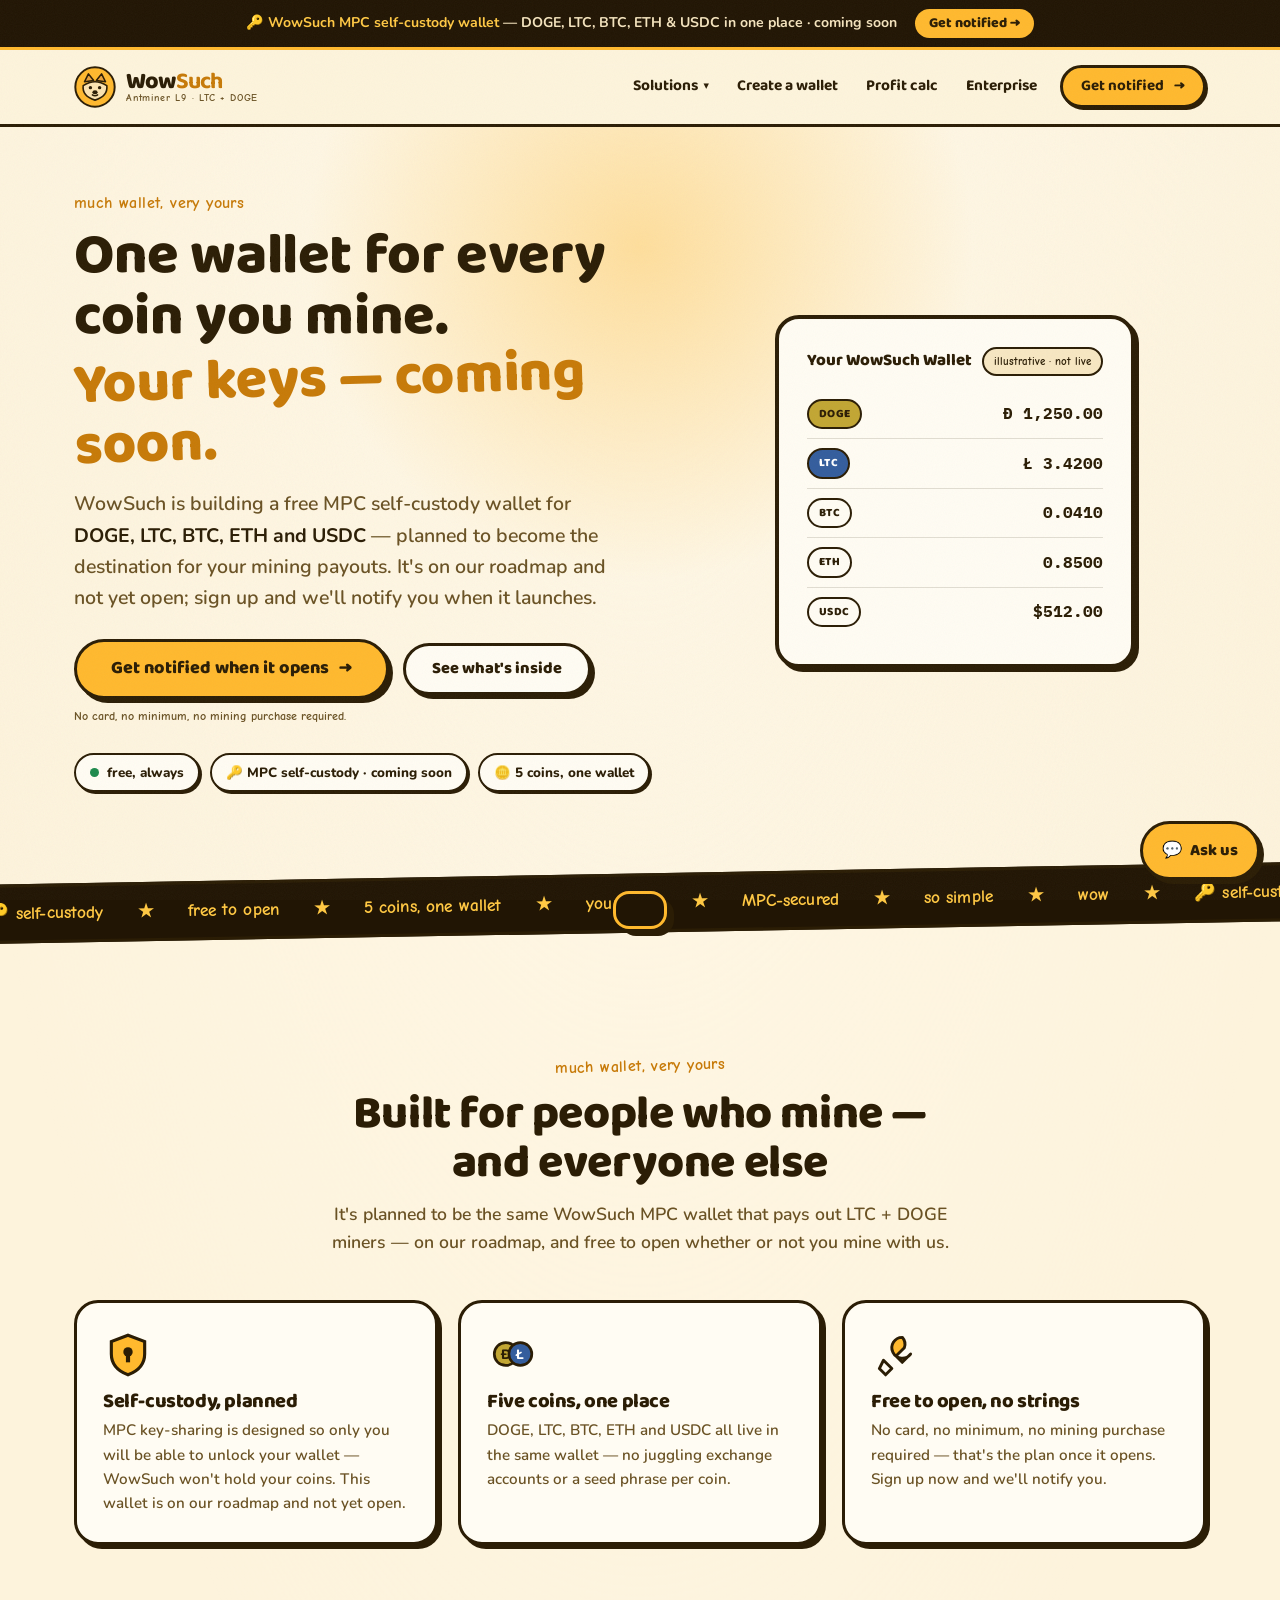
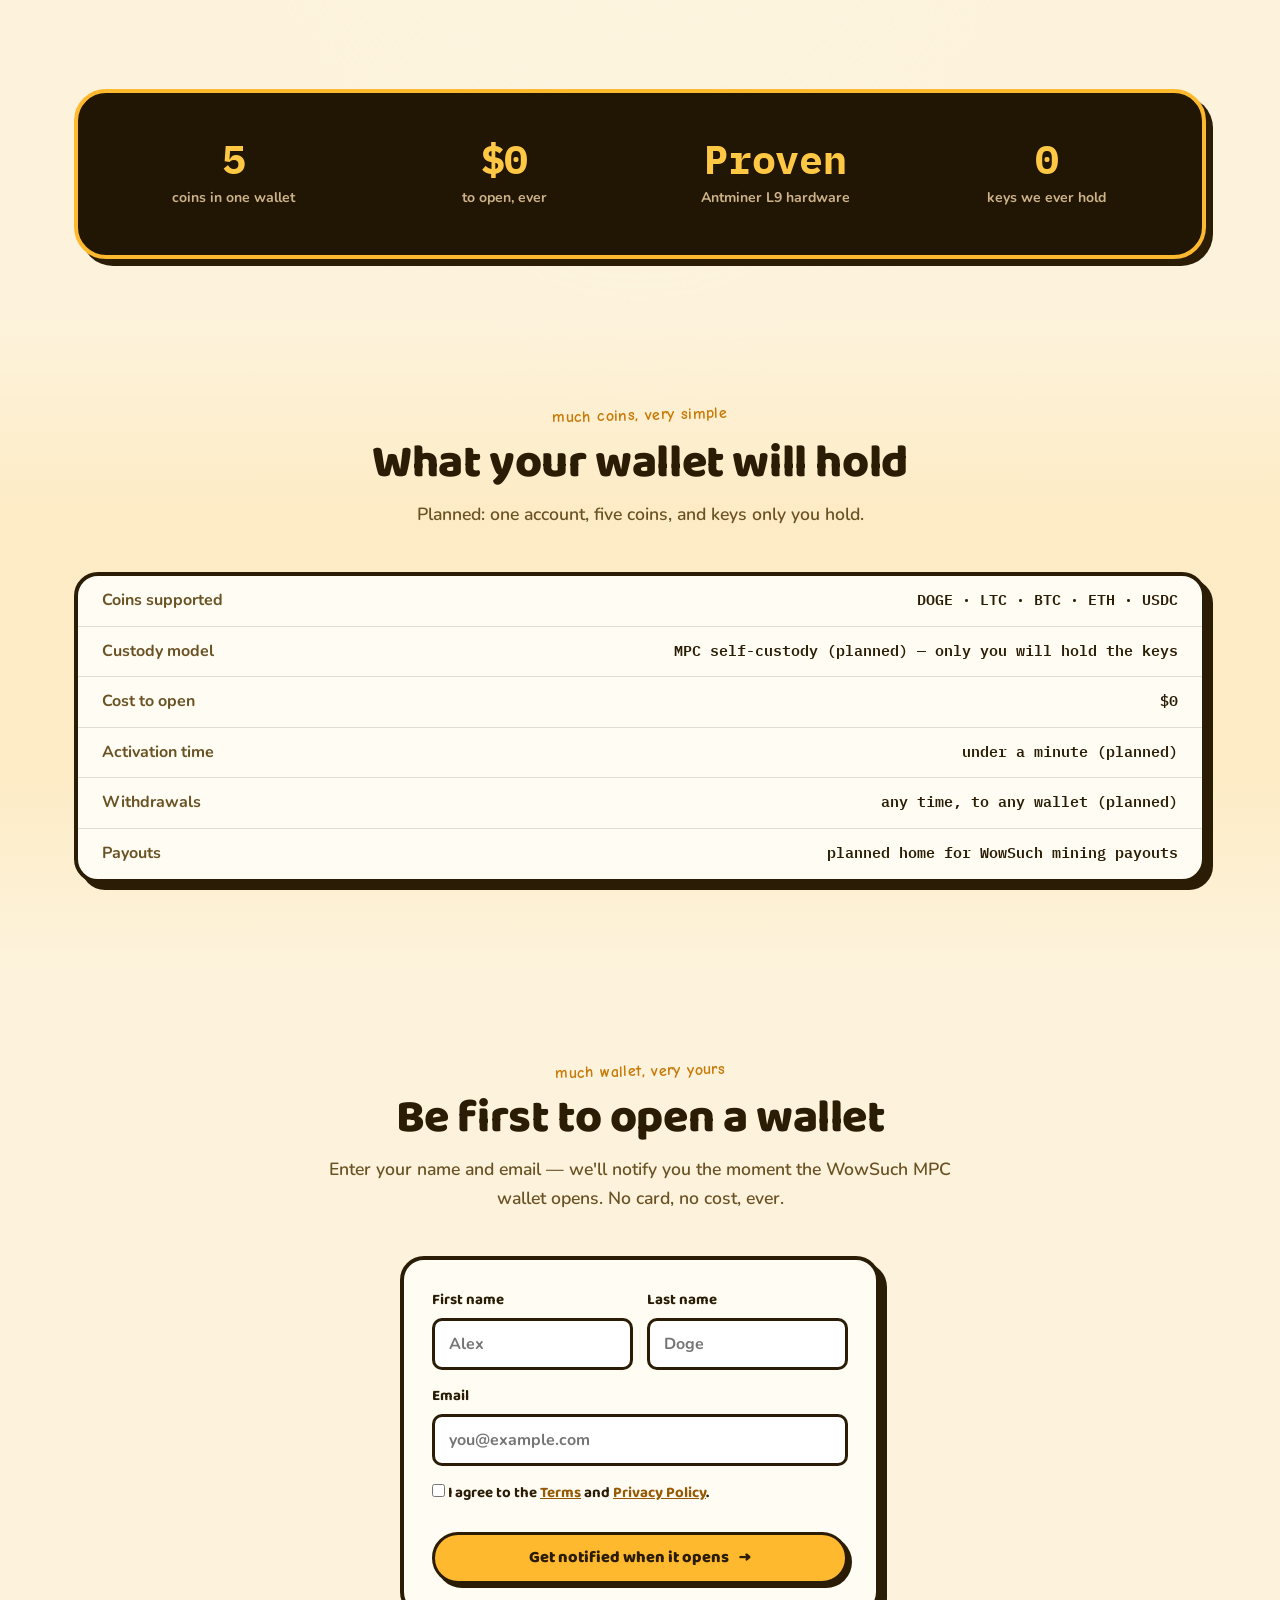
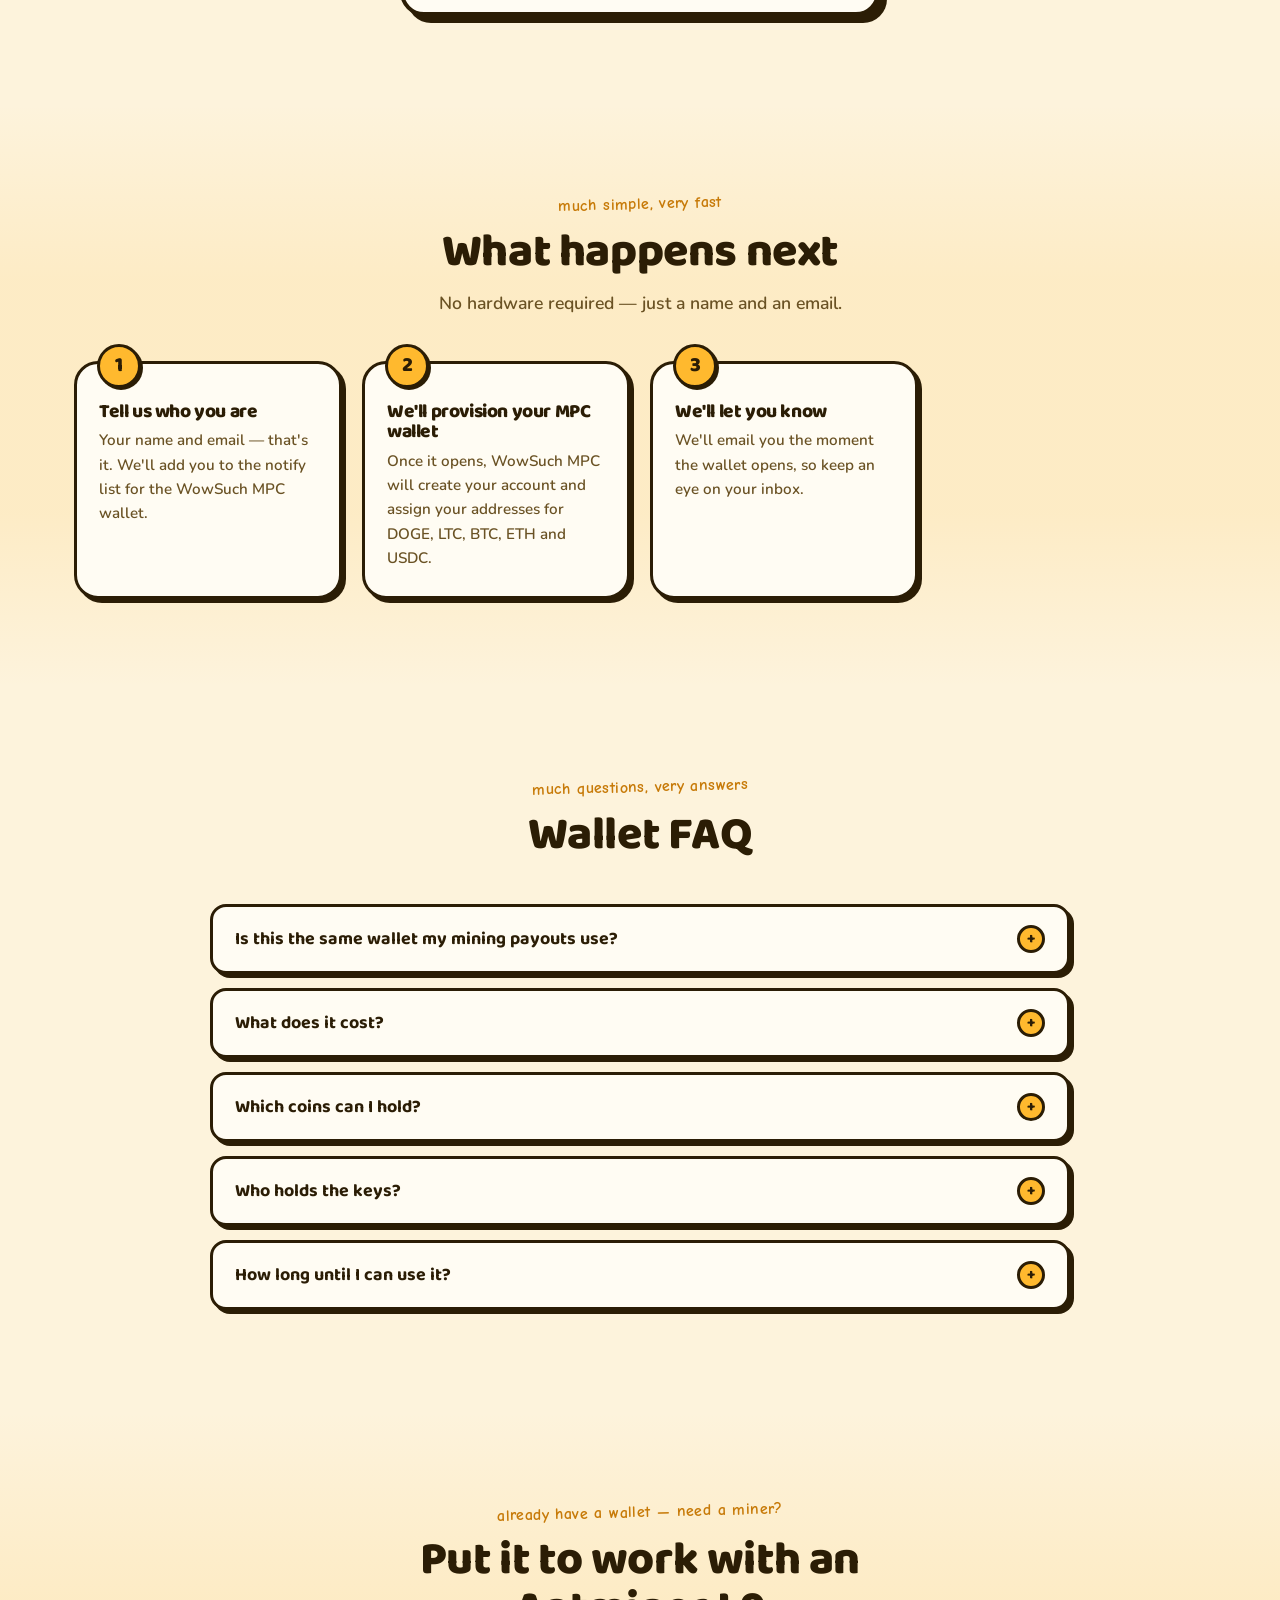
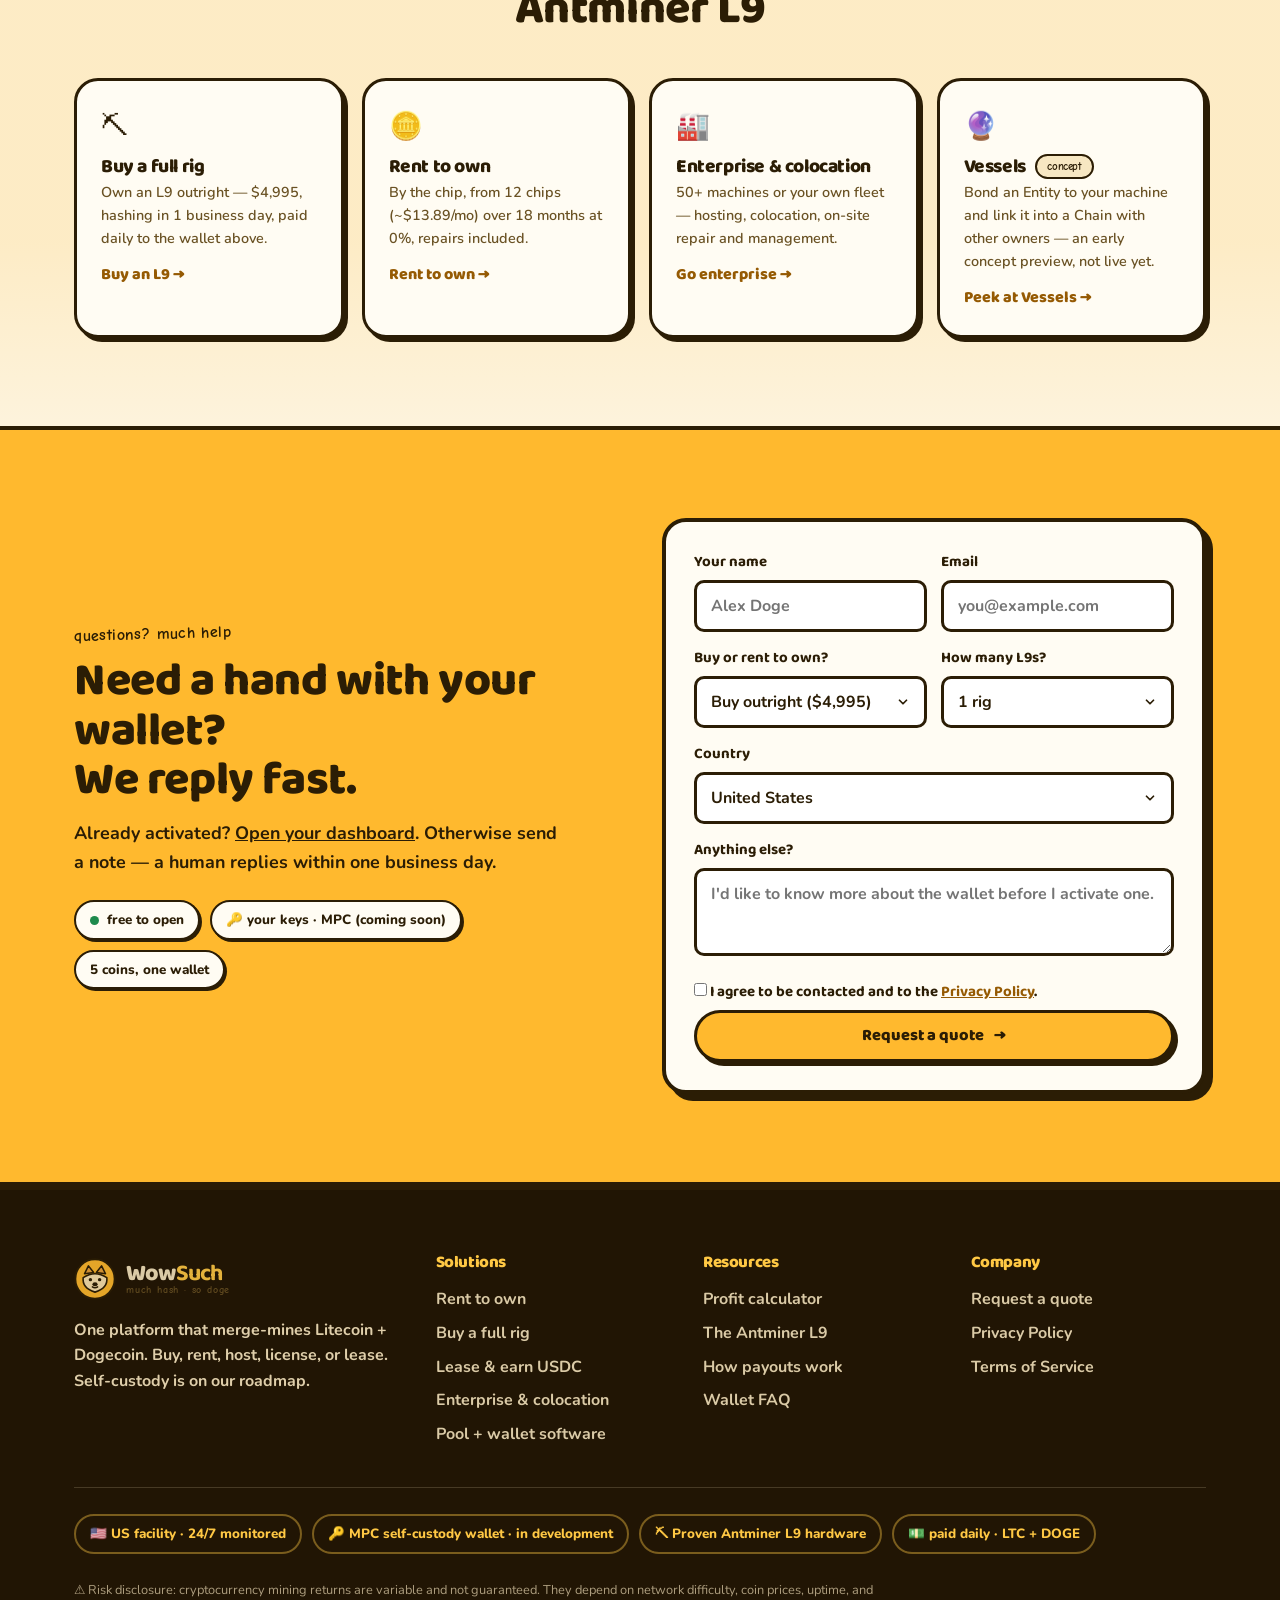
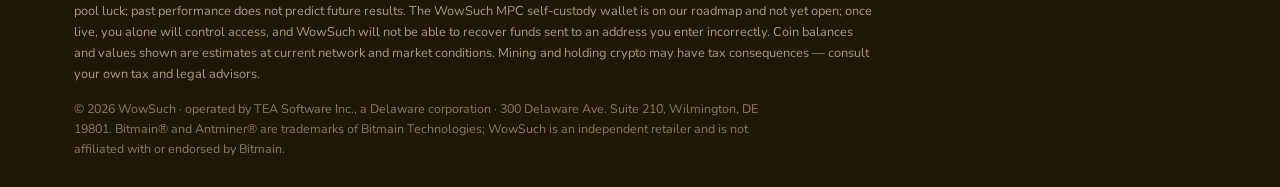
<file: wallet.html>
<!doctype html>
<html lang="en">
<head>
<meta charset="utf-8">
<meta name="viewport" content="width=device-width, initial-scale=1">
<title>WowSuch Wallet · Self-Custody Wallet for DOGE + LTC, Coming Soon</title>
<meta name="description" content="WowSuch is building a free MPC self-custody wallet for DOGE, LTC, BTC, ETH and USDC. It's on our roadmap and not yet open — sign up to get notified when it launches.">
<link rel="canonical" href="https://wowsuch.example/wallet.html">
<meta name="theme-color" content="#FFB92E">
<meta property="og:type" content="website">
<meta property="og:site_name" content="WowSuch">
<meta property="og:title" content="WowSuch Wallet · Self-custody wallet, coming soon">
<meta property="og:description" content="WowSuch is building a free MPC self-custody wallet for DOGE, LTC, BTC, ETH and USDC — five coins in one place, only you will hold the keys. On our roadmap, not yet open.">
<meta property="og:url" content="https://wowsuch.example/wallet.html">
<meta name="twitter:card" content="summary">
<meta name="twitter:title" content="WowSuch Wallet · Self-custody wallet, coming soon">
<meta name="twitter:description" content="A free self-custody wallet for DOGE, LTC, BTC, ETH and USDC — on our roadmap, not yet open.">
<link rel="icon" type="image/svg+xml" href="assets/img/favicon.svg">
<link rel="preconnect" href="https://fonts.googleapis.com">
<link rel="preconnect" href="https://fonts.gstatic.com" crossorigin>
<link href="https://fonts.googleapis.com/css2?family=Baloo+2:wght@500;600;700;800&family=Comic+Neue:wght@700&family=IBM+Plex+Mono:wght@500;600;700&family=Nunito:wght@400;600;700;800&display=swap" rel="stylesheet">
<link rel="stylesheet" href="assets/css/base.css">
<link rel="stylesheet" href="assets/css/components.css">
<script type="application/ld+json">
{"@context":"https://schema.org","@type":"Product","name":"WowSuch Wallet","description":"A planned free self-custody MPC wallet for DOGE, LTC, BTC, ETH and USDC — on our roadmap, not yet open.","brand":{"@type":"Brand","name":"WowSuch"},"offers":{"@type":"Offer","price":"0","priceCurrency":"USD","availability":"https://schema.org/PreOrder","url":"https://wowsuch.example/wallet.html"}}
</script>
<script type="application/ld+json">
{"@context":"https://schema.org","@type":"FAQPage","mainEntity":[
{"@type":"Question","name":"Is this the same wallet my mining payouts use?","acceptedAnswer":{"@type":"Answer","text":"It will be — the WowSuch MPC self-custody wallet is on our roadmap and is planned to become the destination for mining payouts once it opens. Opening one here won't require buying or renting any hardware."}},
{"@type":"Question","name":"What does it cost?","acceptedAnswer":{"@type":"Answer","text":"Nothing. When it opens, holding a WowSuch wallet will be free — no card, no minimum balance, and no fee to activate."}},
{"@type":"Question","name":"Which coins can I hold?","acceptedAnswer":{"@type":"Answer","text":"DOGE, LTC, BTC, ETH and USDC are planned to be supported, all in one wallet."}},
{"@type":"Question","name":"Who holds the keys?","acceptedAnswer":{"@type":"Answer","text":"You will. WowSuch MPC is being built on multi-party key-sharing so that only you will be able to authorize a withdrawal — we won't hold your coins."}},
{"@type":"Question","name":"How long until I can use it?","acceptedAnswer":{"@type":"Answer","text":"The wallet isn't open yet. Sign up below and we'll notify you the moment it launches."}}
]}
</script>
<style>
  /* ---- page-specific: wallet ---- */
  .wcoin-row{display:flex;justify-content:space-between;align-items:center;padding:9px 0;
    border-bottom:1px solid var(--ink-faint);font-weight:700;gap:12px;}
  .wcoin-row:last-child{border-bottom:0;}
  .wcoin-badge{font-family:var(--display);font-weight:800;font-size:.72rem;letter-spacing:.03em;
    border:2px solid var(--ink);border-radius:999px;padding:4px 10px;background:var(--paper);color:var(--ink);
    flex:none;}
  .wcoin-badge.doge{background:var(--doge);}
  .wcoin-badge.ltc{background:var(--ltc);color:#fff;}
  .wcoin-row .bal{font-family:var(--mono);font-weight:700;text-align:right;}
  .wallet-mock{max-width:400px;}
  .wallet-mock .wm-head{display:flex;justify-content:space-between;align-items:center;gap:10px;margin-bottom:14px;}
  .wallet-mock .wm-name{font-family:var(--display);font-weight:800;font-size:1.05rem;}
  .contact-grid{display:grid;grid-template-columns:1fr 1fr;gap:44px;align-items:center;}
  @media(max-width:900px){.contact-grid{grid-template-columns:1fr;}}
  .cta-final{background:var(--gold);border-top:4px solid var(--ink);border-bottom:4px solid var(--ink);}
  .cta-final .eyebrow{color:var(--ink);}
  /* dev-inbox 131: this page's stat row has 4 tiles, not the shared 5 (the
     uptime tile for a wallet that does not exist yet was removed): one row of
     4 on wide screens, 2x2 below that instead of the shared 3+1. */
  @media(min-width:1041px){#numbers .stats-grid{grid-template-columns:repeat(4,1fr);}}
  @media(max-width:1040px){#numbers .stats-grid{grid-template-columns:1fr 1fr;}}
</style>
</head>
<body class="has-mobile-cta">
<a class="skip-link" href="#top">Skip to content</a>

<div class="topbar"><span>🔑 <b>WowSuch MPC self-custody wallet</b> — DOGE, LTC, BTC, ETH &amp; USDC in one place · coming soon</span><a class="tb-btn" href="#activate">Get notified →</a></div>

<header class="nav"><div class="wrap nav-inner">
  <a class="brand" href="index.html" aria-label="WowSuch home">
    <svg class="mark" viewBox="0 0 64 64" aria-hidden="true">
      <circle cx="32" cy="32" r="30" fill="#FFB92E" stroke="#2B1D05" stroke-width="3"/>
      <path d="M16 24 L22 12 L30 22 Z" fill="#E9A23B" stroke="#2B1D05" stroke-width="2.4" stroke-linejoin="round"/>
      <path d="M48 24 L42 12 L34 22 Z" fill="#E9A23B" stroke="#2B1D05" stroke-width="2.4" stroke-linejoin="round"/>
      <path d="M14 30 Q32 18 50 30 Q52 46 32 52 Q12 46 14 30 Z" fill="#FBE3B0" stroke="#2B1D05" stroke-width="2.4"/>
      <circle cx="25" cy="33" r="2.6" fill="#2B1D05"/><circle cx="39" cy="33" r="2.6" fill="#2B1D05"/>
      <ellipse cx="32" cy="40" rx="4" ry="3" fill="#2B1D05"/>
      <path d="M28 44 Q32 47 36 44" fill="none" stroke="#2B1D05" stroke-width="2.2" stroke-linecap="round"/>
    </svg>
    <span class="name">Wow<b>Such</b><small>Antminer L9 · LTC + DOGE</small></span>
  </a>
  <nav class="links" id="navlinks" aria-label="Main">
    <span class="has-drop"><a class="drop-toggle">Solutions <span class="caret">▾</span></a>
      <span class="drop-menu">
        <a href="rent-to-own.html">Rent to Own &amp; Mine it<small>by the chip · from $13.89/mo · 12 chips</small></a>
        <a href="buy.html">Buy a Full Rig &amp; Mine it<small>own an L9 outright · $4,995</small></a>
        <a href="lease.html">Lease your Rig to us &amp; Earn<small>we run it, you get paid USDC</small></a>
        <a href="enterprise.html">Bring your Own Rigs<small>enterprise colocation · 50+</small></a>
        <a href="whitelabel.html">Pool + Wallet Software<small>launch your own pool + MPC</small></a>
      </span>
    </span>
    <a href="wallet.html" aria-current="page">Create a wallet</a>
    <a href="buy.html#calc">Profit calc</a>
    <a href="enterprise.html">Enterprise</a>
    <a class="btn sm nav-cta" href="#activate">Get notified <span class="arrow">→</span></a>
  </nav>
  <button class="burger" id="burger" aria-label="Menu"><span></span></button>
</div></header>

<main id="top">

<!-- ============ HERO ============ -->
<section class="hero" id="hero"><div class="wrap hero-grid">
  <div class="hero-copy">
    <span class="eyebrow reveal">much wallet, very yours</span>
    <h1 class="reveal" style="transition-delay:.05s">One wallet for every coin you mine.<br><span class="pop">Your keys — coming soon.</span></h1>
    <p class="sub reveal" style="transition-delay:.12s">WowSuch is building a free MPC self-custody wallet for <b>DOGE, LTC, BTC, ETH and USDC</b> — planned to become the destination for your mining payouts. It's on our roadmap and not yet open; sign up and we'll notify you when it launches.</p>
    <div class="hero-ctas reveal" style="transition-delay:.18s">
      <a class="btn lg" href="#activate">Get notified when it opens <span class="arrow">→</span></a>
      <a class="btn alt" href="#coins">See what's inside</a>
    </div>
    <p class="btn-sub reveal" style="transition-delay:.2s;color:var(--ink-soft);font-weight:700">No card, no minimum, no mining purchase required.</p>
    <div class="hero-badges reveal" style="transition-delay:.24s">
      <span class="pill"><span class="dot"></span> free, always</span>
      <span class="pill">🔑 MPC self-custody · coming soon</span>
      <span class="pill">🪙 5 coins, one wallet</span>
    </div>
  </div>
  <div class="hero-stage reveal" style="transition-delay:.1s">
    <div class="card feature wallet-mock">
      <div class="wm-head">
        <span class="wm-name">Your WowSuch Wallet</span>
        <span class="illus">illustrative · not live</span>
      </div>
      <div class="wcoin-row"><span class="wcoin-badge doge">DOGE</span><span class="bal">Ð 1,250.00</span></div>
      <div class="wcoin-row"><span class="wcoin-badge ltc">LTC</span><span class="bal">Ł 3.4200</span></div>
      <div class="wcoin-row"><span class="wcoin-badge">BTC</span><span class="bal">0.0410</span></div>
      <div class="wcoin-row"><span class="wcoin-badge">ETH</span><span class="bal">0.8500</span></div>
      <div class="wcoin-row"><span class="wcoin-badge">USDC</span><span class="bal">$512.00</span></div>
    </div>
  </div>
</div></section>

<div class="marquee" aria-hidden="true"><div class="track"><span>
  <span>🔑 self-custody</span><span>★</span><span>free to open</span><span>★</span><span>5 coins, one wallet</span><span>★</span><span>your keys</span><span>★</span><span>MPC-secured</span><span>★</span><span>so simple</span><span>★</span><span>wow</span><span>★</span>
  <span>🔑 self-custody</span><span>★</span><span>free to open</span><span>★</span><span>5 coins, one wallet</span><span>★</span><span>your keys</span><span>★</span><span>MPC-secured</span><span>★</span><span>so simple</span><span>★</span><span>wow</span><span>★</span>
</span></div></div>

<!-- ============ VALUE ============ -->
<section id="value"><div class="wrap">
  <div class="sec-head center reveal"><span class="eyebrow">much wallet, very yours</span>
    <h2>Built for people who mine — and everyone else</h2>
    <p>It's planned to be the same WowSuch MPC wallet that pays out LTC + DOGE miners — on our roadmap, and free to open whether or not you mine with us.</p>
  </div>
  <div class="trust-grid">
    <div class="trust-card reveal">
      <svg class="ico" viewBox="0 0 48 48" aria-hidden="true"><path d="M24 6 L40 12 V24 Q40 38 24 44 Q8 38 8 24 V12 Z" fill="#FFB92E" stroke="#2B1D05" stroke-width="3"/><circle cx="24" cy="22" r="4.5" fill="#2B1D05"/><rect x="22" y="24" width="4" height="8" fill="#2B1D05"/></svg>
      <h3>Self-custody, planned</h3>
      <p>MPC key-sharing is designed so only you will be able to unlock your wallet — WowSuch won't hold your coins. This wallet is on our roadmap and not yet open.</p>
    </div>
    <div class="trust-card reveal" style="transition-delay:.06s">
      <svg class="ico" viewBox="0 0 48 48" aria-hidden="true"><circle cx="18" cy="24" r="11" fill="#C2A633" stroke="#2B1D05" stroke-width="2.6"/><text x="18" y="29" text-anchor="middle" font-family="Baloo 2,sans-serif" font-weight="800" font-size="13" fill="#2B1D05">Ð</text><circle cx="32" cy="24" r="11" fill="#345D9D" stroke="#2B1D05" stroke-width="2.6"/><text x="32" y="29" text-anchor="middle" font-family="Baloo 2,sans-serif" font-weight="800" font-size="13" fill="#fff">Ł</text></svg>
      <h3>Five coins, one place</h3>
      <p>DOGE, LTC, BTC, ETH and USDC all live in the same wallet — no juggling exchange accounts or a seed phrase per coin.</p>
    </div>
    <div class="trust-card reveal" style="transition-delay:.12s">
      <svg class="ico" viewBox="0 0 48 48" aria-hidden="true"><path d="M30 8 a10 10 0 1 0 8 16 l-8 8 -6 -6 8 -8 a10 10 0 0 0 -2 -10z" fill="#FFB92E" stroke="#2B1D05" stroke-width="2.8" stroke-linejoin="round"/><path d="M12 30 L20 38 L14 44 L8 38 Z" fill="#FFFCF3" stroke="#2B1D05" stroke-width="2.8" stroke-linejoin="round"/></svg>
      <h3>Free to open, no strings</h3>
      <p>No card, no minimum, no mining purchase required — that's the plan once it opens. Sign up now and we'll notify you.</p>
    </div>
  </div>
</div></section>

<!-- ============ NUMBERS ============ -->
<section class="tight" id="numbers"><div class="wrap">
  <div class="stats-band reveal">
    <div class="stats-grid">
      <div class="stat"><div class="num"><span class="count" data-target="5">5</span></div><div class="lab">coins in one wallet</div></div>
      <div class="stat"><div class="num">$0</div><div class="lab">to open, ever</div></div>
      <div class="stat"><div class="num">Proven</div><div class="lab">Antminer L9 hardware</div></div>
      <div class="stat"><div class="num">0</div><div class="lab">keys we ever hold</div></div>
    </div>
  </div>
</div></section>

<!-- ============ WHAT'S INSIDE ============ -->
<section id="coins" class="band-alt"><div class="wrap">
  <div class="sec-head center reveal"><span class="eyebrow">much coins, very simple</span>
    <h2>What your wallet will hold</h2>
    <p>Planned: one account, five coins, and keys only you hold.</p>
  </div>
  <div class="specsheet reveal">
    <div class="spec-row"><span class="k">Coins supported</span><span class="v">DOGE · LTC · BTC · ETH · USDC</span></div>
    <div class="spec-row"><span class="k">Custody model</span><span class="v">MPC self-custody (planned) — only you will hold the keys</span></div>
    <div class="spec-row"><span class="k">Cost to open</span><span class="v">$0</span></div>
    <div class="spec-row"><span class="k">Activation time</span><span class="v">under a minute (planned)</span></div>
    <div class="spec-row"><span class="k">Withdrawals</span><span class="v">any time, to any wallet (planned)</span></div>
    <div class="spec-row"><span class="k">Payouts</span><span class="v">planned home for WowSuch mining payouts</span></div>
  </div>
</div></section>

<!-- ============ ACTIVATE ============ -->
<section id="activate"><div class="wrap">
  <div class="sec-head center reveal"><span class="eyebrow">much wallet, very yours</span>
    <h2>Be first to open a wallet</h2>
    <p>Enter your name and email — we'll notify you the moment the WowSuch MPC wallet opens. No card, no cost, ever.</p>
  </div>
  <form class="lead reveal" id="waForm" style="max-width:480px;margin:0 auto">
    <div class="ftwo">
      <div><label for="waFirst">First name</label><input id="waFirst" required placeholder="Alex" autocomplete="given-name"></div>
      <div><label for="waLast">Last name</label><input id="waLast" required placeholder="Doge" autocomplete="family-name"></div>
    </div>
    <label for="waEmail">Email</label>
    <input id="waEmail" type="email" required placeholder="you@example.com" autocomplete="email">
    <label class="consent"><input type="checkbox" id="waConsent" required> I agree to the <a href="terms.html">Terms</a> and <a href="privacy.html">Privacy Policy</a>.</label>
    <div class="form-status" id="waStatus" role="alert"></div>
    <button class="btn block" type="submit" id="waSubmit">Get notified when it opens <span class="arrow">→</span></button>
  </form>
</div></section>

<!-- ============ HOW ACTIVATION WORKS ============ -->
<section id="how" class="band-alt"><div class="wrap">
  <div class="sec-head center reveal"><span class="eyebrow">much simple, very fast</span>
    <h2>What happens next</h2>
    <p>No hardware required — just a name and an email.</p>
  </div>
  <div class="steps">
    <div class="step reveal"><div class="n">1</div><h3>Tell us who you are</h3><p>Your name and email — that's it. We'll add you to the notify list for the WowSuch MPC wallet.</p></div>
    <div class="step reveal" style="transition-delay:.08s"><div class="n">2</div><h3>We'll provision your MPC wallet</h3><p>Once it opens, WowSuch MPC will create your account and assign your addresses for DOGE, LTC, BTC, ETH and USDC.</p></div>
    <div class="step reveal" style="transition-delay:.16s"><div class="n">3</div><h3>We'll let you know</h3><p>We'll email you the moment the wallet opens, so keep an eye on your inbox.</p></div>
  </div>
</div></section>

<!-- ============ FAQ ============ -->
<section id="faq"><div class="wrap">
  <div class="sec-head center reveal"><span class="eyebrow">much questions, very answers</span>
    <h2>Wallet FAQ</h2>
  </div>
  <div class="faq">
    <div class="q"><button type="button">Is this the same wallet my mining payouts use? <span class="plus">+</span></button>
      <div class="ans"><p>It will be — the WowSuch MPC self-custody wallet is on our roadmap and is planned to become the destination for mining payouts once it opens. Opening one here won't require buying or renting any hardware.</p></div></div>
    <div class="q"><button type="button">What does it cost? <span class="plus">+</span></button>
      <div class="ans"><p>Nothing. When it opens, holding a WowSuch wallet will be free — no card, no minimum balance, and no fee to activate.</p></div></div>
    <div class="q"><button type="button">Which coins can I hold? <span class="plus">+</span></button>
      <div class="ans"><p>DOGE, LTC, BTC, ETH and USDC, all in one wallet.</p></div></div>
    <div class="q"><button type="button">Who holds the keys? <span class="plus">+</span></button>
      <div class="ans"><p>You will. WowSuch MPC is being built on multi-party key-sharing so only you will be able to authorize a withdrawal — we won't hold your coins.</p></div></div>
    <div class="q"><button type="button">How long until I can use it? <span class="plus">+</span></button>
      <div class="ans"><p>The wallet isn't open yet. Sign up above and we'll notify you the moment it launches.</p></div></div>
  </div>
</div></section>

<!-- ============ XSELL ============ -->
<section id="xsell" class="band-alt"><div class="wrap">
  <div class="sec-head center reveal"><span class="eyebrow">already have a wallet — need a miner?</span>
    <h2>Put it to work with an Antminer L9</h2>
  </div>
  <div class="xsell reveal" style="grid-template-columns:repeat(4,1fr)">
    <a class="xsell-card" href="buy.html"><div class="xs-ico">⛏</div><h3>Buy a full rig</h3><p>Own an L9 outright — $4,995, hashing in 1 business day, paid daily to the wallet above.</p><span class="xs-go">Buy an L9 →</span></a>
    <a class="xsell-card" href="rent-to-own.html"><div class="xs-ico">🪙</div><h3>Rent to own</h3><p>By the chip, from 12 chips (~$13.89/mo) over 18 months at 0%, repairs included.</p><span class="xs-go">Rent to own →</span></a>
    <a class="xsell-card" href="enterprise.html"><div class="xs-ico">🏭</div><h3>Enterprise &amp; colocation</h3><p>50+ machines or your own fleet — hosting, colocation, on-site repair and management.</p><span class="xs-go">Go enterprise →</span></a>
    <a class="xsell-card" href="vessels.html"><div class="xs-ico">🔮</div><h3>Vessels <span class="illus" style="margin-left:6px;vertical-align:2px">concept</span></h3><p>Bond an Entity to your machine and link it into a Chain with other owners — an early concept preview, not live yet.</p><span class="xs-go">Peek at Vessels →</span></a>
  </div>
</div></section>

<!-- ============ FINAL CTA ============ -->
<section class="cta-final" id="contact"><div class="wrap">
  <div class="contact-grid">
    <div class="reveal">
      <span class="eyebrow">questions? much help</span>
      <h2>Need a hand with your wallet?<br>We reply fast.</h2>
      <p style="font-weight:700;font-size:1.12rem;max-width:44ch;margin-top:14px">Already activated? <a href="dashboard.html" style="text-decoration:underline">Open your dashboard</a>. Otherwise send a note — a human replies within one business day.</p>
      <div class="hero-badges" style="margin-top:24px">
        <span class="pill"><span class="dot"></span> free to open</span>
        <span class="pill">🔑 your keys · MPC (coming soon)</span>
        <span class="pill">5 coins, one wallet</span>
      </div>
    </div>
    <form class="lead reveal" id="leadForm" style="transition-delay:.08s">
      <div class="ftwo">
        <div><label for="nm">Your name</label><input id="nm" required placeholder="Alex Doge" autocomplete="name"></div>
        <div><label for="em">Email</label><input id="em" type="email" required placeholder="you@example.com" autocomplete="email"></div>
      </div>
      <div class="ftwo">
        <div><label for="opt">Buy or rent to own?</label>
          <select id="opt"><option>Buy outright ($4,995)</option><option>Rent to own (by the chip)</option><option>Lease my rigs to you</option><option>Just exploring, wow</option></select></div>
        <div><label for="howmany">How many L9s?</label>
          <select id="howmany"><option>1 rig</option><option>2 to 9 rigs</option><option>10 to 49 rigs</option><option>50+ rigs (on-site eligible)</option><option>300+ rigs</option></select></div>
      </div>
      <label for="cty">Country</label>
      <select id="cty"><option>United States</option><option>Canada</option><option>United Kingdom</option><option>Germany</option><option>UAE</option><option>Australia</option><option>Other</option></select>
      <label for="msg">Anything else?</label>
      <textarea id="msg" placeholder="I'd like to know more about the wallet before I activate one."></textarea>
      <label class="consent"><input type="checkbox" required> I agree to be contacted and to the <a href="privacy.html">Privacy&nbsp;Policy</a>.</label>
      <button class="btn block" type="submit">Request a quote <span class="arrow">→</span></button>
    </form>
  </div>
</div></section>

</main>

<!-- ============ FOOTER ============ -->
<footer><div class="wrap">
  <div class="foot-grid">
    <div>
      <a class="brand" href="index.html" aria-label="WowSuch home">
        <svg class="mark" viewBox="0 0 64 64" aria-hidden="true">
          <circle cx="32" cy="32" r="30" fill="#FFB92E" stroke="#2B1D05" stroke-width="3"/>
          <path d="M16 24 L22 12 L30 22 Z" fill="#E9A23B" stroke="#2B1D05" stroke-width="2.4" stroke-linejoin="round"/>
          <path d="M48 24 L42 12 L34 22 Z" fill="#E9A23B" stroke="#2B1D05" stroke-width="2.4" stroke-linejoin="round"/>
          <path d="M14 30 Q32 18 50 30 Q52 46 32 52 Q12 46 14 30 Z" fill="#FBE3B0" stroke="#2B1D05" stroke-width="2.4"/>
          <circle cx="25" cy="33" r="2.6" fill="#2B1D05"/><circle cx="39" cy="33" r="2.6" fill="#2B1D05"/>
          <ellipse cx="32" cy="40" rx="4" ry="3" fill="#2B1D05"/>
          <path d="M28 44 Q32 47 36 44" fill="none" stroke="#2B1D05" stroke-width="2.2" stroke-linecap="round"/>
        </svg>
        <span class="name">Wow<b>Such</b><small>much hash · so doge</small></span>
      </a>
      <p style="font-weight:700;margin-top:14px;max-width:36ch;opacity:.9">One platform that merge-mines Litecoin + Dogecoin. Buy, rent, host, license, or lease. Self-custody is on our roadmap.</p>
    </div>
    <div><h4>Solutions</h4>
      <a href="rent-to-own.html">Rent to own</a>
      <a href="buy.html">Buy a full rig</a>
      <a href="lease.html">Lease &amp; earn USDC</a>
      <a href="enterprise.html">Enterprise &amp; colocation</a>
      <a href="whitelabel.html">Pool + wallet software</a>
    </div>
    <div><h4>Resources</h4>
      <a href="buy.html#calc">Profit calculator</a>
      <a href="buy.html#machine">The Antminer L9</a>
      <a href="index.html#how">How payouts work</a>
      <a href="wallet.html#faq">Wallet FAQ</a>
    </div>
    <div><h4>Company</h4>
      <a href="enterprise.html#contact">Request a quote</a>
      <a href="privacy.html">Privacy Policy</a>
      <a href="terms.html">Terms of Service</a>    </div>
  </div>
  <div class="foot-trust">
    <span class="t">🇺🇸 US facility · 24/7 monitored</span>
    <span class="t">🔑 MPC self-custody wallet · in development</span>
    <span class="t">⛏ Proven Antminer L9 hardware</span>
    <span class="t">💵 paid daily · LTC + DOGE</span>
  </div>
  <p class="risk">⚠ Risk disclosure: cryptocurrency mining returns are variable and not guaranteed. They depend on network difficulty, coin prices, uptime, and pool luck; past performance does not predict future results. The WowSuch MPC self-custody wallet is on our roadmap and not yet open; once live, you alone will control access, and WowSuch will not be able to recover funds sent to an address you enter incorrectly. Coin balances and values shown are estimates at current network and market conditions. Mining and holding crypto may have tax consequences — consult your own tax and legal advisors.</p>
  <p class="legal">© <span id="yr"></span> WowSuch · operated by TEA Software Inc., a Delaware corporation · 300 Delaware Ave. Suite 210, Wilmington, DE 19801. Bitmain® and Antminer® are trademarks of Bitmain Technologies; WowSuch is an independent retailer and is not affiliated with or endorsed by Bitmain.</p>
</div></footer>

<!-- ============ MOBILE STICKY CTA ============ -->
<div class="mobile-cta"><div class="mc-price">Free, coming soon<small>DOGE · LTC · BTC · ETH · USDC</small></div><a class="btn sm" href="#activate">Get notified <span class="arrow">→</span></a></div>

<!-- ============ CHAT ============ -->
<button class="chat-fab" id="chatFab" aria-label="Open chat assistant">💬 <span>Ask us</span></button>
<div class="chat-panel" id="chatPanel" aria-hidden="true" role="dialog" aria-label="Chat assistant">
  <div class="chat-head"><div><b>WowSuch Assistant</b><small>instant answers · humans on tickets</small></div><button id="chatClose" aria-label="Close chat">✕</button></div>
  <div class="chat-body" id="chatBody"></div>
  <div class="chat-chips" id="chatChips"></div>
  <form class="chat-input" id="chatForm"><input id="chatText" placeholder="Ask about the wallet, coins, keys…" autocomplete="off" aria-label="Your question"><button type="submit" aria-label="Send">→</button></form>
</div>

<div class="toast" id="toast" role="status"></div>

<script>window.WOW_KB = [
  { k: ["fee", "cost", "free", "price", "how much", "$"], a: "The WowSuch MPC wallet is on our roadmap and not yet open — when it launches, opening and holding it will be free, no card, no minimum, no fee to activate." },
  { k: ["coin", "coins", "doge", "ltc", "btc", "eth", "usdc", "which"], a: "Your WowSuch wallet is planned to hold DOGE, LTC, BTC, ETH and USDC, all in one place." },
  { k: ["key", "keys", "custody", "secure", "security", "mpc", "safe"], a: "WowSuch MPC is being built on multi-party key-sharing so only you will be able to authorize a withdrawal — we won't hold your coins. It's on our roadmap and not yet open." },
  { k: ["activate", "how long", "sign up", "create", "open a wallet", "minute"], a: "Activation takes under a minute — just a name and email. Your dashboard shows your wallet immediately." },
  { k: ["deposit", "address", "receive", "fund", "top up"], a: "Once activated, your unique deposit address for each coin appears in your dashboard, and we also email your details within one business day." }
];</script>
<script src="assets/js/core.js"></script>
<script>
(function () {
  "use strict";
  var W = window.WOW;
  if (!W) return;
  function byId(id) { return document.getElementById(id); }
  function val(id) { var el = byId(id); return el ? (el.value || "").trim() : ""; }

  /* ---------- demo helpers (stub only — replaced by real TEA response in production) ---------- */
  function randStr(len) {
    var chars = "123456789ABCDEFGHJKLMNPQRSTUVWXYZabcdefghijkmnopqrstuvwxyz", s = "";
    for (var i = 0; i < len; i++) s += chars.charAt(Math.floor(Math.random() * chars.length));
    return s;
  }
  function makeAccountId() {
    var chars = "ABCDEFGHJKMNPQRSTUVWXYZ23456789", s = "";
    for (var i = 0; i < 6; i++) s += chars.charAt(Math.floor(Math.random() * chars.length));
    return "WS-" + s;
  }

  /* TODO: replace with real TEA tenant-account API call (POST /tea/v1/accounts — createRetailAccount) */
  function activateWithTEA(user) {
    return new Promise(function (resolve) {
      setTimeout(function () {
        resolve({
          accountId: makeAccountId(),
          name: user.name,
          email: user.email,
          created: new Date().toISOString(),
          coins: [
            { code: "DOGE", bal: 0, address: "D" + randStr(33) },
            { code: "LTC", bal: 0, address: "L" + randStr(32) },
            { code: "BTC", bal: 0, address: "bc1q" + randStr(30) },
            { code: "ETH", bal: 0, address: "0x" + randStr(40) },
            { code: "USDC", bal: 0, address: "0x" + randStr(40) }
          ]
        });
      }, 650);
    });
  }

  var form = byId("waForm");
  if (!form) return;
  form.addEventListener("submit", function (e) {
    e.preventDefault();
    var first = val("waFirst"), last = val("waLast"), email = val("waEmail");
    var status = byId("waStatus");
    function fail(msg) { if (status) { status.className = "form-status err"; status.textContent = msg; } }
    if (!first || !last) { fail("Add your first and last name."); return; }
    if (!/^[^@\s]+@[^@\s]+\.[^@\s]+$/.test(email)) { fail("Add a valid email — your wallet details go there."); return; }
    var consent = byId("waConsent");
    if (consent && !consent.checked) { fail("Please accept the Terms to continue."); return; }
    if (status) { status.className = "form-status"; status.textContent = "Creating your wallet…"; }
    var submitBtn = byId("waSubmit");
    if (submitBtn) submitBtn.setAttribute("disabled", "disabled");
    activateWithTEA({ name: first + " " + last, email: email }).then(function (account) {
      try { localStorage.setItem("wowsuch_wallet", JSON.stringify(account)); } catch (e) { /* private mode */ }
      W.saveLead({ source: "wallet", name: account.name, email: account.email, account: account.accountId });
      if (submitBtn) submitBtn.removeAttribute("disabled");
      if (status) status.textContent = "";
      W.showToast("Wallet created — redirecting to your dashboard. Wow.");
      setTimeout(function () { location.href = "dashboard.html?src=wallet"; }, 900);
    });
  });
})();
</script>
</body>
</html>
</file>
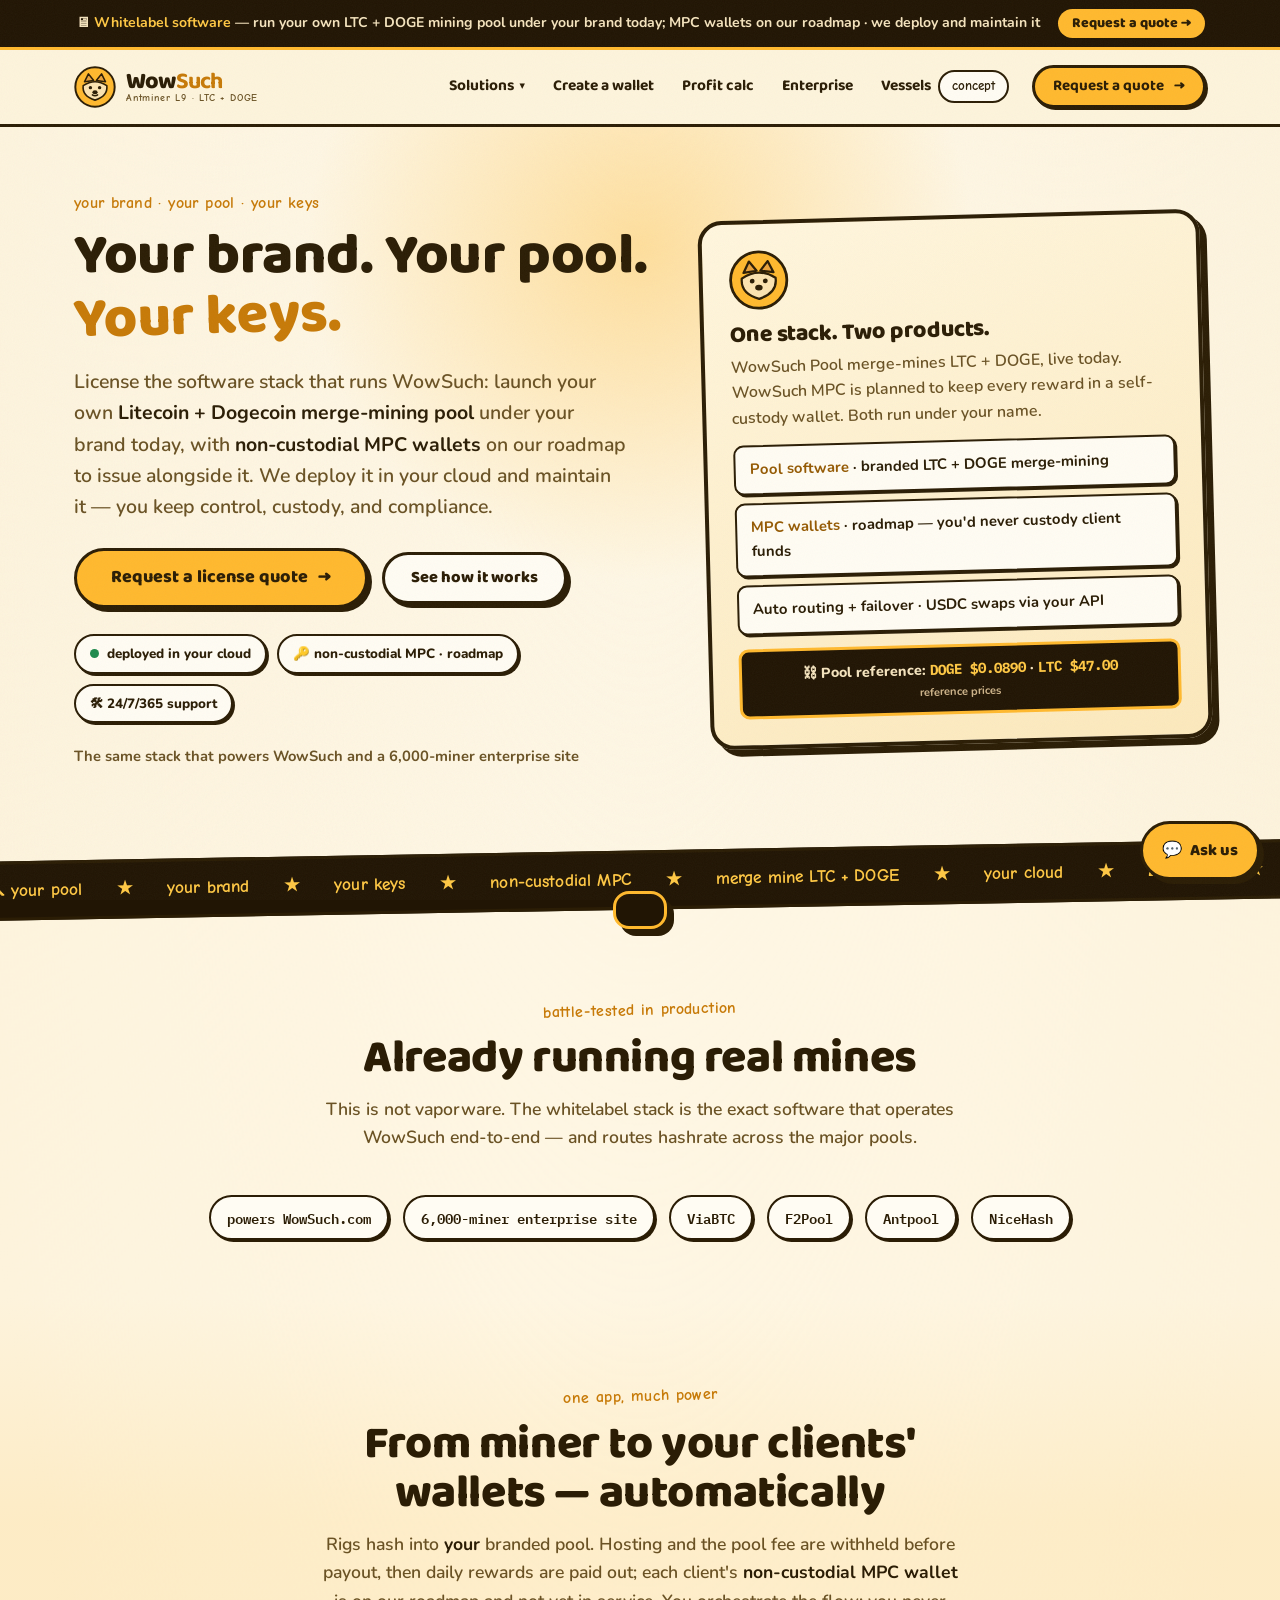
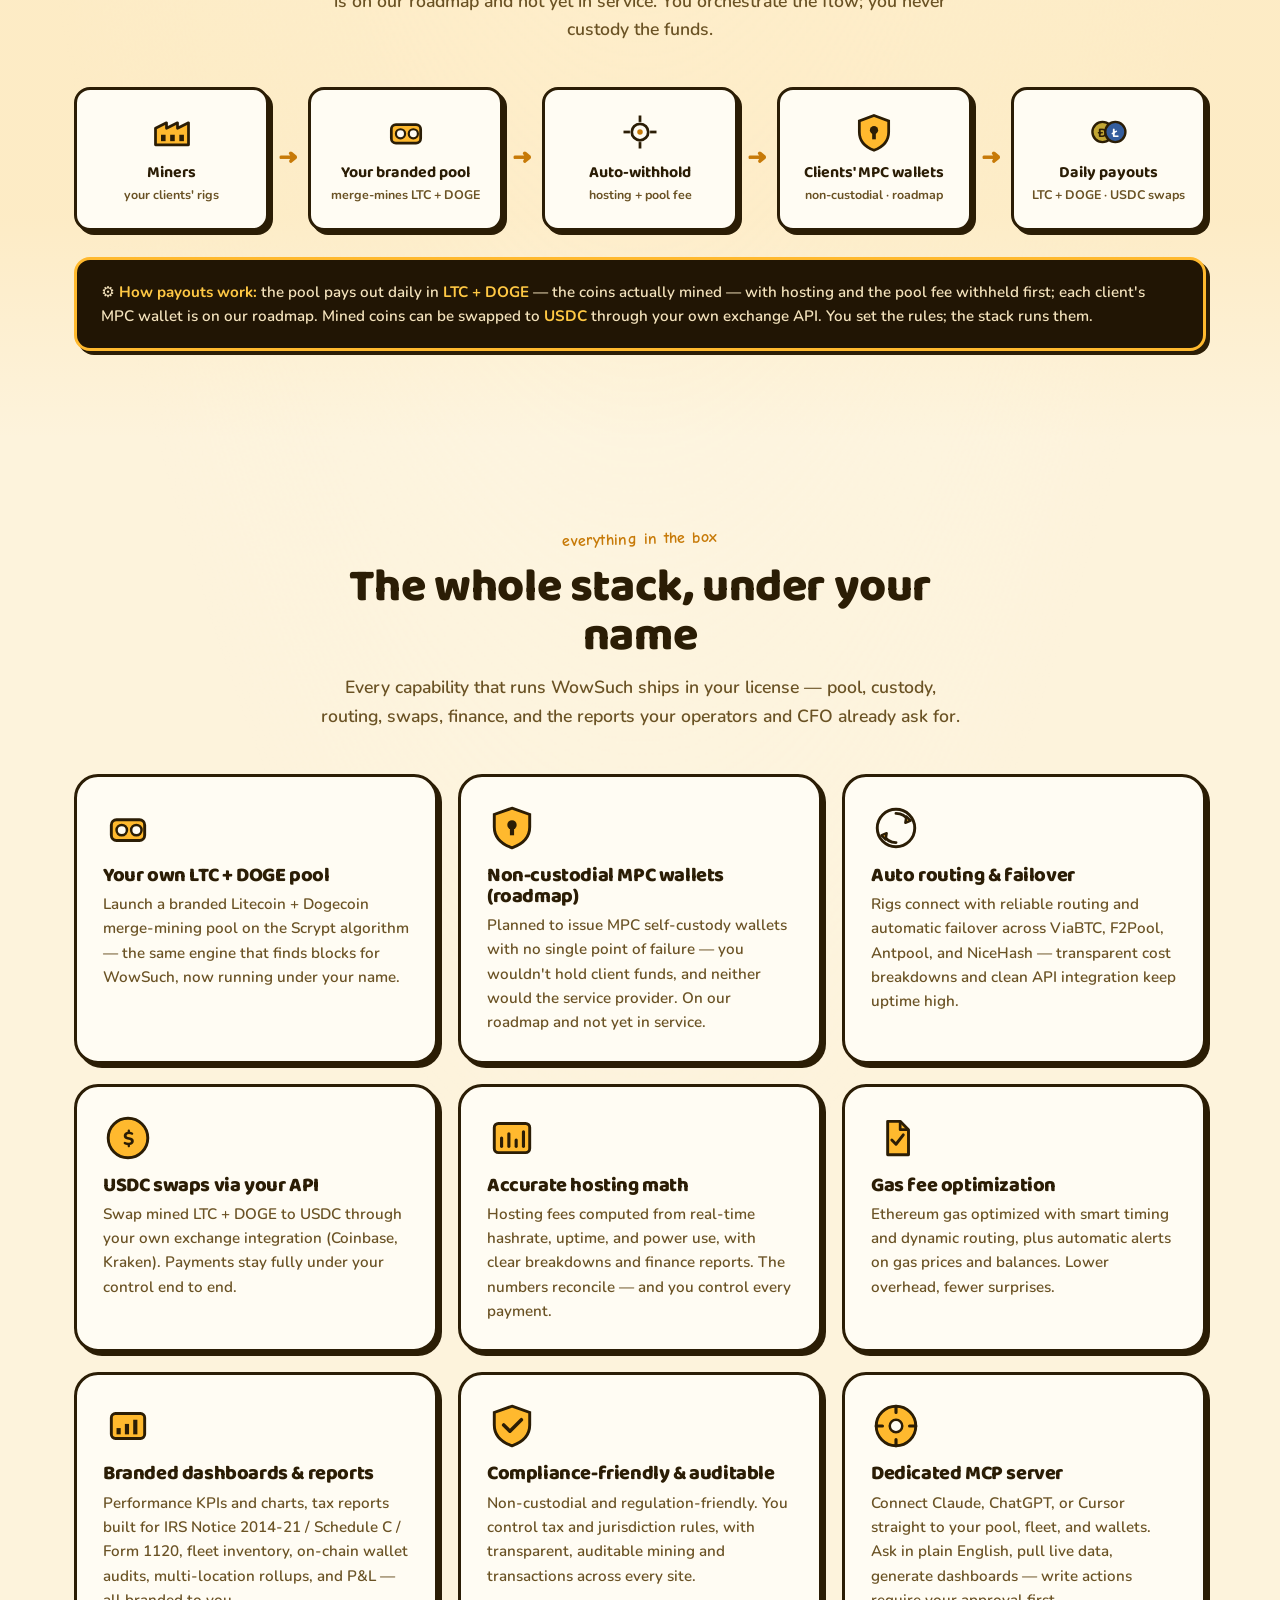
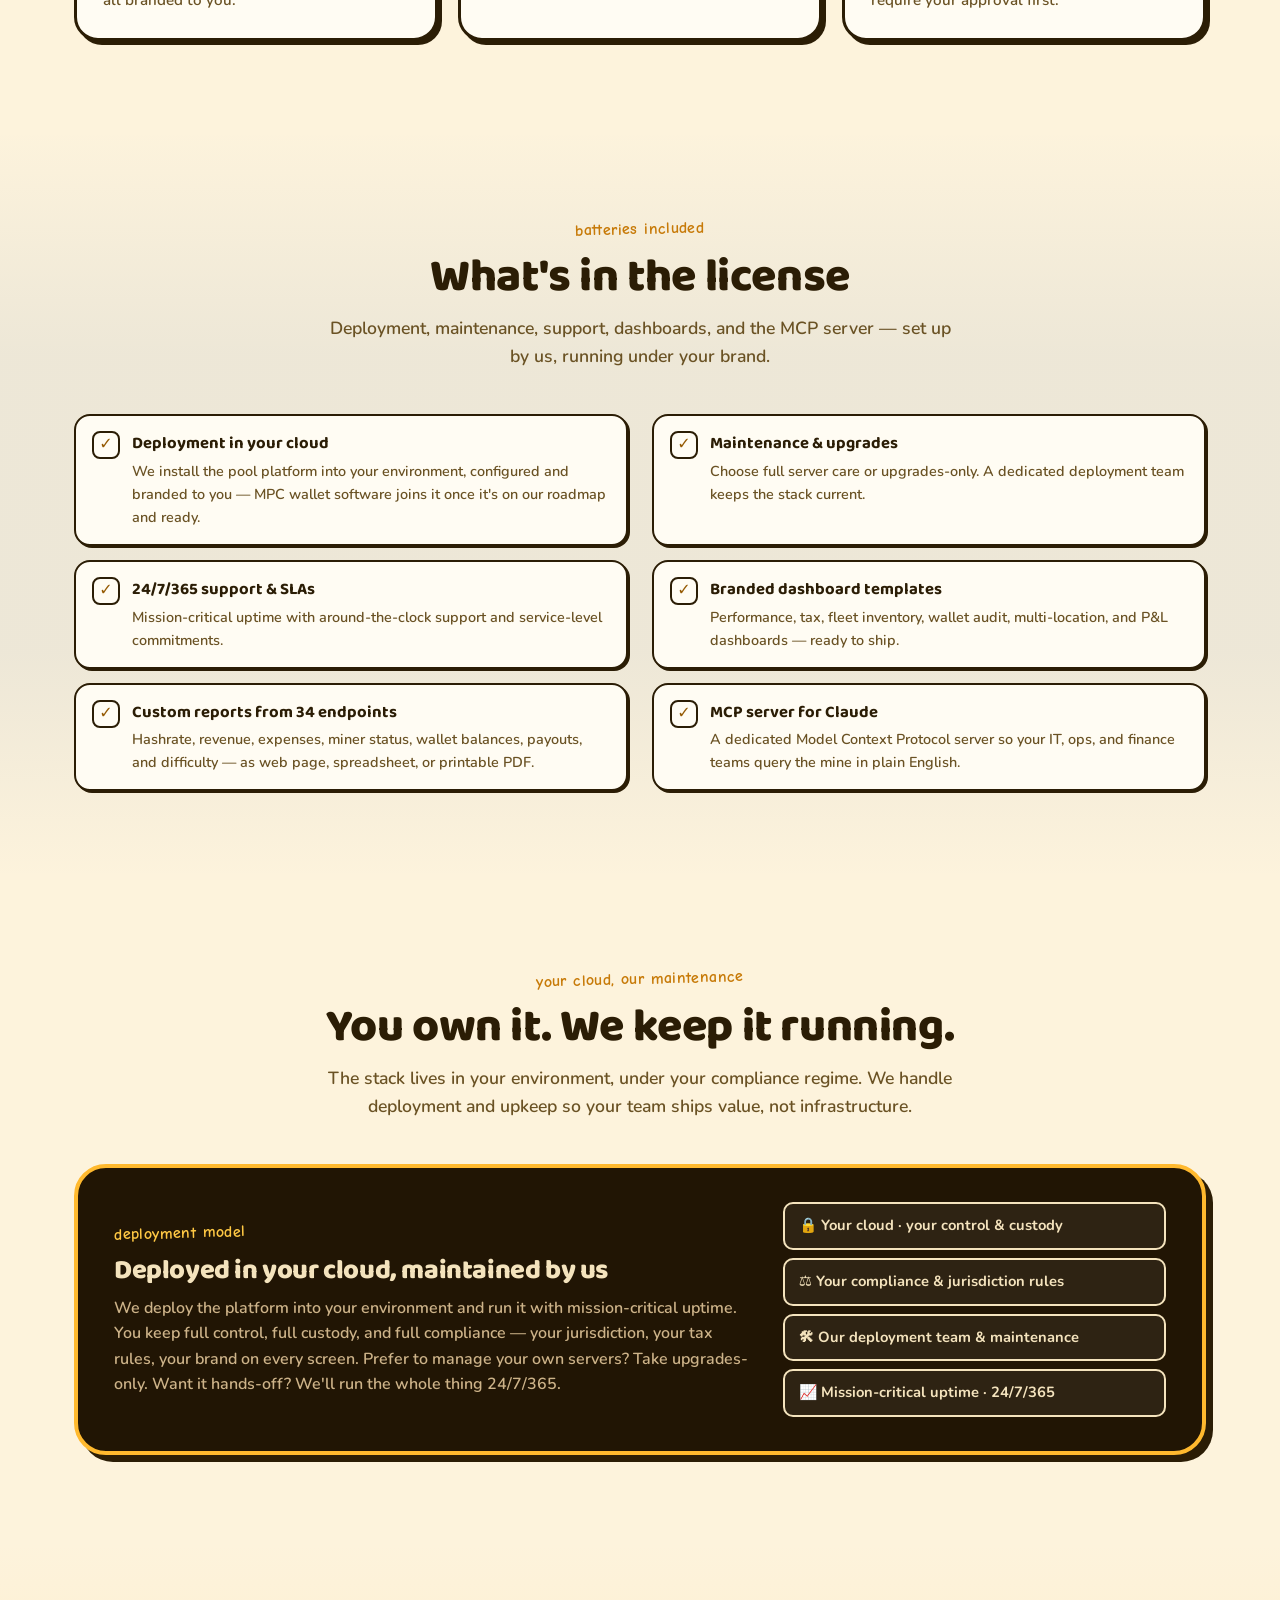
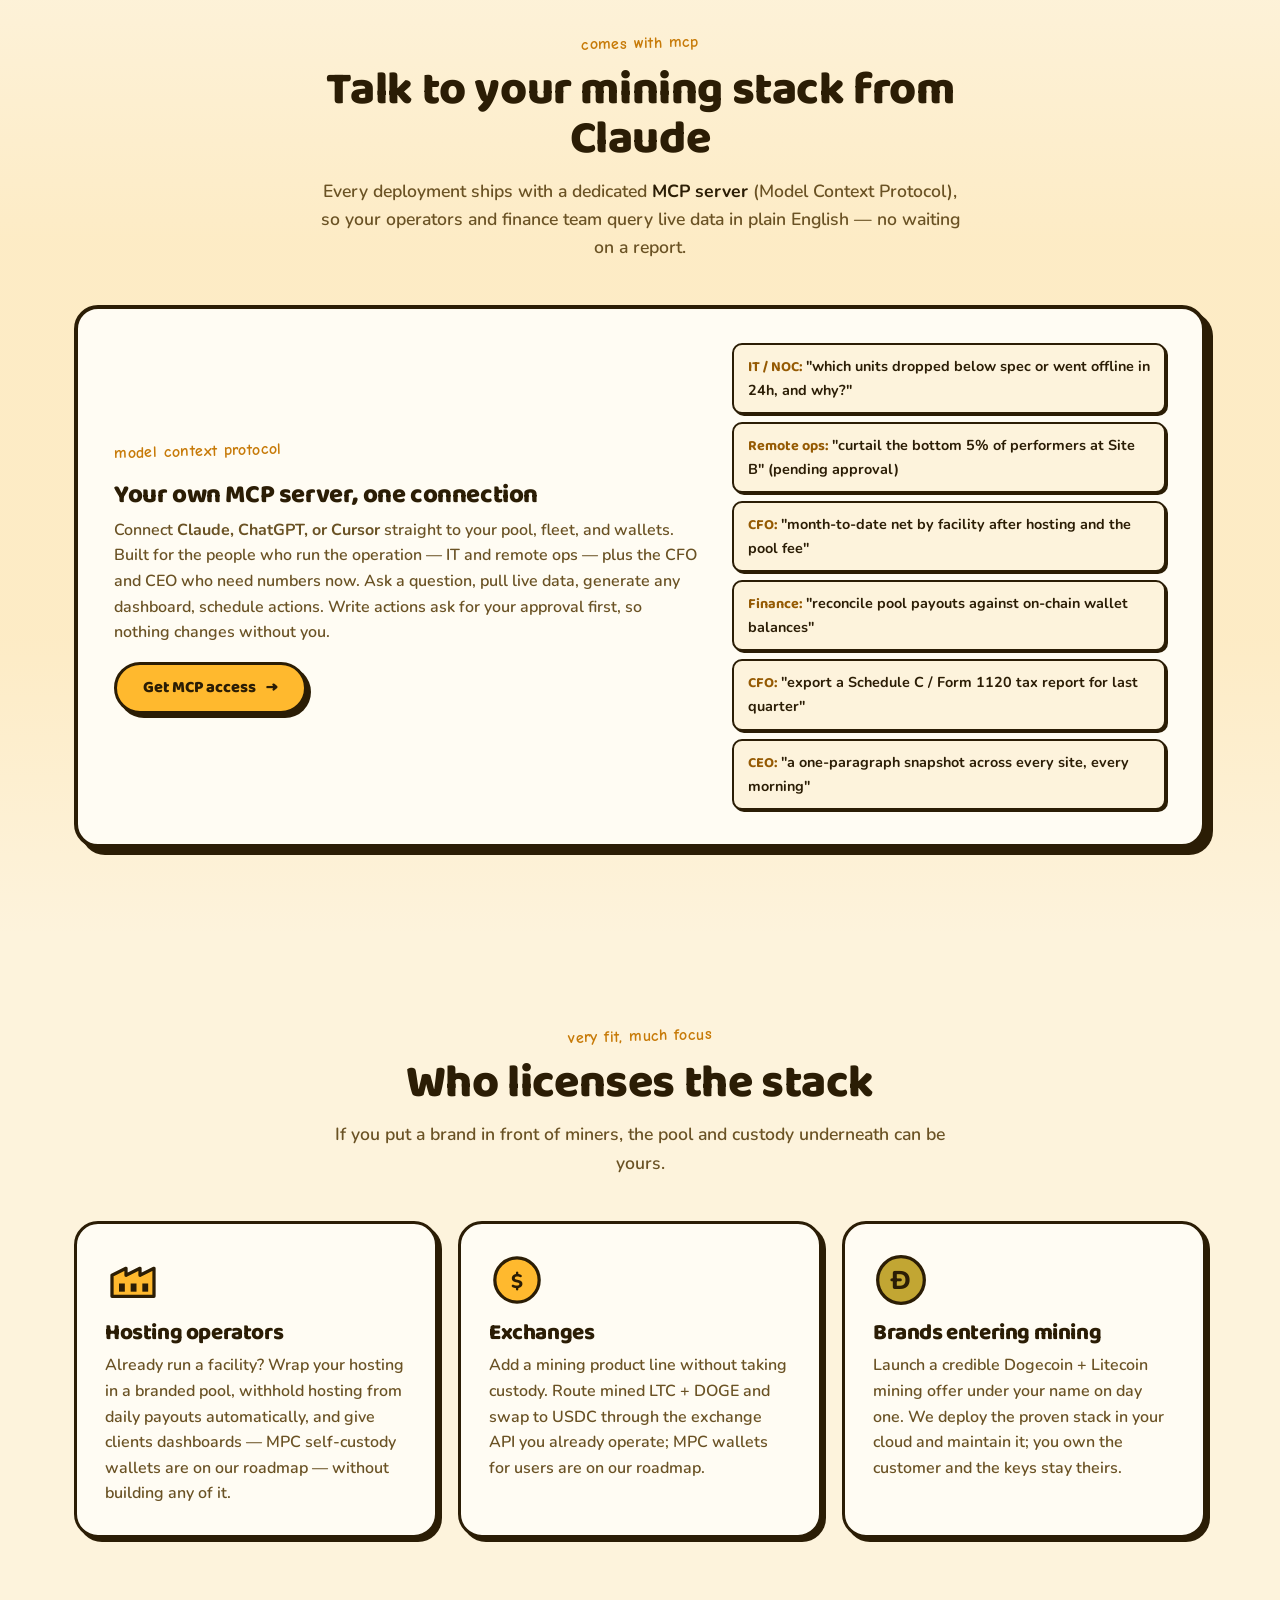
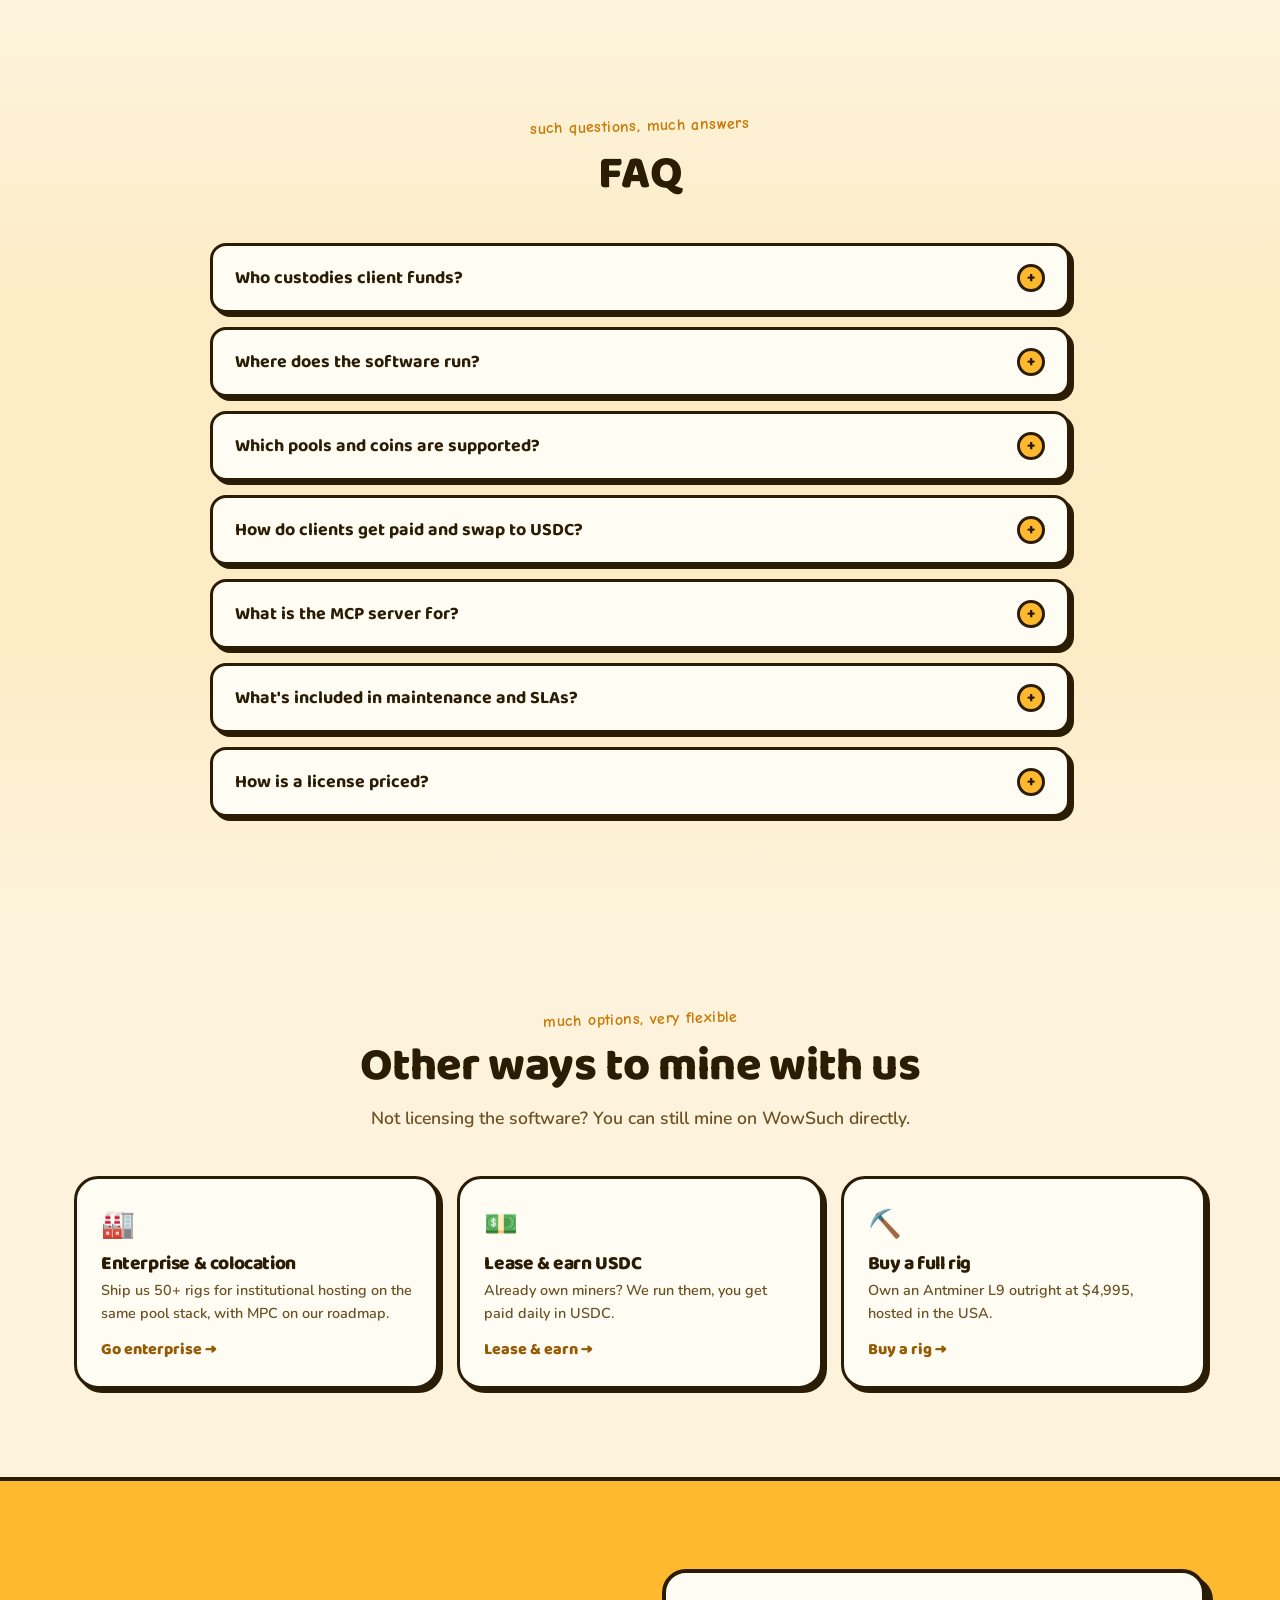
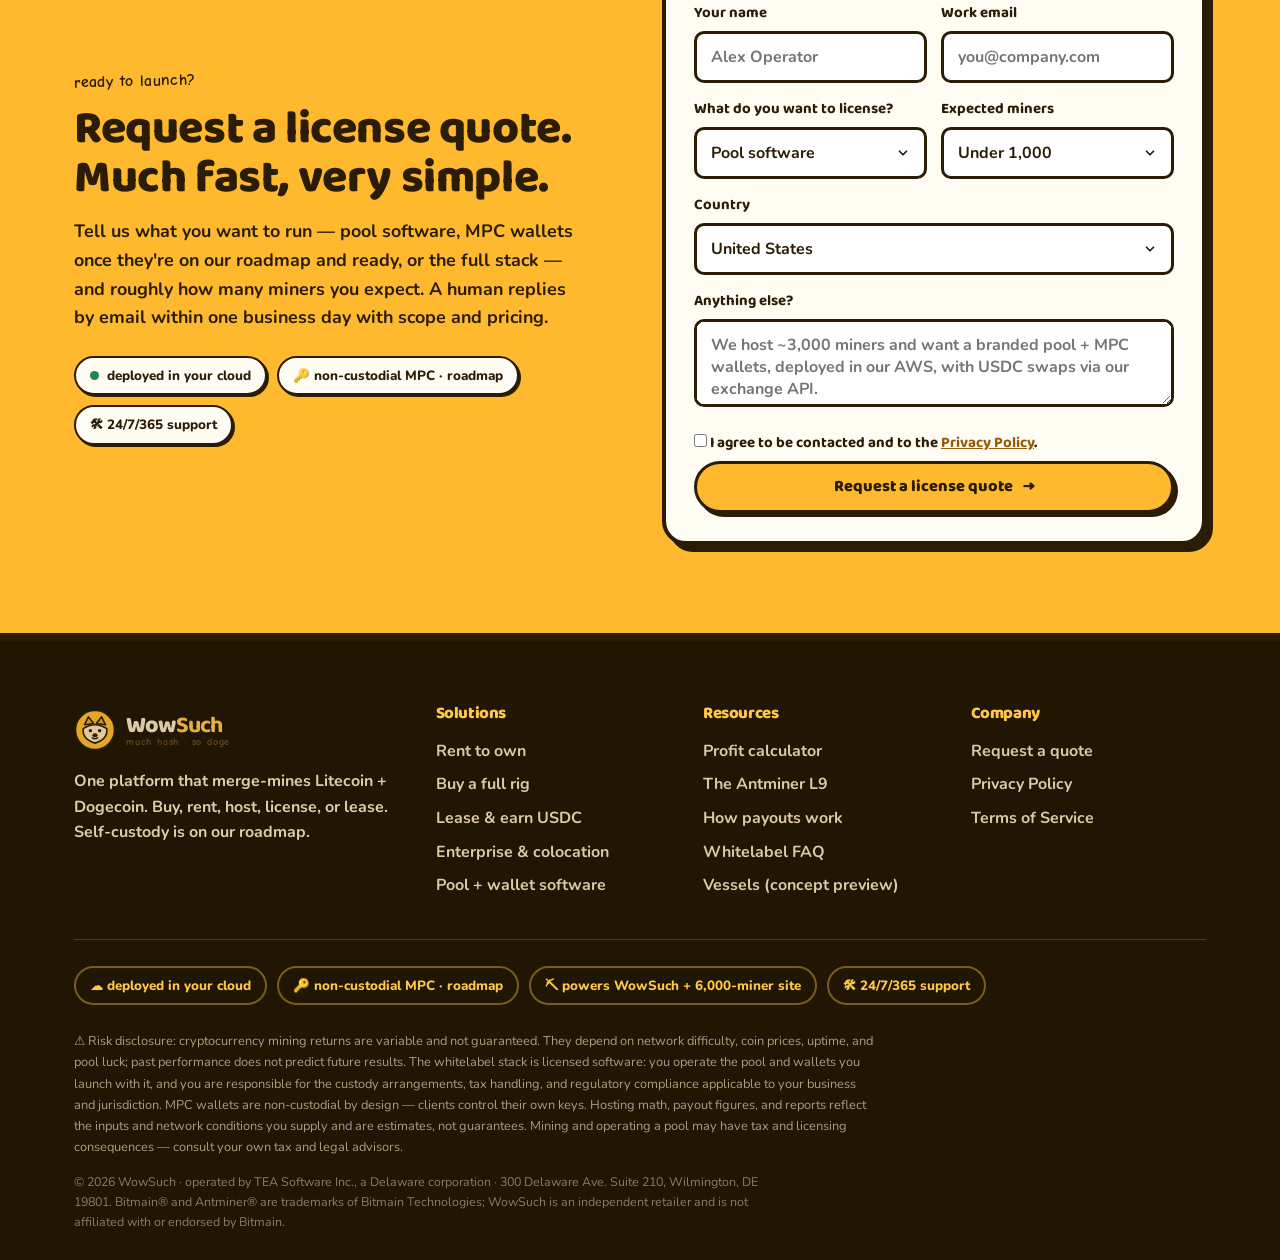
<file: whitelabel.html>
<!doctype html>
<html lang="en">
<head>
<meta charset="utf-8">
<meta name="viewport" content="width=device-width, initial-scale=1">
<title>WowSuch Whitelabel · Your Own LTC + DOGE Pool + MPC Wallets (Roadmap)</title>
<meta name="description" content="License the WowSuch software stack: launch a Litecoin + Dogecoin merge-mining pool under your brand today, with non-custodial MPC wallets on our roadmap to issue alongside it. Deployed in your cloud, maintained 24/7/365.">
<link rel="canonical" href="https://wowsuch.example/whitelabel.html">
<meta name="theme-color" content="#FFB92E">
<meta property="og:type" content="website">
<meta property="og:site_name" content="WowSuch">
<meta property="og:title" content="WowSuch Whitelabel · your brand, your pool, your keys">
<meta property="og:description" content="License the stack that runs WowSuch: a branded LTC + DOGE mining pool, deployed in your cloud and maintained for you — with non-custodial MPC wallets on our roadmap.">
<meta property="og:url" content="https://wowsuch.example/whitelabel.html">
<meta name="twitter:card" content="summary">
<meta name="twitter:title" content="WowSuch Whitelabel · pool + MPC software (roadmap)">
<meta name="twitter:description" content="Run your own branded LTC + DOGE pool on the WowSuch stack, with non-custodial MPC wallets on our roadmap.">
<link rel="icon" type="image/svg+xml" href="assets/img/favicon.svg">
<link rel="preconnect" href="https://fonts.googleapis.com">
<link rel="preconnect" href="https://fonts.gstatic.com" crossorigin>
<link href="https://fonts.googleapis.com/css2?family=Baloo+2:wght@500;600;700;800&family=Comic+Neue:wght@700&family=IBM+Plex+Mono:wght@500;600;700&family=Nunito:wght@400;600;700;800&display=swap" rel="stylesheet">
<link rel="stylesheet" href="assets/css/base.css">
<link rel="stylesheet" href="assets/css/components.css">
<script type="application/ld+json">
{"@context":"https://schema.org","@type":"SoftwareApplication","name":"WowSuch Whitelabel Stack","applicationCategory":"BusinessApplication","operatingSystem":"Cloud (deployed in your environment)","description":"License the WowSuch mining-pool software to launch your own branded Litecoin + Dogecoin merge-mining pool; non-custodial MPC wallet software is on our roadmap to issue alongside it. Includes auto pool routing and failover, USDC swaps via your exchange API, hosting cost math, finance and tax reports, payout optimization, branded dashboard templates, and a dedicated MCP server. Deployed in your cloud and maintained 24/7/365.","offers":{"@type":"Offer","priceCurrency":"USD","price":"0","description":"Custom license — request a quote."},"brand":{"@type":"Brand","name":"WowSuch"},"featureList":["LTC + DOGE merge-mining pool","Non-custodial MPC wallets (roadmap)","Auto pool routing and failover","USDC swaps via exchange API","Hosting cost math and finance reports","Payout fee optimization","Branded dashboard templates","Dedicated MCP server for Claude"]}
</script>
<script type="application/ld+json">
{"@context":"https://schema.org","@type":"FAQPage","mainEntity":[
{"@type":"Question","name":"Who custodies client funds?","acceptedAnswer":{"@type":"Answer","text":"You wouldn't — and neither would we. The stack is being built to issue non-custodial MPC wallets, so client rewards would live in wallets only the client can unlock, with no single point of failure and no operator custody. This wallet capability is on our roadmap and not yet in service."}},
{"@type":"Question","name":"Where does the software run?","acceptedAnswer":{"@type":"Answer","text":"In your cloud, under your brand. We deploy the platform into your environment and maintain it, with 24/7/365 support and your choice of full server care or upgrades-only. You keep control, custody, and compliance."}},
{"@type":"Question","name":"Which pools and coins are supported?","acceptedAnswer":{"@type":"Answer","text":"The pool merge-mines Litecoin and Dogecoin on the Scrypt algorithm. Rigs connect with automatic routing and failover across major pools including ViaBTC, F2Pool, Antpool, and NiceHash, with transparent cost breakdowns and API integration."}},
{"@type":"Question","name":"How do clients get paid and swap to USDC?","acceptedAnswer":{"@type":"Answer","text":"Daily payouts in the coins actually mined — LTC and DOGE — with hosting and pool fee withheld automatically. Each client's MPC wallet is on our roadmap and not yet in service. Mined coins can be swapped to USDC through your own exchange API (Coinbase, Kraken)."}},
{"@type":"Question","name":"What is the MCP server for?","acceptedAnswer":{"@type":"Answer","text":"Every deployment ships with a dedicated MCP (Model Context Protocol) server so your team can connect Claude, ChatGPT, or Cursor straight to the pool, fleet, and wallets. Ask in plain English, pull live data, generate dashboards, and schedule actions — write actions require your approval first."}}
]}
</script>
<style>
  /* ---- page-specific: whitelabel ---- */
  .wl-hero-card{background:linear-gradient(160deg,#FFF6DE,#FCE9BC);border:4px solid var(--ink);
    border-radius:var(--r-lg);box-shadow:var(--sh-3);padding:26px;transform:rotate(-1.5deg);transition:transform .3s;}
  .wl-hero-card:hover{transform:rotate(0) scale(1.02);}
  .wl-hero-card h3,.wl-hero-card .wl-hero-h{font-size:1.45rem;line-height:1.15;margin:12px 0 6px;}
  .wl-stack-list{list-style:none;padding:0;margin:0;display:flex;flex-direction:column;gap:8px;}
  .wl-stack-list li{font-weight:700;background:var(--paper);border:2.5px solid var(--ink);
    border-radius:var(--r-sm);padding:11px 14px;box-shadow:var(--sh-1);font-size:.93rem;}
  .wl-stack-list li b{color:var(--amber-ink);}
  .incl-grid{display:grid;grid-template-columns:1fr 1fr;gap:14px 24px;}
  @media(max-width:820px){.incl-grid{grid-template-columns:1fr;}}
  .incl{display:flex;gap:12px;background:var(--paper);border:2.5px solid var(--ink);
    border-radius:var(--r-md);padding:15px 16px;box-shadow:var(--sh-1);}
  .incl .ck{flex:0 0 auto;width:28px;height:28px;background:var(--paper);border:2.5px solid var(--ink);
    border-radius:8px;display:flex;align-items:center;justify-content:center;font-family:var(--display);font-weight:800;color:var(--amber-ink);}
  .incl b{font-family:var(--display);font-size:1.04rem;}
  .incl p{margin:2px 0 0;font-weight:600;color:var(--ink-soft);font-size:.9rem;}
  .deploy-band{display:grid;grid-template-columns:1.25fr .75fr;gap:30px;align-items:center;
    background:var(--night);color:var(--cream-on-dark);border:4px solid var(--gold);
    border-radius:var(--r-xl);padding:34px 36px;box-shadow:var(--sh-3);}
  .deploy-band h3{color:var(--cream-on-dark);font-size:1.7rem;}
  .deploy-band p{color:var(--soft-on-dark);font-weight:600;margin-top:10px;}
  .deploy-band .eyebrow{color:var(--gold-on-dark);}
  .deploy-list{list-style:none;padding:0;margin:0;display:flex;flex-direction:column;gap:8px;}
  .deploy-list li{font-weight:700;background:rgba(255,255,255,.06);border:2px solid var(--cream-on-dark);
    border-radius:var(--r-sm);padding:10px 14px;color:var(--cream-on-dark);font-size:.92rem;}
  @media(max-width:900px){.deploy-band{grid-template-columns:1fr;}}
  .mcp-band{display:grid;grid-template-columns:1.15fr .85fr;gap:30px;align-items:center;
    background:var(--paper);border:4px solid var(--ink);border-radius:var(--r-lg);
    padding:34px 36px;box-shadow:var(--sh-3);}
  @media(max-width:900px){.mcp-band{grid-template-columns:1fr;}}
  .mcp-list{list-style:none;padding:0;margin:0;display:flex;flex-direction:column;gap:8px;}
  .mcp-list li{font-weight:700;background:var(--cream);border:2.5px solid var(--ink);
    border-radius:var(--r-sm);padding:10px 14px;box-shadow:var(--sh-1);font-size:.9rem;}
  .mcp-list li b{font-family:var(--display);color:var(--amber-ink);}
  .audience-grid{display:grid;grid-template-columns:repeat(3,1fr);gap:20px;}
  @media(max-width:860px){.audience-grid{grid-template-columns:1fr;}}
  .contact-grid{display:grid;grid-template-columns:1fr 1fr;gap:44px;align-items:center;}
  @media(max-width:900px){.contact-grid{grid-template-columns:1fr;}}
  .cta-final{background:var(--gold);border-top:4px solid var(--ink);border-bottom:4px solid var(--ink);}
  .cta-final .eyebrow{color:var(--ink);}
  .logos-strip{display:flex;flex-wrap:wrap;gap:14px;justify-content:center;align-items:center;margin-top:8px;}
  .logo-chip{font-family:var(--mono);font-weight:600;font-size:.9rem;background:var(--paper);
    border:2.5px solid var(--ink);border-radius:999px;padding:9px 16px;box-shadow:var(--sh-1);}
</style>
</head>
<body>
<a class="skip-link" href="#top">Skip to content</a>

<div class="topbar"><span>🖥 <b>Whitelabel software</b> — run your own LTC + DOGE mining pool under your brand today; MPC wallets on our roadmap · we deploy and maintain it</span><a class="tb-btn" href="#contact">Request a quote →</a></div>

<header class="nav"><div class="wrap nav-inner">
  <a class="brand" href="index.html" aria-label="WowSuch home">
    <svg class="mark" viewBox="0 0 64 64" aria-hidden="true">
      <circle cx="32" cy="32" r="30" fill="#FFB92E" stroke="#2B1D05" stroke-width="3"/>
      <path d="M16 24 L22 12 L30 22 Z" fill="#E9A23B" stroke="#2B1D05" stroke-width="2.4" stroke-linejoin="round"/>
      <path d="M48 24 L42 12 L34 22 Z" fill="#E9A23B" stroke="#2B1D05" stroke-width="2.4" stroke-linejoin="round"/>
      <path d="M14 30 Q32 18 50 30 Q52 46 32 52 Q12 46 14 30 Z" fill="#FBE3B0" stroke="#2B1D05" stroke-width="2.4"/>
      <circle cx="25" cy="33" r="2.6" fill="#2B1D05"/><circle cx="39" cy="33" r="2.6" fill="#2B1D05"/>
      <ellipse cx="32" cy="40" rx="4" ry="3" fill="#2B1D05"/>
      <path d="M28 44 Q32 47 36 44" fill="none" stroke="#2B1D05" stroke-width="2.2" stroke-linecap="round"/>
    </svg>
    <span class="name">Wow<b>Such</b><small>Antminer L9 · LTC + DOGE</small></span>
  </a>
  <nav class="links" id="navlinks" aria-label="Main">
    <span class="has-drop"><a class="drop-toggle">Solutions <span class="caret">▾</span></a>
      <span class="drop-menu">
        <a href="rent-to-own.html">Rent to Own &amp; Mine it<small>by the chip · from $13.89/mo · 12 chips</small></a>
        <a href="buy.html">Buy a Full Rig &amp; Mine it<small>own an L9 outright · $4,995</small></a>
        <a href="lease.html">Lease your Rig to us &amp; Earn<small>we run it, you get paid USDC</small></a>
        <a href="enterprise.html">Bring your Own Rigs<small>enterprise colocation · 50+</small></a>
        <a href="whitelabel.html" aria-current="page">Pool + Wallet Software<small>launch your own pool + MPC</small></a>
      </span>
    </span>
    <a href="wallet.html">Create a wallet</a>
    <a href="buy.html#calc">Profit calc</a>
    <a href="enterprise.html">Enterprise</a>
    <a href="vessels.html">Vessels <span class="chip" style="margin-left:4px">concept</span></a>
    <a class="btn sm nav-cta" href="#contact">Request a quote <span class="arrow">→</span></a>
  </nav>
  <button class="burger" id="burger" aria-label="Menu"><span></span></button>
</div></header>

<main id="top">

<!-- ============ HERO ============ -->
<section class="hero" id="hero"><div class="wrap hero-grid">
  <div class="hero-copy">
    <span class="eyebrow reveal">your brand · your pool · your keys</span>
    <h1 class="reveal" style="transition-delay:.05s">Your brand. Your pool.<br><span class="pop">Your keys.</span></h1>
    <p class="sub reveal" style="transition-delay:.12s">License the software stack that runs WowSuch: launch your own <b>Litecoin + Dogecoin merge-mining pool</b> under your brand today, with <b>non-custodial MPC wallets</b> on our roadmap to issue alongside it. We deploy it in your cloud and maintain it — you keep control, custody, and compliance.</p>
    <div class="hero-ctas reveal" style="transition-delay:.18s">
      <a class="btn lg" href="#contact">Request a license quote <span class="arrow">→</span></a>
      <a class="btn alt" href="#how">See how it works</a>
    </div>
    <div class="hero-badges reveal" style="transition-delay:.24s">
      <span class="pill"><span class="dot"></span> deployed in your cloud</span>
      <span class="pill">🔑 non-custodial MPC · roadmap</span>
      <span class="pill">🛠 24/7/365 support</span>
    </div>
    <div class="hero-proof reveal" style="transition-delay:.3s">
      <span>The same stack that powers <b>WowSuch</b> and a <b>6,000-miner</b> enterprise site</span>
    </div>
  </div>
  <div class="hero-stage reveal" style="transition-delay:.1s">
    <div class="wl-hero-card">
      <svg viewBox="0 0 64 64" width="60" height="60" aria-hidden="true">
        <circle cx="32" cy="32" r="30" fill="#FFB92E" stroke="#2B1D05" stroke-width="3"/>
        <path d="M16 24 L22 12 L30 22 Z" fill="#E9A23B" stroke="#2B1D05" stroke-width="2.4" stroke-linejoin="round"/>
        <path d="M48 24 L42 12 L34 22 Z" fill="#E9A23B" stroke="#2B1D05" stroke-width="2.4" stroke-linejoin="round"/>
        <path d="M14 30 Q32 18 50 30 Q52 46 32 52 Q12 46 14 30 Z" fill="#FBE3B0" stroke="#2B1D05" stroke-width="2.4"/>
        <circle cx="25" cy="33" r="2.6" fill="#2B1D05"/><circle cx="39" cy="33" r="2.6" fill="#2B1D05"/>
        <ellipse cx="32" cy="40" rx="4" ry="3" fill="#2B1D05"/>
      </svg>
      <h2 class="wl-hero-h">One stack. Two products.</h2>
      <p style="color:var(--ink-soft);font-weight:600;margin-bottom:14px">WowSuch Pool merge-mines LTC + DOGE, live today. WowSuch MPC is planned to keep every reward in a self-custody wallet. Both run under your name.</p>
      <ul class="wl-stack-list">
        <li><b>Pool software</b> · branded LTC + DOGE merge-mining</li>
        <li><b>MPC wallets</b> · roadmap — you'd never custody client funds</li>
        <li>Auto routing + failover · USDC swaps via your API</li>
      </ul>
      <div class="live-px" id="livePx" aria-live="polite">⛓ Live prices loading…</div>
    </div>
  </div>
</div></section>

<div class="marquee" aria-hidden="true"><div class="track"><span>
  <span>⛏ your pool</span><span>★</span><span>your brand</span><span>★</span><span>your keys</span><span>★</span><span>non-custodial MPC</span><span>★</span><span>merge mine LTC + DOGE</span><span>★</span><span>your cloud</span><span>★</span><span>24/7/365</span><span>★</span><span>wow</span><span>★</span>
  <span>⛏ your pool</span><span>★</span><span>your brand</span><span>★</span><span>your keys</span><span>★</span><span>non-custodial MPC</span><span>★</span><span>merge mine LTC + DOGE</span><span>★</span><span>your cloud</span><span>★</span><span>24/7/365</span><span>★</span><span>wow</span><span>★</span>
</span></div></div>

<!-- ============ CREDIBILITY STRIP ============ -->
<section class="tight" id="proof"><div class="wrap">
  <div class="sec-head center reveal"><span class="eyebrow">battle-tested in production</span>
    <h2>Already running real mines</h2>
    <p>This is not vaporware. The whitelabel stack is the exact software that operates WowSuch end-to-end — and routes hashrate across the major pools.</p>
  </div>
  <div class="logos-strip reveal">
    <span class="logo-chip">powers WowSuch.com</span>
    <span class="logo-chip">6,000-miner enterprise site</span>
    <span class="logo-chip">ViaBTC</span>
    <span class="logo-chip">F2Pool</span>
    <span class="logo-chip">Antpool</span>
    <span class="logo-chip">NiceHash</span>
  </div>
</div></section>

<!-- ============ HOW IT WORKS ============ -->
<section id="how" class="band-alt"><div class="wrap">
  <div class="sec-head center reveal"><span class="eyebrow">one app, much power</span>
    <h2>From miner to your clients' wallets — automatically</h2>
    <p>Rigs hash into <b>your</b> branded pool. Hosting and the pool fee are withheld before payout, then daily rewards are paid out; each client's <b>non-custodial MPC wallet</b> is on our roadmap and not yet in service. You orchestrate the flow; you never custody the funds.</p>
  </div>
  <div class="flow reveal">
    <div class="node">
      <svg class="ic" viewBox="0 0 48 48" aria-hidden="true"><path d="M6 38 V20 L18 14 V20 L30 14 V20 L42 14 V38 Z" fill="#FFB92E" stroke="#2B1D05" stroke-width="3" stroke-linejoin="round"/><rect x="12" y="27" width="5" height="7" fill="#2B1D05"/><rect x="22" y="27" width="5" height="7" fill="#2B1D05"/><rect x="32" y="27" width="5" height="7" fill="#2B1D05"/></svg>
      <b>Miners</b><small>your clients' rigs</small>
    </div>
    <div class="arw" aria-hidden="true">→</div>
    <div class="node">
      <svg class="ic" viewBox="0 0 48 48" aria-hidden="true"><rect x="8" y="16" width="32" height="20" rx="5" fill="#FFB92E" stroke="#2B1D05" stroke-width="3"/><circle cx="18" cy="26" r="5" fill="#FFFCF3" stroke="#2B1D05" stroke-width="2.4"/><circle cx="32" cy="26" r="5" fill="#FFFCF3" stroke="#2B1D05" stroke-width="2.4"/></svg>
      <b>Your branded pool</b><small>merge-mines LTC + DOGE</small>
    </div>
    <div class="arw" aria-hidden="true">→</div>
    <div class="node">
      <svg class="ic" viewBox="0 0 48 48" aria-hidden="true"><circle cx="24" cy="24" r="9" fill="none" stroke="#2B1D05" stroke-width="3"/><g stroke="#2B1D05" stroke-width="3"><line x1="24" y1="6" x2="24" y2="13"/><line x1="24" y1="35" x2="24" y2="42"/><line x1="6" y1="24" x2="13" y2="24"/><line x1="35" y1="24" x2="42" y2="24"/></g><circle cx="24" cy="24" r="3" fill="#C77A08"/></svg>
      <b>Auto-withhold</b><small>hosting + pool fee</small>
    </div>
    <div class="arw" aria-hidden="true">→</div>
    <div class="node">
      <svg class="ic" viewBox="0 0 48 48" aria-hidden="true"><path d="M24 6 L40 12 V24 Q40 38 24 44 Q8 38 8 24 V12 Z" fill="#FFB92E" stroke="#2B1D05" stroke-width="3"/><circle cx="24" cy="22" r="4.5" fill="#2B1D05"/><rect x="22" y="24" width="4" height="8" fill="#2B1D05"/></svg>
      <b>Clients' MPC wallets</b><small>non-custodial · roadmap</small>
    </div>
    <div class="arw" aria-hidden="true">→</div>
    <div class="node">
      <svg class="ic" viewBox="0 0 48 48" aria-hidden="true"><circle cx="18" cy="24" r="11" fill="#C2A633" stroke="#2B1D05" stroke-width="2.6"/><text x="18" y="29" text-anchor="middle" font-family="Baloo 2,sans-serif" font-weight="800" font-size="13" fill="#2B1D05">Ð</text><circle cx="32" cy="24" r="11" fill="#345D9D" stroke="#2B1D05" stroke-width="2.6"/><text x="32" y="29" text-anchor="middle" font-family="Baloo 2,sans-serif" font-weight="800" font-size="13" fill="#fff">Ł</text></svg>
      <b>Daily payouts</b><small>LTC + DOGE · USDC swaps</small>
    </div>
  </div>
  <p class="note-banner reveal">⚙ <b>How payouts work:</b> the pool pays out daily in <b>LTC + DOGE</b> — the coins actually mined — with hosting and the pool fee withheld first; each client's MPC wallet is on our roadmap. Mined coins can be swapped to <b>USDC</b> through your own exchange API. You set the rules; the stack runs them.</p>
</div></section>

<!-- ============ FEATURE GRID ============ -->
<section id="features"><div class="wrap">
  <div class="sec-head center reveal"><span class="eyebrow">everything in the box</span>
    <h2>The whole stack, under your name</h2>
    <p>Every capability that runs WowSuch ships in your license — pool, custody, routing, swaps, finance, and the reports your operators and CFO already ask for.</p>
  </div>
  <div class="trust-grid">
    <div class="trust-card reveal">
      <svg class="ico" viewBox="0 0 48 48" aria-hidden="true"><rect x="8" y="16" width="32" height="20" rx="5" fill="#FFB92E" stroke="#2B1D05" stroke-width="2.8"/><circle cx="18" cy="26" r="5" fill="#FFFCF3" stroke="#2B1D05" stroke-width="2.4"/><circle cx="32" cy="26" r="5" fill="#FFFCF3" stroke="#2B1D05" stroke-width="2.4"/></svg>
      <h3>Your own LTC + DOGE pool</h3>
      <p>Launch a branded Litecoin + Dogecoin merge-mining pool on the Scrypt algorithm — the same engine that finds blocks for WowSuch, now running under your name.</p>
    </div>
    <div class="trust-card reveal" style="transition-delay:.06s">
      <svg class="ico" viewBox="0 0 48 48" aria-hidden="true"><path d="M24 5 L41 11 V23 Q41 37 24 43 Q7 37 7 23 V11 Z" fill="#FFB92E" stroke="#2B1D05" stroke-width="2.8"/><circle cx="24" cy="21" r="4.5" fill="#2B1D05"/><rect x="22" y="23" width="4" height="8" fill="#2B1D05"/></svg>
      <h3>Non-custodial MPC wallets (roadmap)</h3>
      <p>Planned to issue MPC self-custody wallets with no single point of failure — you wouldn't hold client funds, and neither would the service provider. On our roadmap and not yet in service.</p>
    </div>
    <div class="trust-card reveal" style="transition-delay:.12s">
      <svg class="ico" viewBox="0 0 48 48" aria-hidden="true"><circle cx="24" cy="24" r="18" fill="none" stroke="#2B1D05" stroke-width="2.8"/><path d="M24 10 a14 14 0 0 1 12 7" fill="none" stroke="#2B1D05" stroke-width="2.8" stroke-linecap="round"/><path d="M34 13 L38 17 L33 19 Z" fill="#FFB92E" stroke="#2B1D05" stroke-width="2.4" stroke-linejoin="round"/><path d="M24 38 a14 14 0 0 1 -12 -7" fill="none" stroke="#2B1D05" stroke-width="2.8" stroke-linecap="round"/><path d="M14 35 L10 31 L15 29 Z" fill="#FFB92E" stroke="#2B1D05" stroke-width="2.4" stroke-linejoin="round"/></svg>
      <h3>Auto routing &amp; failover</h3>
      <p>Rigs connect with reliable routing and automatic failover across ViaBTC, F2Pool, Antpool, and NiceHash — transparent cost breakdowns and clean API integration keep uptime high.</p>
    </div>
    <div class="trust-card reveal" style="transition-delay:.18s">
      <svg class="ico" viewBox="0 0 48 48" aria-hidden="true"><circle cx="24" cy="24" r="19" fill="#FFB92E" stroke="#2B1D05" stroke-width="2.8"/><text x="24" y="31" text-anchor="middle" font-family="Baloo 2,sans-serif" font-weight="800" font-size="18" fill="#2B1D05">$</text></svg>
      <h3>USDC swaps via your API</h3>
      <p>Swap mined LTC + DOGE to USDC through your own exchange integration (Coinbase, Kraken). Payments stay fully under your control end to end.</p>
    </div>
    <div class="trust-card reveal" style="transition-delay:.24s">
      <svg class="ico" viewBox="0 0 48 48" aria-hidden="true"><rect x="7" y="10" width="34" height="28" rx="4" fill="#FFB92E" stroke="#2B1D05" stroke-width="2.8"/><line x1="14" y1="32" x2="14" y2="24" stroke="#2B1D05" stroke-width="3" stroke-linecap="round"/><line x1="21" y1="32" x2="21" y2="20" stroke="#2B1D05" stroke-width="3" stroke-linecap="round"/><line x1="28" y1="32" x2="28" y2="26" stroke="#2B1D05" stroke-width="3" stroke-linecap="round"/><line x1="35" y1="32" x2="35" y2="18" stroke="#2B1D05" stroke-width="3" stroke-linecap="round"/></svg>
      <h3>Accurate hosting math</h3>
      <p>Hosting fees computed from real-time hashrate, uptime, and power use, with clear breakdowns and finance reports. The numbers reconcile — and you control every payment.</p>
    </div>
    <div class="trust-card reveal" style="transition-delay:.3s">
      <svg class="ico" viewBox="0 0 48 48" aria-hidden="true"><path d="M16 8 h12 l8 8 v24 H16 Z" fill="#FFB92E" stroke="#2B1D05" stroke-width="2.8" stroke-linejoin="round"/><path d="M28 8 v8 h8" fill="none" stroke="#2B1D05" stroke-width="2.6" stroke-linejoin="round"/><path d="M20 26 L24 30 L31 21" fill="none" stroke="#2B1D05" stroke-width="2.8" stroke-linecap="round" stroke-linejoin="round"/></svg>
      <h3>Gas fee optimization</h3>
      <p>Ethereum gas optimized with smart timing and dynamic routing, plus automatic alerts on gas prices and balances. Lower overhead, fewer surprises.</p>
    </div>
    <div class="trust-card reveal">
      <svg class="ico" viewBox="0 0 48 48" aria-hidden="true"><rect x="8" y="12" width="32" height="24" rx="4" fill="#FFB92E" stroke="#2B1D05" stroke-width="2.8"/><rect x="13" y="26" width="4" height="6" fill="#2B1D05"/><rect x="21" y="22" width="4" height="10" fill="#2B1D05"/><rect x="29" y="18" width="4" height="14" fill="#2B1D05"/></svg>
      <h3>Branded dashboards &amp; reports</h3>
      <p>Performance KPIs and charts, tax reports built for IRS Notice 2014-21 / Schedule C / Form 1120, fleet inventory, on-chain wallet audits, multi-location rollups, and P&amp;L — all branded to you.</p>
    </div>
    <div class="trust-card reveal" style="transition-delay:.06s">
      <svg class="ico" viewBox="0 0 48 48" aria-hidden="true"><path d="M24 5 L41 11 V23 Q41 37 24 43 Q7 37 7 23 V11 Z" fill="#FFB92E" stroke="#2B1D05" stroke-width="2.8"/><path d="M16 23 L22 29 L33 18" fill="none" stroke="#2B1D05" stroke-width="3.4" stroke-linecap="round" stroke-linejoin="round"/></svg>
      <h3>Compliance-friendly &amp; auditable</h3>
      <p>Non-custodial and regulation-friendly. You control tax and jurisdiction rules, with transparent, auditable mining and transactions across every site.</p>
    </div>
    <div class="trust-card reveal" style="transition-delay:.12s">
      <svg class="ico" viewBox="0 0 48 48" aria-hidden="true"><circle cx="24" cy="24" r="19" fill="#FFB92E" stroke="#2B1D05" stroke-width="2.8"/><circle cx="24" cy="24" r="6" fill="#FFFCF3" stroke="#2B1D05" stroke-width="2.4"/><path d="M24 5 V11 M24 37 V43 M5 24 H11 M37 24 H43" stroke="#2B1D05" stroke-width="3" stroke-linecap="round"/></svg>
      <h3>Dedicated MCP server</h3>
      <p>Connect Claude, ChatGPT, or Cursor straight to your pool, fleet, and wallets. Ask in plain English, pull live data, generate dashboards — write actions require your approval first.</p>
    </div>
  </div>
</div></section>

<!-- ============ WHAT'S INCLUDED ============ -->
<section id="included" class="band-cool"><div class="wrap">
  <div class="sec-head center reveal"><span class="eyebrow">batteries included</span>
    <h2>What's in the license</h2>
    <p>Deployment, maintenance, support, dashboards, and the MCP server — set up by us, running under your brand.</p>
  </div>
  <div class="incl-grid reveal">
    <div class="incl"><span class="ck" aria-hidden="true">✓</span><div><b>Deployment in your cloud</b><p>We install the pool platform into your environment, configured and branded to you — MPC wallet software joins it once it's on our roadmap and ready.</p></div></div>
    <div class="incl"><span class="ck" aria-hidden="true">✓</span><div><b>Maintenance &amp; upgrades</b><p>Choose full server care or upgrades-only. A dedicated deployment team keeps the stack current.</p></div></div>
    <div class="incl"><span class="ck" aria-hidden="true">✓</span><div><b>24/7/365 support &amp; SLAs</b><p>Mission-critical uptime with around-the-clock support and service-level commitments.</p></div></div>
    <div class="incl"><span class="ck" aria-hidden="true">✓</span><div><b>Branded dashboard templates</b><p>Performance, tax, fleet inventory, wallet audit, multi-location, and P&amp;L dashboards — ready to ship.</p></div></div>
    <div class="incl"><span class="ck" aria-hidden="true">✓</span><div><b>Custom reports from 34 endpoints</b><p>Hashrate, revenue, expenses, miner status, wallet balances, payouts, and difficulty — as web page, spreadsheet, or printable PDF.</p></div></div>
    <div class="incl"><span class="ck" aria-hidden="true">✓</span><div><b>MCP server for Claude</b><p>A dedicated Model Context Protocol server so your IT, ops, and finance teams query the mine in plain English.</p></div></div>
  </div>
</div></section>

<!-- ============ DEPLOYMENT MODEL ============ -->
<section id="deploy"><div class="wrap">
  <div class="sec-head center reveal"><span class="eyebrow">your cloud, our maintenance</span>
    <h2>You own it. We keep it running.</h2>
    <p>The stack lives in your environment, under your compliance regime. We handle deployment and upkeep so your team ships value, not infrastructure.</p>
  </div>
  <div class="deploy-band reveal">
    <div>
      <span class="eyebrow">deployment model</span>
      <h3>Deployed in your cloud, maintained by us</h3>
      <p>We deploy the platform into your environment and run it with mission-critical uptime. You keep full control, full custody, and full compliance — your jurisdiction, your tax rules, your brand on every screen. Prefer to manage your own servers? Take upgrades-only. Want it hands-off? We'll run the whole thing 24/7/365.</p>
    </div>
    <ul class="deploy-list">
      <li>🔒 Your cloud · your control &amp; custody</li>
      <li>⚖️ Your compliance &amp; jurisdiction rules</li>
      <li>🛠 Our deployment team &amp; maintenance</li>
      <li>📈 Mission-critical uptime · 24/7/365</li>
    </ul>
  </div>
</div></section>

<!-- ============ MCP SECTION ============ -->
<section id="mcp" class="band-alt"><div class="wrap">
  <div class="sec-head center reveal"><span class="eyebrow">comes with MCP</span>
    <h2>Talk to your mining stack from Claude</h2>
    <p>Every deployment ships with a dedicated <b>MCP server</b> (Model Context Protocol), so your operators and finance team query live data in plain English — no waiting on a report.</p>
  </div>
  <div class="mcp-band reveal">
    <div>
      <span class="eyebrow">model context protocol</span>
      <h3 style="font-size:1.6rem;margin:6px 0 10px">Your own MCP server, one connection</h3>
      <p style="color:var(--ink-soft);font-weight:600">Connect <b>Claude, ChatGPT, or Cursor</b> straight to your pool, fleet, and wallets. Built for the people who run the operation — IT and remote ops — plus the CFO and CEO who need numbers now. Ask a question, pull live data, generate any dashboard, schedule actions. Write actions ask for your approval first, so nothing changes without you.</p>
      <div class="hero-ctas" style="margin-top:16px"><a class="btn" href="#contact">Get MCP access <span class="arrow">→</span></a></div>
    </div>
    <ul class="mcp-list">
      <li><b>IT / NOC:</b> "which units dropped below spec or went offline in 24h, and why?"</li>
      <li><b>Remote ops:</b> "curtail the bottom 5% of performers at Site B" (pending approval)</li>
      <li><b>CFO:</b> "month-to-date net by facility after hosting and the pool fee"</li>
      <li><b>Finance:</b> "reconcile pool payouts against on-chain wallet balances"</li>
      <li><b>CFO:</b> "export a Schedule C / Form 1120 tax report for last quarter"</li>
      <li><b>CEO:</b> "a one-paragraph snapshot across every site, every morning"</li>
    </ul>
  </div>
</div></section>

<!-- ============ WHO IT'S FOR ============ -->
<section id="who"><div class="wrap">
  <div class="sec-head center reveal"><span class="eyebrow">very fit, much focus</span>
    <h2>Who licenses the stack</h2>
    <p>If you put a brand in front of miners, the pool and custody underneath can be yours.</p>
  </div>
  <div class="audience-grid">
    <div class="card reveal">
      <svg class="ico" viewBox="0 0 48 48" aria-hidden="true"><path d="M6 38 V20 L18 14 V20 L30 14 V20 L42 14 V38 Z" fill="#FFB92E" stroke="#2B1D05" stroke-width="2.8" stroke-linejoin="round"/><rect x="12" y="27" width="5" height="7" fill="#2B1D05"/><rect x="22" y="27" width="5" height="7" fill="#2B1D05"/><rect x="32" y="27" width="5" height="7" fill="#2B1D05"/></svg>
      <h3>Hosting operators</h3>
      <p>Already run a facility? Wrap your hosting in a branded pool, withhold hosting from daily payouts automatically, and give clients dashboards — MPC self-custody wallets are on our roadmap — without building any of it.</p>
    </div>
    <div class="card reveal" style="transition-delay:.08s">
      <svg class="ico" viewBox="0 0 48 48" aria-hidden="true"><circle cx="24" cy="24" r="19" fill="#FFB92E" stroke="#2B1D05" stroke-width="2.8"/><text x="24" y="31" text-anchor="middle" font-family="Baloo 2,sans-serif" font-weight="800" font-size="17" fill="#2B1D05">$</text></svg>
      <h3>Exchanges</h3>
      <p>Add a mining product line without taking custody. Route mined LTC + DOGE and swap to USDC through the exchange API you already operate; MPC wallets for users are on our roadmap.</p>
    </div>
    <div class="card reveal" style="transition-delay:.16s">
      <svg class="ico" viewBox="0 0 48 48" aria-hidden="true"><circle cx="24" cy="24" r="20" fill="#C2A633" stroke="#2B1D05" stroke-width="2.8"/><text x="24" y="32" text-anchor="middle" font-family="Baloo 2,sans-serif" font-weight="800" font-size="22" fill="#2B1D05">Ð</text></svg>
      <h3>Brands entering mining</h3>
      <p>Launch a credible Dogecoin + Litecoin mining offer under your name on day one. We deploy the proven stack in your cloud and maintain it; you own the customer and the keys stay theirs.</p>
    </div>
  </div>
</div></section>

<!-- ============ FAQ ============ -->
<section id="faq" class="band-alt"><div class="wrap">
  <div class="sec-head center reveal"><span class="eyebrow">such questions, much answers</span><h2>FAQ</h2></div>
  <div class="faq reveal">
    <div class="q"><button type="button">Who custodies client funds? <span class="plus">+</span></button>
      <div class="ans"><p>Nobody but the client would — that's the plan. The stack is being built to issue <b>non-custodial MPC wallets</b>, so rewards would sit in wallets only the client can unlock, with no single point of failure and no operator custody. This wallet capability is on our roadmap and not yet in service.</p></div></div>
    <div class="q"><button type="button">Where does the software run? <span class="plus">+</span></button>
      <div class="ans"><p>In <b>your cloud</b>, under your brand. We deploy the platform into your environment and maintain it with 24/7/365 support and your choice of full server care or upgrades-only. You keep control, custody, and compliance.</p></div></div>
    <div class="q"><button type="button">Which pools and coins are supported? <span class="plus">+</span></button>
      <div class="ans"><p>The pool merge-mines <b>Litecoin + Dogecoin</b> on the Scrypt algorithm. Rigs connect with automatic routing and failover across major pools — <b>ViaBTC, F2Pool, Antpool, and NiceHash</b> — with transparent cost breakdowns and API integration.</p></div></div>
    <div class="q"><button type="button">How do clients get paid and swap to USDC? <span class="plus">+</span></button>
      <div class="ans"><p>Daily payouts in the coins actually mined — <b>LTC + DOGE</b> — with hosting and the pool fee withheld automatically. Each client's MPC wallet is on our roadmap and not yet in service. Mined coins can be swapped to <b>USDC</b> through your own exchange API (Coinbase, Kraken).</p></div></div>
    <div class="q"><button type="button">What is the MCP server for? <span class="plus">+</span></button>
      <div class="ans"><p>It's a dedicated <b>Model Context Protocol</b> server shipped with every deployment, so your team connects Claude, ChatGPT, or Cursor straight to the pool, fleet, and wallets. Ask in plain English, pull live data, generate dashboards, and schedule actions — write actions require your approval first.</p></div></div>
    <div class="q"><button type="button">What's included in maintenance and SLAs? <span class="plus">+</span></button>
      <div class="ans"><p>A dedicated deployment team, ongoing upgrades, mission-critical uptime, and 24/7/365 support with service-level commitments. You also get the full library of branded dashboard and report templates and custom reports from 34 mining API endpoints.</p></div></div>
    <div class="q"><button type="button">How is a license priced? <span class="plus">+</span></button>
      <div class="ans"><p>Licenses are scoped to your products and scale — pool software today, MPC wallets once they're on our roadmap and ready, or the full stack — and to your expected number of miners. <a href="#contact" style="text-decoration:underline;color:var(--amber)">Request a quote</a> and we'll reply by email within one business day.</p></div></div>
  </div>
</div></section>

<!-- ============ CROSS-SELL ============ -->
<section id="xsell"><div class="wrap">
  <div class="sec-head center reveal"><span class="eyebrow">much options, very flexible</span>
    <h2>Other ways to mine with us</h2>
    <p>Not licensing the software? You can still mine on WowSuch directly.</p>
  </div>
  <div class="xsell reveal">
    <a class="xsell-card" href="enterprise.html"><div class="xs-ico">🏭</div><h3>Enterprise &amp; colocation</h3><p>Ship us 50+ rigs for institutional hosting on the same pool stack, with MPC on our roadmap.</p><span class="xs-go">Go enterprise →</span></a>
    <a class="xsell-card" href="lease.html"><div class="xs-ico">💵</div><h3>Lease &amp; earn USDC</h3><p>Already own miners? We run them, you get paid daily in USDC.</p><span class="xs-go">Lease &amp; earn →</span></a>
    <a class="xsell-card" href="buy.html"><div class="xs-ico">⛏️</div><h3>Buy a full rig</h3><p>Own an Antminer L9 outright at $4,995, hosted in the USA.</p><span class="xs-go">Buy a rig →</span></a>
  </div>
</div></section>

<!-- ============ FINAL CTA ============ -->
<section class="cta-final" id="contact"><div class="wrap">
  <div class="contact-grid">
    <div class="reveal">
      <span class="eyebrow">ready to launch?</span>
      <h2>Request a license quote.<br>Much fast, very simple.</h2>
      <p style="font-weight:700;font-size:1.12rem;max-width:46ch;margin-top:14px">Tell us what you want to run — pool software, MPC wallets once they're on our roadmap and ready, or the full stack — and roughly how many miners you expect. A human replies by email within one business day with scope and pricing.</p>
      <div class="hero-badges" style="margin-top:24px">
        <span class="pill"><span class="dot"></span> deployed in your cloud</span>
        <span class="pill">🔑 non-custodial MPC · roadmap</span>
        <span class="pill">🛠 24/7/365 support</span>
      </div>
    </div>
    <form class="lead reveal" id="leadForm" style="transition-delay:.08s">
      <div class="ftwo">
        <div><label for="nm">Your name</label><input id="nm" required placeholder="Alex Operator" autocomplete="name"></div>
        <div><label for="em">Work email</label><input id="em" type="email" required placeholder="you@company.com" autocomplete="email"></div>
      </div>
      <div class="ftwo">
        <div><label for="opt">What do you want to license?</label>
          <select id="opt"><option>Pool software</option><option>MPC wallets</option><option>Full stack (pool + MPC)</option><option>Just exploring</option></select></div>
        <div><label for="howmany">Expected miners</label>
          <select id="howmany"><option>Under 1,000</option><option>1,000 to 10,000</option><option>10,000+</option></select></div>
      </div>
      <label for="cty">Country</label>
      <select id="cty"><option>United States</option><option>Canada</option><option>United Kingdom</option><option>Germany</option><option>UAE</option><option>Singapore</option><option>Australia</option><option>Other</option></select>
      <label for="msg">Anything else?</label>
      <textarea id="msg" placeholder="We host ~3,000 miners and want a branded pool + MPC wallets, deployed in our AWS, with USDC swaps via our exchange API."></textarea>
      <label class="consent"><input type="checkbox" required> I agree to be contacted and to the <a href="privacy.html">Privacy&nbsp;Policy</a>.</label>
      <button class="btn block" type="submit">Request a license quote <span class="arrow">→</span></button>
    </form>
  </div>
</div></section>

</main>

<!-- ============ FOOTER ============ -->
<footer><div class="wrap">
  <div class="foot-grid">
    <div>
      <a class="brand" href="index.html" aria-label="WowSuch home">
        <svg class="mark" viewBox="0 0 64 64" aria-hidden="true">
          <circle cx="32" cy="32" r="30" fill="#FFB92E" stroke="#2B1D05" stroke-width="3"/>
          <path d="M16 24 L22 12 L30 22 Z" fill="#E9A23B" stroke="#2B1D05" stroke-width="2.4" stroke-linejoin="round"/>
          <path d="M48 24 L42 12 L34 22 Z" fill="#E9A23B" stroke="#2B1D05" stroke-width="2.4" stroke-linejoin="round"/>
          <path d="M14 30 Q32 18 50 30 Q52 46 32 52 Q12 46 14 30 Z" fill="#FBE3B0" stroke="#2B1D05" stroke-width="2.4"/>
          <circle cx="25" cy="33" r="2.6" fill="#2B1D05"/><circle cx="39" cy="33" r="2.6" fill="#2B1D05"/>
          <ellipse cx="32" cy="40" rx="4" ry="3" fill="#2B1D05"/>
          <path d="M28 44 Q32 47 36 44" fill="none" stroke="#2B1D05" stroke-width="2.2" stroke-linecap="round"/>
        </svg>
        <span class="name">Wow<b>Such</b><small>much hash · so doge</small></span>
      </a>
      <p style="font-weight:700;margin-top:14px;max-width:36ch;opacity:.9">One platform that merge-mines Litecoin + Dogecoin. Buy, rent, host, license, or lease. Self-custody is on our roadmap.</p>
    </div>
    <div><h4>Solutions</h4>
      <a href="rent-to-own.html">Rent to own</a>
      <a href="buy.html">Buy a full rig</a>
      <a href="lease.html">Lease &amp; earn USDC</a>
      <a href="enterprise.html">Enterprise &amp; colocation</a>
      <a href="whitelabel.html">Pool + wallet software</a>
    </div>
    <div><h4>Resources</h4>
      <a href="buy.html#calc">Profit calculator</a>
      <a href="buy.html#machine">The Antminer L9</a>
      <a href="index.html#how">How payouts work</a>
      <a href="whitelabel.html#faq">Whitelabel FAQ</a>
      <a href="vessels.html">Vessels (concept preview)</a>
    </div>
    <div><h4>Company</h4>
      <a href="whitelabel.html#contact">Request a quote</a>
      <a href="privacy.html">Privacy Policy</a>
      <a href="terms.html">Terms of Service</a>    </div>
  </div>
  <div class="foot-trust">
    <span class="t">☁ deployed in your cloud</span>
    <span class="t">🔑 non-custodial MPC · roadmap</span>
    <span class="t">⛏ powers WowSuch + 6,000-miner site</span>
    <span class="t">🛠 24/7/365 support</span>
  </div>
  <p class="risk">⚠ Risk disclosure: cryptocurrency mining returns are variable and not guaranteed. They depend on network difficulty, coin prices, uptime, and pool luck; past performance does not predict future results. The whitelabel stack is licensed software: you operate the pool and wallets you launch with it, and you are responsible for the custody arrangements, tax handling, and regulatory compliance applicable to your business and jurisdiction. MPC wallets are non-custodial by design — clients control their own keys. Hosting math, payout figures, and reports reflect the inputs and network conditions you supply and are estimates, not guarantees. Mining and operating a pool may have tax and licensing consequences — consult your own tax and legal advisors.</p>
  <p class="legal">© <span id="yr"></span> WowSuch · operated by TEA Software Inc., a Delaware corporation · 300 Delaware Ave. Suite 210, Wilmington, DE 19801. Bitmain® and Antminer® are trademarks of Bitmain Technologies; WowSuch is an independent retailer and is not affiliated with or endorsed by Bitmain.</p>
</div></footer>

<!-- ============ CHAT ============ -->
<button class="chat-fab" id="chatFab" aria-label="Open chat assistant">💬 <span>Ask us</span></button>
<div class="chat-panel" id="chatPanel" aria-hidden="true" role="dialog" aria-label="Chat assistant">
  <div class="chat-head"><div><b>WowSuch Assistant</b><small>instant answers · humans on tickets</small></div><button id="chatClose" aria-label="Close chat">✕</button></div>
  <div class="chat-body" id="chatBody"></div>
  <div class="chat-chips" id="chatChips"></div>
  <form class="chat-input" id="chatForm"><input id="chatText" placeholder="Ask about licensing, MPC, deployment…" autocomplete="off" aria-label="Your question"><button type="submit" aria-label="Send">→</button></form>
</div>

<div class="toast" id="toast" role="status"></div>

<script>
  /* page-specific chat knowledge — must be set before core.js loads */
  window.WOW_KB = [
    { k: ["license", "licence", "quote", "pricing", "price", "cost", "how much"], a: "Licenses are scoped to your products (pool software, MPC wallets, or the full stack) and your expected number of miners. Request a quote from the contact form and a human replies by email within one business day." },
    { k: ["custody", "custodian", "funds", "mpc", "wallet", "keys", "non-custodial", "noncustodial"], a: "Non-custodial MPC wallets are on our roadmap and not yet in service — clients would hold their own keys, and neither you nor the provider would custody their funds. No single point of failure, regulation-friendly by design." },
    { k: ["deploy", "cloud", "host the software", "where", "server", "environment", "maintain", "maintenance", "sla"], a: "We deploy the platform in your cloud and maintain it with 24/7/365 support — your choice of full server care or upgrades-only. You keep control, custody, and compliance." },
    { k: ["pool", "route", "routing", "failover", "viabtc", "f2pool", "antpool", "nicehash"], a: "Your branded pool merge-mines LTC + DOGE on Scrypt, with automatic routing and failover across ViaBTC, F2Pool, Antpool, and NiceHash, plus transparent cost breakdowns and API integration." },
    { k: ["usdc", "swap", "exchange", "coinbase", "kraken"], a: "Clients are paid daily in LTC + DOGE (MPC wallets for these payouts are on our roadmap), and mined coins can be swapped to USDC through your own exchange API (Coinbase, Kraken)." },
    { k: ["mcp", "claude", "chatgpt", "cursor", "model context"], a: "Every deployment ships a dedicated MCP server, so you connect Claude, ChatGPT, or Cursor to your pool, fleet, and wallets — ask in plain English, pull live data, generate dashboards. Write actions require your approval first." },
    { k: ["dashboard", "report", "reports", "tax", "p&l", "fleet", "inventory", "audit"], a: "You get branded dashboard templates — performance, tax (IRS Notice 2014-21 / Schedule C / Form 1120), fleet inventory, on-chain wallet audit, multi-location, and P&L — plus custom reports from 34 mining API endpoints as web page, spreadsheet, or PDF." },
    { k: ["who", "operator", "exchange", "brand", "fit", "for me"], a: "The stack fits hosting operators, exchanges adding a mining line without taking custody, and brands entering mining who want a credible LTC + DOGE offer under their own name." }
  ];
</script>
<script src="assets/js/core.js"></script>
<script>
  /* page script — uses window.WOW; listens for wow:prices to update the hero ticker */
  (function () {
    "use strict";
    var W = window.WOW;
    if (!W) return;
    var px = document.getElementById("livePx");
    function render(d) {
      if (!px) return;
      px.innerHTML = "⛓ Pool reference: <b>DOGE $" + d.doge.toFixed(4) +
        "</b> · <b>LTC $" + d.ltc.toFixed(2) + "</b>" +
        "<small>" + (d.live ? "live market data" : "reference prices") + "</small>";
    }
    document.addEventListener("wow:prices", function (e) { render(e.detail); });
    render(W.prices);
  })();
</script>
</body>
</html>
</file>
<file: assets/css/base.css>
/* ============================================================
   WowSuch — base.css
   Design system core: tokens, reset, type, buttons, nav, footer
   Voice: Doge charm on the surface, fintech rigor on the money.
   ============================================================ */

:root{
  /* surfaces */
  --cream:#FDF3DC;        /* page background */
  --cream-2:#F7E7C2;      /* alt band */
  --paper:#FFFCF3;        /* cards */
  --night:#211504;        /* dark "ledger" surfaces (footer, money panels) */
  --night-2:#2E2008;      /* dark raised */

  /* ink */
  --ink:#2B1D05;
  --ink-soft:#6A5224;
  --ink-faint:rgba(43,29,5,.14);

  /* brand */
  --gold:#FFB92E;         /* primary action */
  --gold-deep:#F09D00;    /* action hover */
  --gold-soft:#FFD978;    /* highlights */
  --amber:#C77A08;        /* accent for LARGE display text only (3:1 on cream) */
  --amber-ink:#955A03;    /* accent for small text & links (AA 4.5:1 on cream/paper) */
  --doge:#C2A633;         /* Dogecoin brand gold */
  --ltc:#345D9D;          /* Litecoin brand blue */

  /* signals */
  --green:#1E8A4C;
  --green-soft:#CDEBD3;
  --red:#D2452F;
  --red-soft:#FAD9CE;
  --blue:#2E76C9;

  /* dark-surface text */
  --gold-on-dark:#FFC844;
  --cream-on-dark:#F4E3BD;
  --soft-on-dark:#CDB389;

  /* shadows — hard offsets are the brand; one scale, used consistently */
  --sh-1:2px 2px 0 var(--ink);
  --sh-2:4px 4px 0 var(--ink);
  --sh-3:7px 7px 0 var(--ink);

  /* radii */
  --r-sm:10px;
  --r-md:16px;
  --r-lg:24px;
  --r-xl:32px;

  /* type */
  --display:"Baloo 2",system-ui,sans-serif;
  --body:"Nunito",system-ui,sans-serif;
  --meme:"Comic Neue","Comic Sans MS",cursive;   /* stickers + eyebrows ONLY */
  --mono:"IBM Plex Mono",ui-monospace,Consolas,monospace; /* figures, specs, data */

  --maxw:1180px;
}

/* ---------- reset / base ---------- */
*{box-sizing:border-box;}
html{scroll-behavior:smooth;}
body{
  margin:0;font-family:var(--body);color:var(--ink);line-height:1.6;
  background:
    radial-gradient(110% 70% at 50% -8%, #FFF9EA 0%, transparent 55%),
    var(--cream);
  overflow-x:hidden;
  -webkit-font-smoothing:antialiased;
}
/* paper grain */
body::after{content:"";position:fixed;inset:0;z-index:9999;pointer-events:none;opacity:.04;
  background-image:url("data:image/svg+xml,%3Csvg xmlns='http://www.w3.org/2000/svg' width='120' height='120'%3E%3Cfilter id='n'%3E%3CfeTurbulence type='fractalNoise' baseFrequency='0.9' numOctaves='3'/%3E%3C/filter%3E%3Crect width='100%25' height='100%25' filter='url(%23n)'/%3E%3C/svg%3E");}
img,svg{display:block;max-width:100%;}
a{color:inherit;text-decoration:none;}
p{margin:0;}
::selection{background:var(--gold);color:var(--ink);}
:focus-visible{outline:3px solid var(--blue);outline-offset:3px;border-radius:4px;}

.wrap{max-width:var(--maxw);margin:0 auto;padding:0 24px;}
.hide{display:none !important;}

/* skip link (WCAG 2.4.1) */
.skip-link{position:absolute;left:-9999px;top:0;z-index:500;background:var(--ink);color:var(--gold-on-dark);
  font-family:var(--display);font-weight:800;padding:12px 18px;border-radius:0 0 12px 0;}
.skip-link:focus{left:0;}

/* ---------- typography ---------- */
h1,h2,h3,h4{font-family:var(--display);line-height:1.06;margin:0;letter-spacing:-.4px;font-weight:800;}
h1{font-size:clamp(2.05rem,4.6vw,3.6rem);}
h2{font-size:clamp(1.9rem,3.8vw,2.9rem);}
h3{font-size:1.4rem;}
.eyebrow{font-family:var(--meme);font-weight:700;color:var(--amber);text-transform:lowercase;
  letter-spacing:.4px;font-size:1rem;transform:rotate(-1.5deg);display:inline-block;margin-bottom:10px;}
.sub{font-size:clamp(1.05rem,1.8vw,1.22rem);font-weight:600;color:var(--ink-soft);}
.sub b,.sub strong{color:var(--ink);}
.hl{background:linear-gradient(transparent 58%, var(--gold) 58%, var(--gold) 92%, transparent 92%);padding:0 2px;}
.num,.money{font-family:var(--mono);font-variant-numeric:tabular-nums;letter-spacing:-.3px;}
.sticker{font-family:var(--meme);font-weight:700;display:inline-block;transform:rotate(-2deg);}

section{position:relative;padding:88px 0;}
section.tight{padding:56px 0;}
.band-alt{background:linear-gradient(180deg,transparent,rgba(255,185,46,.13) 30%,rgba(255,185,46,.13) 70%,transparent);}
.band-cool{background:linear-gradient(180deg,transparent,rgba(52,93,157,.08) 30%,rgba(52,93,157,.08) 70%,transparent);}
.sec-head{max-width:64ch;margin-bottom:44px;}
.sec-head.center{margin-left:auto;margin-right:auto;text-align:center;}
.sec-head p{font-size:1.1rem;color:var(--ink-soft);font-weight:600;margin-top:12px;}
.sec-head p b{color:var(--ink);}

/* ---------- buttons ---------- */
.btn{font-family:var(--display);font-weight:800;font-size:1.02rem;border:3px solid var(--ink);
  border-radius:999px;padding:14px 26px;background:var(--gold);color:var(--ink);cursor:pointer;
  display:inline-flex;align-items:center;justify-content:center;gap:10px;box-shadow:var(--sh-2);
  transition:transform .13s,box-shadow .13s,background .18s;-webkit-tap-highlight-color:transparent;line-height:1.1;}
.btn:hover{transform:translate(-2px,-2px);box-shadow:6px 6px 0 var(--ink);background:var(--gold-deep);}
.btn:active{transform:translate(3px,3px);box-shadow:1px 1px 0 var(--ink);}
.btn .arrow{transition:transform .18s;}
.btn:hover .arrow{transform:translateX(4px);}
.btn.alt{background:var(--paper);}
.btn.alt:hover{background:#fff;}
.btn.dark{background:var(--ink);color:var(--gold);}
.btn.dark:hover{background:#1A1002;}
.btn.sm{padding:10px 18px;font-size:.95rem;box-shadow:var(--sh-1);}
.btn.sm:hover{box-shadow:var(--sh-2);}
.btn.lg{padding:17px 34px;font-size:1.12rem;}
.btn.block{width:100%;}
.btn[disabled]{opacity:.55;cursor:not-allowed;transform:none;box-shadow:var(--sh-1);}
.btn-sub{display:block;font-family:var(--meme);font-weight:700;font-size:.78rem;color:var(--ink-soft);margin-top:8px;}

/* ---------- pills / chips / badges ---------- */
.pill{display:inline-flex;align-items:center;gap:8px;background:var(--paper);border:2.5px solid var(--ink);
  border-radius:999px;padding:7px 14px;font-weight:800;font-size:.84rem;box-shadow:var(--sh-1);}
.pill .dot{width:9px;height:9px;border-radius:50%;background:var(--green);animation:pulse 2s infinite;}
.chip{font-family:var(--meme);font-weight:700;font-size:.8rem;background:var(--paper);
  border:2px solid var(--ink);border-radius:999px;padding:4px 12px;display:inline-block;}
.badge-flag{position:absolute;top:-15px;left:24px;background:var(--red);color:#fff;font-family:var(--meme);
  font-weight:700;font-size:.78rem;padding:4px 12px;border:2.5px solid var(--ink);border-radius:10px;
  box-shadow:var(--sh-1);transform:rotate(-1deg);}
@keyframes pulse{0%{box-shadow:0 0 0 0 rgba(30,138,76,.5);}70%{box-shadow:0 0 0 8px rgba(30,138,76,0);}100%{box-shadow:0 0 0 0 rgba(30,138,76,0);}}

/* ---------- topbar ---------- */
.topbar{display:flex;flex-wrap:wrap;gap:6px 18px;align-items:center;justify-content:center;text-align:center;
  background:var(--night);color:var(--cream-on-dark);font-weight:700;font-size:.88rem;padding:9px 20px;
  border-bottom:3px solid var(--gold);}
.topbar b{color:var(--gold-on-dark);}
.topbar a{color:#fff;text-decoration:underline;font-weight:800;}
.topbar .tb-btn{background:var(--gold);color:var(--ink) !important;text-decoration:none !important;
  border-radius:999px;padding:3px 14px;font-family:var(--display);font-weight:800;}
@media(max-width:680px){.topbar{font-size:.78rem;}}
@media(max-width:480px){.topbar > span{display:none;}.topbar{padding:7px 16px;}}

/* ---------- nav ---------- */
header.nav{position:sticky;top:0;z-index:100;background:rgba(253,243,220,.92);
  backdrop-filter:blur(10px);-webkit-backdrop-filter:blur(10px);border-bottom:3px solid var(--ink);}
.nav-inner{display:flex;align-items:center;gap:18px;height:74px;}
.brand{display:flex;align-items:center;gap:10px;font-family:var(--display);font-weight:800;}
.brand .mark{width:42px;height:42px;flex:0 0 auto;transition:transform .25s;}
.brand:hover .mark{transform:rotate(-8deg) scale(1.06);}
.brand .name{font-size:1.45rem;letter-spacing:-.8px;line-height:1;}
.brand .name b{color:var(--amber);}
.brand .name small{display:block;font-family:var(--meme);font-weight:700;font-size:.6rem;
  color:var(--ink-soft);letter-spacing:.8px;}
nav.links{margin-left:auto;display:flex;align-items:center;gap:2px;}
nav.links > a, nav.links .drop-toggle{font-family:var(--display);font-weight:700;font-size:.97rem;
  padding:9px 13px;border-radius:999px;transition:background .15s;}
nav.links > a:hover, nav.links .drop-toggle:hover{background:var(--gold-soft);}
.nav-cta{margin-left:8px;}
.burger{margin-left:auto;display:none;width:48px;height:44px;border:3px solid var(--ink);
  border-radius:12px;background:var(--gold);cursor:pointer;box-shadow:var(--sh-1);}
.burger span,.burger span::before,.burger span::after{content:"";display:block;width:22px;height:3px;
  background:var(--ink);border-radius:3px;position:relative;margin:0 auto;}
.burger span::before{position:absolute;top:-7px;}
.burger span::after{position:absolute;top:7px;}

.has-drop{position:relative;}
.drop-toggle{cursor:pointer;display:inline-flex;align-items:center;gap:6px;}
.caret{display:inline-block;transition:transform .15s;font-size:.7em;}
.has-drop.open .caret{transform:rotate(180deg);}
.drop-menu{position:absolute;top:100%;margin-top:10px;left:0;min-width:264px;background:var(--paper);
  border:3px solid var(--ink);border-radius:var(--r-md);box-shadow:var(--sh-3);padding:8px;
  display:none;flex-direction:column;gap:2px;z-index:300;}
.has-drop.open .drop-menu{display:flex;}
.drop-menu a{display:block;padding:10px 12px;border-radius:9px;font-weight:800;color:var(--ink);font-size:.95rem;}
.drop-menu a small{display:block;font-family:var(--meme);font-weight:700;color:var(--ink-soft);font-size:.74rem;}
.drop-menu a:hover{background:var(--gold-soft);}

@media(max-width:1040px){
  nav.links{position:fixed;inset:74px 0 auto 0;flex-direction:column;align-items:stretch;gap:6px;
    background:var(--cream);border-bottom:3px solid var(--ink);padding:18px 24px;
    transform:translateY(-130%);transition:transform .3s ease;margin:0;max-height:calc(100vh - 74px);overflow-y:auto;}
  nav.links.open{transform:translateY(0);}
  nav.links > a, nav.links .drop-toggle{padding:12px;font-size:1.1rem;}
  .drop-menu{position:static;margin-top:4px;box-shadow:none;border:0;padding:2px 0 2px 14px;min-width:0;}
  .nav-cta{margin:8px 0 0;}
  .burger{display:block;}
}

/* ---------- marquee ---------- */
.marquee{background:var(--night);color:var(--gold-on-dark);overflow:hidden;white-space:nowrap;
  padding:12px 0;transform:rotate(-1deg) scale(1.02);margin:34px 0;border-top:3px solid var(--ink);border-bottom:3px solid var(--ink);}
.marquee .track{display:inline-flex;gap:34px;animation:scroll 30s linear infinite;
  font-family:var(--meme);font-weight:700;font-size:1.08rem;}
.marquee .track span{display:inline-flex;align-items:center;gap:34px;}
@keyframes scroll{to{transform:translateX(-50%);}}

/* ---------- motion ---------- */
.reveal{opacity:0;transform:translateY(24px);transition:opacity .55s ease,transform .55s cubic-bezier(.2,.8,.3,1);}
.reveal.in{opacity:1;transform:none;}
.float{animation:bob 6s ease-in-out infinite;}
.float.slow{animation-duration:8s;}
@keyframes bob{0%,100%{transform:translateY(0) rotate(var(--r,0deg));}50%{transform:translateY(-13px) rotate(var(--r,0deg));}}
.l9-art .fan{transform-box:fill-box;transform-origin:center;animation:fan-spin 1.6s linear infinite;}
.l9-art .fan-b{animation-delay:-.6s;}
@keyframes fan-spin{to{transform:rotate(1turn);}}

/* ---------- toast ---------- */
.toast{position:fixed;left:50%;bottom:28px;transform:translate(-50%,150%);background:var(--night);
  color:var(--gold-on-dark);font-family:var(--display);font-weight:800;padding:16px 24px;
  border-radius:var(--r-md);border:3px solid var(--gold);box-shadow:var(--sh-3);z-index:400;
  transition:transform .4s cubic-bezier(.2,.9,.3,1.3);max-width:90vw;text-align:center;}
.toast.show{transform:translate(-50%,0);}

/* ---------- footer ---------- */
footer{background:var(--night);color:var(--cream-on-dark);padding:64px 0 28px;border-top:4px solid var(--ink);}
.foot-grid{display:grid;grid-template-columns:1.4fr 1fr 1fr 1fr;gap:32px;}
footer h4{font-family:var(--display);color:var(--gold-on-dark);font-size:1.05rem;margin:0 0 12px;}
footer a{display:block;color:var(--cream-on-dark);font-weight:700;padding:4px 0;opacity:.88;transition:opacity .15s,color .15s;}
footer a:hover{opacity:1;color:#fff;}
footer .brand .name{color:var(--cream-on-dark);}
footer .brand .name b{color:var(--gold-on-dark);}
.foot-trust{display:flex;flex-wrap:wrap;gap:10px;margin:36px 0 0;padding-top:26px;border-top:1px solid rgba(244,227,189,.18);}
.foot-trust .t{display:inline-flex;align-items:center;gap:8px;font-weight:800;font-size:.84rem;
  border:2px solid rgba(255,200,68,.4);border-radius:999px;padding:7px 14px;color:var(--gold-on-dark);}
.risk{font-size:.8rem;color:var(--cream-on-dark);opacity:.66;margin-top:26px;max-width:100ch;line-height:1.65;}
.legal{font-size:.78rem;color:var(--cream-on-dark);opacity:.5;margin-top:14px;max-width:100ch;}
@media(max-width:860px){.foot-grid{grid-template-columns:1fr 1fr;}}
@media(max-width:560px){.foot-grid{grid-template-columns:1fr;}}

/* ---------- grids ---------- */
.grid-2{display:grid;grid-template-columns:1fr 1fr;gap:22px;}
.grid-3{display:grid;grid-template-columns:repeat(3,1fr);gap:22px;}
.grid-4{display:grid;grid-template-columns:repeat(4,1fr);gap:18px;}
@media(max-width:980px){.grid-4{grid-template-columns:1fr 1fr;}}
@media(max-width:820px){.grid-3{grid-template-columns:1fr;}.grid-2{grid-template-columns:1fr;}}
@media(max-width:560px){.grid-4{grid-template-columns:1fr;}}

/* ---------- reduced motion ---------- */
@media (prefers-reduced-motion: reduce){
  *,*::before,*::after{animation:none !important;transition:none !important;}
  html{scroll-behavior:auto;}
  .reveal{opacity:1;transform:none;}
}
</file>
<file: assets/css/components.css>
/* ============================================================
   WowSuch — components.css
   Cards, hero, data surfaces, calculator, forms, checkout,
   FAQ, chat, comparison tables. Requires base.css.
   ============================================================ */

/* ---------- hero ---------- */
.hero{position:relative;padding:64px 0 48px;overflow:hidden;}
.hero::before{content:"";position:absolute;left:50%;top:-260px;width:760px;height:760px;
  transform:translateX(-50%);background:radial-gradient(circle,rgba(255,185,46,.4),rgba(255,185,46,0) 62%);z-index:0;}
.hero-grid{position:relative;z-index:3;display:grid;grid-template-columns:1.08fr .92fr;gap:40px;align-items:center;}
.hero h1 .pop{color:var(--amber);display:inline-block;transform:rotate(-1.5deg);}
.hero .sub{max-width:46ch;margin:18px 0 6px;}
.hero-ctas{display:flex;gap:14px;flex-wrap:wrap;margin-top:26px;align-items:center;}
.hero-badges{display:flex;gap:10px;flex-wrap:wrap;margin-top:26px;}
.hero-proof{display:flex;align-items:center;gap:12px;margin-top:22px;font-weight:700;font-size:.92rem;color:var(--ink-soft);}
.hero-proof .stars{color:var(--gold-deep);letter-spacing:2px;font-size:1rem;}
.hero-stage{position:relative;min-height:400px;display:flex;align-items:center;justify-content:center;}
@media(max-width:1040px){
  .hero{padding:44px 0 36px;}
  .hero-grid{grid-template-columns:1fr;gap:18px;}
  .hero-stage{min-height:0;margin-top:26px;}
  .hero-stage .rig-card{transform:rotate(0);}
}

/* product showcase card (hero right) */
.rig-card{position:relative;z-index:4;background:var(--paper);border:4px solid var(--ink);
  border-radius:var(--r-xl);box-shadow:var(--sh-3);padding:24px;width:min(430px,100%);
  transform:rotate(-1.5deg);transition:transform .3s;}
.rig-card:hover{transform:rotate(0) scale(1.015);}
.rig-card .tag{position:absolute;top:-16px;right:-10px;background:var(--red);color:#fff;
  font-family:var(--meme);font-weight:700;padding:7px 14px;border:3px solid var(--ink);
  border-radius:12px;transform:rotate(4deg);box-shadow:var(--sh-1);font-size:.9rem;z-index:6;}
.rig-card .cap{display:flex;justify-content:space-between;align-items:flex-end;margin-top:14px;gap:10px;}
.rig-card .cap .nm{font-family:var(--display);font-weight:800;font-size:1.2rem;line-height:1.15;}
.rig-card .cap .nm small{display:block;font-family:var(--body);font-weight:700;font-size:.78rem;color:var(--ink-soft);}
.rig-card .cap .pr{font-family:var(--display);font-weight:800;font-size:1.8rem;color:var(--amber);white-space:nowrap;}
.coin-orbit{position:absolute;z-index:5;}

/* ---------- cards ---------- */
.card{background:var(--paper);border:3px solid var(--ink);border-radius:var(--r-lg);padding:28px;
  box-shadow:var(--sh-2);transition:transform .18s,box-shadow .18s;}
.card:hover{transform:translate(-2px,-2px);box-shadow:var(--sh-3);}
.card h3{margin-bottom:8px;}
.card p{color:var(--ink-soft);font-weight:600;}
.card .ico{width:56px;height:56px;margin-bottom:14px;}
.card.static:hover{transform:none;box-shadow:var(--sh-2);}
.card.feature{border-width:4px;}

/* solution cards */
.sol-grid{display:grid;grid-template-columns:repeat(auto-fit,minmax(255px,1fr));gap:20px;}
.sol-card{display:flex;flex-direction:column;background:var(--paper);border:3px solid var(--ink);
  border-radius:var(--r-lg);box-shadow:var(--sh-2);padding:28px;transition:transform .15s,box-shadow .15s;position:relative;}
.sol-card:hover{transform:translate(-3px,-3px);box-shadow:var(--sh-3);}
.sol-card .s-ico{width:52px;height:52px;margin-bottom:12px;}
.sol-card h3{margin-bottom:6px;}
.sol-card .s-from{font-family:var(--mono);font-weight:700;font-size:.86rem;color:var(--amber-ink);margin-bottom:8px;}
.sol-card p{font-weight:600;color:var(--ink-soft);font-size:.97rem;}
.sol-card .s-go{margin-top:auto;padding-top:16px;font-family:var(--display);font-weight:800;color:var(--amber-ink);}
.sol-card:hover .s-go{text-decoration:underline;}
@media(max-width:860px){.sol-grid{grid-template-columns:1fr;}}

/* testimonial quotes */
.quotes{display:grid;grid-template-columns:repeat(3,1fr);gap:20px;}
.quote{background:var(--paper);border:3px solid var(--ink);border-radius:var(--r-lg);padding:26px;
  box-shadow:var(--sh-2);position:relative;display:flex;flex-direction:column;}
.quote .mk{font-family:var(--display);font-size:3rem;color:var(--gold);line-height:.6;position:absolute;top:18px;right:20px;}
.quote .stars{color:var(--gold-deep);letter-spacing:2px;margin-bottom:10px;font-size:.95rem;}
.quote p{font-weight:600;font-size:1rem;color:var(--ink);}
.quote .who{display:flex;align-items:center;gap:11px;margin-top:auto;padding-top:18px;}
.quote .av{width:42px;height:42px;border-radius:50%;border:2.5px solid var(--ink);flex:0 0 auto;overflow:hidden;}
.quote .who b{font-family:var(--display);display:block;line-height:1.1;}
.quote .who small{display:block;color:var(--ink-soft);font-weight:700;font-size:.8rem;}
@media(max-width:1040px){.quotes{grid-template-columns:1fr;}}

/* steps */
.steps{display:grid;grid-template-columns:repeat(4,1fr);gap:20px;}
.step{background:var(--paper);border:3px solid var(--ink);border-radius:var(--r-lg);padding:26px 22px;
  box-shadow:var(--sh-2);position:relative;}
.step .n{position:absolute;top:-20px;left:20px;width:44px;height:44px;background:var(--gold);
  border:3px solid var(--ink);border-radius:50%;display:flex;align-items:center;justify-content:center;
  font-family:var(--display);font-weight:800;font-size:1.3rem;box-shadow:var(--sh-1);}
.step h3{font-size:1.2rem;margin-top:12px;}
.step p{color:var(--ink-soft);font-weight:600;margin-top:6px;font-size:.95rem;}
@media(max-width:1040px){.steps{grid-template-columns:1fr 1fr;}}
@media(max-width:640px){.steps{grid-template-columns:1fr;}}

/* ---------- stats band ---------- */
/* dark "ledger" panels share ONE frame recipe: 4px gold on night (matches .summary/.hosting-strip) */
.stats-band{background:var(--night);color:var(--cream-on-dark);border-radius:var(--r-xl);
  padding:46px 30px;box-shadow:var(--sh-3);border:4px solid var(--gold);}
.stats-grid{display:grid;grid-template-columns:repeat(5,1fr);gap:20px;text-align:center;}
.stat .num{font-family:var(--mono);font-weight:700;font-size:clamp(1.7rem,3.2vw,2.5rem);
  color:var(--gold-on-dark);line-height:1;}
.stat .lab{font-weight:700;font-size:.88rem;margin-top:8px;color:var(--soft-on-dark);}
@media(max-width:1040px){.stats-grid{grid-template-columns:repeat(3,1fr);gap:26px;}}
@media(max-width:640px){.stats-grid{grid-template-columns:1fr 1fr;}}

/* ---------- spec sheet / data tables ---------- */
.specsheet{background:var(--paper);border:4px solid var(--ink);border-radius:var(--r-lg);
  box-shadow:var(--sh-3);overflow:hidden;}
.specsheet .top{background:var(--gold);border-bottom:4px solid var(--ink);padding:18px 24px;
  display:flex;align-items:center;justify-content:space-between;gap:10px;flex-wrap:wrap;}
.specsheet .top h3{font-size:1.4rem;}
.specsheet .top .merged{font-family:var(--meme);font-weight:700;font-size:.8rem;background:var(--ink);
  color:var(--gold);padding:5px 11px;border-radius:9px;}
.spec-row{display:flex;justify-content:space-between;gap:14px;padding:12px 24px;
  border-bottom:1px solid var(--ink-faint);font-weight:700;}
.spec-row:last-child{border-bottom:0;}
.spec-row .k{color:var(--ink-soft);}
.spec-row .v{text-align:right;color:var(--ink);font-family:var(--mono);font-size:.92rem;font-weight:600;}

.data-table{width:100%;border-collapse:collapse;}
.data-table th{font-family:var(--display);font-weight:700;font-size:.85rem;text-align:right;
  color:var(--ink-soft);padding:8px 10px;border-bottom:2px solid var(--ink);}
.data-table th:first-child{text-align:left;}
.data-table td{padding:10px;text-align:right;border-bottom:1px solid var(--ink-faint);
  font-family:var(--mono);font-weight:600;font-size:.92rem;}
.data-table td:first-child{text-align:left;font-family:var(--body);font-weight:800;}
.data-table tr.hl-row{background:rgba(255,185,46,.16);}

/* comparison table */
.compare{border:4px solid var(--ink);border-radius:var(--r-lg);overflow:hidden;background:var(--paper);box-shadow:var(--sh-3);}
.compare table{width:100%;border-collapse:collapse;min-width:680px;}
.compare th{font-family:var(--display);font-weight:800;font-size:1rem;padding:16px 14px;text-align:center;
  background:var(--cream-2);border-bottom:3px solid var(--ink);}
.compare th:first-child{text-align:left;background:var(--paper);}
.compare th.you{background:var(--gold);}
.compare td{padding:13px 14px;text-align:center;border-bottom:1px solid var(--ink-faint);font-weight:600;font-size:.94rem;}
.compare td:first-child{text-align:left;font-weight:800;color:var(--ink);}
.compare td.you{background:rgba(255,185,46,.14);font-weight:800;}
.compare tr:last-child td{border-bottom:0;}
.compare .yes{color:var(--green);font-weight:800;}
.compare .no{color:var(--red);opacity:.75;}
.compare-scroll{overflow-x:auto;}

/* ---------- price strip ---------- */
.price-strip{display:flex;flex-wrap:wrap;align-items:center;gap:24px;justify-content:space-between;
  background:linear-gradient(180deg,#FFF6DE,#FCE9BC);border:4px solid var(--ink);border-radius:var(--r-lg);
  box-shadow:var(--sh-3);padding:30px 32px;}
.price-strip .lead{display:flex;align-items:baseline;gap:16px;flex-wrap:wrap;}
.price-strip .lead .nm{font-family:var(--display);font-weight:800;font-size:1.6rem;}
.price-strip .lead .pr{font-family:var(--display);font-weight:800;font-size:2.8rem;color:var(--amber);line-height:1;}
.price-strip .lead .pr small{font-size:1rem;color:var(--ink-soft);font-family:var(--body);font-weight:700;}
.price-strip .inc{display:flex;gap:8px;flex-wrap:wrap;margin-top:10px;}

/* ---------- calculator ---------- */
.calc{display:grid;grid-template-columns:1fr 1fr;gap:0;background:var(--paper);border:4px solid var(--ink);
  border-radius:var(--r-lg);box-shadow:var(--sh-3);overflow:hidden;}
.calc .inputs{padding:32px;border-right:4px solid var(--ink);}
.calc .results{padding:32px;background:var(--night);color:var(--cream-on-dark);}
.field{margin-bottom:20px;}
.field label{display:block;font-family:var(--display);font-weight:700;margin-bottom:8px;font-size:1.02rem;}
.seg{display:flex;gap:8px;}
.seg button{flex:1;font-family:var(--display);font-weight:700;padding:12px 8px;border:3px solid var(--ink);
  background:var(--cream);border-radius:var(--r-md);cursor:pointer;box-shadow:var(--sh-1);transition:.12s;font-size:.98rem;}
.seg button small{display:block;font-family:var(--body);font-weight:600;font-size:.7rem;color:var(--ink-soft);}
.seg button.active{background:var(--gold);transform:translate(-1px,-1px);box-shadow:3px 3px 0 var(--ink);}
input[type=range]{-webkit-appearance:none;appearance:none;width:100%;height:10px;border-radius:999px;
  background:var(--cream-2);border:2px solid var(--ink);outline:none;}
input[type=range]::-webkit-slider-thumb{-webkit-appearance:none;width:26px;height:26px;border-radius:50%;
  background:var(--gold);border:3px solid var(--ink);cursor:pointer;box-shadow:var(--sh-1);}
input[type=range]::-moz-range-thumb{width:24px;height:24px;border-radius:50%;background:var(--gold);
  border:3px solid var(--ink);cursor:pointer;}
.num-in{font-family:var(--mono);font-weight:700;font-size:1.15rem;min-width:88px;text-align:center;
  border:3px solid var(--ink);border-radius:var(--r-sm);padding:8px;background:#fff;}
.stepper{display:flex;align-items:center;gap:10px;}
.stepper button{width:42px;height:42px;border:3px solid var(--ink);border-radius:var(--r-sm);
  background:var(--gold);font-family:var(--display);font-weight:800;font-size:1.3rem;cursor:pointer;box-shadow:var(--sh-1);}
.stepper button:active{transform:translate(2px,2px);box-shadow:none;}
.stepper .unit{font-family:var(--meme);font-weight:700;color:var(--ink-soft);}
.qty-presets{display:flex;flex-wrap:wrap;gap:8px;}
.qty-presets button{background:#fff;border:3px solid var(--ink);border-radius:var(--r-sm);padding:7px 15px;
  font-family:var(--display);font-weight:800;cursor:pointer;box-shadow:var(--sh-1);transition:transform .1s,background .15s;}
.qty-presets button:hover{transform:translate(-1px,-1px);}
.qty-presets button.active{background:var(--gold);}
.fixed-line{display:flex;justify-content:space-between;align-items:center;background:var(--cream);
  border:2px dashed var(--ink);border-radius:var(--r-md);padding:12px 16px;font-weight:800;
  font-family:var(--display);margin-bottom:20px;gap:10px;}
.fixed-line small{font-family:var(--body);font-weight:700;color:var(--ink-soft);display:block;font-size:.78rem;}
.fixed-line .v{font-family:var(--mono);font-weight:700;white-space:nowrap;}
.live-px{margin-top:14px;background:var(--night);color:var(--cream-on-dark);border:3px solid var(--gold);
  border-radius:var(--r-sm);padding:10px 14px;font-weight:800;font-size:.9rem;text-align:center;}
.live-px b{font-family:var(--mono);color:var(--gold-on-dark);font-weight:700;}
.live-px small{display:block;font-weight:700;color:var(--soft-on-dark);font-size:.7rem;margin-top:2px;}

/* calc results (dark side) */
.res-scope{font-family:var(--display);font-weight:800;font-size:1.1rem;color:var(--gold-on-dark);margin-bottom:14px;}
.res-row{display:flex;justify-content:space-between;align-items:baseline;padding:10px 0;
  border-bottom:1px solid rgba(244,227,189,.16);font-weight:700;gap:10px;}
.res-row .lab{color:var(--soft-on-dark);font-size:.92rem;}
.res-row .val{font-family:var(--mono);font-weight:700;font-size:1.1rem;color:#fff;}
.res-row.big .val{font-size:1.7rem;color:var(--gold-on-dark);}
.res-row.neg .val{color:#FF9B85;}
.res-group{border:2px solid rgba(244,227,189,.22);border-radius:var(--r-md);padding:10px 16px 13px;margin-bottom:14px;}
.res-group.costs{border-color:rgba(255,155,133,.4);}
.res-group.net{border-color:rgba(255,200,68,.5);background:rgba(255,185,46,.07);}
.res-group.doge{border-color:rgba(194,166,51,.55);}
.res-group.rent{border-color:rgba(120,148,201,.5);background:rgba(52,93,157,.1);}
.res-h{font-family:var(--display);font-weight:800;font-size:.78rem;letter-spacing:1.6px;text-transform:uppercase;
  color:var(--gold-on-dark);margin:2px 0 4px;}
.res-group.costs .res-h{color:#FF9B85;}
.res-group.rent .res-h{color:#9FB6DE;}
.res-row.sub{border-bottom:0;padding:5px 0 2px;}
.res-row.sub .val{font-size:1rem;}
.calc-note{font-weight:600;font-size:.8rem;color:var(--soft-on-dark);margin-top:16px;line-height:1.55;}
.mine-grid{display:grid;grid-template-columns:1fr 1fr;gap:12px;margin:6px 0 14px;}
.mine-cell{background:rgba(255,185,46,.1);border:2px solid rgba(244,227,189,.2);border-radius:var(--r-md);
  padding:14px 10px;text-align:center;}
.mc-coin{display:inline-block;font-family:var(--display);font-weight:800;font-size:.72rem;
  padding:2px 12px;border-radius:999px;color:#fff;letter-spacing:.05em;}
.mc-coin.doge{background:var(--doge);color:var(--ink);}
.mc-coin.ltc{background:var(--ltc);}
.mc-day{display:block;font-family:var(--mono);font-weight:700;font-size:1.5rem;color:#fff;margin-top:8px;line-height:1;}
.mc-sub{display:block;font-weight:700;font-size:.74rem;color:var(--soft-on-dark);margin-top:3px;}
.hashline{font-weight:800;color:var(--gold-on-dark);margin-top:6px;text-align:center;font-size:.88rem;}
.scen-wrap{margin-top:16px;border-top:1px solid rgba(244,227,189,.2);padding-top:14px;}
.scen-table{width:100%;border-collapse:collapse;}
.scen-table th{font-weight:800;font-size:.74rem;text-align:right;color:var(--soft-on-dark);
  padding:6px 8px;border-bottom:2px solid rgba(244,227,189,.25);}
.scen-table th:first-child{text-align:left;}
.scen-table td{padding:9px 8px;text-align:right;border-bottom:1px solid rgba(244,227,189,.1);
  font-family:var(--mono);font-weight:600;font-size:.9rem;color:var(--cream-on-dark);}
.scen-table td:first-child{text-align:left;font-family:var(--body);font-weight:800;}
.scen-table tr.scen-now{background:rgba(255,185,46,.13);}
.scen-table b{color:#fff;}
@media(max-width:1040px){.calc{grid-template-columns:1fr;}.calc .inputs{border-right:0;border-bottom:4px solid var(--ink);}}

/* ---------- charts ---------- */
.charts{display:grid;grid-template-columns:1fr 1fr;gap:22px;}
.chart-card{background:var(--paper);border:3px solid var(--ink);border-radius:var(--r-lg);
  box-shadow:var(--sh-2);padding:22px 24px;}
.chart-head{display:flex;align-items:center;justify-content:space-between;gap:10px;margin-bottom:10px;}
.chart-head h3{font-size:1.2rem;}
.illus{font-family:var(--meme);font-weight:700;font-size:.68rem;background:var(--cream-2);
  border:2px solid var(--ink);border-radius:999px;padding:4px 10px;white-space:nowrap;}
.chart-note{font-weight:600;font-size:.84rem;color:var(--ink-soft);margin:12px 0 0;}
@media(max-width:820px){.charts{grid-template-columns:1fr;}}

/* ---------- flow diagram ---------- */
.flow{display:flex;flex-wrap:wrap;gap:8px;align-items:stretch;justify-content:center;}
.flow .node{flex:1 1 150px;min-width:140px;background:var(--paper);border:3px solid var(--ink);
  border-radius:var(--r-md);padding:20px 12px;box-shadow:var(--sh-2);text-align:center;}
.flow .node .ic{width:44px;height:44px;margin:0 auto 10px;}
.flow .node b{font-family:var(--display);font-size:1rem;display:block;line-height:1.15;}
.flow .node small{font-weight:700;color:var(--ink-soft);font-size:.78rem;}
.flow .arw{display:flex;align-items:center;font-family:var(--display);font-weight:800;
  color:var(--amber);font-size:1.6rem;padding:0 2px;}
@media(max-width:820px){.flow .node{flex:1 1 100%;}.flow .arw{width:100%;justify-content:center;transform:rotate(90deg);}}
.note-banner{font-weight:600;font-size:.95rem;background:var(--night);color:var(--cream-on-dark);
  border-radius:var(--r-md);padding:20px 24px;margin-top:26px;box-shadow:var(--sh-2);border:3px solid var(--gold);line-height:1.6;}
.note-banner b{color:var(--gold-on-dark);}

/* ---------- guarantee / trust cards ---------- */
.trust-grid{display:grid;grid-template-columns:repeat(3,1fr);gap:20px;}
.trust-card{background:var(--paper);border:3px solid var(--ink);border-radius:var(--r-lg);
  padding:26px;box-shadow:var(--sh-2);}
.trust-card .ico{width:50px;height:50px;margin-bottom:12px;}
.trust-card h3{font-size:1.25rem;margin-bottom:6px;}
.trust-card p{color:var(--ink-soft);font-weight:600;font-size:.95rem;}
@media(max-width:860px){.trust-grid{grid-template-columns:1fr;}}

/* ---------- forms ---------- */
form.lead{background:var(--paper);border:4px solid var(--ink);border-radius:var(--r-lg);
  padding:28px;box-shadow:var(--sh-3);}
form.lead .ftwo{display:grid;grid-template-columns:1fr 1fr;gap:14px;}
form.lead label{font-family:var(--display);font-weight:700;font-size:.94rem;display:block;margin:0 0 6px;}
form.lead input,form.lead select,form.lead textarea,
.checkout input[type=text],.checkout input[type=email],.checkout input:not([type]),.checkout select{
  width:100%;border:3px solid var(--ink);border-radius:var(--r-sm);padding:12px 14px;
  font-family:var(--body);font-weight:700;font-size:1rem;background:#fff;color:var(--ink);
  margin-bottom:14px;transition:border-color .15s,box-shadow .15s;}
form.lead input:focus,form.lead select:focus,form.lead textarea:focus,
.checkout input:focus,.checkout select:focus{outline:none;border-color:var(--gold-deep);
  box-shadow:0 0 0 4px rgba(255,185,46,.35);}
form.lead textarea{resize:vertical;min-height:88px;}
form.lead select,.checkout select{appearance:none;-webkit-appearance:none;cursor:pointer;padding-right:42px;
  background-image:url("data:image/svg+xml;utf8,<svg xmlns='http://www.w3.org/2000/svg' width='14' height='14' viewBox='0 0 24 24' fill='none' stroke='%232B1D05' stroke-width='3' stroke-linecap='round' stroke-linejoin='round'><path d='M6 9l6 6 6-6'/></svg>");
  background-repeat:no-repeat;background-position:right 14px center;}
.consent{display:flex;gap:10px;align-items:flex-start;font-weight:700;font-size:.85rem;margin:4px 0 14px;}
.consent input{width:auto !important;margin:4px 0 0 !important;}
.consent a{color:var(--amber-ink);text-decoration:underline;}
.form-status{font-weight:800;font-size:.9rem;margin-top:10px;min-height:1.2em;}
.form-status.ok{color:var(--green);}
.form-status.err{color:var(--red);}

/* ---------- checkout ---------- */
.checkout{display:grid;grid-template-columns:1.25fr .75fr;gap:28px;align-items:start;}
.co-step{font-family:var(--display);font-weight:800;font-size:1.12rem;margin:0 0 14px;
  display:flex;align-items:center;gap:10px;}
.co-step .b{width:30px;height:30px;background:var(--gold);border:3px solid var(--ink);border-radius:50%;
  display:flex;align-items:center;justify-content:center;font-size:.95rem;box-shadow:var(--sh-1);flex:none;}
.co-step:not(:first-child){margin-top:26px;}
.opt-cards{display:grid;grid-template-columns:1fr 1fr;gap:12px;}
.opt{position:relative;border:3px solid var(--ink);border-radius:var(--r-md);padding:14px 14px 14px 44px;
  cursor:pointer;background:#fff;box-shadow:var(--sh-1);transition:transform .12s,background .15s;
  display:flex;flex-direction:column;justify-content:center;min-height:64px;}
.opt:hover{transform:translate(-1px,-1px);}
.opt input{position:absolute;left:14px;top:50%;transform:translateY(-50%);width:auto;margin:0;accent-color:var(--ink);}
.opt.sel{background:var(--gold);}
.opt b{font-family:var(--display);font-size:1rem;}
.opt small{display:block;font-family:var(--mono);font-weight:600;color:var(--ink-soft);font-size:.76rem;margin-top:2px;}
.pkg-hint{font-weight:700;color:var(--ink-soft);background:var(--cream);border:2px dashed var(--ink);
  border-radius:var(--r-md);padding:18px;text-align:center;}
.pkg-note{font-weight:600;font-size:.92rem;color:var(--ink-soft);background:var(--cream);
  border:2px dashed var(--ink);border-radius:var(--r-md);padding:14px 16px;margin-top:14px;line-height:1.6;}
.pkg-note b{color:var(--ink);}
.custom-wrap{margin-top:12px;background:var(--cream);border:3px solid var(--ink);border-radius:var(--r-md);padding:16px;}
.co-back{background:none;border:none;color:var(--ink-soft);font-weight:800;cursor:pointer;
  padding:0 0 10px;font-size:.95rem;font-family:var(--body);}
.co-back:hover{color:var(--ink);text-decoration:underline;}
.co-page-head{font-family:var(--display);font-weight:800;font-size:1.6rem;margin:0 0 16px;}
.co-page-head small{display:block;font-family:var(--body);font-weight:700;font-size:.82rem;color:var(--ink-soft);}
.co-recap{background:var(--cream);border:3px solid var(--ink);border-radius:var(--r-md);
  padding:16px 18px;margin-bottom:10px;box-shadow:var(--sh-1);}
.rc-row{display:flex;justify-content:space-between;gap:12px;padding:6px 0;font-weight:700;
  color:var(--ink-soft);border-bottom:1px solid var(--ink-faint);font-size:.92rem;}
.rc-row:last-child{border-bottom:0;}
.rc-row b{font-family:var(--mono);font-weight:700;color:var(--ink);text-align:right;word-break:break-word;font-size:.9rem;}

/* payment preference selector */
.pay-pref{display:grid;grid-template-columns:repeat(3,1fr);gap:12px;}
.pay-pref .opt{padding:16px 14px;text-align:center;align-items:center;}
.pay-pref .opt b{font-size:.98rem;}
.pay-pref .opt small{font-family:var(--body);font-weight:700;}
.pay-pref .opt .pp-ico{font-size:1.5rem;margin-bottom:4px;}
@media(max-width:640px){.pay-pref{grid-template-columns:1fr;}}

/* order summary (dark, sticky) */
.summary{background:var(--night);color:var(--cream-on-dark);border:4px solid var(--gold);
  border-radius:var(--r-lg);padding:26px;box-shadow:var(--sh-3);position:sticky;top:96px;}
.summary h3{color:var(--gold-on-dark);font-size:1.3rem;margin-bottom:14px;}
.sum-row{display:flex;justify-content:space-between;gap:12px;padding:9px 0;
  border-bottom:1px solid rgba(244,227,189,.16);font-weight:700;font-size:.95rem;}
.sum-row .l{color:var(--soft-on-dark);}
.sum-row .r{font-family:var(--mono);font-weight:600;text-align:right;color:#fff;}
.sum-row.big{border-bottom:0;}
.sum-row.big .r{font-weight:700;font-size:1.3rem;color:var(--gold-on-dark);}
.due{background:var(--gold);color:var(--ink);border-radius:var(--r-md);padding:14px 16px;margin-top:16px;
  display:flex;justify-content:space-between;align-items:center;font-family:var(--display);font-weight:800;font-size:1.25rem;gap:10px;}
.due small{display:block;font-family:var(--body);font-weight:700;color:var(--ink);opacity:.78;font-size:.72rem;}
.due .amt{font-family:var(--mono);font-weight:700;white-space:nowrap;}
.sum-fine{font-weight:600;font-size:.78rem;color:var(--soft-on-dark);margin:14px 0 0;line-height:1.55;}
.sum-trust{display:flex;flex-wrap:wrap;gap:6px;margin-top:14px;}
.sum-trust .t{font-size:.72rem;font-weight:800;border:1.5px solid rgba(255,200,68,.45);
  border-radius:999px;padding:4px 10px;color:var(--gold-on-dark);}
@media(max-width:900px){.checkout{grid-template-columns:1fr;}.summary{position:static;}.opt-cards{grid-template-columns:1fr;}}

/* order confirmation */
.confirm{background:var(--paper);border:4px solid var(--ink);border-radius:var(--r-lg);
  box-shadow:var(--sh-3);padding:40px;text-align:center;max-width:680px;margin:0 auto;}
.confirm .ok-ico{width:84px;height:84px;margin:0 auto 18px;}
.confirm h3{font-size:1.9rem;margin-bottom:8px;}
.confirm .ord{font-family:var(--mono);font-weight:700;font-size:1.05rem;background:var(--cream);
  border:2px solid var(--ink);border-radius:999px;display:inline-block;padding:6px 18px;margin:10px 0 18px;}
.confirm p{color:var(--ink-soft);font-weight:600;}
.confirm .next{text-align:left;margin:24px auto 0;max-width:440px;display:flex;flex-direction:column;gap:12px;}
.confirm .nx{display:flex;gap:12px;align-items:flex-start;font-weight:600;color:var(--ink-soft);}
.confirm .nx .b{flex:none;width:30px;height:30px;background:var(--gold);border:3px solid var(--ink);
  border-radius:50%;display:flex;align-items:center;justify-content:center;
  font-family:var(--display);font-weight:800;font-size:.95rem;}
.confirm .nx b{color:var(--ink);}

/* ---------- FAQ ---------- */
.faq{max-width:860px;margin:0 auto;}
.q{background:var(--paper);border:3px solid var(--ink);border-radius:var(--r-md);margin-bottom:14px;
  box-shadow:var(--sh-2);overflow:hidden;}
.q > button{width:100%;text-align:left;background:none;border:0;padding:18px 22px;
  font-family:var(--display);font-weight:700;font-size:1.12rem;cursor:pointer;display:flex;
  justify-content:space-between;gap:14px;align-items:center;color:var(--ink);}
.q .plus{flex:0 0 auto;width:28px;height:28px;border:3px solid var(--ink);border-radius:50%;
  display:flex;align-items:center;justify-content:center;font-family:var(--display);font-weight:800;
  transition:transform .25s;background:var(--gold);font-size:.95rem;}
.q.open .plus{transform:rotate(135deg);}
.q .ans{max-height:0;overflow:hidden;transition:max-height .35s ease;padding:0 22px;font-weight:600;color:var(--ink-soft);}
.q.open .ans{padding:0 22px 20px;}
.q .ans ul{margin:6px 0 0;padding-left:18px;}
.q .ans li{padding:3px 0;}

/* FAQ inline chat */
.faq-chat{margin-top:30px;background:var(--paper);border:4px solid var(--ink);border-radius:var(--r-lg);
  box-shadow:var(--sh-3);overflow:hidden;display:flex;flex-direction:column;}
.fc-head{display:flex;align-items:center;gap:10px;background:var(--night);color:var(--cream-on-dark);
  padding:15px 18px;font-family:var(--display);font-weight:800;}
.fc-head small{display:block;font-family:var(--body);font-weight:700;color:var(--soft-on-dark);font-size:.74rem;}
.fc-dot{width:10px;height:10px;flex:none;border-radius:50%;background:#34C268;box-shadow:0 0 0 3px rgba(52,194,104,.3);}
.fc-body{padding:16px 18px;display:flex;flex-direction:column;gap:10px;min-height:120px;max-height:360px;
  overflow-y:auto;background:var(--paper);}
.fc-chips{display:flex;flex-wrap:wrap;gap:8px;padding:12px 18px 0;}
.fc-chips button{background:#fff;border:2px solid var(--ink);border-radius:999px;padding:7px 13px;
  font-weight:700;font-size:.82rem;cursor:pointer;box-shadow:var(--sh-1);font-family:var(--body);}
.fc-chips button:hover{background:var(--gold-soft);}
.fc-input{display:flex;gap:10px;padding:14px 18px;}
.fc-input input{flex:1;border:3px solid var(--ink);border-radius:var(--r-sm);padding:11px 13px;
  font-family:var(--body);font-weight:700;font-size:1rem;background:#fff;}
.fc-input input:focus{outline:none;border-color:var(--gold-deep);box-shadow:0 0 0 4px rgba(255,185,46,.35);}
.fc-input button{background:var(--gold);border:3px solid var(--ink);border-radius:var(--r-sm);
  padding:0 20px;font-family:var(--display);font-weight:800;cursor:pointer;box-shadow:var(--sh-1);}

/* ---------- chat widget ---------- */
.chat-fab{position:fixed;right:20px;bottom:20px;z-index:200;display:inline-flex;align-items:center;gap:8px;
  background:var(--gold);color:var(--ink);border:3px solid var(--ink);border-radius:999px;padding:13px 19px;
  font-family:var(--display);font-weight:800;font-size:1.02rem;cursor:pointer;box-shadow:var(--sh-2);}
.chat-fab:hover{transform:translate(-1px,-1px);box-shadow:var(--sh-3);}
.chat-panel{position:fixed;right:20px;bottom:86px;z-index:201;width:min(370px,calc(100vw - 40px));
  height:min(540px,72vh);background:var(--paper);border:4px solid var(--ink);border-radius:var(--r-lg);
  box-shadow:var(--sh-3);display:none;flex-direction:column;overflow:hidden;}
.chat-panel.open{display:flex;}
.chat-head{display:flex;justify-content:space-between;align-items:center;background:var(--night);
  color:var(--cream-on-dark);padding:14px 16px;}
.chat-head b{font-family:var(--display);color:var(--gold-on-dark);}
.chat-head small{display:block;font-weight:700;color:var(--soft-on-dark);font-size:.74rem;}
.chat-head button{background:none;border:none;color:var(--cream-on-dark);font-size:1.2rem;cursor:pointer;}
.chat-body{flex:1;overflow-y:auto;padding:14px;display:flex;flex-direction:column;gap:10px;}
.msg{display:flex;}
.msg.user{justify-content:flex-end;}
.bub{max-width:86%;padding:10px 13px;border-radius:var(--r-md);font-weight:600;font-size:.9rem;
  line-height:1.45;border:2px solid var(--ink);}
.msg.bot .bub{background:var(--cream);border-bottom-left-radius:4px;}
.msg.user .bub{background:var(--gold);border-bottom-right-radius:4px;}
.chat-chips{display:flex;flex-wrap:wrap;gap:7px;padding:0 14px 10px;}
.chat-chips button{background:var(--paper);border:2px solid var(--ink);border-radius:999px;
  padding:6px 11px;font-weight:700;font-size:.78rem;cursor:pointer;font-family:var(--body);}
.chat-chips button:hover{background:var(--gold-soft);}
.chat-input{display:flex;gap:8px;padding:12px 14px;border-top:3px solid var(--ink);}
.chat-input input{flex:1;padding:10px 12px;border:3px solid var(--ink);border-radius:var(--r-sm);
  font-family:var(--body);font-weight:600;}
.chat-input button{background:var(--gold);border:3px solid var(--ink);border-radius:var(--r-sm);
  width:46px;font-size:1.1rem;font-weight:800;cursor:pointer;}
@media(max-width:560px){.chat-fab span{display:none;}}

/* ---------- cross-sell ---------- */
.xsell{display:grid;grid-template-columns:repeat(3,1fr);gap:18px;}
.xsell-card{display:block;background:var(--paper);border:3px solid var(--ink);border-radius:var(--r-lg);
  box-shadow:var(--sh-2);padding:24px;transition:transform .12s,box-shadow .12s;}
.xsell-card:hover{transform:translate(-2px,-2px);box-shadow:var(--sh-3);}
.xsell-card .xs-ico{font-size:1.7rem;}
.xsell-card h3{font-size:1.2rem;margin:8px 0 4px;}
.xsell-card p{font-weight:600;color:var(--ink-soft);font-size:.9rem;}
.xsell-card .xs-go{display:inline-block;margin-top:12px;font-family:var(--display);font-weight:800;color:var(--amber-ink);}
@media(max-width:860px){.xsell{grid-template-columns:1fr;}}

/* ---------- hosting strip / dark banners ---------- */
.hosting-strip{display:flex;flex-wrap:wrap;gap:20px;align-items:center;justify-content:space-between;
  background:var(--night);color:var(--cream-on-dark);border-radius:var(--r-lg);padding:28px 32px;
  box-shadow:var(--sh-3);border:4px solid var(--gold);}
.hosting-strip .kw{font-family:var(--mono);font-weight:700;font-size:2.4rem;color:var(--gold-on-dark);line-height:1;}
.hosting-strip .kw small{font-size:.95rem;color:var(--soft-on-dark);font-family:var(--body);font-weight:700;display:block;margin-top:4px;}
.hosting-strip ul{list-style:none;padding:0;margin:0;display:flex;gap:8px 24px;flex-wrap:wrap;
  font-weight:700;color:var(--cream-on-dark);max-width:660px;}
.hosting-strip li::before{content:"✦ ";color:var(--gold-on-dark);}

/* ---------- sticky mobile CTA ---------- */
.mobile-cta{display:none;position:fixed;left:0;right:0;bottom:0;z-index:150;background:var(--paper);
  border-top:3px solid var(--ink);padding:10px 14px;gap:10px;align-items:center;justify-content:space-between;
  box-shadow:0 -4px 18px rgba(43,29,5,.18);}
.mobile-cta .mc-price{font-family:var(--display);font-weight:800;font-size:1.1rem;line-height:1.1;}
.mobile-cta .mc-price small{display:block;font-family:var(--body);font-weight:700;font-size:.7rem;color:var(--ink-soft);}
@media(max-width:760px){.mobile-cta{display:flex;}body.has-mobile-cta{padding-bottom:72px;}body.has-mobile-cta .chat-fab{bottom:84px;}}

/* ---------- misc ---------- */
.tier{background:var(--paper);border:3px solid var(--ink);border-radius:var(--r-md);padding:24px 18px;
  box-shadow:var(--sh-2);text-align:center;position:relative;}
.tier.pop{background:linear-gradient(180deg,#FFF6DE,#FCE9BC);border-width:4px;}
.tier .pp{position:absolute;top:-13px;left:50%;transform:translateX(-50%);background:var(--red);color:#fff;
  font-family:var(--meme);font-weight:700;font-size:.7rem;padding:3px 11px;border:2.5px solid var(--ink);
  border-radius:999px;white-space:nowrap;}
.tier .mo{font-family:var(--display);font-weight:800;font-size:2rem;color:var(--amber);line-height:1;}
.tier .mo small{font-size:.8rem;color:var(--ink-soft);font-family:var(--body);font-weight:700;}
.tier .gh{font-family:var(--mono);font-weight:600;font-size:.84rem;color:var(--ink);margin:8px 0 2px;}
.tier .tot{font-weight:700;font-size:.82rem;color:var(--ink-soft);}
.term{display:flex;gap:12px;background:var(--paper);border:3px solid var(--ink);border-radius:var(--r-md);
  padding:16px;box-shadow:var(--sh-1);}
.term .tn{flex:0 0 auto;width:30px;height:30px;background:var(--gold);border:2.5px solid var(--ink);
  border-radius:8px;display:flex;align-items:center;justify-content:center;}
.term b{font-family:var(--display);font-size:1.02rem;}
.term p{margin:2px 0 0;font-weight:600;color:var(--ink-soft);font-size:.9rem;}
.status{display:inline-flex;align-items:center;gap:6px;font-weight:800;font-size:.78rem;
  padding:6px 12px;border-radius:999px;border:2px solid var(--ink);margin-top:12px;}
.status.live{background:var(--green-soft);}
.status.soon{background:var(--cream-2);}
.status.integ{background:#C9E2F8;}
.status.kyc{background:#FFE2B8;}
.status .d{width:8px;height:8px;border-radius:50%;background:var(--green);animation:pulse 2s infinite;}
</file>
